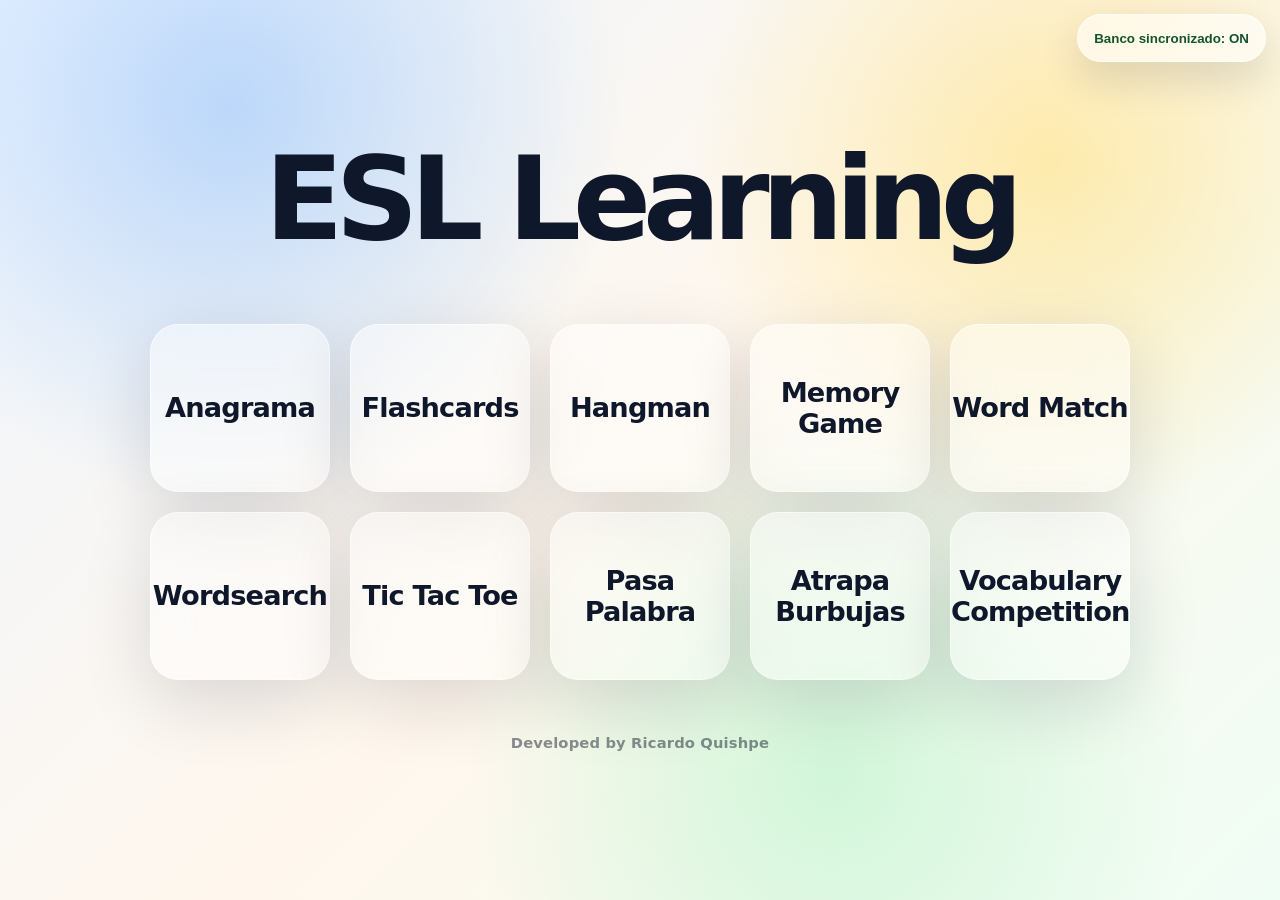
<file: index.html>
<!DOCTYPE html>
<html lang="es">
<head>
  <meta charset="UTF-8" />
  <meta name="viewport" content="width=device-width, initial-scale=1.0" />
  <title>ESL Learning</title>
  <script src="activity-bank-helper.js?v=20260520-syncfix"></script>
  <style>
    :root {
      --text: #0f172a;
      --glass: rgba(255,255,255,.44);
      --line: rgba(255,255,255,.55);
      --shadow: 0 22px 70px rgba(15, 23, 42, .14);
    }
    * { box-sizing: border-box; }
    html, body { min-height: 100%; margin: 0; }
    body {
      min-height: 100dvh;
      font-family: Inter, ui-sans-serif, system-ui, -apple-system, BlinkMacSystemFont, "Segoe UI", Arial, sans-serif;
      color: var(--text);
      background:
        radial-gradient(circle at 18% 12%, rgba(96,165,250,.38), transparent 30%),
        radial-gradient(circle at 82% 18%, rgba(250,204,21,.30), transparent 28%),
        radial-gradient(circle at 65% 86%, rgba(134,239,172,.34), transparent 32%),
        linear-gradient(135deg, #eff6ff 0%, #fff7ed 52%, #f0fdf4 100%);
      display: grid;
      place-items: center;
      padding: clamp(22px, 5vw, 64px);
      overflow-x: hidden;
    }
    .shell { width: min(980px, 100%); display: grid; gap: clamp(34px, 6vw, 72px); }
    header { text-align: center; }
    h1 {
      margin: 0;
      font-size: clamp(3rem, 11vw, 7.2rem);
      line-height: .9;
      letter-spacing: -.07em;
      font-weight: 900;
      text-wrap: balance;
    }
    .tiles {
      display: grid;
      grid-template-columns: repeat(auto-fit, minmax(170px, 1fr));
      gap: clamp(12px, 2.2vw, 20px);
    }
    .tile {
      min-height: clamp(120px, 18vw, 168px);
      border: 1px solid var(--line);
      border-radius: 28px;
      background: var(--glass);
      box-shadow: var(--shadow);
      backdrop-filter: blur(18px);
      -webkit-backdrop-filter: blur(18px);
      display: grid;
      place-items: center;
      text-decoration: none;
      color: #0f172a;
      transition: transform .18s ease, background .18s ease, box-shadow .18s ease;
    }
    .tile:hover {
      transform: translateY(-4px);
      background: rgba(255,255,255,.64);
      box-shadow: 0 28px 86px rgba(15, 23, 42, .18);
    }
    .tile span {
      font-size: clamp(1.15rem, 2.5vw, 1.7rem);
      font-weight: 850;
      letter-spacing: -.03em;
      text-align: center;
    }
    .return-activity-btn {
      position: fixed;
      right: max(14px, env(safe-area-inset-right));
      bottom: max(14px, env(safe-area-inset-bottom));
      z-index: 30;
      display: none;
      align-items: center;
      gap: 10px;
      min-height: 48px;
      max-width: min(320px, calc(100vw - 28px));
      border: 1px solid rgba(255,255,255,.62);
      border-radius: 999px;
      background: rgba(255,255,255,.46);
      color: #0f172a;
      box-shadow: 0 16px 42px rgba(15,23,42,.16);
      backdrop-filter: blur(16px);
      -webkit-backdrop-filter: blur(16px);
      padding: 10px 16px 10px 12px;
      font-weight: 850;
      cursor: pointer;
      transition: transform .16s ease, background .16s ease, box-shadow .16s ease;
    }
    .return-activity-btn.show { display: inline-flex; }
    .return-activity-btn:hover {
      transform: translateY(-2px) scale(1.015);
      background: rgba(255,255,255,.68);
      box-shadow: 0 20px 52px rgba(15,23,42,.20);
    }
    .return-activity-btn svg {
      width: 22px;
      height: 22px;
      fill: none;
      stroke: currentColor;
      stroke-width: 2;
      stroke-linecap: round;
      stroke-linejoin: round;
      flex: 0 0 auto;
    }
    .return-activity-btn span {
      overflow: hidden;
      text-overflow: ellipsis;
      white-space: nowrap;
    }
    .empty-message {
      text-align: center;
      font-weight: 800;
      color: #475569;
      background: rgba(255,255,255,.52);
      border: 1px solid rgba(255,255,255,.7);
      border-radius: 24px;
      padding: 22px;
      backdrop-filter: blur(14px);
    }
    .powered-by {
      text-align: center;
      font-size: clamp(.76rem, 1.8vw, .92rem);
      font-weight: 700;
      letter-spacing: .01em;
      color: rgba(15, 23, 42, .48);
      margin-top: -18px;
      user-select: none;
    }

    .sync-bank-btn {
      position: fixed;
      right: max(14px, env(safe-area-inset-right));
      top: max(14px, env(safe-area-inset-top));
      z-index: 35;
      min-height: 48px;
      border: 1px solid rgba(255,255,255,.68);
      border-radius: 999px;
      background: rgba(255,255,255,.58);
      color: #14532d;
      box-shadow: 0 16px 42px rgba(15,23,42,.14);
      backdrop-filter: blur(16px);
      -webkit-backdrop-filter: blur(16px);
      padding: 10px 16px;
      font-weight: 900;
      cursor: pointer;
      transition: transform .16s ease, background .16s ease, color .16s ease;
    }
    .sync-bank-btn.off { color: #7f1d1d; background: rgba(255,255,255,.42); }
    .sync-bank-btn:disabled { opacity: .72; cursor: wait; }
    .sync-bank-btn:hover { transform: translateY(-2px); background: rgba(255,255,255,.74); }

    @media (max-width: 520px) {
      body { align-items: start; padding-top: 58px; }
      .tiles { grid-template-columns: 1fr 1fr; }
      .tile { min-height: 112px; border-radius: 22px; }
      h1 { font-size: clamp(3.1rem, 16vw, 5rem); }
      .return-activity-btn { left: 12px; right: 12px; justify-content: center; }
      .sync-bank-btn { left: 12px; right: 12px; justify-content: center; }
    }
  </style>
</head>
<body>
  <main class="shell" aria-label="ESL Learning">
    <header><h1>ESL Learning</h1></header>
    <section class="tiles" id="activityTiles" aria-label="Actividades"></section>
    <footer class="powered-by">Developed by Ricardo Quishpe</footer>
  </main>

  <button class="return-activity-btn" id="returnActivityBtn" type="button" aria-label="Regresar a la actividad anterior">
    <svg viewBox="0 0 24 24" aria-hidden="true"><path d="M15 18l-6-6 6-6"/><path d="M9 12h12"/><path d="M5 5v14"/></svg>
    <span id="returnActivityText">Volver a la actividad</span>
  </button>

  <button class="sync-bank-btn" id="syncBankBtn" type="button" aria-pressed="true">Sincronizar banco: ON</button>

  <script>
    const fallbackActivities = [
      { title: "Anagrama", file: "Anagrama.html", enabled: true },
      { title: "Flashcards", file: "Flashcards.html", enabled: true },
      { title: "Hangman", file: "Hangman Game.html", enabled: true },
      { title: "Memory Game", file: "Memory Game.html", enabled: true },
      { title: "Word Match", file: "Word Match.html", enabled: true },
      { title: "Wordsearch", file: "Wordsearch.html", enabled: true }
    ];

    function renderActivities(activities) {
      const container = document.getElementById("activityTiles");
      const list = (activities || []).filter(activity => activity && activity.enabled !== false && activity.file && activity.title);
      container.innerHTML = "";
      if (!list.length) {
        container.innerHTML = '<div class="empty-message">No hay actividades activas.</div>';
        return;
      }
      list.forEach(activity => {
        const link = document.createElement("a");
        link.className = "tile";
        link.href = activity.file;
        link.innerHTML = `<span>${activity.title}</span>`;
        link.addEventListener("click", () => {
          try {
            sessionStorage.removeItem("ESL_HOME_FROM_ACTIVITY");
          } catch (error) {}
        });
        container.appendChild(link);
      });
    }

    function setupReturnButton() {
      const button = document.getElementById("returnActivityBtn");
      const label = document.getElementById("returnActivityText");
      let lastUrl = "";
      let lastTitle = "";
      let cameFromActivity = false;
      try {
        lastUrl = sessionStorage.getItem("ESL_LAST_ACTIVITY_URL") || "";
        lastTitle = sessionStorage.getItem("ESL_LAST_ACTIVITY_TITLE") || "";
        cameFromActivity = sessionStorage.getItem("ESL_HOME_FROM_ACTIVITY") === "1";
      } catch (error) {}

      if (!cameFromActivity && !lastUrl) return;
      if (lastTitle) label.textContent = `Volver a ${lastTitle}`;
      button.classList.add("show");

      button.addEventListener("click", () => {
        if (cameFromActivity && history.length > 1) {
          let fallbackTimer = null;
          const clearFallback = () => { if (fallbackTimer) clearTimeout(fallbackTimer); };
          window.addEventListener("pagehide", clearFallback, { once: true });
          fallbackTimer = setTimeout(() => {
            if (lastUrl) window.location.href = lastUrl;
          }, 450);
          history.back();
          return;
        }
        if (lastUrl) window.location.href = lastUrl;
      });
    }

    function getManifestSessionVersion() {
      try {
        let version = sessionStorage.getItem("ESL_MANIFEST_SESSION_VERSION");
        if (!version) {
          version = String(Date.now());
          sessionStorage.setItem("ESL_MANIFEST_SESSION_VERSION", version);
        }
        return version;
      } catch (error) {
        return String(Date.now());
      }
    }

    function readSessionManifest() {
      try {
        return JSON.parse(sessionStorage.getItem("ESL_SESSION_MANIFEST") || "null");
      } catch (error) {
        return null;
      }
    }

    function writeSessionManifest(manifest) {
      try {
        sessionStorage.setItem("ESL_SESSION_MANIFEST", JSON.stringify(manifest));
      } catch (error) {}
    }

    async function loadManifest() {
      try {
        const cachedManifest = readSessionManifest();
        if (cachedManifest && Array.isArray(cachedManifest.activities)) {
          renderActivities(cachedManifest.activities);
          return;
        }

        const response = await fetch(`activities-manifest.json?v=${encodeURIComponent(getManifestSessionVersion())}`, { cache: "no-store" });
        if (!response.ok) throw new Error("No manifest");
        const manifest = await response.json();
        writeSessionManifest(manifest);
        renderActivities(manifest.activities);
      } catch (error) {
        renderActivities(fallbackActivities);
      }
    }


    async function setupSyncButton() {
      const button = document.getElementById("syncBankBtn");
      if (!button) return;

      const getEnabled = () => {
        try {
          if (window.ESLBank && typeof window.ESLBank.isGitHubSyncEnabled === "function") {
            return window.ESLBank.isGitHubSyncEnabled();
          }
          return localStorage.getItem("ESL_SYNC_BANK_ON") !== "0";
        } catch (error) {
          return true;
        }
      };

      const setEnabled = (enabled) => {
        try {
          if (window.ESLBank && typeof window.ESLBank.setGitHubSyncEnabled === "function") {
            window.ESLBank.setGitHubSyncEnabled(enabled);
          } else {
            localStorage.setItem("ESL_SYNC_BANK_ON", enabled ? "1" : "0");
            sessionStorage.removeItem("ESL_SESSION_WORD_BANK");
            sessionStorage.removeItem("ESL_BANK_SESSION_VERSION");
          }
        } catch (error) {}
      };

      const render = (extraText = "") => {
        const enabled = getEnabled();
        button.classList.toggle("off", !enabled);
        button.setAttribute("aria-pressed", enabled ? "true" : "false");
        button.textContent = extraText || `Sincronizar banco: ${enabled ? "ON" : "OFF"}`;
        button.title = enabled
          ? "ON: al abrir, carga primero el WordBank actualizado de GitHub."
          : "OFF: al abrir, usa primero el WordBank local guardado en este navegador.";
      };

      button.addEventListener("click", async () => {
        const nextEnabled = !getEnabled();
        setEnabled(nextEnabled);
        render();

        if (nextEnabled && window.ESLBank && typeof window.ESLBank.loadFullBank === "function") {
          button.disabled = true;
          render("Sincronizando banco...");
          try {
            await window.ESLBank.loadFullBank({ priority: "github", forceRefresh: true });
            render("Banco sincronizado: ON");
            setTimeout(() => render(), 1200);
          } catch (error) {
            render("No se pudo sincronizar");
            setTimeout(() => render(), 1600);
          } finally {
            button.disabled = false;
          }
        }
      });

      render();

      if (getEnabled() && window.ESLBank && typeof window.ESLBank.loadFullBank === "function") {
        button.disabled = true;
        render("Sincronizando banco...");
        try {
          await window.ESLBank.loadFullBank({ priority: "github", forceRefresh: true });
          render("Banco sincronizado: ON");
          setTimeout(() => render(), 1200);
        } catch (error) {
          render("Sincronización no disponible");
          setTimeout(() => render(), 1600);
        } finally {
          button.disabled = false;
        }
      }
    }

    setupReturnButton();
    (async () => {
      await setupSyncButton();
      await loadManifest();
    })();
  </script>
</body>
</html>
</file>
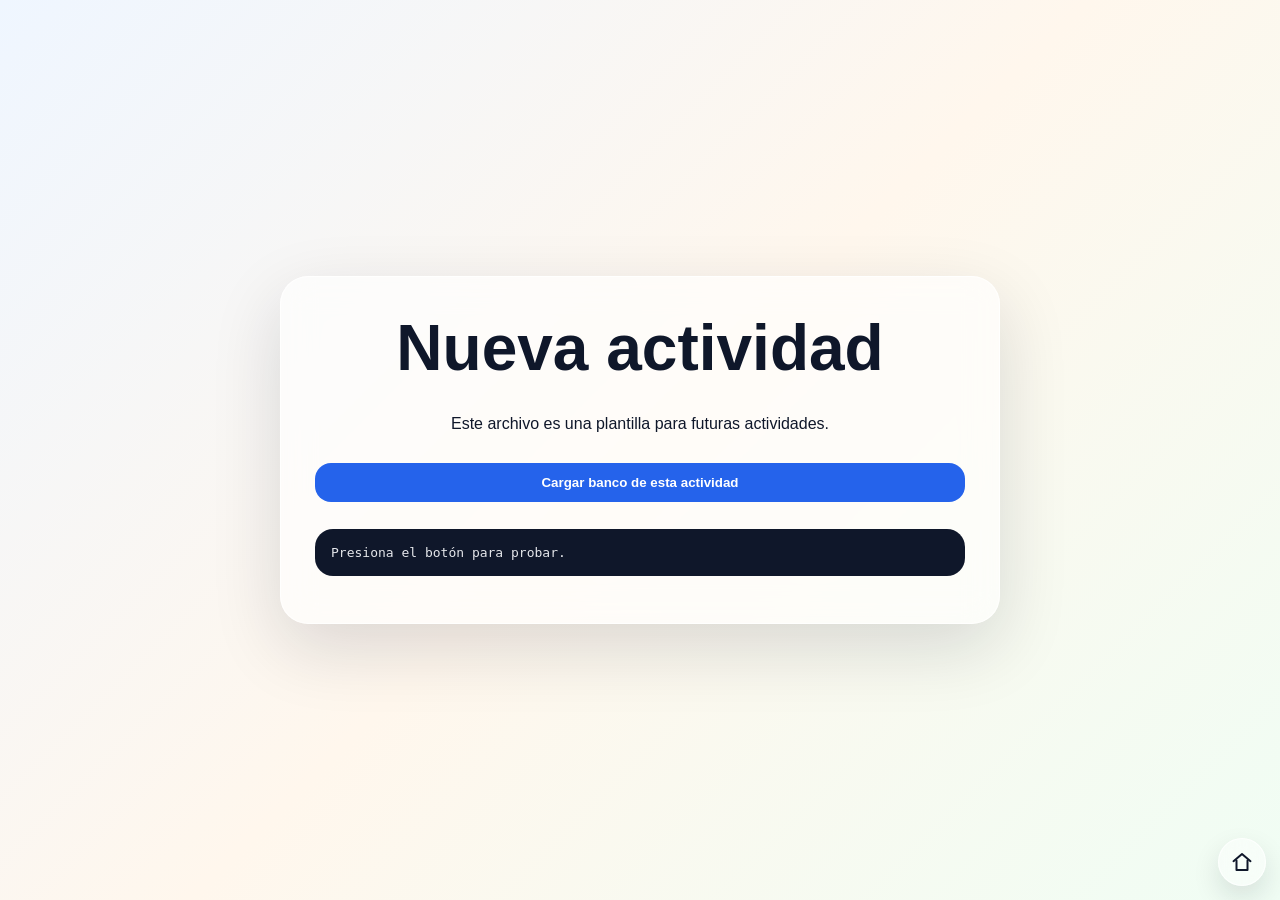
<file: activity-template.html>
<!DOCTYPE html>
<html lang="es">
<head>
  <meta charset="UTF-8" />
  <meta name="viewport" content="width=device-width, initial-scale=1.0" />
  <title>Nueva actividad</title>
  <script src="activity-bank-helper.js?v=20260520-syncfix"></script>
  <style>
    * { box-sizing: border-box; }
    body {
      margin: 0;
      min-height: 100dvh;
      font-family: Arial, sans-serif;
      background: linear-gradient(135deg, #eff6ff, #fff7ed, #f0fdf4);
      color: #0f172a;
      display: grid;
      place-items: center;
      padding: 24px;
    }
    .home-btn {
      position: fixed;
      right: max(14px, env(safe-area-inset-right));
      bottom: max(14px, env(safe-area-inset-bottom));
      width: 48px;
      height: 48px;
      border-radius: 999px;
      display: grid;
      place-items: center;
      background: rgba(255,255,255,.46);
      border: 1px solid rgba(255,255,255,.72);
      backdrop-filter: blur(14px);
      box-shadow: 0 12px 28px rgba(15,23,42,.12);
      color: #0f172a;
      text-decoration: none;
    }
    .card {
      width: min(720px, 100%);
      border-radius: 28px;
      background: rgba(255,255,255,.62);
      border: 1px solid rgba(255,255,255,.75);
      backdrop-filter: blur(16px);
      box-shadow: 0 24px 70px rgba(15,23,42,.14);
      padding: clamp(18px, 4vw, 34px);
      display: grid;
      gap: 14px;
      text-align: center;
    }
    h1 { margin: 0; font-size: clamp(2rem, 7vw, 4rem); }
    button {
      border: 0;
      border-radius: 16px;
      background: #2563eb;
      color: white;
      padding: 12px 16px;
      font-weight: 900;
      cursor: pointer;
    }
    pre {
      text-align: left;
      white-space: pre-wrap;
      background: #0f172a;
      color: #e5e7eb;
      border-radius: 18px;
      padding: 16px;
      overflow: auto;
    }
  </style>
</head>
<body>
  <a class="home-btn" href="index.html" aria-label="Inicio" id="homeBtn">
    <svg width="24" height="24" viewBox="0 0 24 24" fill="none" aria-hidden="true">
      <path d="M3.5 11.2 12 4l8.5 7.2" stroke="currentColor" stroke-width="2" stroke-linecap="round" stroke-linejoin="round"/>
      <path d="M6.5 10.5V20h11v-9.5" stroke="currentColor" stroke-width="2" stroke-linecap="round" stroke-linejoin="round"/>
    </svg>
  </a>

  <main class="card">
    <h1>Nueva actividad</h1>
    <p>Este archivo es una plantilla para futuras actividades.</p>
    <button id="loadBtn">Cargar banco de esta actividad</button>
    <pre id="output">Presiona el botón para probar.</pre>
  </main>

  <script>
    const ACTIVITY_ID = "nueva-actividad";

    document.getElementById("homeBtn").addEventListener("click", () => {
      try {
        sessionStorage.setItem("ESL_LAST_ACTIVITY_URL", window.location.href);
        sessionStorage.setItem("ESL_LAST_ACTIVITY_TITLE", document.title || "actividad");
        sessionStorage.setItem("ESL_HOME_FROM_ACTIVITY", "1");
      } catch (error) {}
    });

    document.getElementById("loadBtn").addEventListener("click", async () => {
      try {
        const activityBank = await ESLBank.getActivityBank(ACTIVITY_ID);
        document.getElementById("output").textContent = JSON.stringify(activityBank, null, 2);
      } catch (error) {
        document.getElementById("output").textContent = error.message;
      }
    });
  </script>
</body>
</html>
</file>
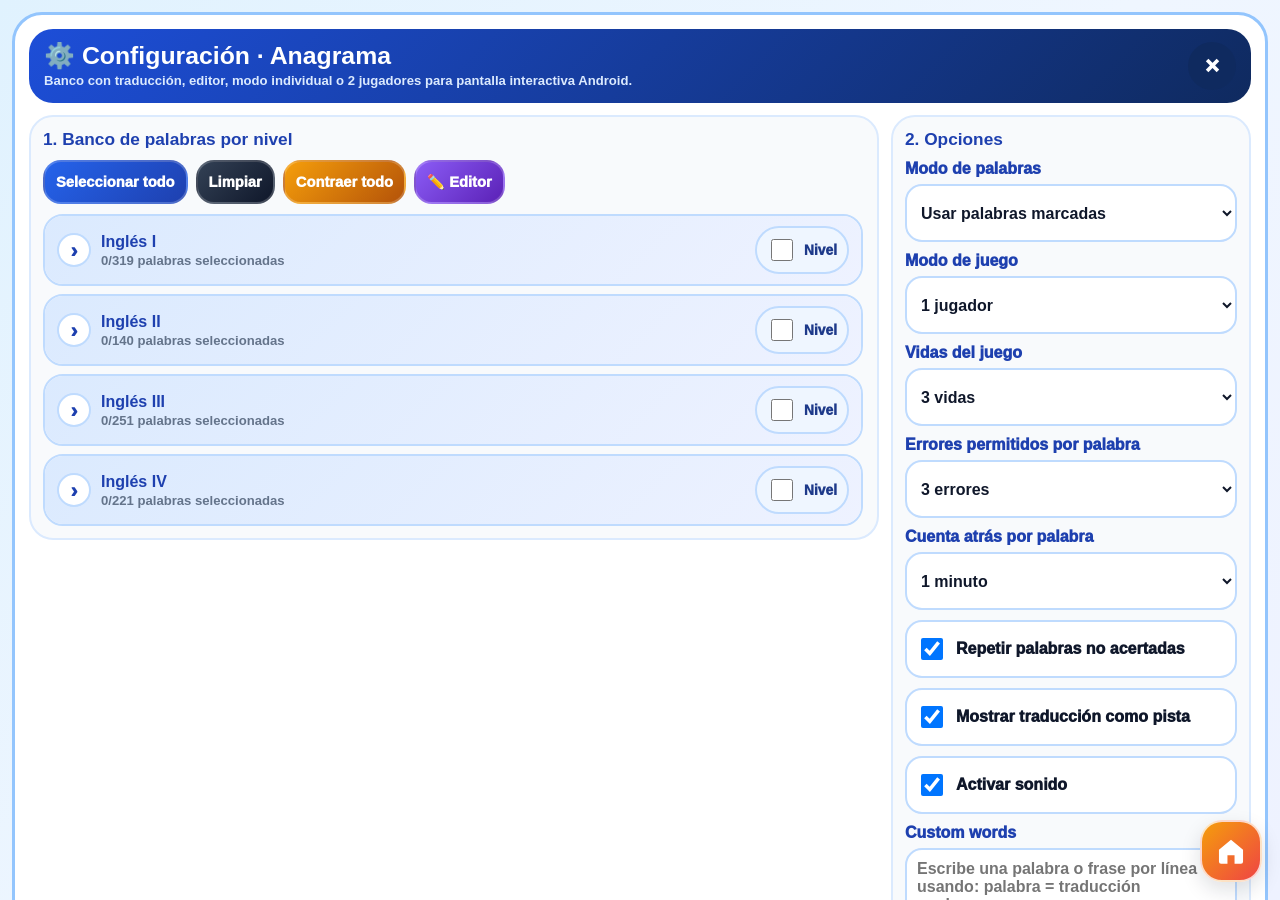
<file: Anagrama-17.html>
<!DOCTYPE html>
<html lang="es">
<head>
  <meta charset="UTF-8" />
  <meta name="viewport" content="width=device-width, initial-scale=1.0, maximum-scale=1.0, user-scalable=no, viewport-fit=cover" />
  <meta name="theme-color" content="#0f2a5f" />
  <script src="activity-bank-helper.js"></script>
  <title>Anagrama</title>
  <style>
    :root{
      --vh:100dvh; --ink:#0b1736; --muted:#61708d; --white:#fff;
      --blue:#2563eb; --blue2:#1d4ed8; --cyan:#06b6d4; --green:#16a34a;
      --orange:#f59e0b; --red:#ef4444; --violet:#7c3aed;
      --card:#ffffff; --soft:#eff6ff; --line:#bfdbfe; --shadow:0 8px 20px rgba(15,23,42,.13);
      --r:24px; --touch:58px;
    }
    *{box-sizing:border-box}
    html,body{width:100%;height:100%;margin:0;overflow:hidden;color:var(--ink);font-family:Arial,"Arial Rounded MT Bold",Helvetica,sans-serif;touch-action:manipulation;-webkit-text-size-adjust:100%}
    body{height:var(--vh);background:#0f2a5f}
    button,input,textarea,select{font:inherit}
    button{border:0;cursor:pointer;touch-action:manipulation;-webkit-tap-highlight-color:transparent;user-select:none}
    .hidden,[hidden]{display:none!important}.app{width:100vw;height:var(--vh);display:grid;grid-template-rows:1fr;overflow:hidden;padding:12px}
    .btn{min-height:var(--touch);border-radius:18px;background:linear-gradient(135deg,#2563eb,#1e40af);color:#fff;font-weight:1000;padding:10px 14px;border:2px solid rgba(255,255,255,.2);transition:transform .12s ease,opacity .12s ease;box-shadow:none}.btn:active,.btn.press{transform:scale(.96)}.btn.small{min-height:44px;padding:7px 11px;font-size:.92rem}.btn.green{background:linear-gradient(135deg,#22c55e,#15803d)}.btn.red{background:linear-gradient(135deg,#ef4444,#b91c1c)}.btn.dark{background:linear-gradient(135deg,#334155,#0f172a)}.btn.yellow{background:linear-gradient(135deg,#f59e0b,#b45309)}.btn.purple{background:linear-gradient(135deg,#8b5cf6,#5b21b6)}.btn.white{background:#fff;color:#1e40af;border-color:#bfdbfe}.btn:disabled{opacity:.5;cursor:not-allowed}
    .menu-fab{position:fixed;left:0;top:50%;transform:translateY(-50%);z-index:45;width:62px;min-height:126px;border-radius:0 24px 24px 0;background:linear-gradient(180deg,#2563eb,#0f2a5f);color:#fff;border:2px solid rgba(255,255,255,.5);border-left:0;font-weight:1000;box-shadow:none}
    .home-fab{position:fixed;right:max(18px,env(safe-area-inset-right));bottom:max(18px,env(safe-area-inset-bottom));z-index:120;width:62px;height:62px;border-radius:22px;background:linear-gradient(135deg,#f59e0b,#ef4444);display:grid;place-items:center;color:#fff;text-decoration:none;border:2px solid rgba(255,255,255,.75);box-shadow:var(--shadow)}.home-fab svg{width:34px;height:34px;fill:currentColor}.home-fab:active{transform:scale(.96)}.home-fab:hover{filter:brightness(1.05)}
    .drawer{position:fixed;z-index:60;left:0;top:0;bottom:0;width:min(430px,94vw);background:#f8fbff;border-right:3px solid #93c5fd;padding:14px;display:flex;flex-direction:column;gap:10px;overflow:auto;transform:translateX(-106%);transition:transform .22s ease;box-shadow:none}.drawer.open{transform:translateX(0)}
    .drawer-head{display:flex;align-items:center;justify-content:space-between;gap:10px;border-bottom:2px dashed #bfdbfe;padding-bottom:10px}.drawer h2{margin:0;color:#1e40af;font-size:1.45rem}.close-btn{width:48px;height:48px;border-radius:999px;background:#0f2a5f;color:white;font-size:1.5rem;font-weight:1000}.drawer-grid{display:grid;grid-template-columns:1fr 1fr;gap:8px}.drawer-info,.notice{border:2px solid #bfdbfe;border-radius:18px;background:#eff6ff;color:#1e3a8a;padding:10px;font-weight:900;line-height:1.3}
    .arena-root{height:100%;min-height:0;display:grid;grid-template-rows:auto minmax(0,1fr);gap:10px;border:2px solid rgba(255,255,255,.42);border-radius:30px;background:linear-gradient(135deg,rgba(14,165,233,.34),rgba(124,58,237,.28) 48%,rgba(245,158,11,.22));padding:12px;overflow:hidden}.game-top{display:grid;grid-template-columns:1fr auto;gap:12px;align-items:center;padding:12px 14px;border-radius:24px;background:linear-gradient(135deg,#0f3e99,#075985 56%,#7c2d12);border:2px solid rgba(255,255,255,.55)}.brand h1{margin:0;color:#fff;font-size:clamp(1.5rem,2.65vmin,3.2rem);line-height:1}.brand p{margin:4px 0 0;font-size:clamp(.88rem,1.3vmin,1.25rem);font-weight:900;color:#dff6ff}.hud{display:flex;gap:8px;flex-wrap:wrap;justify-content:flex-end}.pill{min-height:42px;display:inline-flex;align-items:center;justify-content:center;padding:8px 13px;border-radius:999px;background:#fff;color:#0f3e99;border:2px solid rgba(14,165,233,.45);font-weight:1000;white-space:nowrap;font-size:clamp(.82rem,1.22vmin,1.08rem)}
    .empty-state{height:100%;display:grid;place-items:center;text-align:center;color:#fff;padding:30px;border-radius:28px;background:linear-gradient(135deg,rgba(29,78,216,.88),rgba(8,145,178,.75),rgba(124,58,237,.74));border:2px solid rgba(255,255,255,.55)}.empty-state h1{font-size:clamp(2rem,4vmin,4.5rem);line-height:.98;margin:0 0 10px}.empty-state p{font-size:clamp(1rem,1.8vmin,1.7rem);font-weight:900;max-width:980px;margin:0 auto;color:#f8fafc}
    .players{min-height:0;min-width:0;display:grid;gap:12px;overflow:hidden}.players.one{grid-template-columns:minmax(0,1fr)}.players.two{grid-template-columns:minmax(0,1fr) minmax(0,1fr);gap:10px}.player-card{min-height:0;min-width:0;background:#ffffff;border:3px solid rgba(255,255,255,.95);border-radius:28px;padding:12px;display:grid;grid-template-rows:auto minmax(0,1fr) auto;gap:10px;overflow:hidden;position:relative;box-shadow:none}.player-card.p1{outline:3px solid rgba(37,99,235,.8)}.player-card.p2{outline:3px solid rgba(22,163,74,.78)}.player-head{display:grid;grid-template-columns:minmax(0,1fr) auto;gap:10px;align-items:center;padding:10px 12px;border-radius:20px;background:linear-gradient(135deg,#1d4ed8,#0891b2);border:2px solid rgba(255,255,255,.48);color:#fff}.p2 .player-head{background:linear-gradient(135deg,#15803d,#0d9488)}.player-head h2{margin:0;font-size:clamp(1.2rem,2vmin,2rem)}.player-head small{display:block;margin-top:2px;color:#e0f2fe;font-weight:900;font-size:clamp(.8rem,1.15vmin,1.05rem);max-width:60ch;overflow:hidden;text-overflow:ellipsis;white-space:nowrap}.game-host{min-height:0;overflow:auto;border-radius:24px;background:#dbeafe;border:3px solid rgba(37,99,235,.72);padding:12px;display:grid;align-content:center;justify-items:center;text-align:center;gap:14px}.game-host h3{font-size:clamp(1.8rem,4vmin,4rem);margin:0;color:#0f172a}.game-host p{font-size:clamp(1rem,1.6vmin,1.35rem);font-weight:900;margin:0;color:#334155}.engine-actions{display:flex;gap:10px;flex-wrap:wrap;justify-content:center}.option-grid{width:min(780px,100%);display:grid;grid-template-columns:repeat(auto-fit,minmax(160px,1fr));gap:10px}.option-btn{min-height:70px;border-radius:18px;background:#fff;border:3px solid #93c5fd;color:#0f172a;font-weight:1000;font-size:clamp(1rem,1.8vmin,1.35rem)}.option-btn.good{background:#16a34a;color:#fff;border-color:#86efac}.option-btn.bad{background:#e11d48;color:#fff;border-color:#fecdd3}.answer-input{width:min(560px,100%);min-height:64px;border:3px solid #93c5fd;border-radius:18px;padding:12px 16px;font-size:1.2rem;font-weight:900;text-align:center}.round-message{display:none;align-items:center;justify-content:space-between;gap:10px;padding:10px 12px;border-radius:20px;background:#f59e0b;border:2px solid #b45309;color:#451a03;font-weight:1000}.round-message.show{display:flex}.final-card{position:absolute;inset:12px;z-index:25;display:grid;place-items:center;text-align:center;border-radius:26px;background:linear-gradient(135deg,rgba(15,42,95,.95),rgba(37,99,235,.9),rgba(245,158,11,.86));color:#fff;border:2px solid rgba(255,255,255,.65);padding:24px}.final-card h2{font-size:clamp(2rem,5vmin,5.4rem);margin:0 0 8px}.final-card p{font-size:clamp(1rem,1.8vmin,1.7rem);font-weight:900;margin:0 0 18px;color:#f8fafc}.final-actions{display:flex;gap:10px;flex-wrap:wrap;justify-content:center}
    .setup-overlay{position:fixed;z-index:80;inset:0;background:linear-gradient(135deg,#e0f2fe,#eff6ff 52%,#eef2ff);display:none;overflow:auto;-webkit-overflow-scrolling:touch;padding:12px;overscroll-behavior:contain}.setup-overlay.show{display:grid;place-items:start center}.setup-card{width:min(1660px,calc(100vw - 24px));min-height:calc(var(--vh) - 24px);background:#fff;border:3px solid #93c5fd;border-radius:30px;padding:14px;display:grid;grid-template-rows:auto minmax(0,1fr);gap:12px;box-shadow:none}.setup-top{display:flex;align-items:center;justify-content:space-between;gap:12px;padding:13px 15px;border-radius:24px;background:linear-gradient(135deg,#1d4ed8,#0f2a5f);color:#fff}.setup-top h1{margin:0;font-size:clamp(1.55rem,2.75vmin,3rem);line-height:1}.setup-top p{margin:4px 0 0;color:#dbeafe;font-weight:900;font-size:clamp(.82rem,1.15vmin,1.1rem)}.setup-grid{min-height:0;display:grid;grid-template-columns:minmax(0,1.45fr) minmax(360px,.55fr);gap:12px;align-items:start}.setup-panel{min-height:0;background:#f8fafc;border:2px solid #dbeafe;border-radius:24px;padding:12px;display:grid;gap:10px;align-content:start;overflow:hidden}.setup-panel h3{margin:0;color:#1e40af;font-size:clamp(1.08rem,1.55vmin,1.45rem)}.action-row{display:flex;gap:8px;flex-wrap:wrap}.level-list{min-height:0;overflow:auto;display:grid;gap:8px;padding-right:2px}.level-card,.category-card{border:2px solid #bfdbfe;border-radius:20px;background:#fff;overflow:hidden}.level-head,.cat-head{width:100%;min-height:62px;display:grid;grid-template-columns:auto 1fr auto;gap:10px;align-items:center;text-align:left;padding:10px 12px;background:linear-gradient(135deg,#dbeafe,#eef2ff);color:#1e40af;font-weight:1000}.cat-head{background:#fff;color:#0f172a;border-bottom:1px solid #dbeafe}.arrow{width:34px;height:34px;border-radius:999px;display:grid;place-items:center;background:#fff;border:2px solid #bfdbfe;font-size:1.25rem}.level-card.open>.level-head .arrow,.category-card.open>.cat-head .arrow{transform:rotate(90deg)}.level-title,.cat-title{display:grid;gap:2px;min-width:0}.level-title strong,.cat-title strong{font-size:clamp(1rem,1.35vmin,1.28rem);overflow:hidden;text-overflow:ellipsis;white-space:nowrap}.level-title small,.cat-title small{font-size:.82rem;color:#64748b;font-weight:900}.select-box{display:flex;align-items:center;gap:8px;font-size:.86rem;color:#1e3a8a;background:#eff6ff;border:2px solid #bfdbfe;border-radius:999px;padding:8px 10px;white-space:nowrap}.select-box input,.word-chip input{width:22px;height:22px}.cat-list{display:grid;gap:8px;padding:8px;background:#f8fafc}.word-panel{padding:8px;background:#fff;display:grid;gap:8px}.word-grid{display:grid;grid-template-columns:repeat(auto-fill,minmax(150px,1fr));gap:7px}.word-chip{min-height:47px;display:flex;align-items:center;gap:8px;border:2px solid #dbeafe;background:#f8fafc;border-radius:999px;padding:8px 10px;font-weight:1000;color:#0f172a;overflow:hidden}.word-chip span{overflow:hidden;text-overflow:ellipsis;white-space:nowrap}.word-chip.on{background:#dcfce7;border-color:#86efac;color:#166534}.config-grid{display:grid;gap:10px;align-content:start}.field{display:grid;gap:6px;color:#1e40af;font-weight:1000}.field input,.field select,.field textarea,.editor-textarea{width:100%;min-height:var(--touch);border:2px solid #bfdbfe;border-radius:17px;background:#fff;color:#0f172a;padding:10px;font-weight:900;outline:0}.field textarea{min-height:126px;resize:vertical}.check{display:flex;align-items:center;gap:10px;min-height:var(--touch);padding:10px;border:2px solid #bfdbfe;border-radius:17px;background:#fff;color:#0f172a;font-weight:1000}.check input{width:22px;height:22px}.summary{border:2px solid #bfdbfe;border-radius:17px;background:#eff6ff;color:#1e3a8a;padding:10px;font-weight:1000;line-height:1.25}.status{border:2px solid #fde68a;background:#fef9c3;color:#713f12;border-radius:16px;padding:9px;font-weight:1000;min-height:42px}.status:empty{display:none}.editor-panel{display:none;border:2px solid #ddd6fe;background:#faf5ff;border-radius:22px;padding:10px;gap:10px}.editor-panel.show{display:grid}.editor-grid{display:grid;grid-template-columns:repeat(2,minmax(0,1fr));gap:10px}.editor-card{background:#fff;border:2px solid #ddd6fe;border-radius:18px;padding:10px;display:grid;gap:8px}.editor-card h4{margin:0;color:#5b21b6}.editor-textarea{min-height:210px;font-family:Consolas,Monaco,monospace;font-size:.9rem;line-height:1.35;resize:vertical;text-align:left;white-space:pre;overflow:auto}
    .pop{animation:pop .18s ease-out both}.shake{animation:shake .24s ease both}.banner-pop{animation:pop .18s ease-out both}@keyframes pop{0%{transform:scale(.93);opacity:.7}100%{transform:scale(1);opacity:1}}@keyframes shake{0%,100%{transform:translateX(0)}25%{transform:translateX(-6px)}50%{transform:translateX(6px)}75%{transform:translateX(-3px)}}@media (prefers-reduced-motion:reduce){*{animation:none!important;transition:none!important}}
    @media (max-width:1180px){.app{padding:8px}.setup-grid{grid-template-columns:1fr}.setup-card{height:auto;overflow:visible}.setup-panel{overflow:visible}.level-list{max-height:none}.players.two{grid-template-columns:1fr}.player-card{min-height:520px}.editor-grid{grid-template-columns:1fr}}
    @media (max-height:680px){:root{--touch:48px}.app{padding:8px}.arena-root{padding:8px;border-radius:22px}.game-top{padding:8px 10px}.brand p,.setup-top p{display:none}.player-card{padding:8px;border-radius:20px}.player-head{padding:7px 9px}.drawer{width:min(360px,94vw)}.level-head,.cat-head{min-height:50px;padding:7px 9px}.word-chip{min-height:42px}.setup-card{border-radius:20px;padding:8px}}


    /* =========================================================
       MOTOR VISUAL: ANAGRAMA
       ========================================================= */
    .anagram-wrap{width:min(1040px,100%);display:grid;gap:14px;align-content:center;justify-items:center;padding:4px}
    .anagram-hint-card{width:min(920px,100%);display:flex;flex-wrap:wrap;align-items:center;justify-content:center;gap:8px;border:3px solid #bfdbfe;border-radius:24px;background:linear-gradient(180deg,#ffffff,#eff6ff);padding:12px 14px;color:#1e3a8a;font-weight:1000;box-shadow:inset 0 -4px 0 rgba(37,99,235,.06);text-align:center}
    .anagram-hint-card strong{color:#5b21b6;font-size:1.18em}.anagram-hint-card span{color:#64748b}.anagram-word-note{font-size:clamp(.86rem,1.3vmin,1.08rem);color:#475569;font-weight:900;text-align:center;line-height:1.25}
    .anagram-board{width:100%;display:grid;gap:14px}.anagram-section{border:3px solid #bfdbfe;border-radius:24px;background:rgba(255,255,255,.88);padding:14px;display:grid;gap:10px;box-shadow:inset 0 -4px 0 rgba(37,99,235,.04)}
    .anagram-label{margin:0;color:#1e40af;font-weight:1000;font-size:clamp(.95rem,1.35vmin,1.15rem);text-align:center}.anagram-slots,.anagram-tiles{display:flex;flex-wrap:wrap;justify-content:center;align-items:center;gap:clamp(7px,1.1vmin,12px);min-height:clamp(68px,11vmin,116px)}
    .anagram-tile,.anagram-slot{width:clamp(44px,6.2vmin,76px);height:clamp(48px,6.8vmin,82px);border-radius:18px;display:inline-flex;align-items:center;justify-content:center;font-weight:1000;font-size:clamp(1.25rem,3.8vmin,2.8rem);line-height:1;user-select:none;touch-action:none;position:relative;will-change:transform}
    .anagram-tile{border:3px solid #93c5fd;background:linear-gradient(180deg,#ffffff,#dbeafe);color:#0f172a;cursor:pointer;box-shadow:0 9px 18px rgba(37,99,235,.16),inset 0 -4px 0 rgba(37,99,235,.09);transition:transform .12s ease,opacity .12s ease,filter .12s ease}.anagram-tile:hover:not(:disabled){transform:translateY(-2px) scale(1.03)}.anagram-tile:active,.anagram-tile.press{transform:scale(.92)}.anagram-tile.used{opacity:.23;filter:grayscale(.2);cursor:not-allowed;transform:scale(.92)}
    .anagram-slot{border:3px dashed #60a5fa;background:#fff;color:#16a34a;box-shadow:inset 0 -4px 0 rgba(15,23,42,.05)}.anagram-slot.filled{border-style:solid;border-color:#22c55e;background:#f0fdf4}.anagram-slot.drop-hover{border-color:#2563eb;transform:translateY(-2px) scale(1.04)}
    .anagram-fixed{min-width:clamp(18px,3vmin,38px);height:clamp(48px,6.8vmin,82px);display:inline-flex;align-items:center;justify-content:center;color:#64748b;font-size:clamp(1.15rem,3.4vmin,2.4rem);font-weight:1000}.anagram-actions{display:flex;gap:10px;flex-wrap:wrap;justify-content:center}.anagram-mini{font-size:.92rem;color:#1e3a8a;font-weight:1000;text-align:center}.anagram-ok{animation:pop .22s ease both}.anagram-bad{animation:shake .28s ease both}.anagram-wrong-flash,.feedback-bad{animation:shake .24s ease both;background:linear-gradient(180deg,#ffe4e6,#fecdd3)!important;border-color:#fb7185!important}.anagram-right-pop,.feedback-good{animation:anagramJump .26s ease both}.feedback-good{background:linear-gradient(180deg,#f0fdf4,#dcfce7)!important;border-color:#22c55e!important;color:#166534!important}.anagram-drag-ghost{position:fixed;z-index:9999;pointer-events:none;transform:translate3d(-9999px,-9999px,0) scale(1.08);opacity:.97;box-shadow:0 18px 34px rgba(37,99,235,.28),inset 0 -4px 0 rgba(37,99,235,.11)}.game-host{position:relative}.anagram-feedback-burst{position:absolute;left:50%;top:50%;z-index:30;width:clamp(72px,10vmin,118px);height:clamp(72px,10vmin,118px);display:grid;place-items:center;border-radius:999px;color:#fff;font-size:clamp(2rem,5.4vmin,3.8rem);font-weight:1000;line-height:1;pointer-events:none;box-shadow:0 16px 32px rgba(15,23,42,.22);animation:anagramBurst .46s ease both}.anagram-feedback-burst.good{background:linear-gradient(135deg,#22c55e,#15803d)}.anagram-feedback-burst.bad{background:linear-gradient(135deg,#fb7185,#be123c)}.feedback-good::after,.feedback-bad::after{position:absolute;right:-8px;top:-10px;width:clamp(22px,3vmin,32px);height:clamp(22px,3vmin,32px);display:grid;place-items:center;border-radius:999px;color:white;font-size:clamp(.9rem,1.8vmin,1.2rem);font-weight:1000;box-shadow:0 6px 14px rgba(15,23,42,.18)}.feedback-good::after{content:"✓";background:#22c55e}.feedback-bad::after{content:"×";background:#ef4444}
    @keyframes anagramJump{0%{transform:scale(.92)}55%{transform:translateY(-8px) scale(1.09)}100%{transform:translateY(0) scale(1)}}
    @keyframes anagramBurst{0%{transform:translate(-50%,-50%) scale(.5);opacity:0}55%{transform:translate(-50%,-50%) scale(1.08);opacity:1}100%{transform:translate(-50%,-50%) scale(.86);opacity:0}}
    .players.two .anagram-wrap{gap:9px}.players.two .anagram-board{gap:9px}.players.two .anagram-section{padding:10px;border-radius:20px}.players.two .anagram-hint-card{padding:9px 10px;border-radius:20px;font-size:.95rem}.players.two .anagram-slots,.players.two .anagram-tiles{gap:clamp(4px,.75vmin,8px);min-height:clamp(54px,8.5vmin,90px)}.players.two .anagram-tile,.players.two .anagram-slot{width:clamp(34px,4.8vmin,60px);height:clamp(38px,5.4vmin,66px);font-size:clamp(1rem,2.7vmin,2rem);border-radius:14px}.players.two .anagram-fixed{height:clamp(38px,5.4vmin,66px);min-width:clamp(12px,2vmin,28px)}
    /* Rendimiento Android 65-75": menos repintado y toque inmediato */
    .anagram-tile,.anagram-slot{
      box-shadow:none;
      transition:background .06s linear,border-color .06s linear,color .06s linear,opacity .06s linear;
      will-change:auto;
    }
    .anagram-tile:hover:not(:disabled){transform:none}
    .anagram-tile:active,.anagram-tile.press{transform:scale(.96)}
    .anagram-feedback-burst{
      box-shadow:none;
      animation:anagramBurst .32s ease both;
    }
    .feedback-good::after,.feedback-bad::after{box-shadow:none}
    .players.two .anagram-feedback-burst{width:clamp(54px,7vmin,82px);height:clamp(54px,7vmin,82px)}
    @media (max-width:720px){.anagram-tile,.anagram-slot{width:clamp(38px,11vw,64px);height:clamp(42px,12vw,70px)}.anagram-section{padding:10px}.anagram-slots,.anagram-tiles{gap:7px}}
    .word-chip small{display:none!important}.anagram-hint-card span{color:#64748b}.anagram-hint-card strong{color:#5b21b6;font-size:1.18em}
  </style>
</head>
<body>
  <button class="menu-fab" id="menuBtn" type="button" aria-label="Abrir menú">☰<br>Menú</button>
  <a class="home-fab" id="homeBtn" href="index.html" aria-label="Volver al inicio"><svg viewBox="0 0 24 24" aria-hidden="true"><path d="M3.5 11.2 12 4l8.5 7.2v8.3a1.5 1.5 0 0 1-1.5 1.5h-4.5v-6h-5v6H5a1.5 1.5 0 0 1-1.5-1.5z"/></svg></a>
  <aside class="drawer" id="drawer" aria-hidden="true">
    <div class="drawer-head"><h2 id="drawerTitle">🎮 Juego ESL</h2><button class="close-btn" id="drawerClose" type="button">×</button></div>
    <div class="drawer-info" id="drawerProgress">Sin juego activo</div>
    <div class="drawer-info" id="drawerLives">Vidas: —</div>
    <div class="drawer-info" id="drawerScore">Puntaje: —</div>
    <div class="drawer-grid">
      <button class="btn green" id="openConfigBtn" type="button">Configurar</button>
      <button class="btn" id="restartBtn" type="button">Reiniciar</button>
      <button class="btn dark" id="repeatBtn" type="button">Repetir ronda</button>
      <button class="btn red" id="revealBtn" type="button">Revelar</button>
      <button class="btn" id="fullscreenBtn" type="button">Pantalla completa</button>
      <button class="btn dark" id="soundBtn" type="button">Sonido: ON</button>
    </div>
    <div class="notice">Anagrama reconstruido con banco de traducciones: word = translation, GitHub, editor, Home y descarga JSON completa.</div>
  </aside>

  <main class="app">
    <section class="arena-root" id="arenaRoot"></section>
  </main>

  <section class="setup-overlay show" id="setupOverlay" aria-hidden="false">
    <div class="setup-card">
      <div class="setup-top">
        <div><h1 id="setupTitle">⚙️ Configuración del juego</h1><p>Banco con traducción, editor, modo individual o 2 jugadores para pantalla interactiva Android.</p></div>
        <button class="close-btn" id="closeSetupBtn" type="button">×</button>
      </div>
      <div class="setup-grid">
        <section class="setup-panel">
          <h3>1. Banco de palabras por nivel</h3>
          <div class="action-row">
            <button class="btn small" id="selectAllBtn" type="button">Seleccionar todo</button>
            <button class="btn small dark" id="clearAllBtn" type="button">Limpiar</button>
            <button class="btn small yellow" id="collapseBtn" type="button">Contraer todo</button>
            <button class="btn small purple" id="editModeBtn" type="button">✏️ Editor</button>
          </div>
          <div class="editor-panel" id="editorPanel">
            <div class="notice">Formato: <b>Categoría: Pets</b> y debajo <b>dog = perro</b>. En el editor se muestra limpio, sin códigos internos.</div>
            <div class="editor-grid" id="editorGrid"></div>
            <div class="action-row"><button class="btn green" id="downloadWordBankBtn" type="button">Descargar WordBank completo</button></div>
          </div>
          <div class="level-list" id="levelList"></div>
        </section>
        <aside class="setup-panel">
          <h3>2. Opciones</h3>
          <div class="config-grid">
            <label class="field">Modo de palabras
              <select id="wordMode"><option value="manual">Usar palabras marcadas</option><option value="random5">Generar al azar 5 palabras</option><option value="random10">Generar al azar 10 palabras</option><option value="random15">Generar al azar 15 palabras</option><option value="random20">Generar al azar 20 palabras</option></select>
            </label>
            <label class="field">Modo de juego
              <select id="playerMode"><option value="1">1 jugador</option><option value="2">2 jugadores</option></select>
            </label>
            <label class="field">Vidas del juego
              <select id="livesSelect"><option value="1">1 vida</option><option value="2">2 vidas</option><option value="3" selected>3 vidas</option></select>
            </label>
            <label class="field">Errores permitidos por palabra
              <select id="mistakeLimitSelect"><option value="1">1 error</option><option value="2">2 errores</option><option value="3" selected>3 errores</option><option value="4">4 errores</option><option value="5">5 errores</option></select>
            </label>
            <label class="field">Cuenta atrás por palabra
              <select id="countdownSelect"><option value="60" selected>1 minuto</option><option value="120">2 minutos</option><option value="180">3 minutos</option><option value="0">Sin tiempo</option></select>
            </label>
            <label class="check"><input type="checkbox" id="repeatMissedWords" checked> Repetir palabras no acertadas</label>
            <label class="check"><input type="checkbox" id="categoryHintEnabled" checked> Mostrar traducción como pista</label>
            <label class="check"><input type="checkbox" id="soundEnabled" checked> Activar sonido</label>
            <label class="field">Custom words
              <textarea id="customWords" placeholder="Escribe una palabra o frase por línea usando: palabra = traducción&#10;apple = manzana&#10;school bag = mochila&#10;English class = clase de inglés"></textarea>
            </label>
            <div class="summary" id="setupSummary">Seleccionadas: 0 · Custom: 0 · Se jugarán: 0</div>
            <div class="summary" id="splitSummary">Jugador 1: 0 palabras · Jugador 2: 0 palabras</div>
            <div class="status" id="setupStatus"></div>
            <button class="btn green" id="startGameBtn" type="button">Iniciar juego</button>
          </div>
        </aside>
      </div>
    </div>
  </section>

<script>
(() => {
  "use strict";

  /* =========================================================
     CAMBIAR AQUÍ PARA CADA HTML NUEVO
     El id debe coincidir con activities-manifest.json y word-bank-esl-english.json > activities.
     ========================================================= */
  const ACTIVITY_CONFIG = {
    id: "anagrama",
    title: "Anagrama",
    file: "Anagrama.html",
    bankType: "pairs",
    usesTranslation: true,
    entryFormat: "word=translation"
  };

  /* =========================================================
     MOTOR DEL JUEGO: REEMPLAZA SOLO ESTE BLOQUE EN CADA JUEGO
     La plataforma entrega player.current = { word, translation, level, category, raw }.
     Usa api.finish(player, true|false), api.next(player), api.beep(), api.vibrate().
     ========================================================= */
  const GAME_ENGINE = (() => {
    const ANAGRAM_PERFORMANCE = {
      // En pantallas Android grandes, el toque inmediato se siente mucho más fluido que esperar al click.
      fastTouchPlacement: true,
      // El fantasma de arrastre obliga a cálculos de tamaño y repaint continuo; se desactiva para bajo consumo.
      dragGhostEnabled: false,
      // El resaltado del slot durante el arrastre recorre el DOM en cada movimiento; se deja apagado.
      hoverWhileDragging: false
    };
    const roundState = new WeakMap();

    function escapeMini(v) {
      return String(v ?? "").replace(/[&<>"']/g, ch => ({"&":"&amp;","<":"&lt;",">":"&gt;","\"":"&quot;","'":"&#39;"}[ch]));
    }

    function fold(v) {
      return String(v || "").normalize("NFD").replace(/[\u0300-\u036f]/g, "").toLowerCase();
    }

    function sameChar(a, b) {
      return fold(a) === fold(b);
    }

    function isMovableChar(ch) {
      try { return /[\p{L}\p{N}]/u.test(ch); }
      catch (e) { return /[A-Za-z0-9ÁÉÍÓÚÜÑáéíóúüñ]/.test(ch); }
    }

    function splitWord(word) {
      const chars = Array.from(String(word || "").trim());
      const slots = [];
      const sourceTiles = [];
      chars.forEach((ch, index) => {
        if (isMovableChar(ch)) {
          const id = `t${index}_${Math.random().toString(36).slice(2, 7)}`;
          const tile = { id, ch, sourceIndex: index, used: false };
          sourceTiles.push(tile);
          slots.push({ type: "slot", expected: ch, tileId: null });
        } else {
          slots.push({ type: "fixed", ch });
        }
      });
      return { slots, sourceTiles };
    }

    function shuffledTiles(tiles) {
      const copy = tiles.slice();
      for (let i = copy.length - 1; i > 0; i--) {
        const j = Math.floor(Math.random() * (i + 1));
        [copy[i], copy[j]] = [copy[j], copy[i]];
      }
      const original = tiles.map(t => t.ch).join("");
      const mixed = copy.map(t => t.ch).join("");
      if (copy.length > 2 && original === mixed) copy.push(copy.shift());
      return copy;
    }

    function byId(data, id) { return data.tiles.find(tile => tile.id === id); }
    function isComplete(data) { return data.slots.every(slot => slot.type === "fixed" || Boolean(slot.tileId)); }
    function firstEmptySlotIndex(data) { return data.slots.findIndex(slot => slot.type === "slot" && !slot.tileId); }

    function setFeedback(el, good) {
      if (!el) return;
      el.classList.remove("anagram-ok", "anagram-bad", "anagram-right-pop", "anagram-wrong-flash", "feedback-good", "feedback-bad");
      el.classList.add(good ? "feedback-good" : "feedback-bad");
      setTimeout(() => el.classList.remove("feedback-good", "feedback-bad"), 320);
    }

    function flashRoundFeedback(host, good) {
      if (!host) return;
      let badge = host.querySelector(".anagram-feedback-burst");
      if (!badge) {
        badge = document.createElement("div");
        badge.className = "anagram-feedback-burst";
        host.appendChild(badge);
      }
      badge.className = "anagram-feedback-burst " + (good ? "good" : "bad");
      badge.textContent = good ? "✓" : "×";
      clearTimeout(badge._removeTimer);
      badge._removeTimer = setTimeout(() => badge.remove(), 360);
    }

    function updateAnagramNote(host, data) {
      const note = host.querySelector(".anagram-mini");
      if (!note || !data) return;
      const placed = data.slots.filter(s => s.type === "slot" && s.tileId).length;
      note.textContent = `${placed}/${data.sourceTiles.length} letras · Errores ${data.mistakes}/${data.limit}`;
    }

    function renderBoard(player, host, api) {
      const data = roundState.get(player);
      if (!data) return;
      const slotsBox = host.querySelector(".anagram-slots");
      const tilesBox = host.querySelector(".anagram-tiles");
      const note = host.querySelector(".anagram-mini");
      if (!slotsBox || !tilesBox) return;

      slotsBox.innerHTML = "";
      data.slots.forEach((slot, index) => {
        if (slot.type === "fixed") {
          const fixed = document.createElement("span");
          fixed.className = "anagram-fixed";
          fixed.textContent = slot.ch === " " ? "·" : slot.ch;
          fixed.setAttribute("aria-label", slot.ch === " " ? "espacio" : slot.ch);
          slotsBox.appendChild(fixed);
          return;
        }
        const box = document.createElement("span");
        box.className = "anagram-slot" + (slot.tileId ? " filled" : "");
        box.dataset.slot = String(index);
        const tile = byId(data, slot.tileId);
        box.textContent = tile ? tile.ch : "";
        slotsBox.appendChild(box);
      });

      tilesBox.innerHTML = "";
      data.tiles.forEach(tile => {
        const btn = document.createElement("button");
        btn.type = "button";
        btn.className = "anagram-tile" + (tile.used ? " used" : "");
        btn.textContent = tile.ch;
        btn.dataset.tile = tile.id;
        btn.disabled = tile.used || player.roundDone;
        enableDrag(btn, player, host, api, tile.id);
        tilesBox.appendChild(btn);
      });

      updateAnagramNote(host, data);
    }

    function penalize(player, host, api, tileId, slotIndex) {
      const data = roundState.get(player);
      if (!data || player.roundDone) return;
      data.mistakes++;
      const tileEl = host.querySelector(`[data-tile="${tileId}"]`);
      const slotEl = Number.isInteger(slotIndex) ? host.querySelector(`[data-slot="${slotIndex}"]`) : host.querySelector(".anagram-slots");
      setFeedback(tileEl, false);
      setFeedback(slotEl, false);
      flashRoundFeedback(host, false);
      host.classList.add("shake");
      setTimeout(() => host.classList.remove("shake"), 240);
      api.beep(150, 70);
      api.vibrate([18, 12, 18]);
      updateAnagramNote(host, data);
      if (data.mistakes >= data.limit) {
        setTimeout(() => api.finish(player, false), 120);
      }
    }

    function tryTile(player, host, api, tileId, slotIndex) {
      const data = roundState.get(player);
      if (!data || player.roundDone) return;
      const tile = byId(data, tileId);
      const slot = data.slots[slotIndex];
      if (!tile || tile.used || !slot || slot.type !== "slot" || slot.tileId) return;

      if (!sameChar(tile.ch, slot.expected)) {
        penalize(player, host, api, tileId, slotIndex);
        return;
      }

      slot.tileId = tileId;
      tile.used = true;
      api.beep(760, 42);
      api.vibrate(8);

      const slotEl = host.querySelector(`[data-slot="${slotIndex}"]`);
      const tileEl = host.querySelector(`[data-tile="${tileId}"]`);
      if (slotEl) {
        slotEl.textContent = tile.ch;
        slotEl.classList.add("filled");
      }
      if (tileEl) {
        tileEl.classList.add("used");
        tileEl.disabled = true;
      }
      updateAnagramNote(host, data);
      setFeedback(slotEl, true);
      setFeedback(tileEl, true);
      flashRoundFeedback(host, true);
      if (isComplete(data)) {
        setTimeout(() => api.finish(player, true), 160);
      }
    }

    function clearAnswer(player, host, api) {
      const data = roundState.get(player);
      if (!data || player.roundDone) return;
      data.slots.forEach(slot => { if (slot.type === "slot") slot.tileId = null; });
      data.tiles.forEach(tile => { tile.used = false; });
      api.beep(300, 55);
      renderBoard(player, host, api);
    }

    function enableDrag(btn, player, host, api, tileId) {
      let ghost = null;
      let activePointer = null;
      let startX = 0;
      let startY = 0;
      let dragging = false;
      const DRAG_THRESHOLD = 10;

      let currentHover = null;
      const clearHover = () => {
        if (currentHover) currentHover.classList.remove("drop-hover");
        currentHover = null;
      };

      const makeGhost = ev => {
        if (!ANAGRAM_PERFORMANCE.dragGhostEnabled || ghost) return;
        ghost = btn.cloneNode(true);
        ghost.classList.add("anagram-drag-ghost");
        ghost.disabled = true;
        document.body.appendChild(ghost);
        moveGhost(ev);
      };

      const moveGhost = ev => {
        if (ghost) {
          ghost.style.transform = `translate3d(${ev.clientX - 28}px, ${ev.clientY - 28}px, 0) scale(1.04)`;
        }
        if (!ANAGRAM_PERFORMANCE.hoverWhileDragging) return;
        const target = document.elementFromPoint(ev.clientX, ev.clientY)?.closest?.(".anagram-slot");
        if (target !== currentHover) {
          clearHover();
          if (target && host.contains(target) && !target.textContent.trim()) {
            currentHover = target;
            currentHover.classList.add("drop-hover");
          }
        }
      };

      const cleanup = () => {
        clearHover();
        btn.classList.remove("press");
        if (ghost) ghost.remove();
        ghost = null;
        activePointer = null;
        dragging = false;
      };

      const finishPointer = ev => {
        if (activePointer !== ev.pointerId) return;
        ev.preventDefault?.();
        const data = roundState.get(player);
        const target = dragging
          ? document.elementFromPoint(ev.clientX, ev.clientY)?.closest?.(".anagram-slot")
          : null;
        const slotIndex = target && host.contains(target)
          ? Number(target.dataset.slot)
          : firstEmptySlotIndex(data || { slots: [] });
        cleanup();
        if (!player.roundDone && Number.isInteger(slotIndex) && slotIndex >= 0) {
          tryTile(player, host, api, tileId, slotIndex);
        }
      };

      btn.addEventListener("pointerdown", ev => {
        if (btn.disabled || player.roundDone || activePointer !== null) return;
        ev.preventDefault?.();

        if (ANAGRAM_PERFORMANCE.fastTouchPlacement && (ev.pointerType === "touch" || ev.pointerType === "pen")) {
          const data = roundState.get(player);
          tryTile(player, host, api, tileId, firstEmptySlotIndex(data || { slots: [] }));
          return;
        }

        activePointer = ev.pointerId;
        startX = ev.clientX;
        startY = ev.clientY;
        dragging = false;
        btn.classList.add("press");
        btn.setPointerCapture?.(activePointer);
      }, { passive: false });

      btn.addEventListener("pointermove", ev => {
        if (activePointer !== ev.pointerId) return;
        const dx = ev.clientX - startX;
        const dy = ev.clientY - startY;
        if (!dragging && Math.hypot(dx, dy) >= DRAG_THRESHOLD) {
          dragging = true;
          makeGhost(ev);
        }
        if (dragging) {
          ev.preventDefault?.();
          if (ANAGRAM_PERFORMANCE.dragGhostEnabled || ANAGRAM_PERFORMANCE.hoverWhileDragging) moveGhost(ev);
        }
      }, { passive: false });

      btn.addEventListener("pointerup", finishPointer, { passive: false });
      btn.addEventListener("pointercancel", ev => {
        if (activePointer !== ev.pointerId) return;
        cleanup();
      });

      if (!window.PointerEvent) {
        btn.addEventListener("click", () => {
          const data = roundState.get(player);
          tryTile(player, host, api, tileId, firstEmptySlotIndex(data || { slots: [] }));
        });
      }
    }

    return {
      renderRound(player, host, api) {
        const entry = player.current;
        const parsed = splitWord(entry.word);
        const data = {
          slots: parsed.slots,
          sourceTiles: parsed.sourceTiles,
          tiles: shuffledTiles(parsed.sourceTiles),
          mistakes: 0,
          limit: Math.max(1, Number(api.settings.mistakeLimit || 3))
        };
        roundState.set(player, data);
        const hint = api.settings.showTranslation && entry.translation
          ? `<strong>${escapeMini(entry.translation)}</strong>`
          : "Ordena las letras";
        host.innerHTML = `
          <div class="anagram-wrap">
            <div class="anagram-hint-card">${hint}</div>
            <div class="anagram-board">
              <section class="anagram-section">
                <p class="anagram-label">Respuesta</p>
                <div class="anagram-slots"></div>
              </section>
              <section class="anagram-section">
                <p class="anagram-label">Letras mezcladas</p>
                <div class="anagram-tiles"></div>
              </section>
            </div>
            <div class="anagram-actions">
              <button class="btn dark clear-anagram" type="button">Limpiar</button>
            </div>
            <div class="anagram-mini"></div>
          </div>`;
        host.querySelector(".clear-anagram").addEventListener("click", () => clearAnswer(player, host, api));
        renderBoard(player, host, api);
      },
      reveal(player) {
        const entry = player.current;
        return entry.translation ? `${entry.word} = ${entry.translation}` : entry.word;
      },
      resetRound(player, api) {
        roundState.delete(player);
        api.renderPlayer(player);
      }
    };
  })();

  const LEVELS = ["Inglés I", "Inglés II", "Inglés III", "Inglés IV"];
  const STORAGE_FULL_BANK = "ESL_WORD_BANK_PLATFORM_SNAPSHOT";
  const STORAGE_ACTIVITY_PREFIX = "ESL_ACTIVITY_BANK_";
  const EMBEDDED_BANK = {
    "Inglés I": { "Example": [
      { "word": "apple", "translation": "manzana" },
      { "word": "book", "translation": "libro" },
      { "word": "dog", "translation": "perro" },
      { "word": "cat", "translation": "gato" }
    ] },
    "Inglés II": {}, "Inglés III": {}, "Inglés IV": {}
  };

  const UI = {};
  const state = {
    bank: normalizeBank(EMBEDDED_BANK), selected:new Set(), expandedLevels:new Set(), expandedCategories:new Set(), editMode:false,
    game:null, timer:null, sound:true, audioCtx:null, lastPlaylist:[]
  };

  const ids = ["menuBtn","drawer","drawerClose","drawerProgress","drawerLives","drawerScore","openConfigBtn","restartBtn","repeatBtn","revealBtn","fullscreenBtn","soundBtn","arenaRoot","setupOverlay","closeSetupBtn","selectAllBtn","clearAllBtn","collapseBtn","editModeBtn","editorPanel","editorGrid","downloadWordBankBtn","levelList","wordMode","playerMode","livesSelect","mistakeLimitSelect","countdownSelect","repeatMissedWords","categoryHintEnabled","soundEnabled","customWords","setupSummary","splitSummary","setupStatus","homeBtn","drawerTitle","setupTitle","startGameBtn"];
  function $(id){ return document.getElementById(id); }
  function cacheDom(){ ids.forEach(id=>UI[id]=$(id)); }
  function updateViewport(){ const h=Math.round((window.visualViewport&&window.visualViewport.height)||window.innerHeight||720); document.documentElement.style.setProperty("--vh", h+"px"); }
  function escapeHtml(v){ return String(v??"").replace(/[&<>"']/g,ch=>({"&":"&amp;","<":"&lt;",">":"&gt;","\"":"&quot;","'":"&#39;"}[ch])); }
  function normalizeText(v){ return String(v||"").normalize("NFD").replace(/[\u0300-\u036f]/g,"").trim().toLowerCase().replace(/\s+/g," "); }
  function cleanCategoryName(v){ const text=String(v||"").trim().replace(/\s+/g," " ); const marker="__WB_LEVEL__"; const i=text.indexOf(marker); if(i>0) return text.slice(i+marker.length).trim()||"General"; return text.replace(/^\s*(?:English|Ingl[eé]s)\s*(?:I|II|III|IV|[1-4])\s*[:\-–—|]\s*/i,"") || "General"; }
  function toSpanishLevel(level){ const s=String(level||"").normalize("NFD").replace(/[\u0300-\u036f]/g,"").toLowerCase(); if(/iv|4/.test(s)) return "Inglés IV"; if(/iii|3/.test(s)) return "Inglés III"; if(/ii|2/.test(s)) return "Inglés II"; return "Inglés I"; }
  function getWord(entry){
    if(typeof entry==="string"){
      const raw=entry.trim();
      const m=raw.match(/^(.+?)\s*=\s*(.+)$/);
      return (m?m[1]:raw).trim();
    }
    if(entry&&typeof entry==="object") return String(entry.word||entry.en||entry.english||entry.term||entry.text||"").trim();
    return String(entry||"").trim();
  }
  function getTranslation(entry){ if(entry&&typeof entry==="object") return String(entry.translation||entry.es||entry.spanish||entry.meaning||"").trim(); const m=String(entry||"").match(/^(.+?)\s*=\s*(.+)$/); return m ? m[2].trim() : ""; }
  function normalizeEntry(entry){ const word=getWord(entry); if(!word) return null; const translation=getTranslation(entry); return translation ? { word, translation } : word; }
  function entryToObject(entry, level, category){ return { word:getWord(entry), translation:getTranslation(entry), level, category, raw:entry }; }
  function normalizeBank(raw){ const out={}; LEVELS.forEach(l=>out[l]={}); Object.entries(raw||{}).forEach(([level,cats])=>{ const lv=toSpanishLevel(level); if(!out[lv]) out[lv]={}; Object.entries(cats||{}).forEach(([cat,entries])=>{ const arr=(Array.isArray(entries)?entries:[]).map(normalizeEntry).filter(Boolean); if(arr.length) out[lv][cleanCategoryName(cat)] = uniqueEntries(arr); }); }); return out; }
  function uniqueEntries(arr){ const seen=new Set(), out=[]; arr.forEach(e=>{ const key=normalizeText(getWord(e)); if(key&&!seen.has(key)){ seen.add(key); out.push(e); } }); return out; }
  function wordKey(level,cat,index){ return level+"||"+cat+"||"+index; }
  function catKey(level,cat){ return level+"||"+cat; }
  function shuffle(arr){ const a=arr.slice(); for(let i=a.length-1;i>0;i--){ const j=Math.floor(Math.random()*(i+1)); [a[i],a[j]]=[a[j],a[i]]; } return a; }
  function formatTime(sec){ sec=Math.max(0,sec|0); return String(Math.floor(sec/60)).padStart(2,"0")+":"+String(sec%60).padStart(2,"0"); }

  function snapshotToBank(snapshot){
    if(!snapshot) return null;
    if(snapshot.activities && snapshot.activities[ACTIVITY_CONFIG.id]) snapshot=snapshot.activities[ACTIVITY_CONFIG.id];
    if(snapshot.levels) return normalizeBank(snapshot.levels);
    if(LEVELS.some(l=>snapshot[l])) return normalizeBank(snapshot);
    return null;
  }
  function currentActivityToSnapshot(){
    return { title:ACTIVITY_CONFIG.title, file:ACTIVITY_CONFIG.file, bankType:ACTIVITY_CONFIG.bankType, usesTranslation:ACTIVITY_CONFIG.usesTranslation, entryFormat:ACTIVITY_CONFIG.entryFormat, levels:state.bank };
  }
  function defaultFullBank(){ return { app:"ESL English", schema:"esl-word-bank-v3", updatedAt:new Date().toISOString(), levels:LEVELS.slice(), activities:{}, notes:"Cada actividad tiene su propio banco independiente." }; }
  async function readFullWordBank(){
    try { const res = await fetch("word-bank-esl-english.json", { cache:"no-store" }); if(res.ok){ const json=await res.json(); if(json && json.activities) return json; } } catch(e) {}
    try { const raw=localStorage.getItem(STORAGE_FULL_BANK); if(raw){ const json=JSON.parse(raw); if(json && json.activities) return json; } } catch(e) {}
    return defaultFullBank();
  }
  async function loadExternalOrLocalBank(){
    let snapshot=null;
    try { if(window.ESLBank && typeof window.ESLBank.getActivityBank === "function") snapshot = await window.ESLBank.getActivityBank(ACTIVITY_CONFIG.id); } catch(e) {}
    if(!snapshot){
      try { const full = await readFullWordBank(); snapshot = full.activities && full.activities[ACTIVITY_CONFIG.id]; } catch(e) {}
    }
    try { if(!snapshot && window.ESL_ACTIVITY_BANKS) snapshot = window.ESL_ACTIVITY_BANKS[ACTIVITY_CONFIG.id]; } catch(e) {}
    try { if(!snapshot) snapshot = JSON.parse(localStorage.getItem(STORAGE_ACTIVITY_PREFIX+ACTIVITY_CONFIG.id) || "null"); } catch(e) {}
    const bank = snapshotToBank(snapshot);
    if(bank){ state.bank=bank; saveActivityLocal(); return true; }
    saveActivityLocal();
    return false;
  }
  function saveActivityLocal(){
    const snapshot=currentActivityToSnapshot();
    try { localStorage.setItem(STORAGE_ACTIVITY_PREFIX+ACTIVITY_CONFIG.id, JSON.stringify(snapshot)); } catch(e) {}
    try { window.ESL_ACTIVITY_BANKS = Object.assign(window.ESL_ACTIVITY_BANKS||{}, { [ACTIVITY_CONFIG.id]: snapshot }); } catch(e) {}
    try {
      if(window.ESLBank){
        ["setActivityBank","saveActivityBank","updateActivityBank"].forEach(name=>{ try{ if(typeof window.ESLBank[name]==="function") window.ESLBank[name](ACTIVITY_CONFIG.id, snapshot); }catch(e){} });
      }
    } catch(e) {}
    return snapshot;
  }
  async function downloadFullWordBank(){
    syncEditorsToBank();
    const snapshot=saveActivityLocal();
    const full=await readFullWordBank();
    full.schema = full.schema || "esl-word-bank-v3";
    full.app = full.app || "ESL English";
    full.levels = full.levels || LEVELS.slice();
    full.updatedAt = new Date().toISOString();
    full.activities = full.activities || {};
    full.activities[ACTIVITY_CONFIG.id] = snapshot;
    try { localStorage.setItem(STORAGE_FULL_BANK, JSON.stringify(full)); } catch(e) {}
    const blob=new Blob([JSON.stringify(full,null,2)],{type:"application/json;charset=utf-8"});
    const a=document.createElement("a");
    a.href=URL.createObjectURL(blob);
    a.download="word-bank-esl-english.json";
    document.body.appendChild(a); a.click(); a.remove(); setTimeout(()=>URL.revokeObjectURL(a.href),1000);
    renderEditor(); renderLevels(); updateSummary(); setStatus("✅ WordBank completo descargado. Reemplaza ese JSON en GitHub.");
  }

  function bankCounts(level,cat){ const cats=state.bank[level]||{}; if(cat){ const words=cats[cat]||[]; let selected=0; words.forEach((_,i)=>{ if(state.selected.has(wordKey(level,cat,i))) selected++; }); return {total:words.length,selected}; } let total=0,selected=0; Object.entries(cats).forEach(([c,words])=>{ total+=words.length; words.forEach((_,i)=>{ if(state.selected.has(wordKey(level,c,i))) selected++; }); }); return {total,selected}; }
  function renderLevels(){
    UI.levelList.textContent="";
    LEVELS.forEach(level=>{
      const counts=bankCounts(level), open=state.expandedLevels.has(level);
      const card=document.createElement("article"); card.className="level-card"+(open?" open":""); card.dataset.level=level;
      card.innerHTML=`<button class="level-head" type="button" data-action="toggle-level" data-level="${escapeHtml(level)}"><span class="arrow">›</span><span class="level-title"><strong>${escapeHtml(level)}</strong><small>${counts.selected}/${counts.total} palabras seleccionadas</small></span><label class="select-box"><input type="checkbox" class="level-check" data-level="${escapeHtml(level)}"> Nivel</label></button>`;
      const cb=card.querySelector(".level-check"); cb.checked=counts.total>0&&counts.selected===counts.total; cb.indeterminate=counts.selected>0&&counts.selected<counts.total;
      if(open){ const list=document.createElement("div"); list.className="cat-list"; Object.entries(state.bank[level]||{}).forEach(([cat,words])=>list.appendChild(renderCategory(level,cat,words))); card.appendChild(list); }
      UI.levelList.appendChild(card);
    });
  }
  function renderCategory(level,cat,words){
    const counts=bankCounts(level,cat), open=state.expandedCategories.has(catKey(level,cat));
    const card=document.createElement("article"); card.className="category-card"+(open?" open":""); card.dataset.level=level; card.dataset.cat=cat;
    card.innerHTML=`<button class="cat-head" type="button" data-action="toggle-cat" data-level="${escapeHtml(level)}" data-cat="${escapeHtml(cat)}"><span class="arrow">›</span><span class="cat-title"><strong>${escapeHtml(cat)}</strong><small>${counts.selected}/${counts.total} seleccionadas</small></span><label class="select-box"><input type="checkbox" class="cat-check" data-level="${escapeHtml(level)}" data-cat="${escapeHtml(cat)}"> Categoría</label></button>`;
    const cb=card.querySelector(".cat-check"); cb.checked=counts.total>0&&counts.selected===counts.total; cb.indeterminate=counts.selected>0&&counts.selected<counts.total;
    if(open){ const panel=document.createElement("div"); panel.className="word-panel"; const grid=document.createElement("div"); grid.className="word-grid"; words.forEach((entry,i)=>{ const key=wordKey(level,cat,i); const chip=document.createElement("label"); chip.className="word-chip"+(state.selected.has(key)?" on":""); chip.innerHTML=`<input type="checkbox" class="word-check" data-key="${escapeHtml(key)}" ${state.selected.has(key)?"checked":""}><span>${escapeHtml(getWord(entry))}</span>`; grid.appendChild(chip); }); panel.appendChild(grid); card.appendChild(panel); }
    return card;
  }
  function cleanSelections(){ const valid=new Set(); LEVELS.forEach(level=>Object.entries(state.bank[level]||{}).forEach(([cat,words])=>words.forEach((_,i)=>valid.add(wordKey(level,cat,i))))); state.selected.forEach(k=>{ if(!valid.has(k)) state.selected.delete(k); }); }
  function handleLevelClick(ev){ const btn=ev.target.closest("button[data-action]"); if(!btn) return; if(ev.target.closest("input")) return; const {action,level,cat}=btn.dataset; if(action==="toggle-level"){ state.expandedLevels.has(level)?state.expandedLevels.delete(level):state.expandedLevels.add(level); renderLevels(); } if(action==="toggle-cat"){ const k=catKey(level,cat); state.expandedCategories.has(k)?state.expandedCategories.delete(k):state.expandedCategories.add(k); renderLevels(); } }
  function handleLevelChange(ev){ const t=ev.target; if(t.classList.contains("level-check")){ setLevelSelected(t.dataset.level,t.checked); } if(t.classList.contains("cat-check")){ setCategorySelected(t.dataset.level,t.dataset.cat,t.checked); } if(t.classList.contains("word-check")){ t.checked?state.selected.add(t.dataset.key):state.selected.delete(t.dataset.key); } renderLevels(); updateSummary(); }
  function setLevelSelected(level,on){ Object.entries(state.bank[level]||{}).forEach(([cat,words])=>words.forEach((_,i)=>on?state.selected.add(wordKey(level,cat,i)):state.selected.delete(wordKey(level,cat,i)))); }
  function setCategorySelected(level,cat,on){ (state.bank[level]?.[cat]||[]).forEach((_,i)=>on?state.selected.add(wordKey(level,cat,i)):state.selected.delete(wordKey(level,cat,i))); }
  function selectAll(on){ LEVELS.forEach(l=>setLevelSelected(l,on)); renderLevels(); updateSummary(); }
  function collapseAll(){ state.expandedLevels.clear(); state.expandedCategories.clear(); renderLevels(); }

  function formatLevelText(level){ const lines=[]; Object.entries(state.bank[level]||{}).forEach(([cat,entries])=>{ lines.push(`Categoría: ${cat}`); entries.forEach(e=>{ const w=getWord(e), tr=getTranslation(e); lines.push(tr?`${w} = ${tr}`:w); }); lines.push(""); }); return lines.join("\n").trim(); }
  function parseLevelText(text){ const out={}; let current="General"; String(text||"").split(/\r?\n/).forEach(line=>{ const raw=line.trim(); if(!raw) return; const cat=raw.match(/^Categor[ií]a\s*:\s*(.+)$/i); if(cat){ current=cleanCategoryName(cat[1]); out[current]=out[current]||[]; return; } out[current]=out[current]||[]; out[current].push(normalizeEntry(raw)); }); Object.keys(out).forEach(cat=>{ out[cat]=uniqueEntries(out[cat].filter(Boolean)); if(!out[cat].length) delete out[cat]; }); return out; }
  function renderEditor(){ UI.editorGrid.textContent=""; LEVELS.forEach(level=>{ const card=document.createElement("div"); card.className="editor-card"; card.innerHTML=`<h4>${escapeHtml(level)}</h4><textarea class="editor-textarea" data-level="${escapeHtml(level)}" spellcheck="false">${escapeHtml(formatLevelText(level))}</textarea><button class="btn green small" type="button" data-action="apply-editor" data-level="${escapeHtml(level)}">Aplicar ${escapeHtml(level)}</button>`; UI.editorGrid.appendChild(card); }); }
  function syncEditorsToBank(){ UI.editorGrid.querySelectorAll("textarea[data-level]").forEach(area=>{ state.bank[area.dataset.level]=parseLevelText(area.value); }); cleanSelections(); saveActivityLocal(); }
  function toggleEditor(){ state.editMode=!state.editMode; UI.editorPanel.classList.toggle("show",state.editMode); UI.editModeBtn.textContent=state.editMode?"✅ Cerrar editor":"✏️ Editor"; if(state.editMode) renderEditor(); }
  function handleEditorClick(ev){ const btn=ev.target.closest("button[data-action='apply-editor']"); if(!btn) return; const area=UI.editorGrid.querySelector(`textarea[data-level="${CSS.escape(btn.dataset.level)}"]`); if(!area) return; state.bank[btn.dataset.level]=parseLevelText(area.value); cleanSelections(); saveActivityLocal(); renderLevels(); updateSummary(); setStatus(`✅ ${btn.dataset.level} aplicado.`); }

  function customEntries(){ return String(UI.customWords.value||"").split(/[\n,]+/).map(s=>s.trim()).filter(Boolean).map(raw=>entryToObject(normalizeEntry(raw),"Custom","Custom")); }
  function allBankEntries(){ const out=[]; LEVELS.forEach(level=>Object.entries(state.bank[level]||{}).forEach(([cat,entries])=>entries.forEach(e=>out.push(entryToObject(e,level,cat))))); return out; }
  function selectedEntries(){ const out=[]; LEVELS.forEach(level=>Object.entries(state.bank[level]||{}).forEach(([cat,entries])=>entries.forEach((e,i)=>{ if(state.selected.has(wordKey(level,cat,i))) out.push(entryToObject(e,level,cat)); }))); return out; }
  function buildPlaylist(){ const mode=UI.wordMode.value; let base=selectedEntries(); if(mode!=="manual" && !base.length) base=allBankEntries(); let list=base.concat(customEntries()).filter(e=>e.word); if(mode!=="manual"){ const n=Number(mode.replace("random","")||0); list=shuffle(list).slice(0,n); } return list; }
  function updateSummary(){ const selected=selectedEntries().length, custom=customEntries().length, play=buildPlaylist().length; UI.setupSummary.textContent=`Seleccionadas: ${selected} · Custom: ${custom} · Se jugarán: ${play}`; const split=splitWords(buildPlaylist()); UI.splitSummary.textContent=`Jugador 1: ${split[0].length} palabras · Jugador 2: ${(split[1]||[]).length} palabras`; UI.splitSummary.style.display=UI.playerMode.value==="2"?"block":"none"; }
  function splitWords(list){ const a=[],b=[]; list.forEach((x,i)=>(i%2?a:b).push(x)); return [a,b]; }

  function createPlayer(id,words){ const lives=Number(UI.livesSelect.value), seconds=Number(UI.countdownSelect.value); return {id,name:`Jugador ${id}`,words:words.slice(),index:0,current:null,lives,maxLives:lives,seconds,timeLeft:seconds,correct:0,failed:0,done:false,roundDone:false,message:"",ui:null}; }
  function startGame(){ const playlist=buildPlaylist(); if(!playlist.length){ setStatus("⚠️ Selecciona palabras, genera al azar o escribe custom words."); return; } clearInterval(state.timer); const mode=UI.playerMode.value; const split=mode==="2"?splitWords(playlist):[playlist]; state.game={mode,settings:{showTranslation:UI.categoryHintEnabled.checked,repeatMissed:UI.repeatMissedWords.checked,mistakeLimit:Number(UI.mistakeLimitSelect.value||3)},players:mode==="2"?[createPlayer(1,split[0]),createPlayer(2,split[1])]:[createPlayer(1,split[0])]}; state.lastPlaylist=playlist.slice(); mountGame(); state.game.players.forEach(p=>loadRound(p)); closeSetupAfterStart(); startTimer(); beep(660,70); }
  function mountGame(){ const mode=state.game.mode; UI.arenaRoot.innerHTML=`<div class="game-top"><div class="brand"><h1>${escapeHtml(ACTIVITY_CONFIG.title)} ${mode==="2"?"· 2 jugadores":""}</h1><p id="gameSubtitle">Banco inglés = español · Anagrama por palabra en inglés</p></div><div class="hud" id="globalHud"></div></div><div class="players ${mode==="2"?"two":"one"}" id="playersRoot"></div>`; const root=UI.arenaRoot.querySelector("#playersRoot"); state.game.players.forEach(p=>{ const sec=document.createElement("section"); sec.className=`player-card p${p.id}`; sec.dataset.player=p.id; sec.innerHTML=`<div class="player-head"><div><h2>${escapeHtml(p.name)}</h2><small class="hint">Preparando...</small></div><div class="hud"><span class="pill progress">0/0</span><span class="pill lives">❤️ ${p.lives}/${p.maxLives}</span><span class="pill timer">⏱ ${formatTime(p.seconds)}</span><span class="pill score">✅ 0 · ❌ 0</span></div></div><div class="game-host"></div><div class="round-message"><strong class="msg-text"></strong><button class="btn green next-btn" data-player="${p.id}" type="button">Siguiente</button></div>`; root.appendChild(sec); p.ui={panel:sec,hint:sec.querySelector(".hint"),progress:sec.querySelector(".progress"),lives:sec.querySelector(".lives"),timer:sec.querySelector(".timer"),score:sec.querySelector(".score"),host:sec.querySelector(".game-host"),message:sec.querySelector(".round-message"),msgText:sec.querySelector(".msg-text")}; }); updateGlobalHud(); }
  function loadRound(p){ if(p.index>=p.words.length || p.lives<=0){ p.done=true; p.current=null; p.message=p.lives<=0?"Sin vidas disponibles":"Completado"; renderPlayer(p); checkGameOver(); return; } p.done=false; p.roundDone=false; p.current=p.words[p.index]; p.timeLeft=p.seconds; p.message=""; renderPlayer(p); }
  function renderPlayer(p){ const ui=p.ui; ui.progress.textContent=`${Math.min(p.index+1,p.words.length)}/${p.words.length}`; ui.lives.textContent=`❤️ ${p.lives}/${p.maxLives}`; ui.timer.textContent=p.seconds?`⏱ ${formatTime(p.timeLeft)}`:"Sin tiempo"; ui.score.textContent=`✅ ${p.correct} · ❌ ${p.failed}`; ui.message.classList.remove("show"); ui.msgText.textContent=""; if(!p.current){ ui.hint.textContent=p.message||"Terminado"; ui.host.innerHTML=`<h3>${escapeHtml(p.message||"Terminado")}</h3>`; updateDrawerInfo(); updateGlobalHud(); return; } ui.hint.textContent=`${p.current.level} · ${p.current.category}`; const api=engineApi(); GAME_ENGINE.renderRound(p, ui.host, api); updateDrawerInfo(); updateGlobalHud(); }
  function finishRound(p,ok,revealed=false,timeout=false){ if(!p.current||p.roundDone) return; p.roundDone=true; if(ok){ p.correct++; p.message="✅ Correcto"; p.ui.msgText.textContent=p.message; p.ui.message.style.background="linear-gradient(135deg,#22c55e,#86efac)"; p.ui.message.style.color="#052e16"; beep(930,105); vibrate(12); } else { p.failed++; if(!revealed) p.lives--; if(state.game.settings.repeatMissed&&p.lives>0&&!revealed) p.words.push(p.current); p.message=revealed?`👀 ${GAME_ENGINE.reveal(p, engineApi())}`:(timeout?"⏱ Tiempo agotado":"❌ Incorrecto"); p.ui.msgText.textContent=p.message; p.ui.message.style.background="linear-gradient(135deg,#ef4444,#f97316)"; p.ui.message.style.color="#fff"; beep(120,120); vibrate([35,25,35]); } p.ui.message.classList.add("show","banner-pop"); setTimeout(()=>p.ui.message.classList.remove("banner-pop"),420); updateSmallHud(p); }
  function nextRound(id){ const p=getPlayer(id); if(!p) return; p.index++; loadRound(p); }
  function restartCurrentRound(){ if(!state.game){ openSetup(); return; } state.game.players.forEach(p=>{ if(p.current&&!p.done){ p.roundDone=false; p.timeLeft=p.seconds; GAME_ENGINE.resetRound(p, engineApi()); } }); beep(500,60); }
  function revealCurrentRound(){ if(!state.game) return; state.game.players.forEach(p=>{ if(p.current&&!p.roundDone) finishRound(p,false,true); }); }
  function restartGame(){ if(!state.game){ openSetup(); return; } startGame(); }
  function getPlayer(id){ return state.game?.players.find(p=>p.id===Number(id)); }
  function updateSmallHud(p){ p.ui.lives.textContent=`❤️ ${p.lives}/${p.maxLives}`; p.ui.score.textContent=`✅ ${p.correct} · ❌ ${p.failed}`; updateGlobalHud(); updateDrawerInfo(); }
  function updateGlobalHud(){ const box=UI.arenaRoot.querySelector("#globalHud"); if(!box||!state.game) return; box.innerHTML=state.game.players.map(p=>`<span class="pill">${escapeHtml(p.name)} · ✅ ${p.correct} · ❌ ${p.failed} · ❤️ ${p.lives}</span>`).join(""); }
  function startTimer(){ clearInterval(state.timer); state.timer=setInterval(()=>{ if(!state.game) return; state.game.players.forEach(p=>{ if(p.current&&!p.roundDone&&p.seconds>0){ p.timeLeft--; p.ui.timer.textContent=`⏱ ${formatTime(p.timeLeft)}`; if(p.timeLeft<=0) finishRound(p,false,false,true); } }); },1000); }
  function checkGameOver(){ if(!state.game) return; if(state.game.players.every(p=>p.done)){ clearInterval(state.timer); const totals=state.game.players.map(p=>`${p.name}: ${p.correct} correctas · ${p.failed} falladas`).join(" | "); const final=document.createElement("div"); final.className="final-card banner-pop"; final.innerHTML=`<div><h2>🏆 Juego finalizado</h2><p>${escapeHtml(totals)}</p><div class="final-actions"><button class="btn green" data-action="new-config" type="button">Nueva configuración</button><button class="btn" data-action="restart-game" type="button">Jugar otra vez</button></div></div>`; UI.arenaRoot.appendChild(final); } }
  function engineApi(){ return { settings: state.game?.settings||{}, finish: finishRound, next: p=>nextRound(p.id), renderPlayer, revealCurrentRound, beep, vibrate, same:(a,b)=>normalizeText(a)===normalizeText(b), makeOptions(entry,n){ const all=shuffle(allBankEntries().filter(x=>normalizeText(x.word)!==normalizeText(entry.word))); return shuffle([entry].concat(all.slice(0,Math.max(0,n-1)))); } }; }

  function renderEmpty(){ UI.arenaRoot.className="arena-root"; UI.arenaRoot.innerHTML=`<div class="empty-state"><div><h1>🎮 ${escapeHtml(ACTIVITY_CONFIG.title)}</h1><p>Selecciona categorías, palabras o custom words y presiona <b>Iniciar juego</b>.</p></div></div>`; updateDrawerInfo(); }
  function openSetup(){ UI.setupOverlay.classList.add("show"); UI.setupOverlay.setAttribute("aria-hidden","false"); toggleDrawer(false); renderLevels(); updateSummary(); }
  function closeSetup(){ if(!state.game){ setStatus("⚠️ Primero inicia un juego para cerrar la configuración."); return; } closeSetupAfterStart(); }
  function closeSetupAfterStart(){ UI.setupOverlay.classList.remove("show"); UI.setupOverlay.setAttribute("aria-hidden","true"); }
  function toggleDrawer(force){ const open=force??!UI.drawer.classList.contains("open"); UI.drawer.classList.toggle("open",open); UI.drawer.setAttribute("aria-hidden",open?"false":"true"); }
  function setStatus(msg){ UI.setupStatus.textContent=msg||""; if(msg) setTimeout(()=>{ if(UI.setupStatus.textContent===msg) UI.setupStatus.textContent=""; },4000); }
  function syncSoundSetting(){ state.sound=UI.soundEnabled.checked; UI.soundBtn.textContent=state.sound?"Sonido: ON":"Sonido: OFF"; }
  function toggleFullScreen(){ const doc=document; if(!doc.fullscreenElement){ (document.documentElement.requestFullscreen||(()=>{})).call(document.documentElement); } else { (doc.exitFullscreen||(()=>{})).call(doc); } }
  function updateDrawerInfo(){ if(!state.game){ UI.drawerProgress.textContent="Sin juego activo"; UI.drawerLives.textContent="Vidas: —"; UI.drawerScore.textContent="Puntaje: —"; return; } const ps=state.game.players; UI.drawerProgress.textContent=state.game.mode==="2"?`Modo 2 jugadores · J1 ${Math.min(ps[0].index+1,ps[0].words.length)}/${ps[0].words.length} · J2 ${Math.min(ps[1].index+1,ps[1].words.length)}/${ps[1].words.length}`:`Ronda ${Math.min(ps[0].index+1,ps[0].words.length)}/${ps[0].words.length}`; UI.drawerLives.textContent=ps.map(p=>`${p.name}: ${p.lives}/${p.maxLives} vidas`).join(" · "); UI.drawerScore.textContent=ps.map(p=>`${p.name}: ✅ ${p.correct} · ❌ ${p.failed}`).join(" · "); }
  function beep(freq=440,dur=70){ if(!state.sound) return; try{ const ctx=state.audioCtx||(state.audioCtx=new (window.AudioContext||window.webkitAudioContext)()); const osc=ctx.createOscillator(); const gain=ctx.createGain(); osc.frequency.value=freq; gain.gain.value=.035; osc.connect(gain); gain.connect(ctx.destination); osc.start(); setTimeout(()=>{ osc.stop(); osc.disconnect(); gain.disconnect(); },dur); }catch(e){} }
  function vibrate(pattern){ try{ if(navigator&&typeof navigator.vibrate==="function") navigator.vibrate(pattern); }catch(e){} }

  function wireEvents(){
    window.addEventListener("resize", updateViewport, {passive:true});
    UI.menuBtn.addEventListener("click",()=>toggleDrawer()); UI.drawerClose.addEventListener("click",()=>toggleDrawer(false)); UI.openConfigBtn.addEventListener("click",openSetup); UI.closeSetupBtn.addEventListener("click",closeSetup);
    UI.restartBtn.addEventListener("click",restartGame); UI.repeatBtn.addEventListener("click",restartCurrentRound); UI.revealBtn.addEventListener("click",revealCurrentRound); UI.fullscreenBtn.addEventListener("click",toggleFullScreen); UI.soundBtn.addEventListener("click",()=>{ UI.soundEnabled.checked=!UI.soundEnabled.checked; syncSoundSetting(); });
    UI.selectAllBtn.addEventListener("click",()=>selectAll(true)); UI.clearAllBtn.addEventListener("click",()=>selectAll(false)); UI.collapseBtn.addEventListener("click",collapseAll); UI.editModeBtn.addEventListener("click",toggleEditor); UI.downloadWordBankBtn.addEventListener("click",downloadFullWordBank); UI.startGameBtn.addEventListener("click",startGame);
    ["wordMode","playerMode","livesSelect","mistakeLimitSelect","countdownSelect","repeatMissedWords","categoryHintEnabled","customWords"].forEach(id=>UI[id].addEventListener("input",updateSummary)); UI.soundEnabled.addEventListener("input",syncSoundSetting);
    UI.levelList.addEventListener("click",handleLevelClick); UI.levelList.addEventListener("change",handleLevelChange); UI.editorGrid.addEventListener("click",handleEditorClick);
    UI.arenaRoot.addEventListener("click",ev=>{ const next=ev.target.closest(".next-btn"); if(next) nextRound(next.dataset.player); const a=ev.target.closest("button[data-action]"); if(a?.dataset.action==="new-config") openSetup(); if(a?.dataset.action==="restart-game") restartGame(); });
    UI.homeBtn.addEventListener("click",()=>{ try{ sessionStorage.setItem("ESL_LAST_ACTIVITY_URL", window.location.href); sessionStorage.setItem("ESL_LAST_ACTIVITY_TITLE", ACTIVITY_CONFIG.title); sessionStorage.setItem("ESL_HOME_FROM_ACTIVITY","1"); }catch(e){} });
  }
  async function init(){ cacheDom(); updateViewport(); document.title=ACTIVITY_CONFIG.title; UI.drawerTitle.textContent="🎮 "+ACTIVITY_CONFIG.title; UI.setupTitle.textContent="⚙️ Configuración · "+ACTIVITY_CONFIG.title; wireEvents(); await loadExternalOrLocalBank(); renderLevels(); renderEditor(); updateSummary(); syncSoundSetting(); renderEmpty(); }
  init();
})();
</script>
</body>
</html>
</file>
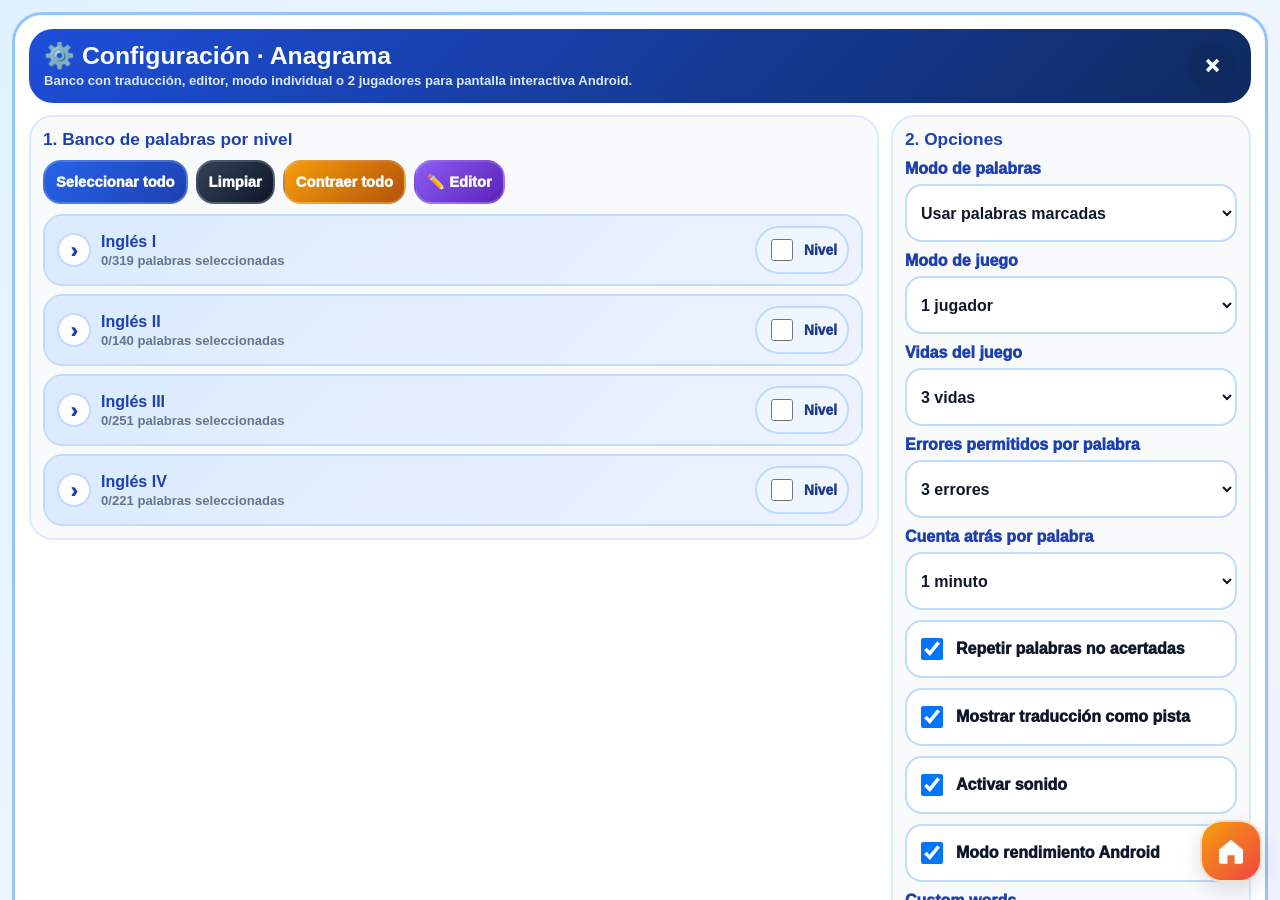
<file: Anagrama.html>
<!DOCTYPE html>
<html lang="es">
<head>
  <meta charset="UTF-8" />
  <meta name="viewport" content="width=device-width, initial-scale=1.0, maximum-scale=1.0, user-scalable=no, viewport-fit=cover" />
  <meta name="theme-color" content="#0f2a5f" />
  <script src="activity-bank-helper.js?v=20260520-syncfix"></script>
  <title>Anagrama</title>
  <style>
    :root{
      --vh:100dvh; --ink:#0b1736; --muted:#61708d; --white:#fff;
      --blue:#2563eb; --blue2:#1d4ed8; --cyan:#06b6d4; --green:#16a34a;
      --orange:#f59e0b; --red:#ef4444; --violet:#7c3aed;
      --card:#ffffff; --soft:#eff6ff; --line:#bfdbfe; --shadow:0 8px 20px rgba(15,23,42,.13);
      --r:24px; --touch:58px;
    }
    *{box-sizing:border-box}
    html,body{width:100%;height:100%;margin:0;overflow:hidden;color:var(--ink);font-family:Arial,"Arial Rounded MT Bold",Helvetica,sans-serif;touch-action:manipulation;-webkit-text-size-adjust:100%}
    body{height:var(--vh);background:#0f2a5f}
    button,input,textarea,select{font:inherit}
    button{border:0;cursor:pointer;touch-action:manipulation;-webkit-tap-highlight-color:transparent;user-select:none}
    .hidden,[hidden]{display:none!important}.app{width:100vw;height:var(--vh);display:grid;grid-template-rows:1fr;overflow:hidden;padding:12px}
    .btn{min-height:var(--touch);border-radius:18px;background:linear-gradient(135deg,#2563eb,#1e40af);color:#fff;font-weight:1000;padding:10px 14px;border:2px solid rgba(255,255,255,.2);transition:transform .12s ease,opacity .12s ease;box-shadow:none}.btn:active,.btn.press{transform:scale(.96)}.btn.small{min-height:44px;padding:7px 11px;font-size:.92rem}.btn.green{background:linear-gradient(135deg,#22c55e,#15803d)}.btn.red{background:linear-gradient(135deg,#ef4444,#b91c1c)}.btn.dark{background:linear-gradient(135deg,#334155,#0f172a)}.btn.yellow{background:linear-gradient(135deg,#f59e0b,#b45309)}.btn.purple{background:linear-gradient(135deg,#8b5cf6,#5b21b6)}.btn.white{background:#fff;color:#1e40af;border-color:#bfdbfe}.btn:disabled{opacity:.5;cursor:not-allowed}
    .menu-fab{position:fixed;left:0;top:50%;transform:translateY(-50%);z-index:45;width:62px;min-height:126px;border-radius:0 24px 24px 0;background:linear-gradient(180deg,#2563eb,#0f2a5f);color:#fff;border:2px solid rgba(255,255,255,.5);border-left:0;font-weight:1000;box-shadow:none}
    .home-fab{position:fixed;right:max(18px,env(safe-area-inset-right));bottom:max(18px,env(safe-area-inset-bottom));z-index:120;width:62px;height:62px;border-radius:22px;background:linear-gradient(135deg,#f59e0b,#ef4444);display:grid;place-items:center;color:#fff;text-decoration:none;border:2px solid rgba(255,255,255,.75);box-shadow:var(--shadow)}.home-fab svg{width:34px;height:34px;fill:currentColor}.home-fab:active{transform:scale(.96)}.home-fab:hover{filter:brightness(1.05)}
    .drawer{position:fixed;z-index:60;left:0;top:0;bottom:0;width:min(430px,94vw);background:#f8fbff;border-right:3px solid #93c5fd;padding:14px;display:flex;flex-direction:column;gap:10px;overflow:auto;transform:translateX(-106%);transition:transform .22s ease;box-shadow:none}.drawer.open{transform:translateX(0)}
    .drawer-head{display:flex;align-items:center;justify-content:space-between;gap:10px;border-bottom:2px dashed #bfdbfe;padding-bottom:10px}.drawer h2{margin:0;color:#1e40af;font-size:1.45rem}.close-btn{width:48px;height:48px;border-radius:999px;background:#0f2a5f;color:white;font-size:1.5rem;font-weight:1000}.drawer-grid{display:grid;grid-template-columns:1fr 1fr;gap:8px}.drawer-info,.notice{border:2px solid #bfdbfe;border-radius:18px;background:#eff6ff;color:#1e3a8a;padding:10px;font-weight:900;line-height:1.3}
    .arena-root{height:100%;min-height:0;display:grid;grid-template-rows:minmax(0,1fr);gap:10px;border:2px solid rgba(255,255,255,.42);border-radius:30px;background:linear-gradient(135deg,rgba(14,165,233,.34),rgba(124,58,237,.28) 48%,rgba(245,158,11,.22));padding:12px;overflow:hidden}.game-top{display:grid;grid-template-columns:1fr auto;gap:12px;align-items:center;padding:12px 14px;border-radius:24px;background:linear-gradient(135deg,#0f3e99,#075985 56%,#7c2d12);border:2px solid rgba(255,255,255,.55)}.brand h1{margin:0;color:#fff;font-size:clamp(1.5rem,2.65vmin,3.2rem);line-height:1}.brand p{margin:4px 0 0;font-size:clamp(.88rem,1.3vmin,1.25rem);font-weight:900;color:#dff6ff}.hud{display:flex;gap:8px;flex-wrap:wrap;justify-content:flex-end}.pill{min-height:42px;display:inline-flex;align-items:center;justify-content:center;padding:8px 13px;border-radius:999px;background:#fff;color:#0f3e99;border:2px solid rgba(14,165,233,.45);font-weight:1000;white-space:nowrap;font-size:clamp(.82rem,1.22vmin,1.08rem)}
    .empty-state{height:100%;display:grid;place-items:center;text-align:center;color:#fff;padding:30px;border-radius:28px;background:linear-gradient(135deg,rgba(29,78,216,.88),rgba(8,145,178,.75),rgba(124,58,237,.74));border:2px solid rgba(255,255,255,.55)}.empty-state h1{font-size:clamp(2rem,4vmin,4.5rem);line-height:.98;margin:0 0 10px}.empty-state p{font-size:clamp(1rem,1.8vmin,1.7rem);font-weight:900;max-width:980px;margin:0 auto;color:#f8fafc}
    .players{min-height:0;min-width:0;display:grid;gap:12px;overflow:hidden}.players.one{grid-template-columns:minmax(0,1fr)}.players.two{grid-template-columns:minmax(0,1fr) minmax(0,1fr);gap:10px}.player-card{min-height:0;min-width:0;background:#ffffff;border:3px solid rgba(255,255,255,.95);border-radius:28px;padding:12px;display:grid;grid-template-rows:auto minmax(0,1fr) auto;gap:10px;overflow:hidden;position:relative;box-shadow:none}.player-card.p1{outline:3px solid rgba(37,99,235,.8)}.player-card.p2{outline:3px solid rgba(22,163,74,.78)}.player-head{display:grid;grid-template-columns:minmax(0,1fr) auto;gap:10px;align-items:center;padding:10px 12px;border-radius:20px;background:linear-gradient(135deg,#1d4ed8,#0891b2);border:2px solid rgba(255,255,255,.48);color:#fff}.p2 .player-head{background:linear-gradient(135deg,#15803d,#0d9488)}.player-head h2{margin:0;font-size:clamp(1.2rem,2vmin,2rem)}.player-head small{display:block;margin-top:2px;color:#e0f2fe;font-weight:900;font-size:clamp(.8rem,1.15vmin,1.05rem);max-width:60ch;overflow:hidden;text-overflow:ellipsis;white-space:nowrap}.game-host{min-height:0;overflow:auto;border-radius:24px;background:#dbeafe;border:3px solid rgba(37,99,235,.72);padding:12px;display:grid;align-content:center;justify-items:center;text-align:center;gap:14px}.game-host h3{font-size:clamp(1.8rem,4vmin,4rem);margin:0;color:#0f172a}.game-host p{font-size:clamp(1rem,1.6vmin,1.35rem);font-weight:900;margin:0;color:#334155}.engine-actions{display:flex;gap:10px;flex-wrap:wrap;justify-content:center}.option-grid{width:min(780px,100%);display:grid;grid-template-columns:repeat(auto-fit,minmax(160px,1fr));gap:10px}.option-btn{min-height:70px;border-radius:18px;background:#fff;border:3px solid #93c5fd;color:#0f172a;font-weight:1000;font-size:clamp(1rem,1.8vmin,1.35rem)}.option-btn.good{background:#16a34a;color:#fff;border-color:#86efac}.option-btn.bad{background:#e11d48;color:#fff;border-color:#fecdd3}.answer-input{width:min(560px,100%);min-height:64px;border:3px solid #93c5fd;border-radius:18px;padding:12px 16px;font-size:1.2rem;font-weight:900;text-align:center}.round-message{display:none;align-items:center;justify-content:center;gap:10px;padding:10px 12px;border-radius:20px;background:#f59e0b;border:2px solid #b45309;color:#451a03;font-weight:1000;text-align:center;flex-wrap:wrap}.round-message.show{display:flex}.round-message .msg-text{width:100%;text-align:center}.round-message .next-btn{margin:0 auto;min-width:min(280px,86%)}.final-card{position:absolute;inset:12px;z-index:25;display:grid;place-items:center;text-align:center;border-radius:26px;background:linear-gradient(135deg,rgba(15,42,95,.95),rgba(37,99,235,.9),rgba(245,158,11,.86));color:#fff;border:2px solid rgba(255,255,255,.65);padding:24px}.final-card h2{font-size:clamp(2rem,5vmin,5.4rem);margin:0 0 8px}.final-card p{font-size:clamp(1rem,1.8vmin,1.7rem);font-weight:900;margin:0 0 18px;color:#f8fafc}.final-actions{display:flex;gap:10px;flex-wrap:wrap;justify-content:center}
    .global-final-card{position:fixed;inset:0;z-index:160;display:grid;place-items:center;text-align:center;padding:clamp(16px,3vmin,42px);background:linear-gradient(135deg,rgba(15,42,95,.96),rgba(37,99,235,.92),rgba(245,158,11,.86));color:#fff;pointer-events:auto}.global-final-card .global-final-box{width:min(980px,calc(100vw - 32px));border:3px solid rgba(255,255,255,.75);border-radius:32px;background:rgba(15,23,42,.28);padding:clamp(18px,3.2vmin,38px);box-shadow:0 20px 55px rgba(15,23,42,.32)}.global-final-card h2{font-size:clamp(2.2rem,6vmin,6.4rem);line-height:.95;margin:0 0 12px}.global-final-card p{font-size:clamp(1rem,2vmin,2rem);font-weight:1000;margin:0 0 18px;color:#f8fafc}.global-score-grid{display:grid;grid-template-columns:repeat(auto-fit,minmax(230px,1fr));gap:12px;margin:14px 0 20px}.global-score-item{border:2px solid rgba(255,255,255,.62);border-radius:22px;background:rgba(255,255,255,.14);padding:12px;font-weight:1000}.global-score-item strong{display:block;font-size:clamp(1.15rem,2vmin,1.8rem);margin-bottom:4px}.global-score-item.winner{background:rgba(34,197,94,.28);border-color:#86efac}.global-score-item.tie{background:rgba(250,204,21,.24);border-color:#fde68a}.global-final-card .final-actions .btn{min-width:200px}
    .setup-overlay{position:fixed;z-index:80;inset:0;background:linear-gradient(135deg,#e0f2fe,#eff6ff 52%,#eef2ff);display:none;overflow:auto;-webkit-overflow-scrolling:touch;padding:12px;overscroll-behavior:contain}.setup-overlay.show{display:grid;place-items:start center}.setup-card{width:min(1660px,calc(100vw - 24px));min-height:calc(var(--vh) - 24px);background:#fff;border:3px solid #93c5fd;border-radius:30px;padding:14px;display:grid;grid-template-rows:auto minmax(0,1fr);gap:12px;box-shadow:none}.setup-top{display:flex;align-items:center;justify-content:space-between;gap:12px;padding:13px 15px;border-radius:24px;background:linear-gradient(135deg,#1d4ed8,#0f2a5f);color:#fff}.setup-top h1{margin:0;font-size:clamp(1.55rem,2.75vmin,3rem);line-height:1}.setup-top p{margin:4px 0 0;color:#dbeafe;font-weight:900;font-size:clamp(.82rem,1.15vmin,1.1rem)}.setup-grid{min-height:0;display:grid;grid-template-columns:minmax(0,1.45fr) minmax(360px,.55fr);gap:12px;align-items:start}.setup-panel{min-height:0;background:#f8fafc;border:2px solid #dbeafe;border-radius:24px;padding:12px;display:grid;gap:10px;align-content:start;overflow:hidden}.setup-panel h3{margin:0;color:#1e40af;font-size:clamp(1.08rem,1.55vmin,1.45rem)}.action-row{display:flex;gap:8px;flex-wrap:wrap}.level-list{min-height:0;overflow:auto;display:grid;gap:8px;padding-right:2px}.level-card,.category-card{border:2px solid #bfdbfe;border-radius:20px;background:#fff;overflow:hidden}.level-head,.cat-head{width:100%;min-height:62px;display:grid;grid-template-columns:auto 1fr auto;gap:10px;align-items:center;text-align:left;padding:10px 12px;background:linear-gradient(135deg,#dbeafe,#eef2ff);color:#1e40af;font-weight:1000}.cat-head{background:#fff;color:#0f172a;border-bottom:1px solid #dbeafe}.arrow{width:34px;height:34px;border-radius:999px;display:grid;place-items:center;background:#fff;border:2px solid #bfdbfe;font-size:1.25rem}.level-card.open>.level-head .arrow,.category-card.open>.cat-head .arrow{transform:rotate(90deg)}.level-title,.cat-title{display:grid;gap:2px;min-width:0}.level-title strong,.cat-title strong{font-size:clamp(1rem,1.35vmin,1.28rem);overflow:hidden;text-overflow:ellipsis;white-space:nowrap}.level-title small,.cat-title small{font-size:.82rem;color:#64748b;font-weight:900}.select-box{display:flex;align-items:center;gap:8px;font-size:.86rem;color:#1e3a8a;background:#eff6ff;border:2px solid #bfdbfe;border-radius:999px;padding:8px 10px;white-space:nowrap}.select-box input,.word-chip input{width:22px;height:22px}.cat-list{display:grid;gap:8px;padding:8px;background:#f8fafc}.word-panel{padding:8px;background:#fff;display:grid;gap:8px}.word-grid{display:grid;grid-template-columns:repeat(auto-fill,minmax(150px,1fr));gap:7px}.word-chip{min-height:47px;display:flex;align-items:center;gap:8px;border:2px solid #dbeafe;background:#f8fafc;border-radius:999px;padding:8px 10px;font-weight:1000;color:#0f172a;overflow:hidden}.word-chip span{overflow:hidden;text-overflow:ellipsis;white-space:nowrap}.word-chip.on{background:#dcfce7;border-color:#86efac;color:#166534}.config-grid{display:grid;gap:10px;align-content:start}.field{display:grid;gap:6px;color:#1e40af;font-weight:1000}.field input,.field select,.field textarea,.editor-textarea{width:100%;min-height:var(--touch);border:2px solid #bfdbfe;border-radius:17px;background:#fff;color:#0f172a;padding:10px;font-weight:900;outline:0}.field textarea{min-height:126px;resize:vertical}.check{display:flex;align-items:center;gap:10px;min-height:var(--touch);padding:10px;border:2px solid #bfdbfe;border-radius:17px;background:#fff;color:#0f172a;font-weight:1000}.check input{width:22px;height:22px}.summary{border:2px solid #bfdbfe;border-radius:17px;background:#eff6ff;color:#1e3a8a;padding:10px;font-weight:1000;line-height:1.25}.status{border:2px solid #fde68a;background:#fef9c3;color:#713f12;border-radius:16px;padding:9px;font-weight:1000;min-height:42px}.status:empty{display:none}.editor-panel{display:none;border:2px solid #ddd6fe;background:#faf5ff;border-radius:22px;padding:10px;gap:10px}.editor-panel.show{display:grid}.editor-grid{display:grid;grid-template-columns:repeat(2,minmax(0,1fr));gap:10px}.editor-card{background:#fff;border:2px solid #ddd6fe;border-radius:18px;padding:10px;display:grid;gap:8px}.editor-card h4{margin:0;color:#5b21b6}.editor-textarea{min-height:210px;font-family:Consolas,Monaco,monospace;font-size:.9rem;line-height:1.35;resize:vertical;text-align:left;white-space:pre;overflow:auto}
    .pop{animation:pop .18s ease-out both}.shake{animation:shake .24s ease both}.banner-pop{animation:pop .18s ease-out both}@keyframes pop{0%{transform:scale(.93);opacity:.7}100%{transform:scale(1);opacity:1}}@keyframes shake{0%,100%{transform:translateX(0)}25%{transform:translateX(-6px)}50%{transform:translateX(6px)}75%{transform:translateX(-3px)}}@media (prefers-reduced-motion:reduce){*{animation:none!important;transition:none!important}}
    @media (max-width:1180px){.app{padding:8px}.setup-grid{grid-template-columns:1fr}.setup-card{height:auto;overflow:visible}.setup-panel{overflow:visible}.level-list{max-height:none}.players.two{grid-template-columns:1fr}.player-card{min-height:520px}.editor-grid{grid-template-columns:1fr}}
    @media (max-height:680px){:root{--touch:48px}.app{padding:8px}.arena-root{padding:8px;border-radius:22px}.game-top{padding:8px 10px}.brand p,.setup-top p{display:none}.player-card{padding:8px;border-radius:20px}.player-head{padding:7px 9px}.drawer{width:min(360px,94vw)}.level-head,.cat-head{min-height:50px;padding:7px 9px}.word-chip{min-height:42px}.setup-card{border-radius:20px;padding:8px}}


    /* =========================================================
       MOTOR VISUAL: ANAGRAMA · RECONSTRUIDO LIMPIO
       Optimizado para pantallas interactivas Android: un listener por tablero,
       letras livianas, sin fantasma de arrastre ni redibujos completos.
       ========================================================= */
    .game-host{position:relative;overflow:hidden;contain:layout paint}
    .anagram-wrap{width:min(1080px,100%);height:100%;display:grid;grid-template-rows:auto minmax(0,1fr) auto;gap:clamp(8px,1.1vmin,13px);align-content:center;justify-items:center;padding:2px;contain:layout paint}
    .anagram-hint-card{width:min(920px,100%);display:flex;flex-wrap:wrap;align-items:center;justify-content:center;gap:8px;border:2px solid #bfdbfe;border-radius:22px;background:linear-gradient(180deg,#ffffff,#eff6ff);padding:clamp(8px,1.2vmin,13px);color:#1e3a8a;font-weight:1000;text-align:center;line-height:1.12;contain:layout paint}
    .anagram-hint-card strong{color:#5b21b6;font-size:1.14em}.anagram-hint-card span{color:#64748b}
    .anagram-board{width:100%;min-height:0;display:grid;grid-template-rows:auto auto;gap:clamp(8px,1.05vmin,12px);align-content:center;contain:layout paint}
    .anagram-section{border:2px solid #bfdbfe;border-radius:22px;background:linear-gradient(180deg,#ffffff,#f3f8ff);padding:clamp(10px,1.25vmin,15px);display:grid;gap:0;contain:layout paint;overflow:visible;box-shadow:inset 0 1px 0 rgba(255,255,255,.9)}
    .anagram-slots,.anagram-tiles{display:flex;flex-wrap:wrap;justify-content:center;align-items:center;gap:clamp(8px,1.15vmin,15px);min-height:clamp(88px,12.25vmin,148px);overflow:visible;contain:layout paint}
    .anagram-tile,.anagram-slot{width:clamp(72px,8.7vmin,118px);height:clamp(76px,9.35vmin,126px);border-radius:clamp(18px,2.15vmin,26px);display:inline-flex;align-items:center;justify-content:center;font-weight:1000;font-size:clamp(1.95rem,5.1vmin,4rem);line-height:1;user-select:none;-webkit-user-select:none;touch-action:none;position:relative;contain:layout paint;transform:translateZ(0);backface-visibility:hidden;overflow:visible;will-change:transform}
    .anagram-tile{border:2px solid #93c5fd;background:linear-gradient(180deg,#ffffff 0%,#eef6ff 100%);color:#0f172a;cursor:pointer;box-shadow:0 5px 0 #bfdbfe,inset 0 1px 0 rgba(255,255,255,.95);transition:transform .055s ease,opacity .075s linear}
    .anagram-tile:active,.anagram-tile.tap-pop{transform:translateY(4px) scale(.985)}
    .anagram-tile.used,.anagram-tile[aria-disabled="true"]{opacity:.22;pointer-events:none;transform:translateY(4px) scale(.965);box-shadow:none}
    .anagram-slot{border:2px dashed #60a5fa;background:#fff;color:#16a34a;box-shadow:inset 0 0 0 1px rgba(96,165,250,.16);transition:transform .06s ease,opacity .075s linear}
    .anagram-slot.filled{border-style:solid;border-color:#22c55e;background:linear-gradient(180deg,#f0fdf4,#ffffff);box-shadow:0 4px 0 rgba(34,197,94,.28),inset 0 1px 0 rgba(255,255,255,.9)}.anagram-slot.slot-pop{transform:translateY(-5px) scale(1.035)}
    .anagram-fixed{min-width:clamp(18px,2.8vmin,42px);height:clamp(70px,8.9vmin,118px);display:inline-flex;align-items:center;justify-content:center;color:#64748b;font-size:clamp(1.35rem,3.8vmin,3rem);font-weight:1000;contain:layout paint}
    .anagram-mini{font-size:clamp(.8rem,1.05vmin,.95rem);color:#1e3a8a;font-weight:1000;text-align:center;line-height:1.15;min-height:1.2em}
    .anagram-feedback-burst{position:absolute;left:50%;top:50%;z-index:38;width:clamp(52px,7vmin,82px);height:clamp(52px,7vmin,82px);display:grid;place-items:center;border-radius:999px;color:#fff;font-size:clamp(1.7rem,4vmin,2.8rem);font-weight:1000;line-height:1;pointer-events:none;contain:layout paint;animation:anagramBurstLite .18s ease both}
    .anagram-feedback-burst.good{background:#16a34a}.anagram-feedback-burst.bad{background:#e11d48}
    .feedback-good{background:#f0fdf4!important;border-color:#22c55e!important;color:#166534!important}
    .feedback-bad{background:#ffe4e6!important;border-color:#fb7185!important;color:#991b1b!important}
    .feedback-good::after,.feedback-bad::after{position:absolute;right:4px;top:4px;width:clamp(18px,2.4vmin,28px);height:clamp(18px,2.4vmin,28px);display:grid;place-items:center;border-radius:999px;color:white;font-size:clamp(.85rem,1.5vmin,1.1rem);font-weight:1000;line-height:1;z-index:2;box-shadow:0 2px 0 rgba(15,23,42,.14)}
    .feedback-good::after{content:"✓";background:#22c55e}.feedback-bad::after{content:"×";background:#ef4444}
    .anagram-wrong-shake{animation:anagramShakeLite .15s ease both}
    @keyframes anagramBurstLite{0%{transform:translate(-50%,-50%) scale(.72);opacity:0}45%{transform:translate(-50%,-50%) scale(1);opacity:1}100%{transform:translate(-50%,-50%) scale(.92);opacity:0}}
    @keyframes anagramShakeLite{0%,100%{transform:translateX(0)}30%{transform:translateX(-3px)}60%{transform:translateX(3px)}}
    html.perf-touch .anagram-tile,html.perf-touch .anagram-slot{will-change:auto}
    html.perf-touch .anagram-section{background:#ffffff}
    html.perf-touch .anagram-tile{background:#ffffff;box-shadow:0 4px 0 #bfdbfe;transition:transform .04s linear,opacity .06s linear}
    html.perf-touch .anagram-slot{background:#ffffff;transition:transform .045s linear}
    html.perf-touch .anagram-slot.filled{background:#f0fdf4;box-shadow:0 3px 0 rgba(34,197,94,.25)}
    html.perf-touch .anagram-feedback-burst{animation:anagramBurstLite .14s linear both}
    .players.two .anagram-wrap{gap:clamp(5px,.78vmin,9px)}.players.two .anagram-board{gap:clamp(6px,.78vmin,9px)}.players.two .anagram-section{padding:clamp(8px,.95vmin,11px);border-radius:18px}.players.two .anagram-hint-card{padding:7px 9px;border-radius:18px;font-size:.94rem}.players.two .anagram-slots,.players.two .anagram-tiles{gap:clamp(5px,.82vmin,10px);min-height:clamp(76px,10.4vmin,118px)}.players.two .anagram-tile,.players.two .anagram-slot{width:clamp(54px,6.7vmin,88px);height:clamp(58px,7.25vmin,96px);font-size:clamp(1.48rem,3.65vmin,2.85rem);border-radius:clamp(14px,1.65vmin,19px)}.players.two .anagram-fixed{height:clamp(58px,7.25vmin,96px);min-width:clamp(15px,2.2vmin,34px)}
    .round-success-card{position:absolute;inset:0;z-index:50;display:grid;place-items:center;pointer-events:none;contain:layout paint}.round-success-card .success-box{min-width:min(340px,72%);border-radius:26px;display:grid;place-items:center;gap:clamp(4px,.8vmin,10px);padding:clamp(12px,1.8vmin,22px);background:linear-gradient(135deg,rgba(34,197,94,.96),rgba(21,128,61,.94));border:2px solid rgba(255,255,255,.78);color:#fff;text-align:center;animation:roundSuccessIn .18s ease-out both}.round-success-card .success-check{width:clamp(54px,8vmin,92px);height:clamp(54px,8vmin,92px);border-radius:999px;display:grid;place-items:center;background:rgba(255,255,255,.22);font-size:clamp(2rem,5vmin,3.8rem);font-weight:1000}.round-success-card strong{font-size:clamp(1.35rem,2.4vmin,2.2rem)}@keyframes roundSuccessIn{from{opacity:0;transform:scale(.92)}to{opacity:1;transform:scale(1)}}
    .round-fail-card{position:absolute;inset:0;z-index:52;display:grid;place-items:center;pointer-events:auto;border-radius:20px;background:rgba(127,29,29,.84);border:2px solid rgba(255,255,255,.78);color:#fff;text-align:center;padding:clamp(14px,2.4vmin,30px);contain:layout paint;animation:roundFailCardIn .14s ease-out both}.round-fail-card .fail-box{width:min(560px,88%);min-height:min(330px,74%);border-radius:30px;background:linear-gradient(135deg,#991b1b,#ef4444 62%,#f97316);border:2px solid rgba(255,255,255,.86);display:grid;place-items:center;align-content:center;gap:clamp(8px,1.2vmin,14px);padding:clamp(18px,3vmin,38px)}.round-fail-card .fail-x{width:clamp(82px,13vmin,150px);height:clamp(82px,13vmin,150px);border-radius:999px;background:rgba(255,255,255,.18);display:grid;place-items:center;font-size:clamp(4rem,10vmin,8rem);font-weight:1000;line-height:.8}.round-fail-card strong{font-size:clamp(1.7rem,3.4vmin,3.4rem)}.round-fail-card span{font-size:clamp(.95rem,1.6vmin,1.35rem);font-weight:1000;color:#fff7ed}@keyframes roundFailCardIn{from{opacity:0;transform:scale(.96)}to{opacity:1;transform:scale(1)}}
    @media (max-width:720px){.anagram-tile,.anagram-slot{width:clamp(54px,14vw,92px);height:clamp(58px,15vw,98px)}.anagram-section{padding:9px}.anagram-slots,.anagram-tiles{gap:8px}}
  </style>
</head>
<body>
  <button class="menu-fab" id="menuBtn" type="button" aria-label="Abrir menú">☰<br>Menú</button>
  <a class="home-fab" id="homeBtn" href="index.html" aria-label="Volver al inicio"><svg viewBox="0 0 24 24" aria-hidden="true"><path d="M3.5 11.2 12 4l8.5 7.2v8.3a1.5 1.5 0 0 1-1.5 1.5h-4.5v-6h-5v6H5a1.5 1.5 0 0 1-1.5-1.5z"/></svg></a>
  <aside class="drawer" id="drawer" aria-hidden="true">
    <div class="drawer-head"><h2 id="drawerTitle">🎮 Juego ESL</h2><button class="close-btn" id="drawerClose" type="button">×</button></div>
    <div class="drawer-info" id="drawerProgress">Sin juego activo</div>
    <div class="drawer-info" id="drawerLives">Vidas: —</div>
    <div class="drawer-info" id="drawerScore">Puntaje: —</div>
    <div class="drawer-grid">
      <button class="btn green" id="openConfigBtn" type="button">Configurar</button>
      <button class="btn" id="restartBtn" type="button">Reiniciar</button>
      <button class="btn dark" id="repeatBtn" type="button">Repetir ronda</button>
      <button class="btn red" id="revealBtn" type="button">Revelar</button>
      <button class="btn" id="fullscreenBtn" type="button">Pantalla completa</button>
      <button class="btn dark" id="soundBtn" type="button">Sonido: ON</button>
    </div>
    <div class="notice">Anagrama reconstruido con banco de traducciones: word = translation, GitHub, editor, Home y descarga JSON completa.</div>
  </aside>

  <main class="app">
    <section class="arena-root" id="arenaRoot"></section>
  </main>

  <section class="setup-overlay show" id="setupOverlay" aria-hidden="false">
    <div class="setup-card">
      <div class="setup-top">
        <div><h1 id="setupTitle">⚙️ Configuración del juego</h1><p>Banco con traducción, editor, modo individual o 2 jugadores para pantalla interactiva Android.</p></div>
        <button class="close-btn" id="closeSetupBtn" type="button">×</button>
      </div>
      <div class="setup-grid">
        <section class="setup-panel">
          <h3>1. Banco de palabras por nivel</h3>
          <div class="action-row">
            <button class="btn small" id="selectAllBtn" type="button">Seleccionar todo</button>
            <button class="btn small dark" id="clearAllBtn" type="button">Limpiar</button>
            <button class="btn small yellow" id="collapseBtn" type="button">Contraer todo</button>
            <button class="btn small purple" id="editModeBtn" type="button">✏️ Editor</button>
          </div>
          <div class="editor-panel" id="editorPanel">
            <div class="notice">Formato: <b>Categoría: Pets</b> y debajo <b>dog = perro</b>. En el editor se muestra limpio, sin códigos internos.</div>
            <div class="editor-grid" id="editorGrid"></div>
            <div class="action-row"><button class="btn green" id="downloadWordBankBtn" type="button">Descargar WordBank completo</button></div>
          </div>
          <div class="level-list" id="levelList"></div>
        </section>
        <aside class="setup-panel">
          <h3>2. Opciones</h3>
          <div class="config-grid">
            <label class="field">Modo de palabras
              <select id="wordMode"><option value="manual">Usar palabras marcadas</option><option value="random10">Generar al azar 10 palabras</option><option value="random20">Generar al azar 20 palabras</option><option value="random30">Generar al azar 30 palabras</option><option value="random40">Generar al azar 40 palabras</option></select>
            </label>
            <label class="field">Modo de juego
              <select id="playerMode"><option value="1">1 jugador</option><option value="2">2 jugadores</option></select>
            </label>
            <label class="field">Vidas del juego
              <select id="livesSelect"><option value="1">1 vida</option><option value="2">2 vidas</option><option value="3" selected>3 vidas</option></select>
            </label>
            <label class="field">Errores permitidos por palabra
              <select id="mistakeLimitSelect"><option value="1">1 error</option><option value="2">2 errores</option><option value="3" selected>3 errores</option><option value="4">4 errores</option><option value="5">5 errores</option></select>
            </label>
            <label class="field">Cuenta atrás por palabra
              <select id="countdownSelect"><option value="60" selected>1 minuto</option><option value="120">2 minutos</option><option value="180">3 minutos</option><option value="0">Sin tiempo</option></select>
            </label>
            <label class="check"><input type="checkbox" id="repeatMissedWords" checked> Repetir palabras no acertadas</label>
            <label class="check"><input type="checkbox" id="categoryHintEnabled" checked> Mostrar traducción como pista</label>
            <label class="check"><input type="checkbox" id="soundEnabled" checked> Activar sonido</label>
            <label class="check"><input type="checkbox" id="performanceMode"> Modo rendimiento Android</label>
            <label class="field">Custom words
              <textarea id="customWords" placeholder="Escribe una palabra o frase por línea usando: palabra = traducción&#10;apple = manzana&#10;school bag = mochila&#10;English class = clase de inglés"></textarea>
            </label>
            <div class="summary" id="setupSummary">Seleccionadas: 0 · Custom: 0 · Se jugarán: 0</div>
            <div class="summary" id="splitSummary">Jugador 1: 0 palabras · Jugador 2: 0 palabras</div>
            <div class="status" id="setupStatus"></div>
            <button class="btn green" id="startGameBtn" type="button">Iniciar juego</button>
          </div>
        </aside>
      </div>
    </div>
  </section>

<script>
(() => {
  "use strict";

  /* =========================================================
     CAMBIAR AQUÍ PARA CADA HTML NUEVO
     El id debe coincidir con activities-manifest.json y word-bank-esl-english.json > activities.
     ========================================================= */
  const ACTIVITY_CONFIG = {
    id: "anagrama",
    title: "Anagrama",
    file: "Anagrama.html",
    bankType: "pairs",
    usesTranslation: true,
    entryFormat: "word=translation"
  };

  const GAME_ENGINE = (() => {
    const roundState = new WeakMap();
    const PERF = {
      sameTileGuardMs: 52,
      playerBusyMs: 0,
      burstGuardMs: 120,
      audioGuardMs: 140,
      hapticGuardMs: 220
    };
    let globalAudioAt = 0;
    let globalHapticAt = 0;

    function escapeMini(v) {
      return String(v ?? "").replace(/[&<>"']/g, ch => ({"&":"&amp;","<":"&lt;",">":"&gt;","\"":"&quot;","'":"&#39;"}[ch]));
    }
    function fold(v) { return String(v || "").normalize("NFD").replace(/[\u0300-\u036f]/g, "").toLowerCase(); }
    function sameChar(a, b) { return fold(a) === fold(b); }
    function isMovableChar(ch) {
      try { return /[\p{L}\p{N}]/u.test(ch); }
      catch (e) { return /[A-Za-z0-9ÁÉÍÓÚÜÑáéíóúüñ]/.test(ch); }
    }
    function splitWord(word) {
      const chars = Array.from(String(word || "").trim());
      const slots = [];
      const tiles = [];
      chars.forEach((ch) => {
        if (isMovableChar(ch)) {
          const tileIndex = tiles.length;
          tiles.push({ ch, used:false, el:null, lastTap:0 });
          slots.push({ type:"slot", expected:ch, tileIndex:null, el:null });
        } else {
          slots.push({ type:"fixed", ch, el:null });
        }
      });
      return { slots, tiles };
    }
    function shuffledIndices(n) {
      const out = Array.from({length:n}, (_,i)=>i);
      for (let i=out.length-1;i>0;i--) {
        const j = Math.floor(Math.random()*(i+1));
        [out[i],out[j]] = [out[j],out[i]];
      }
      if (out.length > 2 && out.every((v,i)=>v===i)) out.push(out.shift());
      return out;
    }
    function firstEmptySlotIndex(data) {
      return data.slots.findIndex(slot => slot.type === "slot" && slot.tileIndex === null);
    }
    function isComplete(data) {
      return data.slots.every(slot => slot.type === "fixed" || slot.tileIndex !== null);
    }
    function clearTransient(el, cls, ms=180) {
      if (!el) return;
      el.classList.add(cls);
      clearTimeout(el[`_${cls}Timer`]);
      el[`_${cls}Timer`] = setTimeout(()=>el.classList.remove(cls), ms);
    }
    function setMark(el, good) {
      if (!el) return;
      el.classList.remove("feedback-good", "feedback-bad", "anagram-wrong-shake");
      el.classList.add(good ? "feedback-good" : "feedback-bad");
      if (!good) clearTransient(el, "anagram-wrong-shake", 190);
      clearTimeout(el._markTimer);
      el._markTimer = setTimeout(()=>el.classList.remove("feedback-good", "feedback-bad"), good ? 300 : 420);
    }
    function flashBurst(host, good, data) {
      if (good) return;
      const now = performance.now();
      if (now - data.lastBurstAt < PERF.burstGuardMs) return;
      data.lastBurstAt = now;
      let badge = data.burstEl;
      if (!badge || !badge.isConnected) {
        badge = document.createElement("div");
        badge.className = "anagram-feedback-burst";
        data.burstEl = badge;
        host.appendChild(badge);
      }
      badge.className = "anagram-feedback-burst bad";
      badge.textContent = "×";
      clearTimeout(badge._removeTimer);
      badge._removeTimer = setTimeout(()=>badge.remove(), 210);
    }
    function softSound(api, freq, dur) {
      const now = performance.now();
      if (now - globalAudioAt < PERF.audioGuardMs) return;
      globalAudioAt = now;
      setTimeout(()=>api.beep(freq, dur), 0);
    }
    function softVibrate(api, pattern) {
      const now = performance.now();
      if (now - globalHapticAt < PERF.hapticGuardMs) return;
      globalHapticAt = now;
      setTimeout(()=>api.vibrate(pattern), 0);
    }
    function updateNote(host, data) {
      if (!data.noteEl) data.noteEl = host.querySelector(".anagram-mini");
      if (!data.noteEl) return;
      const placed = data.slots.reduce((acc, slot)=>acc + (slot.type === "slot" && slot.tileIndex !== null ? 1 : 0), 0);
      data.noteEl.textContent = `${placed}/${data.tiles.length} letras · Errores ${data.mistakes}/${data.limit}`;
    }
    function buildDom(player, host, api, data) {
      const slotsBox = host.querySelector(".anagram-slots");
      const tilesBox = host.querySelector(".anagram-tiles");
      if (!slotsBox || !tilesBox) return;

      const slotFrag = document.createDocumentFragment();
      data.slots.forEach((slot, index) => {
        if (slot.type === "fixed") {
          const fixed = document.createElement("span");
          fixed.className = "anagram-fixed";
          fixed.textContent = slot.ch === " " ? "·" : slot.ch;
          fixed.setAttribute("aria-label", slot.ch === " " ? "espacio" : slot.ch);
          slot.el = fixed;
          slotFrag.appendChild(fixed);
        } else {
          const box = document.createElement("span");
          box.className = "anagram-slot";
          box.dataset.slotIndex = String(index);
          slot.el = box;
          slotFrag.appendChild(box);
        }
      });
      slotsBox.textContent = "";
      slotsBox.appendChild(slotFrag);

      const order = shuffledIndices(data.tiles.length);
      const tileFrag = document.createDocumentFragment();
      order.forEach(tileIndex => {
        const tile = data.tiles[tileIndex];
        const el = document.createElement("div");
        el.className = "anagram-tile";
        el.setAttribute("role", "button");
        el.setAttribute("tabindex", "0");
        el.setAttribute("aria-disabled", "false");
        el.textContent = tile.ch;
        el.dataset.tileIndex = String(tileIndex);
        tile.el = el;
        tileFrag.appendChild(el);
      });
      tilesBox.textContent = "";
      tilesBox.appendChild(tileFrag);

      const press = (ev) => {
        const tileEl = ev.target.closest?.(".anagram-tile");
        if (!tileEl || !tilesBox.contains(tileEl)) return;
        ev.preventDefault?.();
        handleTilePress(player, host, api, Number(tileEl.dataset.tileIndex));
      };
      tilesBox.addEventListener("pointerdown", press, { passive:false });
      if (!window.PointerEvent) tilesBox.addEventListener("touchstart", press, { passive:false });
      tilesBox.addEventListener("keydown", ev => {
        if (ev.key !== "Enter" && ev.key !== " ") return;
        const tileEl = ev.target.closest?.(".anagram-tile");
        if (!tileEl || !tilesBox.contains(tileEl)) return;
        ev.preventDefault?.();
        handleTilePress(player, host, api, Number(tileEl.dataset.tileIndex));
      });

      updateNote(host, data);
    }
    function handleTilePress(player, host, api, tileIndex) {
      const data = roundState.get(player);
      if (!data || data.locked || player.roundDone || player.done) return;
      const now = performance.now();
      if (now < data.playerBusyUntil) return;
      data.playerBusyUntil = now + PERF.playerBusyMs;

      const tile = data.tiles[tileIndex];
      if (!tile || tile.used || !tile.el || tile.el.getAttribute("aria-disabled") === "true") return;
      if (now - tile.lastTap < PERF.sameTileGuardMs) return;
      tile.lastTap = now;

      const slotIndex = firstEmptySlotIndex(data);
      if (slotIndex < 0) return;
      const slot = data.slots[slotIndex];
      clearTransient(tile.el, "tap-pop", 150);

      if (!sameChar(tile.ch, slot.expected)) {
        data.mistakes++;
        setMark(tile.el, false);
        setMark(slot.el, false);
        flashBurst(host, false, data);
        updateNote(host, data);
        softSound(api, 140, 70);
        softVibrate(api, [16, 10, 16]);
        if (data.mistakes >= data.limit) {
          data.locked = true;
          host.classList.add("round-locked");
          setTimeout(()=>api.finish(player, false), 110);
        }
        return;
      }

      slot.tileIndex = tileIndex;
      tile.used = true;
      tile.el.classList.add("used");
      tile.el.setAttribute("aria-disabled", "true");
      slot.el.textContent = tile.ch;
      slot.el.classList.add("filled");
      clearTransient(slot.el, "slot-pop", 160);
      setMark(slot.el, true);
      updateNote(host, data);
      softSound(api, 390, 44);

      if (isComplete(data)) {
        data.locked = true;
        setTimeout(()=>api.finish(player, true), 140);
      }
    }

    return {
      renderRound(player, host, api) {
        const entry = player.current;
        const parsed = splitWord(entry.word);
        const data = {
          slots: parsed.slots,
          tiles: parsed.tiles,
          mistakes: 0,
          limit: Math.max(1, Number(api.settings.mistakeLimit || 3)),
          locked: false,
          playerBusyUntil: 0,
          lastBurstAt: 0,
          burstEl: null,
          noteEl: null
        };
        roundState.set(player, data);
        const hint = api.settings.showTranslation && entry.translation
          ? `<strong>${escapeMini(entry.translation)}</strong>`
          : "Ordena las letras";
        host.classList.remove("round-locked");
        host.innerHTML = `
          <div class="anagram-wrap">
            <div class="anagram-hint-card">${hint}</div>
            <div class="anagram-board">
              <section class="anagram-section">
                <div class="anagram-slots" aria-label="Zona para formar la palabra"></div>
              </section>
              <section class="anagram-section">
                <div class="anagram-tiles" aria-label="Zona de letras"></div>
              </section>
            </div>
            <div class="anagram-mini"></div>
          </div>`;
        buildDom(player, host, api, data);
      },
      reveal(player) {
        const entry = player.current;
        return entry.translation ? `${entry.word} = ${entry.translation}` : entry.word;
      },
      resetRound(player, api) {
        const data = roundState.get(player);
        if (data) data.locked = true;
        roundState.delete(player);
        api.renderPlayer(player);
      }
    };
  })();


  const LEVELS = ["Inglés I", "Inglés II", "Inglés III", "Inglés IV"];
  const STORAGE_FULL_BANK = "ESL_WORD_BANK_PLATFORM_SNAPSHOT";
  const STORAGE_ACTIVITY_PREFIX = "ESL_ACTIVITY_BANK_";
  const EMBEDDED_BANK = {
    "Inglés I": { "Example": [
      { "word": "apple", "translation": "manzana" },
      { "word": "book", "translation": "libro" },
      { "word": "dog", "translation": "perro" },
      { "word": "cat", "translation": "gato" }
    ] },
    "Inglés II": {}, "Inglés III": {}, "Inglés IV": {}
  };

  const UI = {};
  const state = {
    bank: normalizeBank(EMBEDDED_BANK), selected:new Set(), expandedLevels:new Set(), expandedCategories:new Set(), editMode:false,
    game:null, timer:null, sound:true, audioCtx:null, lastPlaylist:[]
  };

  const ids = ["menuBtn","drawer","drawerClose","drawerProgress","drawerLives","drawerScore","openConfigBtn","restartBtn","repeatBtn","revealBtn","fullscreenBtn","soundBtn","arenaRoot","setupOverlay","closeSetupBtn","selectAllBtn","clearAllBtn","collapseBtn","editModeBtn","editorPanel","editorGrid","downloadWordBankBtn","levelList","wordMode","playerMode","livesSelect","mistakeLimitSelect","countdownSelect","repeatMissedWords","categoryHintEnabled","soundEnabled","performanceMode","customWords","setupSummary","splitSummary","setupStatus","homeBtn","drawerTitle","setupTitle","startGameBtn"];
  function $(id){ return document.getElementById(id); }
  function cacheDom(){ ids.forEach(id=>UI[id]=$(id)); }
  function updateViewport(){ const h=Math.round((window.visualViewport&&window.visualViewport.height)||window.innerHeight||720); document.documentElement.style.setProperty("--vh", h+"px"); }
  function escapeHtml(v){ return String(v??"").replace(/[&<>"']/g,ch=>({"&":"&amp;","<":"&lt;",">":"&gt;","\"":"&quot;","'":"&#39;"}[ch])); }
  function normalizeText(v){ return String(v||"").normalize("NFD").replace(/[\u0300-\u036f]/g,"").trim().toLowerCase().replace(/\s+/g," "); }
  function cleanCategoryName(v){ const text=String(v||"").trim().replace(/\s+/g," " ); const marker="__WB_LEVEL__"; const i=text.indexOf(marker); if(i>0) return text.slice(i+marker.length).trim()||"General"; return text.replace(/^\s*(?:English|Ingl[eé]s)\s*(?:I|II|III|IV|[1-4])\s*[:\-–—|]\s*/i,"") || "General"; }
  function toSpanishLevel(level){ const s=String(level||"").normalize("NFD").replace(/[\u0300-\u036f]/g,"").toLowerCase(); if(/iv|4/.test(s)) return "Inglés IV"; if(/iii|3/.test(s)) return "Inglés III"; if(/ii|2/.test(s)) return "Inglés II"; return "Inglés I"; }
  function getWord(entry){
    if(typeof entry==="string"){
      const raw=entry.trim();
      const m=raw.match(/^(.+?)\s*=\s*(.+)$/);
      return (m?m[1]:raw).trim();
    }
    if(entry&&typeof entry==="object") return String(entry.word||entry.en||entry.english||entry.term||entry.text||"").trim();
    return String(entry||"").trim();
  }
  function getTranslation(entry){ if(entry&&typeof entry==="object") return String(entry.translation||entry.es||entry.spanish||entry.meaning||"").trim(); const m=String(entry||"").match(/^(.+?)\s*=\s*(.+)$/); return m ? m[2].trim() : ""; }
  function normalizeEntry(entry){ const word=getWord(entry); if(!word) return null; const translation=getTranslation(entry); return translation ? { word, translation } : word; }
  function entryToObject(entry, level, category){ return { word:getWord(entry), translation:getTranslation(entry), level, category, raw:entry }; }
  function normalizeBank(raw){ const out={}; LEVELS.forEach(l=>out[l]={}); Object.entries(raw||{}).forEach(([level,cats])=>{ const lv=toSpanishLevel(level); if(!out[lv]) out[lv]={}; Object.entries(cats||{}).forEach(([cat,entries])=>{ const arr=(Array.isArray(entries)?entries:[]).map(normalizeEntry).filter(Boolean); if(arr.length) out[lv][cleanCategoryName(cat)] = uniqueEntries(arr); }); }); return out; }
  function uniqueEntries(arr){ const seen=new Set(), out=[]; arr.forEach(e=>{ const key=normalizeText(getWord(e)); if(key&&!seen.has(key)){ seen.add(key); out.push(e); } }); return out; }
  function wordKey(level,cat,index){ return level+"||"+cat+"||"+index; }
  function catKey(level,cat){ return level+"||"+cat; }
  function shuffle(arr){ const a=arr.slice(); for(let i=a.length-1;i>0;i--){ const j=Math.floor(Math.random()*(i+1)); [a[i],a[j]]=[a[j],a[i]]; } return a; }
  function formatTime(sec){ sec=Math.max(0,sec|0); return String(Math.floor(sec/60)).padStart(2,"0")+":"+String(sec%60).padStart(2,"0"); }

  function snapshotToBank(snapshot){
    if(!snapshot) return null;
    if(snapshot.activities && snapshot.activities[ACTIVITY_CONFIG.id]) snapshot=snapshot.activities[ACTIVITY_CONFIG.id];
    if(snapshot.levels) return normalizeBank(snapshot.levels);
    if(LEVELS.some(l=>snapshot[l])) return normalizeBank(snapshot);
    return null;
  }
  function currentActivityToSnapshot(){
    return { title:ACTIVITY_CONFIG.title, file:ACTIVITY_CONFIG.file, bankType:ACTIVITY_CONFIG.bankType, usesTranslation:ACTIVITY_CONFIG.usesTranslation, entryFormat:ACTIVITY_CONFIG.entryFormat, levels:state.bank };
  }
  function defaultFullBank(){ return { app:"ESL English", schema:"esl-word-bank-v3", updatedAt:new Date().toISOString(), levels:LEVELS.slice(), activities:{}, notes:"Cada actividad tiene su propio banco independiente." }; }
  function activityStorageIds(){
    const ids=[ACTIVITY_CONFIG.id].concat(Array.isArray(ACTIVITY_CONFIG.aliases)?ACTIVITY_CONFIG.aliases:[]);
    return [...new Set(ids.filter(Boolean))];
  }
  function readJsonFromStorage(key){
    try{
      const raw=localStorage.getItem(key);
      if(!raw) return null;
      const json=JSON.parse(raw);
      return json && typeof json === "object" ? json : null;
    }catch(e){ return null; }
  }
  function cloneFullBank(value){
    try{ return JSON.parse(JSON.stringify(value || defaultFullBank())); }catch(e){ return defaultFullBank(); }
  }
  function applyActivitySnapshotToFull(full,id,snapshot){
    if(Array.isArray(ACTIVITY_CONFIG.aliases) && ACTIVITY_CONFIG.aliases.includes(id)) id=ACTIVITY_CONFIG.id;
    if(!id || !snapshot || typeof snapshot !== "object") return;
    if(!snapshot.levels && !snapshot.bank && !snapshot.wordBank) return;
    full.activities = full.activities || {};
    full.activities[id] = snapshot;
  }
  function mergeStoredActivitySnapshots(full){
    const next=cloneFullBank(full);
    next.activities = next.activities || {};
    const mergeFull=(bank)=>{
      if(bank && bank.activities && typeof bank.activities === "object"){
        Object.entries(bank.activities).forEach(([id,snapshot])=>applyActivitySnapshotToFull(next,id,snapshot));
      }
    };
    try{ if(window.ESLBank && typeof window.ESLBank.readLocalBank === "function") mergeFull(window.ESLBank.readLocalBank()); }catch(e){}
    ["ESL_ENGLISH_WORD_BANKS_V1", STORAGE_FULL_BANK, "ESL_WORD_BANK_FULL", "ESL_ENGLISH_WORD_BANK"].forEach(key=>mergeFull(readJsonFromStorage(key)));
    try{
      for(let i=0;i<localStorage.length;i++){
        const key=localStorage.key(i);
        if(key && key.startsWith(STORAGE_ACTIVITY_PREFIX)){
          const id=key.slice(STORAGE_ACTIVITY_PREFIX.length);
          applyActivitySnapshotToFull(next,id,readJsonFromStorage(key));
        }
      }
    }catch(e){}
    try{
      if(window.ESL_ACTIVITY_BANKS){
        if(window.ESL_ACTIVITY_BANKS.activities) Object.entries(window.ESL_ACTIVITY_BANKS.activities).forEach(([id,snapshot])=>applyActivitySnapshotToFull(next,id,snapshot));
        Object.entries(window.ESL_ACTIVITY_BANKS).forEach(([id,snapshot])=>{ if(id!=="activities") applyActivitySnapshotToFull(next,id,snapshot); });
      }
    }catch(e){}
    next.updatedAt = new Date().toISOString();
    next.levels = Array.isArray(next.levels) && next.levels.length ? next.levels : LEVELS.slice();
    next.schema = next.schema || "esl-word-bank-v3";
    next.app = next.app || "ESL English";
    return next;
  }
  function readLocalActivitySnapshot(ids=activityStorageIds()){
    for(const id of ids){
      const snapshot=readJsonFromStorage(STORAGE_ACTIVITY_PREFIX+id);
      if(snapshot) return snapshot;
    }
    return null;
  }
  function readWindowActivitySnapshot(ids=activityStorageIds()){
    try{
      if(window.ESL_ACTIVITY_BANKS){
        for(const id of ids){
          if(window.ESL_ACTIVITY_BANKS[id]) return window.ESL_ACTIVITY_BANKS[id];
          if(window.ESL_ACTIVITY_BANKS.activities && window.ESL_ACTIVITY_BANKS.activities[id]) return window.ESL_ACTIVITY_BANKS.activities[id];
        }
      }
    }catch(e){}
    return null;
  }

  async function readFullWordBank(){
    let full=null;
    try { const res = await fetch("word-bank-esl-english.json", { cache:"no-store" }); if(res.ok){ const json=await res.json(); if(json && json.activities) full=json; } } catch(e) {}
    if(!full){ try { if(window.ESLBank && typeof window.ESLBank.readLocalBank === "function") full=window.ESLBank.readLocalBank(); } catch(e) {} }
    if(!full) full=readJsonFromStorage(STORAGE_FULL_BANK) || readJsonFromStorage("ESL_WORD_BANK_FULL") || readJsonFromStorage("ESL_ENGLISH_WORD_BANKS_V1") || readJsonFromStorage("ESL_ENGLISH_WORD_BANK");
    return mergeStoredActivitySnapshots(full || defaultFullBank());
  }
  async function loadExternalOrLocalBank(){
    let snapshot=null;
    const ids=activityStorageIds();
    snapshot=readLocalActivitySnapshot(ids) || readWindowActivitySnapshot(ids);
    if(!snapshot){
      for(const id of ids){
        try { if(window.ESLBank && typeof window.ESLBank.getActivityBank === "function") snapshot = await window.ESLBank.getActivityBank(id,{priority:"localStorage"}); } catch(e) {}
        if(snapshot) break;
      }
    }
    if(!snapshot){
      try { const full = await readFullWordBank(); for(const id of ids){ if(full.activities && full.activities[id]){ snapshot=full.activities[id]; break; } } } catch(e) {}
    }
    const bank = snapshotToBank(snapshot);
    if(bank){ state.bank=bank; saveActivityLocal(); return true; }
    saveActivityLocal();
    return false;
  }
  function saveActivityLocal(){
    const snapshot=currentActivityToSnapshot();
    try { localStorage.setItem(STORAGE_ACTIVITY_PREFIX+ACTIVITY_CONFIG.id, JSON.stringify(snapshot)); } catch(e) {}
    try { window.ESL_ACTIVITY_BANKS = Object.assign(window.ESL_ACTIVITY_BANKS||{}, { [ACTIVITY_CONFIG.id]: snapshot }); } catch(e) {}
    try {
      if(window.ESLBank){
        ["setActivityBank","saveActivityBank","updateActivityBank"].forEach(name=>{ try{ if(typeof window.ESLBank[name]==="function") window.ESLBank[name](ACTIVITY_CONFIG.id, snapshot); }catch(e){} });
      }
    } catch(e) {}
    return snapshot;
  }
  async function downloadFullWordBank(){
    syncEditorsToBank();
    const snapshot=saveActivityLocal();
    const full=await readFullWordBank();
    full.schema = full.schema || "esl-word-bank-v3";
    full.app = full.app || "ESL English";
    full.levels = full.levels || LEVELS.slice();
    full.updatedAt = new Date().toISOString();
    full.activities = full.activities || {};
    full.activities[ACTIVITY_CONFIG.id] = snapshot;
    try { localStorage.setItem(STORAGE_FULL_BANK, JSON.stringify(full)); } catch(e) {}
    const blob=new Blob([JSON.stringify(full,null,2)],{type:"application/json;charset=utf-8"});
    const a=document.createElement("a");
    a.href=URL.createObjectURL(blob);
    a.download="word-bank-esl-english.json";
    document.body.appendChild(a); a.click(); a.remove(); setTimeout(()=>URL.revokeObjectURL(a.href),1000);
    renderEditor(); renderLevels(); updateSummary(); setStatus("✅ WordBank completo descargado. Reemplaza ese JSON en GitHub.");
  }

  function bankCounts(level,cat){ const cats=state.bank[level]||{}; if(cat){ const words=cats[cat]||[]; let selected=0; words.forEach((_,i)=>{ if(state.selected.has(wordKey(level,cat,i))) selected++; }); return {total:words.length,selected}; } let total=0,selected=0; Object.entries(cats).forEach(([c,words])=>{ total+=words.length; words.forEach((_,i)=>{ if(state.selected.has(wordKey(level,c,i))) selected++; }); }); return {total,selected}; }
  function renderLevels(){
    UI.levelList.textContent="";
    LEVELS.forEach(level=>{
      const counts=bankCounts(level), open=state.expandedLevels.has(level);
      const card=document.createElement("article"); card.className="level-card"+(open?" open":""); card.dataset.level=level;
      card.innerHTML=`<button class="level-head" type="button" data-action="toggle-level" data-level="${escapeHtml(level)}"><span class="arrow">›</span><span class="level-title"><strong>${escapeHtml(level)}</strong><small>${counts.selected}/${counts.total} palabras seleccionadas</small></span><label class="select-box"><input type="checkbox" class="level-check" data-level="${escapeHtml(level)}"> Nivel</label></button>`;
      const cb=card.querySelector(".level-check"); cb.checked=counts.total>0&&counts.selected===counts.total; cb.indeterminate=counts.selected>0&&counts.selected<counts.total;
      if(open){ const list=document.createElement("div"); list.className="cat-list"; Object.entries(state.bank[level]||{}).forEach(([cat,words])=>list.appendChild(renderCategory(level,cat,words))); card.appendChild(list); }
      UI.levelList.appendChild(card);
    });
  }
  function renderCategory(level,cat,words){
    const counts=bankCounts(level,cat), open=state.expandedCategories.has(catKey(level,cat));
    const card=document.createElement("article"); card.className="category-card"+(open?" open":""); card.dataset.level=level; card.dataset.cat=cat;
    card.innerHTML=`<button class="cat-head" type="button" data-action="toggle-cat" data-level="${escapeHtml(level)}" data-cat="${escapeHtml(cat)}"><span class="arrow">›</span><span class="cat-title"><strong>${escapeHtml(cat)}</strong><small>${counts.selected}/${counts.total} seleccionadas</small></span><label class="select-box"><input type="checkbox" class="cat-check" data-level="${escapeHtml(level)}" data-cat="${escapeHtml(cat)}"> Categoría</label></button>`;
    const cb=card.querySelector(".cat-check"); cb.checked=counts.total>0&&counts.selected===counts.total; cb.indeterminate=counts.selected>0&&counts.selected<counts.total;
    if(open){ const panel=document.createElement("div"); panel.className="word-panel"; const grid=document.createElement("div"); grid.className="word-grid"; words.forEach((entry,i)=>{ const key=wordKey(level,cat,i); const chip=document.createElement("label"); chip.className="word-chip"+(state.selected.has(key)?" on":""); chip.innerHTML=`<input type="checkbox" class="word-check" data-key="${escapeHtml(key)}" ${state.selected.has(key)?"checked":""}><span>${escapeHtml(getWord(entry))}</span>`; grid.appendChild(chip); }); panel.appendChild(grid); card.appendChild(panel); }
    return card;
  }
  function cleanSelections(){ const valid=new Set(); LEVELS.forEach(level=>Object.entries(state.bank[level]||{}).forEach(([cat,words])=>words.forEach((_,i)=>valid.add(wordKey(level,cat,i))))); state.selected.forEach(k=>{ if(!valid.has(k)) state.selected.delete(k); }); }
  function handleLevelClick(ev){ const btn=ev.target.closest("button[data-action]"); if(!btn) return; if(ev.target.closest("input")) return; const {action,level,cat}=btn.dataset; if(action==="toggle-level"){ state.expandedLevels.has(level)?state.expandedLevels.delete(level):state.expandedLevels.add(level); renderLevels(); } if(action==="toggle-cat"){ const k=catKey(level,cat); state.expandedCategories.has(k)?state.expandedCategories.delete(k):state.expandedCategories.add(k); renderLevels(); } }
  function handleLevelChange(ev){ const t=ev.target; if(t.classList.contains("level-check")){ setLevelSelected(t.dataset.level,t.checked); } if(t.classList.contains("cat-check")){ setCategorySelected(t.dataset.level,t.dataset.cat,t.checked); } if(t.classList.contains("word-check")){ t.checked?state.selected.add(t.dataset.key):state.selected.delete(t.dataset.key); } renderLevels(); updateSummary(); }
  function setLevelSelected(level,on){ Object.entries(state.bank[level]||{}).forEach(([cat,words])=>words.forEach((_,i)=>on?state.selected.add(wordKey(level,cat,i)):state.selected.delete(wordKey(level,cat,i)))); }
  function setCategorySelected(level,cat,on){ (state.bank[level]?.[cat]||[]).forEach((_,i)=>on?state.selected.add(wordKey(level,cat,i)):state.selected.delete(wordKey(level,cat,i))); }
  function selectAll(on){ LEVELS.forEach(l=>setLevelSelected(l,on)); renderLevels(); updateSummary(); }
  function collapseAll(){ state.expandedLevels.clear(); state.expandedCategories.clear(); renderLevels(); }

  function formatLevelText(level){ const lines=[]; Object.entries(state.bank[level]||{}).forEach(([cat,entries])=>{ lines.push(`Categoría: ${cat}`); entries.forEach(e=>{ const w=getWord(e), tr=getTranslation(e); lines.push(tr?`${w} = ${tr}`:w); }); lines.push(""); }); return lines.join("\n").trim(); }
  function parseLevelText(text){ const out={}; let current="General"; String(text||"").split(/\r?\n/).forEach(line=>{ const raw=line.trim(); if(!raw) return; const cat=raw.match(/^Categor[ií]a\s*:\s*(.+)$/i); if(cat){ current=cleanCategoryName(cat[1]); out[current]=out[current]||[]; return; } out[current]=out[current]||[]; out[current].push(normalizeEntry(raw)); }); Object.keys(out).forEach(cat=>{ out[cat]=uniqueEntries(out[cat].filter(Boolean)); if(!out[cat].length) delete out[cat]; }); return out; }
  function renderEditor(){ UI.editorGrid.textContent=""; LEVELS.forEach(level=>{ const card=document.createElement("div"); card.className="editor-card"; card.innerHTML=`<h4>${escapeHtml(level)}</h4><textarea class="editor-textarea" data-level="${escapeHtml(level)}" spellcheck="false">${escapeHtml(formatLevelText(level))}</textarea><button class="btn green small" type="button" data-action="apply-editor" data-level="${escapeHtml(level)}">Aplicar ${escapeHtml(level)}</button>`; UI.editorGrid.appendChild(card); }); }
  function syncEditorsToBank(){ UI.editorGrid.querySelectorAll("textarea[data-level]").forEach(area=>{ state.bank[area.dataset.level]=parseLevelText(area.value); }); cleanSelections(); saveActivityLocal(); }
  function toggleEditor(){ state.editMode=!state.editMode; UI.editorPanel.classList.toggle("show",state.editMode); UI.editModeBtn.textContent=state.editMode?"✅ Cerrar editor":"✏️ Editor"; if(state.editMode) renderEditor(); }
  function handleEditorClick(ev){ const btn=ev.target.closest("button[data-action='apply-editor']"); if(!btn) return; const area=UI.editorGrid.querySelector(`textarea[data-level="${CSS.escape(btn.dataset.level)}"]`); if(!area) return; state.bank[btn.dataset.level]=parseLevelText(area.value); cleanSelections(); saveActivityLocal(); renderLevels(); updateSummary(); setStatus(`✅ ${btn.dataset.level} aplicado.`); }

  function customEntries(){ return String(UI.customWords.value||"").split(/[\n,]+/).map(s=>s.trim()).filter(Boolean).map(raw=>entryToObject(normalizeEntry(raw),"Custom","Custom")); }
  function allBankEntries(){ const out=[]; LEVELS.forEach(level=>Object.entries(state.bank[level]||{}).forEach(([cat,entries])=>entries.forEach(e=>out.push(entryToObject(e,level,cat))))); return out; }
  function selectedEntries(){ const out=[]; LEVELS.forEach(level=>Object.entries(state.bank[level]||{}).forEach(([cat,entries])=>entries.forEach((e,i)=>{ if(state.selected.has(wordKey(level,cat,i))) out.push(entryToObject(e,level,cat)); }))); return out; }
  function buildPlaylist(){ const mode=UI.wordMode.value; let base=selectedEntries(); if(mode!=="manual" && !base.length) base=allBankEntries(); let list=base.concat(customEntries()).filter(e=>e.word); if(mode!=="manual"){ const n=Number(mode.replace("random","")||0); list=shuffle(list).slice(0,n); } return list; }
  function normalizePlaylistForPlayers(list, mode){
    const playable=list.slice();
    if(String(mode)==="2" && playable.length % 2 === 1) playable.pop();
    return playable;
  }
  function updateSummary(){
    const selected=selectedEntries().length, custom=customEntries().length, raw=buildPlaylist(), mode=UI.playerMode.value, playable=normalizePlaylistForPlayers(raw,mode), play=playable.length;
    const leftOut=raw.length-playable.length;
    UI.setupSummary.textContent=`Seleccionadas: ${selected} · Custom: ${custom} · Se jugarán: ${play}${leftOut?` · ${leftOut} fuera para dividir igual`:""}`;
    const split=splitWords(playable);
    UI.splitSummary.textContent=`Jugador 1: ${split[0].length} palabras · Jugador 2: ${(split[1]||[]).length} palabras${leftOut?" · se dejó 1 palabra fuera":""}`;
    UI.splitSummary.style.display=mode==="2"?"block":"none";
  }
  function splitWords(list){ const a=[],b=[]; list.forEach((x,i)=>(i%2?a:b).push(x)); return [a,b]; }

  function createPlayer(id,words){
    const lives=Number(UI.livesSelect.value), seconds=Number(UI.countdownSelect.value), baseTotal=words.length;
    return {id,name:`Jugador ${id}`,words:words.slice(),baseTotal,index:0,current:null,lives,maxLives:lives,seconds,timeLeft:seconds,correct:0,failed:0,done:false,roundDone:false,message:"",ui:null};
  }
  function playerProgressText(p){
    const total=Math.max(0,Number(p.baseTotal||p.words.length||0));
    if(!total) return "0/0";
    if(p.current && p.index>=total) return `Repaso · ${total}/${total}`;
    return `${Math.min(p.index+1,total)}/${total}`;
  }
  function startGame(){ removeGlobalFinalCard(); const rawPlaylist=buildPlaylist(); const mode=UI.playerMode.value; const playlist=normalizePlaylistForPlayers(rawPlaylist,mode); if(!playlist.length || (mode==="2" && playlist.length<2)){ setStatus("⚠️ Selecciona un número par de palabras para 2 jugadores, o agrega más palabras al banco."); return; } clearInterval(state.timer); const split=mode==="2"?splitWords(playlist):[playlist]; state.game={mode,finalShown:false,settings:{showTranslation:UI.categoryHintEnabled.checked,repeatMissed:UI.repeatMissedWords.checked,mistakeLimit:Number(UI.mistakeLimitSelect.value||3)},players:mode==="2"?[createPlayer(1,split[0]),createPlayer(2,split[1])]:[createPlayer(1,split[0])]}; state.lastPlaylist=playlist.slice(); mountGame(); state.game.players.forEach(p=>loadRound(p)); closeSetupAfterStart(); startTimer(); beep(390,70); }
  function mountGame(){ const mode=state.game.mode; UI.arenaRoot.innerHTML=`<div class="players ${mode==="2"?"two":"one"}" id="playersRoot"></div>`; const root=UI.arenaRoot.querySelector("#playersRoot"); state.game.players.forEach(p=>{ const sec=document.createElement("section"); sec.className=`player-card p${p.id}`; sec.dataset.player=p.id; sec.innerHTML=`<div class="player-head"><div><h2>${escapeHtml(p.name)}</h2><small class="hint">Preparando...</small></div><div class="hud"><span class="pill progress">0/0</span><span class="pill lives">❤️ ${p.lives}/${p.maxLives}</span><span class="pill timer">⏱ ${formatTime(p.seconds)}</span><span class="pill score">✅ 0 · ❌ 0</span></div></div><div class="game-host"></div><div class="round-message"><strong class="msg-text"></strong><button class="btn green next-btn" data-player="${p.id}" type="button">Siguiente</button></div>`; root.appendChild(sec); p.ui={panel:sec,hint:sec.querySelector(".hint"),progress:sec.querySelector(".progress"),lives:sec.querySelector(".lives"),timer:sec.querySelector(".timer"),score:sec.querySelector(".score"),host:sec.querySelector(".game-host"),message:sec.querySelector(".round-message"),msgText:sec.querySelector(".msg-text")}; }); updateGlobalHud(); }
  function loadRound(p){ clearTimeout(p._autoNextTimer); clearTimeout(p._successCardTimer); if(p.ui&&p.ui.host){ p.ui.host.classList.remove("round-locked"); } if(p.index>=p.words.length || p.lives<=0){ p.done=true; p.current=null; p.message=p.lives<=0?"Sin vidas disponibles":"Completado"; renderPlayer(p); checkGameOver(); return; } p.done=false; p.roundDone=false; p.current=p.words[p.index]; p.timeLeft=p.seconds; p.message=""; renderPlayer(p); }
  function renderPlayer(p){ const ui=p.ui; ui.progress.textContent=playerProgressText(p); ui.lives.textContent=`❤️ ${p.lives}/${p.maxLives}`; ui.timer.textContent=p.seconds?`⏱ ${formatTime(p.timeLeft)}`:"Sin tiempo"; ui.score.textContent=`✅ ${p.correct} · ❌ ${p.failed}`; ui.message.classList.remove("show"); ui.msgText.textContent=""; if(!p.current){ ui.hint.textContent=p.message||"Terminado"; ui.host.classList.remove("round-locked"); ui.host.innerHTML=`<h3>${escapeHtml(p.message||"Terminado")}</h3>`; updateDrawerInfo(); updateGlobalHud(); return; } ui.hint.textContent=`${p.current.level} · ${p.current.category}${p.index>=Number(p.baseTotal||p.words.length)?" · Repaso":""}`; const api=engineApi(); GAME_ENGINE.renderRound(p, ui.host, api); updateDrawerInfo(); updateGlobalHud(); }
  function showFinalIncorrectCard(p){
    const host=p?.ui?.host;
    if(!host) return;
    const old=host.querySelector(".round-fail-card");
    if(old) old.remove();
    const card=document.createElement("div");
    card.className="round-fail-card";
    card.setAttribute("aria-live","assertive");
    card.innerHTML=`<div class="fail-box"><div class="fail-x">×</div><strong>Incorrecto</strong><span>La ronda terminó. Presiona Siguiente.</span></div>`;
    host.appendChild(card);
  }
  function showRoundSuccessCard(p){
    const host=p?.ui?.host;
    if(!host) return;
    const old=host.querySelector(".round-success-card");
    if(old) old.remove();
    const card=document.createElement("div");
    card.className="round-success-card";
    card.setAttribute("aria-live","polite");
    card.innerHTML=`<div class="success-box"><div class="success-check">✓</div><strong>Correcto</strong></div>`;
    host.appendChild(card);
    clearTimeout(p._successCardTimer);
    p._successCardTimer=setTimeout(()=>card.remove(),460);
  }
  function finishRound(p,ok,revealed=false,timeout=false){
    if(!p.current||p.roundDone||state.game?.finalShown) return;
    p.roundDone=true;
    if(ok){
      p.correct++;
      p.message="✅ Correcto";
      p.ui.msgText.textContent="";
      p.ui.message.classList.remove("show","banner-pop");
      showRoundSuccessCard(p);
      setTimeout(()=>beep(480,90),0);
      vibrate(8);
    } else {
      p.failed++;
      if(!revealed) p.lives--;
      if(state.game.settings.repeatMissed&&p.lives>0&&!revealed) p.words.push(p.current);
      p.message=revealed?`👀 ${GAME_ENGINE.reveal(p, engineApi())}`:(timeout?"⏱ Tiempo agotado":"❌ Incorrecto");
      p.ui.msgText.textContent=p.message;
      p.ui.message.style.background="linear-gradient(135deg,#ef4444,#f97316)";
      p.ui.message.style.color="#fff";
      if(!revealed && !timeout) showFinalIncorrectCard(p);
      p.ui.message.classList.add("show","banner-pop");
      setTimeout(()=>p.ui.message.classList.remove("banner-pop"),420);
      setTimeout(()=>beep(130,95),0);
      vibrate([22,14,22]);
    }
    updateSmallHud(p);
    maybeShowImmediateWinner(p,ok,revealed,timeout);
    if(ok && !state.game?.finalShown && p.index < p.words.length - 1){
      clearTimeout(p._autoNextTimer);
      p._autoNextTimer=setTimeout(()=>{
        if(!state.game?.finalShown && p.roundDone && p.current){
          nextRound(p.id);
        }
      },520);
    }
  }
  function nextRound(id){ const p=getPlayer(id); if(!p || state.game?.finalShown) return; clearTimeout(p._autoNextTimer); p.index++; loadRound(p); }
  function restartCurrentRound(){ if(!state.game){ openSetup(); return; } state.game.players.forEach(p=>{ if(p.current&&!p.done){ p.roundDone=false; p.timeLeft=p.seconds; GAME_ENGINE.resetRound(p, engineApi()); } }); beep(330,65); }
  function revealCurrentRound(){ if(!state.game) return; state.game.players.forEach(p=>{ if(p.current&&!p.roundDone) finishRound(p,false,true); }); }
  function restartGame(){ removeGlobalFinalCard(); if(!state.game){ openSetup(); return; } startGame(); }
  function getPlayer(id){ return state.game?.players.find(p=>p.id===Number(id)); }
  function updateSmallHud(p){ p.ui.lives.textContent=`❤️ ${p.lives}/${p.maxLives}`; p.ui.score.textContent=`✅ ${p.correct} · ❌ ${p.failed}`; updateGlobalHud(); updateDrawerInfo(); }
  function lockGameForFinal(){
    if(!state.game) return;
    state.game.players.forEach(player=>{
      player.done=true;
      player.roundDone=true;
    });
    clearInterval(state.timer);
  }
  function maybeShowImmediateWinner(p,ok,revealed=false,timeout=false){
    if(!state.game || state.game.finalShown || !p) return;
    const isLastWord = p.index >= p.words.length - 1;
    if(ok && isLastWord){
      lockGameForFinal();
      setTimeout(()=>showGlobalGameOver({
        winners:[p],
        title: state.game.mode==="2" ? `🏆 Ganó ${escapeHtml(p.name)}` : "🏆 ¡Juego completado!",
        subtitle: state.game.mode==="2" ? `${p.name} completó todas sus palabras primero.` : "Completaste todas las palabras."
      }),180);
      return;
    }
    if(state.game.mode==="2" && !ok && !revealed && p.lives<=0){
      const opponent=state.game.players.find(player=>player.id!==p.id);
      if(opponent){
        lockGameForFinal();
        setTimeout(()=>showGlobalGameOver({
          winners:[opponent],
          title:`🏆 Ganó ${escapeHtml(opponent.name)}`,
          subtitle:`${p.name} se quedó sin vidas.`
        }),260);
      }
    }
  }
  function updateGlobalHud(){ const box=UI.arenaRoot.querySelector("#globalHud"); if(!box||!state.game) return; box.innerHTML=state.game.players.map(p=>`<span class="pill">${escapeHtml(p.name)} · ✅ ${p.correct} · ❌ ${p.failed} · ❤️ ${p.lives}</span>`).join(""); }
  function startTimer(){ clearInterval(state.timer); state.timer=setInterval(()=>{ if(!state.game) return; state.game.players.forEach(p=>{ if(p.current&&!p.roundDone&&p.seconds>0){ p.timeLeft--; p.ui.timer.textContent=`⏱ ${formatTime(p.timeLeft)}`; if(p.timeLeft<=0) finishRound(p,false,false,true); } }); },1000); }
  function getGameWinner(players){
    const sorted=players.slice().sort((a,b)=>{
      if(b.correct!==a.correct) return b.correct-a.correct;
      if(a.failed!==b.failed) return a.failed-b.failed;
      return b.lives-a.lives;
    });
    if(sorted.length<2) return {type:"single", winners:sorted};
    const top=sorted[0], second=sorted[1];
    const tie = top.correct===second.correct && top.failed===second.failed && top.lives===second.lives;
    return tie ? {type:"tie", winners:players.filter(p=>p.correct===top.correct&&p.failed===top.failed&&p.lives===top.lives)} : {type:"winner", winners:[top]};
  }
  function showGlobalGameOver(options={}){
    if(!state.game || state.game.finalShown) return;
    state.game.finalShown=true;
    clearInterval(state.timer);
    const result=options.winners?.length ? {type:options.winners.length>1?"tie":"winner", winners:options.winners} : getGameWinner(state.game.players);
    const winnerNames=result.winners.map(p=>p.name).join(" y ");
    const title=options.title || (result.type==="tie" ? "🤝 Empate" : (state.game.mode==="2" ? `🏆 Ganó ${escapeHtml(winnerNames)}` : "🏆 Juego finalizado"));
    const subtitle=options.subtitle || (result.type==="tie" ? "Ambos terminaron con el mismo resultado." : "Resultado final de la partida.");
    const scoreCards=state.game.players.map(p=>{
      const isWinner=result.winners.some(w=>w.id===p.id);
      const cls=result.type==="tie" && isWinner ? " tie" : (isWinner ? " winner" : "");
      return `<div class="global-score-item${cls}"><strong>${escapeHtml(p.name)}</strong>✅ ${p.correct} correctas<br>❌ ${p.failed} falladas<br>❤️ ${p.lives}/${p.maxLives} vidas</div>`;
    }).join("");
    const old=UI.arenaRoot.querySelector(".global-final-card");
    if(old) old.remove();
    const final=document.createElement("div");
    final.className="global-final-card banner-pop";
    final.innerHTML=`<div class="global-final-box"><h2>${title}</h2><p>${escapeHtml(subtitle)}</p><div class="global-score-grid">${scoreCards}</div><div class="final-actions"><button class="btn green" data-action="new-config" type="button">Nueva configuración</button><button class="btn" data-action="restart-game" type="button">Jugar otra vez</button></div></div>`;
    UI.arenaRoot.appendChild(final);
  }
  function checkGameOver(){ if(!state.game) return; if(state.game.players.every(p=>p.done)) showGlobalGameOver(); }
  function engineApi(){ return { settings: state.game?.settings||{}, finish: finishRound, next: p=>nextRound(p.id), renderPlayer, revealCurrentRound, beep, vibrate, same:(a,b)=>normalizeText(a)===normalizeText(b), makeOptions(entry,n){ const all=shuffle(allBankEntries().filter(x=>normalizeText(x.word)!==normalizeText(entry.word))); return shuffle([entry].concat(all.slice(0,Math.max(0,n-1)))); } }; }

  function removeGlobalFinalCard(){ const final=UI.arenaRoot?.querySelector?.(".global-final-card"); if(final) final.remove(); }
  function renderEmpty(){ UI.arenaRoot.className="arena-root"; UI.arenaRoot.innerHTML=`<div class="empty-state"><div><h1>🎮 ${escapeHtml(ACTIVITY_CONFIG.title)}</h1><p>Selecciona categorías, palabras o custom words y presiona <b>Iniciar juego</b>.</p></div></div>`; updateDrawerInfo(); }
  function openSetup(){ removeGlobalFinalCard(); if(state.game?.finalShown){ clearInterval(state.timer); state.game=null; renderEmpty(); } UI.setupOverlay.classList.add("show"); UI.setupOverlay.setAttribute("aria-hidden","false"); toggleDrawer(false); renderLevels(); updateSummary(); }
  function closeSetup(){ if(!state.game){ setStatus("⚠️ Primero inicia un juego para cerrar la configuración."); return; } closeSetupAfterStart(); }
  function closeSetupAfterStart(){ UI.setupOverlay.classList.remove("show"); UI.setupOverlay.setAttribute("aria-hidden","true"); }
  function toggleDrawer(force){ const open=force??!UI.drawer.classList.contains("open"); UI.drawer.classList.toggle("open",open); UI.drawer.setAttribute("aria-hidden",open?"false":"true"); }
  function setStatus(msg){ UI.setupStatus.textContent=msg||""; if(msg) setTimeout(()=>{ if(UI.setupStatus.textContent===msg) UI.setupStatus.textContent=""; },4000); }
  function syncSoundSetting(){ state.sound=UI.soundEnabled.checked; UI.soundBtn.textContent=state.sound?"Sonido: ON":"Sonido: OFF"; }
  function syncPerformanceMode(){
    const enabled = !!(UI.performanceMode && UI.performanceMode.checked);
    document.documentElement.classList.toggle("perf-touch", enabled);
  }
  function detectPerformanceMode(){
    const ua = navigator.userAgent || "";
    const android = /Android/i.test(ua);
    const coarse = window.matchMedia ? window.matchMedia("(pointer: coarse)").matches : false;
    const bigViewport = Math.max(window.innerWidth||0, window.innerHeight||0) >= 1600;
    const lowCores = navigator.hardwareConcurrency && navigator.hardwareConcurrency <= 4;
    return android || (coarse && bigViewport) || lowCores;
  }
  function toggleFullScreen(){ const doc=document; if(!doc.fullscreenElement){ (document.documentElement.requestFullscreen||(()=>{})).call(document.documentElement); } else { (doc.exitFullscreen||(()=>{})).call(doc); } }
  function updateDrawerInfo(){ if(!state.game){ UI.drawerProgress.textContent="Sin juego activo"; UI.drawerLives.textContent="Vidas: —"; UI.drawerScore.textContent="Puntaje: —"; return; } const ps=state.game.players; UI.drawerProgress.textContent=state.game.mode==="2"?`Modo 2 jugadores · J1 ${playerProgressText(ps[0])} · J2 ${playerProgressText(ps[1])}`:`Ronda ${playerProgressText(ps[0])}`; UI.drawerLives.textContent=ps.map(p=>`${p.name}: ${p.lives}/${p.maxLives} vidas`).join(" · "); UI.drawerScore.textContent=ps.map(p=>`${p.name}: ✅ ${p.correct} · ❌ ${p.failed}`).join(" · "); }
  function beep(freq=360,dur=70){
    if(!state.sound) return;
    try{
      const ctx=state.audioCtx||(state.audioCtx=new (window.AudioContext||window.webkitAudioContext)());
      if(ctx.state==="suspended"&&ctx.resume) ctx.resume();
      const base=ctx.currentTime;
      const tone=(f,d,delay=0,vol=.026,type="triangle",to=0)=>{const t=base+delay,osc=ctx.createOscillator(),gain=ctx.createGain();osc.type=type;osc.frequency.setValueAtTime(Math.max(50,f),t);if(to)osc.frequency.exponentialRampToValueAtTime(Math.max(50,to),t+d);gain.gain.setValueAtTime(.0001,t);gain.gain.exponentialRampToValueAtTime(vol,t+.012);gain.gain.exponentialRampToValueAtTime(.0001,t+d);osc.connect(gain);gain.connect(ctx.destination);osc.start(t);osc.stop(t+d+.025);osc.onended=()=>{try{osc.disconnect();gain.disconnect();}catch(e){}}};
      if(freq<=170){tone(150,.08,0,.026,"triangle",100);tone(92,.055,.018,.012,"sine",75);return}
      if(freq>=450){tone(320,.065,0,.028,"triangle",275);tone(450,.075,.04,.017,"sine",380);return}
      if(freq>=360){tone(290,.055,0,.026,"triangle",350);tone(390,.06,.035,.014,"sine",330);return}
      tone(240,.065,0,.024,"triangle",300);
    }catch(e){}
  }
  function vibrate(pattern){ try{ if(navigator&&typeof navigator.vibrate==="function") navigator.vibrate(pattern); }catch(e){} }

  function wireEvents(){
    window.addEventListener("resize", updateViewport, {passive:true});
    UI.menuBtn.addEventListener("click",()=>toggleDrawer()); UI.drawerClose.addEventListener("click",()=>toggleDrawer(false)); UI.openConfigBtn.addEventListener("click",openSetup); UI.closeSetupBtn.addEventListener("click",closeSetup);
    UI.restartBtn.addEventListener("click",restartGame); UI.repeatBtn.addEventListener("click",restartCurrentRound); UI.revealBtn.addEventListener("click",revealCurrentRound); UI.fullscreenBtn.addEventListener("click",toggleFullScreen); UI.soundBtn.addEventListener("click",()=>{ UI.soundEnabled.checked=!UI.soundEnabled.checked; syncSoundSetting(); });
    UI.selectAllBtn.addEventListener("click",()=>selectAll(true)); UI.clearAllBtn.addEventListener("click",()=>selectAll(false)); UI.collapseBtn.addEventListener("click",collapseAll); UI.editModeBtn.addEventListener("click",toggleEditor); UI.downloadWordBankBtn.addEventListener("click",downloadFullWordBank); UI.startGameBtn.addEventListener("click",startGame);
    ["wordMode","playerMode","livesSelect","mistakeLimitSelect","countdownSelect","repeatMissedWords","categoryHintEnabled","customWords"].forEach(id=>UI[id].addEventListener("input",updateSummary)); UI.soundEnabled.addEventListener("input",syncSoundSetting); UI.performanceMode.addEventListener("input",syncPerformanceMode);
    UI.levelList.addEventListener("click",handleLevelClick); UI.levelList.addEventListener("change",handleLevelChange); UI.editorGrid.addEventListener("click",handleEditorClick);
    UI.arenaRoot.addEventListener("click",ev=>{ const next=ev.target.closest(".next-btn"); if(next) nextRound(next.dataset.player); const a=ev.target.closest("button[data-action]"); if(a?.dataset.action==="new-config") openSetup(); if(a?.dataset.action==="restart-game") restartGame(); });
    UI.homeBtn.addEventListener("click",()=>{ try{ sessionStorage.setItem("ESL_LAST_ACTIVITY_URL", window.location.href); sessionStorage.setItem("ESL_LAST_ACTIVITY_TITLE", ACTIVITY_CONFIG.title); sessionStorage.setItem("ESL_HOME_FROM_ACTIVITY","1"); }catch(e){} });
  }
  async function init(){ cacheDom(); updateViewport(); document.title=ACTIVITY_CONFIG.title; UI.drawerTitle.textContent="🎮 "+ACTIVITY_CONFIG.title; UI.setupTitle.textContent="⚙️ Configuración · "+ACTIVITY_CONFIG.title; if(UI.performanceMode) UI.performanceMode.checked=detectPerformanceMode(); wireEvents(); await loadExternalOrLocalBank(); renderLevels(); renderEditor(); updateSummary(); syncSoundSetting(); syncPerformanceMode(); renderEmpty(); }
  init();
})();
</script>
</body>
</html>
</file>
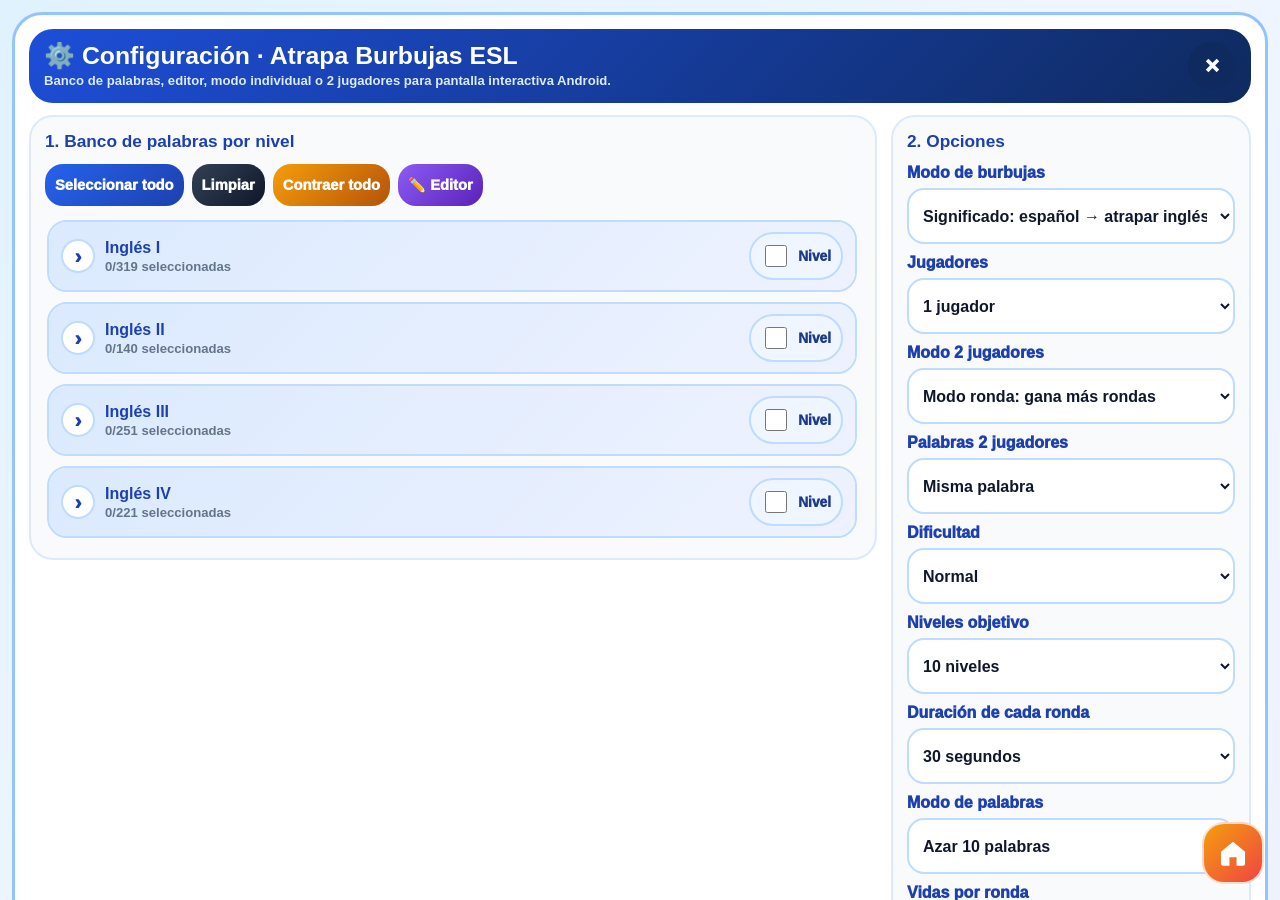
<file: Atrapa Burbujas.html>
<!DOCTYPE html>
<html lang="es">
<head>
<meta charset="UTF-8">
<meta name="viewport" content="width=device-width,initial-scale=1,maximum-scale=1,user-scalable=no,viewport-fit=cover">
<meta name="theme-color" content="#0f2a5f">
<script src="activity-bank-helper.js?v=20260520-syncfix"></script>
<title>Atrapa Burbujas ESL</title>
<style>
:root{--vh:100vh;--ink:#0b1736;--dark:#0f2a5f;--line:#bfdbfe;--touch:56px}*{box-sizing:border-box}html,body{margin:0;width:100%;height:100%;min-height:100%;overflow:hidden;font-family:Arial,"Arial Rounded MT Bold",sans-serif;color:var(--ink);background:var(--dark);touch-action:manipulation}button,input,select,textarea{font:inherit}button{border:0;cursor:pointer;touch-action:manipulation;user-select:none}.btn{min-height:var(--touch);border-radius:18px;background:linear-gradient(135deg,#2563eb,#1e40af);color:#fff;font-weight:1000;padding:10px 14px}.btn:active{transform:scale(.97)}.btn.small{min-height:42px;padding:7px 10px;font-size:.92rem}.btn.green{background:linear-gradient(135deg,#22c55e,#15803d)}.btn.red{background:linear-gradient(135deg,#ef4444,#b91c1c)}.btn.dark{background:linear-gradient(135deg,#334155,#0f172a)}.btn.yellow{background:linear-gradient(135deg,#f59e0b,#b45309)}.btn.purple{background:linear-gradient(135deg,#8b5cf6,#5b21b6)}.menu-fab{position:fixed;left:0;top:50%;transform:translateY(-50%);z-index:30;width:62px;min-height:122px;border-radius:0 24px 24px 0;background:linear-gradient(180deg,#2563eb,#0f2a5f);color:#fff;border:2px solid rgba(255,255,255,.55);border-left:0;font-weight:1000}/* Capa global: Home debe quedar por encima de la configuración (.setup-overlay z-index:80) y del drawer (.drawer z-index:50). */.home-fab{position:fixed;right:16px;bottom:16px;z-index:95;width:62px;height:62px;border-radius:22px;background:linear-gradient(135deg,#f59e0b,#ef4444);display:grid;place-items:center;color:#fff;text-decoration:none;border:2px solid rgba(255,255,255,.75)}.home-fab svg{width:34px;height:34px;fill:currentColor}.drawer{position:fixed;z-index:50;left:0;top:0;bottom:0;width:min(430px,94vw);background:#f8fbff;border-right:3px solid #93c5fd;padding:14px;display:flex;flex-direction:column;gap:10px;overflow:auto;transform:translateX(-106%);transition:.22s}.drawer.open{transform:translateX(0)}.drawer-head{display:flex;justify-content:space-between;align-items:center;border-bottom:2px dashed var(--line);padding-bottom:10px}.drawer h2{margin:0;color:#1e40af}.close-btn{width:48px;height:48px;border-radius:999px;background:#0f2a5f;color:#fff;font-size:1.5rem;font-weight:1000}.drawer-grid{display:grid;grid-template-columns:1fr 1fr;gap:8px}.info{border:2px solid var(--line);border-radius:18px;background:#eff6ff;color:#1e3a8a;padding:10px;font-weight:900;line-height:1.3}.app{position:fixed;inset:0;width:100vw;height:auto;padding:8px;overflow:hidden}.arena-root{height:100%;border-radius:28px;background:linear-gradient(180deg,#e0f7ff,#bfdbfe 46%,#93c5fd);border:2px solid rgba(255,255,255,.5);overflow:hidden;position:relative}.empty{height:100%;display:grid;place-items:center;text-align:center;color:#fff;background:linear-gradient(135deg,rgba(29,78,216,.9),rgba(8,145,178,.8),rgba(124,58,237,.75));padding:24px}.empty h1{font-size:clamp(2rem,5vmin,5rem);margin:0 0 10px}.empty p{font-size:clamp(1rem,2vmin,1.6rem);font-weight:900;max-width:900px}.setup-overlay{position:fixed;z-index:80;inset:0;background:linear-gradient(135deg,#e0f2fe,#eff6ff 52%,#eef2ff);display:none;overflow:auto;-webkit-overflow-scrolling:touch;overscroll-behavior:contain;padding:12px}.setup-overlay.show{display:grid;place-items:start center}.setup-card{width:min(1660px,calc(100vw - 24px));min-height:calc(var(--vh) - 24px);background:#fff;border:3px solid #93c5fd;border-radius:30px;padding:14px;display:grid;grid-template-rows:auto minmax(0,1fr);gap:12px;box-shadow:none}.setup-top{display:grid;grid-template-columns:minmax(0,1fr) auto;align-items:center;gap:12px;padding:13px 15px;border-radius:24px;background:linear-gradient(135deg,#1d4ed8,#0f2a5f);color:#fff}.setup-top h1{margin:0;font-size:clamp(1.55rem,2.75vmin,3rem);line-height:1}.setup-top p{margin:4px 0 0;color:#dbeafe;font-weight:900;font-size:clamp(.82rem,1.15vmin,1.1rem)}.setup-top-actions{display:flex;align-items:center;gap:10px;flex-shrink:0}.setup-grid{min-height:0;display:grid;grid-template-columns:minmax(0,1.45fr) minmax(360px,.55fr);gap:14px;align-items:start}.setup-panel{min-height:0;background:#f8fafc;border:2px solid #dbeafe;border-radius:24px;padding:14px;display:grid;gap:12px;align-content:start;overflow:hidden}.setup-panel h3{margin:0;color:#1e40af;font-size:clamp(1.08rem,1.55vmin,1.45rem)}.action-row{display:flex;gap:8px;flex-wrap:wrap}.config-grid{display:grid;gap:10px;align-content:start}.field{display:grid;gap:6px;color:#1e40af;font-weight:1000}.field input,.field select,.field textarea{width:100%;min-height:var(--touch);border:2px solid #bfdbfe;border-radius:17px;background:#fff;color:#0f172a;padding:10px;font-weight:900;outline:0}.field textarea{min-height:126px;resize:vertical}.check{display:flex;align-items:center;gap:10px;min-height:var(--touch);padding:10px;border:2px solid #bfdbfe;border-radius:17px;background:#fff;color:#0f172a;font-weight:1000}.check input{width:22px;height:22px}.summary{border:2px solid #bfdbfe;border-radius:17px;background:#eff6ff;color:#1e3a8a;padding:10px;font-weight:1000;line-height:1.25}.status{border:2px solid #fde68a;background:#fef9c3;color:#713f12;border-radius:16px;padding:9px;font-weight:1000;min-height:42px}.status:empty{display:none}.level-list{min-height:0;overflow:auto;display:grid;gap:10px;padding:2px 4px 6px 2px}.level-card,.cat-card{border:2px solid #bfdbfe;border-radius:20px;background:#fff;overflow:hidden}.level-head,.cat-head{width:100%;min-height:62px;display:grid;grid-template-columns:auto minmax(0,1fr) auto;gap:10px;align-items:center;text-align:left;padding:10px 12px;background:linear-gradient(135deg,#dbeafe,#eef2ff);color:#1e40af;font-weight:1000}.cat-head{background:#fff;color:#0f172a;border-bottom:1px solid #dbeafe}.cat-list{display:grid;gap:10px;padding:10px;background:#f8fafc}.word-panel{padding:10px;background:#fff;display:grid;gap:8px;border-top:1px solid #dbeafe}.arrow{width:34px;height:34px;border-radius:999px;display:grid;place-items:center;background:#fff;border:2px solid #bfdbfe;font-size:1.25rem}.open>.level-head .arrow,.open>.cat-head .arrow{transform:rotate(90deg)}.title{display:grid;gap:2px;min-width:0}.title b{font-size:clamp(1rem,1.35vmin,1.28rem);overflow:hidden;text-overflow:ellipsis;white-space:nowrap}.title small{display:block;color:#64748b;font-size:.82rem;font-weight:900}.select-box{display:flex;align-items:center;gap:8px;font-size:.86rem;color:#1e3a8a;background:#eff6ff;border:2px solid #bfdbfe;border-radius:999px;padding:8px 10px;white-space:nowrap}.select-box input,.word-chip input{width:22px;height:22px}.word-grid{display:grid;grid-template-columns:repeat(auto-fill,minmax(170px,1fr));gap:9px}.word-chip{display:flex;gap:8px;align-items:center;min-height:47px;border:2px solid #dbeafe;background:#f8fafc;border-radius:999px;padding:8px 10px;font-weight:1000;color:#0f172a;overflow:hidden}.word-chip.on{background:#dcfce7;border-color:#86efac;color:#166534}.word-chip span{overflow:hidden;text-overflow:ellipsis;white-space:nowrap}.editor-panel{display:none;border:2px solid #ddd6fe;background:#faf5ff;border-radius:22px;padding:12px;gap:12px}.editor-panel.show{display:grid}.editor-grid{display:grid;grid-template-columns:repeat(2,minmax(0,1fr));gap:12px}.editor-card{background:#fff;border:2px solid #ddd6fe;border-radius:18px;padding:12px;display:grid;gap:8px}.editor-card h4{margin:0;color:#5b21b6}.editor-card textarea,.editor-textarea{min-height:230px;font-family:Consolas,Monaco,monospace;font-size:.92rem;line-height:1.38;resize:vertical;text-align:left;white-space:pre;overflow:auto;border:2px solid #c4b5fd;border-radius:16px;padding:10px;background:#fff;color:#0f172a}.editor-card .btn{justify-self:start}.bubble-game{position:relative;width:100%;height:100%;overflow:hidden}.watermark-target{position:absolute;z-index:1;left:50%;top:54%;transform:translate(-50%,-50%);width:92%;text-align:center;font-size:clamp(3.2rem,13vmin,11rem);font-weight:1000;letter-spacing:.02em;line-height:.9;color:rgba(15,42,95,.13);text-shadow:0 2px 0 rgba(255,255,255,.22);pointer-events:none;user-select:none;white-space:normal;overflow-wrap:anywhere;transition:opacity .18s,transform .18s}.target-card{position:absolute;z-index:8;left:50%;top:10px;transform:translateX(-50%);width:min(840px,calc(100% - 92px));padding:10px 12px;border-radius:22px;background:rgba(255,255,255,.92);border:2px solid rgba(14,165,233,.5);text-align:center;transition:.15s}.target-card.good{box-shadow:0 0 0 5px rgba(34,197,94,.18);border-color:#86efac}.target-card.bad{box-shadow:0 0 0 5px rgba(239,68,68,.14);border-color:#fecaca}.mode-pill{display:inline-flex;padding:5px 10px;border-radius:999px;background:#1d4ed8;color:#fff;font-size:.82rem;font-weight:1000}.target-card h2{font-size:clamp(1.55rem,4vmin,3.5rem);margin:3px 0;color:#0f2a5f}.target-card p{font-size:clamp(.86rem,1.25vmin,1.08rem);margin:0;color:#334155;font-weight:900}.stats{display:flex;gap:8px;justify-content:center;flex-wrap:wrap;margin-top:8px}.stat{padding:6px 10px;border-radius:999px;background:#eff6ff;border:2px solid var(--line);font-weight:1000}.stat.ok{background:#dcfce7;border-color:#86efac}.stat.bad{background:#fee2e2;border-color:#fecaca}.stat.time{background:#fef3c7;border-color:#fde68a}.bubble-arena{position:absolute;z-index:5;inset:0;overflow:hidden;touch-action:none}.bubble-item{position:absolute;contain:layout paint style;display:grid;place-items:center;border-radius:999px;padding:9px;border:3px solid rgba(255,255,255,.94);background:radial-gradient(circle at 32% 25%,#fff,rgba(125,211,252,.83) 44%,rgba(37,99,235,.55));color:#082f49;font-weight:1000;text-align:center;line-height:1.05;font-size:clamp(.78rem,1.5vmin,1.12rem);box-shadow:inset -8px -10px 18px rgba(30,64,175,.18),inset 7px 7px 14px rgba(255,255,255,.65),0 10px 18px rgba(15,23,42,.16);will-change:transform,opacity;transform-origin:center center;backface-visibility:hidden;transition:opacity .12s}.bubble-item.resolving{transition:transform .12s,opacity .12s}.bubble-item::after{content:"";position:absolute;left:22%;top:18%;width:18%;height:18%;border-radius:50%;background:rgba(255,255,255,.85)}.bubble-item.hit-good{background:radial-gradient(circle at 32% 25%,#fff,#bbf7d0 45%,#22c55e)}.bubble-item.hit-bad{background:radial-gradient(circle at 32% 25%,#fff,#fecaca 45%,#ef4444);color:#fff}.paused .bubble-item{transition:none}.toast{position:absolute;z-index:20;left:50%;bottom:22px;transform:translateX(-50%);padding:10px 16px;border-radius:999px;background:rgba(15,42,95,.9);color:#fff;font-weight:1000;opacity:0;transition:.18s;white-space:nowrap}.toast.show{opacity:1;bottom:34px}.split-line{position:absolute;z-index:4;top:0;bottom:0;left:50%;width:4px;background:linear-gradient(180deg,rgba(15,42,95,.08),rgba(15,42,95,.32),rgba(15,42,95,.08));transform:translateX(-50%);display:none}.bubble-game.duel .split-line{display:block}.bubble-game.duel .target-card{top:5px;padding:5px 8px;width:min(820px,calc(100% - 84px));border-radius:18px}.bubble-game.duel.separate .target-card{display:none}.bubble-game.duel .target-card h2{font-size:clamp(1.55rem,4.4vmin,4.1rem);margin:0;color:#0f2a5f;line-height:.95}.player-target-row{position:absolute;z-index:9;top:6px;left:0;right:0;padding:0 10px;display:none;grid-template-columns:1fr 1fr;gap:10px;pointer-events:none}.player-target-card{justify-self:center;width:min(96%,520px);contain:layout paint style}.bubble-game.duel.separate .player-target-row{display:grid}.player-target-card{min-height:74px;border-radius:18px;background:rgba(255,255,255,.92);border:2px solid rgba(14,165,233,.5);padding:6px 8px;text-align:center;color:#0f2a5f}.player-target-card.p2{border-color:#86efac}.player-target-card h2{font-size:clamp(1.45rem,4.5vmin,3.6rem);line-height:.95;margin:0;overflow-wrap:anywhere}.player-target-card .mini{font-weight:1000;font-size:.78rem;margin-top:4px;color:#334155}.bubble-game.duel .target-card p,.bubble-game.duel .mode-pill{display:none}.bubble-game.duel .stats{margin-top:4px;gap:4px}.bubble-game.duel .stat{padding:3px 6px;font-size:.78rem}.side-target{position:absolute;z-index:3;top:52%;width:50%;transform:translateY(-50%);text-align:center;font-size:clamp(2.2rem,8vmin,7rem);font-weight:1000;line-height:.95;color:rgba(15,42,95,.16);text-shadow:0 2px 0 rgba(255,255,255,.22);pointer-events:none;user-select:none;overflow-wrap:anywhere;padding:0 18px;display:none}.side-target.left{left:0}.side-target.right{right:0}.bubble-game.duel.separate .side-target{display:block}.bubble-game.duel.separate .watermark-target{display:none}.side-feedback{position:absolute;z-index:2;top:0;bottom:0;width:50%;opacity:0;pointer-events:none;transition:opacity .12s linear}.side-feedback.left{left:0}.side-feedback.right{right:0}.side-feedback.good{background:rgba(34,197,94,.24)}.side-feedback.bad{background:rgba(239,68,68,.24)}.side-feedback.show{opacity:1}.bubble-game.duel .life-flash.p1{left:25%}.bubble-game.duel .life-flash.p2{left:75%}.bubble-game:not(.duel) .life-flash.p1{left:50%}.bubble-game:not(.duel) .life-flash.p2{display:none}.duel-line{display:flex;gap:8px;justify-content:center;flex-wrap:wrap;margin:10px 0}.duel-pill{padding:8px 12px;border-radius:999px;background:#eff6ff;border:2px solid #bfdbfe;color:#0f2a5f;font-weight:1000}.duel-pill.win{background:#dcfce7;border-color:#86efac;color:#166534}.center-panel{position:absolute;z-index:40;inset:0;display:grid;place-items:center;background:rgba(15,42,95,.34);text-align:center;padding:18px}.center-card{width:min(560px,calc(100% - 30px));border-radius:30px;background:rgba(255,255,255,.94);border:3px solid #93c5fd;padding:24px;color:#0f2a5f}.center-card h2{margin:0 0 8px;font-size:clamp(2rem,5vmin,4.5rem)}.center-card p{font-weight:1000;margin:0 0 18px;color:#334155}.life-flash{position:absolute;z-index:45;left:50%;top:50%;transform:translate(-50%,-50%) scale(.86);font-size:clamp(4rem,12vmin,9rem);font-weight:1000;color:#ef4444;text-shadow:0 8px 18px rgba(15,23,42,.22);opacity:0;pointer-events:none}.life-flash.show{animation:life .8s ease both}@keyframes life{0%{opacity:0;transform:translate(-50%,-50%) scale(.75)}25%{opacity:1;transform:translate(-50%,-50%) scale(1.12)}100%{opacity:0;transform:translate(-50%,-50%) scale(.92)}}.victory{position:absolute;z-index:60;inset:0;display:grid;place-items:center;text-align:center;color:#fff;background:radial-gradient(circle at 50% 25%,rgba(251,191,36,.96),rgba(37,99,235,.94) 42%,rgba(15,42,95,.98));overflow:hidden}.victory::before{content:"🎉 🎊 ⭐ 🫧 🏆 🎉 🎊 ⭐";position:absolute;inset:0;display:grid;place-items:center;font-size:clamp(2rem,7vmin,6rem);letter-spacing:.25em;opacity:.28;animation:float 2s ease-in-out infinite alternate}.victory-card{position:relative;z-index:1;width:min(760px,calc(100% - 28px));padding:30px;border-radius:34px;background:rgba(255,255,255,.16);border:3px solid rgba(255,255,255,.65);backdrop-filter:blur(3px)}.victory h2{font-size:clamp(2.4rem,7vmin,6rem);margin:0 0 12px}.victory p{font-size:clamp(1.1rem,2.4vmin,2rem);font-weight:1000}.victory .actions{justify-content:center}@keyframes float{from{transform:translateY(-14px)}to{transform:translateY(14px)}}@media (max-width:1050px){.setup-grid{grid-template-columns:1fr}.editor-grid{grid-template-columns:1fr}.target-card{width:min(760px,calc(100% - 76px));top:8px}.setup-card{height:auto;overflow:visible}.setup-panel{overflow:visible}.level-list{max-height:none}}@media (max-height:680px){:root{--touch:48px}.setup-top p{display:none}.target-card{padding:7px 9px}.target-card h2{font-size:clamp(1.35rem,3.2vmin,2.4rem)}.stats{margin-top:5px}.stat{padding:4px 8px}.watermark-target{font-size:clamp(2.8rem,12vmin,8rem);top:57%}.side-target{font-size:clamp(1.8rem,8vmin,4.6rem)}.player-target-row{top:4px;left:0;right:0;padding:0 5px;gap:5px}.player-target-card{min-height:58px;padding:4px 5px}.player-target-card h2{font-size:clamp(1.15rem,4.4vmin,2.7rem)}.player-target-card .mini{font-size:.68rem}.bubble-game.duel .target-card{top:3px;padding:3px 5px}.bubble-game.duel .stat{font-size:.7rem;padding:2px 4px}.menu-fab{width:54px;min-height:104px}.home-fab{width:54px;height:54px}}
</style>
</head>
<body>
<button class="menu-fab" id="menuBtn" type="button">☰<br>Menú</button>
<a class="home-fab" id="homeBtn" href="index.html" aria-label="Volver al inicio"><svg viewBox="0 0 24 24"><path d="M3.5 11.2 12 4l8.5 7.2v8.3a1.5 1.5 0 0 1-1.5 1.5h-4.5v-6h-5v6H5a1.5 1.5 0 0 1-1.5-1.5z"/></svg></a>
<aside class="drawer" id="drawer" aria-hidden="true"><div class="drawer-head"><h2>🎮 Atrapa Burbujas ESL</h2><button class="close-btn" id="drawerClose" type="button">×</button></div><div class="info" id="progressInfo">Sin juego activo</div><div class="info" id="scoreInfo">Puntaje: —</div><div class="drawer-grid"><button class="btn green" id="openConfigBtn" type="button">Configurar</button><button class="btn" id="resumeBtn" type="button">Pausar</button><button class="btn dark" id="restartBtn" type="button">Reiniciar</button><button class="btn red" id="revealBtn" type="button">Revelar</button><button class="btn" id="fullscreenBtn" type="button">Pantalla completa</button></div><div class="info">Formato recomendado: <b>apple=manzana</b>. Puedes jugar español→inglés o inglés→español.</div></aside>
<main class="app"><section class="arena-root" id="arenaRoot"></section></main>
<section class="setup-overlay show" id="setupOverlay" aria-hidden="false">
  <div class="setup-card">
    <div class="setup-top">
      <div><h1>⚙️ Configuración · Atrapa Burbujas ESL</h1><p>Banco de palabras, editor, modo individual o 2 jugadores para pantalla interactiva Android.</p></div>
      <div class="setup-top-actions"><button class="close-btn" id="closeSetupBtn" type="button">×</button></div>
    </div>
    <div class="setup-grid">
      <section class="setup-panel"><h3>1. Banco de palabras por nivel</h3><div class="action-row"><button class="btn small" id="selectAllBtn" type="button">Seleccionar todo</button><button class="btn small dark" id="clearAllBtn" type="button">Limpiar</button><button class="btn small yellow" id="collapseBtn" type="button">Contraer todo</button><button class="btn small purple" id="editBtn" type="button">✏️ Editor</button></div><div class="editor-panel" id="editorPanel"><div class="info">Formato: <b>Categoría: Animals</b> y debajo <b>apple=manzana</b> o <b>apple = manzana</b>. El editor se muestra limpio, sin códigos internos.</div><div class="editor-grid" id="editorGrid"></div><div class="action-row"><button class="btn green" id="downloadBankBtn" type="button">Descargar WordBank completo</button></div></div><div class="level-list" id="levelList"></div></section>
      <aside class="setup-panel"><h3>2. Opciones</h3><div class="config-grid"><label class="field">Modo de burbujas<select id="bubbleMode"><option value="meaning" selected>Significado: español → atrapar inglés</option><option value="reverse">Significado: inglés → atrapar español</option><option value="category">Categorías: atrapar palabras de la categoría</option></select></label><label class="field">Jugadores<select id="playerMode"><option value="1" selected>1 jugador</option><option value="2">2 jugadores lado a lado</option></select></label><label class="field">Modo 2 jugadores<select id="twoPlayerWinMode"><option value="round" selected>Modo ronda: gana más rondas</option><option value="objective">Modo objetivo: primero al objetivo</option></select></label><label class="field">Palabras 2 jugadores<select id="twoPlayerWords"><option value="same" selected>Misma palabra</option><option value="separate">Palabras separadas</option></select></label><label class="field">Dificultad<select id="difficultySelect"><option value="easy">Fácil</option><option value="normal" selected>Normal</option><option value="hard">Difícil</option></select></label><label class="field">Niveles objetivo<select id="targetLevels"><option value="1">1 nivel</option><option value="2">2 niveles</option><option value="3">3 niveles</option><option value="5">5 niveles</option><option value="10" selected>10 niveles</option><option value="infinite">Infinito</option></select></label><label class="field">Duración de cada ronda<select id="roundSeconds"><option value="20">20 segundos</option><option value="30" selected>30 segundos</option><option value="40">40 segundos</option><option value="60">60 segundos</option></select></label><label class="field">Modo de palabras<select id="wordMode"><option value="manual">Usar palabras marcadas</option><option value="random5">Azar 5 palabras</option><option value="random10" selected>Azar 10 palabras</option><option value="random15">Azar 15 palabras</option><option value="random20">Azar 20 palabras</option></select></label><label class="field">Vidas por ronda<select id="lives"><option value="1">1 vida</option><option value="2">2 vidas</option><option value="3">3 vidas</option><option value="4">4 vidas</option><option value="5" selected>5 vidas</option><option value="6">6 vidas</option><option value="7">7 vidas</option><option value="8">8 vidas</option><option value="9">9 vidas</option><option value="10">10 vidas</option></select></label><label class="check"><input type="checkbox" id="sound" checked> Sonido</label><label class="field">Custom words<textarea id="customWords" placeholder="apple=manzana&#10;dog=perro"></textarea></label><div class="summary" id="summary">Seleccionadas: 0 · Custom: 0 · Se jugarán: 0</div><div class="status" id="status"></div><button class="btn green" id="startBtn" type="button">Iniciar juego</button></div></aside>
    </div>
  </div>
</section>
<script>
(()=>{"use strict";
const ACTIVITY_CONFIG={id:"bubble-catch-game",aliases:["atrapa-burbujas"],title:"Atrapa Burbujas ESL",file:"Atrapa Burbujas.html",bankType:"pairs",usesTranslation:true,entryFormat:"word_translation"};
const LEVELS=["Inglés I","Inglés II","Inglés III","Inglés IV"],STORE="ESL_ACTIVITY_BANK_"+ACTIVITY_CONFIG.id,FULL="ESL_WORD_BANK_PLATFORM_SNAPSHOT";
const fallback={"Inglés I":{"Animals":["dog=perro","cat=gato","bird=pájaro","fish=pez"],"School":["book=libro","pencil=lápiz","chair=silla","desk=escritorio"]},"Inglés II":{"Food":["apple=manzana","bread=pan","water=agua","rice=arroz"]},"Inglés III":{},"Inglés IV":{}};function ids(){return [...new Set([ACTIVITY_CONFIG.id].concat(Array.isArray(ACTIVITY_CONFIG.aliases)?ACTIVITY_CONFIG.aliases:[]).filter(Boolean))]}function jget(k){try{let r=localStorage.getItem(k);return r?JSON.parse(r):null}catch(e){return null}}function defFull(){return{app:"ESL English",schema:"esl-word-bank-v3",updatedAt:new Date().toISOString(),levels:LEVELS.slice(),activities:{}}}function putAct(full,id,snap){if(Array.isArray(ACTIVITY_CONFIG.aliases)&&ACTIVITY_CONFIG.aliases.includes(id))id=ACTIVITY_CONFIG.id;if(id&&snap&&typeof snap==="object"&&(snap.levels||snap.bank||snap.wordBank)){full.activities=full.activities||{};full.activities[id]=snap}}function mergeFull(full){full=JSON.parse(JSON.stringify(full||defFull()));full.activities=full.activities||{};try{if(window.ESLBank?.readLocalBank){let b=window.ESLBank.readLocalBank();if(b?.activities)Object.entries(b.activities).forEach(([id,s])=>putAct(full,id,s))}}catch(e){}["ESL_ENGLISH_WORD_BANKS_V1",FULL,"ESL_WORD_BANK_FULL","ESL_ENGLISH_WORD_BANK"].forEach(k=>{let b=jget(k);if(b?.activities)Object.entries(b.activities).forEach(([id,s])=>putAct(full,id,s))});try{for(let i=0;i<localStorage.length;i++){let k=localStorage.key(i);if(k&&k.startsWith("ESL_ACTIVITY_BANK_"))putAct(full,k.slice(18),jget(k))}}catch(e){}try{if(window.ESL_ACTIVITY_BANKS){if(window.ESL_ACTIVITY_BANKS.activities)Object.entries(window.ESL_ACTIVITY_BANKS.activities).forEach(([id,s])=>putAct(full,id,s));Object.entries(window.ESL_ACTIVITY_BANKS).forEach(([id,s])=>{if(id!=="activities")putAct(full,id,s)})}}catch(e){}full.updatedAt=new Date().toISOString();full.levels=full.levels||LEVELS.slice();full.schema=full.schema||"esl-word-bank-v3";full.app=full.app||"ESL English";return full}function localSnap(){for(const id of ids()){let s=jget("ESL_ACTIVITY_BANK_"+id);if(s)return s}return null}function winSnap(){try{if(window.ESL_ACTIVITY_BANKS){for(const id of ids()){if(window.ESL_ACTIVITY_BANKS[id])return window.ESL_ACTIVITY_BANKS[id];if(window.ESL_ACTIVITY_BANKS.activities?.[id])return window.ESL_ACTIVITY_BANKS.activities[id]}}}catch(e){}return null}
const $=id=>document.getElementById(id),UI={},state={bank:normBank(fallback),selected:new Set,expanded:new Set,edit:false,game:null,raf:0,sound:true,audio:null};
["menuBtn","drawer","drawerClose","openConfigBtn","resumeBtn","restartBtn","revealBtn","fullscreenBtn","progressInfo","scoreInfo","arenaRoot","setupOverlay","closeSetupBtn","selectAllBtn","clearAllBtn","collapseBtn","editBtn","editorPanel","editorGrid","downloadBankBtn","levelList","bubbleMode","playerMode","twoPlayerWinMode","twoPlayerWords","difficultySelect","targetLevels","roundSeconds","wordMode","lives","sound","customWords","summary","status","startBtn","homeBtn"].forEach(id=>UI[id]=$(id));
function readViewportHeight(){let vv=Math.round((window.visualViewport&&window.visualViewport.height)||0),ih=Math.round(window.innerHeight||0),ch=Math.round(document.documentElement.clientHeight||0),sh=Math.round((screen&&screen.availHeight)||0),base=Math.max(vv,ih,ch,320);if(sh&&sh>base&&sh<=base*1.22&&Math.max(screen.availWidth||0,screen.width||0)>=1200)base=sh;return base}function vh(){document.documentElement.style.setProperty("--vh",readViewportHeight()+"px");let g=state.game,a=$("bubbleArena");if(g&&a){g.arenaW=a.clientWidth;g.arenaH=a.clientHeight}}addEventListener("resize",vh,{passive:true});addEventListener("orientationchange",()=>setTimeout(vh,80),{passive:true});if(window.visualViewport)window.visualViewport.addEventListener("resize",vh,{passive:true});vh();
function esc(v){return String(v??"").replace(/[&<>"']/g,c=>c==="&"?"&amp;":c==="<"?"&lt;":c===">"?"&gt;":c==='"'?"&quot;":"&#39;")}function clean(v){return String(v||"").normalize("NFD").replace(/[\u0300-\u036f]/g,"").trim().toLowerCase().replace(/\s+/g," ")}function pair(v){let s=String(v||"").trim(),i=s.indexOf("=");return i>=0?[s.slice(0,i).trim(),s.slice(i+1).trim()]:[s,""]}function word(e){if(typeof e==="string")return pair(e)[0];let w=String(e?.word||e?.en||e?.english||e?.term||e?.text||"").trim();return pair(w)[0]}function trans(e){if(typeof e==="string")return pair(e)[1];let w=String(e?.word||"").trim(),fromWord=pair(w)[1];return String(e?.translation||e?.es||e?.spanish||e?.meaning||fromWord||"").trim()}function shown(e,mode){return mode==="reverse"?(e.translation||e.word):e.word}function normalizedEntry(e){let w=word(e),t=trans(e);return w?(t?{word:w,translation:t}:w):null}function entry(e,l,c){return{word:word(e),translation:trans(e),level:l,category:c,raw:e}}function unique(a){let s=new Set,o=[];a.forEach(x=>{let k=clean(word(x));if(k&&!s.has(k)){s.add(k);o.push(normalizedEntry(x)||x)}});return o}function normBank(raw){let out={};LEVELS.forEach(l=>out[l]={});Object.entries(raw||{}).forEach(([l,cats])=>{let lv=LEVELS.find(x=>clean(x)===clean(l))||l;if(!out[lv])out[lv]={};Object.entries(cats||{}).forEach(([c,arr])=>{let v=unique((Array.isArray(arr)?arr:[]).filter(x=>word(x)));if(v.length)out[lv][c.trim()||"General"]=v})});return out}function key(l,c,i){return l+"||"+c+"||"+i}function shuffle(a){a=a.slice();for(let i=a.length-1;i>0;i--){let j=Math.floor(Math.random()*(i+1));[a[i],a[j]]=[a[j],a[i]]}return a}function fmt(s){s=Math.max(0,Math.ceil(s));return String(Math.floor(s/60)).padStart(2,"0")+":"+String(s%60).padStart(2,"0")}function beep(f=600,d=60){if(!state.sound)return;try{let c=state.audio||(state.audio=new (AudioContext||webkitAudioContext)()),o=c.createOscillator(),g=c.createGain();o.frequency.value=f;g.gain.value=.035;o.connect(g);g.connect(c.destination);o.start();setTimeout(()=>{o.stop();o.disconnect();g.disconnect()},d)}catch(e){}}
function activitySnapshot(){return{title:ACTIVITY_CONFIG.title,file:ACTIVITY_CONFIG.file,bankType:"pairs",usesTranslation:true,entryFormat:"word_translation",levels:state.bank}}async function readFullBank(){let full=null;try{let r=await fetch("word-bank-esl-english.json",{cache:"no-store"});if(r.ok){let j=await r.json();if(j&&j.activities)full=j}}catch(e){}if(!full){try{if(window.ESLBank?.readLocalBank)full=window.ESLBank.readLocalBank()}catch(e){}}if(!full)full=jget(FULL)||jget("ESL_WORD_BANK_FULL")||jget("ESL_ENGLISH_WORD_BANKS_V1")||jget("ESL_ENGLISH_WORD_BANK");return mergeFull(full||defFull())}async function loadBank(){let snap=null;snap=localSnap()||winSnap();if(!snap){for(const id of ids()){try{if(window.ESLBank?.getActivityBank)snap=await window.ESLBank.getActivityBank(id,{priority:"localStorage"})}catch(e){}if(snap)break}}if(!snap){let full=await readFullBank();for(const id of ids()){if(full.activities&&full.activities[id]){snap=full.activities[id];break}}}if(snap?.levels)state.bank=normBank(snap.levels);saveBank()}function saveBank(){let snap=activitySnapshot();try{localStorage.setItem(STORE,JSON.stringify(snap))}catch(e){}try{window.ESL_ACTIVITY_BANKS=Object.assign(window.ESL_ACTIVITY_BANKS||{},{[ACTIVITY_CONFIG.id]:snap})}catch(e){}try{if(window.ESLBank){["setActivityBank","saveActivityBank","updateActivityBank"].forEach(n=>{try{if(typeof window.ESLBank[n]==="function")window.ESLBank[n](ACTIVITY_CONFIG.id,snap)}catch(e){}})}}catch(e){}return snap}async function downloadBank(){syncEditors();let full=await readFullBank();full.schema=full.schema||"esl-word-bank-v3";full.app=full.app||"ESL English";full.levels=full.levels||LEVELS.slice();full.activities=full.activities||{};full.activities[ACTIVITY_CONFIG.id]=saveBank();full.updatedAt=new Date().toISOString();try{localStorage.setItem(FULL,JSON.stringify(full))}catch(e){}let a=document.createElement("a");a.href=URL.createObjectURL(new Blob([JSON.stringify(full,null,2)],{type:"application/json;charset=utf-8"}));a.download="word-bank-esl-english.json";document.body.appendChild(a);a.click();a.remove();setTimeout(()=>URL.revokeObjectURL(a.href),1000);setStatus("✅ WordBank completo descargado con todas las actividades.")}
function counts(l,c){let total=0,sel=0,cats=state.bank[l]||{};Object.entries(c?{[c]:cats[c]||[]}:cats).forEach(([cat,arr])=>{total+=arr.length;arr.forEach((_,i)=>{if(state.selected.has(key(l,cat,i)))sel++})});return{total,sel}}
function renderLevels(){UI.levelList.textContent="";LEVELS.forEach(l=>{let co=counts(l),open=state.expanded.has(l),card=document.createElement("article");card.className="level-card"+(open?" open":"");card.innerHTML=`<button class="level-head" type="button" data-act="tl" data-l="${esc(l)}"><span class="arrow">›</span><span class="title"><b>${esc(l)}</b><small>${co.sel}/${co.total} seleccionadas</small></span><label class="select-box"><input type="checkbox" data-act="sl" data-l="${esc(l)}"> Nivel</label></button>`;let cb=card.querySelector("input");cb.checked=co.total&&co.sel===co.total;cb.indeterminate=co.sel>0&&co.sel<co.total;if(open){let list=document.createElement("div");list.className="cat-list";Object.entries(state.bank[l]||{}).forEach(([c,a])=>list.appendChild(renderCat(l,c,a)));card.appendChild(list)}UI.levelList.appendChild(card)})}
function renderCat(l,c,a){let co=counts(l,c),open=state.expanded.has(l+"||"+c),card=document.createElement("article");card.className="cat-card"+(open?" open":"");card.innerHTML=`<button class="cat-head" type="button" data-act="tc" data-l="${esc(l)}" data-c="${esc(c)}"><span class="arrow">›</span><span class="title"><b>${esc(c)}</b><small>${co.sel}/${co.total} seleccionadas</small></span><label class="select-box"><input type="checkbox" data-act="sc" data-l="${esc(l)}" data-c="${esc(c)}"> Categoría</label></button>`;let cb=card.querySelector("input");cb.checked=co.total&&co.sel===co.total;cb.indeterminate=co.sel>0&&co.sel<co.total;if(open){let panel=document.createElement("div");panel.className="word-panel";let g=document.createElement("div");g.className="word-grid";a.forEach((e,i)=>{let k=key(l,c,i),lab=document.createElement("label");lab.className="word-chip"+(state.selected.has(k)?" on":"");lab.innerHTML=`<input type="checkbox" data-act="sw" data-k="${esc(k)}" ${state.selected.has(k)?"checked":""}><span>${esc(word(e))}</span>`;g.appendChild(lab)});panel.appendChild(g);card.appendChild(panel)}return card}
function setLevel(l,on){Object.entries(state.bank[l]||{}).forEach(([c,a])=>a.forEach((_,i)=>on?state.selected.add(key(l,c,i)):state.selected.delete(key(l,c,i))))}function setCat(l,c,on){(state.bank[l]?.[c]||[]).forEach((_,i)=>on?state.selected.add(key(l,c,i)):state.selected.delete(key(l,c,i)))}function selected(){let o=[];LEVELS.forEach(l=>Object.entries(state.bank[l]||{}).forEach(([c,a])=>a.forEach((e,i)=>{if(state.selected.has(key(l,c,i)))o.push(entry(e,l,c))})));return o}function all(){let o=[];LEVELS.forEach(l=>Object.entries(state.bank[l]||{}).forEach(([c,a])=>a.forEach(e=>o.push(entry(e,l,c)))));return o}function custom(){return UI.customWords.value.split(/\n|,/).map(x=>x.trim()).filter(Boolean).map(x=>entry(x,"Custom","Custom")).filter(x=>x.word)}function playlist(){let base=selected();if(UI.wordMode.value!=="manual"&&!base.length)base=all();let list=base.concat(custom()).filter(x=>x.word);if(UI.wordMode.value!=="manual")list=shuffle(list).slice(0,Number(UI.wordMode.value.replace("random","")||10));return list}function targetTotal(){return UI.targetLevels.value==="infinite"?Infinity:Number(UI.targetLevels.value)}function targetLabel(v){return v===Infinity?"∞":String(v)}function updateSummary(){let t=targetTotal();UI.summary.textContent=`Seleccionadas: ${selected().length} · Custom: ${custom().length} · Se jugarán: ${playlist().length} · Objetivo: ${targetLabel(t)} niveles · ${UI.playerMode.value==="2"?(UI.twoPlayerWinMode.value==="round"?(UI.twoPlayerWords.value==="same"?"2 jugadores: ronda, misma palabra":"2 jugadores: ronda, separadas"):(UI.twoPlayerWords.value==="same"?"2 jugadores: objetivo, misma palabra":"2 jugadores: objetivo, separadas")):"1 jugador"}`}function setStatus(t){UI.status.textContent=t||"";if(t)setTimeout(()=>{if(UI.status.textContent===t)UI.status.textContent=""},3500)}
function formatLevel(l){let lines=[];Object.entries(state.bank[l]||{}).forEach(([c,a])=>{lines.push("Categoría: "+c);a.forEach(e=>lines.push(trans(e)?word(e)+"="+trans(e):word(e)));lines.push("")});return lines.join("\n").trim()}function parseLevel(t){let out={},cat="General";String(t||"").split(/\r?\n/).forEach(line=>{line=line.trim();if(!line)return;let m=line.match(/^Categor[ií]a\s*:\s*(.+)$/i);if(m){cat=m[1].trim()||"General";out[cat]=out[cat]||[];return}out[cat]=out[cat]||[];out[cat].push(normalizedEntry(line)||line)});Object.keys(out).forEach(c=>{out[c]=unique(out[c]);if(!out[c].length)delete out[c]});return out}function renderEditor(){UI.editorGrid.textContent="";LEVELS.forEach(l=>{let d=document.createElement("div");d.className="editor-card";d.innerHTML=`<h4>${esc(l)}</h4><textarea class="editor-textarea" data-l="${esc(l)}" spellcheck="false">${esc(formatLevel(l))}</textarea><button class="btn small green" data-apply="${esc(l)}" type="button">Aplicar ${esc(l)}</button>`;UI.editorGrid.appendChild(d)})}
function syncEditors(){UI.editorGrid.querySelectorAll("textarea[data-l]").forEach(t=>state.bank[t.dataset.l]=parseLevel(t.value));saveBank();renderLevels();updateSummary()}
function renderEmpty(){UI.arenaRoot.className="arena-root";UI.arenaRoot.innerHTML=`<div class="empty"><div><h1>🫧 Atrapa Burbujas ESL</h1><p>Configura el banco y atrapa palabras correctas hasta completar los niveles objetivo.</p></div></div>`;updateInfo()}
function startGame(){let words=playlist();if(!words.length){setStatus("⚠️ Selecciona palabras o escribe custom words.");return}cleanupGame();let target=targetTotal(),pm=UI.playerMode.value,tw=UI.twoPlayerWinMode.value,maxLives=Number(UI.lives.value);state.game={words,round:0,targetLevels:target,targetIndex:0,target:null,targets:[null,null],mode:UI.bubbleMode.value,playerMode:pm,twoMode:tw,twoWords:UI.twoPlayerWords.value,difficulty:UI.difficultySelect.value,players:[{name:"Jugador 1",correct:0,wrong:0,roundCorrect:0,roundWrong:0,lives:maxLives,roundWins:0,objective:0},{name:"Jugador 2",correct:0,wrong:0,roundCorrect:0,roundWrong:0,lives:maxLives,roundWins:0,objective:0}],seconds:Number(UI.roundSeconds.value),timeLeft:Number(UI.roundSeconds.value),maxLives:maxLives,lives:maxLives,totalCorrect:0,totalWrong:0,roundCorrect:0,roundWrong:0,paused:false,last:performance.now(),spawn:0,categoryHits:0,categoryGoal:3,bubbles:new Set,maxBubbles:pm==="2"?(UI.difficultySelect.value==="hard"?34:UI.difficultySelect.value==="normal"?28:22):(UI.difficultySelect.value==="hard"?22:UI.difficultySelect.value==="normal"?18:15),finished:false,between:false,waiting:false,finalPending:false,pausedByUi:false};UI.setupOverlay.classList.remove("show");UI.setupOverlay.setAttribute("aria-hidden","true");mountGame();beginRound();startLoop();beep(650,70)}
function mountGame(){let duel=state.game&&state.game.playerMode==="2",sep=duel&&state.game.twoWords==="separate";UI.arenaRoot.className="arena-root";UI.arenaRoot.innerHTML=`<div class="bubble-game ${duel?"duel":""} ${sep?"separate":""}" id="bubbleGame"><div class="watermark-target" id="watermarkTarget"></div><div class="side-target left" id="sideTarget0"></div><div class="side-target right" id="sideTarget1"></div><div class="side-feedback left" id="sideFeedback0"></div><div class="side-feedback right" id="sideFeedback1"></div><div class="split-line" id="splitLine"></div><div class="player-target-row" id="playerTargetRow"><div class="player-target-card p1"><h2 id="topTarget0"></h2><div class="mini" id="topStats0"></div></div><div class="player-target-card p2"><h2 id="topTarget1"></h2><div class="mini" id="topStats1"></div></div></div><div class="target-card" id="targetCard"><div class="mode-pill" id="modePill"></div><h2 id="targetText"></h2><p id="targetHelp"></p><div class="stats"><span class="stat">🔁 <b id="roundNum"></b></span><span class="stat ok">✅ <b id="okNum">0</b></span><span class="stat bad">❌ <b id="badNum">0</b></span><span class="stat time">⏱ <b id="timeNum"></b></span><span class="stat">❤️ <b id="lifeNum"></b></span></div></div><div class="bubble-arena" id="bubbleArena"></div><div class="toast" id="toast"></div><div class="life-flash p1" id="lifeFlash0">−❤️</div><div class="life-flash p2" id="lifeFlash1">−❤️</div></div>`;let g=state.game;if(g){g.hudEls={roundNum:$("roundNum"),okNum:$("okNum"),badNum:$("badNum"),timeNum:$("timeNum"),lifeNum:$("lifeNum"),topStats0:$("topStats0"),topStats1:$("topStats1")};g.hudCache={};let a=$("bubbleArena");g.arenaW=a?a.clientWidth:0;g.arenaH=a?a.clientHeight:0}updateHud(true)}
function clearBubbles(){let g=state.game;if(!g)return;g.bubbles.forEach(b=>b.remove());g.bubbles.clear()}function resetPlayerRound(p){p.roundCorrect=0;p.roundWrong=0;p.lives=state.game.maxLives}function beginRound(){let g=state.game;if(!g||g.finished)return;if(g.finalPending){showVictory("Final por rondas");return}clearCenter();clearBubbles();g.between=false;g.waiting=false;g.timeLeft=g.seconds;g.hudSecond=-1;g.roundCorrect=0;g.roundWrong=0;g.spawn=0;g.categoryHits=0;g.last=performance.now();g.players.forEach(resetPlayerRound);g.lives=g.maxLives;g.targetIndex=g.round+g.totalCorrect;setTarget(true);toast((g.playerMode==="2"?"Duelo simultáneo · ":"")+`Nivel ${g.round+1}/${targetLabel(g.targetLevels)}`);updateHud(true);startLoop()}
function makeTarget(pi=0){let g=state.game;if(g.mode==="meaning"||g.mode==="reverse"){if(g.playerMode==="2"){g.lastTargetKeys=g.lastTargetKeys||["",""];let last=g.lastTargetKeys[pi]||"",other=(g.twoWords==="separate"&&pi===1&&g.targets&&g.targets[0])?clean(g.targets[0].word):"",pool=g.words.filter(w=>clean(w.word)!==last&&(!other||clean(w.word)!==other));if(!pool.length)pool=g.words.filter(w=>clean(w.word)!==last);if(!pool.length)pool=g.words;let t=pool[Math.floor(Math.random()*pool.length)]||g.words[0];g.lastTargetKeys[pi]=clean(t.word);return t}let t=g.words[(g.targetIndex+pi)%g.words.length];g.targetIndex++;return t}let cats=[...new Set(g.words.map(w=>w.category).filter(Boolean))];if(g.playerMode==="2"){g.lastCategoryKeys=g.lastCategoryKeys||["",""];let last=g.lastCategoryKeys[pi]||"",other=(g.twoWords==="separate"&&pi===1&&g.targets&&g.targets[0])?clean(g.targets[0].category):"",pool=cats.filter(c=>clean(c)!==last&&(!other||clean(c)!==other));if(!pool.length)pool=cats.filter(c=>clean(c)!==last);if(!pool.length)pool=cats;let next=pool.length?pool[Math.floor(Math.random()*pool.length)]:"General";g.lastCategoryKeys[pi]=clean(next);return{category:next}}let next=cats.length?cats[(g.round+g.categoryHits+pi)%cats.length]:"General";return{category:next}}
function targetLabelText(t){let g=state.game;if(!t)return"";return g.mode==="reverse"?t.word:(g.mode==="meaning"?(t.translation||t.category||"Busca la palabra"):t.category)}
function displayTargets(){let g=state.game;if(g.playerMode==="2"&&g.twoWords==="separate"){let t0=targetLabelText(g.targets[0]),t1=targetLabelText(g.targets[1]);let a=$("topTarget0"),b=$("topTarget1"),st0=$("sideTarget0"),st1=$("sideTarget1"),wm=$("watermarkTarget");if(a&&a.textContent!==t0)a.textContent=t0;if(b&&b.textContent!==t1)b.textContent=t1;if(st0&&st0.textContent!==t0)st0.textContent=t0;if(st1&&st1.textContent!==t1)st1.textContent=t1;if(wm&&wm.textContent)wm.textContent="";return}let bg=targetLabelText(g.target),tt=$("targetText");if(tt&&tt.textContent!==bg)tt.textContent=bg;let wm=$("watermarkTarget");if(wm&&wm.textContent!==bg){wm.textContent=bg;wm.style.transform="translate(-50%,-50%) scale(.98)";setTimeout(()=>{let w2=$("watermarkTarget");if(w2)w2.style.transform="translate(-50%,-50%) scale(1)"},120)}}
function setTarget(first=false,playerIndex=null){let g=state.game;if(!g||g.finished)return;if(g.playerMode==="2"&&g.twoWords==="separate"){if(first||playerIndex===null){g.targets[0]=makeTarget(0);g.targets[1]=makeTarget(1)}else g.targets[playerIndex]=makeTarget(playerIndex);g.target=g.targets[0]}else{g.target=makeTarget(0);g.targets[0]=g.target;g.targets[1]=g.target}if(g.mode==="category"){let t=(g.playerMode==="2"&&g.twoWords==="separate")?g.targets[0]:g.target;g.categoryHits=0;g.categoryGoal=Math.min(6,Math.max(3,g.words.filter(w=>clean(w.category)===clean(t.category)).length||3));$("modePill").textContent="Modo categorías";$("targetHelp").textContent=g.playerMode==="2"?"":"Atrapa palabras de esta categoría."}else{$("modePill").textContent=g.mode==="reverse"?"Inglés → Español":"Español → Inglés";$("targetHelp").textContent=g.playerMode==="2"?"":(g.mode==="reverse"?"Atrapa la palabra en español correcta.":"Atrapa la palabra en inglés correcta.")}displayTargets();updateHud()}
function setHud(g,k,v){v=String(v);if(!g.hudCache)g.hudCache={};if(g.hudCache[k]!==v){g.hudCache[k]=v;let el=g.hudEls&&g.hudEls[k];if(el)el.textContent=v}}function updateHud(force=false){let g=state.game;if(!g)return;setHud(g,"roundNum",g.playerMode==="2"?(g.round+1)+"/"+targetLabel(g.targetLevels)+" · 🏆 "+g.players[0].roundWins+"-"+g.players[1].roundWins+" · 🎯 "+g.players[0].objective+"-"+g.players[1].objective:(g.round+1)+"/"+targetLabel(g.targetLevels));setHud(g,"okNum",g.playerMode==="2"?"J1 "+g.players[0].roundCorrect+" · J2 "+g.players[1].roundCorrect:(g.mode==="category"?g.totalCorrect+" ("+g.categoryHits+"/"+g.categoryGoal+")":g.totalCorrect));setHud(g,"badNum",g.playerMode==="2"?"J1 "+g.players[0].roundWrong+" · J2 "+g.players[1].roundWrong:g.totalWrong);setHud(g,"timeNum",fmt(g.timeLeft));setHud(g,"lifeNum",g.playerMode==="2"?"J1 "+g.players[0].lives+" · J2 "+g.players[1].lives:g.lives);if(g.playerMode==="2"){setHud(g,"topStats0",`J1 ✅ ${g.players[0].roundCorrect} ❌ ${g.players[0].roundWrong} ❤️ ${g.players[0].lives} 🏆 ${g.players[0].roundWins}`);setHud(g,"topStats1",`J2 ✅ ${g.players[1].roundCorrect} ❌ ${g.players[1].roundWrong} ❤️ ${g.players[1].lives} 🏆 ${g.players[1].roundWins}`)}updateInfo()}
function diffProfile(){let d=state.game?.difficulty||"normal";return d==="easy"?{correct:.74,cat:.82,spawnBase:980,spawnMin:380,speed:14,burst:99}:d==="normal"?{correct:.68,cat:.76,spawnBase:860,spawnMin:320,speed:17,burst:5.8}:{correct:.58,cat:.68,spawnBase:760,spawnMin:270,speed:21,burst:5.0}}function targetForPlayer(pi=0){let g=state.game;return g.playerMode==="2"&&g.twoWords==="separate"?g.targets[pi]:g.target}function chooseWord(playerIndex=0,forceCorrect=false){let g=state.game,prof=diffProfile(),tar=targetForPlayer(playerIndex);if(g.mode==="meaning"||g.mode==="reverse"){if(forceCorrect||Math.random()<prof.correct)return tar;let wrong=g.words.filter(w=>clean(w.word)!==clean(tar.word));return wrong.length?wrong[Math.floor(Math.random()*wrong.length)]:tar}let good=g.words.filter(w=>clean(w.category)===clean(tar.category)),bad=g.words.filter(w=>clean(w.category)!==clean(tar.category));if((forceCorrect||Math.random()<prof.cat)&&good.length)return good[Math.floor(Math.random()*good.length)];return bad.length?bad[Math.floor(Math.random()*bad.length)]:(good[0]||g.words[0])}
function spawnBubble(diff,playerIndex=0){let g=state.game,arena=$("bubbleArena"),prof=diffProfile();if(!g||g.finished||g.paused||g.between||g.waiting||!arena||g.bubbles.size>=(g.maxBubbles||32))return;g.correctSpawnGap=g.correctSpawnGap||[0,0];let forceCorrect=g.correctSpawnGap[playerIndex]>=(g.playerMode==="2"?2:3),w=chooseWord(playerIndex,forceCorrect),tar=targetForPlayer(playerIndex),isCorrectSpawn=(g.mode==="meaning"||g.mode==="reverse")?clean(w.word)===clean(tar.word):clean(w.category)===clean(tar.category);g.correctSpawnGap[playerIndex]=isCorrectSpawn?0:(g.correctSpawnGap[playerIndex]+1);let b=document.createElement("button");b.type="button";b.className="bubble-item";b.textContent=shown(w,g.mode);b._word=w;b._player=playerIndex;let aw=g.arenaW||arena.clientWidth,ah=g.arenaH||arena.clientHeight;b._y=ah+40;b._speed=70+diff*prof.speed+Math.random()*30+(playerIndex?3:0);let size=Math.max(68,Math.min(138,116-diff*5+Math.random()*24));b.style.width=size+"px";b.style.height=size+"px";let half=aw/2;if(g.playerMode==="2"){let zoneW=Math.max(40,half-size-16);b.style.left=(playerIndex===0?(Math.random()*zoneW+8):(half+Math.random()*zoneW+8))+"px";b.style.borderColor=playerIndex===0?"#93c5fd":"#86efac"}else{b.style.left=(Math.random()*Math.max(20,aw-size-18)+9)+"px"}b.style.transform=`translate3d(0,${b._y}px,0)`;b.onpointerdown=e=>{e.preventDefault();hitBubble(b)};arena.appendChild(b);g.bubbles.add(b)}
function hitBubble(b){let g=state.game;if(!g||g.paused||g.finished||g.between||g.waiting||!g.bubbles.has(b))return;let pi=b._player||0,p=g.players[pi],tar=targetForPlayer(pi),w=b._word,ok=g.mode==="meaning"||g.mode==="reverse"?clean(w.word)===clean(tar.word):clean(w.category)===clean(tar.category);g.bubbles.delete(b);b.classList.add("resolving",ok?"hit-good":"hit-bad");b.style.transform=`translate3d(0,${b._y}px,0) scale(${ok?"1.08":".92"})`;flash(ok,pi);if(ok){p.correct++;p.roundCorrect++;g.totalCorrect++;g.roundCorrect++;if(g.mode==="category")g.categoryHits++;beep(930,60);setTimeout(()=>b.remove(),120);if(g.playerMode==="2"&&g.twoMode==="objective"){p.objective++;if(g.targetLevels!==Infinity&&p.objective>=g.targetLevels){showVictory(p.name+" gana el objetivo");return}}if(g.mode==="meaning"||g.mode==="reverse")setTimeout(()=>setTarget(false,(g.playerMode==="2"&&g.twoWords==="separate")?pi:null),150);else if(g.categoryHits>=g.categoryGoal)setTimeout(()=>setTarget(false,(g.playerMode==="2"&&g.twoWords==="separate")?pi:null),220)}else{p.wrong++;p.roundWrong++;g.totalWrong++;g.roundWrong++;p.lives--;if(g.playerMode!=="2")g.lives=p.lives;beep(160,90);setTimeout(()=>b.remove(),120);showLifeLost(pi);if(g.playerMode==="2"&&p.lives<=0){finishRoundByLife(1-pi,pi);return}if(g.playerMode!=="2"&&p.lives<=0){endRound("Sin vidas");return}}updateHud()}
function flash(ok,playerIndex=0){let g=state.game;if(g&&g.playerMode==="2"){sideFeedback(playerIndex,ok);return}let c=$("targetCard");if(!c)return;c.classList.add(ok?"good":"bad");setTimeout(()=>c.classList.remove("good","bad"),140)}function sideFeedback(playerIndex,ok){let el=$("sideFeedback"+playerIndex);if(!el)return;el.classList.remove("good","bad","show");void el.offsetWidth;el.classList.add(ok?"good":"bad","show");setTimeout(()=>el.classList.remove("show"),150)}function toast(t){let el=$("toast");if(!el)return;el.textContent=t;el.classList.add("show");setTimeout(()=>el.classList.remove("show"),650)}function showLifeLost(playerIndex=0){let g=state.game,idx=g&&g.playerMode==="2"?playerIndex:0,p=g&&g.players?g.players[idx]:null,el=$("lifeFlash"+idx);if(el){el.textContent="−❤️ "+(p?p.lives:g?.lives||0);el.classList.remove("show");void el.offsetWidth;el.classList.add("show")}beep(110,150)}
function clearCenter(){UI.arenaRoot.querySelectorAll(".center-panel,.victory").forEach(x=>x.remove())}function finishRoundByLife(winnerIndex,loserIndex){let g=state.game;if(!g||g.finished)return;g.between=true;g.waiting=true;stopLoop();clearBubbles();g.players[winnerIndex].roundWins++;let winner=g.players[winnerIndex],loser=g.players[loserIndex];g.round++;updateHud();let detail=`${loser.name} perdió todas sus vidas. Rondas ganadas · J1: ${g.players[0].roundWins} · J2: ${g.players[1].roundWins}`;if(g.twoMode==="round"&&g.targetLevels!==Infinity&&g.round>=g.targetLevels)g.finalPending=true;showNextPanel(`${winner.name} gana la ronda`,detail)}function endRound(msg="Tiempo agotado"){let g=state.game;if(!g||g.finished||g.between)return;g.between=true;g.waiting=true;stopLoop();clearBubbles();if(g.playerMode!=="2"){g.round++;updateHud();if(g.targetLevels!==Infinity&&g.round>=g.targetLevels){showVictory();return}showNextPanel(msg);return}if(g.twoMode==="round"){let p1=g.players[0],p2=g.players[1],winner=null;if(p1.roundCorrect>p2.roundCorrect||(p1.roundCorrect===p2.roundCorrect&&p1.roundWrong<p2.roundWrong))winner=0;else if(p2.roundCorrect>p1.roundCorrect||(p1.roundCorrect===p2.roundCorrect&&p2.roundWrong<p1.roundWrong))winner=1;if(winner!==null)g.players[winner].roundWins++;g.round++;updateHud();let result=winner===null?"Empate de ronda":g.players[winner].name+" gana la ronda";if(g.targetLevels!==Infinity&&g.round>=g.targetLevels){g.finalPending=true}showNextPanel(result,`J1: ${p1.roundCorrect} correctas · J2: ${p2.roundCorrect} correctas · Rondas ganadas · J1: ${g.players[0].roundWins} · J2: ${g.players[1].roundWins}`);return}g.round++;updateHud();showNextPanel(msg,"Nadie llegó al objetivo todavía. Continúa la carrera.")}
function showNextPanel(msg,detail=""){let g=state.game;if(!g)return;clearCenter();let score="";if(g.playerMode==="2")score=`<div class="duel-line"><span class="duel-pill">J1 🏆 ${g.players[0].roundWins} · 🎯 ${g.players[0].objective}/${targetLabel(g.targetLevels)}</span><span class="duel-pill">J2 🏆 ${g.players[1].roundWins} · 🎯 ${g.players[1].objective}/${targetLabel(g.targetLevels)}</span></div>`;UI.arenaRoot.insertAdjacentHTML("beforeend",`<div class="center-panel"><div class="center-card"><h2>⚡ ${esc(msg)}</h2>${score}<p>${esc(detail||"Nivel terminado. Entrega el turno al siguiente estudiante.")}</p><button class="btn green" id="nextRoundBtn" type="button">Siguiente nivel</button></div></div>`);$("nextRoundBtn").onclick=beginRound}
function showVictory(reason=""){let g=state.game;if(!g)return;g.finished=true;if(state.raf)cancelAnimationFrame(state.raf);clearBubbles();clearCenter();let title="🏆 ¡Victoria!",detail=`Completaste ${targetLabel(g.targetLevels)} niveles. Correctas: ${g.totalCorrect} · Incorrectas: ${g.totalWrong}`;if(g.playerMode==="2"){if(g.twoMode==="round"){let w=g.players[0].roundWins===g.players[1].roundWins?"Empate":(g.players[0].roundWins>g.players[1].roundWins?"Jugador 1":"Jugador 2");title=w==="Empate"?"🤝 ¡Empate!":"🏆 "+w+" gana";detail=`${reason||"Final por rondas"}. Rondas ganadas · J1: ${g.players[0].roundWins} · J2: ${g.players[1].roundWins}`;}else{title="🏆 "+(reason||"Victoria por objetivo");detail=`Objetivos · J1: ${g.players[0].objective}/${targetLabel(g.targetLevels)} · J2: ${g.players[1].objective}/${targetLabel(g.targetLevels)}`;}}UI.arenaRoot.insertAdjacentHTML("beforeend",`<div class="victory"><div class="victory-card"><h2>${esc(title)}</h2><p>${esc(detail)}</p><div class="actions"><button class="btn green" id="againBtn">Jugar otra vez</button><button class="btn" id="newConfigBtn">Nueva configuración</button></div></div></div>`);$("againBtn").onclick=startGame;$("newConfigBtn").onclick=openConfig;updateInfo()}
function startLoop(){let g=state.game;if(!state.raf&&g&&!g.finished&&!g.paused&&!g.between&&!g.waiting){g.last=performance.now();state.raf=requestAnimationFrame(loop)}}function stopLoop(){if(state.raf){cancelAnimationFrame(state.raf);state.raf=0}}function loop(now){let g=state.game;if(!g||g.finished){state.raf=0;return}let active=!g.paused&&!g.between&&!g.waiting;if(active){let dt=Math.min(.05,(now-g.last)/1000);g.last=now;let prof=diffProfile();g.timeLeft-=dt;let progress=1-g.timeLeft/g.seconds,diff=1+progress*(g.difficulty==="easy"?2.8:g.difficulty==="normal"?3.4:4.2)+Math.floor(g.totalCorrect/6)*(g.difficulty==="easy"?.12:g.difficulty==="normal"?.18:.25)+(g.playerMode==="2"?.24:0);g.spawn-=dt*1000;if(g.spawn<=0){if(g.playerMode==="2"){spawnBubble(diff,0);spawnBubble(diff,1);if(diff>prof.burst&&Math.random()<.20)spawnBubble(diff,Math.random()<.5?0:1)}else spawnBubble(diff,0);g.spawn=Math.max(prof.spawnMin,prof.spawnBase-diff*(g.difficulty==="easy"?48:g.difficulty==="normal"?58:70));if(g.difficulty==="hard"&&diff>7.2&&Math.random()<.12)setTimeout(()=>{let gg=state.game;if(gg&&!gg.paused&&!gg.between&&!gg.waiting){if(gg.playerMode==="2"){spawnBubble(diff,0);spawnBubble(diff,1)}else spawnBubble(diff,0)}},320)}g.bubbles.forEach(b=>{b._y-=b._speed*dt*(1+Math.min(.22,diff*.016));b.style.transform=`translate3d(0,${b._y}px,0)`;if(b._y<-170){g.bubbles.delete(b);b.remove()}});if(g.timeLeft<=0)endRound("Tiempo agotado");let hudSecond=Math.max(0,Math.ceil(g.timeLeft));if(hudSecond!==g.hudSecond){g.hudSecond=hudSecond;updateHud()}}if(state.game&&!state.game.finished&&!state.game.paused&&!state.game.between&&!state.game.waiting)state.raf=requestAnimationFrame(loop);else state.raf=0}
function pauseGame(on=true){let g=state.game;if(!g||g.finished)return;g.paused=on;g.last=performance.now();UI.arenaRoot.classList.toggle("paused",on);UI.resumeBtn.textContent=on?"Continuar":"Pausar";if(on)stopLoop();else startLoop();updateInfo()}function cleanupGame(){if(state.raf)cancelAnimationFrame(state.raf);state.raf=0;if(state.game?.bubbles)state.game.bubbles.forEach(b=>b.remove());state.game=null;updateInfo()}function openConfig(){if(state.game)state.game.pausedByUi=true;pauseGame(true);UI.setupOverlay.classList.add("show");UI.setupOverlay.setAttribute("aria-hidden","false");UI.drawer.classList.remove("open");renderLevels();updateSummary()}function closeConfig(){if(!state.game){setStatus("⚠️ Primero inicia un juego.");return}UI.setupOverlay.classList.remove("show");UI.setupOverlay.setAttribute("aria-hidden","true");pauseGame(false)}function reveal(){let g=state.game;if(!g||!g.target)return;pauseGame(true);toast(g.mode==="category"?`Categoría: ${g.target.category}`:`${g.target.word} = ${g.target.translation||"—"}`)}function updateInfo(){let g=state.game,progress,score;if(!g){progress="Sin juego activo";score="Puntaje: —"}else{progress=`${g.paused?"Pausado · ":""}${g.playerMode==="2"?"Duelo simultáneo · ":""}Nivel ${g.round+1}/${targetLabel(g.targetLevels)} · ${g.mode==="category"?"Categorías":g.mode==="reverse"?"Ing→Esp":"Esp→Ing"} · ${fmt(g.timeLeft)} · ${g.difficulty==="easy"?"Fácil":g.difficulty==="normal"?"Normal":"Difícil"}`;score=g.playerMode==="2"?`J1 ✅ ${g.players[0].roundCorrect} ❤️ ${g.players[0].lives} 🏆 ${g.players[0].roundWins} 🎯 ${g.players[0].objective} · J2 ✅ ${g.players[1].roundCorrect} ❤️ ${g.players[1].lives} 🏆 ${g.players[1].roundWins} 🎯 ${g.players[1].objective}`:`✅ ${g.totalCorrect} · ❌ ${g.totalWrong} · ❤️ ${g.lives}`}if(UI.progressInfo.textContent!==progress)UI.progressInfo.textContent=progress;if(UI.scoreInfo.textContent!==score)UI.scoreInfo.textContent=score}
function toggleFullScreen(){try{if(!document.fullscreenElement){document.documentElement.requestFullscreen&&document.documentElement.requestFullscreen()}else{document.exitFullscreen&&document.exitFullscreen()}}catch(e){}}
function resumeFromScreen(){let g=state.game;if(!g||g.finished||!g.paused)return;if(UI.setupOverlay.classList.contains("show"))return;UI.drawer.classList.remove("open");g.pausedByUi=false;pauseGame(false)}
UI.arenaRoot.addEventListener("click",resumeFromScreen);UI.arenaRoot.addEventListener("touchend",resumeFromScreen,{passive:true});UI.setupOverlay.addEventListener("click",e=>{if(e.target===UI.setupOverlay&&state.game&&state.game.paused){UI.setupOverlay.classList.remove("show");UI.setupOverlay.setAttribute("aria-hidden","true");state.game.pausedByUi=false;pauseGame(false)}});
UI.menuBtn.onclick=()=>{let opening=!UI.drawer.classList.contains("open");if(opening&&state.game){state.game.pausedByUi=true;pauseGame(true)}UI.drawer.classList.toggle("open")};UI.drawerClose.onclick=()=>UI.drawer.classList.remove("open");UI.openConfigBtn.onclick=openConfig;UI.closeSetupBtn.onclick=closeConfig;UI.resumeBtn.onclick=()=>pauseGame(!state.game?.paused);UI.restartBtn.onclick=()=>state.game?startGame():openConfig();UI.revealBtn.onclick=reveal;UI.fullscreenBtn.onclick=toggleFullScreen;function rememberHome(){pauseGame(true);cleanupGame();try{sessionStorage.setItem("ESL_LAST_ACTIVITY_URL",location.href);sessionStorage.setItem("ESL_LAST_ACTIVITY_TITLE",ACTIVITY_CONFIG.title);sessionStorage.setItem("ESL_HOME_FROM_ACTIVITY","1")}catch(e){}}UI.homeBtn.onclick=rememberHome;
UI.levelList.onclick=e=>{let b=e.target.closest("button[data-act]");if(!b||e.target.closest("input"))return;let l=b.dataset.l,c=b.dataset.c,k=c?l+"||"+c:l;state.expanded.has(k)?state.expanded.delete(k):state.expanded.add(k);renderLevels()};UI.levelList.onchange=e=>{let t=e.target;if(t.dataset.act==="sl")setLevel(t.dataset.l,t.checked);if(t.dataset.act==="sc")setCat(t.dataset.l,t.dataset.c,t.checked);if(t.dataset.act==="sw")t.checked?state.selected.add(t.dataset.k):state.selected.delete(t.dataset.k);renderLevels();updateSummary()};UI.selectAllBtn.onclick=()=>{LEVELS.forEach(l=>setLevel(l,true));renderLevels();updateSummary()};UI.clearAllBtn.onclick=()=>{state.selected.clear();renderLevels();updateSummary()};UI.collapseBtn.onclick=()=>{state.expanded.clear();renderLevels()};UI.editBtn.onclick=()=>{state.edit=!state.edit;UI.editorPanel.classList.toggle("show",state.edit);UI.editBtn.textContent=state.edit?"✅ Cerrar editor":"✏️ Editor";if(state.edit)renderEditor()};UI.editorGrid.onclick=e=>{let b=e.target.closest("button[data-apply]");if(!b)return;let t=UI.editorGrid.querySelector(`textarea[data-l="${CSS.escape(b.dataset.apply)}"]`);state.bank[b.dataset.apply]=parseLevel(t.value);saveBank();renderLevels();updateSummary();setStatus("✅ Nivel aplicado.")};UI.downloadBankBtn.onclick=downloadBank;[UI.bubbleMode,UI.playerMode,UI.twoPlayerWinMode,UI.twoPlayerWords,UI.difficultySelect,UI.targetLevels,UI.roundSeconds,UI.wordMode,UI.lives,UI.customWords].forEach(el=>el.addEventListener("input",updateSummary));UI.sound.oninput=()=>state.sound=UI.sound.checked;UI.startBtn.onclick=startGame;
loadBank().then(()=>{renderLevels();renderEditor();updateSummary();renderEmpty()});
})();
</script>
</body>
</html>
</file>
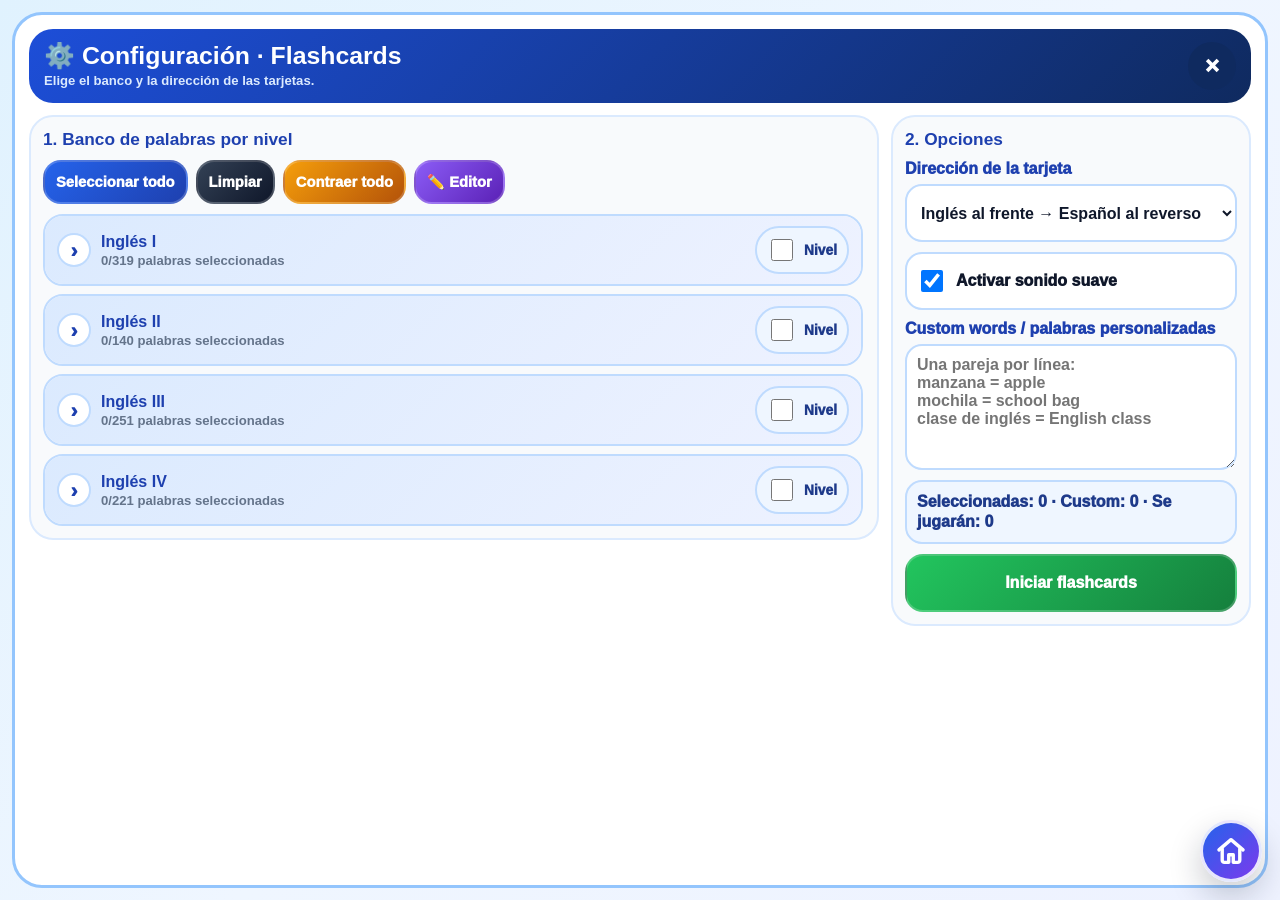
<file: Flashcards.html>
<!DOCTYPE html>
<html lang="es">
<!-- Flashcards reconstruido desde Flashcards-2.html sobre PLANTILLA_JUEGO_ESL.html -->
<head>
  <meta charset="UTF-8" />
  <meta name="viewport" content="width=device-width, initial-scale=1.0, maximum-scale=1.0, user-scalable=no, viewport-fit=cover" />
  <meta name="theme-color" content="#0f2a5f" />
  <script src="activity-bank-helper.js?v=20260520-syncfix"></script>
  <title>Flashcards</title>
  <style>
    :root{
      --vh:100dvh; --ink:#0b1736; --muted:#61708d; --white:#fff;
      --blue:#2563eb; --blue2:#1d4ed8; --cyan:#06b6d4; --green:#16a34a;
      --orange:#f59e0b; --red:#ef4444; --violet:#7c3aed;
      --card:#ffffff; --soft:#eff6ff; --line:#bfdbfe; --shadow:0 8px 20px rgba(15,23,42,.13);
      --r:24px; --touch:58px;
    }
    *{box-sizing:border-box}
    html,body{width:100%;height:100%;margin:0;overflow:hidden;color:var(--ink);font-family:Arial,"Arial Rounded MT Bold",Helvetica,sans-serif;touch-action:manipulation;-webkit-text-size-adjust:100%}
    body{height:var(--vh);background:#0f2a5f}
    button,input,textarea,select{font:inherit}
    button{border:0;cursor:pointer;touch-action:manipulation;-webkit-tap-highlight-color:transparent;user-select:none}
    .hidden,[hidden]{display:none!important}.app{width:100vw;height:var(--vh);display:grid;grid-template-rows:1fr;overflow:hidden;padding:12px}
    .btn{min-height:var(--touch);border-radius:18px;background:linear-gradient(135deg,#2563eb,#1e40af);color:#fff;font-weight:1000;padding:10px 14px;border:2px solid rgba(255,255,255,.2);transition:transform .12s ease,opacity .12s ease;box-shadow:none}.btn:active,.btn.press{transform:scale(.96)}.btn.small{min-height:44px;padding:7px 11px;font-size:.92rem}.btn.green{background:linear-gradient(135deg,#22c55e,#15803d)}.btn.red{background:linear-gradient(135deg,#ef4444,#b91c1c)}.btn.dark{background:linear-gradient(135deg,#334155,#0f172a)}.btn.yellow{background:linear-gradient(135deg,#f59e0b,#b45309)}.btn.purple{background:linear-gradient(135deg,#8b5cf6,#5b21b6)}.btn.white{background:#fff;color:#1e40af;border-color:#bfdbfe}.btn:disabled{opacity:.5;cursor:not-allowed}
    .menu-fab{position:fixed;left:0;top:50%;transform:translateY(-50%);z-index:45;width:62px;min-height:126px;border-radius:0 24px 24px 0;background:linear-gradient(180deg,#2563eb,#0f2a5f);color:#fff;border:2px solid rgba(255,255,255,.5);border-left:0;font-weight:1000;box-shadow:none}
    .esl-home-button{position:fixed;right:18px;bottom:18px;z-index:140;width:62px;height:62px;border-radius:999px;display:grid;place-items:center;background:linear-gradient(135deg,#2563eb,#7c3aed);color:#fff;border:3px solid rgba(255,255,255,.86);box-shadow:0 14px 32px rgba(15,23,42,.22);text-decoration:none;touch-action:manipulation;-webkit-tap-highlight-color:transparent;pointer-events:auto}.esl-home-button svg{width:34px;height:34px;fill:none;stroke:currentColor;stroke-width:2.4;stroke-linecap:round;stroke-linejoin:round}.esl-home-button:active{transform:scale(.96)}
    .drawer{position:fixed;z-index:60;left:0;top:0;bottom:0;width:min(430px,94vw);background:#f8fbff;border-right:3px solid #93c5fd;padding:14px;display:flex;flex-direction:column;gap:10px;overflow:auto;transform:translateX(-106%);transition:transform .22s ease;box-shadow:none}.drawer.open{transform:translateX(0)}
    .drawer-head{display:flex;align-items:center;justify-content:space-between;gap:10px;border-bottom:2px dashed #bfdbfe;padding-bottom:10px}.drawer h2{margin:0;color:#1e40af;font-size:1.45rem}.close-btn{width:48px;height:48px;border-radius:999px;background:#0f2a5f;color:white;font-size:1.5rem;font-weight:1000}.drawer-grid{display:grid;grid-template-columns:1fr 1fr;gap:8px}.drawer-info,.notice{border:2px solid #bfdbfe;border-radius:18px;background:#eff6ff;color:#1e3a8a;padding:10px;font-weight:900;line-height:1.3}
    .arena-root{height:100%;min-height:0;display:grid;grid-template-rows:auto minmax(0,1fr);gap:10px;border:2px solid rgba(255,255,255,.42);border-radius:30px;background:linear-gradient(135deg,rgba(14,165,233,.34),rgba(124,58,237,.28) 48%,rgba(245,158,11,.22));padding:12px;overflow:hidden}.game-top{display:grid;grid-template-columns:1fr auto;gap:12px;align-items:center;padding:12px 14px;border-radius:24px;background:linear-gradient(135deg,#0f3e99,#075985 56%,#7c2d12);border:2px solid rgba(255,255,255,.55)}.brand h1{margin:0;color:#fff;font-size:clamp(1.5rem,2.65vmin,3.2rem);line-height:1}.brand p{margin:4px 0 0;font-size:clamp(.88rem,1.3vmin,1.25rem);font-weight:900;color:#dff6ff}.hud{display:flex;gap:8px;flex-wrap:wrap;justify-content:flex-end}.pill{min-height:42px;display:inline-flex;align-items:center;justify-content:center;padding:8px 13px;border-radius:999px;background:#fff;color:#0f3e99;border:2px solid rgba(14,165,233,.45);font-weight:1000;white-space:nowrap;font-size:clamp(.82rem,1.22vmin,1.08rem)}
    .empty-state{height:100%;display:grid;place-items:center;text-align:center;color:#fff;padding:30px;border-radius:28px;background:linear-gradient(135deg,rgba(29,78,216,.88),rgba(8,145,178,.75),rgba(124,58,237,.74));border:2px solid rgba(255,255,255,.55)}.empty-state h1{font-size:clamp(2rem,4vmin,4.5rem);line-height:.98;margin:0 0 10px}.empty-state p{font-size:clamp(1rem,1.8vmin,1.7rem);font-weight:900;max-width:980px;margin:0 auto;color:#f8fafc}
    .players{min-height:0;min-width:0;display:grid;gap:12px;overflow:hidden}.players.one{grid-template-columns:minmax(0,1fr)}.players.two{grid-template-columns:minmax(0,1fr) minmax(0,1fr);gap:10px}.player-card{min-height:0;min-width:0;background:#ffffff;border:3px solid rgba(255,255,255,.95);border-radius:28px;padding:12px;display:grid;grid-template-rows:auto minmax(0,1fr) auto;gap:10px;overflow:hidden;position:relative;box-shadow:none}.player-card.p1{outline:3px solid rgba(37,99,235,.8)}.player-card.p2{outline:3px solid rgba(22,163,74,.78)}.player-head{display:grid;grid-template-columns:minmax(0,1fr) auto;gap:10px;align-items:center;padding:10px 12px;border-radius:20px;background:linear-gradient(135deg,#1d4ed8,#0891b2);border:2px solid rgba(255,255,255,.48);color:#fff}.p2 .player-head{background:linear-gradient(135deg,#15803d,#0d9488)}.player-head h2{margin:0;font-size:clamp(1.2rem,2vmin,2rem)}.player-head small{display:block;margin-top:2px;color:#e0f2fe;font-weight:900;font-size:clamp(.8rem,1.15vmin,1.05rem);max-width:60ch;overflow:hidden;text-overflow:ellipsis;white-space:nowrap}.game-host{min-height:0;overflow:auto;border-radius:24px;background:#dbeafe;border:3px solid rgba(37,99,235,.72);padding:12px;display:grid;align-content:center;justify-items:center;text-align:center;gap:14px}.game-host h3{font-size:clamp(1.8rem,4vmin,4rem);margin:0;color:#0f172a}.game-host p{font-size:clamp(1rem,1.6vmin,1.35rem);font-weight:900;margin:0;color:#334155}.engine-actions{display:flex;gap:10px;flex-wrap:wrap;justify-content:center}.option-grid{width:min(780px,100%);display:grid;grid-template-columns:repeat(auto-fit,minmax(160px,1fr));gap:10px}.option-btn{min-height:70px;border-radius:18px;background:#fff;border:3px solid #93c5fd;color:#0f172a;font-weight:1000;font-size:clamp(1rem,1.8vmin,1.35rem)}.option-btn.good{background:#16a34a;color:#fff;border-color:#86efac}.option-btn.bad{background:#e11d48;color:#fff;border-color:#fecdd3}.answer-input{width:min(560px,100%);min-height:64px;border:3px solid #93c5fd;border-radius:18px;padding:12px 16px;font-size:1.2rem;font-weight:900;text-align:center}.round-message{display:none;align-items:center;justify-content:space-between;gap:10px;padding:10px 12px;border-radius:20px;background:#f59e0b;border:2px solid #b45309;color:#451a03;font-weight:1000}.round-message.show{display:flex}.final-card{position:absolute;inset:12px;z-index:25;display:grid;place-items:center;text-align:center;border-radius:26px;background:linear-gradient(135deg,rgba(15,42,95,.95),rgba(37,99,235,.9),rgba(245,158,11,.86));color:#fff;border:2px solid rgba(255,255,255,.65);padding:24px}.final-card h2{font-size:clamp(2rem,5vmin,5.4rem);margin:0 0 8px}.final-card p{font-size:clamp(1rem,1.8vmin,1.7rem);font-weight:900;margin:0 0 18px;color:#f8fafc}.final-actions{display:flex;gap:10px;flex-wrap:wrap;justify-content:center}
    .setup-overlay{position:fixed;z-index:80;inset:0;background:linear-gradient(135deg,#e0f2fe,#eff6ff 52%,#eef2ff);display:none;overflow:auto;-webkit-overflow-scrolling:touch;padding:12px;overscroll-behavior:contain}.setup-overlay.show{display:grid;place-items:start center}.setup-card{width:min(1660px,calc(100vw - 24px));min-height:calc(var(--vh) - 24px);background:#fff;border:3px solid #93c5fd;border-radius:30px;padding:14px;display:grid;grid-template-rows:auto minmax(0,1fr);gap:12px;box-shadow:none}.setup-top{display:flex;align-items:center;justify-content:space-between;gap:12px;padding:13px 15px;border-radius:24px;background:linear-gradient(135deg,#1d4ed8,#0f2a5f);color:#fff}.setup-top h1{margin:0;font-size:clamp(1.55rem,2.75vmin,3rem);line-height:1}.setup-top p{margin:4px 0 0;color:#dbeafe;font-weight:900;font-size:clamp(.82rem,1.15vmin,1.1rem)}.setup-grid{min-height:0;display:grid;grid-template-columns:minmax(0,1.45fr) minmax(360px,.55fr);gap:12px;align-items:start}.setup-panel{min-height:0;background:#f8fafc;border:2px solid #dbeafe;border-radius:24px;padding:12px;display:grid;gap:10px;align-content:start;overflow:hidden}.setup-panel h3{margin:0;color:#1e40af;font-size:clamp(1.08rem,1.55vmin,1.45rem)}.action-row{display:flex;gap:8px;flex-wrap:wrap}.level-list{min-height:0;overflow:auto;display:grid;gap:8px;padding-right:2px}.level-card,.category-card{border:2px solid #bfdbfe;border-radius:20px;background:#fff;overflow:hidden}.level-head,.cat-head{width:100%;min-height:62px;display:grid;grid-template-columns:auto 1fr auto;gap:10px;align-items:center;text-align:left;padding:10px 12px;background:linear-gradient(135deg,#dbeafe,#eef2ff);color:#1e40af;font-weight:1000}.cat-head{background:#fff;color:#0f172a;border-bottom:1px solid #dbeafe}.arrow{width:34px;height:34px;border-radius:999px;display:grid;place-items:center;background:#fff;border:2px solid #bfdbfe;font-size:1.25rem}.level-card.open>.level-head .arrow,.category-card.open>.cat-head .arrow{transform:rotate(90deg)}.level-title,.cat-title{display:grid;gap:2px;min-width:0}.level-title strong,.cat-title strong{font-size:clamp(1rem,1.35vmin,1.28rem);overflow:hidden;text-overflow:ellipsis;white-space:nowrap}.level-title small,.cat-title small{font-size:.82rem;color:#64748b;font-weight:900}.select-box{display:flex;align-items:center;gap:8px;font-size:.86rem;color:#1e3a8a;background:#eff6ff;border:2px solid #bfdbfe;border-radius:999px;padding:8px 10px;white-space:nowrap}.select-box input,.word-chip input{width:22px;height:22px}.cat-list{display:grid;gap:8px;padding:8px;background:#f8fafc}.word-panel{padding:8px;background:#fff;display:grid;gap:8px}.word-grid{display:grid;grid-template-columns:repeat(auto-fill,minmax(150px,1fr));gap:7px}.word-chip{min-height:47px;display:flex;align-items:center;gap:8px;border:2px solid #dbeafe;background:#f8fafc;border-radius:999px;padding:8px 10px;font-weight:1000;color:#0f172a;overflow:hidden}.word-chip span{overflow:hidden;text-overflow:ellipsis;white-space:nowrap}.word-chip.on{background:#dcfce7;border-color:#86efac;color:#166534}.config-grid{display:grid;gap:10px;align-content:start}.field{display:grid;gap:6px;color:#1e40af;font-weight:1000}.field input,.field select,.field textarea,.editor-textarea{width:100%;min-height:var(--touch);border:2px solid #bfdbfe;border-radius:17px;background:#fff;color:#0f172a;padding:10px;font-weight:900;outline:0}.field textarea{min-height:126px;resize:vertical}.check{display:flex;align-items:center;gap:10px;min-height:var(--touch);padding:10px;border:2px solid #bfdbfe;border-radius:17px;background:#fff;color:#0f172a;font-weight:1000}.check input{width:22px;height:22px}.summary{border:2px solid #bfdbfe;border-radius:17px;background:#eff6ff;color:#1e3a8a;padding:10px;font-weight:1000;line-height:1.25}.status{border:2px solid #fde68a;background:#fef9c3;color:#713f12;border-radius:16px;padding:9px;font-weight:1000;min-height:42px}.status:empty{display:none}.editor-panel{display:none;border:2px solid #ddd6fe;background:#faf5ff;border-radius:22px;padding:10px;gap:10px}.editor-panel.show{display:grid}.editor-grid{display:grid;grid-template-columns:repeat(2,minmax(0,1fr));gap:10px}.editor-card{background:#fff;border:2px solid #ddd6fe;border-radius:18px;padding:10px;display:grid;gap:8px}.editor-card h4{margin:0;color:#5b21b6}.editor-textarea{min-height:210px;font-family:Consolas,Monaco,monospace;font-size:.9rem;line-height:1.35;resize:vertical;text-align:left;white-space:pre;overflow:auto}
    .add-level-inline{border:2px solid #bfdbfe;background:#eff6ff;border-radius:18px;padding:10px;display:grid;gap:8px}
    .add-level-field{margin:0;color:#1e40af}
    .add-level-row{display:grid;grid-template-columns:minmax(0,1fr) auto;gap:8px;align-items:center}
    .add-level-row input{width:100%;min-height:var(--touch);border:2px solid #bfdbfe;border-radius:17px;background:#fff;color:#0f172a;padding:10px;font-weight:900;outline:0}
    .pop{animation:pop .18s ease-out both}.shake{animation:shake .24s ease both}.banner-pop{animation:pop .18s ease-out both}@keyframes pop{0%{transform:scale(.93);opacity:.7}100%{transform:scale(1);opacity:1}}@keyframes shake{0%,100%{transform:translateX(0)}25%{transform:translateX(-6px)}50%{transform:translateX(6px)}75%{transform:translateX(-3px)}}@media (prefers-reduced-motion:reduce){*{animation:none!important;transition:none!important}}
    @media (max-width:1180px){.app{padding:8px}.setup-grid{grid-template-columns:1fr}.setup-card{height:auto;overflow:visible}.setup-panel{overflow:visible}.level-list{max-height:none}.players.two{grid-template-columns:1fr}.player-card{min-height:520px}.editor-grid{grid-template-columns:1fr}}
    @media (max-height:680px){:root{--touch:48px}.app{padding:8px}.arena-root{padding:8px;border-radius:22px}.game-top{padding:8px 10px}.brand p,.setup-top p{display:none}.player-card{padding:8px;border-radius:20px}.player-head{padding:7px 9px}.drawer{width:min(360px,94vw)}.level-head,.cat-head{min-height:50px;padding:7px 9px}.word-chip{min-height:42px}.setup-card{border-radius:20px;padding:8px}}


    /* =========================================================
       MOTOR FLASHCARDS RECONSTRUIDO
       Ligero para pantallas Android: transform/opacity, sin filtros pesados.
       ========================================================= */
    .flash-engine{
      width:min(820px,100%);
      display:grid;
      justify-items:center;
      align-content:center;
      gap:14px;
      padding:4px;
    }
    .flash-hint{
      margin:0;
      padding:7px 12px;
      border-radius:999px;
      background:#fff;
      border:2px solid #bfdbfe;
      color:#1e3a8a;
      font-weight:1000;
      font-size:clamp(.82rem,1.3vmin,1.05rem);
    }
    .flash-study-card{
      width:min(680px,100%);
      aspect-ratio:1.72/1;
      min-height:230px;
      position:relative;
      padding:0;
      border-radius:30px;
      background:transparent;
      perspective:1200px;
      transform:translateZ(0);
    }
    .players.two .flash-study-card{
      width:100%;
      min-height:210px;
      aspect-ratio:1.45/1;
    }
    .flash-study-card:active{ transform:scale(.985); }
    .flash-face{
      position:absolute;
      inset:0;
      display:flex;
      flex-direction:column;
      align-items:center;
      justify-content:center;
      gap:12px;
      padding:clamp(18px,3.2vmin,34px);
      border-radius:30px;
      backface-visibility:hidden;
      -webkit-backface-visibility:hidden;
      transition:transform .46s cubic-bezier(.2,.82,.22,1), opacity .18s ease;
      border:4px solid rgba(255,255,255,.88);
      box-shadow:0 10px 24px rgba(15,23,42,.14), inset 0 -5px 0 rgba(15,23,42,.08);
      overflow:hidden;
    }
    .flash-front{
      color:white;
      background:
        radial-gradient(circle at 18% 18%, var(--flash-glow, rgba(250,204,21,.45)), transparent 25%),
        linear-gradient(135deg,var(--flash-front-a,#2563eb),var(--flash-front-b,#7c3aed) 55%,var(--flash-front-c,#0891b2));
      transform:rotateY(0deg);
    }
    .flash-back{
      color:#0f172a;
      background:
        radial-gradient(circle at 82% 18%, var(--flash-back-glow, rgba(253,186,116,.42)), transparent 28%),
        linear-gradient(135deg,var(--flash-back-a,#ffffff),var(--flash-back-b,#eff6ff) 60%,var(--flash-back-c,#dcfce7));
      border-color:var(--flash-border,#bfdbfe);
      transform:rotateY(180deg);
    }
    .flash-study-card.flipped .flash-front{ transform:rotateY(-180deg); }
    .flash-study-card.flipped .flash-back{ transform:rotateY(0deg); }

    .flash-study-card.covered .flash-front{
      transform:rotateY(0deg);
    }
    .flash-study-card.covered .flash-back{
      transform:rotateY(180deg);
    }
    .flash-study-card.covered .flash-badge,
    .flash-study-card.covered .flash-front strong{
      opacity:0;
      visibility:hidden;
    }
    .flash-study-card.covered .flash-front::before{
      content:"";
      position:absolute;
      inset:clamp(16px,3vmin,28px);
      border-radius:clamp(18px,2.6vmin,28px);
      border:3px solid rgba(255,255,255,.42);
      background:
        radial-gradient(circle at 22% 22%, rgba(250,204,21,.32), transparent 24%),
        radial-gradient(circle at 78% 78%, rgba(255,255,255,.18), transparent 26%),
        repeating-linear-gradient(45deg, rgba(255,255,255,.15) 0 9px, rgba(255,255,255,.05) 9px 18px);
      pointer-events:none;
    }
    .flash-study-card.covered .flash-front::after{
      content:"FLASH\A CARDS";
      white-space:pre;
      position:absolute;
      inset:0;
      display:grid;
      place-items:center;
      color:#fff;
      font-weight:1000;
      font-size:clamp(2.1rem,6.4vmin,5.4rem);
      line-height:.92;
      text-align:center;
      text-shadow:0 4px 0 rgba(15,23,42,.18);
      pointer-events:none;
    }
    .flash-study-card.locked-good .flash-back{ outline:5px solid rgba(22,163,74,.42); }
    .flash-study-card.locked-review .flash-back{ outline:5px solid rgba(245,158,11,.48); }
    .flash-badge{
      position:absolute;
      top:14px;
      left:14px;
      border-radius:999px;
      padding:7px 12px;
      background:rgba(255,255,255,.92);
      color:#1e40af;
      border:2px solid rgba(191,219,254,.95);
      font-weight:1000;
      font-size:clamp(.74rem,1.1vmin,.94rem);
    }
    .flash-face strong{
      display:block;
      max-width:100%;
      overflow-wrap:anywhere;
      line-height:1.02;
      font-size:clamp(2.4rem,6.5vmin,5.8rem);
      font-weight:1000;
      text-align:center;
    }
    .players.two .flash-face strong{ font-size:clamp(1.8rem,4.8vmin,4rem); }
    .flash-front strong{ text-shadow:0 4px 0 rgba(15,23,42,.18); }
    .flash-face small{ display:none; }
    .flash-actions{ width:100%; }
    .flash-actions .btn{ min-width:min(220px,44%); }
    @media (max-height:680px){
      .flash-engine{ gap:9px; }
      .flash-study-card{ min-height:185px; border-radius:22px; }
      .flash-face{ border-radius:22px; padding:14px; }
      .flash-face strong{ font-size:clamp(1.9rem,6vmin,4rem); }
      .flash-actions .btn{ min-height:46px; }
    }
    @media (max-width:620px){
      .flash-study-card{ min-height:220px; aspect-ratio:1.2/1; }
      .flash-actions{ display:grid; grid-template-columns:1fr; }
      .flash-actions .btn{ width:100%; }
    }


    /* =========================================================
       FLASHCARDS LIMPIO — SIN BARRA DE JUGADOR NI TÍTULO
       ========================================================= */
    .arena-root.flashcards-only{
      grid-template-rows:minmax(0,1fr);
      background:
        radial-gradient(circle at 14% 12%, rgba(250,204,21,.28), transparent 28%),
        radial-gradient(circle at 86% 18%, rgba(14,165,233,.28), transparent 32%),
        radial-gradient(circle at 72% 88%, rgba(22,163,74,.22), transparent 30%),
        linear-gradient(135deg,#eff6ff,#fff7ed 52%,#ecfeff);
      border:0;
      border-radius:0;
      padding:clamp(14px,2.4vmin,28px);
    }
    .flashcard-stage{
      width:100%;
      height:100%;
      min-height:0;
      display:grid;
      grid-template-rows:minmax(0,1fr) auto;
      align-items:center;
      justify-items:center;
      gap:clamp(12px,2.4vmin,24px);
    }
    .flashcard-slot{
      width:min(900px,94vw);
      min-height:0;
      display:grid;
      place-items:center;
      position:relative;
      overflow:visible;
    }
    .flash-study-card.clean-card{
      width:min(760px,94vw);
      aspect-ratio:1.55/1;
      min-height:clamp(300px,52vmin,520px);
      border:0;
      cursor:pointer;
      touch-action:manipulation;
      transition:transform .16s ease, opacity .16s ease;
    }
    .flash-study-card.clean-card:active{ transform:scale(.985); }
    .flash-study-card.clean-card .flash-face{
      border-radius:clamp(24px,3vmin,36px);
      border-width:4px;
      box-shadow:0 18px 40px rgba(15,23,42,.22), inset 0 -7px 0 rgba(15,23,42,.08);
    }
    .flash-study-card.clean-card .flash-face strong{
      font-size:clamp(2.7rem,8.2vmin,7rem);
    }
    .flash-study-card.clean-card .flash-face small{ display:none; }
    .flash-nav{
      display:grid;
      grid-template-columns:minmax(0,1fr) auto auto auto minmax(0,1fr);
      align-items:center;
      justify-items:center;
      column-gap:12px;
      row-gap:8px;
      padding:8px 10px;
      width:min(860px,94vw);
      margin-inline:auto;
    }
    .flash-nav #prevCardBtn{grid-column:2;}
    .flash-nav #shuffleCardBtn{grid-column:3;}
    .flash-nav #nextCardBtn{grid-column:4;}
    .flash-nav #flashCounter{grid-column:5;justify-self:start;}
    .flash-nav .btn{
      min-width:clamp(110px,18vw,180px);
      min-height:clamp(52px,7vmin,68px);
      font-size:clamp(1rem,1.7vmin,1.25rem);
      border-radius:999px;
    }
    .flash-nav .arrow-card-btn{
      min-width:clamp(68px,10vw,96px);
      font-size:clamp(1.6rem,3.2vmin,2.2rem);
      line-height:1;
    }
    .flash-counter-inline{
      min-height:clamp(48px,6vmin,60px);
      display:inline-flex;
      align-items:center;
      justify-content:center;
      padding:8px 14px;
      border-radius:999px;
      background:rgba(255,255,255,.86);
      border:2px solid #bfdbfe;
      color:#1e3a8a;
      font-weight:1000;
      box-shadow:0 8px 18px rgba(15,23,42,.08);
      white-space:nowrap;
    }
    .flash-empty-clean{
      width:min(760px,94vw);
      border-radius:30px;
      padding:clamp(24px,4vmin,48px);
      text-align:center;
      color:#fff;
      background:linear-gradient(135deg,#2563eb,#0891b2 54%,#7c3aed);
      border:3px solid rgba(255,255,255,.72);
      box-shadow:0 18px 42px rgba(15,23,42,.18);
    }
    .flash-empty-clean h1{margin:0 0 10px;font-size:clamp(2rem,5vmin,4.6rem);line-height:1}
    .flash-empty-clean p{margin:0;font-weight:950;font-size:clamp(1rem,1.9vmin,1.45rem);color:#f8fafc}

    .flashcard-slot.is-shuffling .flash-study-card.clean-card{
      opacity:0;
      visibility:hidden;
      transform:scale(.94);
      pointer-events:none;
    }
    .shuffle-card-layer{
      position:absolute;
      inset:0;
      z-index:12;
      display:grid;
      place-items:center;
      pointer-events:none;
      overflow:visible;
    }
    .shuffle-mini-card{
      position:absolute;
      width:min(760px,94vw);
      aspect-ratio:1.55/1;
      min-height:clamp(300px,52vmin,520px);
      border-radius:clamp(24px,3vmin,36px);
      border:4px solid rgba(255,255,255,.88);
      background:
        radial-gradient(circle at 18% 18%, var(--flash-glow,rgba(250,204,21,.38)), transparent 25%),
        linear-gradient(135deg,var(--flash-front-a,#2563eb),var(--flash-front-b,#7c3aed) 55%,var(--flash-front-c,#0891b2));
      box-shadow:0 12px 24px rgba(15,23,42,.16), inset 0 -6px 0 rgba(15,23,42,.08);
      transform:translate3d(0,0,0) rotate(0deg) scale(.96);
      opacity:0;
      will-change:transform,opacity;
      animation:flashShuffleMove .98s cubic-bezier(.18,.86,.22,1) both;
      animation-delay:var(--shuffle-delay,0s);
    }
    .shuffle-mini-card::before{
      content:"FLASH\A CARDS";
      white-space:pre;
      position:absolute;
      inset:0;
      display:grid;
      place-items:center;
      color:#fff;
      font-weight:1000;
      font-size:clamp(1.9rem,5.6vmin,4.4rem);
      line-height:.95;
      text-align:center;
      text-shadow:0 4px 0 rgba(15,23,42,.16);
    }
    .shuffle-mini-card:nth-child(1){--sx:-42%;--sy:-10%;--sr:-9deg;--mx:34%;--my:8%;--mr:7deg;--shuffle-delay:0s}
    .shuffle-mini-card:nth-child(2){--sx:38%;--sy:-12%;--sr:8deg;--mx:-36%;--my:7%;--mr:-7deg;--shuffle-delay:.025s}
    .shuffle-mini-card:nth-child(3){--sx:-30%;--sy:16%;--sr:-7deg;--mx:26%;--my:-12%;--mr:5deg;--shuffle-delay:.05s}
    .shuffle-mini-card:nth-child(4){--sx:30%;--sy:15%;--sr:7deg;--mx:-24%;--my:-10%;--mr:-5deg;--shuffle-delay:.075s}
    .shuffle-mini-card:nth-child(5){--sx:0%;--sy:-20%;--sr:0deg;--mx:0%;--my:18%;--mr:0deg;--shuffle-delay:.1s}
    @keyframes flashShuffleMove{
      0%{opacity:0;transform:translate3d(0,10px,0) rotate(0deg) scale(.90)}
      12%{opacity:1;transform:translate3d(0,0,0) rotate(0deg) scale(.98)}
      32%{opacity:1;transform:translate3d(var(--sx),var(--sy),0) rotate(var(--sr)) scale(.96)}
      54%{opacity:1;transform:translate3d(var(--mx),var(--my),0) rotate(var(--mr)) scale(1)}
      78%{opacity:1;transform:translate3d(calc(var(--sx) * .34),calc(var(--sy) * .34),0) rotate(calc(var(--sr) * .35)) scale(.98)}
      100%{opacity:0;transform:translate3d(0,0,0) rotate(0deg) scale(.96)}
    }
    @media (max-width:620px){
      .flash-study-card.clean-card{aspect-ratio:1.05/1;min-height:360px;}
      .flash-nav{grid-template-columns:1fr 1fr; width:min(520px,94vw);}
      .flash-nav #prevCardBtn{grid-column:1;}
      .flash-nav #nextCardBtn{grid-column:2;}
      .flash-nav #shuffleCardBtn{grid-column:1/-1;}
      .flash-nav #flashCounter{grid-column:1/-1;justify-self:center;}
      .flash-nav .btn{width:100%;}
    }
    @media (orientation:landscape) and (max-height:620px){
      .arena-root.flashcards-only{padding:8px;}
      .flashcard-stage{gap:8px;}
      .flash-study-card.clean-card,.shuffle-mini-card{min-height:0;height:calc(var(--vh) - 104px);width:min(720px,78vw);}
      .flash-nav .btn{min-height:46px;}
    }



    /* =========================================================
       OPTIMIZACIÓN CELULAR SIN CARGA EXTRA
       Solo se activa en pantallas pequeñas. No modifica el motor,
       no agrega listeners ni procesos: ajusta tamaño, scroll y layout.
       ========================================================= */
    @media (max-width:760px){
      :root{--touch:48px;--r:18px}

      .app{
        height:var(--vh);
        padding:0;
        overflow:hidden;
      }

      .arena-root.flashcards-only{
        padding:max(8px,env(safe-area-inset-top)) max(8px,env(safe-area-inset-right)) max(8px,env(safe-area-inset-bottom)) max(8px,env(safe-area-inset-left));
        overflow:hidden;
      }

      .flashcard-stage{
        width:100%;
        height:100%;
        min-height:0;
        grid-template-rows:minmax(0,1fr) auto;
        gap:8px;
        align-content:stretch;
      }

      .flashcard-slot{
        width:100%;
        height:100%;
        min-height:0;
        place-items:center;
        overflow:visible;
      }

      .flash-study-card.clean-card,
      .shuffle-mini-card{
        width:min(92vw,430px);
        height:min(54vh,360px);
        min-height:0;
        aspect-ratio:auto;
      }

      .flash-study-card.clean-card .flash-face{
        padding:16px;
        border-width:3px;
        border-radius:22px;
        box-shadow:0 8px 18px rgba(15,23,42,.16), inset 0 -4px 0 rgba(15,23,42,.08);
      }

      .flash-study-card.clean-card .flash-face strong{
        font-size:clamp(1.75rem,10vw,3.35rem);
        line-height:1.05;
        max-width:100%;
        overflow-wrap:anywhere;
      }

      .flash-badge{
        top:9px;
        left:9px;
        padding:5px 9px;
        font-size:.72rem;
      }

      .flash-nav{
        width:100%;
        max-width:430px;
        grid-template-columns:56px minmax(0,1fr) 56px;
        column-gap:6px;
        row-gap:5px;
        padding:4px;
      }

      .flash-nav #prevCardBtn{grid-column:1}
      .flash-nav #shuffleCardBtn{grid-column:2}
      .flash-nav #nextCardBtn{grid-column:3}
      .flash-nav #flashCounter{
        grid-column:1/-1;
        justify-self:center;
      }

      .flash-nav .btn{
        width:100%;
        min-width:0;
        min-height:44px;
        padding:6px 9px;
        border-radius:18px;
        font-size:.95rem;
      }

      .flash-nav .arrow-card-btn{
        min-width:0;
        font-size:1.45rem;
      }

      .flash-counter-inline{
        min-height:34px;
        padding:5px 10px;
        font-size:.9rem;
        box-shadow:none;
      }

      .menu-fab{
        width:46px;
        min-height:60px;
        top:max(10px,env(safe-area-inset-top));
        transform:none;
        border-radius:0 16px 16px 0;
        font-size:.78rem;
        line-height:1.05;
      }

      .esl-home-button{
        width:50px;
        height:50px;
        right:max(10px,env(safe-area-inset-right));
        bottom:max(10px,env(safe-area-inset-bottom));
        box-shadow:none;
      }

      .esl-home-button svg{
        width:28px;
        height:28px;
      }

      .setup-overlay.show ~ .esl-home-button{
        display:none;
      }

      .drawer{
        width:min(340px,92vw);
        padding:10px;
      }

      .drawer h2{
        font-size:1.15rem;
      }

      .drawer-grid{
        grid-template-columns:1fr;
      }

      .drawer-info,
      .notice{
        padding:8px;
        border-radius:14px;
        font-size:.9rem;
      }

      .setup-overlay{
        padding:8px;
      }

      .setup-card{
        width:100%;
        min-height:calc(var(--vh) - 16px);
        display:block;
        padding:8px;
        border-radius:20px;
        overflow:visible;
      }

      .setup-top{
        padding:10px;
        border-radius:18px;
      }

      .setup-top h1{
        font-size:1.2rem;
      }

      .setup-top p{
        display:none;
      }

      .close-btn{
        width:42px;
        height:42px;
      }

      .setup-grid{
        display:block;
      }

      .setup-panel{
        padding:8px;
        border-radius:18px;
        overflow:visible;
        margin-top:8px;
      }

      .setup-panel h3{
        font-size:1rem;
      }

      .action-row{
        gap:6px;
      }

      .action-row .btn.small{
        flex:1 1 calc(50% - 6px);
        min-height:40px;
        padding:6px 8px;
        font-size:.82rem;
      }

      .level-head,
      .cat-head{
        min-height:44px;
        grid-template-columns:26px minmax(0,1fr) max-content;
        gap:5px;
        padding:6px 7px;
      }

      .level-head .select-box,
      .cat-head .select-box{
        grid-column:3;
        justify-self:end;
        align-self:center;
        justify-content:center;
        min-height:32px;
        gap:5px;
        padding:4px 7px;
        font-size:.74rem;
        border-radius:999px;
      }

      .arrow{
        width:28px;
        height:28px;
        font-size:1rem;
      }

      .level-title strong,
      .cat-title strong{
        font-size:.95rem;
      }

      .level-title small,
      .cat-title small{
        font-size:.75rem;
      }

      .cat-list,
      .word-panel{
        padding:6px;
      }

      .word-grid{
        grid-template-columns:repeat(2,minmax(0,1fr));
        gap:6px;
      }

      .word-chip{
        min-height:38px;
        padding:6px 8px;
        font-size:.84rem;
      }

      .word-chip input,
      .select-box input,
      .check input{
        width:20px;
        height:20px;
      }

      .field{
        font-size:.92rem;
      }

      .field input,
      .field select,
      .field textarea,
      .editor-textarea{
        min-height:44px;
        border-radius:14px;
        padding:8px;
      }

      .field textarea{
        min-height:92px;
      }

      .check{
        min-height:44px;
        padding:8px;
        font-size:.9rem;
        border-radius:14px;
      }

      .summary,
      .status{
        padding:8px;
        border-radius:14px;
        font-size:.9rem;
      }

      .editor-grid{
        grid-template-columns:1fr;
      }

      .editor-textarea{
        min-height:150px;
        font-size:.8rem;
      }

      .flash-empty-clean{
        width:92vw;
        padding:18px;
        border-radius:22px;
      }

      .flash-empty-clean h1{
        font-size:2rem;
      }

      .flash-empty-clean p{
        font-size:.98rem;
      }

      .shuffle-mini-card{
        box-shadow:none;
        animation-duration:.52s;
      }

      .shuffle-mini-card:nth-child(n+4){
        display:none;
      }
    }

    @media (max-width:380px){
      .level-head,
      .cat-head{
        min-height:40px;
        grid-template-columns:24px minmax(0,1fr) max-content;
        gap:4px;
        padding:5px 6px;
      }

      .level-head .select-box,
      .cat-head .select-box{
        min-height:28px;
        padding:3px 5px;
        gap:4px;
        font-size:.66rem;
      }

      .select-box input{
        width:16px;
        height:16px;
      }

      .level-title strong,
      .cat-title strong{
        font-size:.86rem;
      }

      .level-title small,
      .cat-title small{
        font-size:.68rem;
      }

      .flash-study-card.clean-card,
      .shuffle-mini-card{
        width:90vw;
        height:min(51vh,320px);
      }

      .flash-study-card.clean-card .flash-face{
        padding:13px;
      }

      .flash-study-card.clean-card .flash-face strong{
        font-size:clamp(1.55rem,9.5vw,2.85rem);
      }

      .flash-nav{
        grid-template-columns:50px minmax(0,1fr) 50px;
        max-width:360px;
      }

      .flash-nav .btn{
        min-height:42px;
        font-size:.86rem;
      }

      .word-grid{
        grid-template-columns:1fr;
      }
    }

    @media (max-width:760px) and (max-height:680px){
      .flashcard-stage{
        gap:6px;
      }

      .flash-study-card.clean-card,
      .shuffle-mini-card{
        height:min(49vh,310px);
        width:min(88vw,420px);
      }

      .flash-study-card.clean-card .flash-face strong{
        font-size:clamp(1.45rem,8.8vw,2.85rem);
      }

      .flash-nav .btn{
        min-height:40px;
      }

      .flash-counter-inline{
        min-height:30px;
      }
    }

    @media (orientation:landscape) and (max-width:980px) and (max-height:620px){
      .arena-root.flashcards-only{
        padding:8px;
      }

      .flashcard-stage{
        grid-template-columns:minmax(0,1fr) 128px;
        grid-template-rows:minmax(0,1fr);
        gap:8px;
      }

      .flashcard-slot{
        width:100%;
        height:100%;
      }

      .flash-study-card.clean-card,
      .shuffle-mini-card{
        width:100%;
        max-width:calc(100vw - 160px);
        height:calc(var(--vh) - 18px);
        min-height:0;
      }

      .flash-study-card.clean-card .flash-face{
        padding:12px;
      }

      .flash-study-card.clean-card .flash-face strong{
        font-size:clamp(1.45rem,7vh,3rem);
      }

      .flash-nav{
        width:128px;
        max-width:128px;
        grid-template-columns:1fr;
        align-self:center;
        padding:0;
      }

      .flash-nav #prevCardBtn,
      .flash-nav #shuffleCardBtn,
      .flash-nav #nextCardBtn,
      .flash-nav #flashCounter{
        grid-column:1;
      }

      .flash-nav .btn{
        min-height:40px;
        font-size:.85rem;
      }

      .flash-counter-inline{
        width:100%;
      }

      .menu-fab{
        width:42px;
        min-height:52px;
      }

      .esl-home-button{
        width:44px;
        height:44px;
      }
    }

  </style>
</head>
<body>
  <button class="menu-fab" id="menuBtn" type="button" aria-label="Abrir menú">☰<br>Menú</button>
  <aside class="drawer" id="drawer" aria-hidden="true">
    <div class="drawer-head"><h2 id="drawerTitle">🃏 Flashcards</h2><button class="close-btn" id="drawerClose" type="button">×</button></div>
    <div class="drawer-info" id="drawerProgress">Sin mazo activo</div>
    <div class="drawer-grid">
      <button class="btn green" id="openConfigBtn" type="button">Configurar</button>
      <button class="btn" id="restartBtn" type="button">Reiniciar</button>
      <button class="btn dark" id="shuffleBtn" type="button">Mezclar</button>
      <button class="btn" id="fullscreenBtn" type="button">Pantalla completa</button>
      <button class="btn dark" id="soundBtn" type="button">Sonido: ON</button>
    </div>
    <div class="notice">Flashcards limpias: toca la tarjeta para girarla. Usa atrás, siguiente o mezclar para navegar.</div>
  </aside>

  <main class="app">
    <section class="arena-root" id="arenaRoot"></section>
  </main>

  <section class="setup-overlay show" id="setupOverlay" aria-hidden="false">
    <div class="setup-card">
      <div class="setup-top">
        <div><h1 id="setupTitle">⚙️ Configuración de Flashcards</h1><p>Elige el banco y la dirección de las tarjetas.</p></div>
        <button class="close-btn" id="closeSetupBtn" type="button">×</button>
      </div>
      <div class="setup-grid">
        <section class="setup-panel">
          <h3>1. Banco de palabras por nivel</h3>
          <div class="action-row">
            <button class="btn small" id="selectAllBtn" type="button">Seleccionar todo</button>
            <button class="btn small dark" id="clearAllBtn" type="button">Limpiar</button>
            <button class="btn small yellow" id="collapseBtn" type="button">Contraer todo</button>
            <button class="btn small purple" id="editModeBtn" type="button">✏️ Editor</button>
          </div>
          <div class="editor-panel" id="editorPanel">
            <div class="notice">Formato del editor del banco: <b>Categoría: Pets</b> y debajo <b>dog = perro</b>. Puedes añadir, renombrar o eliminar niveles sin ventanas emergentes. En Custom words usa <b>español = inglés</b>, por ejemplo <b>manzana = apple</b>.</div>
            <div class="add-level-inline" aria-label="Agregar nivel">
              <label class="field add-level-field">Agregar nuevo nivel
                <span class="add-level-row">
                  <input id="newLevelInput" type="text" placeholder="Ejemplo: Inglés V, Advanced, Kids 1" autocomplete="off">
                  <button class="btn green" id="confirmAddLevelBtn" type="button">Añadir nivel</button>
                </span>
              </label>
            </div>
            <div class="editor-grid" id="editorGrid"></div>
            <div class="action-row">
              <button class="btn" id="loadWordBankBtn" type="button">📂 Cargar WordBank</button>
              <button class="btn green" id="downloadWordBankBtn" type="button">Descargar WordBank completo</button>
              <input id="wordBankFile" type="file" accept="application/json,.json" hidden>
            </div>
          </div>
          <div class="level-list" id="levelList"></div>
        </section>
        <aside class="setup-panel">
          <h3>2. Opciones</h3>
          <div class="config-grid">
            <label class="field">Dirección de la tarjeta
              <select id="directionSelect">
                <option value="en-es" selected>Inglés al frente → Español al reverso</option>
                <option value="es-en">Español al frente → Inglés al reverso</option>
              </select>
            </label>
            <label class="check"><input type="checkbox" id="soundEnabled" checked> Activar sonido suave</label>
            <label class="field">Custom words / palabras personalizadas
              <textarea id="customWords" placeholder="Una pareja por línea:&#10;manzana = apple&#10;mochila = school bag&#10;clase de inglés = English class"></textarea>
            </label>
            <div class="summary" id="setupSummary">Seleccionadas: 0 · Custom: 0 · Se jugarán: 0</div>
            <div class="status" id="setupStatus"></div>
            <button class="btn green" id="startGameBtn" type="button">Iniciar flashcards</button>
          </div>
        </aside>
      </div>
    </div>
  </section>

  <a class="esl-home-button" id="homeBtn" href="index.html" aria-label="Volver al inicio"><svg viewBox="0 0 24 24" aria-hidden="true"><path d="M3.5 11.2 12 4l8.5 7.2"/><path d="M5.8 10.4v8.1c0 .8.7 1.5 1.5 1.5h3.1v-5.4h3.2V20h3.1c.8 0 1.5-.7 1.5-1.5v-8.1"/></svg></a>

<script>
(() => {
  "use strict";

  /* =========================================================
     CAMBIAR AQUÍ PARA CADA HTML NUEVO
     El id debe coincidir con activities-manifest.json y word-bank-esl-english.json > activities.
     ========================================================= */
  const ACTIVITY_CONFIG = {
    id: "flashcards",
    title: "Flashcards",
    file: "Flashcards.html",
    bankType: "pairs",
    usesTranslation: true,
    entryFormat: "word_translation"
  };

  // Flashcards no usa motor de juego competitivo: es un visor de tarjetas con navegación.
  const CARD_DIRECTIONS = {
    "en-es": { frontLabel: "Inglés", backLabel: "Español" },
    "es-en": { frontLabel: "Español", backLabel: "Inglés" }
  };

  const CARD_THEMES = [
    { front:["#2563eb","#7c3aed","#0891b2"], glow:"rgba(250,204,21,.38)", back:["#ffffff","#eff6ff","#dbeafe"], border:"#bfdbfe" },
    { front:["#16a34a","#0d9488","#06b6d4"], glow:"rgba(187,247,208,.36)", back:["#ffffff","#f0fdf4","#ccfbf1"], border:"#86efac" },
    { front:["#f97316","#db2777","#7c3aed"], glow:"rgba(254,240,138,.38)", back:["#ffffff","#fff7ed","#fce7f3"], border:"#fed7aa" },
    { front:["#0ea5e9","#2563eb","#4f46e5"], glow:"rgba(186,230,253,.38)", back:["#ffffff","#f0f9ff","#e0e7ff"], border:"#93c5fd" },
    { front:["#dc2626","#f59e0b","#eab308"], glow:"rgba(254,226,226,.36)", back:["#ffffff","#fff7ed","#fef9c3"], border:"#fcd34d" },
    { front:["#9333ea","#6d28d9","#1d4ed8"], glow:"rgba(221,214,254,.38)", back:["#ffffff","#faf5ff","#eef2ff"], border:"#c4b5fd" }
  ];

  const DEFAULT_LEVELS = ["Inglés I", "Inglés II", "Inglés III", "Inglés IV"];
  let LEVELS = DEFAULT_LEVELS.slice();
  const STORAGE_FULL_BANK = "ESL_WORD_BANK_PLATFORM_SNAPSHOT";
  const STORAGE_ACTIVITY_PREFIX = "ESL_ACTIVITY_BANK_";
  const EMBEDDED_BANK = {
    "Inglés I": {
        "Different things": [
            {
                "word": "apple",
                "translation": "manzana"
            },
            {
                "word": "book",
                "translation": "Libro"
            },
            {
                "word": "coffee",
                "translation": "Café"
            },
            {
                "word": "guitar",
                "translation": "Guitarra"
            },
            {
                "word": "pen",
                "translation": "Bolígrafo"
            },
            {
                "word": "taxi",
                "translation": "Taxi"
            },
            {
                "word": "zebra",
                "translation": "Cebra"
            }
        ],
        "Colors": [
            {
                "word": "black",
                "translation": "Negro"
            },
            {
                "word": "blue",
                "translation": "Azul"
            },
            {
                "word": "brown",
                "translation": "Café"
            },
            {
                "word": "green",
                "translation": "Verde"
            },
            {
                "word": "orange",
                "translation": "Naranja"
            },
            {
                "word": "red",
                "translation": "Rojo"
            },
            {
                "word": "white",
                "translation": "Blanco"
            },
            {
                "word": "yellow",
                "translation": "Amarillo"
            }
        ],
        "Days of the week": [
            {
                "word": "Monday",
                "translation": "Lunes"
            },
            {
                "word": "Tuesday",
                "translation": "Martes"
            },
            {
                "word": "Wednesday",
                "translation": "Miércoles"
            },
            {
                "word": "Thursday",
                "translation": "Jueves"
            },
            {
                "word": "Friday",
                "translation": "Viernes"
            },
            {
                "word": "Saturday",
                "translation": "Sábado"
            },
            {
                "word": "Sunday",
                "translation": "Domingo"
            }
        ],
        "Numbers 0-10": [
            {
                "word": "zero",
                "translation": "Cero"
            },
            {
                "word": "one",
                "translation": "Uno"
            },
            {
                "word": "two",
                "translation": "Dos"
            },
            {
                "word": "three",
                "translation": "Tres"
            },
            {
                "word": "four",
                "translation": "Cuatro"
            },
            {
                "word": "five",
                "translation": "Cinco"
            },
            {
                "word": "six",
                "translation": "Seis"
            },
            {
                "word": "seven",
                "translation": "Siete"
            },
            {
                "word": "eight",
                "translation": "Ocho"
            },
            {
                "word": "nine",
                "translation": "Nueve"
            },
            {
                "word": "ten",
                "translation": "Diez"
            }
        ],
        "Personal information 1": [
            {
                "word": "email address",
                "translation": "Correo electrónico"
            },
            {
                "word": "last name",
                "translation": "Apellido"
            },
            {
                "word": "phone number",
                "translation": "Número de teléfono"
            },
            {
                "word": "first name",
                "translation": "Primer Nombre"
            }
        ],
        "Countries": [
            {
                "word": "Brazil",
                "translation": "Brasil"
            },
            {
                "word": "Chile",
                "translation": "Chile"
            },
            {
                "word": "Egypt",
                "translation": "Egipto"
            },
            {
                "word": "England",
                "translation": "Inglaterra"
            },
            {
                "word": "Italy",
                "translation": "Italia"
            },
            {
                "word": "Russia",
                "translation": "Rusia"
            },
            {
                "word": "Turkey",
                "translation": "Turquía"
            },
            {
                "word": "the United States",
                "translation": "Estados Unidos"
            }
        ],
        "Numbers 11-100": [
            {
                "word": "eleven",
                "translation": "Once"
            },
            {
                "word": "twelve",
                "translation": "Doce"
            },
            {
                "word": "thirteen",
                "translation": "Trece"
            },
            {
                "word": "fourteen",
                "translation": "Catorce"
            },
            {
                "word": "fifteen",
                "translation": "Quince"
            },
            {
                "word": "sixteen",
                "translation": "Dieciséis"
            },
            {
                "word": "seventeen",
                "translation": "Diecisiete"
            },
            {
                "word": "eighteen",
                "translation": "Dieciocho"
            },
            {
                "word": "nineteen",
                "translation": "Diecinueve"
            },
            {
                "word": "twenty",
                "translation": "Veinte"
            },
            {
                "word": "twenty-one",
                "translation": "Veintiuno"
            },
            {
                "word": "twenty-two",
                "translation": "Veintidós"
            },
            {
                "word": "twenty-three",
                "translation": "Veintitrés"
            },
            {
                "word": "twenty-four",
                "translation": "Veinticuatro"
            },
            {
                "word": "twenty-five",
                "translation": "Veinticinco"
            },
            {
                "word": "twenty-six",
                "translation": "Veintiséis"
            },
            {
                "word": "twenty-seven",
                "translation": "Veintisiete"
            },
            {
                "word": "twenty-eight",
                "translation": "Veintiocho"
            },
            {
                "word": "twenty-nine",
                "translation": "Veintinueve"
            },
            {
                "word": "thirty",
                "translation": "Treinta"
            },
            {
                "word": "forty",
                "translation": "Cuarenta"
            },
            {
                "word": "fifty",
                "translation": "Cincuenta"
            },
            {
                "word": "sixty",
                "translation": "Sesenta"
            },
            {
                "word": "seventy",
                "translation": "Setenta"
            },
            {
                "word": "eighty",
                "translation": "Ochenta"
            },
            {
                "word": "ninety",
                "translation": "Noventa"
            },
            {
                "word": "one hundred",
                "translation": "Cien"
            }
        ],
        "Personal information 2": [
            {
                "word": "address",
                "translation": "Dirección"
            },
            {
                "word": "city",
                "translation": "Ciudad"
            },
            {
                "word": "country",
                "translation": "País"
            },
            {
                "word": "name",
                "translation": "Nombre"
            },
            {
                "word": "title",
                "translation": "Título"
            },
            {
                "word": "town",
                "translation": "Pueblo"
            },
            {
                "word": "zip code",
                "translation": "Código postal"
            }
        ],
        "Technology": [
            {
                "word": "alarm clock",
                "translation": "Reloj despertador"
            },
            {
                "word": "camera",
                "translation": "Cámara"
            },
            {
                "word": "computer",
                "translation": "Computadora"
            },
            {
                "word": "games console",
                "translation": "Consola de videojuegos"
            },
            {
                "word": "phone",
                "translation": "Teléfono"
            },
            {
                "word": "radio",
                "translation": "Radio"
            },
            {
                "word": "tablet",
                "translation": "Tableta"
            },
            {
                "word": "TV",
                "translation": "Televisor"
            },
            {
                "word": "video games",
                "translation": "Videojuegos"
            },
            {
                "word": "watch",
                "translation": "Reloj"
            }
        ],
        "Months": [
            {
                "word": "January",
                "translation": "Enero"
            },
            {
                "word": "February",
                "translation": "Febrero"
            },
            {
                "word": "March",
                "translation": "Marzo"
            },
            {
                "word": "April",
                "translation": "Abril"
            },
            {
                "word": "May",
                "translation": "Mayo"
            },
            {
                "word": "June",
                "translation": "Junio"
            },
            {
                "word": "July",
                "translation": "Julio"
            },
            {
                "word": "August",
                "translation": "Agosto"
            },
            {
                "word": "September",
                "translation": "Septiembre"
            },
            {
                "word": "October",
                "translation": "Octubre"
            },
            {
                "word": "November",
                "translation": "Noviembre"
            },
            {
                "word": "December",
                "translation": "Diciembre"
            }
        ],
        "Ordinal numbers": [
            {
                "word": "first",
                "translation": "Primero"
            },
            {
                "word": "second",
                "translation": "Segundo"
            },
            {
                "word": "third",
                "translation": "Tercero"
            },
            {
                "word": "fourth",
                "translation": "Cuarto"
            },
            {
                "word": "fifth",
                "translation": "Quinto"
            },
            {
                "word": "sixth",
                "translation": "Sexto"
            },
            {
                "word": "seventh",
                "translation": "Séptimo"
            },
            {
                "word": "eighth",
                "translation": "Octavo"
            },
            {
                "word": "ninth",
                "translation": "Noveno"
            },
            {
                "word": "tenth",
                "translation": "Décimo"
            },
            {
                "word": "eleventh",
                "translation": "Undécimo"
            },
            {
                "word": "twelfth",
                "translation": "Duodécimo"
            },
            {
                "word": "thirteenth",
                "translation": "Decimotercero"
            },
            {
                "word": "fourteenth",
                "translation": "Decimocuarto"
            },
            {
                "word": "fifteenth",
                "translation": "Decimoquinto"
            },
            {
                "word": "sixteenth",
                "translation": "Decimosexto"
            },
            {
                "word": "seventeenth",
                "translation": "Decimoséptimo"
            },
            {
                "word": "eighteenth",
                "translation": "Decimoctavo"
            },
            {
                "word": "nineteenth",
                "translation": "Decimonoveno"
            },
            {
                "word": "twentieth",
                "translation": "Vigésimo"
            },
            {
                "word": "twenty-first",
                "translation": "Vigésimo primero"
            },
            {
                "word": "twenty-second",
                "translation": "Vigésimo segundo"
            },
            {
                "word": "twenty-third",
                "translation": "Vigésimo tercero"
            },
            {
                "word": "twenty-fourth",
                "translation": "Vigésimo cuarto"
            },
            {
                "word": "twenty-fifth",
                "translation": "Vigésimo quinto"
            },
            {
                "word": "twenty-sixth",
                "translation": "Vigésimo sexto"
            },
            {
                "word": "twenty-seventh",
                "translation": "Vigésimo séptimo"
            },
            {
                "word": "twenty-eighth",
                "translation": "Vigésimo octavo"
            },
            {
                "word": "twenty-ninth",
                "translation": "Vigésimo noveno"
            },
            {
                "word": "thirtieth",
                "translation": "Trigésimo"
            },
            {
                "word": "thirty-first",
                "translation": "Trigésimo primero"
            }
        ],
        "Snacks and drinks": [
            {
                "word": "black coffee",
                "translation": "Café negro"
            },
            {
                "word": "chips",
                "translation": "Papas fritas"
            },
            {
                "word": "chocolate bars",
                "translation": "Barras de chocolate"
            },
            {
                "word": "coffee with milk",
                "translation": "Café con leche"
            },
            {
                "word": "cookies",
                "translation": "Galletas"
            },
            {
                "word": "hot chocolate",
                "translation": "Chocolate caliente"
            },
            {
                "word": "milk",
                "translation": "Leche"
            },
            {
                "word": "orange juice",
                "translation": "Jugo de naranja"
            },
            {
                "word": "sandwiches",
                "translation": "Sándwiches"
            },
            {
                "word": "soda",
                "translation": "Gaseosa"
            },
            {
                "word": "tea",
                "translation": "Té"
            },
            {
                "word": "water",
                "translation": "Agua"
            }
        ],
        "Rooms": [
            {
                "word": "bathroom",
                "translation": "Baño"
            },
            {
                "word": "bedroom",
                "translation": "Dormitorio"
            },
            {
                "word": "kitchen",
                "translation": "Cocina"
            },
            {
                "word": "living room",
                "translation": "Sala"
            }
        ],
        "Furniture": [
            {
                "word": "bed",
                "translation": "Cama"
            },
            {
                "word": "chair",
                "translation": "Silla"
            },
            {
                "word": "couch",
                "translation": "Sofá"
            },
            {
                "word": "shower",
                "translation": "Ducha"
            },
            {
                "word": "table",
                "translation": "Mesa"
            },
            {
                "word": "window",
                "translation": "Ventana"
            }
        ],
        "Family": [
            {
                "word": "brother",
                "translation": "Hermano"
            },
            {
                "word": "dad",
                "translation": "Papá"
            },
            {
                "word": "daughter",
                "translation": "Hija"
            },
            {
                "word": "father",
                "translation": "Padre"
            },
            {
                "word": "friend",
                "translation": "Amigo"
            },
            {
                "word": "mom",
                "translation": "Mamá"
            },
            {
                "word": "mother",
                "translation": "Madre"
            },
            {
                "word": "parents",
                "translation": "Padres"
            },
            {
                "word": "pet",
                "translation": "Mascota"
            },
            {
                "word": "sister",
                "translation": "Hermana"
            },
            {
                "word": "son",
                "translation": "Hijo"
            }
        ],
        "Daily routines": [
            {
                "word": "finish class",
                "translation": "Terminar clase"
            },
            {
                "word": "finish work",
                "translation": "Terminar el trabajo"
            },
            {
                "word": "get home",
                "translation": "Llegar a casa"
            },
            {
                "word": "get up",
                "translation": "Levantarse"
            },
            {
                "word": "go to bed",
                "translation": "Ir a dormir"
            },
            {
                "word": "go to class",
                "translation": "Ir a clase"
            },
            {
                "word": "go to work",
                "translation": "Ir al trabajo"
            },
            {
                "word": "have a shower",
                "translation": "Ducharse"
            },
            {
                "word": "have breakfast",
                "translation": "Desayunar"
            },
            {
                "word": "have dinner",
                "translation": "Cenar"
            },
            {
                "word": "have lunch",
                "translation": "Almorzar"
            },
            {
                "word": "leave home",
                "translation": "Salir de casa"
            },
            {
                "word": "start class",
                "translation": "Empezar clase"
            },
            {
                "word": "start work",
                "translation": "Empezar el trabajo"
            },
            {
                "word": "wake up",
                "translation": "Despertarse"
            }
        ],
        "Sports and exercise": [
            {
                "word": "exercise",
                "translation": "Ejercicio"
            },
            {
                "word": "play basketball",
                "translation": "Jugar baloncesto"
            },
            {
                "word": "play soccer",
                "translation": "Jugar fútbol"
            },
            {
                "word": "play tennis",
                "translation": "Jugar tenis"
            },
            {
                "word": "ride a bike",
                "translation": "Montar bicicleta"
            },
            {
                "word": "run",
                "translation": "Correr"
            },
            {
                "word": "swim",
                "translation": "Nadar"
            },
            {
                "word": "walk",
                "translation": "Caminar"
            },
            {
                "word": "walk your dog",
                "translation": "Pasear a tu perro"
            }
        ],
        "Verbs and prepositions": [
            {
                "word": "come from",
                "translation": "Venir de"
            },
            {
                "word": "listen to",
                "translation": "Escuchar"
            },
            {
                "word": "live in",
                "translation": "Vivir en"
            },
            {
                "word": "love",
                "translation": "Amar"
            },
            {
                "word": "talk about",
                "translation": "Hablar sobre"
            },
            {
                "word": "work for",
                "translation": "Trabajar para"
            },
            {
                "word": "work in",
                "translation": "Trabajar en"
            }
        ],
        "Adjectives": [
            {
                "word": "boring",
                "translation": "Aburrido"
            },
            {
                "word": "difficult",
                "translation": "Difícil"
            },
            {
                "word": "easy",
                "translation": "Fácil"
            },
            {
                "word": "happy",
                "translation": "Feliz"
            },
            {
                "word": "horrible",
                "translation": "Horrible"
            },
            {
                "word": "interesting",
                "translation": "Interesante"
            },
            {
                "word": "nice",
                "translation": "Agradable"
            },
            {
                "word": "right",
                "translation": "Correcto"
            },
            {
                "word": "sad",
                "translation": "Triste"
            },
            {
                "word": "wrong",
                "translation": "Incorrecto"
            }
        ],
        "Family Members 2": [
            {
                "word": "mother-in-law",
                "translation": "suegra"
            },
            {
                "word": "father-in-law",
                "translation": "suegro"
            },
            {
                "word": "brother-in-law",
                "translation": "cuñado"
            },
            {
                "word": "sister-in-law",
                "translation": "cuñada"
            },
            {
                "word": "son-in-law",
                "translation": "yerno"
            },
            {
                "word": "daughter-in-law",
                "translation": "nuera"
            },
            {
                "word": "stepmother",
                "translation": "madrastra"
            },
            {
                "word": "stepfather",
                "translation": "padrastro"
            },
            {
                "word": "stepson",
                "translation": "hijastro"
            },
            {
                "word": "stepdaughter",
                "translation": "hijastra"
            },
            {
                "word": "stepbrother",
                "translation": "hermanastro"
            },
            {
                "word": "stepsister",
                "translation": "hermanastra"
            }
        ],
        "Posessive Adjectives": [
            {
                "word": "My",
                "translation": "Mi"
            },
            {
                "word": "Your",
                "translation": "Su (ustedes)"
            },
            {
                "word": "His",
                "translation": "Su (hombre)"
            },
            {
                "word": "Her",
                "translation": "Su (mujer)"
            },
            {
                "word": "Its",
                "translation": "Su (algo)"
            },
            {
                "word": "Our",
                "translation": "Nuestro"
            },
            {
                "word": "Their",
                "translation": "Su (ellos)"
            }
        ],
        "Personal Pronouns": [
            {
                "word": "I",
                "translation": "Yo"
            },
            {
                "word": "You",
                "translation": "Tú"
            },
            {
                "word": "He",
                "translation": "Él"
            },
            {
                "word": "She",
                "translation": "Ella"
            },
            {
                "word": "It",
                "translation": "Esto"
            },
            {
                "word": "We",
                "translation": "Nosotros"
            },
            {
                "word": "You (plural)",
                "translation": "Ustedes"
            },
            {
                "word": "They",
                "translation": "Ellos"
            }
        ]
    },
    "Inglés II": {},
    "Inglés III": {},
    "Inglés IV": {}
};

  const UI = {};
  const state = {
    bank: normalizeBank(EMBEDDED_BANK), selected:new Set(), expandedLevels:new Set(), expandedCategories:new Set(), editMode:false,
    deck:null, sound:true, audioCtx:null, lastPlaylist:[], shuffleBusy:false, swipe:null, suppressNextClick:false
  };

  const ids = ["menuBtn","drawer","drawerClose","drawerProgress","openConfigBtn","restartBtn","shuffleBtn","fullscreenBtn","soundBtn","arenaRoot","setupOverlay","closeSetupBtn","selectAllBtn","clearAllBtn","collapseBtn","editModeBtn","editorPanel","editorGrid","newLevelInput","confirmAddLevelBtn","loadWordBankBtn","wordBankFile","downloadWordBankBtn","levelList","directionSelect","soundEnabled","customWords","setupSummary","setupStatus","homeBtn","drawerTitle","setupTitle","startGameBtn"];
  function $(id){ return document.getElementById(id); }
  function cacheDom(){ ids.forEach(id=>UI[id]=$(id)); }
  function updateViewport(){ const h=Math.round((window.visualViewport&&window.visualViewport.height)||window.innerHeight||720); document.documentElement.style.setProperty("--vh", h+"px"); }
  function escapeHtml(v){ return String(v??"").replace(/[&<>"']/g,ch=>({"&":"&amp;","<":"&lt;",">":"&gt;","\"":"&quot;","'":"&#39;"}[ch])); }
  function normalizeText(v){ return String(v||"").normalize("NFD").replace(/[\u0300-\u036f]/g,"").trim().toLowerCase().replace(/\s+/g," "); }
  function cleanCategoryName(v){ return String(v||"").trim().replace(/\s+/g," ").replace(/^\s*(?:English|Ingl[eé]s)\s*(?:I|II|III|IV|[1-4])\s*[:\-–—|]\s*/i,"") || "General"; }
  function toSpanishLevel(level){
    const original = String(level||"").trim();
    const s=original.normalize("NFD").replace(/[\u0300-\u036f]/g,"").toLowerCase().replace(/\s+/g," ");
    if(/^(?:ingles|english)?\s*(?:iv|4)$/.test(s)) return "Inglés IV";
    if(/^(?:ingles|english)?\s*(?:iii|3)$/.test(s)) return "Inglés III";
    if(/^(?:ingles|english)?\s*(?:ii|2)$/.test(s)) return "Inglés II";
    if(/^(?:ingles|english)?\s*(?:i|1)$/.test(s)) return "Inglés I";
    return original || "Inglés I";
  }
  function syncLevelsFromBank(){
    const names = Object.keys(state.bank||{}).filter(Boolean);
    if(!names.length){ const first = DEFAULT_LEVELS[0]; state.bank[first] = {}; LEVELS = [first]; return; }
    LEVELS = names;
  }
  function getWord(entry){
 if(typeof entry==="string"){
  const s = entry.trim();
  const m = s.match(/^(.+?)\s*=\s*(.+)$/);
  return (m ? m[1] : s).trim();
 }
 if(entry && typeof entry==="object") return String(entry.word||entry.en||entry.english||entry.term||entry.text||"").trim();
 return String(entry||"").trim();
}
  function getTranslation(entry){ if(entry&&typeof entry==="object") return String(entry.translation||entry.es||entry.spanish||entry.meaning||"").trim(); const m=String(entry||"").match(/^(.+?)\s*=\s*(.+)$/); return m ? m[2].trim() : ""; }
  function normalizeEntry(entry){ const word=getWord(entry); if(!word) return null; const translation=getTranslation(entry); return translation ? { word, translation } : word; }
  function entryToObject(entry, level, category){ return { word:getWord(entry), translation:getTranslation(entry), level, category, raw:entry }; }
  function normalizeBank(raw){
    const source = raw || {};
    const out={};
    Object.entries(source).forEach(([level,cats])=>{
      const lv=toSpanishLevel(level);
      if(!out[lv]) out[lv]={};
      Object.entries(cats||{}).forEach(([cat,entries])=>{
        const arr=(Array.isArray(entries)?entries:[]).map(normalizeEntry).filter(Boolean);
        if(arr.length) out[lv][cleanCategoryName(cat)] = uniqueEntries(arr);
      });
    });
    if(!Object.keys(out).length) DEFAULT_LEVELS.forEach(l=>out[l]={});
    LEVELS = Object.keys(out);
    return out;
  }
  function uniqueEntries(arr){ const seen=new Set(), out=[]; arr.forEach(e=>{ const key=normalizeText(getWord(e)); if(key&&!seen.has(key)){ seen.add(key); out.push(e); } }); return out; }
  function wordKey(level,cat,index){ return level+"||"+cat+"||"+index; }
  function catKey(level,cat){ return level+"||"+cat; }
  function shuffle(arr){ const a=arr.slice(); for(let i=a.length-1;i>0;i--){ const j=Math.floor(Math.random()*(i+1)); [a[i],a[j]]=[a[j],a[i]]; } return a; }
  function formatTime(sec){ sec=Math.max(0,sec|0); return String(Math.floor(sec/60)).padStart(2,"0")+":"+String(sec%60).padStart(2,"0"); }

  function snapshotToBank(snapshot){
    if(!snapshot) return null;
    if(snapshot.activities && snapshot.activities[ACTIVITY_CONFIG.id]) snapshot=snapshot.activities[ACTIVITY_CONFIG.id];
    if(snapshot.levels) return normalizeBank(snapshot.levels);
    if(LEVELS.some(l=>snapshot[l])) return normalizeBank(snapshot);
    return null;
  }
  function currentActivityToSnapshot(){
    return { title:ACTIVITY_CONFIG.title, file:ACTIVITY_CONFIG.file, bankType:ACTIVITY_CONFIG.bankType, usesTranslation:ACTIVITY_CONFIG.usesTranslation, entryFormat:ACTIVITY_CONFIG.entryFormat, levels:state.bank };
  }
  function defaultFullBank(){ return { app:"ESL English", schema:"esl-word-bank-v3", updatedAt:new Date().toISOString(), levels:LEVELS.slice(), activities:{}, notes:"Cada actividad tiene su propio banco independiente." }; }
  function activityStorageIds(){
    const ids=[ACTIVITY_CONFIG.id].concat(Array.isArray(ACTIVITY_CONFIG.aliases)?ACTIVITY_CONFIG.aliases:[]);
    return [...new Set(ids.filter(Boolean))];
  }
  function readJsonFromStorage(key){
    try{
      const raw=localStorage.getItem(key);
      if(!raw) return null;
      const json=JSON.parse(raw);
      return json && typeof json === "object" ? json : null;
    }catch(e){ return null; }
  }
  function cloneFullBank(value){
    try{ return JSON.parse(JSON.stringify(value || defaultFullBank())); }catch(e){ return defaultFullBank(); }
  }
  function applyActivitySnapshotToFull(full,id,snapshot){
    if(Array.isArray(ACTIVITY_CONFIG.aliases) && ACTIVITY_CONFIG.aliases.includes(id)) id=ACTIVITY_CONFIG.id;
    if(!id || !snapshot || typeof snapshot !== "object") return;
    if(!snapshot.levels && !snapshot.bank && !snapshot.wordBank) return;
    full.activities = full.activities || {};
    full.activities[id] = snapshot;
  }
  function mergeStoredActivitySnapshots(full){
    const next=cloneFullBank(full);
    next.activities = next.activities || {};
    const mergeFull=(bank)=>{
      if(bank && bank.activities && typeof bank.activities === "object"){
        Object.entries(bank.activities).forEach(([id,snapshot])=>applyActivitySnapshotToFull(next,id,snapshot));
      }
    };
    try{ if(window.ESLBank && typeof window.ESLBank.readLocalBank === "function") mergeFull(window.ESLBank.readLocalBank()); }catch(e){}
    ["ESL_ENGLISH_WORD_BANKS_V1", STORAGE_FULL_BANK, "ESL_WORD_BANK_FULL", "ESL_ENGLISH_WORD_BANK"].forEach(key=>mergeFull(readJsonFromStorage(key)));
    try{
      for(let i=0;i<localStorage.length;i++){
        const key=localStorage.key(i);
        if(key && key.startsWith(STORAGE_ACTIVITY_PREFIX)){
          const id=key.slice(STORAGE_ACTIVITY_PREFIX.length);
          applyActivitySnapshotToFull(next,id,readJsonFromStorage(key));
        }
      }
    }catch(e){}
    try{
      if(window.ESL_ACTIVITY_BANKS){
        if(window.ESL_ACTIVITY_BANKS.activities) Object.entries(window.ESL_ACTIVITY_BANKS.activities).forEach(([id,snapshot])=>applyActivitySnapshotToFull(next,id,snapshot));
        Object.entries(window.ESL_ACTIVITY_BANKS).forEach(([id,snapshot])=>{ if(id!=="activities") applyActivitySnapshotToFull(next,id,snapshot); });
      }
    }catch(e){}
    next.updatedAt = new Date().toISOString();
    next.levels = Array.isArray(next.levels) && next.levels.length ? next.levels : LEVELS.slice();
    next.schema = next.schema || "esl-word-bank-v3";
    next.app = next.app || "ESL English";
    return next;
  }
  function readLocalActivitySnapshot(ids=activityStorageIds()){
    for(const id of ids){
      const snapshot=readJsonFromStorage(STORAGE_ACTIVITY_PREFIX+id);
      if(snapshot) return snapshot;
    }
    return null;
  }
  function readWindowActivitySnapshot(ids=activityStorageIds()){
    try{
      if(window.ESL_ACTIVITY_BANKS){
        for(const id of ids){
          if(window.ESL_ACTIVITY_BANKS[id]) return window.ESL_ACTIVITY_BANKS[id];
          if(window.ESL_ACTIVITY_BANKS.activities && window.ESL_ACTIVITY_BANKS.activities[id]) return window.ESL_ACTIVITY_BANKS.activities[id];
        }
      }
    }catch(e){}
    return null;
  }

  async function readFullWordBank(){
    let full=null;
    try { const res = await fetch("word-bank-esl-english.json", { cache:"no-store" }); if(res.ok){ const json=await res.json(); if(json && json.activities) full=json; } } catch(e) {}
    if(!full){ try { if(window.ESLBank && typeof window.ESLBank.readLocalBank === "function") full=window.ESLBank.readLocalBank(); } catch(e) {} }
    if(!full) full=readJsonFromStorage(STORAGE_FULL_BANK) || readJsonFromStorage("ESL_WORD_BANK_FULL") || readJsonFromStorage("ESL_ENGLISH_WORD_BANKS_V1") || readJsonFromStorage("ESL_ENGLISH_WORD_BANK");
    return mergeStoredActivitySnapshots(full || defaultFullBank());
  }
  async function loadExternalOrLocalBank(){
    let snapshot=null;
    const ids=activityStorageIds();
    snapshot=readLocalActivitySnapshot(ids) || readWindowActivitySnapshot(ids);
    if(!snapshot){
      for(const id of ids){
        try { if(window.ESLBank && typeof window.ESLBank.getActivityBank === "function") snapshot = await window.ESLBank.getActivityBank(id,{priority:"localStorage"}); } catch(e) {}
        if(snapshot) break;
      }
    }
    if(!snapshot){
      try { const full = await readFullWordBank(); for(const id of ids){ if(full.activities && full.activities[id]){ snapshot=full.activities[id]; break; } } } catch(e) {}
    }
    const bank = snapshotToBank(snapshot);
    if(bank){ state.bank=bank; saveActivityLocal(); return true; }
    saveActivityLocal();
    return false;
  }
  function saveActivityLocal(){
    const snapshot=currentActivityToSnapshot();
    try { localStorage.setItem(STORAGE_ACTIVITY_PREFIX+ACTIVITY_CONFIG.id, JSON.stringify(snapshot)); } catch(e) {}
    try { window.ESL_ACTIVITY_BANKS = Object.assign(window.ESL_ACTIVITY_BANKS||{}, { [ACTIVITY_CONFIG.id]: snapshot }); } catch(e) {}
    try {
      if(window.ESLBank){
        ["setActivityBank","saveActivityBank","updateActivityBank"].forEach(name=>{ try{ if(typeof window.ESLBank[name]==="function") window.ESLBank[name](ACTIVITY_CONFIG.id, snapshot); }catch(e){} });
      }
    } catch(e) {}
    return snapshot;
  }
  async function downloadFullWordBank(){
    syncEditorsToBank();
    const snapshot=saveActivityLocal();
    const full=await readFullWordBank();
    full.schema = full.schema || "esl-word-bank-v3";
    full.app = full.app || "ESL English";
    full.levels = full.levels || LEVELS.slice();
    full.updatedAt = new Date().toISOString();
    full.activities = full.activities || {};
    full.activities[ACTIVITY_CONFIG.id] = snapshot;
    try { localStorage.setItem(STORAGE_FULL_BANK, JSON.stringify(full)); } catch(e) {}
    const blob=new Blob([JSON.stringify(full,null,2)],{type:"application/json;charset=utf-8"});
    const a=document.createElement("a");
    a.href=URL.createObjectURL(blob);
    a.download="word-bank-esl-english.json";
    document.body.appendChild(a); a.click(); a.remove(); setTimeout(()=>URL.revokeObjectURL(a.href),1000);
    renderEditor(); renderLevels(); updateSummary(); setStatus("✅ WordBank completo descargado. Reemplaza ese JSON en GitHub.");
  }

  function bankCounts(level,cat){ const cats=state.bank[level]||{}; if(cat){ const words=cats[cat]||[]; let selected=0; words.forEach((_,i)=>{ if(state.selected.has(wordKey(level,cat,i))) selected++; }); return {total:words.length,selected}; } let total=0,selected=0; Object.entries(cats).forEach(([c,words])=>{ total+=words.length; words.forEach((_,i)=>{ if(state.selected.has(wordKey(level,c,i))) selected++; }); }); return {total,selected}; }
  function renderLevels(){
    UI.levelList.textContent="";
    LEVELS.forEach(level=>{
      const counts=bankCounts(level), open=state.expandedLevels.has(level);
      const card=document.createElement("article"); card.className="level-card"+(open?" open":""); card.dataset.level=level;
      card.innerHTML=`<button class="level-head" type="button" data-action="toggle-level" data-level="${escapeHtml(level)}"><span class="arrow">›</span><span class="level-title"><strong>${escapeHtml(level)}</strong><small>${counts.selected}/${counts.total} palabras seleccionadas</small></span><label class="select-box"><input type="checkbox" class="level-check" data-level="${escapeHtml(level)}"> Nivel</label></button>`;
      const cb=card.querySelector(".level-check"); cb.checked=counts.total>0&&counts.selected===counts.total; cb.indeterminate=counts.selected>0&&counts.selected<counts.total;
      if(open){ const list=document.createElement("div"); list.className="cat-list"; Object.entries(state.bank[level]||{}).forEach(([cat,words])=>list.appendChild(renderCategory(level,cat,words))); card.appendChild(list); }
      UI.levelList.appendChild(card);
    });
  }
  function renderCategory(level,cat,words){
    const counts=bankCounts(level,cat), open=state.expandedCategories.has(catKey(level,cat));
    const card=document.createElement("article"); card.className="category-card"+(open?" open":""); card.dataset.level=level; card.dataset.cat=cat;
    card.innerHTML=`<button class="cat-head" type="button" data-action="toggle-cat" data-level="${escapeHtml(level)}" data-cat="${escapeHtml(cat)}"><span class="arrow">›</span><span class="cat-title"><strong>${escapeHtml(cat)}</strong><small>${counts.selected}/${counts.total} seleccionadas</small></span><label class="select-box"><input type="checkbox" class="cat-check" data-level="${escapeHtml(level)}" data-cat="${escapeHtml(cat)}"> Categoría</label></button>`;
    const cb=card.querySelector(".cat-check"); cb.checked=counts.total>0&&counts.selected===counts.total; cb.indeterminate=counts.selected>0&&counts.selected<counts.total;
    if(open){ const panel=document.createElement("div"); panel.className="word-panel"; const grid=document.createElement("div"); grid.className="word-grid"; words.forEach((entry,i)=>{ const key=wordKey(level,cat,i); const chip=document.createElement("label"); chip.className="word-chip"+(state.selected.has(key)?" on":""); chip.innerHTML=`<input type="checkbox" class="word-check" data-key="${escapeHtml(key)}" ${state.selected.has(key)?"checked":""}><span>${escapeHtml(getWord(entry))}</span>`; grid.appendChild(chip); }); panel.appendChild(grid); card.appendChild(panel); }
    return card;
  }
  function cleanSelections(){ const valid=new Set(); LEVELS.forEach(level=>Object.entries(state.bank[level]||{}).forEach(([cat,words])=>words.forEach((_,i)=>valid.add(wordKey(level,cat,i))))); state.selected.forEach(k=>{ if(!valid.has(k)) state.selected.delete(k); }); }
  function handleLevelClick(ev){ const btn=ev.target.closest("button[data-action]"); if(!btn) return; if(ev.target.closest("input")) return; const {action,level,cat}=btn.dataset; if(action==="toggle-level"){ state.expandedLevels.has(level)?state.expandedLevels.delete(level):state.expandedLevels.add(level); renderLevels(); } if(action==="toggle-cat"){ const k=catKey(level,cat); state.expandedCategories.has(k)?state.expandedCategories.delete(k):state.expandedCategories.add(k); renderLevels(); } }
  function handleLevelChange(ev){ const t=ev.target; if(t.classList.contains("level-check")){ setLevelSelected(t.dataset.level,t.checked); } if(t.classList.contains("cat-check")){ setCategorySelected(t.dataset.level,t.dataset.cat,t.checked); } if(t.classList.contains("word-check")){ t.checked?state.selected.add(t.dataset.key):state.selected.delete(t.dataset.key); } renderLevels(); updateSummary(); }
  function setLevelSelected(level,on){ Object.entries(state.bank[level]||{}).forEach(([cat,words])=>words.forEach((_,i)=>on?state.selected.add(wordKey(level,cat,i)):state.selected.delete(wordKey(level,cat,i)))); }
  function setCategorySelected(level,cat,on){ (state.bank[level]?.[cat]||[]).forEach((_,i)=>on?state.selected.add(wordKey(level,cat,i)):state.selected.delete(wordKey(level,cat,i))); }
  function selectAll(on){ LEVELS.forEach(l=>setLevelSelected(l,on)); renderLevels(); updateSummary(); }
  function collapseAll(){ state.expandedLevels.clear(); state.expandedCategories.clear(); renderLevels(); }

  function formatLevelText(level){ const lines=[]; Object.entries(state.bank[level]||{}).forEach(([cat,entries])=>{ lines.push(`Categoría: ${cat}`); entries.forEach(e=>{ const w=getWord(e), tr=getTranslation(e); lines.push(tr?`${w} = ${tr}`:w); }); lines.push(""); }); return lines.join("\n").trim(); }
  function parseLevelText(text){ const out={}; let current="General"; String(text||"").split(/\r?\n/).forEach(line=>{ const raw=line.trim(); if(!raw) return; const cat=raw.match(/^Categor[ií]a\s*:\s*(.+)$/i); if(cat){ current=cleanCategoryName(cat[1]); out[current]=out[current]||[]; return; } out[current]=out[current]||[]; out[current].push(normalizeEntry(raw)); }); Object.keys(out).forEach(cat=>{ out[cat]=uniqueEntries(out[cat].filter(Boolean)); if(!out[cat].length) delete out[cat]; }); return out; }
  function renderEditor(){
    UI.editorGrid.textContent="";
    LEVELS.forEach(level=>{
      const card=document.createElement("div");
      card.className="editor-card";
      card.innerHTML=`<h4>${escapeHtml(level)}</h4>
        <label class="field">Nombre del nivel
          <input class="level-name-input" data-original-level="${escapeHtml(level)}" value="${escapeHtml(level)}">
        </label>
        <div class="action-row">
          <button class="btn small" type="button" data-action="rename-level" data-level="${escapeHtml(level)}">Renombrar nivel</button>
          <button class="btn red small" type="button" data-action="delete-level" data-level="${escapeHtml(level)}">Eliminar nivel</button>
        </div>
        <textarea class="editor-textarea" data-level="${escapeHtml(level)}" spellcheck="false">${escapeHtml(formatLevelText(level))}</textarea>
        <button class="btn green small" type="button" data-action="apply-editor" data-level="${escapeHtml(level)}">Aplicar ${escapeHtml(level)}</button>`;
      UI.editorGrid.appendChild(card);
    });
  }
  function syncEditorsToBank(){ UI.editorGrid.querySelectorAll("textarea[data-level]").forEach(area=>{ state.bank[area.dataset.level]=parseLevelText(area.value); }); cleanSelections(); saveActivityLocal(); }
  function toggleEditor(){ state.editMode=!state.editMode; UI.editorPanel.classList.toggle("show",state.editMode); UI.editModeBtn.textContent=state.editMode?"✅ Cerrar editor":"✏️ Editor"; if(state.editMode) renderEditor(); }
  function uniqueLevelName(base){
    const root = String(base||"Nuevo nivel").trim() || "Nuevo nivel";
    let name = root, n = 2;
    while(LEVELS.includes(name)) name = `${root} ${n++}`;
    return name;
  }
  function addLevelFromEditor(){
    const input = UI.newLevelInput;
    const rawName = String(input?.value||"").trim();
    if(!rawName){ setStatus("⚠️ Escribe el nombre del nuevo nivel."); try{ input.focus(); }catch(e){} return; }
    if(state.editMode) syncEditorsToBank();
    const name = uniqueLevelName(rawName);
    LEVELS.push(name);
    state.bank[name] = state.bank[name] || {};
    state.expandedLevels.add(name);
    input.value = "";
    saveActivityLocal(); renderLevels(); renderEditor(); updateSummary();
    setStatus(`✅ Nivel agregado: ${name}`);
    window.setTimeout(()=>{ try{ UI.newLevelInput.focus(); }catch(e){} }, 0);
  }
  function renameLevel(oldLevel,newLevel){
    newLevel = String(newLevel||"").trim();
    if(!newLevel){ setStatus("⚠️ Escribe un nombre válido para el nivel."); return; }
    if(newLevel === oldLevel) return;
    if(LEVELS.includes(newLevel)){ setStatus("⚠️ Ya existe un nivel con ese nombre."); return; }
    if(state.editMode) syncEditorsToBank();
    const oldBank = state.bank[oldLevel] || {};
    delete state.bank[oldLevel]; state.bank[newLevel] = oldBank;
    LEVELS = LEVELS.map(l=>l===oldLevel?newLevel:l);
    const selected = new Set(); state.selected.forEach(k=>selected.add(k.startsWith(oldLevel+"||") ? newLevel + k.slice(oldLevel.length) : k)); state.selected = selected;
    if(state.expandedLevels.delete(oldLevel)) state.expandedLevels.add(newLevel);
    const expandedCats = new Set(); state.expandedCategories.forEach(k=>expandedCats.add(k.startsWith(oldLevel+"||") ? newLevel + k.slice(oldLevel.length) : k)); state.expandedCategories = expandedCats;
    saveActivityLocal(); renderLevels(); renderEditor(); updateSummary(); setStatus(`✅ Nivel renombrado: ${oldLevel} → ${newLevel}`);
  }
  function deleteLevel(level){
    if(!window.confirm(`¿Eliminar el nivel "${level}" y todas sus palabras?`)) return;
    delete state.bank[level]; LEVELS = LEVELS.filter(l=>l!==level);
    if(!LEVELS.length){ LEVELS = DEFAULT_LEVELS.slice(0,1); state.bank[LEVELS[0]] = {}; }
    state.selected.forEach(k=>{ if(k.startsWith(level+"||")) state.selected.delete(k); });
    state.expandedLevels.delete(level);
    const expandedCats = new Set(); state.expandedCategories.forEach(k=>{ if(!k.startsWith(level+"||")) expandedCats.add(k); }); state.expandedCategories = expandedCats;
    saveActivityLocal(); renderLevels(); renderEditor(); updateSummary(); setStatus(`✅ Nivel eliminado: ${level}`);
  }
  function loadWordBankFromFile(file){
    if(!file) return;
    const reader = new FileReader();
    reader.onload = ()=>{
      try{
        const json = JSON.parse(String(reader.result||"{}"));
        const bank = snapshotToBank(json);
        if(!bank) throw new Error("Formato no reconocido");
        state.bank = bank; syncLevelsFromBank(); cleanSelections(); saveActivityLocal(); renderLevels(); renderEditor(); updateSummary(); setStatus(`✅ WordBank cargado: ${file.name}`);
      }catch(err){ setStatus("⚠️ No se pudo cargar el WordBank. Verifica que sea el JSON descargado por esta actividad."); }
      finally{ UI.wordBankFile.value = ""; }
    };
    reader.readAsText(file, "utf-8");
  }
  function handleEditorClick(ev){
    const btn=ev.target.closest("button[data-action]");
    if(!btn) return;
    const action = btn.dataset.action;
    const level = btn.dataset.level;
    if(action === "apply-editor"){
      const area=UI.editorGrid.querySelector(`textarea[data-level="${CSS.escape(level)}"]`);
      if(!area) return;
      state.bank[level]=parseLevelText(area.value);
      cleanSelections(); saveActivityLocal(); renderLevels(); updateSummary(); setStatus(`✅ ${level} aplicado.`);
      return;
    }
    if(action === "rename-level"){
      const input=UI.editorGrid.querySelector(`.level-name-input[data-original-level="${CSS.escape(level)}"]`);
      renameLevel(level, input ? input.value : "");
      return;
    }
    if(action === "delete-level"){
      deleteLevel(level);
      return;
    }
  }
  function parseCustomEntry(raw){
    const line = String(raw||"").trim();
    if(!line) return null;
    const m = line.match(/^(.+?)\s*=\s*(.+)$/);
    if(m){
      const spanish = m[1].trim();
      const english = m[2].trim();
      if(!english) return null;
      return { word: english, translation: spanish };
    }
    return { word: line, translation: "" };
  }
  function customEntries(){
    return String(UI.customWords.value||"")
      .split(/\r?\n/)
      .map(s=>s.trim())
      .filter(Boolean)
      .map(raw=>entryToObject(parseCustomEntry(raw),"Custom","Custom"))
      .filter(e=>e.word);
  }
  function allBankEntries(){ const out=[]; LEVELS.forEach(level=>Object.entries(state.bank[level]||{}).forEach(([cat,entries])=>entries.forEach(e=>out.push(entryToObject(e,level,cat))))); return out; }
  function selectedEntries(){ const out=[]; LEVELS.forEach(level=>Object.entries(state.bank[level]||{}).forEach(([cat,entries])=>entries.forEach((e,i)=>{ if(state.selected.has(wordKey(level,cat,i))) out.push(entryToObject(e,level,cat)); }))); return out; }
  function buildPlaylist(){ return selectedEntries().concat(customEntries()).filter(e=>e.word); }
  function updateSummary(){ const selected=selectedEntries().length, custom=customEntries().length, total=selected+custom; UI.setupSummary.textContent=`Seleccionadas: ${selected} · Custom: ${custom} · Se jugarán: ${total}`; }

  function stableThemeIndex(entry){
    const raw = normalizeText((entry?.word || "") + "|" + (entry?.translation || "") + "|" + (entry?.category || ""));
    let hash = 0;
    for(let i=0;i<raw.length;i++) hash = ((hash << 5) - hash + raw.charCodeAt(i)) | 0;
    return Math.abs(hash) % CARD_THEMES.length;
  }
  function cardThemeStyle(entry){
    const t = CARD_THEMES[stableThemeIndex(entry)];
    return `--flash-front-a:${t.front[0]};--flash-front-b:${t.front[1]};--flash-front-c:${t.front[2]};--flash-glow:${t.glow};--flash-back-a:${t.back[0]};--flash-back-b:${t.back[1]};--flash-back-c:${t.back[2]};--flash-border:${t.border};`;
  }
  function directionLabels(direction){ return CARD_DIRECTIONS[direction] || CARD_DIRECTIONS["en-es"]; }
  function cardSides(entry, direction){
    const word = entry?.word || "—";
    const translation = entry?.translation || "Sin traducción";
    if(direction === "es-en") return { front: translation || word, back: word, frontLabel:"Español", backLabel:"Inglés" };
    return { front: word, back: translation || word, frontLabel:"Inglés", backLabel:"Español" };
  }
  function startGame(){
    const list = buildPlaylist();
    if(!list.length){ setStatus("⚠️ Selecciona palabras del banco o escribe custom words."); return; }
    state.deck = { cards:list.slice(), index:0, direction:UI.directionSelect.value || "en-es" };
    state.lastPlaylist = list.slice();
    mountFlashcards();
    closeSetupAfterStart();
    beep(660,70);
  }
  function mountFlashcards(){
    UI.arenaRoot.className = "arena-root flashcards-only";
    UI.arenaRoot.innerHTML = `
      <section class="flashcard-stage" aria-label="Flashcards">
        <div class="flashcard-slot" id="flashcardSlot"></div>
        <div class="flash-nav" aria-label="Controles de flashcards">
          <button class="btn dark arrow-card-btn" id="prevCardBtn" data-card-action="prev" type="button" aria-label="Anterior">←</button>
          <button class="btn shuffle-card-btn" id="shuffleCardBtn" data-card-action="shuffle" type="button">Mezclar</button>
          <button class="btn arrow-card-btn" id="nextCardBtn" data-card-action="next" type="button" aria-label="Siguiente">→</button>
          <span class="flash-counter-inline" id="flashCounter">0/0</span>
        </div>
      </section>`;
    renderCurrentCard();
  }
  function renderCurrentCard(){
    if(!state.deck || !state.deck.cards.length){ renderEmpty(); return; }
    const slot = UI.arenaRoot.querySelector("#flashcardSlot");
    const counter = UI.arenaRoot.querySelector("#flashCounter");
    const prev = UI.arenaRoot.querySelector("#prevCardBtn");
    const next = UI.arenaRoot.querySelector("#nextCardBtn");
    const total = state.deck.cards.length;
    state.deck.index = Math.max(0, Math.min(state.deck.index, total - 1));
    const entry = state.deck.cards[state.deck.index];
    const sides = cardSides(entry, state.deck.direction);
    slot.innerHTML = `
      <button class="flash-study-card clean-card pop ${state.deck.covered ? 'covered' : ''}" type="button" data-card-action="flip" style="${cardThemeStyle(entry)}" aria-label="Tocar para revelar o girar la flashcard">
        <span class="flash-face flash-front">
          <span class="flash-badge">${escapeHtml(sides.frontLabel)}</span>
          <strong>${escapeHtml(sides.front)}</strong>
        </span>
        <span class="flash-face flash-back">
          <span class="flash-badge">${escapeHtml(sides.backLabel)}</span>
          <strong>${escapeHtml(sides.back)}</strong>
        </span>
      </button>`;
    counter.textContent = `${state.deck.index + 1}/${total}`;
    prev.disabled = state.deck.index <= 0;
    next.disabled = state.deck.index >= total - 1;
    updateDrawerInfo();
  }
  function flipCard(){
    if(state.shuffleBusy) return;
    const card = UI.arenaRoot.querySelector(".flash-study-card.clean-card");
    if(!card) return;
    if(state.deck?.covered){
      state.deck.covered = false;
      card.classList.remove("covered");
      beep(600,45);
      vibrate(8);
      return;
    }
    card.classList.toggle("flipped");
    beep(card.classList.contains("flipped") ? 720 : 520, 45);
    vibrate(8);
  }
  function nextCard(){ if(!state.deck) return openSetup(); if(state.shuffleBusy) return; if(state.deck.index < state.deck.cards.length - 1){ state.deck.covered=false; state.deck.index++; renderCurrentCard(); beep(560,45); } }
  function previousCard(){ if(!state.deck) return openSetup(); if(state.shuffleBusy) return; if(state.deck.index > 0){ state.deck.covered=false; state.deck.index--; renderCurrentCard(); beep(480,45); } }
  function playShuffleAnimation(done){
    const slot = UI.arenaRoot.querySelector("#flashcardSlot");
    if(!slot || !state.deck?.cards?.length){ done(); return; }
    slot.classList.add("is-shuffling");
    const layer = document.createElement("div");
    layer.className = "shuffle-card-layer";
    const sample = state.deck.cards.slice(0,5);
    while(sample.length < 5) sample.push(state.deck.cards[sample.length % state.deck.cards.length]);
    sample.forEach(entry=>{
      const card = document.createElement("span");
      card.className = "shuffle-mini-card";
      card.setAttribute("style", cardThemeStyle(entry));
      layer.appendChild(card);
    });
    slot.appendChild(layer);
    window.setTimeout(()=>{
      layer.remove();
      slot.classList.remove("is-shuffling");
      done();
    }, 1120);
  }
  function shuffleDeck(){
    if(!state.deck){ openSetup(); return; }
    if(state.shuffleBusy) return;
    state.shuffleBusy = true;
    playShuffleAnimation(()=>{
      state.deck.cards = shuffle(state.deck.cards);
      state.deck.index = 0;
      state.deck.covered = true;
      renderCurrentCard();
      state.shuffleBusy = false;
      beep(760,70);
      vibrate(12);
    });
  }
  function restartGame(){
    if(!state.deck){ openSetup(); return; }
    state.deck.index = 0;
    state.deck.covered = false;
    renderCurrentCard();
    beep(500,60);
  }
  function toggleFullScreen(){ const doc=document; if(!doc.fullscreenElement){ (document.documentElement.requestFullscreen||(()=>{})).call(document.documentElement); } else { (doc.exitFullscreen||(()=>{})).call(doc); } }
  function renderEmpty(){ UI.arenaRoot.className="arena-root flashcards-only"; UI.arenaRoot.innerHTML=`<div class="flash-empty-clean"><div><h1>🃏 ${escapeHtml(ACTIVITY_CONFIG.title)}</h1><p>Selecciona categorías, palabras o custom words y presiona <b>Iniciar flashcards</b>.</p></div></div>`; updateDrawerInfo(); }
  function openSetup(){ UI.setupOverlay.classList.add("show"); UI.setupOverlay.setAttribute("aria-hidden","false"); toggleDrawer(false); renderLevels(); updateSummary(); }
  function closeSetup(){ if(!state.deck){ setStatus("⚠️ Primero inicia las flashcards para cerrar la configuración."); return; } closeSetupAfterStart(); }
  function closeSetupAfterStart(){ UI.setupOverlay.classList.remove("show"); UI.setupOverlay.setAttribute("aria-hidden","true"); }
  function toggleDrawer(force){ const open=force??!UI.drawer.classList.contains("open"); UI.drawer.classList.toggle("open",open); UI.drawer.setAttribute("aria-hidden",open?"false":"true"); }
  function setStatus(msg){ UI.setupStatus.textContent=msg||""; if(msg) setTimeout(()=>{ if(UI.setupStatus.textContent===msg) UI.setupStatus.textContent=""; },4000); }
  function syncSoundSetting(){ state.sound=UI.soundEnabled.checked; UI.soundBtn.textContent=state.sound?"Sonido: ON":"Sonido: OFF"; }
  function updateDrawerInfo(){
    if(!state.deck){ UI.drawerProgress.textContent="Sin mazo activo"; return; }
    const labels = directionLabels(state.deck.direction);
    UI.drawerProgress.textContent=`Flashcards: ${state.deck.cards.length} · Actual: ${state.deck.index + 1}/${state.deck.cards.length} · ${labels.frontLabel} → ${labels.backLabel}`;
  }
  function beep(freq=440,dur=70){ if(!state.sound) return; try{ const ctx=state.audioCtx||(state.audioCtx=new (window.AudioContext||window.webkitAudioContext)()); const osc=ctx.createOscillator(); const gain=ctx.createGain(); osc.frequency.value=freq; gain.gain.value=.035; osc.connect(gain); gain.connect(ctx.destination); osc.start(); setTimeout(()=>{ osc.stop(); osc.disconnect(); gain.disconnect(); },dur); }catch(e){} }
  function vibrate(pattern){ try{ if(navigator&&typeof navigator.vibrate==="function") navigator.vibrate(pattern); }catch(e){} }

  function beginSwipe(ev){
    if(UI.setupOverlay.classList.contains("show") || !state.deck || state.shuffleBusy) return;
    if(ev.target.closest?.(".flash-nav")) return;
    const point = ev.touches ? ev.touches[0] : ev;
    if(!point) return;
    state.swipe = {
      x: point.clientX,
      y: point.clientY,
      t: Date.now(),
      moved:false
    };
  }
  function endSwipe(ev){
    if(!state.swipe || !state.deck || state.shuffleBusy) return;
    const changed = ev.changedTouches ? ev.changedTouches[0] : ev;
    if(!changed) { state.swipe = null; return; }
    const dx = changed.clientX - state.swipe.x;
    const dy = changed.clientY - state.swipe.y;
    const elapsed = Date.now() - state.swipe.t;
    state.swipe = null;
    const horizontal = Math.abs(dx) >= 70 && Math.abs(dx) > Math.abs(dy) * 1.25 && elapsed <= 900;
    if(!horizontal) return;
    state.suppressNextClick = true;
    window.setTimeout(()=>{ state.suppressNextClick = false; }, 280);
    if(ev.cancelable) ev.preventDefault();
    if(dx < 0) nextCard();
    else previousCard();
  }
  function cancelSwipe(){
    state.swipe = null;
  }
  function installSwipeNavigation(){
    const target = UI.arenaRoot;
    if(window.PointerEvent){
      target.addEventListener("pointerdown", ev=>{
        if(ev.pointerType === "mouse") return;
        beginSwipe(ev);
      }, {passive:true});
      target.addEventListener("pointerup", endSwipe);
      target.addEventListener("pointercancel", cancelSwipe, {passive:true});
      return;
    }
    target.addEventListener("touchstart", beginSwipe, {passive:true});
    target.addEventListener("touchend", endSwipe, {passive:false});
    target.addEventListener("touchcancel", cancelSwipe, {passive:true});
  }

  function handleKeyboardNavigation(ev){
    if(ev.altKey || ev.ctrlKey || ev.metaKey) return;
    if(UI.setupOverlay.classList.contains("show")) return;
    const tag = String(ev.target?.tagName || "").toLowerCase();
    if(tag === "input" || tag === "textarea" || tag === "select") return;
    if(ev.key === "ArrowRight" || ev.key === "PageDown"){ ev.preventDefault(); nextCard(); return; }
    if(ev.key === "ArrowLeft" || ev.key === "PageUp"){ ev.preventDefault(); previousCard(); return; }
    if(ev.key === " " || ev.key === "Spacebar"){ ev.preventDefault(); flipCard(); return; }
    if(ev.key === "Enter" && !ev.target.closest?.("button,a")){ ev.preventDefault(); flipCard(); return; }
    if(String(ev.key).toLowerCase() === "m"){ ev.preventDefault(); shuffleDeck(); }
  }

  function wireEvents(){
    window.addEventListener("resize", updateViewport, {passive:true});
    window.addEventListener("keydown", handleKeyboardNavigation);
    installSwipeNavigation();
    UI.menuBtn.addEventListener("click",()=>toggleDrawer());
    UI.drawerClose.addEventListener("click",()=>toggleDrawer(false));
    UI.openConfigBtn.addEventListener("click",openSetup);
    UI.closeSetupBtn.addEventListener("click",closeSetup);
    UI.restartBtn.addEventListener("click",restartGame);
    UI.shuffleBtn.addEventListener("click",shuffleDeck);
    UI.fullscreenBtn.addEventListener("click",toggleFullScreen);
    UI.soundBtn.addEventListener("click",()=>{ UI.soundEnabled.checked=!UI.soundEnabled.checked; syncSoundSetting(); });
    UI.selectAllBtn.addEventListener("click",()=>selectAll(true));
    UI.clearAllBtn.addEventListener("click",()=>selectAll(false));
    UI.collapseBtn.addEventListener("click",collapseAll);
    UI.editModeBtn.addEventListener("click",toggleEditor);
    UI.confirmAddLevelBtn.addEventListener("click",addLevelFromEditor);
    UI.newLevelInput.addEventListener("keydown",ev=>{ if(ev.key==="Enter"){ ev.preventDefault(); addLevelFromEditor(); } });
    UI.loadWordBankBtn.addEventListener("click",()=>UI.wordBankFile.click());
    UI.wordBankFile.addEventListener("change",()=>loadWordBankFromFile(UI.wordBankFile.files && UI.wordBankFile.files[0]));
    UI.downloadWordBankBtn.addEventListener("click",downloadFullWordBank);
    UI.startGameBtn.addEventListener("click",startGame);
    ["directionSelect","customWords"].forEach(id=>UI[id].addEventListener("input",()=>{ if(id==="directionSelect" && state.deck){ state.deck.direction=UI.directionSelect.value; renderCurrentCard(); } updateSummary(); }));
    UI.soundEnabled.addEventListener("input",syncSoundSetting);
    UI.levelList.addEventListener("click",handleLevelClick);
    UI.levelList.addEventListener("change",handleLevelChange);
    UI.editorGrid.addEventListener("click",handleEditorClick);
    UI.arenaRoot.addEventListener("click",ev=>{
      if(state.suppressNextClick){
        ev.preventDefault();
        ev.stopPropagation();
        state.suppressNextClick = false;
        return;
      }
      const action = ev.target.closest("[data-card-action]")?.dataset.cardAction;
      if(action==="flip") flipCard();
      if(action==="next") nextCard();
      if(action==="prev") previousCard();
      if(action==="shuffle") shuffleDeck();
    });
    UI.homeBtn.addEventListener("click",()=>{ try{ sessionStorage.setItem("ESL_LAST_ACTIVITY_URL", window.location.href); sessionStorage.setItem("ESL_LAST_ACTIVITY_TITLE", ACTIVITY_CONFIG.title); sessionStorage.setItem("ESL_HOME_FROM_ACTIVITY","1"); }catch(e){} });
  }
  async function init(){ cacheDom(); updateViewport(); document.title=ACTIVITY_CONFIG.title; UI.drawerTitle.textContent="🃏 "+ACTIVITY_CONFIG.title; UI.setupTitle.textContent="⚙️ Configuración · "+ACTIVITY_CONFIG.title; wireEvents(); await loadExternalOrLocalBank(); syncLevelsFromBank(); renderLevels(); renderEditor(); updateSummary(); syncSoundSetting(); renderEmpty(); }
  init();
})();
</script>
</body>
</html>
</file>
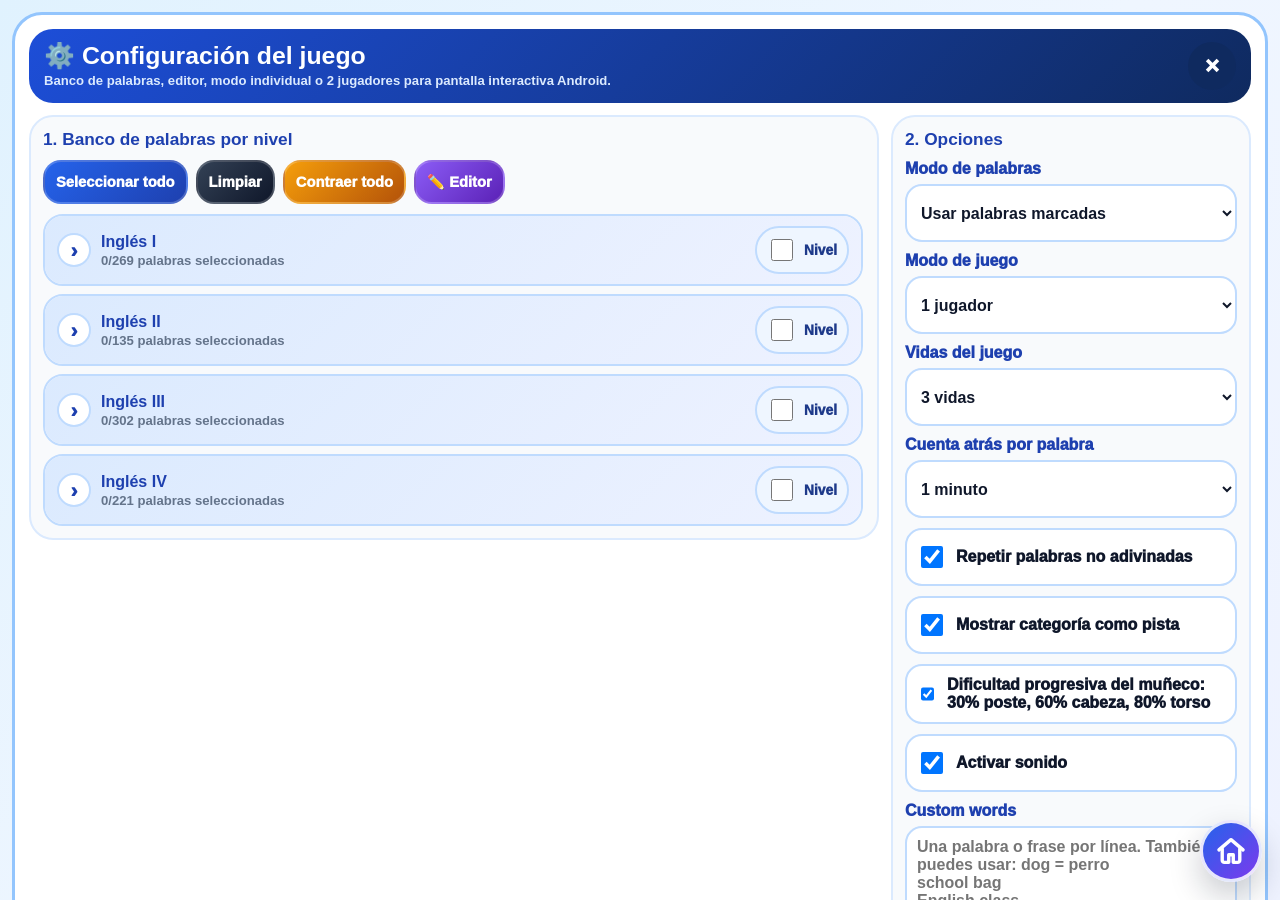
<file: Hangman Game.html>
<!DOCTYPE html>
<html lang="es"><head>
  <meta charset="UTF-8">
  <meta name="viewport" content="width=device-width, initial-scale=1.0, maximum-scale=1.0, user-scalable=no, viewport-fit=cover">
  <meta name="theme-color" content="#0f2a5f">
  <script src="activity-bank-helper.js?v=20260520-syncfix"></script>
  <title>Hangman</title>
  <style>
    :root{
      --vh:100dvh;
      --ink:#0b1736;
      --muted:#61708d;
      --white:#fff;
      --line:rgba(255,255,255,.55);
      --blue:#2563eb;
      --blue2:#1d4ed8;
      --cyan:#06b6d4;
      --green:#16a34a;
      --orange:#f59e0b;
      --red:#ef4444;
      --violet:#7c3aed;
      --card:rgba(255,255,255,.92);
      --glass:rgba(255,255,255,.16);
      --shadow:0 4px 10px rgba(15,23,42,.12);
      --r:24px;
      --touch:58px;
    }
    *{box-sizing:border-box}
    html,body{width:100%;height:100%;margin:0;overflow:hidden;color:var(--ink);font-family:Arial,"Arial Rounded MT Bold",Helvetica,sans-serif;touch-action:manipulation;-webkit-text-size-adjust:100%}
    body{height:var(--vh);background:#0f2a5f;}
    button,input,textarea,select{font:inherit}
    button{border:0;cursor:pointer;touch-action:manipulation;-webkit-tap-highlight-color:transparent;user-select:none}
    .hidden,[hidden]{display:none!important}
    .app{width:100vw;height:var(--vh);display:grid;grid-template-rows:1fr;overflow:hidden;padding:12px}
    .fx-layer{position:fixed;inset:0;pointer-events:none;z-index:100;overflow:hidden}

    .esl-home-button{position:fixed;right:18px;bottom:18px;z-index:95;width:62px;height:62px;border-radius:999px;display:grid;place-items:center;background:linear-gradient(135deg,#2563eb,#7c3aed);color:#fff;border:3px solid rgba(255,255,255,.86);box-shadow:0 14px 32px rgba(15,23,42,.22);text-decoration:none;touch-action:manipulation;-webkit-tap-highlight-color:transparent}
    .esl-home-button svg{width:34px;height:34px;fill:none;stroke:currentColor;stroke-width:2.4;stroke-linecap:round;stroke-linejoin:round}
    .esl-home-button:active{transform:scale(.96)}

    .menu-fab{position:fixed;left:0;top:50%;transform:translateY(-50%);z-index:45;width:62px;min-height:126px;border-radius:0 24px 24px 0;background:linear-gradient(180deg,#2563eb,#0f2a5f);color:#fff;border:2px solid rgba(255,255,255,.5);border-left:0;font-weight:1000;box-shadow:none}
    .drawer{position:fixed;z-index:60;left:0;top:0;bottom:0;width:min(430px,94vw);background:#f8fbff;border-right:3px solid #93c5fd;padding:14px;display:flex;flex-direction:column;gap:10px;overflow:auto;transform:translateX(-106%);transition:transform .22s ease;box-shadow:none}
    .drawer.open{transform:translateX(0)}
    .drawer-head{display:flex;align-items:center;justify-content:space-between;gap:10px;border-bottom:2px dashed #bfdbfe;padding-bottom:10px}
    .drawer h2{margin:0;color:#1e40af;font-size:1.45rem}
    .close-btn{width:48px;height:48px;border-radius:999px;background:#0f2a5f;color:white;font-size:1.5rem;font-weight:1000}
    .drawer-grid{display:grid;grid-template-columns:1fr 1fr;gap:8px}.drawer-info,.notice{border:2px solid #bfdbfe;border-radius:18px;background:#eff6ff;color:#1e3a8a;padding:10px;font-weight:900;line-height:1.3}
    .btn{min-height:var(--touch);border-radius:18px;background:linear-gradient(135deg,#2563eb,#1e40af);color:#fff;font-weight:1000;padding:10px 14px;border:2px solid rgba(255,255,255,.2);box-shadow:none;transition:transform .12s ease,opacity .12s ease}
    .btn:active,.btn.press{transform:scale(.96)}.btn.small{min-height:44px;padding:7px 11px;font-size:.92rem}.btn.green{background:linear-gradient(135deg,#22c55e,#15803d)}.btn.red{background:linear-gradient(135deg,#ef4444,#b91c1c)}.btn.dark{background:linear-gradient(135deg,#334155,#0f172a)}.btn.yellow{background:linear-gradient(135deg,#f59e0b,#b45309)}.btn.purple{background:linear-gradient(135deg,#8b5cf6,#5b21b6)}.btn.white{background:#fff;color:#1e40af;border-color:#bfdbfe;box-shadow:none}.btn:disabled{opacity:.5;cursor:not-allowed}

    .arena-root{height:100%;min-height:0;display:grid;grid-template-rows:auto minmax(0,1fr);gap:10px;border:2px solid rgba(255,255,255,.42);border-radius:30px;background:#eaf4ff;padding:12px;box-shadow:none;overflow:hidden;contain:layout paint}
    .arena-root.mode-two{gap:8px;padding:10px}
    .empty-state{height:100%;display:grid;place-items:center;text-align:center;color:#fff;padding:30px;border-radius:28px;background:#1d4ed8;border:2px solid rgba(255,255,255,.55)}
    .empty-state h1{font-size:clamp(2rem,4vmin,4.5rem);line-height:.98;margin:0 0 10px}.empty-state p{font-size:clamp(1rem,1.8vmin,1.7rem);font-weight:900;max-width:980px;margin:0 auto;color:#f8fafc}
    .game-top{display:grid;grid-template-columns:1fr auto;gap:12px;align-items:center;padding:12px 14px;border-radius:24px;background:linear-gradient(135deg,#0f3e99,#075985 56%,#7c2d12);border:2px solid rgba(255,255,255,.55);contain:layout paint;box-shadow:none}
    .mode-two .game-top{padding:9px 12px;border-radius:20px}.mode-two .brand p{display:none}
    .brand h1{margin:0;color:#fff;font-size:clamp(1.5rem,2.65vmin,3.2rem);line-height:1;text-shadow:none}.brand p{margin:4px 0 0;font-size:clamp(.88rem,1.3vmin,1.25rem);font-weight:900;color:#dff6ff}.hud{display:flex;gap:8px;flex-wrap:wrap;justify-content:flex-end}.pill{min-height:42px;display:inline-flex;align-items:center;justify-content:center;padding:8px 13px;border-radius:999px;background:#fff;color:#0f3e99;border:2px solid rgba(14,165,233,.45);font-weight:1000;white-space:nowrap;font-size:clamp(.82rem,1.22vmin,1.08rem);box-shadow:none}.mode-two .pill{min-height:34px;padding:6px 10px;font-size:clamp(.72rem,1vmin,.96rem)}
    .players{--panel-gap:12px;--slot-size:clamp(68px,min(8.2vw,10.2vh),168px);--slot-font:clamp(2.05rem,min(5.6vw,7.2vh),7.2rem);--key-cell-min:max(62px,18%);--figure-min:clamp(190px,25vw,430px);min-height:0;min-width:0;display:grid;gap:var(--panel-gap);overflow:hidden}.players.one{grid-template-columns:minmax(0,1fr)}.players.two{--panel-gap:10px;--slot-size:clamp(40px,min(3.75vw,6.6vh),88px);--slot-font:clamp(1.25rem,min(2.65vw,4.15vh),3.8rem);--figure-min:clamp(130px,14vw,250px);grid-template-columns:minmax(0,1fr) minmax(0,1fr);gap:var(--panel-gap)}.player-card{min-height:0;min-width:0;background:#ffffff;border:3px solid rgba(255,255,255,.95);border-radius:28px;padding:12px;display:grid;grid-template-rows:auto auto minmax(0,1fr) auto;gap:10px;overflow:hidden;contain:layout paint;position:relative;box-shadow:none}.player-card.p1{outline:3px solid rgba(37,99,235,.8)}.player-card.p2{outline:3px solid rgba(22,163,74,.78)}.players.two .player-card{padding:9px;border-radius:22px;gap:7px;grid-template-rows:auto auto minmax(0,1fr) auto}
    .player-head{display:grid;grid-template-columns:minmax(0,1fr) auto;gap:10px;align-items:center;padding:10px 12px;border-radius:20px;background:linear-gradient(135deg,#1d4ed8,#0891b2);border:2px solid rgba(255,255,255,.48);color:#fff}.p2 .player-head{background:linear-gradient(135deg,#15803d,#0d9488);border-color:rgba(255,255,255,.48)}.player-head h2{margin:0;font-size:clamp(1.2rem,2vmin,2rem);color:#fff}.player-head small{display:block;margin-top:2px;color:#e0f2fe;font-weight:900;font-size:clamp(.8rem,1.15vmin,1.05rem);max-width:60ch;overflow:hidden;text-overflow:ellipsis;white-space:nowrap}.players.two .player-head{padding:7px 9px;border-radius:16px}.players.two .player-head h2{font-size:clamp(1rem,1.35vmin,1.45rem)}.players.two .player-head small{font-size:clamp(.68rem,.9vmin,.9rem);max-width:34ch}
    .word-board{min-height:calc(var(--slot-size) + 34px);max-height:calc((var(--slot-size) * 2) + 44px);display:flex;align-items:center;justify-content:center;align-content:center;flex-wrap:wrap;gap:clamp(6px,.9vmin,16px);padding:clamp(8px,1.15vmin,16px);border-radius:28px;background:linear-gradient(180deg,#ffffff,#dff7ff);border:4px solid #0284c7;overflow:auto;contain:layout paint;overscroll-behavior:contain}.players.two .word-board{min-height:calc(var(--slot-size) + 22px);max-height:calc((var(--slot-size) * 2) + 30px);gap:clamp(4px,.55vmin,9px);padding:clamp(6px,.8vmin,10px);border-radius:20px}.slot{flex:0 1 var(--slot-size);width:var(--slot-size);height:var(--slot-size);min-width:0;display:grid;place-items:center;border-radius:clamp(14px,1.6vmin,26px);border:clamp(3px,.45vmin,5px) solid #1d4ed8;background:linear-gradient(180deg,#fff7ed,#bfdbfe);font-weight:1000;font-size:var(--slot-font);line-height:1;color:#0f172a;text-transform:uppercase;box-shadow:none}.players.two .slot{border-width:3px;border-radius:16px}.slot.on{border-color:#16a34a;background:linear-gradient(180deg,#86efac,#16a34a);color:#052e16}.slot.sep{flex:0 0 auto;width:auto;min-width:clamp(12px,calc(var(--slot-size)*.25),32px);border:0;background:transparent;color:#334155;font-size:clamp(1.45rem,calc(var(--slot-font)*.72),4.6rem);box-shadow:none}.players.two .slot.sep{min-width:clamp(8px,calc(var(--slot-size)*.22),18px);font-size:clamp(1rem,calc(var(--slot-font)*.72),2.8rem)}
     .play-grid{min-height:0;min-width:0;display:grid;grid-template-areas:"keys figure";grid-template-columns:minmax(0,1.12fr) minmax(var(--figure-min),.88fr);grid-template-rows:minmax(0,1fr);gap:10px;overflow:hidden}.players.two .play-grid{grid-template-columns:minmax(0,1fr) minmax(var(--figure-min),1fr);gap:8px}.p2 .play-grid{grid-template-areas:"figure keys";grid-template-columns:minmax(var(--figure-min),1fr) minmax(0,1fr)}.keyboard{grid-area:keys;width:100%;height:100%;min-width:0;min-height:0;overflow:hidden;display:flex;flex-wrap:wrap;align-content:center;align-items:center;justify-content:center;gap:clamp(5px,.65vmin,9px);padding:clamp(7px,.8vmin,10px);border-radius:22px;background:#1d4ed8;border:2px solid rgba(255,255,255,.45);contain:layout paint}.players.two .keyboard{gap:clamp(4px,.5vmin,7px);padding:clamp(5px,.6vmin,8px);border-radius:16px}.key{flex:0 0 calc((100% - 4 * clamp(5px,.65vmin,9px))/5);max-width:calc((100% - 4 * clamp(5px,.65vmin,9px))/5);max-height:calc((100% - 5 * clamp(5px,.65vmin,9px))/6);aspect-ratio:1/1;display:grid;place-items:center;padding:0;border-radius:clamp(10px,1.25vmin,17px);background:#ffffff;color:#0f172a;border:2px solid #60a5fa;font-weight:1000;font-size:clamp(1rem,min(2vw,2.5vh),2rem);line-height:1;transform:translateZ(0);transition:transform .08s ease,background .1s ease,color .1s ease}.players.two .key{flex-basis:calc((100% - 4 * clamp(4px,.5vmin,7px))/5);max-width:calc((100% - 4 * clamp(4px,.5vmin,7px))/5);max-height:calc((100% - 5 * clamp(4px,.5vmin,7px))/6);font-size:clamp(.9rem,min(1.8vw,2.2vh),1.65rem)}.key:active,.key.press{transform:scale(.95)}.key.good{background:#16a34a;color:#fff;border-color:#86efac}.key.bad{background:#e11d48;color:#fff;border-color:#fecdd3}.key:disabled{opacity:.95}.hangman-box{grid-area:figure;width:100%;height:100%;min-width:0;min-height:0;display:grid;place-items:center;border-radius:22px;background:#dbeafe;border:3px solid rgba(37,99,235,.72);padding:7px;overflow:hidden;contain:layout paint}.hangman-box svg{height:100%;width:auto;max-width:100%;max-height:100%;display:block}.players.two .hangman-box{border-radius:16px;padding:5px}.ground{stroke:#0f172a;stroke-width:12;stroke-linecap:round;fill:none}.ground-base{fill:#334155;stroke:#0f172a;stroke-width:4}.gallows-post{fill:#2563eb;stroke:#0f172a;stroke-width:4}.gallows-top{fill:#7c3aed;stroke:#0f172a;stroke-width:4}.gallows-brace{stroke:#0f172a;stroke-width:10;stroke-linecap:round;stroke-linejoin:round;fill:none}.gallows-light{fill:rgba(255,255,255,.35)}.bolt{fill:#facc15;stroke:#713f12;stroke-width:2}.rope{stroke:#92400e;stroke-width:8;stroke-linecap:round;fill:none}.rope-detail{stroke:#fbbf24;stroke-width:2;stroke-linecap:round;opacity:.9}.rope-knot{fill:#d97706;stroke:#78350f;stroke-width:2}.noose-final{opacity:0;stroke:#78350f;stroke-width:6;stroke-linecap:round;stroke-linejoin:round;fill:none}.hangman-svg.hanged .noose-final{opacity:1}.character{transform-box:fill-box;transform-origin:50% 0%;will-change:transform}.hangman-svg.hanged .character{transform:translateY(18px) rotate(-2deg)}.person-outline{stroke:#0f172a;stroke-width:4.5;stroke-linecap:round;stroke-linejoin:round}.person-skin{fill:#fde68a;stroke:#0f172a;stroke-width:4}.person-face{fill:#0f172a}.person-hair{fill:#111827}.torso-stick{stroke:#0f172a;stroke-width:10;stroke-linecap:round;stroke-linejoin:round;fill:none}.person-arm{stroke:#fb923c;stroke-width:10;stroke-linecap:round;stroke-linejoin:round;fill:none}.person-hand{fill:#fde68a;stroke:#0f172a;stroke-width:3}.person-leg{stroke:#2563eb;stroke-width:11;stroke-linecap:round;stroke-linejoin:round;fill:none}.person-shoe{fill:#111827;stroke:#0f172a;stroke-width:2.5}.face-lost{opacity:0}.hangman-svg.hanged .face-normal{opacity:0}.hangman-svg.hanged .face-lost{opacity:1}.hangman-part{opacity:0;transform-box:fill-box;transform-origin:center}.hangman-part.visible{opacity:1}.round-message{display:none;align-items:center;justify-content:center;text-align:center;flex-wrap:wrap;gap:10px;padding:10px 12px;border-radius:20px;background:#f59e0b;border:2px solid #b45309;color:#451a03;font-weight:1000}.round-message.show{display:flex}.round-message strong{flex:1 1 100%;font-size:clamp(1rem,1.7vmin,1.45rem)}.round-message .next-btn{margin:0 auto;min-width:min(260px,100%)}.players.two .round-message{padding:7px 9px;border-radius:15px}.players.two .round-message .btn{min-height:38px;padding:6px 10px;font-size:.84rem}
    .final-card{position:absolute;inset:12px;z-index:25;display:grid;place-items:center;text-align:center;border-radius:26px;background:linear-gradient(135deg,rgba(15,42,95,.95),rgba(37,99,235,.9),rgba(245,158,11,.86));color:#fff;border:2px solid rgba(255,255,255,.65);padding:24px}.final-card h2{font-size:clamp(2rem,5vmin,5.4rem);margin:0 0 8px}.final-card p{font-size:clamp(1rem,1.8vmin,1.7rem);font-weight:900;margin:0 0 18px;color:#f8fafc}.final-actions{display:flex;gap:10px;flex-wrap:wrap;justify-content:center}

    .setup-overlay{position:fixed;z-index:80;inset:0;background:linear-gradient(135deg,#e0f2fe,#eff6ff 52%,#eef2ff);display:none;overflow:auto;-webkit-overflow-scrolling:touch;padding:12px;overscroll-behavior:contain}.setup-overlay.show{display:grid;place-items:start center}.setup-card{width:min(1660px,calc(100vw - 24px));min-height:calc(var(--vh) - 24px);background:#fff;border:3px solid #93c5fd;border-radius:30px;padding:14px;display:grid;grid-template-rows:auto minmax(0,1fr);gap:12px;box-shadow:none}.setup-top{display:flex;align-items:center;justify-content:space-between;gap:12px;padding:13px 15px;border-radius:24px;background:linear-gradient(135deg,#1d4ed8,#0f2a5f);color:#fff}.setup-top h1{margin:0;font-size:clamp(1.55rem,2.75vmin,3rem);line-height:1}.setup-top p{margin:4px 0 0;color:#dbeafe;font-weight:900;font-size:clamp(.82rem,1.15vmin,1.1rem)}.setup-grid{min-height:0;display:grid;grid-template-columns:minmax(0,1.45fr) minmax(360px,.55fr);gap:12px;align-items:start}.setup-panel{min-height:0;background:#f8fafc;border:2px solid #dbeafe;border-radius:24px;padding:12px;display:grid;gap:10px;align-content:start;overflow:hidden}.setup-panel h3{margin:0;color:#1e40af;font-size:clamp(1.08rem,1.55vmin,1.45rem)}.action-row{display:flex;gap:8px;flex-wrap:wrap}.level-list{min-height:0;overflow:auto;display:grid;gap:8px;padding-right:2px;contain:layout paint}.level-card,.category-card{border:2px solid #bfdbfe;border-radius:20px;background:#fff;overflow:hidden;content-visibility:auto;contain-intrinsic-size:88px 360px}.level-head,.cat-head{width:100%;min-height:62px;display:grid;grid-template-columns:auto 1fr auto;gap:10px;align-items:center;text-align:left;padding:10px 12px;background:linear-gradient(135deg,#dbeafe,#eef2ff);color:#1e40af;font-weight:1000}.cat-head{background:#fff;color:#0f172a;border-bottom:1px solid #dbeafe}.arrow{width:34px;height:34px;border-radius:999px;display:grid;place-items:center;background:#fff;border:2px solid #bfdbfe;font-size:1.25rem}.level-card.open>.level-head .arrow,.category-card.open>.cat-head .arrow{transform:rotate(90deg)}.level-title,.cat-title{display:grid;gap:2px;min-width:0}.level-title strong,.cat-title strong{font-size:clamp(1rem,1.35vmin,1.28rem);overflow:hidden;text-overflow:ellipsis;white-space:nowrap}.level-title small,.cat-title small{font-size:.82rem;color:#64748b;font-weight:900}.select-box{display:flex;align-items:center;gap:8px;font-size:.86rem;color:#1e3a8a;background:#eff6ff;border:2px solid #bfdbfe;border-radius:999px;padding:8px 10px;white-space:nowrap}.select-box input,.word-chip input{width:22px;height:22px}.cat-list{display:grid;gap:8px;padding:8px;background:#f8fafc}.word-panel{padding:8px;background:#fff;display:grid;gap:8px}.word-grid{display:grid;grid-template-columns:repeat(auto-fill,minmax(150px,1fr));gap:7px}.word-chip{min-height:47px;display:flex;align-items:center;gap:8px;border:2px solid #dbeafe;background:#f8fafc;border-radius:999px;padding:8px 10px;font-weight:1000;color:#0f172a;overflow:hidden}.word-chip span{overflow:hidden;text-overflow:ellipsis;white-space:nowrap}.word-chip.on{background:#dcfce7;border-color:#86efac;color:#166534}.config-grid{display:grid;gap:10px;align-content:start}.field{display:grid;gap:6px;color:#1e40af;font-weight:1000}.field input,.field select,.field textarea,.editor-textarea{width:100%;min-height:var(--touch);border:2px solid #bfdbfe;border-radius:17px;background:#fff;color:#0f172a;padding:10px;font-weight:900;outline:0}.field textarea{min-height:126px;resize:vertical}.check{display:flex;align-items:center;gap:10px;min-height:var(--touch);padding:10px;border:2px solid #bfdbfe;border-radius:17px;background:#fff;color:#0f172a;font-weight:1000}.check input{width:22px;height:22px}.summary{border:2px solid #bfdbfe;border-radius:17px;background:#eff6ff;color:#1e3a8a;padding:10px;font-weight:1000;line-height:1.25}.status{border:2px solid #fde68a;background:#fef9c3;color:#713f12;border-radius:16px;padding:9px;font-weight:1000;min-height:42px}.status:empty{display:none}.editor-panel{display:none;border:2px solid #ddd6fe;background:#faf5ff;border-radius:22px;padding:10px;gap:10px}.editor-panel.show{display:grid}.editor-grid{display:grid;grid-template-columns:repeat(2,minmax(0,1fr));gap:10px}.editor-card{background:#fff;border:2px solid #ddd6fe;border-radius:18px;padding:10px;display:grid;gap:8px}.editor-card h4{margin:0;color:#5b21b6}.editor-textarea{min-height:210px;font-family:Consolas,Monaco,monospace;font-size:.9rem;line-height:1.35;resize:vertical;text-align:left;white-space:pre;overflow:auto}
    .keyboard,.key{touch-action:none}.slot.reveal{animation:letterIn .18s ease-out both}.slot.slot-good{animation:slotGood .28s ease-out both}.key.pop{animation:keyPop .16s ease-out both}.key.wrong{animation:keyWrong .18s ease-out both}.key.tap-good{animation:keyTapGood .24s ease-out both}.key.tap-bad{animation:keyTapBad .24s ease-out both}.player-card.happy .word-board{transform:scale(1.006)}.player-card.mistake{transform:translateX(-2px)}.player-card.feedback-ok .word-board{animation:boardOk .34s ease-out both}.player-card.feedback-bad .word-board{animation:boardBad .34s ease-out both}.player-card.feedback-bad .hangman-box{animation:hangmanBump .34s ease-out both}.hangman-part.draw{animation:drawPart .16s ease-out both}.banner-pop{animation:bannerPop .18s ease-out both}.touch-feedback{position:fixed;z-index:120;pointer-events:none;width:42px;height:42px;margin:-21px 0 0 -21px;border-radius:999px;display:grid;place-items:center;color:#fff;font-size:1.55rem;font-weight:1000;box-shadow:0 12px 24px rgba(15,23,42,.24);animation:feedbackFloat .48s ease-out forwards;will-change:transform,opacity}.touch-feedback.ok{background:#16a34a}.touch-feedback.bad{background:#ef4444}
    @keyframes letterIn{0%{opacity:.4;transform:scale(.86)}100%{opacity:1;transform:scale(1)}}@keyframes slotGood{0%{transform:scale(.86)}48%{transform:translateY(-8px) scale(1.13)}100%{transform:scale(1)}}@keyframes keyPop{0%{transform:scale(.92)}100%{transform:scale(1)}}@keyframes keyWrong{0%,100%{transform:translateX(0)}50%{transform:translateX(4px)}}@keyframes keyTapGood{0%{transform:scale(.9)}55%{transform:translateY(-5px) scale(1.12)}100%{transform:scale(1)}}@keyframes keyTapBad{0%,100%{transform:translateX(0)}20%{transform:translateX(-7px)}40%{transform:translateX(7px)}60%{transform:translateX(-4px)}80%{transform:translateX(4px)}}@keyframes boardOk{0%{box-shadow:none}45%{transform:scale(1.012);box-shadow:0 0 0 6px rgba(34,197,94,.22)}100%{transform:scale(1);box-shadow:none}}@keyframes boardBad{0%,100%{transform:translateX(0)}20%{transform:translateX(-7px)}40%{transform:translateX(7px)}60%{transform:translateX(-4px)}80%{transform:translateX(4px)}}@keyframes hangmanBump{0%{transform:scale(1)}50%{transform:scale(1.025)}100%{transform:scale(1)}}@keyframes feedbackFloat{0%{opacity:0;transform:translate3d(0,8px,0) scale(.6)}45%{opacity:1;transform:translate3d(0,-10px,0) scale(1.08)}100%{opacity:0;transform:translate3d(0,-32px,0) scale(.82)}}@keyframes drawPart{0%{opacity:0}100%{opacity:1}}@keyframes bannerPop{0%{opacity:.6;transform:scale(.96)}100%{opacity:1;transform:scale(1)}}

    /* Optimización para pantallas interactivas Android: mantiene rebote sin crear elementos extra por cada toque. */
    .key.tap-lite-ok{box-shadow:inset 0 0 0 4px rgba(34,197,94,.24)}
    .key.tap-lite-bad{box-shadow:inset 0 0 0 4px rgba(239,68,68,.22)}
    .players.two .player-card.feedback-ok .word-board{animation:boardOk .22s ease-out both}
    .players.two .player-card.feedback-bad .word-board{animation:boardBad .22s ease-out both}
    .players.two .player-card.feedback-bad .hangman-box{animation:hangmanBump .22s ease-out both}
    @media (prefers-reduced-motion:reduce){*{animation:none!important;transition:none!important}}
    @media (max-width:1180px){.app{padding:8px}.players.two,.setup-grid{grid-template-columns:1fr}.setup-card{height:auto;overflow:visible}.setup-panel{overflow:visible}.level-list{max-height:none}.players{overflow:auto}.player-card{min-height:560px}.players.two .player-card{min-height:540px}.play-grid,.players.two .play-grid{grid-template-areas:"keys figure";grid-template-columns:minmax(0,1fr) minmax(var(--figure-min),1fr);grid-template-rows:minmax(0,1fr)}.p2 .play-grid{grid-template-areas:"figure keys";grid-template-columns:minmax(var(--figure-min),1fr) minmax(0,1fr);grid-template-rows:minmax(0,1fr)}.editor-grid{grid-template-columns:1fr}}
    @media (max-height:680px){:root{--touch:48px}.app{padding:8px}.arena-root{padding:8px;border-radius:22px}.game-top{padding:8px 10px}.brand p,.setup-top p{display:none}.players{--slot-size:clamp(52px,min(6.2vw,8.8vh),108px);--slot-font:clamp(1.85rem,min(4.6vw,6.2vh),4.8rem);--key-cell-min:max(54px,18%)}.players.two{--slot-size:clamp(34px,min(3.2vw,5.7vh),66px);--slot-font:clamp(1.08rem,min(2.25vw,3.5vh),2.65rem)}.player-card{padding:8px;border-radius:20px}.player-head{padding:7px 9px}.key{border-radius:12px}.drawer{width:min(360px,94vw)}.level-head,.cat-head{min-height:50px;padding:7px 9px}.word-chip{min-height:42px}.setup-card{border-radius:20px;padding:8px}}
  

    /* =========================================================
       OPTIMIZACIÓN CELULAR LIVIANA · HANGMAN
       Solo se activa en pantallas pequeñas. No agrega listeners,
       no cambia el motor y no afecta la pantalla interactiva de 75".
       ========================================================= */
    @media (max-width:760px){
      :root{
        --touch:46px;
        --r:18px;
      }

      html,body{
        height:auto;
        min-height:100%;
        overflow:auto;
        overscroll-behavior:none;
      }
      body{min-height:var(--vh)}
      .app{
        height:auto;
        min-height:var(--vh);
        padding:6px;
        overflow:visible;
      }

      .menu-fab{
        top:auto;
        bottom:max(10px,env(safe-area-inset-bottom));
        transform:none;
        width:48px;
        min-height:76px;
        border-radius:0 16px 16px 0;
        font-size:.78rem;
        z-index:130;
      }
      .esl-home-button{
        width:50px;
        height:50px;
        right:max(10px,env(safe-area-inset-right));
        bottom:max(10px,env(safe-area-inset-bottom));
        box-shadow:0 8px 18px rgba(15,23,42,.18);
        z-index:132;
      }
      .esl-home-button svg{width:28px;height:28px}

      .drawer{
        width:min(340px,92vw);
        padding:10px;
        gap:8px;
      }
      .drawer h2{font-size:1.16rem}
      .drawer-grid{grid-template-columns:1fr 1fr;gap:6px}
      .drawer-info,.notice{
        padding:8px;
        border-radius:14px;
        font-size:.82rem;
      }

      .btn{
        min-height:46px;
        border-radius:14px;
        padding:8px 10px;
        font-size:.88rem;
      }
      .btn.small{
        min-height:40px;
        padding:7px 8px;
        font-size:.8rem;
      }

      .arena-root,
      .arena-root.mode-one,
      .arena-root.mode-two{
        height:auto;
        min-height:calc(var(--vh) - 12px);
        grid-template-rows:auto auto;
        gap:6px;
        padding:7px;
        border-radius:18px;
        overflow:visible;
      }
      .game-top,
      .mode-two .game-top{
        grid-template-columns:1fr;
        gap:6px;
        padding:7px 8px;
        border-radius:16px;
      }
      .brand h1{font-size:1.18rem;line-height:1.05}
      .brand p,.mode-two .brand p{display:none}
      .hud{gap:5px;justify-content:flex-start}
      .pill,
      .mode-two .pill{
        min-height:30px;
        padding:5px 7px;
        font-size:.68rem;
      }

      .players,
      .players.one,
      .players.two{
        --panel-gap:8px;
        --slot-size:clamp(34px,10.8vw,56px);
        --slot-font:clamp(1.12rem,6.2vw,2rem);
        --figure-min:0px;
        grid-template-columns:1fr!important;
        gap:8px;
        overflow:visible;
        min-height:0;
      }

      .player-card,
      .players.two .player-card{
        min-height:0!important;
        height:auto;
        grid-template-rows:auto auto auto auto;
        padding:7px;
        gap:6px;
        border-width:2px;
        border-radius:18px;
        outline-width:2px!important;
        contain:layout paint;
      }
      .player-head,
      .players.two .player-head{
        grid-template-columns:1fr;
        gap:5px;
        padding:7px;
        border-radius:14px;
      }
      .player-head h2,
      .players.two .player-head h2{font-size:1rem}
      .player-head small,
      .players.two .player-head small{
        max-width:100%;
        white-space:normal;
        line-height:1.1;
        font-size:.7rem;
      }
      .player-head .hud{justify-content:flex-start}

      .word-board,
      .players.two .word-board{
        min-height:auto;
        max-height:none;
        padding:7px;
        gap:5px;
        border-radius:15px;
        border-width:2px;
        overflow:visible;
      }
      .slot,
      .players.two .slot{
        flex:0 1 var(--slot-size);
        width:var(--slot-size);
        height:var(--slot-size);
        border-width:2px;
        border-radius:10px;
        font-size:var(--slot-font);
      }
      .slot.sep,
      .players.two .slot.sep{
        min-width:clamp(8px,calc(var(--slot-size)*.22),18px);
        font-size:clamp(.95rem,calc(var(--slot-font)*.7),1.7rem);
      }

      .play-grid,
      .players.two .play-grid,
      .p2 .play-grid{
        grid-template-areas:"figure" "keys"!important;
        grid-template-columns:1fr!important;
        grid-template-rows:minmax(150px,32vh) auto!important;
        gap:6px;
        overflow:visible;
      }
      .hangman-box,
      .players.two .hangman-box{
        width:100%;
        height:min(32vh,230px);
        min-height:150px;
        padding:4px;
        border-radius:15px;
        border-width:2px;
      }
      .hangman-box svg{width:100%;height:100%;max-width:100%;max-height:100%}

      .keyboard,
      .players.two .keyboard{
        height:auto;
        min-height:0;
        display:grid;
        grid-template-columns:repeat(7,minmax(0,1fr));
        gap:4px;
        padding:6px;
        border-radius:15px;
        overflow:visible;
      }
      .key,
      .players.two .key{
        width:100%;
        max-width:none;
        max-height:none;
        min-height:0;
        flex:initial;
        aspect-ratio:1.04/1;
        border-width:1px;
        border-radius:10px;
        font-size:clamp(.76rem,4.4vw,1.08rem);
      }

      .round-message,
      .players.two .round-message{
        padding:7px;
        border-radius:13px;
        gap:6px;
        font-size:.82rem;
      }
      .round-message strong{font-size:.9rem;line-height:1.12}
      .round-message .next-btn,
      .players.two .round-message .btn{
        width:min(250px,100%);
        min-height:42px;
        padding:7px 10px;
        font-size:.82rem;
      }

      .final-card{
        position:fixed;
        inset:10px;
        z-index:170;
        border-radius:20px;
        padding:16px;
        overflow:auto;
      }
      .final-card h2{font-size:1.9rem}
      .final-card p{font-size:.9rem;line-height:1.25}
      .final-actions{
        display:grid;
        grid-template-columns:1fr;
        gap:8px;
      }
      .final-actions .btn{width:100%}

      .setup-overlay{
        padding:8px;
        place-items:start stretch;
      }
      .setup-card{
        width:calc(100vw - 16px);
        min-height:auto;
        border-radius:18px;
        padding:8px;
        grid-template-rows:auto auto;
        gap:8px;
      }
      .setup-top{
        padding:9px;
        border-radius:16px;
      }
      .setup-top h1{font-size:1.16rem}
      .setup-top p{display:none}
      .close-btn{
        width:40px;
        height:40px;
        font-size:1.25rem;
      }
      .setup-grid{
        grid-template-columns:1fr!important;
        gap:8px;
      }
      .setup-panel{
        padding:8px;
        border-radius:16px;
        gap:8px;
        overflow:visible;
      }
      .setup-panel h3{font-size:1rem}
      .action-row{
        display:grid;
        grid-template-columns:repeat(2,minmax(0,1fr));
        gap:6px;
      }
      .action-row .btn{width:100%}
      .level-list{gap:7px;overflow:visible}
      .level-card,.category-card{border-radius:15px}
      .level-head,.cat-head{
        min-height:44px;
        padding:7px;
        grid-template-columns:26px minmax(0,1fr) auto;
        gap:6px;
      }
      .arrow{
        width:26px;
        height:26px;
        font-size:1rem;
      }
      .level-title strong,.cat-title strong{font-size:.86rem}
      .level-title small,.cat-title small{font-size:.68rem}
      .select-box{
        gap:4px;
        padding:5px 6px;
        font-size:.66rem;
      }
      .select-box input,.word-chip input{
        width:18px;
        height:18px;
      }
      .cat-list,.word-panel{padding:6px;gap:6px}
      .word-grid{
        grid-template-columns:repeat(2,minmax(0,1fr));
        gap:6px;
      }
      .word-chip{
        min-height:38px;
        padding:6px 8px;
        border-radius:14px;
        font-size:.76rem;
      }
      .field input,.field select,.field textarea,.editor-textarea{
        min-height:44px;
        border-radius:13px;
        padding:8px;
        font-size:.84rem;
      }
      .field textarea{min-height:96px}
      .check{
        min-height:44px;
        padding:8px;
        border-radius:13px;
        font-size:.82rem;
      }
      .summary,.status{
        padding:8px;
        border-radius:13px;
        font-size:.78rem;
      }
      .editor-grid{grid-template-columns:1fr}
      .editor-card{border-radius:14px;padding:8px}
      .editor-textarea{min-height:150px;font-size:.78rem}
    }

    @media (max-width:380px){
      .players,
      .players.two{
        --slot-size:clamp(30px,10.2vw,46px);
        --slot-font:clamp(1rem,5.8vw,1.55rem);
      }
      .keyboard,
      .players.two .keyboard{
        grid-template-columns:repeat(6,minmax(0,1fr));
        gap:4px;
      }
      .key,
      .players.two .key{
        font-size:clamp(.72rem,4.2vw,.96rem);
      }
      .word-grid{grid-template-columns:1fr}
      .drawer-grid{grid-template-columns:1fr}
    }

    @media (max-width:760px) and (orientation:landscape){
      .app{padding:5px}
      .arena-root,
      .arena-root.mode-one,
      .arena-root.mode-two{
        min-height:auto;
        grid-template-rows:auto auto;
      }
      .game-top,
      .mode-two .game-top{
        grid-template-columns:minmax(0,1fr) auto;
      }
      .player-head,
      .players.two .player-head{
        grid-template-columns:minmax(0,1fr) auto;
      }
      .play-grid,
      .players.two .play-grid,
      .p2 .play-grid{
        grid-template-areas:"keys figure"!important;
        grid-template-columns:minmax(0,1.1fr) minmax(120px,.9fr)!important;
        grid-template-rows:minmax(0,1fr)!important;
      }
      .hangman-box,
      .players.two .hangman-box{
        height:min(48vh,210px);
        min-height:120px;
      }
      .keyboard,
      .players.two .keyboard{
        grid-template-columns:repeat(7,minmax(0,1fr));
      }
      .word-board,
      .players.two .word-board{
        padding:5px;
      }
      .setup-overlay{padding:6px}
    }

  </style>
</head>
<body>
  <button class="menu-fab" id="menuBtn" type="button" aria-label="Abrir menú">☰<br>Menú</button>
  <aside class="drawer" id="drawer" aria-hidden="true">
    <div class="drawer-head"><h2>🎯 Hangman Arena</h2><button class="close-btn" id="drawerClose" type="button">×</button></div>
    <div class="drawer-info" id="drawerProgress">Modo 2 jugadores · J1 4/6 · J2 5/5</div>
    <div class="drawer-info" id="drawerLives">Jugador 1: 0/3 vidas · Jugador 2: 0/3 vidas</div>
    <div class="drawer-info" id="drawerScore">Jugador 1: ✅ 0 · ❌ 3 · Jugador 2: ✅ 2 · ❌ 3</div>
    <div class="drawer-grid">
      <button class="btn green" id="openConfigBtn" type="button">Configurar</button>
      <button class="btn" id="restartBtn" type="button">Reiniciar</button>
      <button class="btn dark" id="repeatBtn" type="button">Repetir palabra</button>
      <button class="btn red" id="revealBtn" type="button">Revelar</button>
      <button class="btn" id="fullscreenBtn" type="button">Pantalla completa</button>
      <button class="btn dark" id="soundBtn" type="button">Sonido: ON</button>
    </div>
    <div class="notice">Motor optimizado: el juego ya no repinta toda la pantalla en cada toque o segundo del reloj.</div>
  </aside>

  <main class="app">
    <section class="arena-root mode-two" id="arenaRoot"><div class="game-top"><div class="brand"><h1>Hangman Arena · 2 jugadores</h1><p id="gameSubtitle">Motor fluido para pantalla interactiva Android</p></div><div class="hud" id="globalHud"><span class="pill">Jugador 1 · ✅ 0 · ❌ 3 · ❤️ 0</span><span class="pill">Jugador 2 · ✅ 2 · ❌ 3 · ❤️ 0</span></div></div><div class="players two" id="playersRoot"><section class="player-card p1" data-player="1"><div class="player-head"><div><h2>Jugador 1</h2><small class="hint">Sin vidas disponibles</small></div><div class="hud"><span class="pill progress">4/6</span><span class="pill lives">❤️ 0/3</span><span class="pill timer">⏱ 00:49</span><span class="pill score">✅ 0 · ❌ 3</span></div></div><div class="word-board"><div class="round-message show"><strong>Sin vidas disponibles</strong></div></div><div class="play-grid"><div class="keyboard" data-player="1"><button class="key" data-letter="A" data-player="1" type="button" disabled="">A</button><button class="key" data-letter="B" data-player="1" type="button" disabled="">B</button><button class="key" data-letter="C" data-player="1" type="button" disabled="">C</button><button class="key" data-letter="D" data-player="1" type="button" disabled="">D</button><button class="key" data-letter="E" data-player="1" type="button" disabled="">E</button><button class="key" data-letter="F" data-player="1" type="button" disabled="">F</button><button class="key" data-letter="G" data-player="1" type="button" disabled="">G</button><button class="key bad" data-letter="H" data-player="1" type="button" disabled="">H</button><button class="key bad" data-letter="I" data-player="1" type="button" disabled="">I</button><button class="key bad" data-letter="J" data-player="1" type="button" disabled="">J</button><button class="key" data-letter="K" data-player="1" type="button" disabled="">K</button><button class="key bad" data-letter="L" data-player="1" type="button" disabled="">L</button><button class="key bad" data-letter="M" data-player="1" type="button" disabled="">M</button><button class="key good" data-letter="N" data-player="1" type="button" disabled="">N</button><button class="key bad" data-letter="O" data-player="1" type="button" disabled="">O</button><button class="key" data-letter="P" data-player="1" type="button" disabled="">P</button><button class="key bad" data-letter="Q" data-player="1" type="button" disabled="">Q</button><button class="key bad" data-letter="R" data-player="1" type="button" disabled="">R</button><button class="key bad" data-letter="S" data-player="1" type="button" disabled="">S</button><button class="key" data-letter="T" data-player="1" type="button" disabled="">T</button><button class="key" data-letter="U" data-player="1" type="button" disabled="">U</button><button class="key" data-letter="V" data-player="1" type="button" disabled="">V</button><button class="key" data-letter="W" data-player="1" type="button" disabled="">W</button><button class="key" data-letter="X" data-player="1" type="button" disabled="">X</button><button class="key" data-letter="Y" data-player="1" type="button" disabled="">Y</button><button class="key" data-letter="Z" data-player="1" type="button" disabled="">Z</button></div><div class="hangman-box"><svg class="hangman-svg hanged" viewBox="0 0 340 430" aria-hidden="true"><rect class="ground-base" x="38" y="400" width="264" height="16" rx="8"></rect><path class="ground" d="M46 400H294"></path><g class="hangman-part visible" data-part="1"><rect class="gallows-post" x="72" y="44" width="26" height="360" rx="11"></rect><rect class="gallows-light" x="82" y="58" width="6" height="320" rx="3"></rect><circle class="bolt" cx="85" cy="92" r="5"></circle><circle class="bolt" cx="85" cy="214" r="5"></circle><circle class="bolt" cx="85" cy="354" r="5"></circle></g><g class="hangman-part visible" data-part="2"><rect class="gallows-top" x="72" y="28" width="174" height="28" rx="12"></rect><rect class="gallows-light" x="84" y="36" width="148" height="6" rx="3"></rect><path class="gallows-brace" d="M122 56L90 95"></path><circle class="bolt" cx="126" cy="42" r="5"></circle><circle class="bolt" cx="226" cy="42" r="5"></circle></g><g class="hangman-part visible" data-part="3"><path class="rope" d="M232 56V103"></path><path class="rope-detail" d="M227 68L237 74M227 82L237 88M227 96L237 102"></path><circle class="rope-knot" cx="232" cy="106" r="6"></circle><path class="noose-final" d="M219 110C230 100 247 107 247 124C247 140 232 147 220 137"></path></g><g class="character"><g class="hangman-part visible" data-part="4"><circle class="person-skin" cx="232" cy="132" r="25"></circle><path class="person-hair" d="M209 123c5-20 42-22 49-2v11c-8-7-18-9-28-9-8 0-15 2-21 6z"></path><g class="face-normal"><circle class="person-face" cx="223" cy="132" r="2.7"></circle><circle class="person-face" cx="240" cy="132" r="2.7"></circle><path class="person-outline" d="M224 145q8 6 16 0" fill="none"></path></g><g class="face-lost"><path class="person-outline" d="M220 131l7 7M227 131l-7 7M237 131l7 7M244 131l-7 7" fill="none"></path><path class="person-outline" d="M223 147q9-6 18 0" fill="none"></path></g></g><g class="hangman-part visible" data-part="5"><path class="torso-stick" d="M232 158V222"></path><circle class="person-skin" cx="232" cy="160" r="5"></circle></g><g class="hangman-part visible" data-part="6"><path class="person-arm" d="M232 177L197 207"></path><circle class="person-hand" cx="194" cy="210" r="7"></circle></g><g class="hangman-part visible" data-part="7"><path class="person-arm" d="M232 177L267 207"></path><circle class="person-hand" cx="270" cy="210" r="7"></circle></g><g class="hangman-part visible" data-part="8"><path class="person-leg" d="M232 222L211 270"></path><path class="person-shoe" d="M203 270h24c6 0 9 7 3 10h-30z"></path></g><g class="hangman-part visible" data-part="9"><path class="person-leg" d="M232 222L253 270"></path><path class="person-shoe" d="M250 270h24c6 0 9 7 3 10h-30z"></path></g></g></svg></div></div><div class="round-message" style="background: linear-gradient(135deg, rgb(239, 68, 68), rgb(249, 115, 22)); color: rgb(255, 255, 255);"><strong class="msg-text"></strong><button class="btn green next-btn" data-action="next-word" data-player="1" type="button">Siguiente palabra</button></div></section><section class="player-card p2" data-player="2"><div class="player-head"><div><h2>Jugador 2</h2><small class="hint">Sin vidas disponibles</small></div><div class="hud"><span class="pill progress">5/5</span><span class="pill lives">❤️ 0/3</span><span class="pill timer">⏱ 00:36</span><span class="pill score">✅ 2 · ❌ 3</span></div></div><div class="word-board"><div class="round-message show"><strong>Sin vidas disponibles</strong></div></div><div class="play-grid"><div class="keyboard" data-player="2"><button class="key good" data-letter="A" data-player="2" type="button" disabled="">A</button><button class="key bad" data-letter="B" data-player="2" type="button" disabled="">B</button><button class="key bad" data-letter="C" data-player="2" type="button" disabled="">C</button><button class="key bad" data-letter="D" data-player="2" type="button" disabled="">D</button><button class="key bad" data-letter="E" data-player="2" type="button" disabled="">E</button><button class="key bad" data-letter="F" data-player="2" type="button" disabled="">F</button><button class="key bad" data-letter="G" data-player="2" type="button" disabled="">G</button><button class="key bad" data-letter="H" data-player="2" type="button" disabled="">H</button><button class="key good" data-letter="I" data-player="2" type="button" disabled="">I</button><button class="key bad" data-letter="J" data-player="2" type="button" disabled="">J</button><button class="key bad" data-letter="K" data-player="2" type="button" disabled="">K</button><button class="key" data-letter="L" data-player="2" type="button" disabled="">L</button><button class="key" data-letter="M" data-player="2" type="button" disabled="">M</button><button class="key" data-letter="N" data-player="2" type="button" disabled="">N</button><button class="key" data-letter="O" data-player="2" type="button" disabled="">O</button><button class="key" data-letter="P" data-player="2" type="button" disabled="">P</button><button class="key" data-letter="Q" data-player="2" type="button" disabled="">Q</button><button class="key" data-letter="R" data-player="2" type="button" disabled="">R</button><button class="key" data-letter="S" data-player="2" type="button" disabled="">S</button><button class="key" data-letter="T" data-player="2" type="button" disabled="">T</button><button class="key" data-letter="U" data-player="2" type="button" disabled="">U</button><button class="key" data-letter="V" data-player="2" type="button" disabled="">V</button><button class="key" data-letter="W" data-player="2" type="button" disabled="">W</button><button class="key" data-letter="X" data-player="2" type="button" disabled="">X</button><button class="key" data-letter="Y" data-player="2" type="button" disabled="">Y</button><button class="key" data-letter="Z" data-player="2" type="button" disabled="">Z</button></div><div class="hangman-box"><svg class="hangman-svg hanged" viewBox="0 0 340 430" aria-hidden="true"><rect class="ground-base" x="38" y="400" width="264" height="16" rx="8"></rect><path class="ground" d="M46 400H294"></path><g class="hangman-part visible" data-part="1"><rect class="gallows-post" x="72" y="44" width="26" height="360" rx="11"></rect><rect class="gallows-light" x="82" y="58" width="6" height="320" rx="3"></rect><circle class="bolt" cx="85" cy="92" r="5"></circle><circle class="bolt" cx="85" cy="214" r="5"></circle><circle class="bolt" cx="85" cy="354" r="5"></circle></g><g class="hangman-part visible" data-part="2"><rect class="gallows-top" x="72" y="28" width="174" height="28" rx="12"></rect><rect class="gallows-light" x="84" y="36" width="148" height="6" rx="3"></rect><path class="gallows-brace" d="M122 56L90 95"></path><circle class="bolt" cx="126" cy="42" r="5"></circle><circle class="bolt" cx="226" cy="42" r="5"></circle></g><g class="hangman-part visible" data-part="3"><path class="rope" d="M232 56V103"></path><path class="rope-detail" d="M227 68L237 74M227 82L237 88M227 96L237 102"></path><circle class="rope-knot" cx="232" cy="106" r="6"></circle><path class="noose-final" d="M219 110C230 100 247 107 247 124C247 140 232 147 220 137"></path></g><g class="character"><g class="hangman-part visible" data-part="4"><circle class="person-skin" cx="232" cy="132" r="25"></circle><path class="person-hair" d="M209 123c5-20 42-22 49-2v11c-8-7-18-9-28-9-8 0-15 2-21 6z"></path><g class="face-normal"><circle class="person-face" cx="223" cy="132" r="2.7"></circle><circle class="person-face" cx="240" cy="132" r="2.7"></circle><path class="person-outline" d="M224 145q8 6 16 0" fill="none"></path></g><g class="face-lost"><path class="person-outline" d="M220 131l7 7M227 131l-7 7M237 131l7 7M244 131l-7 7" fill="none"></path><path class="person-outline" d="M223 147q9-6 18 0" fill="none"></path></g></g><g class="hangman-part visible" data-part="5"><path class="torso-stick" d="M232 158V222"></path><circle class="person-skin" cx="232" cy="160" r="5"></circle></g><g class="hangman-part visible" data-part="6"><path class="person-arm" d="M232 177L197 207"></path><circle class="person-hand" cx="194" cy="210" r="7"></circle></g><g class="hangman-part visible" data-part="7"><path class="person-arm" d="M232 177L267 207"></path><circle class="person-hand" cx="270" cy="210" r="7"></circle></g><g class="hangman-part visible" data-part="8"><path class="person-leg" d="M232 222L211 270"></path><path class="person-shoe" d="M203 270h24c6 0 9 7 3 10h-30z"></path></g><g class="hangman-part visible" data-part="9"><path class="person-leg" d="M232 222L253 270"></path><path class="person-shoe" d="M250 270h24c6 0 9 7 3 10h-30z"></path></g></g></svg></div></div><div class="round-message" style="background: linear-gradient(135deg, rgb(239, 68, 68), rgb(249, 115, 22)); color: rgb(255, 255, 255);"><strong class="msg-text"></strong><button class="btn green next-btn" data-action="next-word" data-player="2" type="button">Siguiente palabra</button></div></section></div><div class="final-card banner-pop"><div><h2>🏆 Juego finalizado</h2><p>Jugador 1: 0 correctas · 3 falladas | Jugador 2: 2 correctas · 3 falladas</p><div class="final-actions"><button class="btn green" data-action="new-config" type="button">Nueva configuración</button><button class="btn" data-action="restart-game" type="button">Jugar otra vez</button></div></div></div></section>
  </main>

  <section class="setup-overlay show" id="setupOverlay" aria-hidden="false">
    <div class="setup-card">
      <div class="setup-top">
        <div><h1>⚙️ Configuración del juego</h1><p>Banco de palabras, editor, modo individual o 2 jugadores para pantalla interactiva Android.</p></div>
        <button class="close-btn" id="closeSetupBtn" type="button">×</button>
      </div>
      <div class="setup-grid">
        <section class="setup-panel">
          <h3>1. Banco de palabras por nivel</h3>
          <div class="action-row">
            <button class="btn small" id="selectAllBtn" type="button">Seleccionar todo</button>
            <button class="btn small dark" id="clearAllBtn" type="button">Limpiar</button>
            <button class="btn small yellow" id="collapseBtn" type="button">Contraer todo</button>
            <button class="btn small purple" id="editModeBtn" type="button">✏️ Editor</button>
          </div>
          <div class="editor-panel" id="editorPanel">
            <div class="notice">Formato: <b>Categoría: Pets</b> y debajo palabras como <b>dog = perro</b>. En el editor se muestra limpio, sin códigos internos.</div>
            <div class="editor-grid" id="editorGrid"></div>
            <div class="action-row">
              <button class="btn green" id="downloadWordBankBtn" type="button">Descargar WordBank completo</button>
            </div>
          </div>
          <div class="level-list" id="levelList"></div>
        </section>
        <aside class="setup-panel">
          <h3>2. Opciones</h3>
          <div class="config-grid">
            <label class="field">Modo de palabras
              <select id="wordMode"><option value="manual">Usar palabras marcadas</option><option value="random10">Generar al azar 10 palabras</option><option value="random20">Generar al azar 20 palabras</option><option value="random30">Generar al azar 30 palabras</option><option value="random40">Generar al azar 40 palabras</option></select>
            </label>
            <label class="field">Modo de juego
              <select id="playerMode"><option value="1">1 jugador</option><option value="2">2 jugadores</option></select>
            </label>
            <label class="field">Vidas del juego
              <select id="livesSelect"><option value="1">1 vida</option><option value="2">2 vidas</option><option value="3" selected="">3 vidas</option></select>
            </label>
            <label class="field">Cuenta atrás por palabra
              <select id="countdownSelect"><option value="60" selected="">1 minuto</option><option value="120">2 minutos</option><option value="180">3 minutos</option><option value="0">Sin tiempo</option></select>
            </label>
            <label class="check"><input type="checkbox" id="repeatMissedWords" checked=""> Repetir palabras no adivinadas</label>
            <label class="check"><input type="checkbox" id="categoryHintEnabled" checked=""> Mostrar categoría como pista</label>
            <label class="check"><input type="checkbox" id="progressiveHangman" checked=""> Dificultad progresiva del muñeco: 30% poste, 60% cabeza, 80% torso</label>
            <label class="check"><input type="checkbox" id="soundEnabled" checked=""> Activar sonido</label>
            <label class="field">Custom words
              <textarea id="customWords" placeholder="Una palabra o frase por línea. También puedes usar: dog = perro
school bag
English class"></textarea>
            </label>
            <div class="summary" id="setupSummary">Seleccionadas: 0 · Custom: 0 · Se jugarán: 0</div>
            <div class="summary" id="splitSummary">Jugador 1: 0 palabras · Jugador 2: 0 palabras</div>
            <div class="status" id="setupStatus"></div>
            <button class="btn green" id="startGameBtn" type="button">Iniciar juego</button>
          </div>
        </aside>
      </div>
    </div>
  </section>
  <div class="fx-layer" id="fxLayer"></div>

<script>
(() => {
  "use strict";
  const EMBEDDED_BANK = {
  "English I": {
    "Different things": [
      "apple",
      "book",
      "coffee",
      "guitar",
      "pen",
      "taxi",
      "zebra"
    ],
    "Colors": [
      "black",
      "blue",
      "brown",
      "green",
      "orange",
      "red",
      "white",
      "yellow"
    ],
    "Days of the week": [
      "Monday",
      "Tuesday",
      "Wednesday",
      "Thursday",
      "Friday",
      "Saturday",
      "Sunday"
    ],
    "Numbers 0-10": [
      "zero",
      "one",
      "two",
      "three",
      "four",
      "five",
      "six",
      "seven",
      "eight",
      "nine",
      "ten"
    ],
    "Personal information 1": [
      "email address",
      "first name",
      "last name",
      "phone number"
    ]
  },
  "English II": {
    "Countries": [
      "Brazil",
      "Chile",
      "Egypt",
      "England",
      "Italy",
      "Russia",
      "Turkey",
      "the United States"
    ],
    "Numbers 11-100": [
      "eleven",
      "twelve",
      "thirteen",
      "fourteen",
      "fifteen",
      "sixteen",
      "seventeen",
      "eighteen",
      "nineteen",
      "twenty",
      "twenty-one",
      "twenty-two",
      "twenty-three",
      "twenty-four",
      "twenty-five",
      "twenty-six",
      "twenty-seven",
      "twenty-eight",
      "twenty-nine",
      "thirty",
      "forty",
      "fifty",
      "sixty",
      "seventy",
      "eighty",
      "ninety",
      "one hundred"
    ],
    "Personal information 2": [
      "address",
      "city",
      "country",
      "name",
      "title",
      "town",
      "zip code"
    ],
    "Technology": [
      "alarm clock",
      "camera",
      "computer",
      "games console",
      "phone",
      "radio",
      "tablet",
      "TV",
      "video games",
      "watch"
    ],
    "Months": [
      "January",
      "February",
      "March",
      "April",
      "May",
      "June",
      "July",
      "August",
      "September",
      "October",
      "November",
      "December"
    ],
    "Ordinal numbers": [
      "first",
      "second",
      "third",
      "fourth",
      "fifth",
      "sixth",
      "seventh",
      "eighth",
      "ninth",
      "tenth",
      "eleventh",
      "twelfth",
      "thirteenth",
      "fourteenth",
      "fifteenth",
      "sixteenth",
      "seventeenth",
      "eighteenth",
      "nineteenth",
      "twentieth",
      "twenty-first",
      "twenty-second",
      "twenty-third",
      "twenty-fourth",
      "twenty-fifth",
      "twenty-sixth",
      "twenty-seventh",
      "twenty-eighth",
      "twenty-ninth",
      "thirtieth",
      "thirty-first"
    ]
  },
  "English III": {
    "Snacks and drinks": [
      "black coffee",
      "chips",
      "chocolate bars",
      "coffee with milk",
      "cookies",
      "hot chocolate",
      "milk",
      "orange juice",
      "sandwiches",
      "soda",
      "tea",
      "water"
    ],
    "Rooms": [
      "bathroom",
      "bedroom",
      "kitchen",
      "living room"
    ],
    "Furniture": [
      "bed",
      "chair",
      "couch",
      "shower",
      "table",
      "window"
    ],
    "Family": [
      "brother",
      "dad",
      "daughter",
      "father",
      "friend",
      "mom",
      "mother",
      "parents",
      "pet",
      "sister",
      "son"
    ],
    "Daily routines": [
      "finish class",
      "finish work",
      "get home",
      "get up",
      "go to bed",
      "go to class",
      "go to work",
      "have a shower",
      "have breakfast",
      "have dinner",
      "have lunch",
      "leave home",
      "start class",
      "start work",
      "wake up"
    ]
  },
  "English IV": {
    "Sports and exercise": [
      "exercise",
      "play basketball",
      "play soccer",
      "play tennis",
      "ride a bike",
      "run",
      "swim",
      "walk",
      "walk your dog"
    ],
    "Verbs and prepositions": [
      "come from",
      "listen to",
      "live in",
      "love",
      "talk about",
      "work for",
      "work in"
    ],
    "Adjectives": [
      "boring",
      "difficult",
      "easy",
      "happy",
      "horrible",
      "interesting",
      "nice",
      "right",
      "sad",
      "wrong"
    ]
  }
};
  const STORAGE_KEY = "hangman_arena_75_bank_v2";
  const STORAGE_FULL_BANK = "ESL_WORD_BANK_PLATFORM_SNAPSHOT";
  const STORAGE_ACTIVITY_PREFIX = "ESL_ACTIVITY_BANK_";
  const ESL_ACTIVITY_ID = "hangman";
  const ESL_ACTIVITY_TITLE = "Hangman";
  const ESL_ACTIVITY_FILE = "Hangman Game.html";
  const ESL_BANK_TYPE = "words";
  const ESL_USES_TRANSLATION = false;
  const ESL_ENTRY_FORMAT = "word";
  const ESL_WORD_BANK_FILE = "word-bank-esl-english.json";
  const LEVELS = ["Inglés I","Inglés II","Inglés III","Inglés IV"];
  const ALPHABET = "ABCDEFGHIJKLMNOPQRSTUVWXYZ".split("");
  const MAX_WRONG = 9;
  const UI = {};
  const state = {
    bank: loadBank(), selected:new Set(), expandedLevels:new Set(), expandedCategories:new Set(), renderedWords:new Map(), editMode:false,
    sound:true, audioCtx:null, game:null, timer:null, lastPlaylist:[], lastPointerAt:0, pressedButton:null, globalHudItems:[]
  };

  function $(id){ return document.getElementById(id); }
  function cacheDom(){ ["menuBtn","drawer","drawerClose","drawerProgress","drawerLives","drawerScore","openConfigBtn","restartBtn","repeatBtn","revealBtn","fullscreenBtn","soundBtn","arenaRoot","setupOverlay","closeSetupBtn","selectAllBtn","clearAllBtn","collapseBtn","editModeBtn","editorPanel","editorGrid","downloadWordBankBtn","levelList","wordMode","playerMode","livesSelect","countdownSelect","repeatMissedWords","categoryHintEnabled","progressiveHangman","soundEnabled","customWords","setupSummary","splitSummary","setupStatus","startGameBtn","fxLayer"].forEach(id=>UI[id]=$(id)); }
  function updateViewport(){ const h=Math.round((window.visualViewport&&window.visualViewport.height)||window.innerHeight||document.documentElement.clientHeight||720); document.documentElement.style.setProperty("--vh", h+"px"); }
  function copyBank(bank){ return JSON.parse(JSON.stringify(bank||{})); }
  function loadBank(){ try{ const saved=JSON.parse(localStorage.getItem(STORAGE_KEY)||"null"); if(saved&&typeof saved==="object") return normalizeBank(saved); }catch(e){} return normalizeBank(copyBank(EMBEDDED_BANK)); }
  function saveBank(){ try{ localStorage.setItem(STORAGE_KEY, JSON.stringify(state.bank)); }catch(e){} }
  function normalizeBank(raw){ const out={}; LEVELS.forEach(l=>out[l]={}); Object.entries(raw||{}).forEach(([level,cats])=>{ const lv=normalizeLevel(level); if(!out[lv]) out[lv]={}; Object.entries(cats||{}).forEach(([cat,words])=>{ const name=cleanCategoryName(cat); const arr=(Array.isArray(words)?words:[]).map(normalizeEntry).filter(Boolean); if(name&&arr.length) out[lv][name]=uniqueEntries(arr); }); }); return out; }
  function normalizeLevel(level){ const s=String(level||"").toLowerCase().normalize("NFD").replace(/[\u0300-\u036f]/g,""); if(/iv|4/.test(s)) return "Inglés IV"; if(/iii|3/.test(s)) return "Inglés III"; if(/ii|2/.test(s)) return "Inglés II"; return "Inglés I"; }
  function cleanCategoryName(v){ return String(v||"").trim().replace(/\s+/g," ").slice(0,80)||"General"; }
  function normalizeEntry(entry){ if(entry&&typeof entry==="object"){ const en=String(entry.en||entry.word||entry.english||entry.text||entry.term||entry.value||"").trim(); const es=String(entry.es||entry.translation||entry.spanish||entry.meaning||entry.traduccion||entry.traducción||"").trim(); return en ? (es?{en,enRaw:en,es}:en) : null; } const text=String(entry||"").trim(); if(!text) return null; const m=text.match(/^(.+?)\s*=\s*(.+)$/); if(m) return {en:m[1].trim(),es:m[2].trim()}; return text; }
  function getEnglish(entry){ return entry&&typeof entry==="object" ? String(entry.en||entry.word||"") : String(entry||""); }
  function getSpanish(entry){ return entry&&typeof entry==="object" ? String(entry.es||entry.translation||"") : ""; }
  function uniqueEntries(arr){ const seen=new Set(), out=[]; arr.forEach(entry=>{ const key=cleanWord(getEnglish(entry)); if(key&&!seen.has(key)){ seen.add(key); out.push(entry); } }); return out; }
  function escapeHtml(v){ return String(v??"").replace(/[&<>"']/g,ch=>({"&":"&amp;","<":"&lt;",">":"&gt;","\"":"&quot;","'":"&#39;"}[ch])); }
  function cleanChar(v){ return String(v||"").normalize("NFD").replace(/[\u0300-\u036f]/g,"").toUpperCase().replace(/[^A-Z]/g,""); }
  function cleanWord(v){ return String(v||"").normalize("NFD").replace(/[\u0300-\u036f]/g,"").toUpperCase().replace(/[^A-Z]/g,""); }
  function wordKey(level,cat,index){ return level+"||"+cat+"||"+index; }
  function catKey(level,cat){ return level+"||"+cat; }
  function shuffle(arr){ const a=arr.slice(); for(let i=a.length-1;i>0;i--){ const j=Math.floor(Math.random()*(i+1)); [a[i],a[j]]=[a[j],a[i]]; } return a; }
  function formatTime(sec){ sec=Math.max(0,sec|0); return String(Math.floor(sec/60)).padStart(2,"0")+":"+String(sec%60).padStart(2,"0"); }

  async function init(){ cacheDom(); updateViewport(); wireEvents(); addHomeButton(); await loadExternalOrLocalBank(); resetSetupView(); renderLevels(); updateSummary(); syncSoundSetting(); renderEmpty(); }
  function resetSetupView(){
    state.editMode=false;
    state.expandedLevels.clear();
    state.expandedCategories.clear();
    state.renderedWords.clear();
    if(UI.editorPanel) UI.editorPanel.classList.remove("show");
    if(UI.editModeBtn) UI.editModeBtn.textContent="✏️ Editor";
    if(UI.levelList) UI.levelList.scrollTop=0;
  }
  function wireEvents(){
    window.addEventListener("resize", updateViewport, {passive:true});
    UI.menuBtn.addEventListener("click",()=>toggleDrawer()); UI.drawerClose.addEventListener("click",()=>toggleDrawer(false)); UI.openConfigBtn.addEventListener("click",openSetup); UI.closeSetupBtn.addEventListener("click",closeSetup);
    UI.restartBtn.addEventListener("click",restartGame); UI.repeatBtn.addEventListener("click",restartCurrentWord); UI.revealBtn.addEventListener("click",revealCurrentWord); UI.fullscreenBtn.addEventListener("click",toggleFullScreen); UI.soundBtn.addEventListener("click",()=>{ UI.soundEnabled.checked=!UI.soundEnabled.checked; syncSoundSetting(); });
    UI.selectAllBtn.addEventListener("click",()=>selectAll(true)); UI.clearAllBtn.addEventListener("click",()=>selectAll(false)); UI.collapseBtn.addEventListener("click",collapseAll); UI.editModeBtn.addEventListener("click",toggleEditor); if(UI.downloadWordBankBtn) UI.downloadWordBankBtn.addEventListener("click",downloadFullWordBank); UI.startGameBtn.addEventListener("click",startGame);
    ["wordMode","playerMode","livesSelect","countdownSelect","repeatMissedWords","categoryHintEnabled","progressiveHangman","customWords"].forEach(id=>UI[id].addEventListener("input",updateSummary)); UI.soundEnabled.addEventListener("input",syncSoundSetting);
    UI.levelList.addEventListener("click",handleLevelClick); UI.levelList.addEventListener("change",handleLevelChange); UI.arenaRoot.addEventListener("click",handleGameClick); UI.arenaRoot.addEventListener("pointerdown",handlePointerDown,{passive:false}); ["pointerup","pointercancel","pointerleave"].forEach(ev=>document.addEventListener(ev,clearPress,{passive:true})); window.addEventListener("keydown",handleKeyboardInput);
  }
  function toggleDrawer(force){ const open=force??!UI.drawer.classList.contains("open"); UI.drawer.classList.toggle("open",open); UI.drawer.setAttribute("aria-hidden",open?"false":"true"); if(open) updateDrawerInfo(true); }
  function openSetup(){ UI.setupOverlay.classList.add("show"); UI.setupOverlay.setAttribute("aria-hidden","false"); document.body.classList.add("config-open"); toggleDrawer(false); resetSetupView(); renderLevels(); updateSummary(); }
  function closeSetup(){ if(!state.game){ setStatus("⚠️ Primero inicia un juego para cerrar la configuración."); return; } UI.setupOverlay.classList.remove("show"); UI.setupOverlay.setAttribute("aria-hidden","true"); document.body.classList.remove("config-open"); }
  function setStatus(msg){ UI.setupStatus.textContent=msg||""; if(msg) setTimeout(()=>{ if(UI.setupStatus.textContent===msg) UI.setupStatus.textContent=""; },3500); }

  function bankCounts(level,cat){ const cats=state.bank[level]||{}; if(cat){ const words=cats[cat]||[]; let selected=0; words.forEach((_,i)=>{ if(state.selected.has(wordKey(level,cat,i))) selected++; }); return {total:words.length,selected}; } let total=0,selected=0; Object.entries(cats).forEach(([c,words])=>{ total+=words.length; words.forEach((_,i)=>{ if(state.selected.has(wordKey(level,c,i))) selected++; }); }); return {total,selected}; }
  function renderLevels(){ const frag=document.createDocumentFragment(); UI.levelList.textContent=""; LEVELS.forEach(level=>{ const counts=bankCounts(level), open=state.expandedLevels.has(level); const card=document.createElement("article"); card.className="level-card"+(open?" open":""); card.dataset.level=level; card.innerHTML=`<button class="level-head" type="button" data-action="toggle-level" data-level="${escapeHtml(level)}"><span class="arrow">›</span><span class="level-title"><strong>${escapeHtml(level)}</strong><small>${counts.selected}/${counts.total} palabras seleccionadas</small></span><label class="select-box"><input type="checkbox" class="level-check" data-level="${escapeHtml(level)}"> Nivel</label></button>`; const cb=card.querySelector(".level-check"); cb.checked=counts.total>0&&counts.selected===counts.total; cb.indeterminate=counts.selected>0&&counts.selected<counts.total; if(open){ const cats=document.createElement("div"); cats.className="cat-list"; Object.entries(state.bank[level]||{}).forEach(([cat,words])=>cats.appendChild(renderCategory(level,cat,words))); if(!cats.children.length){ const empty=document.createElement("div"); empty.className="notice"; empty.textContent="Este nivel no tiene categorías."; cats.appendChild(empty); } card.appendChild(cats); } frag.appendChild(card); }); UI.levelList.appendChild(frag); }
  function renderCategory(level,cat,words){ const key=catKey(level,cat), open=state.expandedCategories.has(key), counts=bankCounts(level,cat); const card=document.createElement("article"); card.className="category-card"+(open?" open":""); card.innerHTML=`<button class="cat-head" type="button" data-action="toggle-cat" data-level="${escapeHtml(level)}" data-cat="${escapeHtml(cat)}"><span class="arrow">›</span><span class="cat-title"><strong>${escapeHtml(cat)}</strong><small>${counts.selected}/${counts.total} palabras</small></span><label class="select-box"><input type="checkbox" class="cat-check" data-level="${escapeHtml(level)}" data-cat="${escapeHtml(cat)}"> Categoría</label></button>`; const cb=card.querySelector(".cat-check"); cb.checked=counts.total>0&&counts.selected===counts.total; cb.indeterminate=counts.selected>0&&counts.selected<counts.total; if(open) card.appendChild(renderWordPanel(level,cat,words)); return card; }
  function renderWordPanel(level,cat,words){ const panel=document.createElement("div"); panel.className="word-panel"; const key=catKey(level,cat), limit=state.renderedWords.get(key)||64; const grid=document.createElement("div"); grid.className="word-grid"; words.slice(0,limit).forEach((entry,i)=>{ const id=wordKey(level,cat,i), on=state.selected.has(id), spanish=getSpanish(entry); const label=document.createElement("label"); label.className="word-chip"+(on?" on":""); label.title=spanish?`${getEnglish(entry)} = ${spanish}`:getEnglish(entry); label.innerHTML=`<input type="checkbox" class="word-check" data-level="${escapeHtml(level)}" data-cat="${escapeHtml(cat)}" data-index="${i}" ${on?"checked":""}><span>${escapeHtml(getEnglish(entry))}</span>`; grid.appendChild(label); }); panel.appendChild(grid); if(limit<words.length){ const more=document.createElement("button"); more.className="btn small white"; more.type="button"; more.dataset.action="more-words"; more.dataset.level=level; more.dataset.cat=cat; more.textContent=`Mostrar ${Math.min(64,words.length-limit)} más`; panel.appendChild(more); } return panel; }
  function handleLevelClick(e){ if(e.target.closest("label")||e.target.matches("input")) return; const btn=e.target.closest("[data-action]"); if(!btn) return; const action=btn.dataset.action; if(action==="toggle-level"){ const level=btn.dataset.level; if(state.expandedLevels.has(level)){ state.expandedLevels.delete(level); Object.keys(state.bank[level]||{}).forEach(cat=>state.expandedCategories.delete(catKey(level,cat))); } else state.expandedLevels.add(level); renderLevels(); } else if(action==="toggle-cat"){ const key=catKey(btn.dataset.level,btn.dataset.cat); state.expandedCategories.has(key)?state.expandedCategories.delete(key):state.expandedCategories.add(key); renderLevels(); } else if(action==="more-words"){ const key=catKey(btn.dataset.level,btn.dataset.cat); state.renderedWords.set(key,(state.renderedWords.get(key)||64)+64); renderLevels(); } }
  function handleLevelChange(e){ const t=e.target; if(t.classList.contains("level-check")){ selectLevel(t.dataset.level,t.checked); renderLevels(); updateSummary(); } else if(t.classList.contains("cat-check")){ selectCategory(t.dataset.level,t.dataset.cat,t.checked); renderLevels(); updateSummary(); } else if(t.classList.contains("word-check")){ const id=wordKey(t.dataset.level,t.dataset.cat,Number(t.dataset.index)); t.checked?state.selected.add(id):state.selected.delete(id); const chip=t.closest(".word-chip"); if(chip) chip.classList.toggle("on",t.checked); updateSummary(); } }
  function selectLevel(level,checked){ Object.keys(state.bank[level]||{}).forEach(cat=>selectCategory(level,cat,checked)); }
  function selectCategory(level,cat,checked){ (state.bank[level]?.[cat]||[]).forEach((_,i)=>{ const id=wordKey(level,cat,i); checked?state.selected.add(id):state.selected.delete(id); }); }
  function selectAll(checked){ LEVELS.forEach(level=>selectLevel(level,checked)); renderLevels(); updateSummary(); }
  function collapseAll(){ state.expandedLevels.clear(); state.expandedCategories.clear(); state.renderedWords.clear(); renderLevels(); }

  function getAllBankWords(){ const words=[]; LEVELS.forEach(level=>Object.entries(state.bank[level]||{}).forEach(([cat,arr])=>arr.forEach((entry,i)=>words.push({text:getEnglish(entry),translation:getSpanish(entry),category:cat,level,key:wordKey(level,cat,i)})))); return words; }
  function getSelectedWords(){ const all=getAllBankWords(); return all.filter(w=>state.selected.has(w.key)); }
  function parseCustomWords(){ const raw=UI.customWords.value||""; return uniqueEntries(raw.split(/[\n,;]+/).map(s=>s.trim()).filter(Boolean).map(normalizeEntry)).map(entry=>({text:getEnglish(entry),translation:getSpanish(entry),category:"Custom words",level:"Custom",key:"custom-"+cleanWord(getEnglish(entry))})); }
  function buildPlaylist(){ const custom=parseCustomWords(); const selected=getSelectedWords(); const mode=UI.wordMode.value; if(mode.startsWith("random")){ const n=Number(mode.replace("random","")); const pool=(selected.length?selected:getAllBankWords()).concat(custom); return shuffle(pool).slice(0,n); } return selected.concat(custom); }
  function splitWords(words){ const list=Array.isArray(words)?words.slice():[]; const spare=list.length%2?list.pop():null; const p1=[],p2=[]; list.forEach((w,i)=>(i%2?p2:p1).push(w)); return [p1,p2,spare?[spare]:[]]; }
  function updateSummary(){ const selectedCount=getSelectedWords().length, customCount=parseCustomWords().length, playlist=buildPlaylist(); if(UI.playerMode.value==="2"){ const [a,b,spare]=splitWords(playlist); const playable=a.length+b.length; UI.setupSummary.textContent=`Seleccionadas: ${selectedCount} · Custom: ${customCount} · Se jugarán: ${playable}${spare.length?` · Sobra: ${spare.length}`:""}`; UI.splitSummary.textContent=`Jugador 1: ${a.length} palabras · Jugador 2: ${b.length} palabras${spare.length?` · Sobra: ${spare.length}`:""}`; UI.splitSummary.classList.remove("hidden"); } else { UI.setupSummary.textContent=`Seleccionadas: ${selectedCount} · Custom: ${customCount} · Se jugarán: ${playlist.length}`; UI.splitSummary.classList.add("hidden"); } }

  function toggleEditor(){ state.editMode=!state.editMode; UI.editorPanel.classList.toggle("show",state.editMode); UI.editModeBtn.textContent=state.editMode?"Cerrar editor":"✏️ Editor"; if(state.editMode) renderEditor(); }
  function renderEditor(){ UI.editorGrid.textContent=""; LEVELS.forEach((level,i)=>{ const card=document.createElement("article"); card.className="editor-card"; card.innerHTML=`<h4>${escapeHtml(level)}</h4><textarea class="editor-textarea" id="editor${i}" spellcheck="false">${escapeHtml(bankToText(level))}</textarea><button class="btn small green apply-editor" data-level="${escapeHtml(level)}" type="button">Aplicar ${escapeHtml(level)}</button>`; UI.editorGrid.appendChild(card); }); UI.editorGrid.querySelectorAll(".apply-editor").forEach(btn=>btn.addEventListener("click",()=>applyEditorLevel(btn.dataset.level))); }
  function bankToText(level){ return Object.entries(state.bank[level]||{}).map(([cat,words])=>{ const lines=[`Categoría: ${cat}`]; words.forEach(w=>lines.push(getSpanish(w)?`${getEnglish(w)} = ${getSpanish(w)}`:getEnglish(w))); return lines.join("\n"); }).join("\n\n"); }
  function parseBankText(raw){ const cats={}; let current="General"; String(raw||"").replace(/\r\n?/g,"\n").split("\n").forEach(line=>{ const text=line.trim(); if(!text||/^(#|\/\/|--)/.test(text)) return; const cm=text.match(/^(?:categoria|categoría|category)\s*[:=]\s*(.+)$/i); if(cm){ current=cleanCategoryName(cm[1]); cats[current]=cats[current]||[]; return; } const colon=text.match(/^([^:=]{2,80})\s*:\s*(.+)$/); if(colon&&!/[=]/.test(colon[1])){ current=cleanCategoryName(colon[1]); cats[current]=cats[current]||[]; colon[2].split(/[,;|]+/).map(x=>x.trim()).filter(Boolean).forEach(v=>cats[current].push(normalizeEntry(v))); return; } cats[current]=cats[current]||[]; cats[current].push(normalizeEntry(text)); }); Object.keys(cats).forEach(cat=>{ cats[cat]=uniqueEntries(cats[cat]); if(!cats[cat].length) delete cats[cat]; }); return cats; }
  function applyEditorLevel(level){ const idx=LEVELS.indexOf(level); const text=$("editor"+idx).value; state.bank[level]=parseBankText(text); saveBank(); cleanSelections(); renderLevels(); renderEditor(); updateSummary(); setStatus(`✅ ${level} aplicado y guardado.`); }
  function saveBankFromEditors(){ LEVELS.forEach(level=>{ const idx=LEVELS.indexOf(level); if($("editor"+idx)) state.bank[level]=parseBankText($("editor"+idx).value); }); saveBank(); cleanSelections(); renderLevels(); renderEditor(); updateSummary(); setStatus("✅ Banco completo guardado en este navegador."); }
  function cleanSelections(){ const valid=new Set(getAllBankWords().map(w=>w.key)); [...state.selected].forEach(k=>{ if(!valid.has(k)) state.selected.delete(k); }); }
  function restoreInitialBank(){ if(!confirm("¿Restaurar el banco inicial?")) return; state.bank=normalizeBank(copyBank(EMBEDDED_BANK)); state.selected.clear(); state.expandedCategories.clear(); saveBank(); renderEditor(); renderLevels(); updateSummary(); setStatus("✅ Banco inicial restaurado."); }
  function downloadUpdatedHtml(){ saveBank(); let html="<!DOCTYPE html>\n"+document.documentElement.outerHTML; const replacement="const EMBEDDED_BANK = "+JSON.stringify(state.bank,null,2)+";\n  const STORAGE_KEY"; html=html.replace(/const EMBEDDED_BANK = [\s\S]*?;\n\s*const STORAGE_KEY/,replacement); html=html.replace(/<body[^>]*class="[^"]*config-open[^"]*"/i,"<body"); const blob=new Blob([html],{type:"text/html;charset=utf-8"}); const a=document.createElement("a"); a.href=URL.createObjectURL(blob); a.download="Hangman_Arena_75_actualizado.html"; document.body.appendChild(a); a.click(); a.remove(); setTimeout(()=>URL.revokeObjectURL(a.href),1000); setStatus("✅ HTML actualizado descargado."); }

  function syncEditorsToBank(){
    LEVELS.forEach((level,i)=>{
      const editor=$("editor"+i);
      if(editor) state.bank[level]=parseBankText(editor.value);
    });
    state.bank=normalizeBank(state.bank);
    cleanSelections();
    saveBank();
  }

  function platformEntry(entry){
    const en=getEnglish(entry).trim();
    const es=getSpanish(entry).trim();
    return es ? { word:en, translation:es } : en;
  }

  function currentActivityToSnapshot(){
    const bank=normalizeBank(copyBank(state.bank));
    const levels={};
    LEVELS.forEach(level=>{
      levels[level]={};
      Object.entries(bank[level]||{}).forEach(([cat,words])=>{
        const cleanWords=(words||[]).map(platformEntry).filter(Boolean);
        if(cleanWords.length) levels[level][cat]=cleanWords;
      });
    });
    return {
      title: ESL_ACTIVITY_TITLE,
      file: ESL_ACTIVITY_FILE,
      bankType: ESL_BANK_TYPE,
      usesTranslation: ESL_USES_TRANSLATION,
      entryFormat: ESL_ENTRY_FORMAT,
      levels
    };
  }

  function wordsFromPlatformList(list){
    return (Array.isArray(list)?list:[]).map(entry=>{
      if(entry&&typeof entry==="object"){
        const en=String(entry.en||entry.word||entry.english||entry.text||entry.term||entry.value||"").trim();
        const es=String(entry.es||entry.translation||entry.spanish||entry.meaning||entry.traduccion||entry.traducción||"").trim();
        return en ? (es?{en,es}:en) : null;
      }
      return normalizeEntry(entry);
    }).filter(Boolean);
  }

  function snapshotToBank(snapshot){
    if(!snapshot||typeof snapshot!=="object") return null;
    if(snapshot.activities&&snapshot.activities[ESL_ACTIVITY_ID]) return snapshotToBank(snapshot.activities[ESL_ACTIVITY_ID]);
    if(snapshot[ESL_ACTIVITY_ID]&&typeof snapshot[ESL_ACTIVITY_ID]==="object"&&!snapshot["Inglés I"]&&!snapshot["English I"]) return snapshotToBank(snapshot[ESL_ACTIVITY_ID]);
    if(snapshot.bank) return normalizeBank(snapshot.bank);
    if(snapshot.wordBank) return normalizeBank(snapshot.wordBank);
    if(snapshot.levels&&Array.isArray(snapshot.levels)){
      const raw={};
      snapshot.levels.forEach(levelObj=>{
        const level=normalizeLevel(levelObj.name||levelObj.level||levelObj.title);
        raw[level]=raw[level]||{};
        (levelObj.categories||levelObj.sections||[]).forEach(catObj=>{
          const cat=cleanCategoryName(catObj.name||catObj.category||catObj.title);
          raw[level][cat]=wordsFromPlatformList(catObj.words||catObj.items||catObj.entries||[]);
        });
      });
      return normalizeBank(raw);
    }
    if(snapshot.levels&&typeof snapshot.levels==="object") return normalizeBank(snapshot.levels);
    if(LEVELS.some(level=>snapshot[level])||["English I","English II","English III","English IV"].some(level=>snapshot[level])) return normalizeBank(snapshot);
    return null;
  }

  function countBankWords(bank){
    let total=0;
    Object.values(bank||{}).forEach(cats=>Object.values(cats||{}).forEach(words=>{ total+=(Array.isArray(words)?words.length:0); }));
    return total;
  }

  function applyActivitySnapshot(snapshot,options={}){
    const bank=snapshotToBank(snapshot);
    if(!bank||!countBankWords(bank)) return false;
    state.bank=bank;
    cleanSelections();
    saveBank();
    if(!options.silent) setStatus("✅ WordBank cargado.");
    if(!options.skipRender){
      renderEditor();
      renderLevels();
      updateSummary();
    }
    return true;
  }

  async function fetchJsonNoCache(file){
    const urls=[file, "./"+file].filter((v,i,a)=>v&&a.indexOf(v)===i);
    for(const url of urls){
      try{
        const join=url.includes("?")?"&":"?";
        const res=await fetch(url+join+"v="+Date.now(), { cache:"no-store" });
        if(res&&res.ok) return await res.json();
      }catch(e){}
    }
    return null;
  }

  async function fetchGithubWordBank(){
    let file=ESL_WORD_BANK_FILE;
    const manifest=await fetchJsonNoCache("activities-manifest.json");
    if(manifest&&manifest.wordBankFile) file=manifest.wordBankFile;
    const full=await fetchJsonNoCache(file);
    return full&&full.activities&&full.activities[ESL_ACTIVITY_ID] ? full : null;
  }

  async function readPlatformWordBankSnapshot(){
    try{ const localActivity=readJsonFromStorage(STORAGE_ACTIVITY_PREFIX+ESL_ACTIVITY_ID); if(localActivity) return localActivity; }catch(e){}
    try{ if(localStorage.getItem(STORAGE_KEY)) return currentActivityToSnapshot(); }catch(e){}
    try{
      if(window.ESL_ACTIVITY_BANKS){
        if(window.ESL_ACTIVITY_BANKS[ESL_ACTIVITY_ID]) return window.ESL_ACTIVITY_BANKS[ESL_ACTIVITY_ID];
        if(window.ESL_ACTIVITY_BANKS.activities&&window.ESL_ACTIVITY_BANKS.activities[ESL_ACTIVITY_ID]) return window.ESL_ACTIVITY_BANKS.activities[ESL_ACTIVITY_ID];
      }
    }catch(e){}
    try{
      if(window.ESLBank&&typeof window.ESLBank.getActivityBank==="function"){
        const activity=await window.ESLBank.getActivityBank(ESL_ACTIVITY_ID,{priority:"localStorage"});
        if(activity) return activity;
      }
    }catch(e){}
    try{
      const localFull=mergeStoredActivitySnapshots(null);
      if(localFull.activities&&localFull.activities[ESL_ACTIVITY_ID]) return localFull.activities[ESL_ACTIVITY_ID];
    }catch(e){}
    try{
      const full=await fetchGithubWordBank();
      if(full) return full;
    }catch(e){}
    return null;
  }

  function readJsonFromStorage(key){
    try{
      const raw=localStorage.getItem(key);
      if(!raw) return null;
      const json=JSON.parse(raw);
      return json && typeof json === "object" ? json : null;
    }catch(e){ return null; }
  }

  function applySnapshotToFull(full,id,snapshot){
    if(!id || !snapshot || typeof snapshot !== "object") return;
    if(!snapshot.levels && !snapshot.bank && !snapshot.wordBank) return;
    full.activities = full.activities || {};
    full.activities[id] = snapshot;
  }

  function mergeStoredActivitySnapshots(existing){
    const full=(existing&&typeof existing==="object") ? JSON.parse(JSON.stringify(existing)) : {};
    full.app=full.app||"ESL English";
    full.schema=full.schema||"esl-word-bank-v3";
    full.levels=Array.isArray(full.levels)&&full.levels.length ? full.levels : LEVELS.slice();
    full.activities=full.activities&&typeof full.activities==="object" ? full.activities : {};
    const mergeFull=(bank)=>{
      if(bank&&bank.activities&&typeof bank.activities==="object") Object.entries(bank.activities).forEach(([id,snapshot])=>applySnapshotToFull(full,id,snapshot));
    };
    try{ if(window.ESLBank&&typeof window.ESLBank.readLocalBank==="function") mergeFull(window.ESLBank.readLocalBank()); }catch(e){}
    ["ESL_ENGLISH_WORD_BANKS_V1", STORAGE_FULL_BANK, "ESL_WORD_BANK_FULL", "ESL_ENGLISH_WORD_BANK"].forEach(key=>mergeFull(readJsonFromStorage(key)));
    try{
      for(let i=0;i<localStorage.length;i++){
        const key=localStorage.key(i);
        if(key&&key.startsWith(STORAGE_ACTIVITY_PREFIX)){
          applySnapshotToFull(full,key.slice(STORAGE_ACTIVITY_PREFIX.length),readJsonFromStorage(key));
        }
      }
    }catch(e){}
    try{
      if(window.ESL_ACTIVITY_BANKS){
        if(window.ESL_ACTIVITY_BANKS.activities) Object.entries(window.ESL_ACTIVITY_BANKS.activities).forEach(([id,snapshot])=>applySnapshotToFull(full,id,snapshot));
        Object.entries(window.ESL_ACTIVITY_BANKS).forEach(([id,snapshot])=>{ if(id!=="activities") applySnapshotToFull(full,id,snapshot); });
      }
    }catch(e){}
    full.updatedAt=new Date().toISOString();
    return full;
  }

  function buildFullWordBankSnapshot(existing){
    const full=mergeStoredActivitySnapshots(existing);
    full.activities[ESL_ACTIVITY_ID]=currentActivityToSnapshot();
    return full;
  }

  function saveCurrentActivityToPlatformStorage(){
    const activity=currentActivityToSnapshot();
    const snapshot=buildFullWordBankSnapshot(null);
    try{ window.ESL_ACTIVITY_BANKS=Object.assign(window.ESL_ACTIVITY_BANKS||{}, { [ESL_ACTIVITY_ID]: activity, activities:snapshot.activities }); }catch(e){}
    try{ localStorage.setItem(STORAGE_ACTIVITY_PREFIX+ESL_ACTIVITY_ID, JSON.stringify(activity)); }catch(e){}
    try{ localStorage.setItem(STORAGE_FULL_BANK, JSON.stringify(snapshot)); }catch(e){}
    try{ localStorage.setItem("ESL_WORD_BANK_FULL", JSON.stringify(snapshot)); }catch(e){}
    try{ if(window.ESLBank&&typeof window.ESLBank.writeLocalBank==="function") window.ESLBank.writeLocalBank(snapshot); }catch(e){}
    const calls=[
      ["setActivityBank",[ESL_ACTIVITY_ID,activity]],
      ["saveActivityBank",[ESL_ACTIVITY_ID,activity]],
      ["saveActivity",[activity]],
      ["updateActivityBank",[ESL_ACTIVITY_ID,activity]],
      ["setActivity",[ESL_ACTIVITY_ID,activity]],
      ["importActivityBanks",[{[ESL_ACTIVITY_ID]:activity}]]
    ];
    try{
      if(window.ESLBank){
        calls.forEach(([name,args])=>{
          try{ if(typeof window.ESLBank[name]==="function") window.ESLBank[name](...args); }catch(e){}
        });
      }
    }catch(e){}
    return activity;
  }

  async function loadExternalOrLocalBank(){
    try{
      const snapshot=await readPlatformWordBankSnapshot();
      if(snapshot&&applyActivitySnapshot(snapshot,{silent:true,skipRender:true})) return true;
    }catch(error){
      console.warn("No se pudo cargar el WordBank local/helper/GitHub. Se usará el banco local/inicial.", error);
    }
    saveCurrentActivityToPlatformStorage();
    return false;
  }

  async function collectFullWordBank(){
    let full=null;
    try{ full=await fetchGithubWordBank(); }catch(e){}
    if(!full){ try{ if(window.ESLBank&&typeof window.ESLBank.getFullWordBank==="function") full=await window.ESLBank.getFullWordBank({priority:"localStorage"}); }catch(e){} }
    if(!full){ try{ if(window.ESLBank&&typeof window.ESLBank.readLocalBank==="function") full=window.ESLBank.readLocalBank(); }catch(e){} }
    if(!full) full=readJsonFromStorage(STORAGE_FULL_BANK)||readJsonFromStorage("ESL_WORD_BANK_FULL")||readJsonFromStorage("ESL_ENGLISH_WORD_BANKS_V1")||readJsonFromStorage("ESL_ENGLISH_WORD_BANK");
    return buildFullWordBankSnapshot(full);
  }

  async function downloadFullWordBank(){
    syncEditorsToBank();
    saveCurrentActivityToPlatformStorage();
    const full=await collectFullWordBank();
    const blob=new Blob([JSON.stringify(full,null,2)],{type:"application/json;charset=utf-8"});
    const a=document.createElement("a");
    a.href=URL.createObjectURL(blob);
    a.download=ESL_WORD_BANK_FILE;
    document.body.appendChild(a);
    a.click();
    a.remove();
    setTimeout(()=>URL.revokeObjectURL(a.href),1000);
    renderEditor();
    renderLevels();
    updateSummary();
    setStatus("✅ WordBank completo descargado como word-bank-esl-english.json.");
  }

  function addHomeButton(){
    if(document.querySelector(".esl-home-button")) return;
    const link=document.createElement("a");
    link.className="esl-home-button";
    link.href="index.html";
    link.setAttribute("aria-label","Volver al inicio");
    link.addEventListener("click",()=>{
      try{
        sessionStorage.setItem("ESL_LAST_ACTIVITY_URL", window.location.href);
        sessionStorage.setItem("ESL_LAST_ACTIVITY_TITLE", ESL_ACTIVITY_TITLE);
        sessionStorage.setItem("ESL_HOME_FROM_ACTIVITY", "1");
      }catch(e){}
    });
    link.innerHTML='<svg viewBox="0 0 24 24" aria-hidden="true"><path d="M3.5 11.2 12 4l8.5 7.2"/><path d="M5.8 10.4v8.1c0 .8.7 1.5 1.5 1.5h3.1v-5.4h3.2V20h3.1c.8 0 1.5-.7 1.5-1.5v-8.1"/></svg>';
    document.body.appendChild(link);
  }

  window.ESLEnglishPlatform={
    downloadFullWordBank,
    saveCurrentActivityToPlatformStorage,
    loadExternalOrLocalBank,
    currentActivityToSnapshot,
    applyActivitySnapshot
  };




  function createPlayer(id,words){ const lives=Number(UI.livesSelect.value), seconds=Number(UI.countdownSelect.value); return {id,name:`Jugador ${id}`,words:words.slice(),index:0,current:null,guessed:new Set(),wrong:new Set(),lives,maxLives:lives,seconds,timeLeft:seconds,correct:0,failed:0,done:false,completedAllWords:false,exhaustedByLives:false,roundDone:false,hanged:false,baseHangmanCount:0,hangmanCount:0,message:"",ui:null}; }
  function startGame(){ const playlist=buildPlaylist().filter(w=>cleanWord(w.text).length>0); if(!playlist.length){ setStatus("⚠️ Selecciona palabras, genera al azar o escribe custom words."); return; } clearInterval(state.timer); state.timer=null; const mode=UI.playerMode.value; const split=mode==="2"?splitWords(playlist):[playlist]; state.game={mode,hint:UI.categoryHintEnabled.checked,repeatMissed:UI.repeatMissedWords.checked,progressiveHangman:!!UI.progressiveHangman?.checked,players:mode==="2"?[createPlayer(1,split[0]),createPlayer(2,split[1])]:[createPlayer(1,split[0])],startedAt:Date.now(),finished:false}; state.lastPlaylist=playlist.slice(); mountGame(); state.game.players.forEach(p=>loadWord(p)); closeSetupAfterStart(); startTimer(); beep(660,70); }
  function closeSetupAfterStart(){ UI.setupOverlay.classList.remove("show"); UI.setupOverlay.setAttribute("aria-hidden","true"); document.body.classList.remove("config-open"); }
  function renderEmpty(){ UI.arenaRoot.className="arena-root"; UI.arenaRoot.innerHTML=`<div class="empty-state"><div><h1>🎮 Hangman Arena</h1><p>Selecciona categorías, palabras o custom words y presiona <b>Iniciar juego</b>.</p></div></div>`; updateDrawerInfo(); }
  function mountGame(){ const mode=state.game.mode; UI.arenaRoot.className=`arena-root ${mode==="2"?"mode-two":"mode-one"}`; UI.arenaRoot.innerHTML=`<div class="game-top"><div class="brand"><h1>${mode==="2"?"Hangman Arena · 2 jugadores":"Hangman Arena"}</h1><p id="gameSubtitle">Motor fluido para pantalla interactiva Android</p></div><div class="hud" id="globalHud"></div></div><div class="players ${mode==="2"?"two":"one"}" id="playersRoot"></div>`; state.globalHudItems=[]; const root=$("playersRoot"); state.game.players.forEach(p=>{ p.ui=createPlayerPanel(p,mode); root.appendChild(p.ui.panel); }); updateGlobalHud(); }
  function createPlayerPanel(p,mode){ const panel=document.createElement("section"); panel.className=`player-card p${p.id}`; panel.dataset.player=p.id; panel.innerHTML=`<div class="player-head"><div><h2>${escapeHtml(p.name)}</h2><small class="hint">Preparando palabra...</small></div><div class="hud"><span class="pill progress">0/0</span><span class="pill lives">❤️ 0</span><span class="pill timer">⏱ 00:00</span><span class="pill score">✅ 0 · ❌ 0</span></div></div><div class="word-board"></div><div class="play-grid">${keyboardHtml(p.id)+hangmanSvg()}</div><div class="round-message"><strong class="msg-text"></strong><button class="btn green next-btn" data-action="next-word" data-player="${p.id}" type="button">Siguiente palabra</button></div>`; const ui={panel,hint:panel.querySelector(".hint"),progress:panel.querySelector(".progress"),lives:panel.querySelector(".lives"),timer:panel.querySelector(".timer"),score:panel.querySelector(".score"),wordBoard:panel.querySelector(".word-board"),message:panel.querySelector(".round-message"),msgText:panel.querySelector(".msg-text"),nextBtn:panel.querySelector(".next-btn"),keys:new Map(),parts:[],slots:[]}; panel.querySelectorAll(".key").forEach(k=>ui.keys.set(k.dataset.letter,k)); ui.parts=[...panel.querySelectorAll("[data-part]")]; return ui; }
  function keyboardHtml(pid){ return `<div class="keyboard" data-player="${pid}">${ALPHABET.map(L=>`<button class="key" data-letter="${L}" data-player="${pid}" type="button">${L}</button>`).join("")}</div>`; }
  function hangmanSvg(){ return `<div class="hangman-box"><svg class="hangman-svg" viewBox="0 0 340 430" aria-hidden="true"><rect class="ground-base" x="38" y="400" width="264" height="16" rx="8"/><path class="ground" d="M46 400H294"/><g class="hangman-part" data-part="1"><rect class="gallows-post" x="72" y="44" width="26" height="360" rx="11"/><rect class="gallows-light" x="82" y="58" width="6" height="320" rx="3"/><circle class="bolt" cx="85" cy="92" r="5"/><circle class="bolt" cx="85" cy="214" r="5"/><circle class="bolt" cx="85" cy="354" r="5"/></g><g class="hangman-part" data-part="2"><rect class="gallows-top" x="72" y="28" width="174" height="28" rx="12"/><rect class="gallows-light" x="84" y="36" width="148" height="6" rx="3"/><path class="gallows-brace" d="M122 56L90 95"/><circle class="bolt" cx="126" cy="42" r="5"/><circle class="bolt" cx="226" cy="42" r="5"/></g><g class="hangman-part" data-part="3"><path class="rope" d="M232 56V103"/><path class="rope-detail" d="M227 68L237 74M227 82L237 88M227 96L237 102"/><circle class="rope-knot" cx="232" cy="106" r="6"/><path class="noose-final" d="M219 110C230 100 247 107 247 124C247 140 232 147 220 137"/></g><g class="character"><g class="hangman-part" data-part="4"><circle class="person-skin" cx="232" cy="132" r="25"/><path class="person-hair" d="M209 123c5-20 42-22 49-2v11c-8-7-18-9-28-9-8 0-15 2-21 6z"/><g class="face-normal"><circle class="person-face" cx="223" cy="132" r="2.7"/><circle class="person-face" cx="240" cy="132" r="2.7"/><path class="person-outline" d="M224 145q8 6 16 0" fill="none"/></g><g class="face-lost"><path class="person-outline" d="M220 131l7 7M227 131l-7 7M237 131l7 7M244 131l-7 7" fill="none"/><path class="person-outline" d="M223 147q9-6 18 0" fill="none"/></g></g><g class="hangman-part" data-part="5"><path class="torso-stick" d="M232 158V222"/><circle class="person-skin" cx="232" cy="160" r="5"/></g><g class="hangman-part" data-part="6"><path class="person-arm" d="M232 177L197 207"/><circle class="person-hand" cx="194" cy="210" r="7"/></g><g class="hangman-part" data-part="7"><path class="person-arm" d="M232 177L267 207"/><circle class="person-hand" cx="270" cy="210" r="7"/></g><g class="hangman-part" data-part="8"><path class="person-leg" d="M232 222L211 270"/><path class="person-shoe" d="M203 270h24c6 0 9 7 3 10h-30z"/></g><g class="hangman-part" data-part="9"><path class="person-leg" d="M232 222L253 270"/><path class="person-shoe" d="M250 270h24c6 0 9 7 3 10h-30z"/></g></g></svg></div>`; }
  function getProgressiveHangmanStart(p){
    if(!state.game?.progressiveHangman||!p.words.length) return 0;
    const progress=(p.index+1)/p.words.length;
    if(progress>=.8) return 5;  // hasta el torso
    if(progress>=.6) return 4;  // hasta la cabeza
    if(progress>=.3) return 2;  // hasta el poste horizontal
    return 0;
  }
  function getVisibleHangmanCount(p){ return Math.min(MAX_WRONG, Math.max(p.hangmanCount||0,(p.baseHangmanCount||0)+p.wrong.size)); }
  function loadWord(p){ if(p.index>=p.words.length||p.lives<=0){ p.done=true; p.completedAllWords=p.words.length>0&&p.index>=p.words.length&&p.lives>0; p.exhaustedByLives=p.lives<=0; p.current=null; p.cleanText=""; p.message=p.lives<=0?"Sin vidas disponibles":"Completado"; mountRound(p,true); checkGameOver(); return; } p.done=false; p.completedAllWords=false; p.exhaustedByLives=false; p.current=p.words[p.index]; p.cleanText=cleanWord(p.current.text); p.guessed.clear(); p.wrong.clear(); p.roundDone=false; p.hanged=false; p.baseHangmanCount=getProgressiveHangmanStart(p); p.hangmanCount=p.baseHangmanCount; p.message=""; p.timeLeft=p.seconds; mountRound(p,false); }
  function mountRound(p,ended){ const ui=p.ui; ui.panel.classList.remove("happy","mistake"); ui.progress.textContent=`${Math.min(p.index+1,p.words.length)}/${p.words.length}`; ui.lives.textContent=`❤️ ${p.lives}/${p.maxLives}`; ui.timer.textContent=p.seconds?`⏱ ${formatTime(p.timeLeft)}`:"Sin tiempo"; ui.score.textContent=`✅ ${p.correct} · ❌ ${p.failed}`; ui.hint.textContent=p.current?(state.game.hint?`${p.current.level} · ${p.current.category}`:p.current.level):p.message; ui.message.classList.remove("show"); ui.msgText.textContent=""; if(ui.nextBtn) ui.nextBtn.classList.remove("hidden"); buildWordSlots(p,ended); resetKeys(p); updateHangman(p); updateGlobalHud(); updateDrawerInfo(); }
  function buildWordSlots(p,revealAll=false){ const ui=p.ui; ui.wordBoard.textContent=""; ui.slots=[]; if(!p.current){ const msg=document.createElement("div"); msg.className="round-message show"; msg.innerHTML=`<strong>${escapeHtml(p.message||"Juego terminado")}</strong>`; ui.wordBoard.appendChild(msg); return; } Array.from(p.current.text).forEach(ch=>{ const c=cleanChar(ch); const s=document.createElement("span"); if(!c){ s.className="slot sep"; s.textContent=ch===" "?"·":ch; } else { s.className="slot"; s.dataset.clean=c; s.dataset.raw=ch; if(revealAll||p.guessed.has(c)){ s.classList.add("on"); s.textContent=ch.toUpperCase(); } ui.slots.push(s); } ui.wordBoard.appendChild(s); }); }
  function resetKeys(p){ p.ui.keys.forEach((btn,L)=>{ btn.disabled=!!p.roundDone||!p.current; btn.className="key"; if(p.guessed.has(L)) btn.classList.add("good"); if(p.wrong.has(L)) btn.classList.add("bad"); }); }
  function updateHangman(p,changedPart){ const count=getVisibleHangmanCount(p); const svg=p.ui.panel.querySelector(".hangman-svg"); if(svg) svg.classList.toggle("hanged",!!p.hanged); p.ui.parts.forEach(part=>{ const n=Number(part.dataset.part); const show=count>=n; part.classList.toggle("visible",show); if(changedPart===n){ part.classList.add("draw"); setTimeout(()=>part.classList.remove("draw"),220); } }); }
  function updateSmallHud(p){ p.ui.progress.textContent=`${Math.min(p.index+1,p.words.length)}/${p.words.length}`; p.ui.lives.textContent=`❤️ ${p.lives}/${p.maxLives}`; p.ui.timer.textContent=p.seconds?`⏱ ${formatTime(p.timeLeft)}`:"Sin tiempo"; p.ui.score.textContent=`✅ ${p.correct} · ❌ ${p.failed}`; updateGlobalHud(); updateDrawerInfo(); }
  function updateGlobalHud(){
    if(!state.game) return;
    const hud=$("globalHud");
    if(!hud) return;
    const players=state.game.players;
    const needsBuild=!state.globalHudItems||state.globalHudItems.length!==players.length||state.globalHudItems.some(el=>!el||!hud.contains(el));
    if(needsBuild){
      hud.textContent="";
      state.globalHudItems=[];
      players.forEach(()=>{ const span=document.createElement("span"); span.className="pill"; hud.appendChild(span); state.globalHudItems.push(span); });
    }
    players.forEach((p,i)=>{
      const text=`${p.name} · ✅ ${p.correct} · ❌ ${p.failed} · ❤️ ${p.lives}`;
      if(state.globalHudItems[i].textContent!==text) state.globalHudItems[i].textContent=text;
    });
  }

  function guess(playerId,letter){ if(state.game?.finished) return; const p=getPlayer(playerId); if(!p||!p.current||p.roundDone) return; const L=String(letter).toUpperCase(); if(p.guessed.has(L)||p.wrong.has(L)) return; const btn=p.ui.keys.get(L); const good=(p.cleanText||cleanWord(p.current.text)).includes(L); if(good){ p.guessed.add(L); if(btn){ btn.disabled=true; btn.classList.add("good"); restartAnim(btn,"pop",180); restartAnim(btn,"tap-good",260); showTouchFeedback(btn,true); } revealLetter(p,L); pulsePanel(p,"happy"); vibrate(12); beep(760,55); if(isSolved(p)) finishWord(p,true); } else { p.wrong.add(L); if(btn){ btn.disabled=true; btn.classList.add("bad"); restartAnim(btn,"wrong",220); restartAnim(btn,"tap-bad",280); showTouchFeedback(btn,false); } pulsePanel(p,"mistake"); const visibleCount=getVisibleHangmanCount(p); updateHangman(p,visibleCount); vibrate([35,25,35]); beep(170,70); if(visibleCount>=MAX_WRONG) finishWord(p,false); } updateSmallHud(p); }
  function revealLetter(p,L){ p.ui.slots.forEach(slot=>{ if(slot.dataset.clean===L){ slot.textContent=slot.dataset.raw.toUpperCase(); slot.classList.add("on"); restartAnim(slot,"reveal",200); restartAnim(slot,"slot-good",310); } }); }
  function revealAll(p){ p.ui.slots.forEach(slot=>{ if(!slot.textContent){ slot.textContent=slot.dataset.raw.toUpperCase(); slot.classList.add("on"); restartAnim(slot,"reveal"); } }); }
  function isSolved(p){ return (p.cleanText||cleanWord(p.current.text)).split("").every(ch=>p.guessed.has(ch)); }
  function finishWord(p,won,revealed=false,timeout=false){
    if(!p.current||p.roundDone) return;
    p.roundDone=true;
    p.ui.keys.forEach(btn=>btn.disabled=true);
    p.hanged=false;
    if(p.ui.nextBtn) p.ui.nextBtn.classList.remove("hidden");
    if(won||revealed) revealAll(p);
    if(won){
      p.correct++;
      p.message="✅ Correcto";
      p.ui.message.style.background="linear-gradient(135deg,#22c55e,#86efac)";
      p.ui.message.style.color="";
      fireBurst(p.ui.panel,"win");
      beep(930,105);
    } else {
      if(!revealed){
        p.lives--;
        p.hanged=true;
        p.hangmanCount=MAX_WRONG;
        updateHangman(p,MAX_WRONG);
      }
      p.failed++;
      if(revealed){
        p.message=`👀 Revelada: ${p.current.text}`;
      } else if(timeout){
        p.message="⏱ Tiempo agotado. Pierdes una vida.";
      } else {
        p.message="❌ No adivinada. Pierdes una vida.";
      }
      p.ui.message.style.background="linear-gradient(135deg,#ef4444,#f97316)";
      p.ui.message.style.color="#fff";
      if(state.game.repeatMissed&&p.lives>0&&!revealed) p.words.push(p.current);
      fireBurst(p.ui.panel,"lose");
      beep(120,120);
    }
    const noMoreWords=p.index+1>=p.words.length;
    const noLives=p.lives<=0;
    if(noMoreWords||noLives){
      p.done=true;
      p.completedAllWords=noMoreWords&&won&&!revealed;
      p.exhaustedByLives=noLives;
      p.message=noLives&&!won&&!revealed?"Sin vidas disponibles":`${p.message} · Completado`;
      if(p.ui.nextBtn) p.ui.nextBtn.classList.add("hidden");
    }
    p.ui.msgText.textContent=p.message;
    p.ui.message.classList.add("show");
    p.ui.message.classList.add("banner-pop");
    setTimeout(()=>p.ui.message.classList.remove("banner-pop"),420);
    updateSmallHud(p);
    if(p.done) checkGameOver();
  }
  function nextWord(playerId){ if(state.game?.finished) return; const p=getPlayer(playerId); if(!p) return; if(p.done){ checkGameOver(); return; } p.index++; loadWord(p); }
  function restartCurrentWord(){ if(!state.game){ openSetup(); return; } state.game.players.forEach(p=>{ if(p.current&&!p.done){ p.guessed.clear(); p.wrong.clear(); p.roundDone=false; p.hanged=false; p.baseHangmanCount=getProgressiveHangmanStart(p); p.hangmanCount=p.baseHangmanCount; p.message=""; p.timeLeft=p.seconds; mountRound(p,false); } }); beep(500,60); }
  function revealCurrentWord(){ if(!state.game) return; state.game.players.forEach(p=>{ if(p.current&&!p.roundDone) finishWord(p,false,true); }); }
  function restartGame(){ if(!state.game){ openSetup(); return; } startGame(); }
  function getPlayer(id){ return state.game?.players.find(p=>p.id===Number(id)); }
  function startTimer(){ if(state.timer) clearInterval(state.timer); state.timer=setInterval(()=>{ if(!state.game) return; let active=false; state.game.players.forEach(p=>{ if(p.current&&!p.roundDone&&p.seconds>0){ active=true; p.timeLeft--; p.ui.timer.textContent=`⏱ ${formatTime(p.timeLeft)}`; if(p.timeLeft<=0) finishWord(p,false,false,true); } }); if(!active&&state.game.players.every(p=>p.done||p.roundDone||!p.current)){ /* timer remains ready for next word */ } },1000); }
  function showFinalWindow(title,message){
    if(!state.game||state.game.finished) return;
    state.game.finished=true;
    clearInterval(state.timer);
    state.game.players.forEach(p=>{
      if(p.ui) p.ui.keys.forEach(btn=>btn.disabled=true);
    });
    const overlay=document.createElement("div");
    overlay.className="final-card banner-pop";
    overlay.innerHTML=`<div><h2>${escapeHtml(title)}</h2><p>${escapeHtml(message)}</p><div class="final-actions"><button class="btn green" data-action="new-config" type="button">Nueva configuración</button><button class="btn" data-action="restart-game" type="button">Jugar otra vez</button></div></div>`;
    UI.arenaRoot.appendChild(overlay);
    updateDrawerInfo(true);
  }
  function checkGameOver(){
    if(!state.game||state.game.finished) return;
    const totals=state.game.players.map(p=>`${p.name}: ${p.correct} correctas · ${p.failed} falladas`).join(" | " );
    if(state.game.mode==="2"){
      const winner=state.game.players.find(p=>p.completedAllWords);
      if(winner){
        showFinalWindow(`🏆 Ganador: ${winner.name}`, `${winner.name} terminó todas sus palabras correctamente. ${totals}`);
        return;
      }
    }
    if(state.game.players.every(p=>p.done)){
      showFinalWindow("🏆 Juego finalizado", totals);
    }
  }

  function handleGameClick(e){ const key=e.target.closest(".key"); if(key){ if(!window.PointerEvent) guess(key.dataset.player,key.dataset.letter); return; } const btn=e.target.closest("[data-action]"); if(!btn) return; const a=btn.dataset.action; if(a==="next-word") nextWord(btn.dataset.player); if(a==="new-config") openSetup(); if(a==="restart-game") restartGame(); }
  function handlePointerDown(e){ const key=e.target.closest(".key"); if(key){ if(!key.disabled){ e.preventDefault(); state.lastPointerAt=Date.now(); state.pressedButton=key; key.classList.add("press"); try{ key.setPointerCapture&&key.setPointerCapture(e.pointerId); }catch(err){} guess(key.dataset.player,key.dataset.letter); } return; } const el=e.target.closest("button"); if(el&&!el.disabled){ state.pressedButton=el; el.classList.add("press"); } }
  function clearPress(){ if(state.pressedButton){ state.pressedButton.classList.remove("press"); state.pressedButton=null; } }
  function handleKeyboardInput(e){ if(document.body.classList.contains("config-open")||!state.game) return; const L=String(e.key||"").toUpperCase(); if(!/^[A-Z]$/.test(L)) return; if(state.game.mode==="1") guess(1,L); }
  function pulsePanel(p,cls){ const el=p.ui.panel; if(!el) return; const feedback=cls==="happy"?"feedback-ok":"feedback-bad"; el.classList.add(cls,feedback); setTimeout(()=>el.classList.remove(cls,feedback),360); }
  function restartAnim(el,cls,duration=240){ if(!el) return; el.classList.add(cls); setTimeout(()=>el.classList.remove(cls),duration); }
  function showTouchFeedback(anchor,ok){ if(!anchor) return; const cls=ok?"tap-lite-ok":"tap-lite-bad"; anchor.classList.add(cls); setTimeout(()=>anchor.classList.remove(cls),190); }
  function fireBurst(target,type){ /* Android Lite: feedback puntual sin lluvia de partículas para mantener fluidez. */ }
  function vibrate(pattern){ try{ if(navigator&&typeof navigator.vibrate==="function") navigator.vibrate(pattern); }catch(e){} }
  function beep(freq=440,dur=70){ if(!state.sound) return; try{ const ctx=state.audioCtx||(state.audioCtx=new (window.AudioContext||window.webkitAudioContext)()); const osc=ctx.createOscillator(); const gain=ctx.createGain(); osc.frequency.value=freq; gain.gain.value=.035; osc.connect(gain); gain.connect(ctx.destination); osc.start(); setTimeout(()=>{ osc.stop(); osc.disconnect(); gain.disconnect(); },dur); }catch(e){} }
  function syncSoundSetting(){ state.sound=UI.soundEnabled.checked; UI.soundBtn.textContent=state.sound?"Sonido: ON":"Sonido: OFF"; }
  function toggleFullScreen(){ const doc=document; if(!doc.fullscreenElement){ (document.documentElement.requestFullscreen||(()=>{})).call(document.documentElement); } else { (doc.exitFullscreen||(()=>{})).call(doc); } }
  function updateDrawerInfo(force=false){ if(!force&&UI.drawer&&!UI.drawer.classList.contains("open")) return; if(!state.game){ UI.drawerProgress.textContent="Sin juego activo"; UI.drawerLives.textContent="Vidas: —"; UI.drawerScore.textContent="Puntaje: —"; return; } const ps=state.game.players; UI.drawerProgress.textContent=state.game.mode==="2"?`Modo 2 jugadores · J1 ${Math.min(ps[0].index+1,ps[0].words.length)}/${ps[0].words.length} · J2 ${Math.min(ps[1].index+1,ps[1].words.length)}/${ps[1].words.length}`:`Palabra ${Math.min(ps[0].index+1,ps[0].words.length)}/${ps[0].words.length}`; UI.drawerLives.textContent=ps.map(p=>`${p.name}: ${p.lives}/${p.maxLives} vidas`).join(" · "); UI.drawerScore.textContent=ps.map(p=>`${p.name}: ✅ ${p.correct} · ❌ ${p.failed}`).join(" · "); }

  init();
})();
</script>


</body></html>
</file>
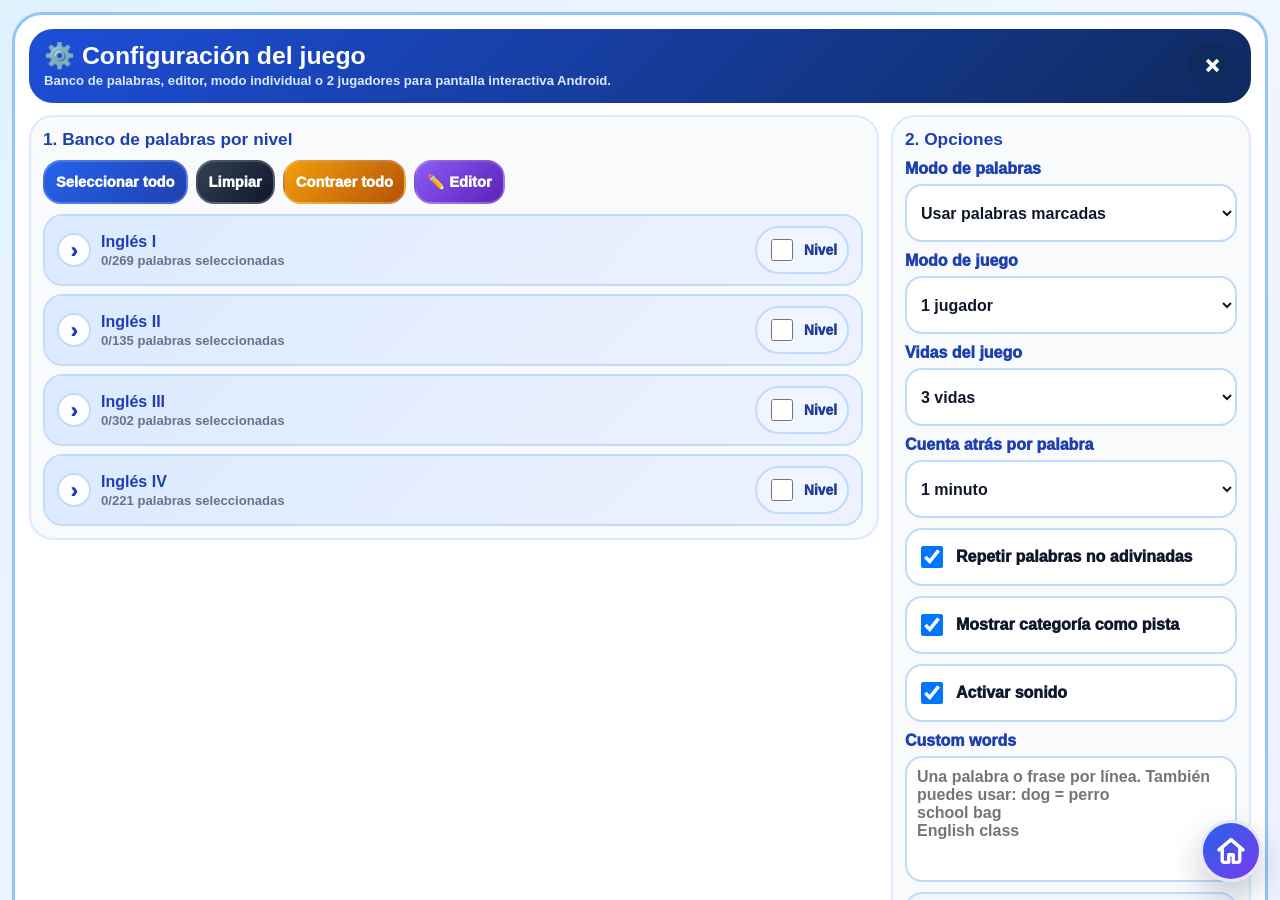
<file: Hangman.html>
<!DOCTYPE html>
<html lang="es" style="--vh: 717px;"><head>
  <meta charset="UTF-8">
  <meta name="viewport" content="width=device-width, initial-scale=1.0, maximum-scale=1.0, user-scalable=no, viewport-fit=cover">
  <meta name="theme-color" content="#0f2a5f">
  <script src="activity-bank-helper.js"></script>
  <title>Hangman</title>
  <style>
    :root{
      --vh:100dvh;
      --ink:#0b1736;
      --muted:#61708d;
      --white:#fff;
      --line:rgba(255,255,255,.55);
      --blue:#2563eb;
      --blue2:#1d4ed8;
      --cyan:#06b6d4;
      --green:#16a34a;
      --orange:#f59e0b;
      --red:#ef4444;
      --violet:#7c3aed;
      --card:rgba(255,255,255,.92);
      --glass:rgba(255,255,255,.16);
      --shadow:0 4px 10px rgba(15,23,42,.12);
      --r:24px;
      --touch:58px;
    }
    *{box-sizing:border-box}
    html,body{width:100%;height:100%;margin:0;overflow:hidden;color:var(--ink);font-family:Arial,"Arial Rounded MT Bold",Helvetica,sans-serif;touch-action:manipulation;-webkit-text-size-adjust:100%}
    body{height:var(--vh);background:#0f2a5f;}
    button,input,textarea,select{font:inherit}
    button{border:0;cursor:pointer;touch-action:manipulation;-webkit-tap-highlight-color:transparent;user-select:none}
    .hidden,[hidden]{display:none!important}
    .app{width:100vw;height:var(--vh);display:grid;grid-template-rows:1fr;overflow:hidden;padding:12px}
    .fx-layer{position:fixed;inset:0;pointer-events:none;z-index:100;overflow:hidden}

    .esl-home-button{position:fixed;right:18px;bottom:18px;z-index:95;width:62px;height:62px;border-radius:999px;display:grid;place-items:center;background:linear-gradient(135deg,#2563eb,#7c3aed);color:#fff;border:3px solid rgba(255,255,255,.86);box-shadow:0 14px 32px rgba(15,23,42,.22);text-decoration:none;touch-action:manipulation;-webkit-tap-highlight-color:transparent}
    .esl-home-button svg{width:34px;height:34px;fill:none;stroke:currentColor;stroke-width:2.4;stroke-linecap:round;stroke-linejoin:round}
    .esl-home-button:active{transform:scale(.96)}

    .menu-fab{position:fixed;left:0;top:50%;transform:translateY(-50%);z-index:45;width:62px;min-height:126px;border-radius:0 24px 24px 0;background:linear-gradient(180deg,#2563eb,#0f2a5f);color:#fff;border:2px solid rgba(255,255,255,.5);border-left:0;font-weight:1000;box-shadow:none}
    .drawer{position:fixed;z-index:60;left:0;top:0;bottom:0;width:min(430px,94vw);background:#f8fbff;border-right:3px solid #93c5fd;padding:14px;display:flex;flex-direction:column;gap:10px;overflow:auto;transform:translateX(-106%);transition:transform .22s ease;box-shadow:none}
    .drawer.open{transform:translateX(0)}
    .drawer-head{display:flex;align-items:center;justify-content:space-between;gap:10px;border-bottom:2px dashed #bfdbfe;padding-bottom:10px}
    .drawer h2{margin:0;color:#1e40af;font-size:1.45rem}
    .close-btn{width:48px;height:48px;border-radius:999px;background:#0f2a5f;color:white;font-size:1.5rem;font-weight:1000}
    .drawer-grid{display:grid;grid-template-columns:1fr 1fr;gap:8px}.drawer-info,.notice{border:2px solid #bfdbfe;border-radius:18px;background:#eff6ff;color:#1e3a8a;padding:10px;font-weight:900;line-height:1.3}
    .btn{min-height:var(--touch);border-radius:18px;background:linear-gradient(135deg,#2563eb,#1e40af);color:#fff;font-weight:1000;padding:10px 14px;border:2px solid rgba(255,255,255,.2);box-shadow:none;transition:transform .12s ease,opacity .12s ease}
    .btn:active,.btn.press{transform:scale(.96)}.btn.small{min-height:44px;padding:7px 11px;font-size:.92rem}.btn.green{background:linear-gradient(135deg,#22c55e,#15803d)}.btn.red{background:linear-gradient(135deg,#ef4444,#b91c1c)}.btn.dark{background:linear-gradient(135deg,#334155,#0f172a)}.btn.yellow{background:linear-gradient(135deg,#f59e0b,#b45309)}.btn.purple{background:linear-gradient(135deg,#8b5cf6,#5b21b6)}.btn.white{background:#fff;color:#1e40af;border-color:#bfdbfe;box-shadow:none}.btn:disabled{opacity:.5;cursor:not-allowed}

    .arena-root{height:100%;min-height:0;display:grid;grid-template-rows:auto minmax(0,1fr);gap:10px;border:2px solid rgba(255,255,255,.42);border-radius:30px;background:linear-gradient(135deg,rgba(14,165,233,.34),rgba(124,58,237,.28) 48%,rgba(245,158,11,.22));padding:12px;box-shadow:none;overflow:hidden;contain:layout paint}
    .arena-root.mode-two{gap:8px;padding:10px}
    .empty-state{height:100%;display:grid;place-items:center;text-align:center;color:#fff;padding:30px;border-radius:28px;background:linear-gradient(135deg,rgba(29,78,216,.88),rgba(8,145,178,.75),rgba(124,58,237,.74));border:2px solid rgba(255,255,255,.55)}
    .empty-state h1{font-size:clamp(2rem,4vmin,4.5rem);line-height:.98;margin:0 0 10px}.empty-state p{font-size:clamp(1rem,1.8vmin,1.7rem);font-weight:900;max-width:980px;margin:0 auto;color:#f8fafc}
    .game-top{display:grid;grid-template-columns:1fr auto;gap:12px;align-items:center;padding:12px 14px;border-radius:24px;background:linear-gradient(135deg,#0f3e99,#075985 56%,#7c2d12);border:2px solid rgba(255,255,255,.55);contain:layout paint;box-shadow:none}
    .mode-two .game-top{padding:9px 12px;border-radius:20px}.mode-two .brand p{display:none}
    .brand h1{margin:0;color:#fff;font-size:clamp(1.5rem,2.65vmin,3.2rem);line-height:1;text-shadow:none}.brand p{margin:4px 0 0;font-size:clamp(.88rem,1.3vmin,1.25rem);font-weight:900;color:#dff6ff}.hud{display:flex;gap:8px;flex-wrap:wrap;justify-content:flex-end}.pill{min-height:42px;display:inline-flex;align-items:center;justify-content:center;padding:8px 13px;border-radius:999px;background:#fff;color:#0f3e99;border:2px solid rgba(14,165,233,.45);font-weight:1000;white-space:nowrap;font-size:clamp(.82rem,1.22vmin,1.08rem);box-shadow:none}.mode-two .pill{min-height:34px;padding:6px 10px;font-size:clamp(.72rem,1vmin,.96rem)}
    .players{--panel-gap:12px;--slot-size:clamp(68px,min(8.2vw,10.2vh),168px);--slot-font:clamp(2.05rem,min(5.6vw,7.2vh),7.2rem);--key-cell-min:max(62px,18%);--figure-min:clamp(190px,25vw,430px);min-height:0;min-width:0;display:grid;gap:var(--panel-gap);overflow:hidden}.players.one{grid-template-columns:minmax(0,1fr)}.players.two{--panel-gap:10px;--slot-size:clamp(40px,min(3.75vw,6.6vh),88px);--slot-font:clamp(1.25rem,min(2.65vw,4.15vh),3.8rem);--figure-min:clamp(130px,14vw,250px);grid-template-columns:minmax(0,1fr) minmax(0,1fr);gap:var(--panel-gap)}.player-card{min-height:0;min-width:0;background:#ffffff;border:3px solid rgba(255,255,255,.95);border-radius:28px;padding:12px;display:grid;grid-template-rows:auto auto minmax(0,1fr) auto;gap:10px;overflow:hidden;contain:layout paint;position:relative;box-shadow:none}.player-card.p1{outline:3px solid rgba(37,99,235,.8)}.player-card.p2{outline:3px solid rgba(22,163,74,.78)}.players.two .player-card{padding:9px;border-radius:22px;gap:7px;grid-template-rows:auto auto minmax(0,1fr) auto}
    .player-head{display:grid;grid-template-columns:minmax(0,1fr) auto;gap:10px;align-items:center;padding:10px 12px;border-radius:20px;background:linear-gradient(135deg,#1d4ed8,#0891b2);border:2px solid rgba(255,255,255,.48);color:#fff}.p2 .player-head{background:linear-gradient(135deg,#15803d,#0d9488);border-color:rgba(255,255,255,.48)}.player-head h2{margin:0;font-size:clamp(1.2rem,2vmin,2rem);color:#fff}.player-head small{display:block;margin-top:2px;color:#e0f2fe;font-weight:900;font-size:clamp(.8rem,1.15vmin,1.05rem);max-width:60ch;overflow:hidden;text-overflow:ellipsis;white-space:nowrap}.players.two .player-head{padding:7px 9px;border-radius:16px}.players.two .player-head h2{font-size:clamp(1rem,1.35vmin,1.45rem)}.players.two .player-head small{font-size:clamp(.68rem,.9vmin,.9rem);max-width:34ch}
    .word-board{min-height:calc(var(--slot-size) + 34px);max-height:calc((var(--slot-size) * 2) + 44px);display:flex;align-items:center;justify-content:center;align-content:center;flex-wrap:wrap;gap:clamp(6px,.9vmin,16px);padding:clamp(8px,1.15vmin,16px);border-radius:28px;background:linear-gradient(180deg,#ffffff,#dff7ff);border:4px solid #0284c7;overflow:auto;contain:layout paint;overscroll-behavior:contain}.players.two .word-board{min-height:calc(var(--slot-size) + 22px);max-height:calc((var(--slot-size) * 2) + 30px);gap:clamp(4px,.55vmin,9px);padding:clamp(6px,.8vmin,10px);border-radius:20px}.slot{flex:0 1 var(--slot-size);width:var(--slot-size);height:var(--slot-size);min-width:0;display:grid;place-items:center;border-radius:clamp(14px,1.6vmin,26px);border:clamp(3px,.45vmin,5px) solid #1d4ed8;background:linear-gradient(180deg,#fff7ed,#bfdbfe);font-weight:1000;font-size:var(--slot-font);line-height:1;color:#0f172a;text-transform:uppercase;box-shadow:none}.players.two .slot{border-width:3px;border-radius:16px}.slot.on{border-color:#16a34a;background:linear-gradient(180deg,#86efac,#16a34a);color:#052e16}.slot.sep{flex:0 0 auto;width:auto;min-width:clamp(12px,calc(var(--slot-size)*.25),32px);border:0;background:transparent;color:#334155;font-size:clamp(1.45rem,calc(var(--slot-font)*.72),4.6rem);box-shadow:none}.players.two .slot.sep{min-width:clamp(8px,calc(var(--slot-size)*.22),18px);font-size:clamp(1rem,calc(var(--slot-font)*.72),2.8rem)}
     .play-grid{min-height:0;min-width:0;display:grid;grid-template-areas:"keys figure";grid-template-columns:minmax(0,1.12fr) minmax(var(--figure-min),.88fr);grid-template-rows:minmax(0,1fr);gap:10px;overflow:hidden}.players.two .play-grid{grid-template-columns:minmax(0,1fr) minmax(var(--figure-min),1fr);gap:8px}.p2 .play-grid{grid-template-areas:"figure keys";grid-template-columns:minmax(var(--figure-min),1fr) minmax(0,1fr)}.keyboard{grid-area:keys;width:100%;height:100%;min-width:0;min-height:0;overflow:hidden;display:flex;flex-wrap:wrap;align-content:center;align-items:center;justify-content:center;gap:clamp(5px,.65vmin,9px);padding:clamp(7px,.8vmin,10px);border-radius:22px;background:#1d4ed8;border:2px solid rgba(255,255,255,.45);contain:layout paint}.players.two .keyboard{gap:clamp(4px,.5vmin,7px);padding:clamp(5px,.6vmin,8px);border-radius:16px}.key{flex:0 0 calc((100% - 4 * clamp(5px,.65vmin,9px))/5);max-width:calc((100% - 4 * clamp(5px,.65vmin,9px))/5);max-height:calc((100% - 5 * clamp(5px,.65vmin,9px))/6);aspect-ratio:1/1;display:grid;place-items:center;padding:0;border-radius:clamp(10px,1.25vmin,17px);background:#ffffff;color:#0f172a;border:2px solid #60a5fa;font-weight:1000;font-size:clamp(1rem,min(2vw,2.5vh),2rem);line-height:1;transform:translateZ(0);transition:transform .08s ease,background .1s ease,color .1s ease}.players.two .key{flex-basis:calc((100% - 4 * clamp(4px,.5vmin,7px))/5);max-width:calc((100% - 4 * clamp(4px,.5vmin,7px))/5);max-height:calc((100% - 5 * clamp(4px,.5vmin,7px))/6);font-size:clamp(.9rem,min(1.8vw,2.2vh),1.65rem)}.key:active,.key.press{transform:scale(.95)}.key.good{background:#16a34a;color:#fff;border-color:#86efac}.key.bad{background:#e11d48;color:#fff;border-color:#fecdd3}.key:disabled{opacity:.95}.hangman-box{grid-area:figure;width:100%;height:100%;min-width:0;min-height:0;display:grid;place-items:center;border-radius:22px;background:#dbeafe;border:3px solid rgba(37,99,235,.72);padding:7px;overflow:hidden;contain:layout paint}.hangman-box svg{height:100%;width:auto;max-width:100%;max-height:100%;display:block}.players.two .hangman-box{border-radius:16px;padding:5px}.ground{stroke:#0f172a;stroke-width:12;stroke-linecap:round;fill:none}.ground-base{fill:#334155;stroke:#0f172a;stroke-width:4}.gallows-post{fill:#2563eb;stroke:#0f172a;stroke-width:4}.gallows-top{fill:#7c3aed;stroke:#0f172a;stroke-width:4}.gallows-brace{stroke:#0f172a;stroke-width:10;stroke-linecap:round;stroke-linejoin:round;fill:none}.gallows-light{fill:rgba(255,255,255,.35)}.bolt{fill:#facc15;stroke:#713f12;stroke-width:2}.rope{stroke:#92400e;stroke-width:8;stroke-linecap:round;fill:none}.rope-detail{stroke:#fbbf24;stroke-width:2;stroke-linecap:round;opacity:.9}.rope-knot{fill:#d97706;stroke:#78350f;stroke-width:2}.noose-final{opacity:0;stroke:#78350f;stroke-width:6;stroke-linecap:round;stroke-linejoin:round;fill:none}.hangman-svg.hanged .noose-final{opacity:1}.character{transform-box:fill-box;transform-origin:50% 0%;will-change:transform}.hangman-svg.hanged .character{transform:translateY(18px) rotate(-2deg)}.person-outline{stroke:#0f172a;stroke-width:4.5;stroke-linecap:round;stroke-linejoin:round}.person-skin{fill:#fde68a;stroke:#0f172a;stroke-width:4}.person-face{fill:#0f172a}.person-hair{fill:#111827}.torso-stick{stroke:#0f172a;stroke-width:10;stroke-linecap:round;stroke-linejoin:round;fill:none}.person-arm{stroke:#fb923c;stroke-width:10;stroke-linecap:round;stroke-linejoin:round;fill:none}.person-hand{fill:#fde68a;stroke:#0f172a;stroke-width:3}.person-leg{stroke:#2563eb;stroke-width:11;stroke-linecap:round;stroke-linejoin:round;fill:none}.person-shoe{fill:#111827;stroke:#0f172a;stroke-width:2.5}.face-lost{opacity:0}.hangman-svg.hanged .face-normal{opacity:0}.hangman-svg.hanged .face-lost{opacity:1}.hangman-part{opacity:0;transform-box:fill-box;transform-origin:center}.hangman-part.visible{opacity:1}.round-message{display:none;align-items:center;justify-content:space-between;gap:10px;padding:10px 12px;border-radius:20px;background:#f59e0b;border:2px solid #b45309;color:#451a03;font-weight:1000}.round-message.show{display:flex}.round-message strong{font-size:clamp(1rem,1.7vmin,1.45rem)}.players.two .round-message{padding:7px 9px;border-radius:15px}.players.two .round-message .btn{min-height:38px;padding:6px 10px;font-size:.84rem}
    .final-card{position:absolute;inset:12px;z-index:25;display:grid;place-items:center;text-align:center;border-radius:26px;background:linear-gradient(135deg,rgba(15,42,95,.95),rgba(37,99,235,.9),rgba(245,158,11,.86));color:#fff;border:2px solid rgba(255,255,255,.65);padding:24px}.final-card h2{font-size:clamp(2rem,5vmin,5.4rem);margin:0 0 8px}.final-card p{font-size:clamp(1rem,1.8vmin,1.7rem);font-weight:900;margin:0 0 18px;color:#f8fafc}.final-actions{display:flex;gap:10px;flex-wrap:wrap;justify-content:center}

    .setup-overlay{position:fixed;z-index:80;inset:0;background:linear-gradient(135deg,#e0f2fe,#eff6ff 52%,#eef2ff);display:none;overflow:auto;-webkit-overflow-scrolling:touch;padding:12px;overscroll-behavior:contain}.setup-overlay.show{display:grid;place-items:start center}.setup-card{width:min(1660px,calc(100vw - 24px));min-height:calc(var(--vh) - 24px);background:#fff;border:3px solid #93c5fd;border-radius:30px;padding:14px;display:grid;grid-template-rows:auto minmax(0,1fr);gap:12px;box-shadow:none}.setup-top{display:flex;align-items:center;justify-content:space-between;gap:12px;padding:13px 15px;border-radius:24px;background:linear-gradient(135deg,#1d4ed8,#0f2a5f);color:#fff}.setup-top h1{margin:0;font-size:clamp(1.55rem,2.75vmin,3rem);line-height:1}.setup-top p{margin:4px 0 0;color:#dbeafe;font-weight:900;font-size:clamp(.82rem,1.15vmin,1.1rem)}.setup-grid{min-height:0;display:grid;grid-template-columns:minmax(0,1.45fr) minmax(360px,.55fr);gap:12px;align-items:start}.setup-panel{min-height:0;background:#f8fafc;border:2px solid #dbeafe;border-radius:24px;padding:12px;display:grid;gap:10px;align-content:start;overflow:hidden}.setup-panel h3{margin:0;color:#1e40af;font-size:clamp(1.08rem,1.55vmin,1.45rem)}.action-row{display:flex;gap:8px;flex-wrap:wrap}.level-list{min-height:0;overflow:auto;display:grid;gap:8px;padding-right:2px;contain:layout paint}.level-card,.category-card{border:2px solid #bfdbfe;border-radius:20px;background:#fff;overflow:hidden;content-visibility:auto;contain-intrinsic-size:88px 360px}.level-head,.cat-head{width:100%;min-height:62px;display:grid;grid-template-columns:auto 1fr auto;gap:10px;align-items:center;text-align:left;padding:10px 12px;background:linear-gradient(135deg,#dbeafe,#eef2ff);color:#1e40af;font-weight:1000}.cat-head{background:#fff;color:#0f172a;border-bottom:1px solid #dbeafe}.arrow{width:34px;height:34px;border-radius:999px;display:grid;place-items:center;background:#fff;border:2px solid #bfdbfe;font-size:1.25rem}.level-card.open>.level-head .arrow,.category-card.open>.cat-head .arrow{transform:rotate(90deg)}.level-title,.cat-title{display:grid;gap:2px;min-width:0}.level-title strong,.cat-title strong{font-size:clamp(1rem,1.35vmin,1.28rem);overflow:hidden;text-overflow:ellipsis;white-space:nowrap}.level-title small,.cat-title small{font-size:.82rem;color:#64748b;font-weight:900}.select-box{display:flex;align-items:center;gap:8px;font-size:.86rem;color:#1e3a8a;background:#eff6ff;border:2px solid #bfdbfe;border-radius:999px;padding:8px 10px;white-space:nowrap}.select-box input,.word-chip input{width:22px;height:22px}.cat-list{display:grid;gap:8px;padding:8px;background:#f8fafc}.word-panel{padding:8px;background:#fff;display:grid;gap:8px}.word-grid{display:grid;grid-template-columns:repeat(auto-fill,minmax(150px,1fr));gap:7px}.word-chip{min-height:47px;display:flex;align-items:center;gap:8px;border:2px solid #dbeafe;background:#f8fafc;border-radius:999px;padding:8px 10px;font-weight:1000;color:#0f172a;overflow:hidden}.word-chip span{overflow:hidden;text-overflow:ellipsis;white-space:nowrap}.word-chip.on{background:#dcfce7;border-color:#86efac;color:#166534}.config-grid{display:grid;gap:10px;align-content:start}.field{display:grid;gap:6px;color:#1e40af;font-weight:1000}.field input,.field select,.field textarea,.editor-textarea{width:100%;min-height:var(--touch);border:2px solid #bfdbfe;border-radius:17px;background:#fff;color:#0f172a;padding:10px;font-weight:900;outline:0}.field textarea{min-height:126px;resize:vertical}.check{display:flex;align-items:center;gap:10px;min-height:var(--touch);padding:10px;border:2px solid #bfdbfe;border-radius:17px;background:#fff;color:#0f172a;font-weight:1000}.check input{width:22px;height:22px}.summary{border:2px solid #bfdbfe;border-radius:17px;background:#eff6ff;color:#1e3a8a;padding:10px;font-weight:1000;line-height:1.25}.status{border:2px solid #fde68a;background:#fef9c3;color:#713f12;border-radius:16px;padding:9px;font-weight:1000;min-height:42px}.status:empty{display:none}.editor-panel{display:none;border:2px solid #ddd6fe;background:#faf5ff;border-radius:22px;padding:10px;gap:10px}.editor-panel.show{display:grid}.editor-grid{display:grid;grid-template-columns:repeat(2,minmax(0,1fr));gap:10px}.editor-card{background:#fff;border:2px solid #ddd6fe;border-radius:18px;padding:10px;display:grid;gap:8px}.editor-card h4{margin:0;color:#5b21b6}.editor-textarea{min-height:210px;font-family:Consolas,Monaco,monospace;font-size:.9rem;line-height:1.35;resize:vertical;text-align:left;white-space:pre;overflow:auto}
    .keyboard,.key{touch-action:none}.slot.reveal{animation:letterIn .18s ease-out both}.slot.slot-good{animation:slotGood .28s ease-out both}.key.pop{animation:keyPop .16s ease-out both}.key.wrong{animation:keyWrong .18s ease-out both}.key.tap-good{animation:keyTapGood .24s ease-out both}.key.tap-bad{animation:keyTapBad .24s ease-out both}.player-card.happy .word-board{transform:scale(1.006)}.player-card.mistake{transform:translateX(-2px)}.player-card.feedback-ok .word-board{animation:boardOk .34s ease-out both}.player-card.feedback-bad .word-board{animation:boardBad .34s ease-out both}.player-card.feedback-bad .hangman-box{animation:hangmanBump .34s ease-out both}.hangman-part.draw{animation:drawPart .16s ease-out both}.banner-pop{animation:bannerPop .18s ease-out both}.touch-feedback{position:fixed;z-index:120;pointer-events:none;width:42px;height:42px;margin:-21px 0 0 -21px;border-radius:999px;display:grid;place-items:center;color:#fff;font-size:1.55rem;font-weight:1000;box-shadow:0 12px 24px rgba(15,23,42,.24);animation:feedbackFloat .48s ease-out forwards;will-change:transform,opacity}.touch-feedback.ok{background:#16a34a}.touch-feedback.bad{background:#ef4444}
    @keyframes letterIn{0%{opacity:.4;transform:scale(.86)}100%{opacity:1;transform:scale(1)}}@keyframes slotGood{0%{transform:scale(.86)}48%{transform:translateY(-8px) scale(1.13)}100%{transform:scale(1)}}@keyframes keyPop{0%{transform:scale(.92)}100%{transform:scale(1)}}@keyframes keyWrong{0%,100%{transform:translateX(0)}50%{transform:translateX(4px)}}@keyframes keyTapGood{0%{transform:scale(.9)}55%{transform:translateY(-5px) scale(1.12)}100%{transform:scale(1)}}@keyframes keyTapBad{0%,100%{transform:translateX(0)}20%{transform:translateX(-7px)}40%{transform:translateX(7px)}60%{transform:translateX(-4px)}80%{transform:translateX(4px)}}@keyframes boardOk{0%{box-shadow:none}45%{transform:scale(1.012);box-shadow:0 0 0 6px rgba(34,197,94,.22)}100%{transform:scale(1);box-shadow:none}}@keyframes boardBad{0%,100%{transform:translateX(0)}20%{transform:translateX(-7px)}40%{transform:translateX(7px)}60%{transform:translateX(-4px)}80%{transform:translateX(4px)}}@keyframes hangmanBump{0%{transform:scale(1)}50%{transform:scale(1.025)}100%{transform:scale(1)}}@keyframes feedbackFloat{0%{opacity:0;transform:translate3d(0,8px,0) scale(.6)}45%{opacity:1;transform:translate3d(0,-10px,0) scale(1.08)}100%{opacity:0;transform:translate3d(0,-32px,0) scale(.82)}}@keyframes drawPart{0%{opacity:0}100%{opacity:1}}@keyframes bannerPop{0%{opacity:.6;transform:scale(.96)}100%{opacity:1;transform:scale(1)}}

    /* Optimización para pantallas interactivas Android: mantiene rebote sin crear elementos extra por cada toque. */
    .key.tap-lite-ok{box-shadow:inset 0 0 0 4px rgba(34,197,94,.24)}
    .key.tap-lite-bad{box-shadow:inset 0 0 0 4px rgba(239,68,68,.22)}
    .players.two .player-card.feedback-ok .word-board{animation:boardOk .22s ease-out both}
    .players.two .player-card.feedback-bad .word-board{animation:boardBad .22s ease-out both}
    .players.two .player-card.feedback-bad .hangman-box{animation:hangmanBump .22s ease-out both}
    @media (prefers-reduced-motion:reduce){*{animation:none!important;transition:none!important}}
    @media (max-width:1180px){.app{padding:8px}.players.two,.setup-grid{grid-template-columns:1fr}.setup-card{height:auto;overflow:visible}.setup-panel{overflow:visible}.level-list{max-height:none}.players{overflow:auto}.player-card{min-height:560px}.players.two .player-card{min-height:540px}.play-grid,.players.two .play-grid{grid-template-areas:"keys figure";grid-template-columns:minmax(0,1fr) minmax(var(--figure-min),1fr);grid-template-rows:minmax(0,1fr)}.p2 .play-grid{grid-template-areas:"figure keys";grid-template-columns:minmax(var(--figure-min),1fr) minmax(0,1fr);grid-template-rows:minmax(0,1fr)}.editor-grid{grid-template-columns:1fr}}
    @media (max-height:680px){:root{--touch:48px}.app{padding:8px}.arena-root{padding:8px;border-radius:22px}.game-top{padding:8px 10px}.brand p,.setup-top p{display:none}.players{--slot-size:clamp(52px,min(6.2vw,8.8vh),108px);--slot-font:clamp(1.85rem,min(4.6vw,6.2vh),4.8rem);--key-cell-min:max(54px,18%)}.players.two{--slot-size:clamp(34px,min(3.2vw,5.7vh),66px);--slot-font:clamp(1.08rem,min(2.25vw,3.5vh),2.65rem)}.player-card{padding:8px;border-radius:20px}.player-head{padding:7px 9px}.key{border-radius:12px}.drawer{width:min(360px,94vw)}.level-head,.cat-head{min-height:50px;padding:7px 9px}.word-chip{min-height:42px}.setup-card{border-radius:20px;padding:8px}}
  </style>
</head>
<body>
  <button class="menu-fab" id="menuBtn" type="button" aria-label="Abrir menú">☰<br>Menú</button>
  <aside class="drawer" id="drawer" aria-hidden="true">
    <div class="drawer-head"><h2>🎯 Hangman Arena</h2><button class="close-btn" id="drawerClose" type="button">×</button></div>
    <div class="drawer-info" id="drawerProgress">Modo 2 jugadores · J1 4/6 · J2 5/5</div>
    <div class="drawer-info" id="drawerLives">Jugador 1: 0/3 vidas · Jugador 2: 0/3 vidas</div>
    <div class="drawer-info" id="drawerScore">Jugador 1: ✅ 0 · ❌ 3 · Jugador 2: ✅ 2 · ❌ 3</div>
    <div class="drawer-grid">
      <button class="btn green" id="openConfigBtn" type="button">Configurar</button>
      <button class="btn" id="restartBtn" type="button">Reiniciar</button>
      <button class="btn dark" id="repeatBtn" type="button">Repetir palabra</button>
      <button class="btn red" id="revealBtn" type="button">Revelar</button>
      <button class="btn" id="fullscreenBtn" type="button">Pantalla completa</button>
      <button class="btn dark" id="soundBtn" type="button">Sonido: ON</button>
    </div>
    <div class="notice">Motor optimizado: el juego ya no repinta toda la pantalla en cada toque o segundo del reloj.</div>
  </aside>

  <main class="app">
    <section class="arena-root mode-two" id="arenaRoot"><div class="game-top"><div class="brand"><h1>Hangman Arena · 2 jugadores</h1><p id="gameSubtitle">Motor fluido para pantalla interactiva Android</p></div><div class="hud" id="globalHud"><span class="pill">Jugador 1 · ✅ 0 · ❌ 3 · ❤️ 0</span><span class="pill">Jugador 2 · ✅ 2 · ❌ 3 · ❤️ 0</span></div></div><div class="players two" id="playersRoot"><section class="player-card p1" data-player="1"><div class="player-head"><div><h2>Jugador 1</h2><small class="hint">Sin vidas disponibles</small></div><div class="hud"><span class="pill progress">4/6</span><span class="pill lives">❤️ 0/3</span><span class="pill timer">⏱ 00:49</span><span class="pill score">✅ 0 · ❌ 3</span></div></div><div class="word-board"><div class="round-message show"><strong>Sin vidas disponibles</strong></div></div><div class="play-grid"><div class="keyboard" data-player="1"><button class="key" data-letter="A" data-player="1" type="button" disabled="">A</button><button class="key" data-letter="B" data-player="1" type="button" disabled="">B</button><button class="key" data-letter="C" data-player="1" type="button" disabled="">C</button><button class="key" data-letter="D" data-player="1" type="button" disabled="">D</button><button class="key" data-letter="E" data-player="1" type="button" disabled="">E</button><button class="key" data-letter="F" data-player="1" type="button" disabled="">F</button><button class="key" data-letter="G" data-player="1" type="button" disabled="">G</button><button class="key bad" data-letter="H" data-player="1" type="button" disabled="">H</button><button class="key bad" data-letter="I" data-player="1" type="button" disabled="">I</button><button class="key bad" data-letter="J" data-player="1" type="button" disabled="">J</button><button class="key" data-letter="K" data-player="1" type="button" disabled="">K</button><button class="key bad" data-letter="L" data-player="1" type="button" disabled="">L</button><button class="key bad" data-letter="M" data-player="1" type="button" disabled="">M</button><button class="key good" data-letter="N" data-player="1" type="button" disabled="">N</button><button class="key bad" data-letter="O" data-player="1" type="button" disabled="">O</button><button class="key" data-letter="P" data-player="1" type="button" disabled="">P</button><button class="key bad" data-letter="Q" data-player="1" type="button" disabled="">Q</button><button class="key bad" data-letter="R" data-player="1" type="button" disabled="">R</button><button class="key bad" data-letter="S" data-player="1" type="button" disabled="">S</button><button class="key" data-letter="T" data-player="1" type="button" disabled="">T</button><button class="key" data-letter="U" data-player="1" type="button" disabled="">U</button><button class="key" data-letter="V" data-player="1" type="button" disabled="">V</button><button class="key" data-letter="W" data-player="1" type="button" disabled="">W</button><button class="key" data-letter="X" data-player="1" type="button" disabled="">X</button><button class="key" data-letter="Y" data-player="1" type="button" disabled="">Y</button><button class="key" data-letter="Z" data-player="1" type="button" disabled="">Z</button></div><div class="hangman-box"><svg class="hangman-svg hanged" viewBox="0 0 340 430" aria-hidden="true"><rect class="ground-base" x="38" y="400" width="264" height="16" rx="8"></rect><path class="ground" d="M46 400H294"></path><g class="hangman-part visible" data-part="1"><rect class="gallows-post" x="72" y="44" width="26" height="360" rx="11"></rect><rect class="gallows-light" x="82" y="58" width="6" height="320" rx="3"></rect><circle class="bolt" cx="85" cy="92" r="5"></circle><circle class="bolt" cx="85" cy="214" r="5"></circle><circle class="bolt" cx="85" cy="354" r="5"></circle></g><g class="hangman-part visible" data-part="2"><rect class="gallows-top" x="72" y="28" width="174" height="28" rx="12"></rect><rect class="gallows-light" x="84" y="36" width="148" height="6" rx="3"></rect><path class="gallows-brace" d="M122 56L90 95"></path><circle class="bolt" cx="126" cy="42" r="5"></circle><circle class="bolt" cx="226" cy="42" r="5"></circle></g><g class="hangman-part visible" data-part="3"><path class="rope" d="M232 56V103"></path><path class="rope-detail" d="M227 68L237 74M227 82L237 88M227 96L237 102"></path><circle class="rope-knot" cx="232" cy="106" r="6"></circle><path class="noose-final" d="M219 110C230 100 247 107 247 124C247 140 232 147 220 137"></path></g><g class="character"><g class="hangman-part visible" data-part="4"><circle class="person-skin" cx="232" cy="132" r="25"></circle><path class="person-hair" d="M209 123c5-20 42-22 49-2v11c-8-7-18-9-28-9-8 0-15 2-21 6z"></path><g class="face-normal"><circle class="person-face" cx="223" cy="132" r="2.7"></circle><circle class="person-face" cx="240" cy="132" r="2.7"></circle><path class="person-outline" d="M224 145q8 6 16 0" fill="none"></path></g><g class="face-lost"><path class="person-outline" d="M220 131l7 7M227 131l-7 7M237 131l7 7M244 131l-7 7" fill="none"></path><path class="person-outline" d="M223 147q9-6 18 0" fill="none"></path></g></g><g class="hangman-part visible" data-part="5"><path class="torso-stick" d="M232 158V222"></path><circle class="person-skin" cx="232" cy="160" r="5"></circle></g><g class="hangman-part visible" data-part="6"><path class="person-arm" d="M232 177L197 207"></path><circle class="person-hand" cx="194" cy="210" r="7"></circle></g><g class="hangman-part visible" data-part="7"><path class="person-arm" d="M232 177L267 207"></path><circle class="person-hand" cx="270" cy="210" r="7"></circle></g><g class="hangman-part visible" data-part="8"><path class="person-leg" d="M232 222L211 270"></path><path class="person-shoe" d="M203 270h24c6 0 9 7 3 10h-30z"></path></g><g class="hangman-part visible" data-part="9"><path class="person-leg" d="M232 222L253 270"></path><path class="person-shoe" d="M250 270h24c6 0 9 7 3 10h-30z"></path></g></g></svg></div></div><div class="round-message" style="background: linear-gradient(135deg, rgb(239, 68, 68), rgb(249, 115, 22)); color: rgb(255, 255, 255);"><strong class="msg-text"></strong><button class="btn green next-btn" data-action="next-word" data-player="1" type="button">Siguiente palabra</button></div></section><section class="player-card p2" data-player="2"><div class="player-head"><div><h2>Jugador 2</h2><small class="hint">Sin vidas disponibles</small></div><div class="hud"><span class="pill progress">5/5</span><span class="pill lives">❤️ 0/3</span><span class="pill timer">⏱ 00:36</span><span class="pill score">✅ 2 · ❌ 3</span></div></div><div class="word-board"><div class="round-message show"><strong>Sin vidas disponibles</strong></div></div><div class="play-grid"><div class="keyboard" data-player="2"><button class="key good" data-letter="A" data-player="2" type="button" disabled="">A</button><button class="key bad" data-letter="B" data-player="2" type="button" disabled="">B</button><button class="key bad" data-letter="C" data-player="2" type="button" disabled="">C</button><button class="key bad" data-letter="D" data-player="2" type="button" disabled="">D</button><button class="key bad" data-letter="E" data-player="2" type="button" disabled="">E</button><button class="key bad" data-letter="F" data-player="2" type="button" disabled="">F</button><button class="key bad" data-letter="G" data-player="2" type="button" disabled="">G</button><button class="key bad" data-letter="H" data-player="2" type="button" disabled="">H</button><button class="key good" data-letter="I" data-player="2" type="button" disabled="">I</button><button class="key bad" data-letter="J" data-player="2" type="button" disabled="">J</button><button class="key bad" data-letter="K" data-player="2" type="button" disabled="">K</button><button class="key" data-letter="L" data-player="2" type="button" disabled="">L</button><button class="key" data-letter="M" data-player="2" type="button" disabled="">M</button><button class="key" data-letter="N" data-player="2" type="button" disabled="">N</button><button class="key" data-letter="O" data-player="2" type="button" disabled="">O</button><button class="key" data-letter="P" data-player="2" type="button" disabled="">P</button><button class="key" data-letter="Q" data-player="2" type="button" disabled="">Q</button><button class="key" data-letter="R" data-player="2" type="button" disabled="">R</button><button class="key" data-letter="S" data-player="2" type="button" disabled="">S</button><button class="key" data-letter="T" data-player="2" type="button" disabled="">T</button><button class="key" data-letter="U" data-player="2" type="button" disabled="">U</button><button class="key" data-letter="V" data-player="2" type="button" disabled="">V</button><button class="key" data-letter="W" data-player="2" type="button" disabled="">W</button><button class="key" data-letter="X" data-player="2" type="button" disabled="">X</button><button class="key" data-letter="Y" data-player="2" type="button" disabled="">Y</button><button class="key" data-letter="Z" data-player="2" type="button" disabled="">Z</button></div><div class="hangman-box"><svg class="hangman-svg hanged" viewBox="0 0 340 430" aria-hidden="true"><rect class="ground-base" x="38" y="400" width="264" height="16" rx="8"></rect><path class="ground" d="M46 400H294"></path><g class="hangman-part visible" data-part="1"><rect class="gallows-post" x="72" y="44" width="26" height="360" rx="11"></rect><rect class="gallows-light" x="82" y="58" width="6" height="320" rx="3"></rect><circle class="bolt" cx="85" cy="92" r="5"></circle><circle class="bolt" cx="85" cy="214" r="5"></circle><circle class="bolt" cx="85" cy="354" r="5"></circle></g><g class="hangman-part visible" data-part="2"><rect class="gallows-top" x="72" y="28" width="174" height="28" rx="12"></rect><rect class="gallows-light" x="84" y="36" width="148" height="6" rx="3"></rect><path class="gallows-brace" d="M122 56L90 95"></path><circle class="bolt" cx="126" cy="42" r="5"></circle><circle class="bolt" cx="226" cy="42" r="5"></circle></g><g class="hangman-part visible" data-part="3"><path class="rope" d="M232 56V103"></path><path class="rope-detail" d="M227 68L237 74M227 82L237 88M227 96L237 102"></path><circle class="rope-knot" cx="232" cy="106" r="6"></circle><path class="noose-final" d="M219 110C230 100 247 107 247 124C247 140 232 147 220 137"></path></g><g class="character"><g class="hangman-part visible" data-part="4"><circle class="person-skin" cx="232" cy="132" r="25"></circle><path class="person-hair" d="M209 123c5-20 42-22 49-2v11c-8-7-18-9-28-9-8 0-15 2-21 6z"></path><g class="face-normal"><circle class="person-face" cx="223" cy="132" r="2.7"></circle><circle class="person-face" cx="240" cy="132" r="2.7"></circle><path class="person-outline" d="M224 145q8 6 16 0" fill="none"></path></g><g class="face-lost"><path class="person-outline" d="M220 131l7 7M227 131l-7 7M237 131l7 7M244 131l-7 7" fill="none"></path><path class="person-outline" d="M223 147q9-6 18 0" fill="none"></path></g></g><g class="hangman-part visible" data-part="5"><path class="torso-stick" d="M232 158V222"></path><circle class="person-skin" cx="232" cy="160" r="5"></circle></g><g class="hangman-part visible" data-part="6"><path class="person-arm" d="M232 177L197 207"></path><circle class="person-hand" cx="194" cy="210" r="7"></circle></g><g class="hangman-part visible" data-part="7"><path class="person-arm" d="M232 177L267 207"></path><circle class="person-hand" cx="270" cy="210" r="7"></circle></g><g class="hangman-part visible" data-part="8"><path class="person-leg" d="M232 222L211 270"></path><path class="person-shoe" d="M203 270h24c6 0 9 7 3 10h-30z"></path></g><g class="hangman-part visible" data-part="9"><path class="person-leg" d="M232 222L253 270"></path><path class="person-shoe" d="M250 270h24c6 0 9 7 3 10h-30z"></path></g></g></svg></div></div><div class="round-message" style="background: linear-gradient(135deg, rgb(239, 68, 68), rgb(249, 115, 22)); color: rgb(255, 255, 255);"><strong class="msg-text"></strong><button class="btn green next-btn" data-action="next-word" data-player="2" type="button">Siguiente palabra</button></div></section></div><div class="final-card banner-pop"><div><h2>🏆 Juego finalizado</h2><p>Jugador 1: 0 correctas · 3 falladas | Jugador 2: 2 correctas · 3 falladas</p><div class="final-actions"><button class="btn green" data-action="new-config" type="button">Nueva configuración</button><button class="btn" data-action="restart-game" type="button">Jugar otra vez</button></div></div></div></section>
  </main>

  <section class="setup-overlay show" id="setupOverlay" aria-hidden="false">
    <div class="setup-card">
      <div class="setup-top">
        <div><h1>⚙️ Configuración del juego</h1><p>Banco de palabras, editor, modo individual o 2 jugadores para pantalla interactiva Android.</p></div>
        <button class="close-btn" id="closeSetupBtn" type="button">×</button>
      </div>
      <div class="setup-grid">
        <section class="setup-panel">
          <h3>1. Banco de palabras por nivel</h3>
          <div class="action-row">
            <button class="btn small" id="selectAllBtn" type="button">Seleccionar todo</button>
            <button class="btn small dark" id="clearAllBtn" type="button">Limpiar</button>
            <button class="btn small yellow" id="collapseBtn" type="button">Contraer todo</button>
            <button class="btn small purple" id="editModeBtn" type="button">✏️ Editor</button>
          </div>
          <div class="editor-panel" id="editorPanel">
            <div class="notice">Formato: <b>Categoría: Pets</b> y debajo palabras como <b>dog = perro</b>. En el editor se muestra limpio, sin códigos internos.</div>
            <div class="editor-grid" id="editorGrid"></div>
            <div class="action-row">
              <button class="btn green" id="downloadWordBankBtn" type="button">Descargar WordBank completo</button>
            </div>
          </div>
          <div class="level-list" id="levelList"></div>
        </section>
        <aside class="setup-panel">
          <h3>2. Opciones</h3>
          <div class="config-grid">
            <label class="field">Modo de palabras
              <select id="wordMode"><option value="manual">Usar palabras marcadas</option><option value="random10">Generar al azar 10 palabras</option><option value="random20">Generar al azar 20 palabras</option><option value="random30">Generar al azar 30 palabras</option><option value="random40">Generar al azar 40 palabras</option></select>
            </label>
            <label class="field">Modo de juego
              <select id="playerMode"><option value="1">1 jugador</option><option value="2">2 jugadores</option></select>
            </label>
            <label class="field">Vidas del juego
              <select id="livesSelect"><option value="1">1 vida</option><option value="2">2 vidas</option><option value="3" selected="">3 vidas</option></select>
            </label>
            <label class="field">Cuenta atrás por palabra
              <select id="countdownSelect"><option value="60" selected="">1 minuto</option><option value="120">2 minutos</option><option value="180">3 minutos</option><option value="0">Sin tiempo</option></select>
            </label>
            <label class="check"><input type="checkbox" id="repeatMissedWords" checked=""> Repetir palabras no adivinadas</label>
            <label class="check"><input type="checkbox" id="categoryHintEnabled" checked=""> Mostrar categoría como pista</label>
            <label class="check"><input type="checkbox" id="soundEnabled" checked=""> Activar sonido</label>
            <label class="field">Custom words
              <textarea id="customWords" placeholder="Una palabra o frase por línea. También puedes usar: dog = perro
school bag
English class"></textarea>
            </label>
            <div class="summary" id="setupSummary">Seleccionadas: 0 · Custom: 0 · Se jugarán: 0</div>
            <div class="summary" id="splitSummary">Jugador 1: 0 palabras · Jugador 2: 0 palabras</div>
            <div class="status" id="setupStatus"></div>
            <button class="btn green" id="startGameBtn" type="button">Iniciar juego</button>
          </div>
        </aside>
      </div>
    </div>
  </section>
  <div class="fx-layer" id="fxLayer"></div>

<script>
(() => {
  "use strict";
  const EMBEDDED_BANK = {
  "English I": {
    "Different things": [
      "apple",
      "book",
      "coffee",
      "guitar",
      "pen",
      "taxi",
      "zebra"
    ],
    "Colors": [
      "black",
      "blue",
      "brown",
      "green",
      "orange",
      "red",
      "white",
      "yellow"
    ],
    "Days of the week": [
      "Monday",
      "Tuesday",
      "Wednesday",
      "Thursday",
      "Friday",
      "Saturday",
      "Sunday"
    ],
    "Numbers 0-10": [
      "zero",
      "one",
      "two",
      "three",
      "four",
      "five",
      "six",
      "seven",
      "eight",
      "nine",
      "ten"
    ],
    "Personal information 1": [
      "email address",
      "first name",
      "last name",
      "phone number"
    ]
  },
  "English II": {
    "Countries": [
      "Brazil",
      "Chile",
      "Egypt",
      "England",
      "Italy",
      "Russia",
      "Turkey",
      "the United States"
    ],
    "Numbers 11-100": [
      "eleven",
      "twelve",
      "thirteen",
      "fourteen",
      "fifteen",
      "sixteen",
      "seventeen",
      "eighteen",
      "nineteen",
      "twenty",
      "twenty-one",
      "twenty-two",
      "twenty-three",
      "twenty-four",
      "twenty-five",
      "twenty-six",
      "twenty-seven",
      "twenty-eight",
      "twenty-nine",
      "thirty",
      "forty",
      "fifty",
      "sixty",
      "seventy",
      "eighty",
      "ninety",
      "one hundred"
    ],
    "Personal information 2": [
      "address",
      "city",
      "country",
      "name",
      "title",
      "town",
      "zip code"
    ],
    "Technology": [
      "alarm clock",
      "camera",
      "computer",
      "games console",
      "phone",
      "radio",
      "tablet",
      "TV",
      "video games",
      "watch"
    ],
    "Months": [
      "January",
      "February",
      "March",
      "April",
      "May",
      "June",
      "July",
      "August",
      "September",
      "October",
      "November",
      "December"
    ],
    "Ordinal numbers": [
      "first",
      "second",
      "third",
      "fourth",
      "fifth",
      "sixth",
      "seventh",
      "eighth",
      "ninth",
      "tenth",
      "eleventh",
      "twelfth",
      "thirteenth",
      "fourteenth",
      "fifteenth",
      "sixteenth",
      "seventeenth",
      "eighteenth",
      "nineteenth",
      "twentieth",
      "twenty-first",
      "twenty-second",
      "twenty-third",
      "twenty-fourth",
      "twenty-fifth",
      "twenty-sixth",
      "twenty-seventh",
      "twenty-eighth",
      "twenty-ninth",
      "thirtieth",
      "thirty-first"
    ]
  },
  "English III": {
    "Snacks and drinks": [
      "black coffee",
      "chips",
      "chocolate bars",
      "coffee with milk",
      "cookies",
      "hot chocolate",
      "milk",
      "orange juice",
      "sandwiches",
      "soda",
      "tea",
      "water"
    ],
    "Rooms": [
      "bathroom",
      "bedroom",
      "kitchen",
      "living room"
    ],
    "Furniture": [
      "bed",
      "chair",
      "couch",
      "shower",
      "table",
      "window"
    ],
    "Family": [
      "brother",
      "dad",
      "daughter",
      "father",
      "friend",
      "mom",
      "mother",
      "parents",
      "pet",
      "sister",
      "son"
    ],
    "Daily routines": [
      "finish class",
      "finish work",
      "get home",
      "get up",
      "go to bed",
      "go to class",
      "go to work",
      "have a shower",
      "have breakfast",
      "have dinner",
      "have lunch",
      "leave home",
      "start class",
      "start work",
      "wake up"
    ]
  },
  "English IV": {
    "Sports and exercise": [
      "exercise",
      "play basketball",
      "play soccer",
      "play tennis",
      "ride a bike",
      "run",
      "swim",
      "walk",
      "walk your dog"
    ],
    "Verbs and prepositions": [
      "come from",
      "listen to",
      "live in",
      "love",
      "talk about",
      "work for",
      "work in"
    ],
    "Adjectives": [
      "boring",
      "difficult",
      "easy",
      "happy",
      "horrible",
      "interesting",
      "nice",
      "right",
      "sad",
      "wrong"
    ]
  }
};
  const STORAGE_KEY = "hangman_arena_75_bank_v2";
  const ESL_ACTIVITY_ID = "hangman";
  const ESL_ACTIVITY_TITLE = "Hangman";
  const ESL_ACTIVITY_FILE = "Hangman Game.html";
  const ESL_BANK_TYPE = "words";
  const ESL_USES_TRANSLATION = false;
  const ESL_ENTRY_FORMAT = "word";
  const ESL_WORD_BANK_FILE = "word-bank-esl-english.json";
  const LEVELS = ["Inglés I","Inglés II","Inglés III","Inglés IV"];
  const ALPHABET = "ABCDEFGHIJKLMNOPQRSTUVWXYZ".split("");
  const MAX_WRONG = 9;
  const UI = {};
  const state = {
    bank: loadBank(), selected:new Set(), expandedLevels:new Set(), expandedCategories:new Set(), renderedWords:new Map(), editMode:false,
    sound:true, audioCtx:null, game:null, timer:null, lastPlaylist:[], lastPointerAt:0, pressedButton:null, globalHudItems:[]
  };

  function $(id){ return document.getElementById(id); }
  function cacheDom(){ ["menuBtn","drawer","drawerClose","drawerProgress","drawerLives","drawerScore","openConfigBtn","restartBtn","repeatBtn","revealBtn","fullscreenBtn","soundBtn","arenaRoot","setupOverlay","closeSetupBtn","selectAllBtn","clearAllBtn","collapseBtn","editModeBtn","editorPanel","editorGrid","downloadWordBankBtn","levelList","wordMode","playerMode","livesSelect","countdownSelect","repeatMissedWords","categoryHintEnabled","soundEnabled","customWords","setupSummary","splitSummary","setupStatus","startGameBtn","fxLayer"].forEach(id=>UI[id]=$(id)); }
  function updateViewport(){ const h=Math.round((window.visualViewport&&window.visualViewport.height)||window.innerHeight||document.documentElement.clientHeight||720); document.documentElement.style.setProperty("--vh", h+"px"); }
  function copyBank(bank){ return JSON.parse(JSON.stringify(bank||{})); }
  function loadBank(){ try{ const saved=JSON.parse(localStorage.getItem(STORAGE_KEY)||"null"); if(saved&&typeof saved==="object") return normalizeBank(saved); }catch(e){} return normalizeBank(copyBank(EMBEDDED_BANK)); }
  function saveBank(){ try{ localStorage.setItem(STORAGE_KEY, JSON.stringify(state.bank)); }catch(e){} }
  function normalizeBank(raw){ const out={}; LEVELS.forEach(l=>out[l]={}); Object.entries(raw||{}).forEach(([level,cats])=>{ const lv=normalizeLevel(level); if(!out[lv]) out[lv]={}; Object.entries(cats||{}).forEach(([cat,words])=>{ const name=cleanCategoryName(cat); const arr=(Array.isArray(words)?words:[]).map(normalizeEntry).filter(Boolean); if(name&&arr.length) out[lv][name]=uniqueEntries(arr); }); }); return out; }
  function normalizeLevel(level){ const s=String(level||"").toLowerCase().normalize("NFD").replace(/[\u0300-\u036f]/g,""); if(/iv|4/.test(s)) return "Inglés IV"; if(/iii|3/.test(s)) return "Inglés III"; if(/ii|2/.test(s)) return "Inglés II"; return "Inglés I"; }
  function cleanCategoryName(v){ return String(v||"").trim().replace(/\s+/g," ").slice(0,80)||"General"; }
  function normalizeEntry(entry){ if(entry&&typeof entry==="object"){ const en=String(entry.en||entry.word||entry.english||entry.text||entry.term||entry.value||"").trim(); const es=String(entry.es||entry.translation||entry.spanish||entry.meaning||entry.traduccion||entry.traducción||"").trim(); return en ? (es?{en,enRaw:en,es}:en) : null; } const text=String(entry||"").trim(); if(!text) return null; const m=text.match(/^(.+?)\s*=\s*(.+)$/); if(m) return {en:m[1].trim(),es:m[2].trim()}; return text; }
  function getEnglish(entry){ return entry&&typeof entry==="object" ? String(entry.en||entry.word||"") : String(entry||""); }
  function getSpanish(entry){ return entry&&typeof entry==="object" ? String(entry.es||entry.translation||"") : ""; }
  function uniqueEntries(arr){ const seen=new Set(), out=[]; arr.forEach(entry=>{ const key=cleanWord(getEnglish(entry)); if(key&&!seen.has(key)){ seen.add(key); out.push(entry); } }); return out; }
  function escapeHtml(v){ return String(v??"").replace(/[&<>"']/g,ch=>({"&":"&amp;","<":"&lt;",">":"&gt;","\"":"&quot;","'":"&#39;"}[ch])); }
  function cleanChar(v){ return String(v||"").normalize("NFD").replace(/[\u0300-\u036f]/g,"").toUpperCase().replace(/[^A-Z]/g,""); }
  function cleanWord(v){ return String(v||"").normalize("NFD").replace(/[\u0300-\u036f]/g,"").toUpperCase().replace(/[^A-Z]/g,""); }
  function wordKey(level,cat,index){ return level+"||"+cat+"||"+index; }
  function catKey(level,cat){ return level+"||"+cat; }
  function shuffle(arr){ const a=arr.slice(); for(let i=a.length-1;i>0;i--){ const j=Math.floor(Math.random()*(i+1)); [a[i],a[j]]=[a[j],a[i]]; } return a; }
  function formatTime(sec){ sec=Math.max(0,sec|0); return String(Math.floor(sec/60)).padStart(2,"0")+":"+String(sec%60).padStart(2,"0"); }

  async function init(){ cacheDom(); updateViewport(); wireEvents(); addHomeButton(); await loadExternalOrLocalBank(); resetSetupView(); renderLevels(); updateSummary(); syncSoundSetting(); renderEmpty(); }
  function resetSetupView(){
    state.editMode=false;
    state.expandedLevels.clear();
    state.expandedCategories.clear();
    state.renderedWords.clear();
    if(UI.editorPanel) UI.editorPanel.classList.remove("show");
    if(UI.editModeBtn) UI.editModeBtn.textContent="✏️ Editor";
    if(UI.levelList) UI.levelList.scrollTop=0;
  }
  function wireEvents(){
    window.addEventListener("resize", updateViewport, {passive:true});
    UI.menuBtn.addEventListener("click",()=>toggleDrawer()); UI.drawerClose.addEventListener("click",()=>toggleDrawer(false)); UI.openConfigBtn.addEventListener("click",openSetup); UI.closeSetupBtn.addEventListener("click",closeSetup);
    UI.restartBtn.addEventListener("click",restartGame); UI.repeatBtn.addEventListener("click",restartCurrentWord); UI.revealBtn.addEventListener("click",revealCurrentWord); UI.fullscreenBtn.addEventListener("click",toggleFullScreen); UI.soundBtn.addEventListener("click",()=>{ UI.soundEnabled.checked=!UI.soundEnabled.checked; syncSoundSetting(); });
    UI.selectAllBtn.addEventListener("click",()=>selectAll(true)); UI.clearAllBtn.addEventListener("click",()=>selectAll(false)); UI.collapseBtn.addEventListener("click",collapseAll); UI.editModeBtn.addEventListener("click",toggleEditor); if(UI.downloadWordBankBtn) UI.downloadWordBankBtn.addEventListener("click",downloadFullWordBank); UI.startGameBtn.addEventListener("click",startGame);
    ["wordMode","playerMode","livesSelect","countdownSelect","repeatMissedWords","categoryHintEnabled","customWords"].forEach(id=>UI[id].addEventListener("input",updateSummary)); UI.soundEnabled.addEventListener("input",syncSoundSetting);
    UI.levelList.addEventListener("click",handleLevelClick); UI.levelList.addEventListener("change",handleLevelChange); UI.arenaRoot.addEventListener("click",handleGameClick); UI.arenaRoot.addEventListener("pointerdown",handlePointerDown,{passive:false}); ["pointerup","pointercancel","pointerleave"].forEach(ev=>document.addEventListener(ev,clearPress,{passive:true})); window.addEventListener("keydown",handleKeyboardInput);
  }
  function toggleDrawer(force){ const open=force??!UI.drawer.classList.contains("open"); UI.drawer.classList.toggle("open",open); UI.drawer.setAttribute("aria-hidden",open?"false":"true"); if(open) updateDrawerInfo(true); }
  function openSetup(){ UI.setupOverlay.classList.add("show"); UI.setupOverlay.setAttribute("aria-hidden","false"); document.body.classList.add("config-open"); toggleDrawer(false); resetSetupView(); renderLevels(); updateSummary(); }
  function closeSetup(){ if(!state.game){ setStatus("⚠️ Primero inicia un juego para cerrar la configuración."); return; } UI.setupOverlay.classList.remove("show"); UI.setupOverlay.setAttribute("aria-hidden","true"); document.body.classList.remove("config-open"); }
  function setStatus(msg){ UI.setupStatus.textContent=msg||""; if(msg) setTimeout(()=>{ if(UI.setupStatus.textContent===msg) UI.setupStatus.textContent=""; },3500); }

  function bankCounts(level,cat){ const cats=state.bank[level]||{}; if(cat){ const words=cats[cat]||[]; let selected=0; words.forEach((_,i)=>{ if(state.selected.has(wordKey(level,cat,i))) selected++; }); return {total:words.length,selected}; } let total=0,selected=0; Object.entries(cats).forEach(([c,words])=>{ total+=words.length; words.forEach((_,i)=>{ if(state.selected.has(wordKey(level,c,i))) selected++; }); }); return {total,selected}; }
  function renderLevels(){ const frag=document.createDocumentFragment(); UI.levelList.textContent=""; LEVELS.forEach(level=>{ const counts=bankCounts(level), open=state.expandedLevels.has(level); const card=document.createElement("article"); card.className="level-card"+(open?" open":""); card.dataset.level=level; card.innerHTML=`<button class="level-head" type="button" data-action="toggle-level" data-level="${escapeHtml(level)}"><span class="arrow">›</span><span class="level-title"><strong>${escapeHtml(level)}</strong><small>${counts.selected}/${counts.total} palabras seleccionadas</small></span><label class="select-box"><input type="checkbox" class="level-check" data-level="${escapeHtml(level)}"> Nivel</label></button>`; const cb=card.querySelector(".level-check"); cb.checked=counts.total>0&&counts.selected===counts.total; cb.indeterminate=counts.selected>0&&counts.selected<counts.total; if(open){ const cats=document.createElement("div"); cats.className="cat-list"; Object.entries(state.bank[level]||{}).forEach(([cat,words])=>cats.appendChild(renderCategory(level,cat,words))); if(!cats.children.length){ const empty=document.createElement("div"); empty.className="notice"; empty.textContent="Este nivel no tiene categorías."; cats.appendChild(empty); } card.appendChild(cats); } frag.appendChild(card); }); UI.levelList.appendChild(frag); }
  function renderCategory(level,cat,words){ const key=catKey(level,cat), open=state.expandedCategories.has(key), counts=bankCounts(level,cat); const card=document.createElement("article"); card.className="category-card"+(open?" open":""); card.innerHTML=`<button class="cat-head" type="button" data-action="toggle-cat" data-level="${escapeHtml(level)}" data-cat="${escapeHtml(cat)}"><span class="arrow">›</span><span class="cat-title"><strong>${escapeHtml(cat)}</strong><small>${counts.selected}/${counts.total} palabras</small></span><label class="select-box"><input type="checkbox" class="cat-check" data-level="${escapeHtml(level)}" data-cat="${escapeHtml(cat)}"> Categoría</label></button>`; const cb=card.querySelector(".cat-check"); cb.checked=counts.total>0&&counts.selected===counts.total; cb.indeterminate=counts.selected>0&&counts.selected<counts.total; if(open) card.appendChild(renderWordPanel(level,cat,words)); return card; }
  function renderWordPanel(level,cat,words){ const panel=document.createElement("div"); panel.className="word-panel"; const key=catKey(level,cat), limit=state.renderedWords.get(key)||64; const grid=document.createElement("div"); grid.className="word-grid"; words.slice(0,limit).forEach((entry,i)=>{ const id=wordKey(level,cat,i), on=state.selected.has(id), spanish=getSpanish(entry); const label=document.createElement("label"); label.className="word-chip"+(on?" on":""); label.title=spanish?`${getEnglish(entry)} = ${spanish}`:getEnglish(entry); label.innerHTML=`<input type="checkbox" class="word-check" data-level="${escapeHtml(level)}" data-cat="${escapeHtml(cat)}" data-index="${i}" ${on?"checked":""}><span>${escapeHtml(getEnglish(entry))}</span>`; grid.appendChild(label); }); panel.appendChild(grid); if(limit<words.length){ const more=document.createElement("button"); more.className="btn small white"; more.type="button"; more.dataset.action="more-words"; more.dataset.level=level; more.dataset.cat=cat; more.textContent=`Mostrar ${Math.min(64,words.length-limit)} más`; panel.appendChild(more); } return panel; }
  function handleLevelClick(e){ if(e.target.closest("label")||e.target.matches("input")) return; const btn=e.target.closest("[data-action]"); if(!btn) return; const action=btn.dataset.action; if(action==="toggle-level"){ const level=btn.dataset.level; if(state.expandedLevels.has(level)){ state.expandedLevels.delete(level); Object.keys(state.bank[level]||{}).forEach(cat=>state.expandedCategories.delete(catKey(level,cat))); } else state.expandedLevels.add(level); renderLevels(); } else if(action==="toggle-cat"){ const key=catKey(btn.dataset.level,btn.dataset.cat); state.expandedCategories.has(key)?state.expandedCategories.delete(key):state.expandedCategories.add(key); renderLevels(); } else if(action==="more-words"){ const key=catKey(btn.dataset.level,btn.dataset.cat); state.renderedWords.set(key,(state.renderedWords.get(key)||64)+64); renderLevels(); } }
  function handleLevelChange(e){ const t=e.target; if(t.classList.contains("level-check")){ selectLevel(t.dataset.level,t.checked); renderLevels(); updateSummary(); } else if(t.classList.contains("cat-check")){ selectCategory(t.dataset.level,t.dataset.cat,t.checked); renderLevels(); updateSummary(); } else if(t.classList.contains("word-check")){ const id=wordKey(t.dataset.level,t.dataset.cat,Number(t.dataset.index)); t.checked?state.selected.add(id):state.selected.delete(id); const chip=t.closest(".word-chip"); if(chip) chip.classList.toggle("on",t.checked); updateSummary(); } }
  function selectLevel(level,checked){ Object.keys(state.bank[level]||{}).forEach(cat=>selectCategory(level,cat,checked)); }
  function selectCategory(level,cat,checked){ (state.bank[level]?.[cat]||[]).forEach((_,i)=>{ const id=wordKey(level,cat,i); checked?state.selected.add(id):state.selected.delete(id); }); }
  function selectAll(checked){ LEVELS.forEach(level=>selectLevel(level,checked)); renderLevels(); updateSummary(); }
  function collapseAll(){ state.expandedLevels.clear(); state.expandedCategories.clear(); state.renderedWords.clear(); renderLevels(); }

  function getAllBankWords(){ const words=[]; LEVELS.forEach(level=>Object.entries(state.bank[level]||{}).forEach(([cat,arr])=>arr.forEach((entry,i)=>words.push({text:getEnglish(entry),translation:getSpanish(entry),category:cat,level,key:wordKey(level,cat,i)})))); return words; }
  function getSelectedWords(){ const all=getAllBankWords(); return all.filter(w=>state.selected.has(w.key)); }
  function parseCustomWords(){ const raw=UI.customWords.value||""; return uniqueEntries(raw.split(/[\n,;]+/).map(s=>s.trim()).filter(Boolean).map(normalizeEntry)).map(entry=>({text:getEnglish(entry),translation:getSpanish(entry),category:"Custom words",level:"Custom",key:"custom-"+cleanWord(getEnglish(entry))})); }
  function buildPlaylist(){ const custom=parseCustomWords(); const selected=getSelectedWords(); const mode=UI.wordMode.value; if(mode.startsWith("random")){ const n=Number(mode.replace("random","")); const pool=(selected.length?selected:getAllBankWords()).concat(custom); return shuffle(pool).slice(0,n); } return selected.concat(custom); }
  function splitWords(words){ const list=Array.isArray(words)?words.slice():[]; const spare=list.length%2?list.pop():null; const p1=[],p2=[]; list.forEach((w,i)=>(i%2?p2:p1).push(w)); return [p1,p2,spare?[spare]:[]]; }
  function updateSummary(){ const selectedCount=getSelectedWords().length, customCount=parseCustomWords().length, playlist=buildPlaylist(); if(UI.playerMode.value==="2"){ const [a,b,spare]=splitWords(playlist); const playable=a.length+b.length; UI.setupSummary.textContent=`Seleccionadas: ${selectedCount} · Custom: ${customCount} · Se jugarán: ${playable}${spare.length?` · Sobra: ${spare.length}`:""}`; UI.splitSummary.textContent=`Jugador 1: ${a.length} palabras · Jugador 2: ${b.length} palabras${spare.length?` · Sobra: ${spare.length}`:""}`; UI.splitSummary.classList.remove("hidden"); } else { UI.setupSummary.textContent=`Seleccionadas: ${selectedCount} · Custom: ${customCount} · Se jugarán: ${playlist.length}`; UI.splitSummary.classList.add("hidden"); } }

  function toggleEditor(){ state.editMode=!state.editMode; UI.editorPanel.classList.toggle("show",state.editMode); UI.editModeBtn.textContent=state.editMode?"Cerrar editor":"✏️ Editor"; if(state.editMode) renderEditor(); }
  function renderEditor(){ UI.editorGrid.textContent=""; LEVELS.forEach((level,i)=>{ const card=document.createElement("article"); card.className="editor-card"; card.innerHTML=`<h4>${escapeHtml(level)}</h4><textarea class="editor-textarea" id="editor${i}" spellcheck="false">${escapeHtml(bankToText(level))}</textarea><button class="btn small green apply-editor" data-level="${escapeHtml(level)}" type="button">Aplicar ${escapeHtml(level)}</button>`; UI.editorGrid.appendChild(card); }); UI.editorGrid.querySelectorAll(".apply-editor").forEach(btn=>btn.addEventListener("click",()=>applyEditorLevel(btn.dataset.level))); }
  function bankToText(level){ return Object.entries(state.bank[level]||{}).map(([cat,words])=>{ const lines=[`Categoría: ${cat}`]; words.forEach(w=>lines.push(getSpanish(w)?`${getEnglish(w)} = ${getSpanish(w)}`:getEnglish(w))); return lines.join("\n"); }).join("\n\n"); }
  function parseBankText(raw){ const cats={}; let current="General"; String(raw||"").replace(/\r\n?/g,"\n").split("\n").forEach(line=>{ const text=line.trim(); if(!text||/^(#|\/\/|--)/.test(text)) return; const cm=text.match(/^(?:categoria|categoría|category)\s*[:=]\s*(.+)$/i); if(cm){ current=cleanCategoryName(cm[1]); cats[current]=cats[current]||[]; return; } const colon=text.match(/^([^:=]{2,80})\s*:\s*(.+)$/); if(colon&&!/[=]/.test(colon[1])){ current=cleanCategoryName(colon[1]); cats[current]=cats[current]||[]; colon[2].split(/[,;|]+/).map(x=>x.trim()).filter(Boolean).forEach(v=>cats[current].push(normalizeEntry(v))); return; } cats[current]=cats[current]||[]; cats[current].push(normalizeEntry(text)); }); Object.keys(cats).forEach(cat=>{ cats[cat]=uniqueEntries(cats[cat]); if(!cats[cat].length) delete cats[cat]; }); return cats; }
  function applyEditorLevel(level){ const idx=LEVELS.indexOf(level); const text=$("editor"+idx).value; state.bank[level]=parseBankText(text); saveBank(); cleanSelections(); renderLevels(); renderEditor(); updateSummary(); setStatus(`✅ ${level} aplicado y guardado.`); }
  function saveBankFromEditors(){ LEVELS.forEach(level=>{ const idx=LEVELS.indexOf(level); if($("editor"+idx)) state.bank[level]=parseBankText($("editor"+idx).value); }); saveBank(); cleanSelections(); renderLevels(); renderEditor(); updateSummary(); setStatus("✅ Banco completo guardado en este navegador."); }
  function cleanSelections(){ const valid=new Set(getAllBankWords().map(w=>w.key)); [...state.selected].forEach(k=>{ if(!valid.has(k)) state.selected.delete(k); }); }
  function restoreInitialBank(){ if(!confirm("¿Restaurar el banco inicial?")) return; state.bank=normalizeBank(copyBank(EMBEDDED_BANK)); state.selected.clear(); state.expandedCategories.clear(); saveBank(); renderEditor(); renderLevels(); updateSummary(); setStatus("✅ Banco inicial restaurado."); }
  function downloadUpdatedHtml(){ saveBank(); let html="<!DOCTYPE html>\n"+document.documentElement.outerHTML; const replacement="const EMBEDDED_BANK = "+JSON.stringify(state.bank,null,2)+";\n  const STORAGE_KEY"; html=html.replace(/const EMBEDDED_BANK = [\s\S]*?;\n\s*const STORAGE_KEY/,replacement); html=html.replace(/<body[^>]*class="[^"]*config-open[^"]*"/i,"<body"); const blob=new Blob([html],{type:"text/html;charset=utf-8"}); const a=document.createElement("a"); a.href=URL.createObjectURL(blob); a.download="Hangman_Arena_75_actualizado.html"; document.body.appendChild(a); a.click(); a.remove(); setTimeout(()=>URL.revokeObjectURL(a.href),1000); setStatus("✅ HTML actualizado descargado."); }

  function syncEditorsToBank(){
    LEVELS.forEach((level,i)=>{
      const editor=$("editor"+i);
      if(editor) state.bank[level]=parseBankText(editor.value);
    });
    state.bank=normalizeBank(state.bank);
    cleanSelections();
    saveBank();
  }

  function platformEntry(entry){
    const en=getEnglish(entry).trim();
    const es=getSpanish(entry).trim();
    return es ? { word:en, translation:es } : en;
  }

  function currentActivityToSnapshot(){
    const bank=normalizeBank(copyBank(state.bank));
    const levels={};
    LEVELS.forEach(level=>{
      levels[level]={};
      Object.entries(bank[level]||{}).forEach(([cat,words])=>{
        const cleanWords=(words||[]).map(platformEntry).filter(Boolean);
        if(cleanWords.length) levels[level][cat]=cleanWords;
      });
    });
    return {
      title: ESL_ACTIVITY_TITLE,
      file: ESL_ACTIVITY_FILE,
      bankType: ESL_BANK_TYPE,
      usesTranslation: ESL_USES_TRANSLATION,
      entryFormat: ESL_ENTRY_FORMAT,
      levels
    };
  }

  function wordsFromPlatformList(list){
    return (Array.isArray(list)?list:[]).map(entry=>{
      if(entry&&typeof entry==="object"){
        const en=String(entry.en||entry.word||entry.english||entry.text||entry.term||entry.value||"").trim();
        const es=String(entry.es||entry.translation||entry.spanish||entry.meaning||entry.traduccion||entry.traducción||"").trim();
        return en ? (es?{en,es}:en) : null;
      }
      return normalizeEntry(entry);
    }).filter(Boolean);
  }

  function snapshotToBank(snapshot){
    if(!snapshot||typeof snapshot!=="object") return null;
    if(snapshot.activities&&snapshot.activities[ESL_ACTIVITY_ID]) return snapshotToBank(snapshot.activities[ESL_ACTIVITY_ID]);
    if(snapshot[ESL_ACTIVITY_ID]&&typeof snapshot[ESL_ACTIVITY_ID]==="object"&&!snapshot["Inglés I"]&&!snapshot["English I"]) return snapshotToBank(snapshot[ESL_ACTIVITY_ID]);
    if(snapshot.bank) return normalizeBank(snapshot.bank);
    if(snapshot.wordBank) return normalizeBank(snapshot.wordBank);
    if(snapshot.levels&&Array.isArray(snapshot.levels)){
      const raw={};
      snapshot.levels.forEach(levelObj=>{
        const level=normalizeLevel(levelObj.name||levelObj.level||levelObj.title);
        raw[level]=raw[level]||{};
        (levelObj.categories||levelObj.sections||[]).forEach(catObj=>{
          const cat=cleanCategoryName(catObj.name||catObj.category||catObj.title);
          raw[level][cat]=wordsFromPlatformList(catObj.words||catObj.items||catObj.entries||[]);
        });
      });
      return normalizeBank(raw);
    }
    if(snapshot.levels&&typeof snapshot.levels==="object") return normalizeBank(snapshot.levels);
    if(LEVELS.some(level=>snapshot[level])||["English I","English II","English III","English IV"].some(level=>snapshot[level])) return normalizeBank(snapshot);
    return null;
  }

  function countBankWords(bank){
    let total=0;
    Object.values(bank||{}).forEach(cats=>Object.values(cats||{}).forEach(words=>{ total+=(Array.isArray(words)?words.length:0); }));
    return total;
  }

  function applyActivitySnapshot(snapshot,options={}){
    const bank=snapshotToBank(snapshot);
    if(!bank||!countBankWords(bank)) return false;
    state.bank=bank;
    cleanSelections();
    saveBank();
    if(!options.silent) setStatus("✅ WordBank cargado.");
    if(!options.skipRender){
      renderEditor();
      renderLevels();
      updateSummary();
    }
    return true;
  }

  async function fetchJsonNoCache(file){
    const urls=[file, "./"+file].filter((v,i,a)=>v&&a.indexOf(v)===i);
    for(const url of urls){
      try{
        const join=url.includes("?")?"&":"?";
        const res=await fetch(url+join+"v="+Date.now(), { cache:"no-store" });
        if(res&&res.ok) return await res.json();
      }catch(e){}
    }
    return null;
  }

  async function fetchGithubWordBank(){
    let file=ESL_WORD_BANK_FILE;
    const manifest=await fetchJsonNoCache("activities-manifest.json");
    if(manifest&&manifest.wordBankFile) file=manifest.wordBankFile;
    const full=await fetchJsonNoCache(file);
    return full&&full.activities&&full.activities[ESL_ACTIVITY_ID] ? full : null;
  }

  async function readPlatformWordBankSnapshot(){
    try{
      const full=await fetchGithubWordBank();
      if(full) return full;
    }catch(e){}
    try{
      if(window.ESLBank&&typeof window.ESLBank.getActivityBank==="function"){
        const activity=await window.ESLBank.getActivityBank(ESL_ACTIVITY_ID);
        if(activity) return activity;
      }
    }catch(e){}
    try{
      if(window.ESLBank&&typeof window.ESLBank.getAllActivityBanks==="function"){
        const all=await window.ESLBank.getAllActivityBanks();
        if(all&&all[ESL_ACTIVITY_ID]) return all[ESL_ACTIVITY_ID];
        if(all&&all.activities&&all.activities[ESL_ACTIVITY_ID]) return all;
      }
    }catch(e){}
    try{
      if(window.ESL_ACTIVITY_BANKS){
        if(window.ESL_ACTIVITY_BANKS[ESL_ACTIVITY_ID]) return window.ESL_ACTIVITY_BANKS[ESL_ACTIVITY_ID];
        if(window.ESL_ACTIVITY_BANKS.activities&&window.ESL_ACTIVITY_BANKS.activities[ESL_ACTIVITY_ID]) return window.ESL_ACTIVITY_BANKS;
      }
    }catch(e){}
    try{ return JSON.parse(localStorage.getItem("ESL_ACTIVITY_BANK_"+ESL_ACTIVITY_ID)||"null"); }catch(e){}
    return null;
  }

  function buildFullWordBankSnapshot(existing){
    const full=(existing&&typeof existing==="object") ? JSON.parse(JSON.stringify(existing)) : {};
    full.app=full.app||"ESL English";
    full.schema=full.schema||"esl-word-bank-v3";
    full.updatedAt=new Date().toISOString();
    full.levels=Array.isArray(full.levels)&&full.levels.length ? full.levels : LEVELS.slice();
    full.activities=full.activities&&typeof full.activities==="object" ? full.activities : {};
    full.activities[ESL_ACTIVITY_ID]=currentActivityToSnapshot();
    return full;
  }

  function saveCurrentActivityToPlatformStorage(){
    const activity=currentActivityToSnapshot();
    const snapshot=buildFullWordBankSnapshot(null);
    try{ window.ESL_ACTIVITY_BANKS=Object.assign(window.ESL_ACTIVITY_BANKS||{}, { [ESL_ACTIVITY_ID]: activity, activities:snapshot.activities }); }catch(e){}
    try{ localStorage.setItem("ESL_ACTIVITY_BANK_"+ESL_ACTIVITY_ID, JSON.stringify(activity)); }catch(e){}
    try{ localStorage.setItem("ESL_WORD_BANK_FULL", JSON.stringify(snapshot)); }catch(e){}
    const calls=[
      ["setActivityBank",[ESL_ACTIVITY_ID,activity]],
      ["saveActivityBank",[ESL_ACTIVITY_ID,activity]],
      ["saveActivity",[activity]],
      ["updateActivityBank",[ESL_ACTIVITY_ID,activity]],
      ["setActivity",[ESL_ACTIVITY_ID,activity]],
      ["importActivityBanks",[{[ESL_ACTIVITY_ID]:activity}]]
    ];
    try{
      if(window.ESLBank){
        calls.forEach(([name,args])=>{
          try{ if(typeof window.ESLBank[name]==="function") window.ESLBank[name](...args); }catch(e){}
        });
      }
    }catch(e){}
    return activity;
  }

  async function loadExternalOrLocalBank(){
    try{
      const snapshot=await readPlatformWordBankSnapshot();
      if(snapshot&&applyActivitySnapshot(snapshot,{silent:true,skipRender:true})) return true;
    }catch(error){
      console.warn("No se pudo cargar el WordBank desde GitHub/helper. Se usará el banco local/inicial.", error);
    }
    saveCurrentActivityToPlatformStorage();
    return false;
  }

  async function collectFullWordBank(){
    let full=null;
    try{ full=await fetchGithubWordBank(); }catch(e){}
    try{
      if(!full&&window.ESLBank&&typeof window.ESLBank.getFullWordBank==="function") full=await window.ESLBank.getFullWordBank();
    }catch(e){}
    try{
      if(!full&&localStorage.getItem("ESL_WORD_BANK_FULL")) full=JSON.parse(localStorage.getItem("ESL_WORD_BANK_FULL"));
    }catch(e){}
    return buildFullWordBankSnapshot(full);
  }

  async function downloadFullWordBank(){
    syncEditorsToBank();
    saveCurrentActivityToPlatformStorage();
    const full=await collectFullWordBank();
    const blob=new Blob([JSON.stringify(full,null,2)],{type:"application/json;charset=utf-8"});
    const a=document.createElement("a");
    a.href=URL.createObjectURL(blob);
    a.download=ESL_WORD_BANK_FILE;
    document.body.appendChild(a);
    a.click();
    a.remove();
    setTimeout(()=>URL.revokeObjectURL(a.href),1000);
    renderEditor();
    renderLevels();
    updateSummary();
    setStatus("✅ WordBank completo descargado como word-bank-esl-english.json.");
  }

  function addHomeButton(){
    if(document.querySelector(".esl-home-button")) return;
    const link=document.createElement("a");
    link.className="esl-home-button";
    link.href="index.html";
    link.setAttribute("aria-label","Volver al inicio");
    link.addEventListener("click",()=>{
      try{
        sessionStorage.setItem("ESL_LAST_ACTIVITY_URL", window.location.href);
        sessionStorage.setItem("ESL_LAST_ACTIVITY_TITLE", ESL_ACTIVITY_TITLE);
        sessionStorage.setItem("ESL_HOME_FROM_ACTIVITY", "1");
      }catch(e){}
    });
    link.innerHTML='<svg viewBox="0 0 24 24" aria-hidden="true"><path d="M3.5 11.2 12 4l8.5 7.2"/><path d="M5.8 10.4v8.1c0 .8.7 1.5 1.5 1.5h3.1v-5.4h3.2V20h3.1c.8 0 1.5-.7 1.5-1.5v-8.1"/></svg>';
    document.body.appendChild(link);
  }

  window.ESLEnglishPlatform={
    downloadFullWordBank,
    saveCurrentActivityToPlatformStorage,
    loadExternalOrLocalBank,
    currentActivityToSnapshot,
    applyActivitySnapshot
  };




  function createPlayer(id,words){ const lives=Number(UI.livesSelect.value), seconds=Number(UI.countdownSelect.value); return {id,name:`Jugador ${id}`,words:words.slice(),index:0,current:null,guessed:new Set(),wrong:new Set(),lives,maxLives:lives,seconds,timeLeft:seconds,correct:0,failed:0,done:false,completedAllWords:false,exhaustedByLives:false,roundDone:false,hanged:false,hangmanCount:0,message:"",ui:null}; }
  function startGame(){ const playlist=buildPlaylist().filter(w=>cleanWord(w.text).length>0); if(!playlist.length){ setStatus("⚠️ Selecciona palabras, genera al azar o escribe custom words."); return; } clearInterval(state.timer); state.timer=null; const mode=UI.playerMode.value; const split=mode==="2"?splitWords(playlist):[playlist]; state.game={mode,hint:UI.categoryHintEnabled.checked,repeatMissed:UI.repeatMissedWords.checked,players:mode==="2"?[createPlayer(1,split[0]),createPlayer(2,split[1])]:[createPlayer(1,split[0])],startedAt:Date.now(),finished:false}; state.lastPlaylist=playlist.slice(); mountGame(); state.game.players.forEach(p=>loadWord(p)); closeSetupAfterStart(); startTimer(); beep(660,70); }
  function closeSetupAfterStart(){ UI.setupOverlay.classList.remove("show"); UI.setupOverlay.setAttribute("aria-hidden","true"); document.body.classList.remove("config-open"); }
  function renderEmpty(){ UI.arenaRoot.className="arena-root"; UI.arenaRoot.innerHTML=`<div class="empty-state"><div><h1>🎮 Hangman Arena</h1><p>Selecciona categorías, palabras o custom words y presiona <b>Iniciar juego</b>.</p></div></div>`; updateDrawerInfo(); }
  function mountGame(){ const mode=state.game.mode; UI.arenaRoot.className=`arena-root ${mode==="2"?"mode-two":"mode-one"}`; UI.arenaRoot.innerHTML=`<div class="game-top"><div class="brand"><h1>${mode==="2"?"Hangman Arena · 2 jugadores":"Hangman Arena"}</h1><p id="gameSubtitle">Motor fluido para pantalla interactiva Android</p></div><div class="hud" id="globalHud"></div></div><div class="players ${mode==="2"?"two":"one"}" id="playersRoot"></div>`; state.globalHudItems=[]; const root=$("playersRoot"); state.game.players.forEach(p=>{ p.ui=createPlayerPanel(p,mode); root.appendChild(p.ui.panel); }); updateGlobalHud(); }
  function createPlayerPanel(p,mode){ const panel=document.createElement("section"); panel.className=`player-card p${p.id}`; panel.dataset.player=p.id; panel.innerHTML=`<div class="player-head"><div><h2>${escapeHtml(p.name)}</h2><small class="hint">Preparando palabra...</small></div><div class="hud"><span class="pill progress">0/0</span><span class="pill lives">❤️ 0</span><span class="pill timer">⏱ 00:00</span><span class="pill score">✅ 0 · ❌ 0</span></div></div><div class="word-board"></div><div class="play-grid">${keyboardHtml(p.id)+hangmanSvg()}</div><div class="round-message"><strong class="msg-text"></strong><button class="btn green next-btn" data-action="next-word" data-player="${p.id}" type="button">Siguiente palabra</button></div>`; const ui={panel,hint:panel.querySelector(".hint"),progress:panel.querySelector(".progress"),lives:panel.querySelector(".lives"),timer:panel.querySelector(".timer"),score:panel.querySelector(".score"),wordBoard:panel.querySelector(".word-board"),message:panel.querySelector(".round-message"),msgText:panel.querySelector(".msg-text"),nextBtn:panel.querySelector(".next-btn"),keys:new Map(),parts:[],slots:[]}; panel.querySelectorAll(".key").forEach(k=>ui.keys.set(k.dataset.letter,k)); ui.parts=[...panel.querySelectorAll("[data-part]")]; return ui; }
  function keyboardHtml(pid){ return `<div class="keyboard" data-player="${pid}">${ALPHABET.map(L=>`<button class="key" data-letter="${L}" data-player="${pid}" type="button">${L}</button>`).join("")}</div>`; }
  function hangmanSvg(){ return `<div class="hangman-box"><svg class="hangman-svg" viewBox="0 0 340 430" aria-hidden="true"><rect class="ground-base" x="38" y="400" width="264" height="16" rx="8"/><path class="ground" d="M46 400H294"/><g class="hangman-part" data-part="1"><rect class="gallows-post" x="72" y="44" width="26" height="360" rx="11"/><rect class="gallows-light" x="82" y="58" width="6" height="320" rx="3"/><circle class="bolt" cx="85" cy="92" r="5"/><circle class="bolt" cx="85" cy="214" r="5"/><circle class="bolt" cx="85" cy="354" r="5"/></g><g class="hangman-part" data-part="2"><rect class="gallows-top" x="72" y="28" width="174" height="28" rx="12"/><rect class="gallows-light" x="84" y="36" width="148" height="6" rx="3"/><path class="gallows-brace" d="M122 56L90 95"/><circle class="bolt" cx="126" cy="42" r="5"/><circle class="bolt" cx="226" cy="42" r="5"/></g><g class="hangman-part" data-part="3"><path class="rope" d="M232 56V103"/><path class="rope-detail" d="M227 68L237 74M227 82L237 88M227 96L237 102"/><circle class="rope-knot" cx="232" cy="106" r="6"/><path class="noose-final" d="M219 110C230 100 247 107 247 124C247 140 232 147 220 137"/></g><g class="character"><g class="hangman-part" data-part="4"><circle class="person-skin" cx="232" cy="132" r="25"/><path class="person-hair" d="M209 123c5-20 42-22 49-2v11c-8-7-18-9-28-9-8 0-15 2-21 6z"/><g class="face-normal"><circle class="person-face" cx="223" cy="132" r="2.7"/><circle class="person-face" cx="240" cy="132" r="2.7"/><path class="person-outline" d="M224 145q8 6 16 0" fill="none"/></g><g class="face-lost"><path class="person-outline" d="M220 131l7 7M227 131l-7 7M237 131l7 7M244 131l-7 7" fill="none"/><path class="person-outline" d="M223 147q9-6 18 0" fill="none"/></g></g><g class="hangman-part" data-part="5"><path class="torso-stick" d="M232 158V222"/><circle class="person-skin" cx="232" cy="160" r="5"/></g><g class="hangman-part" data-part="6"><path class="person-arm" d="M232 177L197 207"/><circle class="person-hand" cx="194" cy="210" r="7"/></g><g class="hangman-part" data-part="7"><path class="person-arm" d="M232 177L267 207"/><circle class="person-hand" cx="270" cy="210" r="7"/></g><g class="hangman-part" data-part="8"><path class="person-leg" d="M232 222L211 270"/><path class="person-shoe" d="M203 270h24c6 0 9 7 3 10h-30z"/></g><g class="hangman-part" data-part="9"><path class="person-leg" d="M232 222L253 270"/><path class="person-shoe" d="M250 270h24c6 0 9 7 3 10h-30z"/></g></g></svg></div>`; }
  function loadWord(p){ if(p.index>=p.words.length||p.lives<=0){ p.done=true; p.completedAllWords=p.words.length>0&&p.index>=p.words.length&&p.lives>0; p.exhaustedByLives=p.lives<=0; p.current=null; p.cleanText=""; p.message=p.lives<=0?"Sin vidas disponibles":"Completado"; mountRound(p,true); checkGameOver(); return; } p.done=false; p.completedAllWords=false; p.exhaustedByLives=false; p.current=p.words[p.index]; p.cleanText=cleanWord(p.current.text); p.guessed.clear(); p.wrong.clear(); p.roundDone=false; p.hanged=false; p.hangmanCount=0; p.message=""; p.timeLeft=p.seconds; mountRound(p,false); }
  function mountRound(p,ended){ const ui=p.ui; ui.panel.classList.remove("happy","mistake"); ui.progress.textContent=`${Math.min(p.index+1,p.words.length)}/${p.words.length}`; ui.lives.textContent=`❤️ ${p.lives}/${p.maxLives}`; ui.timer.textContent=p.seconds?`⏱ ${formatTime(p.timeLeft)}`:"Sin tiempo"; ui.score.textContent=`✅ ${p.correct} · ❌ ${p.failed}`; ui.hint.textContent=p.current?(state.game.hint?`${p.current.level} · ${p.current.category}`:p.current.level):p.message; ui.message.classList.remove("show"); ui.msgText.textContent=""; if(ui.nextBtn) ui.nextBtn.classList.remove("hidden"); buildWordSlots(p,ended); resetKeys(p); updateHangman(p); updateGlobalHud(); updateDrawerInfo(); }
  function buildWordSlots(p,revealAll=false){ const ui=p.ui; ui.wordBoard.textContent=""; ui.slots=[]; if(!p.current){ const msg=document.createElement("div"); msg.className="round-message show"; msg.innerHTML=`<strong>${escapeHtml(p.message||"Juego terminado")}</strong>`; ui.wordBoard.appendChild(msg); return; } Array.from(p.current.text).forEach(ch=>{ const c=cleanChar(ch); const s=document.createElement("span"); if(!c){ s.className="slot sep"; s.textContent=ch===" "?"·":ch; } else { s.className="slot"; s.dataset.clean=c; s.dataset.raw=ch; if(revealAll||p.guessed.has(c)){ s.classList.add("on"); s.textContent=ch.toUpperCase(); } ui.slots.push(s); } ui.wordBoard.appendChild(s); }); }
  function resetKeys(p){ p.ui.keys.forEach((btn,L)=>{ btn.disabled=!!p.roundDone||!p.current; btn.className="key"; if(p.guessed.has(L)) btn.classList.add("good"); if(p.wrong.has(L)) btn.classList.add("bad"); }); }
  function updateHangman(p,changedPart){ const count=Math.max(p.wrong.size,p.hangmanCount||0); const svg=p.ui.panel.querySelector(".hangman-svg"); if(svg) svg.classList.toggle("hanged",!!p.hanged); p.ui.parts.forEach(part=>{ const n=Number(part.dataset.part); const show=count>=n; part.classList.toggle("visible",show); if(changedPart===n){ part.classList.add("draw"); setTimeout(()=>part.classList.remove("draw"),220); } }); }
  function updateSmallHud(p){ p.ui.progress.textContent=`${Math.min(p.index+1,p.words.length)}/${p.words.length}`; p.ui.lives.textContent=`❤️ ${p.lives}/${p.maxLives}`; p.ui.timer.textContent=p.seconds?`⏱ ${formatTime(p.timeLeft)}`:"Sin tiempo"; p.ui.score.textContent=`✅ ${p.correct} · ❌ ${p.failed}`; updateGlobalHud(); updateDrawerInfo(); }
  function updateGlobalHud(){
    if(!state.game) return;
    const hud=$("globalHud");
    if(!hud) return;
    const players=state.game.players;
    const needsBuild=!state.globalHudItems||state.globalHudItems.length!==players.length||state.globalHudItems.some(el=>!el||!hud.contains(el));
    if(needsBuild){
      hud.textContent="";
      state.globalHudItems=[];
      players.forEach(()=>{ const span=document.createElement("span"); span.className="pill"; hud.appendChild(span); state.globalHudItems.push(span); });
    }
    players.forEach((p,i)=>{
      const text=`${p.name} · ✅ ${p.correct} · ❌ ${p.failed} · ❤️ ${p.lives}`;
      if(state.globalHudItems[i].textContent!==text) state.globalHudItems[i].textContent=text;
    });
  }

  function guess(playerId,letter){ if(state.game?.finished) return; const p=getPlayer(playerId); if(!p||!p.current||p.roundDone) return; const L=String(letter).toUpperCase(); if(p.guessed.has(L)||p.wrong.has(L)) return; const btn=p.ui.keys.get(L); const good=(p.cleanText||cleanWord(p.current.text)).includes(L); if(good){ p.guessed.add(L); if(btn){ btn.disabled=true; btn.classList.add("good"); restartAnim(btn,"pop",180); restartAnim(btn,"tap-good",260); showTouchFeedback(btn,true); } revealLetter(p,L); pulsePanel(p,"happy"); vibrate(12); beep(760,55); if(isSolved(p)) finishWord(p,true); } else { p.wrong.add(L); if(btn){ btn.disabled=true; btn.classList.add("bad"); restartAnim(btn,"wrong",220); restartAnim(btn,"tap-bad",280); showTouchFeedback(btn,false); } pulsePanel(p,"mistake"); updateHangman(p,p.wrong.size); vibrate([35,25,35]); beep(170,70); if(p.wrong.size>=MAX_WRONG) finishWord(p,false); } updateSmallHud(p); }
  function revealLetter(p,L){ p.ui.slots.forEach(slot=>{ if(slot.dataset.clean===L){ slot.textContent=slot.dataset.raw.toUpperCase(); slot.classList.add("on"); restartAnim(slot,"reveal",200); restartAnim(slot,"slot-good",310); } }); }
  function revealAll(p){ p.ui.slots.forEach(slot=>{ if(!slot.textContent){ slot.textContent=slot.dataset.raw.toUpperCase(); slot.classList.add("on"); restartAnim(slot,"reveal"); } }); }
  function isSolved(p){ return (p.cleanText||cleanWord(p.current.text)).split("").every(ch=>p.guessed.has(ch)); }
  function finishWord(p,won,revealed=false,timeout=false){
    if(!p.current||p.roundDone) return;
    p.roundDone=true;
    p.ui.keys.forEach(btn=>btn.disabled=true);
    p.hanged=false;
    if(p.ui.nextBtn) p.ui.nextBtn.classList.remove("hidden");
    if(won||revealed) revealAll(p);
    if(won){
      p.correct++;
      p.message="✅ Correcto";
      p.ui.message.style.background="linear-gradient(135deg,#22c55e,#86efac)";
      p.ui.message.style.color="";
      fireBurst(p.ui.panel,"win");
      beep(930,105);
    } else {
      if(!revealed){
        p.lives--;
        p.hanged=true;
        p.hangmanCount=MAX_WRONG;
        updateHangman(p,MAX_WRONG);
      }
      p.failed++;
      if(revealed){
        p.message=`👀 Revelada: ${p.current.text}`;
      } else if(timeout){
        p.message="⏱ Tiempo agotado. Pierdes una vida.";
      } else {
        p.message="❌ No adivinada. Pierdes una vida.";
      }
      p.ui.message.style.background="linear-gradient(135deg,#ef4444,#f97316)";
      p.ui.message.style.color="#fff";
      if(state.game.repeatMissed&&p.lives>0&&!revealed) p.words.push(p.current);
      fireBurst(p.ui.panel,"lose");
      beep(120,120);
    }
    const noMoreWords=p.index+1>=p.words.length;
    const noLives=p.lives<=0;
    if(noMoreWords||noLives){
      p.done=true;
      p.completedAllWords=noMoreWords&&won&&!revealed;
      p.exhaustedByLives=noLives;
      p.message=noLives&&!won&&!revealed?"Sin vidas disponibles":`${p.message} · Completado`;
      if(p.ui.nextBtn) p.ui.nextBtn.classList.add("hidden");
    }
    p.ui.msgText.textContent=p.message;
    p.ui.message.classList.add("show");
    p.ui.message.classList.add("banner-pop");
    setTimeout(()=>p.ui.message.classList.remove("banner-pop"),420);
    updateSmallHud(p);
    if(p.done) checkGameOver();
  }
  function nextWord(playerId){ if(state.game?.finished) return; const p=getPlayer(playerId); if(!p) return; if(p.done){ checkGameOver(); return; } p.index++; loadWord(p); }
  function restartCurrentWord(){ if(!state.game){ openSetup(); return; } state.game.players.forEach(p=>{ if(p.current&&!p.done){ p.guessed.clear(); p.wrong.clear(); p.roundDone=false; p.hanged=false; p.hangmanCount=0; p.message=""; p.timeLeft=p.seconds; mountRound(p,false); } }); beep(500,60); }
  function revealCurrentWord(){ if(!state.game) return; state.game.players.forEach(p=>{ if(p.current&&!p.roundDone) finishWord(p,false,true); }); }
  function restartGame(){ if(!state.game){ openSetup(); return; } startGame(); }
  function getPlayer(id){ return state.game?.players.find(p=>p.id===Number(id)); }
  function startTimer(){ if(state.timer) clearInterval(state.timer); state.timer=setInterval(()=>{ if(!state.game) return; let active=false; state.game.players.forEach(p=>{ if(p.current&&!p.roundDone&&p.seconds>0){ active=true; p.timeLeft--; p.ui.timer.textContent=`⏱ ${formatTime(p.timeLeft)}`; if(p.timeLeft<=0) finishWord(p,false,false,true); } }); if(!active&&state.game.players.every(p=>p.done||p.roundDone||!p.current)){ /* timer remains ready for next word */ } },1000); }
  function showFinalWindow(title,message){
    if(!state.game||state.game.finished) return;
    state.game.finished=true;
    clearInterval(state.timer);
    state.game.players.forEach(p=>{
      if(p.ui) p.ui.keys.forEach(btn=>btn.disabled=true);
    });
    const overlay=document.createElement("div");
    overlay.className="final-card banner-pop";
    overlay.innerHTML=`<div><h2>${escapeHtml(title)}</h2><p>${escapeHtml(message)}</p><div class="final-actions"><button class="btn green" data-action="new-config" type="button">Nueva configuración</button><button class="btn" data-action="restart-game" type="button">Jugar otra vez</button></div></div>`;
    UI.arenaRoot.appendChild(overlay);
    updateDrawerInfo(true);
  }
  function checkGameOver(){
    if(!state.game||state.game.finished) return;
    const totals=state.game.players.map(p=>`${p.name}: ${p.correct} correctas · ${p.failed} falladas`).join(" | " );
    if(state.game.mode==="2"){
      const winner=state.game.players.find(p=>p.completedAllWords);
      if(winner){
        showFinalWindow(`🏆 Ganador: ${winner.name}`, `${winner.name} terminó todas sus palabras correctamente. ${totals}`);
        return;
      }
    }
    if(state.game.players.every(p=>p.done)){
      showFinalWindow("🏆 Juego finalizado", totals);
    }
  }

  function handleGameClick(e){ const key=e.target.closest(".key"); if(key){ if(!window.PointerEvent) guess(key.dataset.player,key.dataset.letter); return; } const btn=e.target.closest("[data-action]"); if(!btn) return; const a=btn.dataset.action; if(a==="next-word") nextWord(btn.dataset.player); if(a==="new-config") openSetup(); if(a==="restart-game") restartGame(); }
  function handlePointerDown(e){ const key=e.target.closest(".key"); if(key){ if(!key.disabled){ e.preventDefault(); state.lastPointerAt=Date.now(); state.pressedButton=key; key.classList.add("press"); try{ key.setPointerCapture&&key.setPointerCapture(e.pointerId); }catch(err){} guess(key.dataset.player,key.dataset.letter); } return; } const el=e.target.closest("button"); if(el&&!el.disabled){ state.pressedButton=el; el.classList.add("press"); } }
  function clearPress(){ if(state.pressedButton){ state.pressedButton.classList.remove("press"); state.pressedButton=null; } }
  function handleKeyboardInput(e){ if(document.body.classList.contains("config-open")||!state.game) return; const L=String(e.key||"").toUpperCase(); if(!/^[A-Z]$/.test(L)) return; if(state.game.mode==="1") guess(1,L); }
  function pulsePanel(p,cls){ const el=p.ui.panel; if(!el) return; const feedback=cls==="happy"?"feedback-ok":"feedback-bad"; el.classList.add(cls,feedback); setTimeout(()=>el.classList.remove(cls,feedback),360); }
  function restartAnim(el,cls,duration=240){ if(!el) return; el.classList.add(cls); setTimeout(()=>el.classList.remove(cls),duration); }
  function showTouchFeedback(anchor,ok){ if(!anchor) return; const cls=ok?"tap-lite-ok":"tap-lite-bad"; anchor.classList.add(cls); setTimeout(()=>anchor.classList.remove(cls),190); }
  function fireBurst(target,type){ /* Android Lite: feedback puntual sin lluvia de partículas para mantener fluidez. */ }
  function vibrate(pattern){ try{ if(navigator&&typeof navigator.vibrate==="function") navigator.vibrate(pattern); }catch(e){} }
  function beep(freq=440,dur=70){ if(!state.sound) return; try{ const ctx=state.audioCtx||(state.audioCtx=new (window.AudioContext||window.webkitAudioContext)()); const osc=ctx.createOscillator(); const gain=ctx.createGain(); osc.frequency.value=freq; gain.gain.value=.035; osc.connect(gain); gain.connect(ctx.destination); osc.start(); setTimeout(()=>{ osc.stop(); osc.disconnect(); gain.disconnect(); },dur); }catch(e){} }
  function syncSoundSetting(){ state.sound=UI.soundEnabled.checked; UI.soundBtn.textContent=state.sound?"Sonido: ON":"Sonido: OFF"; }
  function toggleFullScreen(){ const doc=document; if(!doc.fullscreenElement){ (document.documentElement.requestFullscreen||(()=>{})).call(document.documentElement); } else { (doc.exitFullscreen||(()=>{})).call(doc); } }
  function updateDrawerInfo(force=false){ if(!force&&UI.drawer&&!UI.drawer.classList.contains("open")) return; if(!state.game){ UI.drawerProgress.textContent="Sin juego activo"; UI.drawerLives.textContent="Vidas: —"; UI.drawerScore.textContent="Puntaje: —"; return; } const ps=state.game.players; UI.drawerProgress.textContent=state.game.mode==="2"?`Modo 2 jugadores · J1 ${Math.min(ps[0].index+1,ps[0].words.length)}/${ps[0].words.length} · J2 ${Math.min(ps[1].index+1,ps[1].words.length)}/${ps[1].words.length}`:`Palabra ${Math.min(ps[0].index+1,ps[0].words.length)}/${ps[0].words.length}`; UI.drawerLives.textContent=ps.map(p=>`${p.name}: ${p.lives}/${p.maxLives} vidas`).join(" · "); UI.drawerScore.textContent=ps.map(p=>`${p.name}: ✅ ${p.correct} · ❌ ${p.failed}`).join(" · "); }

  init();
})();
</script>


</body></html>
</file>
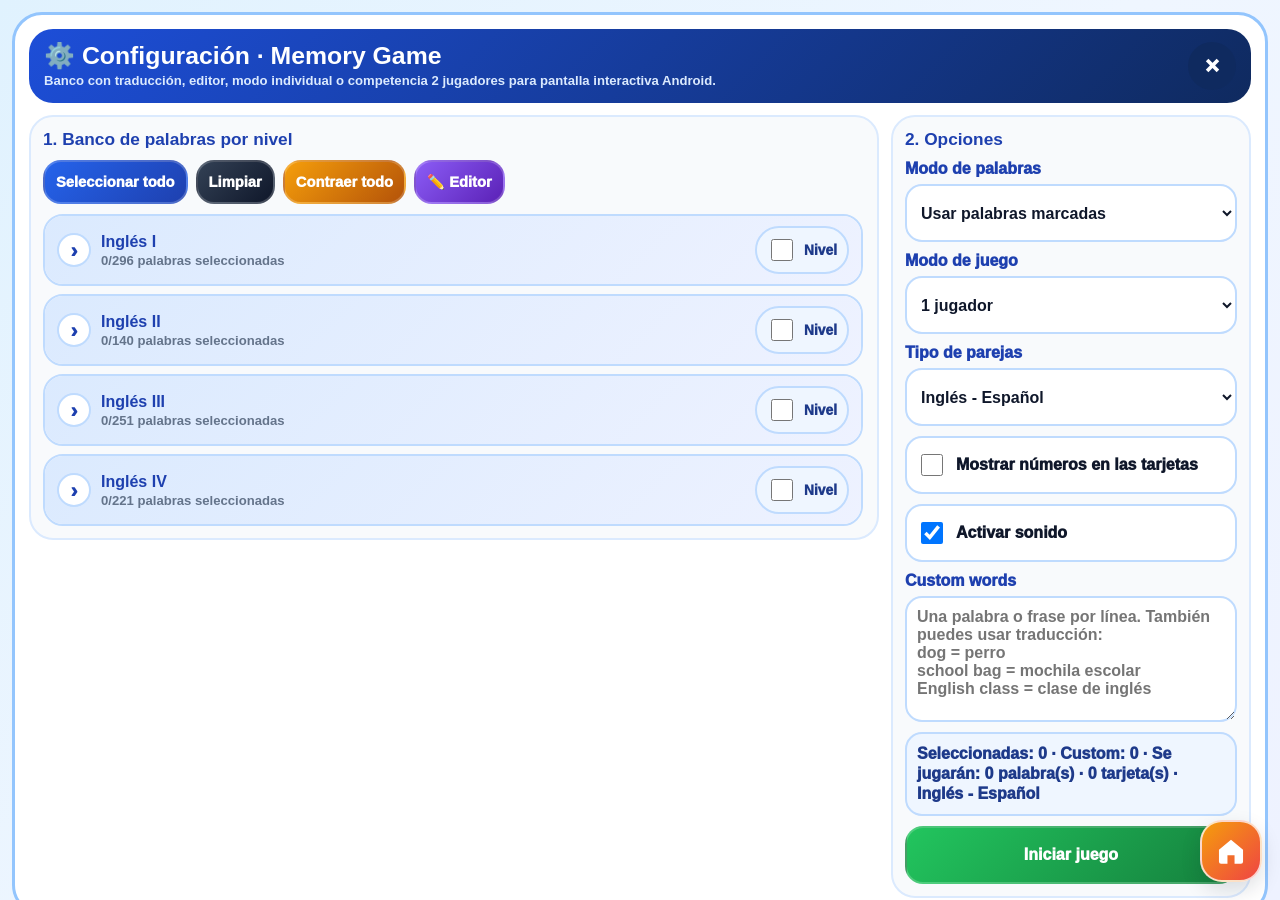
<file: Memory Game.html>
<!DOCTYPE html>
<html lang="es">
<head>
  <meta charset="UTF-8" />
  <meta name="viewport" content="width=device-width, initial-scale=1.0, maximum-scale=1.0, user-scalable=no, viewport-fit=cover" />
  <meta name="theme-color" content="#0f2a5f" />
  <script src="activity-bank-helper.js?v=20260520-syncfix"></script>
  <title>Memory Game</title>
  <style>
    :root{
      --vh:100dvh; --ink:#0b1736; --muted:#61708d; --white:#fff;
      --blue:#2563eb; --blue2:#1d4ed8; --cyan:#06b6d4; --green:#16a34a;
      --orange:#f59e0b; --red:#ef4444; --violet:#7c3aed; --yellow:#facc15;
      --card:#ffffff; --soft:#eff6ff; --line:#bfdbfe; --shadow:0 8px 20px rgba(15,23,42,.13);
      --memory-front-bg:#f8fafc; --memory-front-bg-2:#e2e8f0; --memory-front-ink:#1e293b; --memory-front-line:#64748b; --memory-front-accent:#2563eb;
      --memory-front-bg-p2:#f7fee7; --memory-front-bg-2-p2:#dcfce7; --memory-front-ink-p2:#14532d; --memory-front-line-p2:#64748b; --memory-front-accent-p2:#16a34a;
      --r:24px; --touch:58px;
    }
    *{box-sizing:border-box}
    html,body{width:100%;height:100%;margin:0;overflow:hidden;color:var(--ink);font-family:Arial,"Arial Rounded MT Bold",Helvetica,sans-serif;touch-action:manipulation;-webkit-text-size-adjust:100%}
    body{height:var(--vh);background:#0f2a5f}
    button,input,textarea,select{font:inherit}
    button{border:0;cursor:pointer;touch-action:manipulation;-webkit-tap-highlight-color:transparent;user-select:none}
    .hidden,[hidden]{display:none!important}.app{width:100vw;height:var(--vh);display:grid;grid-template-rows:1fr;overflow:hidden;padding:12px}
    .btn{min-height:var(--touch);border-radius:18px;background:linear-gradient(135deg,#2563eb,#1e40af);color:#fff;font-weight:1000;padding:10px 14px;border:2px solid rgba(255,255,255,.2);transition:transform .12s ease,opacity .12s ease;box-shadow:none}.btn:active,.btn.press{transform:scale(.96)}.btn.small{min-height:44px;padding:7px 11px;font-size:.92rem}.btn.green{background:linear-gradient(135deg,#22c55e,#15803d)}.btn.red{background:linear-gradient(135deg,#ef4444,#b91c1c)}.btn.dark{background:linear-gradient(135deg,#334155,#0f172a)}.btn.yellow{background:linear-gradient(135deg,#f59e0b,#b45309)}.btn.purple{background:linear-gradient(135deg,#8b5cf6,#5b21b6)}.btn.white{background:#fff;color:#1e40af;border-color:#bfdbfe}.btn:disabled{opacity:.5;cursor:not-allowed}
    .menu-fab{position:fixed;left:0;top:50%;transform:translateY(-50%);z-index:45;width:62px;min-height:126px;border-radius:0 24px 24px 0;background:linear-gradient(180deg,#2563eb,#0f2a5f);color:#fff;border:2px solid rgba(255,255,255,.5);border-left:0;font-weight:1000;box-shadow:none}
    .home-fab{position:fixed;right:18px;bottom:18px;z-index:120;width:62px;height:62px;border-radius:22px;background:linear-gradient(135deg,#f59e0b,#ef4444);display:grid;place-items:center;color:#fff;text-decoration:none;border:2px solid rgba(255,255,255,.75);box-shadow:var(--shadow)}.home-fab svg{width:34px;height:34px;fill:currentColor}
    .drawer{position:fixed;z-index:60;left:0;top:0;bottom:0;width:min(430px,94vw);background:#f8fbff;border-right:3px solid #93c5fd;padding:14px;display:flex;flex-direction:column;gap:10px;overflow:auto;transform:translateX(-106%);transition:transform .22s ease;box-shadow:none}.drawer.open{transform:translateX(0)}
    .drawer-head{display:flex;align-items:center;justify-content:space-between;gap:10px;border-bottom:2px dashed #bfdbfe;padding-bottom:10px}.drawer h2{margin:0;color:#1e40af;font-size:1.45rem}.close-btn{width:48px;height:48px;border-radius:999px;background:#0f2a5f;color:white;font-size:1.5rem;font-weight:1000}.drawer-grid{display:grid;grid-template-columns:1fr 1fr;gap:8px}.drawer-info,.notice{border:2px solid #bfdbfe;border-radius:18px;background:#eff6ff;color:#1e3a8a;padding:10px;font-weight:900;line-height:1.3}
    .arena-root{height:100%;min-height:0;display:grid;grid-template-rows:auto minmax(0,1fr);gap:10px;border:2px solid rgba(255,255,255,.42);border-radius:30px;background:linear-gradient(135deg,rgba(14,165,233,.34),rgba(124,58,237,.28) 48%,rgba(245,158,11,.22));padding:12px;overflow:hidden}.game-top{display:grid;grid-template-columns:1fr auto;gap:12px;align-items:center;padding:12px 14px;border-radius:24px;background:linear-gradient(135deg,#0f3e99,#075985 56%,#7c2d12);border:2px solid rgba(255,255,255,.55)}.brand h1{margin:0;color:#fff;font-size:clamp(1.5rem,2.65vmin,3.2rem);line-height:1}.brand p{margin:4px 0 0;font-size:clamp(.88rem,1.3vmin,1.25rem);font-weight:900;color:#dff6ff}.hud{display:flex;gap:8px;flex-wrap:wrap;justify-content:flex-end}.pill{min-height:42px;display:inline-flex;align-items:center;justify-content:center;padding:8px 13px;border-radius:999px;background:#fff;color:#0f3e99;border:2px solid rgba(14,165,233,.45);font-weight:1000;white-space:nowrap;font-size:clamp(.82rem,1.22vmin,1.08rem)}
    .empty-state{height:100%;display:grid;place-items:center;text-align:center;color:#fff;padding:30px;border-radius:28px;background:linear-gradient(135deg,rgba(29,78,216,.88),rgba(8,145,178,.75),rgba(124,58,237,.74));border:2px solid rgba(255,255,255,.55)}.empty-state h1{font-size:clamp(2rem,4vmin,4.5rem);line-height:.98;margin:0 0 10px}.empty-state p{font-size:clamp(1rem,1.8vmin,1.7rem);font-weight:900;max-width:980px;margin:0 auto;color:#f8fafc}
    .players{min-height:0;min-width:0;display:grid;gap:12px;overflow:hidden}.players.one{grid-template-columns:minmax(0,1fr)}.players.two{grid-template-columns:minmax(0,1fr) minmax(0,1fr);gap:10px}.player-card{min-height:0;min-width:0;background:#ffffff;border:3px solid rgba(255,255,255,.95);border-radius:28px;padding:12px;display:grid;grid-template-rows:auto minmax(0,1fr) auto;gap:10px;overflow:hidden;position:relative;box-shadow:none}.player-card.p1{outline:3px solid rgba(37,99,235,.8)}.player-card.p2{outline:3px solid rgba(22,163,74,.78)}.player-head{display:grid;grid-template-columns:minmax(0,1fr) auto;gap:10px;align-items:center;padding:10px 12px;border-radius:20px;background:linear-gradient(135deg,#1d4ed8,#0891b2);border:2px solid rgba(255,255,255,.48);color:#fff}.p2 .player-head{background:linear-gradient(135deg,#15803d,#0d9488)}.player-head h2{margin:0;font-size:clamp(1.2rem,2vmin,2rem)}.player-head small{display:block;margin-top:2px;color:#e0f2fe;font-weight:900;font-size:clamp(.8rem,1.15vmin,1.05rem);max-width:60ch;overflow:hidden;text-overflow:ellipsis;white-space:nowrap}.game-host{min-height:0;overflow:hidden;border-radius:24px;background:#dbeafe;border:3px solid rgba(37,99,235,.72);padding:10px;display:grid;grid-template-rows:minmax(0,1fr);align-content:stretch;justify-items:stretch;text-align:center;gap:10px;position:relative}.round-message{display:none;align-items:center;justify-content:space-between;gap:10px;padding:10px 12px;border-radius:20px;background:#f59e0b;border:2px solid #b45309;color:#451a03;font-weight:1000}.round-message.show{display:flex}.final-card{position:absolute;inset:12px;z-index:25;display:grid;place-items:center;text-align:center;border-radius:26px;background:linear-gradient(135deg,rgba(15,42,95,.95),rgba(37,99,235,.9),rgba(245,158,11,.86));color:#fff;border:2px solid rgba(255,255,255,.65);padding:24px}.final-card h2{font-size:clamp(2rem,5vmin,5.4rem);margin:0 0 8px}.final-card p{font-size:clamp(1rem,1.8vmin,1.7rem);font-weight:900;margin:0 0 18px;color:#f8fafc}.final-actions{display:flex;gap:10px;flex-wrap:wrap;justify-content:center}
    .setup-overlay{position:fixed;z-index:80;inset:0;background:linear-gradient(135deg,#e0f2fe,#eff6ff 52%,#eef2ff);display:none;overflow:auto;-webkit-overflow-scrolling:touch;padding:12px;overscroll-behavior:contain}.setup-overlay.show{display:grid;place-items:start center}.setup-card{width:min(1660px,calc(100vw - 24px));min-height:calc(var(--vh) - 24px);background:#fff;border:3px solid #93c5fd;border-radius:30px;padding:14px;display:grid;grid-template-rows:auto minmax(0,1fr);gap:12px;box-shadow:none}.setup-top{display:flex;align-items:center;justify-content:space-between;gap:12px;padding:13px 15px;border-radius:24px;background:linear-gradient(135deg,#1d4ed8,#0f2a5f);color:#fff}.setup-top h1{margin:0;font-size:clamp(1.55rem,2.75vmin,3rem);line-height:1}.setup-top p{margin:4px 0 0;color:#dbeafe;font-weight:900;font-size:clamp(.82rem,1.15vmin,1.1rem)}.setup-grid{min-height:0;display:grid;grid-template-columns:minmax(0,1.45fr) minmax(360px,.55fr);gap:12px;align-items:start}.setup-panel{min-height:0;background:#f8fafc;border:2px solid #dbeafe;border-radius:24px;padding:12px;display:grid;gap:10px;align-content:start;overflow:hidden}.setup-panel h3{margin:0;color:#1e40af;font-size:clamp(1.08rem,1.55vmin,1.45rem)}.action-row{display:flex;gap:8px;flex-wrap:wrap}.level-list{min-height:0;overflow:auto;display:grid;gap:8px;padding-right:2px}.level-card,.category-card{border:2px solid #bfdbfe;border-radius:20px;background:#fff;overflow:hidden}.level-head,.cat-head{width:100%;min-height:62px;display:grid;grid-template-columns:auto 1fr auto;gap:10px;align-items:center;text-align:left;padding:10px 12px;background:linear-gradient(135deg,#dbeafe,#eef2ff);color:#1e40af;font-weight:1000}.cat-head{background:#fff;color:#0f172a;border-bottom:1px solid #dbeafe}.arrow{width:34px;height:34px;border-radius:999px;display:grid;place-items:center;background:#fff;border:2px solid #bfdbfe;font-size:1.25rem}.level-card.open>.level-head .arrow,.category-card.open>.cat-head .arrow{transform:rotate(90deg)}.level-title,.cat-title{display:grid;gap:2px;min-width:0}.level-title strong,.cat-title strong{font-size:clamp(1rem,1.35vmin,1.28rem);overflow:hidden;text-overflow:ellipsis;white-space:nowrap}.level-title small,.cat-title small{font-size:.82rem;color:#64748b;font-weight:900}.select-box{display:flex;align-items:center;gap:8px;font-size:.86rem;color:#1e3a8a;background:#eff6ff;border:2px solid #bfdbfe;border-radius:999px;padding:8px 10px;white-space:nowrap}.select-box input,.word-chip input{width:22px;height:22px}.cat-list{display:grid;gap:8px;padding:8px;background:#f8fafc}.word-panel{padding:8px;background:#fff;display:grid;gap:8px}.word-grid-list{display:grid;grid-template-columns:repeat(auto-fill,minmax(150px,1fr));gap:7px}.word-chip{min-height:47px;display:flex;align-items:center;gap:8px;border:2px solid #dbeafe;background:#f8fafc;border-radius:999px;padding:8px 10px;font-weight:1000;color:#0f172a;overflow:hidden}.word-chip span{overflow:hidden;text-overflow:ellipsis;white-space:nowrap}.word-chip.on{background:#dcfce7;border-color:#86efac;color:#166534}.word-chip small{display:none!important}.config-grid{display:grid;gap:10px;align-content:start}.field{display:grid;gap:6px;color:#1e40af;font-weight:1000}.field input,.field select,.field textarea,.editor-textarea{width:100%;min-height:var(--touch);border:2px solid #bfdbfe;border-radius:17px;background:#fff;color:#0f172a;padding:10px;font-weight:900;outline:0}.field textarea{min-height:126px;resize:vertical}.check{display:flex;align-items:center;gap:10px;min-height:var(--touch);padding:10px;border:2px solid #bfdbfe;border-radius:17px;background:#fff;color:#0f172a;font-weight:1000}.check input{width:22px;height:22px}.summary{border:2px solid #bfdbfe;border-radius:17px;background:#eff6ff;color:#1e3a8a;padding:10px;font-weight:1000;line-height:1.25}.status{border:2px solid #fde68a;background:#fef9c3;color:#713f12;border-radius:16px;padding:9px;font-weight:1000;min-height:42px}.status:empty{display:none}.editor-panel{display:none;border:2px solid #ddd6fe;background:#faf5ff;border-radius:22px;padding:10px;gap:10px}.editor-panel.show{display:grid}.editor-grid{display:grid;grid-template-columns:repeat(2,minmax(0,1fr));gap:10px}.editor-card{background:#fff;border:2px solid #ddd6fe;border-radius:18px;padding:10px;display:grid;gap:8px}.editor-card h4{margin:0;color:#5b21b6}.editor-textarea{min-height:210px;font-family:Consolas,Monaco,monospace;font-size:.9rem;line-height:1.35;resize:vertical;text-align:left;white-space:pre;overflow:auto}
    .ws-wrap{width:100%;height:100%;min-height:0;display:grid;grid-template-columns:minmax(0,1fr);grid-template-rows:minmax(0,1fr) auto;gap:8px;align-items:stretch;overflow:hidden}.ws-wrap.side-beside{grid-template-columns:minmax(0,1fr) minmax(120px,var(--ws-side-w,220px));grid-template-rows:minmax(0,1fr)}.players.two .ws-wrap{grid-template-columns:minmax(0,1fr);grid-template-rows:minmax(0,1fr) auto}.players.two .ws-wrap.side-beside{grid-template-columns:minmax(0,1fr) minmax(100px,var(--ws-side-w,170px));grid-template-rows:minmax(0,1fr)}.ws-grid{--grid-count:14;--ws-grid-px:min(100%,100%);width:var(--ws-grid-px);height:var(--ws-grid-px);max-width:100%;max-height:100%;aspect-ratio:1/1;justify-self:center;align-self:center;display:grid;grid-template-columns:repeat(var(--grid-count),1fr);grid-template-rows:repeat(var(--grid-count),1fr);gap:clamp(1px,.22vmin,4px);padding:clamp(2px,.45vmin,7px);border-radius:clamp(14px,2.5vmin,28px);background:rgba(255,255,255,.9);border:3px solid #93c5fd;box-shadow:inset 0 -5px 0 rgba(37,99,235,.06);touch-action:none;user-select:none;-webkit-user-select:none;-webkit-touch-callout:none;align-self:center;justify-self:center}.ws-cell{min-width:0;min-height:0;width:100%;height:100%;border:clamp(1px,.2vmin,3px) solid #bfdbfe;border-radius:clamp(5px,.8vmin,14px);background:#fff;color:#0f172a;display:flex;align-items:center;justify-content:center;font-weight:1000;font-size:clamp(.38rem,calc(var(--ws-grid-px,520px)/var(--grid-count)*.58),2.45rem);line-height:1;padding:0;transition:transform .08s ease,background .12s ease,border-color .12s ease,color .12s ease;box-shadow:inset 0 -3px 0 rgba(15,23,42,.05);touch-action:none}.ws-cell.selected{background:#facc15;border-color:#eab308;color:#111827;transform:scale(1.04)}.ws-cell.found{background:#16a34a;border-color:#86efac;color:#fff}.ws-cell.answer{background:#fb7185;border-color:#e11d48;color:#fff}.ws-cell.bad-flash{animation:wsBad .26s ease both}.ws-cell.good-burst{animation:wsGood .72s ease both;z-index:3}.ws-side{min-height:0;display:grid;grid-template-rows:minmax(0,1fr);gap:8px;overflow:hidden}.ws-word-list{min-height:0;overflow:auto;display:grid;align-content:start;gap:6px;padding:7px;border-radius:18px;background:#eff6ff;border:2px solid #bfdbfe}.ws-word{display:grid;grid-template-columns:1fr auto;gap:8px;align-items:center;min-height:38px;padding:7px 9px;border-radius:14px;background:#fff;border:1px solid #dbeafe;color:#0f172a;font-weight:1000;text-align:left}.ws-word small{color:#64748b;font-weight:900;text-align:right}.ws-word.found{background:#dcfce7;border-color:#86efac;color:#166534;text-decoration:line-through}.players.two .ws-word-list{grid-template-columns:repeat(auto-fill,minmax(130px,1fr));max-height:96px}.players.two .ws-wrap.side-beside .ws-word-list{grid-template-columns:1fr;max-height:none}.players.two .ws-side{grid-template-rows:minmax(0,1fr)}.ws-toast{position:absolute;left:50%;top:50%;z-index:35;transform:translate(-50%,-50%);pointer-events:none;width:min(460px,calc(100% - 32px));border-radius:28px;padding:18px;border:3px solid rgba(255,255,255,.82);background:linear-gradient(135deg,rgba(22,163,74,.98),rgba(37,99,235,.96));color:#fff;box-shadow:0 24px 55px rgba(15,23,42,.28),inset 0 -5px 0 rgba(15,23,42,.12);animation:wsToast 1.15s ease forwards;text-align:center}.ws-toast.bad{background:linear-gradient(135deg,#ef4444,#f97316)}.ws-toast b{display:block;font-size:clamp(1.6rem,4.5vmin,3.5rem);line-height:1;text-shadow:0 3px 0 rgba(15,23,42,.18);overflow-wrap:anywhere}.ws-toast span{display:block;font-weight:1000;margin-bottom:6px}.pop{animation:pop .18s ease-out both}.shake{animation:shake .24s ease both}.banner-pop{animation:pop .18s ease-out both}@keyframes pop{0%{transform:scale(.93);opacity:.7}100%{transform:scale(1);opacity:1}}@keyframes shake{0%,100%{transform:translateX(0)}25%{transform:translateX(-6px)}50%{transform:translateX(6px)}75%{transform:translateX(-3px)}}@keyframes wsBad{0%,100%{transform:translateX(0)}25%{transform:translateX(-4px)}50%{transform:translateX(4px)}75%{transform:translateX(-2px)}}@keyframes wsGood{0%{transform:scale(1)}30%{transform:scale(1.18) rotate(-2deg);filter:brightness(1.14);box-shadow:0 0 0 5px rgba(250,204,21,.45), inset 0 -4px 0 rgba(15,23,42,.12)}60%{transform:scale(.96) rotate(1deg)}100%{transform:scale(1)}}@keyframes wsToast{0%{opacity:0;transform:translate(-50%,-44%) scale(.62) rotate(-4deg)}20%{opacity:1;transform:translate(-50%,-52%) scale(1.06) rotate(1deg)}70%{opacity:1;transform:translate(-50%,-50%) scale(1)}100%{opacity:0;transform:translate(-50%,-58%) scale(.94)}}@media (prefers-reduced-motion:reduce){*{animation:none!important;transition:none!important}}
    @media (max-width:1180px){.app{padding:8px}.setup-grid{grid-template-columns:1fr}.setup-card{height:auto;overflow:visible}.setup-panel{overflow:visible}.level-list{max-height:none}.players.two{grid-template-columns:1fr}.player-card{min-height:520px}.editor-grid{grid-template-columns:1fr}.ws-wrap{grid-template-columns:1fr}.ws-side{grid-template-rows:auto auto}.ws-word-list{grid-template-columns:repeat(auto-fill,minmax(150px,1fr));max-height:150px}}
    @media (max-height:680px){:root{--touch:48px}.app{padding:8px}.arena-root{padding:8px;border-radius:22px}.game-top{padding:8px 10px}.brand p,.setup-top p{display:none}.player-card{padding:8px;border-radius:20px}.player-head{padding:7px 9px}.drawer{width:min(360px,94vw)}.level-head,.cat-head{min-height:50px;padding:7px 9px}.word-chip{min-height:42px}.setup-card{border-radius:20px;padding:8px}}
    @media (orientation:landscape) and (max-height:760px){.players.two .player-card{min-height:0}.players.two .ws-wrap.side-beside{grid-template-columns:minmax(0,1fr) minmax(100px,160px);grid-template-rows:minmax(0,1fr)}.players.two .ws-wrap.side-beside .ws-word-list{grid-template-columns:1fr;max-height:none}}

    /* =========================================================
       MEMORY GAME — giro extraído del archivo de referencia + texto optimizado
       ========================================================= */
    .memory-wrap{width:100%;height:100%;min-width:0;min-height:0;display:grid;place-items:center;overflow:hidden;padding:clamp(2px,.45vmin,6px)}
    .memory-grid{width:100%;height:100%;min-width:0;min-height:0;display:grid;gap:clamp(5px,.9vmin,12px);align-content:center;justify-content:center;padding:clamp(6px,1.1vmin,14px);border-radius:clamp(16px,2.4vmin,28px);background:rgba(255,255,255,.88);border:3px solid #93c5fd;box-shadow:inset 0 -5px 0 rgba(37,99,235,.06);touch-action:none;user-select:none;-webkit-user-select:none;-webkit-touch-callout:none;overflow:hidden;perspective:900px;-webkit-perspective:900px;contain:layout paint size}
    .memory-card{position:relative;width:100%;height:100%;min-width:0;min-height:0;border:0;border-radius:clamp(12px,1.9vmin,22px);background:transparent;padding:0;cursor:pointer;touch-action:none;-webkit-tap-highlight-color:transparent;animation:memIn .2s ease both;will-change:auto;perspective:700px;-webkit-perspective:700px;transform:translateZ(0);isolation:isolate}
    .memory-card .card-inner{position:absolute;inset:1px;border-radius:inherit;transform:rotateY(0deg);-webkit-transform:rotateY(0deg);transform-style:preserve-3d;-webkit-transform-style:preserve-3d;transition:transform .46s cubic-bezier(.22,.8,.18,1);will-change:auto;transform-origin:center center}
    .memory-card.flipped .card-inner,.memory-card.matched .card-inner{transform:rotateY(180deg);-webkit-transform:rotateY(180deg)}
    .memory-card.flipped,.memory-card.matched{z-index:5}
    .memory-card.tap-soft{animation:memTap .16s ease-out both} /* No se usa durante el flip: animar transform en el botón mientras rota el hijo provoca destello de texto en WebKit/Android. */
    .memory-card.matched{pointer-events:none}
    .memory-card.removed{visibility:hidden}
    .card-face{position:absolute;inset:0;display:flex;align-items:center;justify-content:center;text-align:center;border-radius:inherit;backface-visibility:hidden;-webkit-backface-visibility:hidden;overflow:hidden;overflow-wrap:anywhere;word-break:normal;hyphens:auto;padding:clamp(1px,.34vmin,6px);font-weight:1000;line-height:1.08;box-shadow:0 3px 8px rgba(15,23,42,.10),inset 0 -2px 0 rgba(15,23,42,.045);transform-style:flat;-webkit-transform-style:flat;-webkit-font-smoothing:antialiased;text-rendering:geometricPrecision;contain:paint}

    .card-text{position:relative;z-index:2;display:flex;align-items:center;justify-content:center;width:100%;height:100%;max-width:100%;max-height:100%;min-width:0;min-height:0;line-height:1.08;text-align:center;overflow:hidden;overflow-wrap:normal;word-break:normal;hyphens:none;white-space:normal;backface-visibility:hidden;-webkit-backface-visibility:hidden;transform:none!important;-webkit-transform:none!important;will-change:auto;pointer-events:none}
    .card-label{display:block;width:100%;max-width:100%;min-width:0;line-height:inherit;text-align:center;white-space:normal;overflow-wrap:normal;word-break:normal;hyphens:none;letter-spacing:-.01em}
    .card-front{transform:rotateY(0deg);-webkit-transform:rotateY(0deg);background:linear-gradient(145deg,var(--memory-front-bg),var(--memory-front-bg-2));color:var(--memory-front-ink);border:2px solid var(--memory-front-line);font-size:clamp(.78rem,2.25vmin,2.85rem);font-family:Arial,Helvetica,sans-serif;font-weight:900;letter-spacing:-.035em;text-shadow:none;box-shadow:0 3px 7px rgba(15,23,42,.10),inset 0 0 0 1px rgba(255,255,255,.70),inset 0 -1px 0 rgba(15,23,42,.05)}
    .card-front::after{content:none!important;display:none!important}
    .card-back{transform:rotateY(180deg);-webkit-transform:rotateY(180deg);background:linear-gradient(135deg,#fff,#eff6ff);color:#0f172a;border:3px solid #bfdbfe;font-size:clamp(.72rem,1.7vmin,1.5rem);text-transform:none}
    .card-back.spanish{background:linear-gradient(135deg,#fff7ed,#fff);border-color:#fdba74}
    /* Jugador 2: frente sobrio y diferenciado sin línea decorativa.
       Borde medio para que no se confunda con el fondo, pero sin ruido visual. */
    .player-card.p2 .card-front{background:linear-gradient(145deg,var(--memory-front-bg-p2),var(--memory-front-bg-2-p2))!important;border-color:var(--memory-front-line-p2)!important;color:var(--memory-front-ink-p2)!important}
    .player-card.p2 .card-front::after{content:none!important;display:none!important}
    .memory-card.wrong{filter:saturate(1.12);animation:memWrongCard .34s ease both}
    .memory-card.wrong .card-back{border-color:#ef4444!important;background:linear-gradient(135deg,#fee2e2,#fff7ed)!important;color:#7f1d1d!important;box-shadow:0 0 0 2px rgba(239,68,68,.20),inset 0 -2px 0 rgba(127,29,29,.08)!important}
    .memory-card.wrong::after{content:"";position:absolute;inset:-3px;border-radius:inherit;border:3px solid rgba(239,68,68,.92);box-shadow:0 0 0 2px rgba(239,68,68,.12);pointer-events:none;animation:memWrongRing .44s ease both;z-index:9}
    .memory-card.match-pop{animation:memMatchCard .46s ease both}
    .memory-grid.wrong-pulse{background:linear-gradient(135deg,rgba(254,226,226,.98),rgba(255,247,237,.98));border-color:#ef4444;animation:memBoardWrong .38s ease both}
    .memory-wrong-x{position:absolute;left:50%;top:50%;z-index:10;width:min(44px,46%);height:min(44px,46%);transform:translate(-50%,-50%) scale(.72);pointer-events:none;animation:memWrongX .62s ease-out forwards}
    .memory-wrong-x::before,.memory-wrong-x::after{content:"";position:absolute;left:50%;top:50%;width:100%;height:clamp(5px,1.1vmin,10px);border-radius:999px;background:#ef4444;box-shadow:0 2px 0 rgba(127,29,29,.22)}
    .memory-wrong-x::before{transform:translate(-50%,-50%) rotate(45deg)}
    .memory-wrong-x::after{transform:translate(-50%,-50%) rotate(-45deg)}

    .memory-toast{position:absolute;left:50%;top:50%;z-index:35;transform:translate(-50%,-50%);pointer-events:none;width:min(460px,calc(100% - 32px));border-radius:28px;padding:18px;border:3px solid rgba(255,255,255,.82);background:linear-gradient(135deg,rgba(22,163,74,.98),rgba(37,99,235,.96));color:#fff;box-shadow:0 10px 24px rgba(15,23,42,.20),inset 0 -3px 0 rgba(15,23,42,.10);animation:memToast 1.15s ease forwards;text-align:center}
    .memory-toast.bad{background:linear-gradient(135deg,#ef4444,#f97316)}
    .memory-toast b{display:block;font-size:clamp(1.4rem,4.2vmin,3.2rem);line-height:1;text-shadow:0 3px 0 rgba(15,23,42,.18);overflow-wrap:anywhere}
    .memory-toast span{display:block;font-weight:1000;margin-bottom:6px}
    .mem-word-list{position:absolute;right:10px;bottom:10px;z-index:4;display:flex;gap:6px;flex-wrap:wrap;max-width:calc(100% - 20px);max-height:78px;overflow:auto;padding:6px;border-radius:16px;background:rgba(239,246,255,.86);border:2px solid #bfdbfe}
    .mem-word{border-radius:999px;background:#fff;border:1px solid #dbeafe;color:#0f172a;font-size:clamp(.68rem,1.1vmin,.86rem);font-weight:1000;padding:5px 8px;white-space:nowrap}.mem-word.found{background:#dcfce7;border-color:#86efac;color:#166534;text-decoration:line-through}

    /* MODO LIMPIO: solo contenedores de tarjetas.
       Se controla desde VIEW_OPTIONS en la fuente JS. */
    .arena-root.hide-game-title{grid-template-rows:minmax(0,1fr);gap:0}
    .arena-root.hide-game-title>.game-top{display:none!important}
    .arena-root.hide-player-bars .player-card{grid-template-rows:minmax(0,1fr) auto;gap:6px;padding:8px}
    .arena-root.hide-player-bars .player-head{display:none!important}
    .arena-root.hide-player-bars .game-host{border-width:3px;padding:8px}
    .arena-root.hide-player-bars .players{height:100%;gap:8px}
    .arena-root.hide-player-bars .round-message{min-height:44px}
    .arena-root.hide-player-bars .memory-wrap{padding:2px}
    .arena-root.hide-player-bars .memory-grid{border-width:2px}

    @keyframes memIn{from{opacity:0;transform:scale(.9)}to{opacity:1;transform:scale(1)}}
    @keyframes memTap{0%{transform:scale(1)}48%{transform:scale(.965)}100%{transform:scale(1)}}
    @keyframes memWrongCard{0%,100%{transform:translateX(0)}18%{transform:translateX(-8px) rotateZ(-.8deg)}36%{transform:translateX(8px) rotateZ(.8deg)}58%{transform:translateX(-5px)}78%{transform:translateX(4px)}}
    @keyframes memMatchCard{0%{transform:scale(1)}40%{transform:scale(1.045)}100%{transform:scale(1)}}
    @keyframes memWrongX{0%{opacity:0;transform:translate(-50%,-50%) scale(.45) rotate(-8deg)}28%{opacity:1;transform:translate(-50%,-50%) scale(1.08) rotate(3deg)}78%{opacity:1;transform:translate(-50%,-50%) scale(1)}100%{opacity:0;transform:translate(-50%,-50%) scale(.82)}}
    @keyframes memWrongRing{0%,100%{opacity:0;transform:scale(.98)}25%,75%{opacity:1;transform:scale(1.02)}}
    @keyframes memBoardWrong{0%,100%{box-shadow:inset 0 -5px 0 rgba(37,99,235,.06)}35%{box-shadow:0 0 0 2px rgba(239,68,68,.16), inset 0 -3px 0 rgba(239,68,68,.08)}}
    @keyframes memToast{0%{opacity:0;transform:translate(-50%,-44%) scale(.62) rotate(-4deg)}20%{opacity:1;transform:translate(-50%,-52%) scale(1.06) rotate(1deg)}70%{opacity:1;transform:translate(-50%,-50%) scale(1)}100%{opacity:0;transform:translate(-50%,-58%) scale(.94)}}


    /* =========================================================
       AJUSTE CONFIGURACIÓN CELULAR — NIVEL/CATEGORÍA EN LA MISMA FILA
       Solo CSS responsive. No modifica el motor, ni animaciones, ni lógica.
       ========================================================= */
    @media (max-width:760px){
      :root{--touch:48px;--r:18px}

      .app{
        height:var(--vh);
        padding:0;
        overflow:hidden;
      }

      .setup-overlay{
        padding:8px;
      }

      .setup-card{
        width:100%;
        min-height:calc(var(--vh) - 16px);
        display:block;
        padding:8px;
        border-radius:20px;
        overflow:visible;
      }

      .setup-top{
        padding:10px;
        border-radius:18px;
        gap:8px;
      }

      .setup-top h1{
        font-size:1.16rem;
        line-height:1.08;
      }

      .setup-top p{
        display:none;
      }

      .close-btn{
        width:42px;
        height:42px;
        flex:0 0 auto;
      }

      .setup-grid{
        display:block;
      }

      .setup-panel{
        padding:8px;
        border-radius:18px;
        overflow:visible;
        margin-top:8px;
      }

      .setup-panel h3{
        font-size:1rem;
      }

      .action-row{
        gap:6px;
      }

      .action-row .btn.small{
        flex:1 1 calc(50% - 6px);
        min-height:40px;
        padding:6px 8px;
        font-size:.82rem;
      }

      .level-card,
      .category-card{
        border-radius:16px;
      }

      .level-head,
      .cat-head{
        min-height:46px;
        grid-template-columns:26px minmax(0,1fr) auto;
        gap:6px;
        padding:7px 7px;
      }

      .arrow{
        width:26px;
        height:26px;
        font-size:1rem;
      }

      .level-title,
      .cat-title{
        min-width:0;
      }

      .level-title strong,
      .cat-title strong{
        font-size:.92rem;
        line-height:1.05;
      }

      .level-title small,
      .cat-title small{
        font-size:.68rem;
        line-height:1.05;
      }

      .level-head .select-box,
      .cat-head .select-box{
        grid-column:auto;
        justify-self:end;
        align-self:center;
        min-height:32px;
        max-width:92px;
        gap:4px;
        padding:4px 7px;
        font-size:.74rem;
        line-height:1;
        border-radius:999px;
      }

      .level-head .select-box input,
      .cat-head .select-box input{
        width:18px;
        height:18px;
        flex:0 0 auto;
      }

      .cat-list,
      .word-panel{
        padding:6px;
      }

      .word-grid-list{
        grid-template-columns:repeat(2,minmax(0,1fr));
        gap:6px;
      }

      .word-chip{
        min-height:38px;
        padding:6px 8px;
        font-size:.84rem;
      }

      .word-chip input,
      .check input{
        width:20px;
        height:20px;
      }

      .field{
        font-size:.92rem;
      }

      .field input,
      .field select,
      .field textarea,
      .editor-textarea{
        min-height:44px;
        border-radius:14px;
        padding:8px;
      }

      .field textarea{
        min-height:92px;
      }

      .check{
        min-height:44px;
        padding:8px;
        font-size:.9rem;
        border-radius:14px;
      }

      .summary,
      .status,
      .notice{
        padding:8px;
        border-radius:14px;
        font-size:.88rem;
      }

      .editor-grid{
        grid-template-columns:1fr;
      }

      .editor-textarea{
        min-height:150px;
        font-size:.8rem;
      }

      .menu-fab{
        width:46px;
        min-height:60px;
        top:max(10px,env(safe-area-inset-top));
        transform:none;
        border-radius:0 16px 16px 0;
        font-size:.78rem;
        line-height:1.05;
      }

      .home-fab{
        width:50px;
        height:50px;
        right:max(10px,env(safe-area-inset-right));
        bottom:max(10px,env(safe-area-inset-bottom));
        border-radius:18px;
        box-shadow:none;
      }

      .home-fab svg{
        width:28px;
        height:28px;
      }

      .drawer{
        width:min(340px,92vw);
        padding:10px;
      }

      .drawer h2{
        font-size:1.15rem;
      }

      .drawer-grid{
        grid-template-columns:1fr;
      }
    }

    @media (max-width:380px){
      .level-head,
      .cat-head{
        grid-template-columns:24px minmax(0,1fr) auto;
        gap:5px;
        padding:6px;
      }

      .arrow{
        width:24px;
        height:24px;
      }

      .level-title strong,
      .cat-title strong{
        font-size:.86rem;
      }

      .level-title small,
      .cat-title small{
        font-size:.62rem;
      }

      .level-head .select-box,
      .cat-head .select-box{
        max-width:82px;
        min-height:30px;
        padding:4px 6px;
        font-size:.68rem;
      }

      .level-head .select-box input,
      .cat-head .select-box input{
        width:17px;
        height:17px;
      }

      .word-grid-list{
        grid-template-columns:1fr;
      }
    }

  </style>
</head>
<body>
  <button class="menu-fab" id="menuBtn" type="button" aria-label="Abrir menú">☰<br>Menú</button>
  <a class="home-fab" id="homeBtn" href="index.html" aria-label="Volver al inicio"><svg viewBox="0 0 24 24" aria-hidden="true"><path d="M3.5 11.2 12 4l8.5 7.2v8.3a1.5 1.5 0 0 1-1.5 1.5h-4.5v-6h-5v6H5a1.5 1.5 0 0 1-1.5-1.5z"/></svg></a>
  <aside class="drawer" id="drawer" aria-hidden="true">
    <div class="drawer-head"><h2 id="drawerTitle">🧠 Memory Game</h2><button class="close-btn" id="drawerClose" type="button">×</button></div>
    <div class="drawer-info" id="drawerProgress">Sin juego activo</div>
    <div class="drawer-info" id="drawerLives">Tiempo: —</div>
    <div class="drawer-info" id="drawerScore">Puntaje: —</div>
    <div class="drawer-grid">
      <button class="btn green" id="openConfigBtn" type="button">Configurar</button>
      <button class="btn" id="restartBtn" type="button">Reiniciar</button>
      <button class="btn dark" id="clearSelectionBtn" type="button">Ocultar cartas</button>
      <button class="btn red" id="revealBtn" type="button">Revelar</button>
      <button class="btn" id="fullscreenBtn" type="button">Pantalla completa</button>
      <button class="btn dark" id="soundBtn" type="button">Sonido: ON</button>
    </div>
    <div class="notice">Memory Game reconstruido: banco con traducción compatible con GitHub. Soporta multitouch real para 2 jugadores.</div>
  </aside>

  <main class="app">
    <section class="arena-root" id="arenaRoot"></section>
  </main>

  <section class="setup-overlay show" id="setupOverlay" aria-hidden="false">
    <div class="setup-card">
      <div class="setup-top">
        <div><h1 id="setupTitle">⚙️ Configuración · Memory Game</h1><p>Banco con traducción, editor, modo individual o competencia 2 jugadores para pantalla interactiva Android.</p></div>
        <button class="close-btn" id="closeSetupBtn" type="button">×</button>
      </div>
      <div class="setup-grid">
        <section class="setup-panel">
          <h3>1. Banco de palabras por nivel</h3>
          <div class="action-row">
            <button class="btn small" id="selectAllBtn" type="button">Seleccionar todo</button>
            <button class="btn small dark" id="clearAllBtn" type="button">Limpiar</button>
            <button class="btn small yellow" id="collapseBtn" type="button">Contraer todo</button>
            <button class="btn small purple" id="editModeBtn" type="button">✏️ Editor</button>
          </div>
          <div class="editor-panel" id="editorPanel">
            <div class="notice">Formato: <b>Categoría: Pets</b> y debajo <b>dog = perro</b>. En categorías se muestra solo inglés; en el editor se conserva inglés = español.</div>
            <div class="editor-grid" id="editorGrid"></div>
            <div class="action-row"><button class="btn green" id="downloadWordBankBtn" type="button">Descargar WordBank completo</button></div>
          </div>
          <div class="level-list" id="levelList"></div>
        </section>
        <aside class="setup-panel">
          <h3>2. Opciones</h3>
          <div class="config-grid">
            <label class="field">Modo de palabras
              <select id="wordMode"><option value="manual">Usar palabras marcadas</option><option value="random5">Generar al azar 5 palabras</option><option value="random10">Generar al azar 10 palabras</option><option value="random15">Generar al azar 15 palabras</option><option value="random20">Generar al azar 20 palabras</option></select>
            </label>
            <label class="field">Modo de juego
              <select id="playerMode"><option value="1">1 jugador</option><option value="2">2 jugadores</option></select>
            </label>
            <label class="field">Tipo de parejas
              <select id="pairMode"><option value="translation" selected>Inglés - Español</option><option value="english">Inglés - Inglés</option></select>
            </label>
            <label class="check"><input type="checkbox" id="showNumbers"> Mostrar números en las tarjetas</label>
            <label class="check"><input type="checkbox" id="soundEnabled" checked> Activar sonido</label>
            <label class="field">Custom words
              <textarea id="customWords" placeholder="Una palabra o frase por línea. También puedes usar traducción:&#10;dog = perro&#10;school bag = mochila escolar&#10;English class = clase de inglés"></textarea>
            </label>
            <div class="summary" id="setupSummary">Seleccionadas: 0 · Custom: 0 · Se jugarán: 0</div>
            <div class="summary" id="splitSummary">Modo 2 jugadores: ambos juegan con el mismo banco en tableros independientes.</div>
            <div class="status" id="setupStatus"></div>
            <button class="btn green" id="startGameBtn" type="button">Iniciar juego</button>
          </div>
        </aside>
      </div>
    </div>
  </section>

<script>
(() => {
  "use strict";

  const ACTIVITY_CONFIG = {
    id: "memory-game",
    aliases: ["memory"],
    title: "Memory Game",
    file: "Memory Game.html",
    bankType: "pairs",
    usesTranslation: true,
    entryFormat: "word_translation"
  };

  // Controles visuales del área de juego.
  // Cambia a true si en el futuro quieres volver a mostrar las barras.
  const VIEW_OPTIONS = {
    showGameTitleBar: false,
    showPlayerHeaderBars: false
  };

  const LEVELS = ["Inglés I", "Inglés II", "Inglés III", "Inglés IV"];
  const MAX_PLAY_WORDS = 20; // Seguridad: aunque el usuario seleccione todo, el tablero se genera con máximo 20 palabras.
  const STORAGE_FULL_BANK = "ESL_WORD_BANK_PLATFORM_SNAPSHOT";
  const STORAGE_ACTIVITY_PREFIX = "ESL_ACTIVITY_BANK_";
  const EMBEDDED_BANK = {
    "Inglés I": { "Example": ["apple = manzana", "book = libro", "dog = perro", "cat = gato"] },
    "Inglés II": {}, "Inglés III": {}, "Inglés IV": {}
  };

  const UI = {};
  const state = {
    bank: normalizeBank(EMBEDDED_BANK), selected:new Set(), expandedLevels:new Set(), expandedCategories:new Set(), editMode:false,
    game:null, timer:null, sound:true, audioCtx:null, startTime:0, textFitCache:new Map()
  };

  const ids = ["menuBtn","drawer","drawerClose","drawerProgress","drawerLives","drawerScore","openConfigBtn","restartBtn","clearSelectionBtn","revealBtn","fullscreenBtn","soundBtn","arenaRoot","setupOverlay","closeSetupBtn","selectAllBtn","clearAllBtn","collapseBtn","editModeBtn","editorPanel","editorGrid","downloadWordBankBtn","levelList","wordMode","playerMode","pairMode","showNumbers","soundEnabled","customWords","setupSummary","splitSummary","setupStatus","homeBtn","drawerTitle","setupTitle","startGameBtn"];
  function $(id){ return document.getElementById(id); }
  function cacheDom(){ ids.forEach(id=>UI[id]=$(id)); }
  function updateViewport(){ const h=Math.round((window.visualViewport&&window.visualViewport.height)||window.innerHeight||720); document.documentElement.style.setProperty("--vh", h+"px"); }
  function escapeHtml(v){ return String(v??"").replace(/[&<>"']/g,ch=>({"&":"&amp;","<":"&lt;",">":"&gt;","\"":"&quot;","'":"&#39;"}[ch])); }
  function normalizeText(v){ return String(v||"").normalize("NFD").replace(/[\u0300-\u036f]/g,"").trim().toLowerCase().replace(/\s+/g," "); }
  function cleanCategoryName(v){ const text=String(v||"").trim().replace(/\s+/g," " ); const marker="__WB_LEVEL__"; const i=text.indexOf(marker); if(i>=0) return text.slice(i+marker.length).trim()||"General"; return text.replace(/^\s*(?:English|Ingl[eé]s)\s*(?:I|II|III|IV|[1-4])\s*[:\-–—|]\s*/i,"") || "General"; }
  function toSpanishLevel(level){ const s=String(level||"").normalize("NFD").replace(/[\u0300-\u036f]/g,"").toLowerCase(); if(/iv|4/.test(s)) return "Inglés IV"; if(/iii|3/.test(s)) return "Inglés III"; if(/ii|2/.test(s)) return "Inglés II"; return "Inglés I"; }
  function splitPair(raw){ const text=String(raw||"").trim(); const m=text.match(/^(.+?)\s*(?:=|→|->|\|)\s*(.+)$/); return m ? {word:m[1].trim(), translation:m[2].trim()} : {word:text, translation:""}; }
  function getWord(entry){ if(typeof entry==="string") return splitPair(entry).word; if(entry&&typeof entry==="object") return String(entry.word||entry.en||entry.english||entry.term||entry.text||"").trim(); return String(entry||"").trim(); }
  function getTranslation(entry){ if(typeof entry==="string") return splitPair(entry).translation; if(entry&&typeof entry==="object") return String(entry.translation||entry.es||entry.spanish||entry.meaning||"").trim(); return ""; }
  function normalizeEntry(entry){ const word=getWord(entry); if(!word) return null; const translation=getTranslation(entry); return translation ? {word, translation} : word; }
  function entryToObject(entry, level, category){ return { word:getWord(entry), translation:getTranslation(entry), level, category, raw:entry }; }
  function normalizeBank(raw){ const out={}; LEVELS.forEach(l=>out[l]={}); Object.entries(raw||{}).forEach(([level,cats])=>{ const lv=toSpanishLevel(level); if(!out[lv]) out[lv]={}; Object.entries(cats||{}).forEach(([cat,entries])=>{ const arr=(Array.isArray(entries)?entries:[]).map(normalizeEntry).filter(Boolean); if(arr.length) out[lv][cleanCategoryName(cat)] = uniqueEntries(arr); }); }); return out; }
  function uniqueEntries(arr){ const seen=new Set(), out=[]; arr.forEach(e=>{ const word=getWord(e); const key=normalizeText(word); if(key&&!seen.has(key)){ seen.add(key); out.push(e); } }); return out; }
  function wordKey(level,cat,index){ return level+"||"+cat+"||"+index; }
  function catKey(level,cat){ return level+"||"+cat; }
  function shuffle(arr){ const a=arr.slice(); for(let i=a.length-1;i>0;i--){ const j=Math.floor(Math.random()*(i+1)); [a[i],a[j]]=[a[j],a[i]]; } return a; }
  function rand(max){ return Math.floor(Math.random()*max); }
  function formatTime(ms){ const s=Math.max(0,Math.floor(ms/1000)); return String(Math.floor(s/60)).padStart(2,"0")+":"+String(s%60).padStart(2,"0"); }
  function displayWord(raw){ return String(raw||"").trim().replace(/\s+/g," "); }
  function cssEscape(value){ return (window.CSS && typeof CSS.escape === "function") ? CSS.escape(value) : String(value).replace(/["\\]/g, "\\$&"); }

  function activityIds(){ return [ACTIVITY_CONFIG.id].concat(ACTIVITY_CONFIG.aliases||[]); }
  function snapshotToBank(snapshot){
    if(!snapshot) return null;
    if(snapshot.activities){
      for(const id of activityIds()) if(snapshot.activities[id]) return snapshotToBank(snapshot.activities[id]);
    }
    if(snapshot.levels) return normalizeBank(snapshot.levels);
    if(LEVELS.some(l=>snapshot[l])) return normalizeBank(snapshot);
    return null;
  }
  function currentActivityToSnapshot(){ return { title:ACTIVITY_CONFIG.title, file:ACTIVITY_CONFIG.file, bankType:ACTIVITY_CONFIG.bankType, usesTranslation:ACTIVITY_CONFIG.usesTranslation, entryFormat:ACTIVITY_CONFIG.entryFormat, levels:state.bank }; }
  function defaultFullBank(){ return { app:"ESL English", schema:"esl-word-bank-v3", updatedAt:new Date().toISOString(), levels:LEVELS.slice(), activities:{}, notes:"Cada actividad tiene su propio banco independiente." }; }
  function activityStorageIds(){
    const ids=[ACTIVITY_CONFIG.id].concat(Array.isArray(ACTIVITY_CONFIG.aliases)?ACTIVITY_CONFIG.aliases:[]);
    return [...new Set(ids.filter(Boolean))];
  }
  function readJsonFromStorage(key){
    try{
      const raw=localStorage.getItem(key);
      if(!raw) return null;
      const json=JSON.parse(raw);
      return json && typeof json === "object" ? json : null;
    }catch(e){ return null; }
  }
  function cloneFullBank(value){
    try{ return JSON.parse(JSON.stringify(value || defaultFullBank())); }catch(e){ return defaultFullBank(); }
  }
  function applyActivitySnapshotToFull(full,id,snapshot){
    if(Array.isArray(ACTIVITY_CONFIG.aliases) && ACTIVITY_CONFIG.aliases.includes(id)) id=ACTIVITY_CONFIG.id;
    if(!id || !snapshot || typeof snapshot !== "object") return;
    if(!snapshot.levels && !snapshot.bank && !snapshot.wordBank) return;
    full.activities = full.activities || {};
    full.activities[id] = snapshot;
  }
  function mergeStoredActivitySnapshots(full){
    const next=cloneFullBank(full);
    next.activities = next.activities || {};
    const mergeFull=(bank)=>{
      if(bank && bank.activities && typeof bank.activities === "object"){
        Object.entries(bank.activities).forEach(([id,snapshot])=>applyActivitySnapshotToFull(next,id,snapshot));
      }
    };
    try{ if(window.ESLBank && typeof window.ESLBank.readLocalBank === "function") mergeFull(window.ESLBank.readLocalBank()); }catch(e){}
    ["ESL_ENGLISH_WORD_BANKS_V1", STORAGE_FULL_BANK, "ESL_WORD_BANK_FULL", "ESL_ENGLISH_WORD_BANK"].forEach(key=>mergeFull(readJsonFromStorage(key)));
    try{
      for(let i=0;i<localStorage.length;i++){
        const key=localStorage.key(i);
        if(key && key.startsWith(STORAGE_ACTIVITY_PREFIX)){
          const id=key.slice(STORAGE_ACTIVITY_PREFIX.length);
          applyActivitySnapshotToFull(next,id,readJsonFromStorage(key));
        }
      }
    }catch(e){}
    try{
      if(window.ESL_ACTIVITY_BANKS){
        if(window.ESL_ACTIVITY_BANKS.activities) Object.entries(window.ESL_ACTIVITY_BANKS.activities).forEach(([id,snapshot])=>applyActivitySnapshotToFull(next,id,snapshot));
        Object.entries(window.ESL_ACTIVITY_BANKS).forEach(([id,snapshot])=>{ if(id!=="activities") applyActivitySnapshotToFull(next,id,snapshot); });
      }
    }catch(e){}
    next.updatedAt = new Date().toISOString();
    next.levels = Array.isArray(next.levels) && next.levels.length ? next.levels : LEVELS.slice();
    next.schema = next.schema || "esl-word-bank-v3";
    next.app = next.app || "ESL English";
    return next;
  }
  function readLocalActivitySnapshot(ids=activityStorageIds()){
    for(const id of ids){
      const snapshot=readJsonFromStorage(STORAGE_ACTIVITY_PREFIX+id);
      if(snapshot) return snapshot;
    }
    return null;
  }
  function readWindowActivitySnapshot(ids=activityStorageIds()){
    try{
      if(window.ESL_ACTIVITY_BANKS){
        for(const id of ids){
          if(window.ESL_ACTIVITY_BANKS[id]) return window.ESL_ACTIVITY_BANKS[id];
          if(window.ESL_ACTIVITY_BANKS.activities && window.ESL_ACTIVITY_BANKS.activities[id]) return window.ESL_ACTIVITY_BANKS.activities[id];
        }
      }
    }catch(e){}
    return null;
  }

  async function readFullWordBank(){
    let full=null;
    try { const res = await fetch("word-bank-esl-english.json", { cache:"no-store" }); if(res.ok){ const json=await res.json(); if(json && json.activities) full=json; } } catch(e) {}
    if(!full){ try { if(window.ESLBank && typeof window.ESLBank.readLocalBank === "function") full=window.ESLBank.readLocalBank(); } catch(e) {} }
    if(!full) full=readJsonFromStorage(STORAGE_FULL_BANK) || readJsonFromStorage("ESL_WORD_BANK_FULL") || readJsonFromStorage("ESL_ENGLISH_WORD_BANKS_V1") || readJsonFromStorage("ESL_ENGLISH_WORD_BANK");
    return mergeStoredActivitySnapshots(full || defaultFullBank());
  }
  async function loadExternalOrLocalBank(){
    let snapshot=null;
    const ids=activityStorageIds();
    snapshot=readLocalActivitySnapshot(ids) || readWindowActivitySnapshot(ids);
    if(!snapshot){
      for(const id of ids){
        try { if(window.ESLBank && typeof window.ESLBank.getActivityBank === "function") snapshot = await window.ESLBank.getActivityBank(id,{priority:"localStorage"}); } catch(e) {}
        if(snapshot) break;
      }
    }
    if(!snapshot){
      try { const full = await readFullWordBank(); for(const id of ids){ if(full.activities && full.activities[id]){ snapshot=full.activities[id]; break; } } } catch(e) {}
    }
    const bank = snapshotToBank(snapshot);
    if(bank){ state.bank=bank; saveActivityLocal(); return true; }
    saveActivityLocal();
    return false;
  }
  function saveActivityLocal(){
    const snapshot=currentActivityToSnapshot();
    try { localStorage.setItem(STORAGE_ACTIVITY_PREFIX+ACTIVITY_CONFIG.id, JSON.stringify(snapshot)); } catch(e) {}
    try { window.ESL_ACTIVITY_BANKS = Object.assign(window.ESL_ACTIVITY_BANKS||{}, { [ACTIVITY_CONFIG.id]: snapshot }); } catch(e) {}
    try { if(window.ESLBank){ ["setActivityBank","saveActivityBank","updateActivityBank"].forEach(name=>{ try{ if(typeof window.ESLBank[name]==="function") window.ESLBank[name](ACTIVITY_CONFIG.id, snapshot); }catch(e){} }); } } catch(e) {}
    return snapshot;
  }
  async function downloadFullWordBank(){
    syncEditorsToBank();
    const snapshot=saveActivityLocal();
    const full=await readFullWordBank();
    full.schema = full.schema || "esl-word-bank-v3"; full.app = full.app || "ESL English"; full.levels = full.levels || LEVELS.slice(); full.updatedAt = new Date().toISOString(); full.activities = full.activities || {}; full.activities[ACTIVITY_CONFIG.id] = snapshot;
    try { localStorage.setItem(STORAGE_FULL_BANK, JSON.stringify(full)); } catch(e) {}
    const blob=new Blob([JSON.stringify(full,null,2)],{type:"application/json;charset=utf-8"});
    const a=document.createElement("a"); a.href=URL.createObjectURL(blob); a.download="word-bank-esl-english.json"; document.body.appendChild(a); a.click(); a.remove(); setTimeout(()=>URL.revokeObjectURL(a.href),1000);
    renderEditor(); renderLevels(); updateSummary(); setStatus("✅ WordBank completo descargado. Reemplaza ese JSON en GitHub.");
  }

  function bankCounts(level,cat){ const cats=state.bank[level]||{}; if(cat){ const words=cats[cat]||[]; let selected=0; words.forEach((_,i)=>{ if(state.selected.has(wordKey(level,cat,i))) selected++; }); return {total:words.length,selected}; } let total=0,selected=0; Object.entries(cats).forEach(([c,words])=>{ total+=words.length; words.forEach((_,i)=>{ if(state.selected.has(wordKey(level,c,i))) selected++; }); }); return {total,selected}; }
  function renderLevels(){
    UI.levelList.textContent="";
    LEVELS.forEach(level=>{
      const counts=bankCounts(level), open=state.expandedLevels.has(level);
      const card=document.createElement("article"); card.className="level-card"+(open?" open":""); card.dataset.level=level;
      card.innerHTML=`<button class="level-head" type="button" data-action="toggle-level" data-level="${escapeHtml(level)}"><span class="arrow">›</span><span class="level-title"><strong>${escapeHtml(level)}</strong><small>${counts.selected}/${counts.total} palabras seleccionadas</small></span><label class="select-box"><input type="checkbox" class="level-check" data-level="${escapeHtml(level)}"> Nivel</label></button>`;
      const cb=card.querySelector(".level-check"); cb.checked=counts.total>0&&counts.selected===counts.total; cb.indeterminate=counts.selected>0&&counts.selected<counts.total;
      if(open){ const list=document.createElement("div"); list.className="cat-list"; Object.entries(state.bank[level]||{}).forEach(([cat,words])=>list.appendChild(renderCategory(level,cat,words))); card.appendChild(list); }
      UI.levelList.appendChild(card);
    });
  }
  function renderCategory(level,cat,words){
    const counts=bankCounts(level,cat), open=state.expandedCategories.has(catKey(level,cat));
    const card=document.createElement("article"); card.className="category-card"+(open?" open":""); card.dataset.level=level; card.dataset.cat=cat;
    card.innerHTML=`<button class="cat-head" type="button" data-action="toggle-cat" data-level="${escapeHtml(level)}" data-cat="${escapeHtml(cat)}"><span class="arrow">›</span><span class="cat-title"><strong>${escapeHtml(cat)}</strong><small>${counts.selected}/${counts.total} seleccionadas</small></span><label class="select-box"><input type="checkbox" class="cat-check" data-level="${escapeHtml(level)}" data-cat="${escapeHtml(cat)}"> Categoría</label></button>`;
    const cb=card.querySelector(".cat-check"); cb.checked=counts.total>0&&counts.selected===counts.total; cb.indeterminate=counts.selected>0&&counts.selected<counts.total;
    if(open){ const panel=document.createElement("div"); panel.className="word-panel"; const grid=document.createElement("div"); grid.className="word-grid-list"; words.forEach((entry,i)=>{ const key=wordKey(level,cat,i); const w=getWord(entry), tr=getTranslation(entry); const chip=document.createElement("label"); chip.className="word-chip"+(state.selected.has(key)?" on":""); chip.title = tr ? `${w} = ${tr}` : w; chip.innerHTML=`<input type="checkbox" class="word-check" data-key="${escapeHtml(key)}" ${state.selected.has(key)?"checked":""}><span>${escapeHtml(w)}</span>`; grid.appendChild(chip); }); panel.appendChild(grid); card.appendChild(panel); }
    return card;
  }
  function cleanSelections(){ const valid=new Set(); LEVELS.forEach(level=>Object.entries(state.bank[level]||{}).forEach(([cat,words])=>words.forEach((_,i)=>valid.add(wordKey(level,cat,i))))); state.selected.forEach(k=>{ if(!valid.has(k)) state.selected.delete(k); }); }
  function handleLevelClick(ev){ const btn=ev.target.closest("button[data-action]"); if(!btn) return; if(ev.target.closest("input")) return; const {action,level,cat}=btn.dataset; if(action==="toggle-level"){ state.expandedLevels.has(level)?state.expandedLevels.delete(level):state.expandedLevels.add(level); renderLevels(); } if(action==="toggle-cat"){ const k=catKey(level,cat); state.expandedCategories.has(k)?state.expandedCategories.delete(k):state.expandedCategories.add(k); renderLevels(); } }
  function handleLevelChange(ev){ const t=ev.target; if(t.classList.contains("level-check")){ setLevelSelected(t.dataset.level,t.checked); } if(t.classList.contains("cat-check")){ setCategorySelected(t.dataset.level,t.dataset.cat,t.checked); } if(t.classList.contains("word-check")){ t.checked?state.selected.add(t.dataset.key):state.selected.delete(t.dataset.key); } renderLevels(); updateSummary(); }
  function setLevelSelected(level,on){ Object.entries(state.bank[level]||{}).forEach(([cat,words])=>words.forEach((_,i)=>on?state.selected.add(wordKey(level,cat,i)):state.selected.delete(wordKey(level,cat,i)))); }
  function setCategorySelected(level,cat,on){ (state.bank[level]?.[cat]||[]).forEach((_,i)=>on?state.selected.add(wordKey(level,cat,i)):state.selected.delete(wordKey(level,cat,i))); }
  function selectAll(on){ LEVELS.forEach(l=>setLevelSelected(l,on)); renderLevels(); updateSummary(); }
  function collapseAll(){ state.expandedLevels.clear(); state.expandedCategories.clear(); renderLevels(); }

  function formatLevelText(level){ const lines=[]; Object.entries(state.bank[level]||{}).forEach(([cat,entries])=>{ lines.push(`Categoría: ${cat}`); entries.forEach(e=>{ const w=getWord(e), tr=getTranslation(e); lines.push(tr?`${w} = ${tr}`:w); }); lines.push(""); }); return lines.join("\n").trim(); }
  function parseLevelText(text){ const out={}; let current="General"; String(text||"").split(/\r?\n/).forEach(line=>{ const raw=line.trim(); if(!raw) return; const cat=raw.match(/^Categor[ií]a\s*:\s*(.+)$/i); if(cat){ current=cleanCategoryName(cat[1]); out[current]=out[current]||[]; return; } out[current]=out[current]||[]; out[current].push(normalizeEntry(raw)); }); Object.keys(out).forEach(cat=>{ out[cat]=uniqueEntries(out[cat].filter(Boolean)); if(!out[cat].length) delete out[cat]; }); return out; }
  function renderEditor(){ UI.editorGrid.textContent=""; LEVELS.forEach(level=>{ const card=document.createElement("div"); card.className="editor-card"; card.innerHTML=`<h4>${escapeHtml(level)}</h4><textarea class="editor-textarea" data-level="${escapeHtml(level)}" spellcheck="false">${escapeHtml(formatLevelText(level))}</textarea><button class="btn green small" type="button" data-action="apply-editor" data-level="${escapeHtml(level)}">Aplicar ${escapeHtml(level)}</button>`; UI.editorGrid.appendChild(card); }); }
  function syncEditorsToBank(){ UI.editorGrid.querySelectorAll("textarea[data-level]").forEach(area=>{ state.bank[area.dataset.level]=parseLevelText(area.value); }); cleanSelections(); saveActivityLocal(); }
  function toggleEditor(){ state.editMode=!state.editMode; UI.editorPanel.classList.toggle("show",state.editMode); UI.editModeBtn.textContent=state.editMode?"✅ Cerrar editor":"✏️ Editor"; if(state.editMode) renderEditor(); }
  function handleEditorClick(ev){ const btn=ev.target.closest("button[data-action='apply-editor']"); if(!btn) return; const area=UI.editorGrid.querySelector(`textarea[data-level="${cssEscape(btn.dataset.level)}"]`); if(!area) return; state.bank[btn.dataset.level]=parseLevelText(area.value); cleanSelections(); saveActivityLocal(); renderLevels(); updateSummary(); setStatus(`✅ ${btn.dataset.level} aplicado.`); }

  function customEntries(){ return String(UI.customWords.value||"").split(/[\n,]+/).map(s=>s.trim()).filter(Boolean).map(raw=>entryToObject(normalizeEntry(raw),"Custom","Custom")); }
  function allBankEntries(){ const out=[]; LEVELS.forEach(level=>Object.entries(state.bank[level]||{}).forEach(([cat,entries])=>entries.forEach(e=>out.push(entryToObject(e,level,cat))))); return out; }
  function selectedEntries(){ const out=[]; LEVELS.forEach(level=>Object.entries(state.bank[level]||{}).forEach(([cat,entries])=>entries.forEach((e,i)=>{ if(state.selected.has(wordKey(level,cat,i))) out.push(entryToObject(e,level,cat)); }))); return out; }
  function dedupePlaylist(list){
    const byClean=new Map();
    list.forEach(e=>{ const key=normalizeText(e.word); if(key&&!byClean.has(key)) byClean.set(key,e); });
    return Array.from(byClean.values());
  }
  function countCandidateWords(){ return dedupePlaylist(selectedEntries().concat(customEntries()).filter(e=>e.word)).length; }
  function buildPlaylist(){
    const mode=UI.wordMode.value;
    let base=selectedEntries();
    if(mode!=="manual" && !base.length) base=allBankEntries();
    let list=dedupePlaylist(base.concat(customEntries()).filter(e=>e.word));

    if(mode!=="manual"){
      const n=Math.min(Number(mode.replace("random","")||0), MAX_PLAY_WORDS);
      list=shuffle(list).slice(0,n);
    } else if(list.length>MAX_PLAY_WORDS){
      // El banco permite seleccionar todas las categorías. El recorte solo ocurre al iniciar/resumir el juego.
      list=shuffle(list).slice(0,MAX_PLAY_WORDS);
    }
    return list;
  }
  function updateSummary(){
    const selected=selectedEntries().length, custom=customEntries().length, candidate=countCandidateWords(), playlist=buildPlaylist(), play=playlist.length;
    const pairText=UI.pairMode?.value==="english"?"Inglés - Inglés":"Inglés - Español";
    const capNote=(UI.wordMode.value==="manual" && candidate>MAX_PLAY_WORDS)?` · Límite activo: ${MAX_PLAY_WORDS} al azar`:"";
    UI.setupSummary.textContent=`Seleccionadas: ${selected} · Custom: ${custom} · Se jugarán: ${play} palabra(s) · ${play*2} tarjeta(s) · ${pairText}${capNote}`;
    UI.splitSummary.style.display=UI.playerMode.value==="2"?"block":"none";
  }

  function createCards(entries, mode){
    const cards=[];
    entries.forEach((entry,index)=>{
      const word=displayWord(entry.word);
      const translation=displayWord(entry.translation || entry.word);
      const pairId=`pair-${index}-${normalizeText(word)}`;
      cards.push({pairId, text:word, type:"english", word, translation});
      cards.push({pairId, text:mode==="english"?word:translation, type:mode==="english"?"english":"spanish", word, translation});
    });
    return shuffle(cards);
  }
  function createGameState(id, entries){ return { id, name:`Jugador ${id+1}`, entries:entries.slice(), cards:createCards(entries, UI.pairMode.value), first:null, second:null, lock:false, moves:0, pairsFound:0, totalPairs:entries.length, done:false, showingAnswers:false, ui:null }; }

  function startGame(){
    const candidate=countCandidateWords();
    const entries=buildPlaylist();
    if(entries.length<2){ setStatus("⚠️ Selecciona o escribe al menos 2 palabras para jugar Memory Game."); return; }
    if(UI.wordMode.value==="manual" && candidate>MAX_PLAY_WORDS){ setStatus(`ℹ️ Había ${candidate} palabras disponibles. Se escogieron ${MAX_PLAY_WORDS} al azar para evitar demasiadas tarjetas.`); }
    clearInterval(state.timer);
    const count=Number(UI.playerMode.value)===2?2:1;
    state.game={ mode:String(count), entries, pairMode:UI.pairMode.value, showNumbers:!!UI.showNumbers.checked, players:[] };
    for(let i=0;i<count;i++) state.game.players.push(createGameState(i,entries));
    state.startTime=Date.now(); mountGame(); closeSetupAfterStart(); startTimer(); beep(660,70);
  }
  function mountGame(){
    const mode=state.game.mode;
    UI.arenaRoot.classList.toggle("hide-game-title", !VIEW_OPTIONS.showGameTitleBar);
    UI.arenaRoot.classList.toggle("hide-player-bars", !VIEW_OPTIONS.showPlayerHeaderBars);
    UI.arenaRoot.innerHTML=`<div class="game-top"><div class="brand"><h1>${escapeHtml(ACTIVITY_CONFIG.title)} ${mode==="2"?"· 2 jugadores":""}</h1><p>Memory con traducción · Banco compatible con GitHub</p></div><div class="hud" id="globalHud"></div></div><div class="players ${mode==="2"?"two":"one"}" id="playersRoot"></div>`;
    const root=UI.arenaRoot.querySelector("#playersRoot");
    state.game.players.forEach(p=>{
      const sec=document.createElement("section"); sec.className=`player-card p${p.id+1}`; sec.dataset.player=p.id;
      sec.innerHTML=`<div class="player-head"><div><h2>${escapeHtml(p.name)}</h2><small class="hint">${p.totalPairs} parejas · ${p.cards.length} tarjetas</small></div><div class="hud"><span class="pill progress">0/${p.totalPairs}</span><span class="pill timer">⏱ 00:00</span><span class="pill moves">Intentos: 0</span></div></div><div class="game-host"></div><div class="round-message"><strong class="msg-text"></strong><button class="btn green next-btn" data-player="${p.id}" type="button">Continuar</button></div>`;
      root.appendChild(sec);
      p.ui={panel:sec,hint:sec.querySelector(".hint"),progress:sec.querySelector(".progress"),timer:sec.querySelector(".timer"),moves:sec.querySelector(".moves"),host:sec.querySelector(".game-host"),message:sec.querySelector(".round-message"),msgText:sec.querySelector(".msg-text")};
      renderPlayer(p);
    });
    updateGlobalHud(); updateDrawerInfo();
  }
  function renderPlayer(p){
    const host=p.ui.host;
    host.innerHTML=`<div class="memory-wrap"><div class="memory-grid" data-player="${p.id}" aria-label="Memory Game ${escapeHtml(p.name)}"></div></div>`;
    const grid=host.querySelector(".memory-grid");
    p.cards.forEach((card,index)=>{
      const btn=document.createElement("button"); btn.type="button"; btn.className="memory-card"; btn.dataset.player=String(p.id); btn.dataset.index=String(index); btn.dataset.pairId=card.pairId; btn.style.animationDelay=`${Math.min(index*.008,.16)}s`;
      const front=state.game.showNumbers?String(index+1):"?";
      btn.innerHTML=`<div class="card-inner"><div class="card-face card-front"><span class="card-text"><span class="card-label">${escapeHtml(front)}</span></span></div><div class="card-face card-back ${escapeHtml(card.type)}"><span class="card-text"><span class="card-label">${escapeHtml(card.text)}</span></span></div></div>`;
      btn.addEventListener("pointerdown", ev=>handleCardPointer(ev, btn), {passive:false});
      btn.addEventListener("click", ev=>ev.preventDefault());
      grid.appendChild(btn);
    });
    renderMemoryWordList(p); updatePlayerHud(p); requestAnimationFrame(()=>fitMemoryGrid(p));
  }
  function renderMemoryWordList(p){
    const list=p.ui.host.querySelector(".mem-word-list"); if(!list) return; list.innerHTML="";
    p.entries.forEach((entry,index)=>{ const item=document.createElement("span"); item.className="mem-word"; item.dataset.pairId=`pair-${index}-${normalizeText(entry.word)}`; item.textContent=entry.word; list.appendChild(item); });
  }
  function fitMemoryGrid(p){
    if(!p?.ui?.host) return;
    const host=p.ui.host, wrap=host.querySelector(".memory-wrap"), grid=host.querySelector(".memory-grid");
    if(!grid) return;
    const rect=(wrap||host).getBoundingClientRect();
    if(rect.width<40||rect.height<40) return;

    const cardCount=p.cards.length;
    const minSide=Math.min(rect.width,rect.height);
    const gap=Math.max(4, Math.min(10, Math.round(minSide*.010)));
    const pad=Math.max(6, Math.min(12, Math.round(minSide*.012)));
    const border=6;
    const safety=10; // margen fijo para evitar recorte inferior en Android/fullscreen
    const contentW=Math.max(96, rect.width - pad*2 - border - safety);
    const contentH=Math.max(96, rect.height - pad*2 - border - safety);

    let best=null;
    for(let cols=1; cols<=cardCount; cols++){
      const rows=Math.ceil(cardCount/cols);
      const cw=(contentW-gap*(cols-1))/cols;
      const ch=(contentH-gap*(rows-1))/rows;
      if(cw<24||ch<24) continue;
      const target=1.08, ratio=cw/ch, empty=cols*rows-cardCount;
      const useful=Math.min(cw/target,ch);
      const score=useful - Math.abs(ratio-target)*10 - empty*1.1 - rows*.08;
      if(!best||score>best.score) best={cols,rows,cw,ch,score};
    }
    best=best||{cols:cardCount,rows:1,cw:Math.max(24,contentW/cardCount),ch:Math.max(24,contentH),score:0};

    const cw=Math.max(24, Math.floor(best.cw*.965));
    const ch=Math.max(24, Math.floor(best.ch*.965));
    const gridW=Math.min(rect.width-safety, best.cols*cw + gap*(best.cols-1) + pad*2 + border);
    const gridH=Math.min(rect.height-safety, best.rows*ch + gap*(best.rows-1) + pad*2 + border);

    grid.style.width=Math.max(120,Math.floor(gridW))+"px";
    grid.style.height=Math.max(120,Math.floor(gridH))+"px";
    grid.style.gap=gap+"px";
    grid.style.padding=pad+"px";
    grid.style.gridTemplateColumns=`repeat(${best.cols}, minmax(0, ${cw}px))`;
    grid.style.gridAutoRows=`${ch}px`;

    const small=Math.min(cw,ch);
    const frontSize=Math.max(9, Math.min(34, Math.floor(small*.24)));
    const backSize=Math.max(8, Math.min(42, Math.floor(small*.31)));
    grid.querySelectorAll(".card-front").forEach(face=>fitText(face, frontSize, true));
    grid.querySelectorAll(".card-back").forEach(face=>fitText(face, backSize, false));
  }
  function fitAllGrids(){ if(state.game) state.game.players.forEach(fitMemoryGrid); }
  function fitText(face, base, isFront=false){
    const box = face.querySelector(".card-text") || face;
    let label = face.querySelector(".card-label");
    if(!label){
      label = document.createElement("span");
      label.className = "card-label";
      label.textContent = box.textContent || "";
      box.textContent = "";
      box.appendChild(label);
    }

    const raw = (label.textContent || "").trim();
    if(!raw) return;

    // Regla solicitada:
    // - Una sola palabra nunca se parte en varias líneas.
    // - Frases con espacios sí pueden usar 2 o más líneas, pero solo cortando en espacios.
    const csFace = getComputedStyle(face);
    const boxW = Math.max(8, Math.floor(box.clientWidth || face.clientWidth || face.getBoundingClientRect().width || 8));
    const boxH = Math.max(8, Math.floor(box.clientHeight || face.clientHeight || face.getBoundingClientRect().height || 8));
    const hasSpaces = /\s/.test(raw);
    const minSize = isFront ? 5 : 2.5;
    const maxByBox = Math.max(minSize, Math.min(isFront ? 36 : 54, Math.floor(boxH * (isFront ? .56 : .86)), Math.floor(boxW * (isFront ? .62 : .92))));
    const highSize = Math.max(minSize, maxByBox, base);
    const lineHeight = isFront ? 1.02 : (hasSpaces ? 1.04 : 1.0);

    const mode = hasSpaces
      ? {whiteSpace:"normal", overflowWrap:"normal", wordBreak:"normal"}
      : {whiteSpace:"nowrap", overflowWrap:"normal", wordBreak:"normal"};

    const fitKey = ["v2-small-front-soft-border", raw, isFront ? 1 : 0, boxW, boxH, csFace.fontFamily, csFace.fontWeight].join("|");
    const cachedFit = state.textFitCache.get(fitKey);
    if(cachedFit){
      face.style.fontSize = cachedFit.size + "px";
      box.style.fontSize = "inherit";
      box.style.lineHeight = String(lineHeight);
      box.style.overflowWrap = "normal";
      box.style.wordBreak = "normal";
      box.style.hyphens = "none";
      label.style.fontSize = "inherit";
      label.style.lineHeight = "inherit";
      label.style.width = cachedFit.scale && cachedFit.scale < 1 ? (100 / cachedFit.scale) + "%" : "100%";
      label.style.maxWidth = label.style.width;
      label.style.whiteSpace = mode.whiteSpace;
      label.style.overflowWrap = mode.overflowWrap;
      label.style.wordBreak = mode.wordBreak;
      label.style.hyphens = "none";
      label.style.letterSpacing = raw.length > 10 ? "-.012em" : "0";
      label.style.transformOrigin = "center center";
      label.style.transform = cachedFit.scale && cachedFit.scale < 1 ? `scaleX(${cachedFit.scale})` : "none";
      return;
    }
    let measurer = document.getElementById("memoryTextMeasureBox");
    if(!measurer){
      measurer = document.createElement("div");
      measurer.id = "memoryTextMeasureBox";
      measurer.setAttribute("aria-hidden","true");
      measurer.style.cssText = "position:fixed;left:-10000px;top:-10000px;visibility:hidden;pointer-events:none;z-index:-1;box-sizing:border-box;margin:0;padding:0;border:0;display:block;text-align:center;";
      document.body.appendChild(measurer);
    }

    const applyMeasureStyle = (size) => {
      measurer.textContent = raw;
      measurer.style.width = boxW + "px";
      measurer.style.maxWidth = boxW + "px";
      measurer.style.fontFamily = csFace.fontFamily;
      measurer.style.fontWeight = csFace.fontWeight || "1000";
      measurer.style.fontSize = size + "px";
      measurer.style.lineHeight = String(lineHeight);
      measurer.style.letterSpacing = raw.length > 10 ? "-.012em" : "0";
      measurer.style.whiteSpace = mode.whiteSpace;
      measurer.style.overflowWrap = mode.overflowWrap;
      measurer.style.wordBreak = mode.wordBreak;
      measurer.style.hyphens = "none";
    };

    const fitsAt = (size) => {
      applyMeasureStyle(size);
      return measurer.scrollWidth <= boxW + 1 && measurer.scrollHeight <= boxH + 1;
    };

    let low = minSize;
    let high = highSize;
    let best = minSize;
    let guard = 0;
    while(high - low > .2 && guard++ < 36){
      const mid = (low + high) / 2;
      if(fitsAt(mid)){ best = mid; low = mid; }
      else high = mid;
    }

    let finalSize = Math.max(minSize, Math.floor(best * 10) / 10);
    face.style.fontSize = finalSize + "px";
    box.style.fontSize = "inherit";
    box.style.lineHeight = String(lineHeight);
    box.style.overflowWrap = "normal";
    box.style.wordBreak = "normal";
    box.style.hyphens = "none";
    label.style.fontSize = "inherit";
    label.style.lineHeight = "inherit";
    label.style.width = "100%";
    label.style.maxWidth = "100%";
    label.style.whiteSpace = mode.whiteSpace;
    label.style.overflowWrap = mode.overflowWrap;
    label.style.wordBreak = mode.wordBreak;
    label.style.hyphens = "none";
    label.style.letterSpacing = raw.length > 10 ? "-.012em" : "0";
    label.style.transformOrigin = "center center";
    label.style.transform = "none";

    // Verificación final en la tarjeta real. Si el navegador mide diferente,
    // reducimos la fuente sin partir palabras.
    let safe = finalSize;
    guard = 0;
    while(safe > minSize && (label.scrollWidth > box.clientWidth + 1 || label.scrollHeight > box.clientHeight + 1) && guard++ < 100){
      safe -= .4;
      face.style.fontSize = safe + "px";
    }

    // Último seguro para palabras extremadamente largas en tarjetas muy pequeñas:
    // mantiene una sola línea y comprime horizontalmente, sin cortar letras ni saltar línea.
    const overflowW = label.scrollWidth - box.clientWidth;
    let cacheScale = 1;
    if(!hasSpaces && overflowW > 1 && label.scrollWidth > 0){
      cacheScale = Math.max(.62, Math.min(1, box.clientWidth / label.scrollWidth));
      label.style.transform = `scaleX(${cacheScale})`;
      label.style.width = (100 / cacheScale) + "%";
      label.style.maxWidth = (100 / cacheScale) + "%";
    }
    state.textFitCache.set(fitKey, { size: Number(face.style.fontSize.replace("px", "")) || safe, scale: cacheScale });
    if(state.textFitCache.size > 700){
      const firstKey = state.textFitCache.keys().next().value;
      state.textFitCache.delete(firstKey);
    }
  }

  const FLIP_OPEN_MS = 460;
  const FLIP_CLOSE_MS = 460;
  function restartCardAnim(card, cls, ms){
    if(!card) return;
    card.classList.remove(cls);
    void card.offsetWidth;
    card.classList.add(cls);
    setTimeout(()=>card.classList.remove(cls), ms);
  }
  function openCard(card){
    if(!card || card.classList.contains("matched") || card.classList.contains("removed")) return;
    if(card.classList.contains("flipped")) return;
    const inner = card.querySelector(".card-inner");
    if(inner) inner.style.willChange = "transform";
    // El giro se conserva igual: solo cambia .flipped, que activa rotateY(180deg) en .card-inner.
    // Se eliminaron las clases temporales flip-open/flip-close porque forzaban recomposición al final del giro.
    card.classList.remove("flip-open","flip-close","tap-soft");
    card.classList.add("flipped");
    setTimeout(()=>{ if(inner) inner.style.willChange = "auto"; }, FLIP_OPEN_MS + 90);
  }
  function closeCard(card){
    if(!card || card.classList.contains("matched") || card.classList.contains("removed")) return;
    if(!card.classList.contains("flipped")) return;
    const inner = card.querySelector(".card-inner");
    if(inner) inner.style.willChange = "transform";
    card.classList.remove("flip-open","flip-close","tap-soft");
    card.classList.remove("flipped");
    setTimeout(()=>{ if(inner) inner.style.willChange = "auto"; }, FLIP_CLOSE_MS + 90);
  }

  function getPlayer(index){ return state.game?.players.find(p=>p.id===Number(index)); }
  function handleCardPointer(ev, card){
    if(ev.button!==undefined && ev.pointerType==="mouse" && ev.button!==0) return;
    ev.preventDefault(); try{ card.setPointerCapture(ev.pointerId); }catch(e){} flipCard(card);
  }
  function flipCard(card){
    if(!state.game) return;
    const p=getPlayer(card.dataset.player);
    if(!p||p.done||p.lock) return;
    if(card.classList.contains("flipped") || card.classList.contains("matched") || card.classList.contains("removed")) return;
    if(p.showingAnswers || state.game.players.some(x=>x.showingAnswers)){ hideAnswers(); return; }

    card.classList.remove("tap-soft");
    openCard(card);
    beep(520,45);

    if(!p.first){
      p.first=card;
      return;
    }

    // La segunda tarjeta debe terminar su giro antes de evaluar el resultado.
    // Esto evita que el mensaje de correcto/incorrecto aparezca antes de ver la carta.
    p.second=card;
    p.moves++;
    p.lock=true;
    updatePlayerHud(p);

    const firstCard=p.first;
    const secondCard=p.second;
    setTimeout(()=>{
      if(!state.game || p.done || p.showingAnswers) return;
      if(p.first!==firstCard || p.second!==secondCard) return;
      checkMatch(p);
    }, FLIP_OPEN_MS + 80);
  }
  function checkMatch(p){
    const ok=p.first.dataset.pairId===p.second.dataset.pairId;
    if(ok) handleMatch(p); else handleNoMatch(p);
  }
  function handleMatch(p){
    p.lock=true; p.pairsFound++; beep(880,90); vibrate(14);
    const a=p.first,b=p.second;
    a.classList.add("flipped","matched","match-pop");
    b.classList.add("flipped","matched","match-pop");
    const pairId=a.dataset.pairId; p.ui.host.querySelectorAll(`.mem-word[data-pair-id="${cssEscape(pairId)}"]`).forEach(x=>x.classList.add("found"));
    showToast(p,"✨ ¡Pareja encontrada!", p.cards[Number(a.dataset.index)].word);
    setTimeout(()=>{ a.classList.add("removed"); b.classList.add("removed"); resetTurn(p); updatePlayerHud(p); updateGlobalHud(); updateDrawerInfo(); if(p.pairsFound===p.totalPairs) showWinner(p); },1260);
  }
  function handleNoMatch(p){
    p.lock=true; beep(130,100); vibrate([30,18,30]);
    const a=p.first,b=p.second, grid=p.ui.host.querySelector(".memory-grid");
    a.classList.add("wrong"); b.classList.add("wrong");
    if(grid) grid.classList.add("wrong-pulse");
    showWrongMarks(a,b);
    const cardA=p.cards[Number(a.dataset.index)];
    const cardB=p.cards[Number(b.dataset.index)];
    showToast(p,"❌ ¡No coinciden!",`${cardA.text} ≠ ${cardB.text}`,true);
    setTimeout(()=>{
      a.classList.remove("wrong");
      b.classList.remove("wrong");
      closeCard(a);
      closeCard(b);
      if(grid) grid.classList.remove("wrong-pulse");
      setTimeout(()=>{ resetTurn(p); updatePlayerHud(p); updateDrawerInfo(); }, FLIP_CLOSE_MS);
    },760);
  }
  function showWrongMarks(...cards){
    cards.forEach(card=>{
      card.querySelectorAll(".memory-wrong-x").forEach(x=>x.remove());
      const x=document.createElement("span");
      x.className="memory-wrong-x";
      x.setAttribute("aria-hidden","true");
      card.appendChild(x);
      setTimeout(()=>x.remove(),700);
    });
  }
  function resetTurn(p){ p.first=null; p.second=null; p.lock=false; }
  function updatePlayerHud(p){ p.ui.progress.textContent=`${p.pairsFound}/${p.totalPairs}`; p.ui.timer.textContent=`⏱ ${formatTime(Date.now()-state.startTime)}`; p.ui.moves.textContent=`Intentos: ${p.moves}`; }
  function updateGlobalHud(){ const box=UI.arenaRoot.querySelector("#globalHud"); if(!box||!state.game) return; box.innerHTML=state.game.players.map(p=>`<span class="pill">${escapeHtml(p.name)} · ${p.pairsFound}/${p.totalPairs} · Intentos ${p.moves}</span>`).join(""); }
  function updateDrawerInfo(){ if(!state.game){ UI.drawerProgress.textContent="Sin juego activo"; UI.drawerLives.textContent="Tiempo: —"; UI.drawerScore.textContent="Puntaje: —"; return; } const elapsed=formatTime(Date.now()-state.startTime); UI.drawerProgress.textContent=state.game.mode==="2"?"Modo 2 jugadores · tableros independientes":"Modo 1 jugador"; UI.drawerLives.textContent=`Tiempo: ${elapsed}`; UI.drawerScore.textContent=state.game.players.map(p=>`${p.name}: ${p.pairsFound}/${p.totalPairs} · Intentos ${p.moves}`).join(" · "); }
  function startTimer(){ clearInterval(state.timer); state.timer=setInterval(()=>{ if(!state.game) return; state.game.players.forEach(updatePlayerHud); updateDrawerInfo(); },1000); }
  function showToast(p,label,word,bad=false){ const host=p.ui.host; host.querySelectorAll(".memory-toast").forEach(x=>x.remove()); const t=document.createElement("div"); t.className="memory-toast"+(bad?" bad":""); t.innerHTML=`<span>${escapeHtml(label)}</span>${word?`<b>${escapeHtml(word)}</b>`:""}`; host.appendChild(t); setTimeout(()=>t.remove(),1250); }
  function showWinner(p){
    if(!state.game||p.done) return; p.done=true; state.game.players.forEach(x=>x.lock=true); clearInterval(state.timer);
    const final=document.createElement("div"); final.className="final-card banner-pop"; const elapsed=formatTime(Date.now()-state.startTime);
    final.innerHTML=`<div><h2>🏆 ${state.game.mode==="2"?`Ganó ${escapeHtml(p.name)}`:"¡Completado!"}</h2><p>${escapeHtml(p.name)} encontró ${p.pairsFound}/${p.totalPairs} parejas · Tiempo ${elapsed}</p><div class="final-actions"><button class="btn green" data-action="new-config" type="button">Nueva configuración</button><button class="btn" data-action="restart-game" type="button">Jugar otra vez</button></div></div>`;
    UI.arenaRoot.appendChild(final); launchConfetti(); updateDrawerInfo(); beep(980,150);
  }
  function launchConfetti(){ const pieces=["🎉","⭐","✨","🎊","🏆"]; for(let i=0;i<28;i++){ const s=document.createElement("span"); s.textContent=pieces[rand(pieces.length)]; s.style.cssText=`position:fixed;top:-24px;left:${rand(100)}vw;z-index:130;font-size:${18+rand(22)}px;pointer-events:none;animation:fall${i} 2.8s linear forwards`; const style=document.createElement("style"); style.textContent=`@keyframes fall${i}{to{transform:translateY(110vh) rotate(720deg);opacity:0}}`; document.head.appendChild(style); document.body.appendChild(s); setTimeout(()=>{s.remove();style.remove();},3200); } }
  function revealAnswers(){
    if(!state.game) return;
    const show=!state.game.players.some(p=>p.showingAnswers);
    if(!show){ hideAnswers(); setStatus("Respuestas ocultas."); return; }
    state.game.players.forEach(p=>{
      p.showingAnswers=true;
      p.lock=true;
      p.first=null; p.second=null;
      p.ui.host.querySelectorAll(".memory-card:not(.matched):not(.removed)").forEach(card=>openCard(card));
    });
    setStatus("👀 Respuestas visibles.");
  }
  function hideAnswers(){
    if(!state.game) return;
    state.game.players.forEach(p=>{
      p.showingAnswers=false;
      p.lock=true;
      resetTurn(p);
      p.ui.host.querySelectorAll(".memory-card:not(.matched):not(.removed)").forEach(card=>closeCard(card));
      setTimeout(()=>{ if(!p.showingAnswers && !p.done) p.lock=false; }, FLIP_CLOSE_MS);
    });
  }
  function clearSelection(){ hideAnswers(); setStatus("Selección limpiada."); }
  function restartGame(){ if(!state.game){ openSetup(); return; } startGame(); }

  function renderEmpty(){ UI.arenaRoot.classList.remove("hide-game-title","hide-player-bars"); UI.arenaRoot.innerHTML=`<div class="empty-state"><div><h1>🧠 ${escapeHtml(ACTIVITY_CONFIG.title)}</h1><p>Selecciona categorías, palabras o custom words y presiona <b>Iniciar juego</b>.</p></div></div>`; updateDrawerInfo(); }
  function openSetup(){ UI.setupOverlay.classList.add("show"); UI.setupOverlay.setAttribute("aria-hidden","false"); toggleDrawer(false); renderLevels(); updateSummary(); }
  function closeSetup(){ if(!state.game){ setStatus("⚠️ Primero inicia un juego para cerrar la configuración."); return; } closeSetupAfterStart(); }
  function closeSetupAfterStart(){ UI.setupOverlay.classList.remove("show"); UI.setupOverlay.setAttribute("aria-hidden","true"); }
  function toggleDrawer(force){ const open=force??!UI.drawer.classList.contains("open"); UI.drawer.classList.toggle("open",open); UI.drawer.setAttribute("aria-hidden",open?"false":"true"); }
  function setStatus(msg){ UI.setupStatus.textContent=msg||""; if(msg) setTimeout(()=>{ if(UI.setupStatus.textContent===msg) UI.setupStatus.textContent=""; },4000); }
  function syncSoundSetting(){ state.sound=UI.soundEnabled.checked; UI.soundBtn.textContent=state.sound?"Sonido: ON":"Sonido: OFF"; }
  function activeFullscreenElement(){ return document.fullscreenElement || document.webkitFullscreenElement || document.mozFullScreenElement || document.msFullscreenElement || null; }
  function requestAnyFullscreen(el){ const fn=el.requestFullscreen || el.webkitRequestFullscreen || el.mozRequestFullScreen || el.msRequestFullscreen; return fn ? fn.call(el) : Promise.resolve(); }
  function exitAnyFullscreen(){ const fn=document.exitFullscreen || document.webkitExitFullscreen || document.mozCancelFullScreen || document.msExitFullscreen; return fn ? fn.call(document) : Promise.resolve(); }
  function toggleFullScreen(){ const el=document.documentElement; if(!activeFullscreenElement()){ requestAnyFullscreen(el); } else { exitAnyFullscreen(); } }

  let homeNavigationStarted=false;
  function saveHomeReturnFlags(){
    try{
      sessionStorage.setItem("ESL_LAST_ACTIVITY_URL", window.location.href);
      sessionStorage.setItem("ESL_LAST_ACTIVITY_TITLE", ACTIVITY_CONFIG.title);
      sessionStorage.setItem("ESL_HOME_FROM_ACTIVITY","1");
    }catch(e){}
  }
  function getHomeTarget(){
    const href=(UI.homeBtn && UI.homeBtn.getAttribute("href")) || "index.html";
    try{ return new URL(href, window.location.href).href; }catch(e){ return href; }
  }
  function neutralizeMemoryCompositorState(){
    // Causa real del blanco: en Android/WebView, navegar mientras el documento sigue
    // en fullscreen y quedan capas 3D activas por el giro de tarjetas puede dejar
    // el compositor en blanco. Antes de salir limpiamos esas capas y luego navegamos.
    try{ clearInterval(state.timer); }catch(e){}
    try{ toggleDrawer(false); }catch(e){}
    try{
      document.querySelectorAll(".memory-toast,.memory-wrong-x").forEach(el=>el.remove());
      document.querySelectorAll(".memory-card").forEach(card=>{
        card.classList.remove("wrong","match-pop","tap-soft");
        card.style.animation="none";
        card.style.transition="none";
        const inner=card.querySelector(".card-inner");
        if(inner){
          const flipped=card.classList.contains("flipped") || card.classList.contains("matched");
          inner.style.transition="none";
          inner.style.transform=flipped ? "rotateY(180deg)" : "rotateY(0deg)";
          inner.style.webkitTransform=inner.style.transform;
        }
      });
    }catch(e){}
    try{ if(state.audioCtx && state.audioCtx.state !== "closed" && typeof state.audioCtx.suspend === "function") state.audioCtx.suspend(); }catch(e){}
  }
  function navigateToHome(){
    const target=getHomeTarget();
    try{ window.location.assign(target); }catch(e){ window.location.href=target; }
  }
  function resetHomeNavigationGuard(){
    homeNavigationStarted=false;
  }
  window.addEventListener("pageshow", resetHomeNavigationGuard);

  function goHomeSafely(ev){
    if(ev){ ev.preventDefault(); ev.stopPropagation(); }
    if(homeNavigationStarted) return;
    homeNavigationStarted=true;
    saveHomeReturnFlags();
    neutralizeMemoryCompositorState();

    if(activeFullscreenElement()){
      let navigated=false;
      const finish=()=>{
        if(navigated) return;
        navigated=true;
        document.removeEventListener("fullscreenchange", onExit);
        document.removeEventListener("webkitfullscreenchange", onExit);
        setTimeout(navigateToHome, 80);
      };
      const onExit=()=>{ if(!activeFullscreenElement()) finish(); };
      document.addEventListener("fullscreenchange", onExit);
      document.addEventListener("webkitfullscreenchange", onExit);
      try{
        const result=exitAnyFullscreen();
        if(result && typeof result.catch === "function") result.catch(()=>{});
      }catch(e){}
      setTimeout(finish, 520);
    }else{
      setTimeout(navigateToHome, 0);
    }
  }

  function beep(freq=440,dur=70){ if(!state.sound) return; try{ const ctx=state.audioCtx||(state.audioCtx=new (window.AudioContext||window.webkitAudioContext)()); const osc=ctx.createOscillator(); const gain=ctx.createGain(); osc.frequency.value=freq; gain.gain.value=.035; osc.connect(gain); gain.connect(ctx.destination); osc.start(); setTimeout(()=>{ osc.stop(); osc.disconnect(); gain.disconnect(); },dur); }catch(e){} }
  function vibrate(pattern){ try{ if(navigator&&typeof navigator.vibrate==="function") navigator.vibrate(pattern); }catch(e){} }

  function wireEvents(){
    let resizeFitTimer=null;
    const scheduleFitAllGrids=(delay=120)=>{
      clearTimeout(resizeFitTimer);
      resizeFitTimer=setTimeout(()=>requestAnimationFrame(fitAllGrids), delay);
    };
    window.addEventListener("resize", ()=>{ updateViewport(); scheduleFitAllGrids(120); }, {passive:true});
    document.addEventListener("fullscreenchange", ()=>scheduleFitAllGrids(80));
    document.addEventListener("webkitfullscreenchange", ()=>scheduleFitAllGrids(80));
    UI.menuBtn.addEventListener("click",()=>toggleDrawer()); UI.drawerClose.addEventListener("click",()=>toggleDrawer(false)); UI.openConfigBtn.addEventListener("click",openSetup); UI.closeSetupBtn.addEventListener("click",closeSetup);
    UI.restartBtn.addEventListener("click",restartGame); UI.clearSelectionBtn.addEventListener("click",clearSelection); UI.revealBtn.addEventListener("click",revealAnswers); UI.fullscreenBtn.addEventListener("click",toggleFullScreen); UI.soundBtn.addEventListener("click",()=>{ UI.soundEnabled.checked=!UI.soundEnabled.checked; syncSoundSetting(); });
    UI.selectAllBtn.addEventListener("click",()=>selectAll(true)); UI.clearAllBtn.addEventListener("click",()=>selectAll(false)); UI.collapseBtn.addEventListener("click",collapseAll); UI.editModeBtn.addEventListener("click",toggleEditor); UI.downloadWordBankBtn.addEventListener("click",downloadFullWordBank); UI.startGameBtn.addEventListener("click",startGame);
    ["wordMode","playerMode","pairMode","showNumbers","customWords"].forEach(id=>UI[id].addEventListener("input",updateSummary)); UI.soundEnabled.addEventListener("input",syncSoundSetting);
    UI.levelList.addEventListener("click",handleLevelClick); UI.levelList.addEventListener("change",handleLevelChange); UI.editorGrid.addEventListener("click",handleEditorClick);
    UI.arenaRoot.addEventListener("click",ev=>{ const a=ev.target.closest("button[data-action]"); if(a?.dataset.action==="new-config") openSetup(); if(a?.dataset.action==="restart-game") restartGame(); });
    UI.homeBtn.addEventListener("pointerdown",ev=>ev.stopPropagation(),{passive:true});
    UI.homeBtn.addEventListener("click",goHomeSafely);
    document.addEventListener("keydown",ev=>{ if(ev.key==="Escape"){ toggleDrawer(false); if(state.game) closeSetupAfterStart(); } });
  }
  async function init(){ cacheDom(); updateViewport(); document.title=ACTIVITY_CONFIG.title; if(UI.drawerTitle) UI.drawerTitle.textContent="🧠 "+ACTIVITY_CONFIG.title; if(UI.setupTitle) UI.setupTitle.textContent="⚙️ Configuración · "+ACTIVITY_CONFIG.title; wireEvents(); await loadExternalOrLocalBank(); renderLevels(); renderEditor(); updateSummary(); syncSoundSetting(); renderEmpty(); }
  init();
})();
</script>
</body>
</html>
</file>
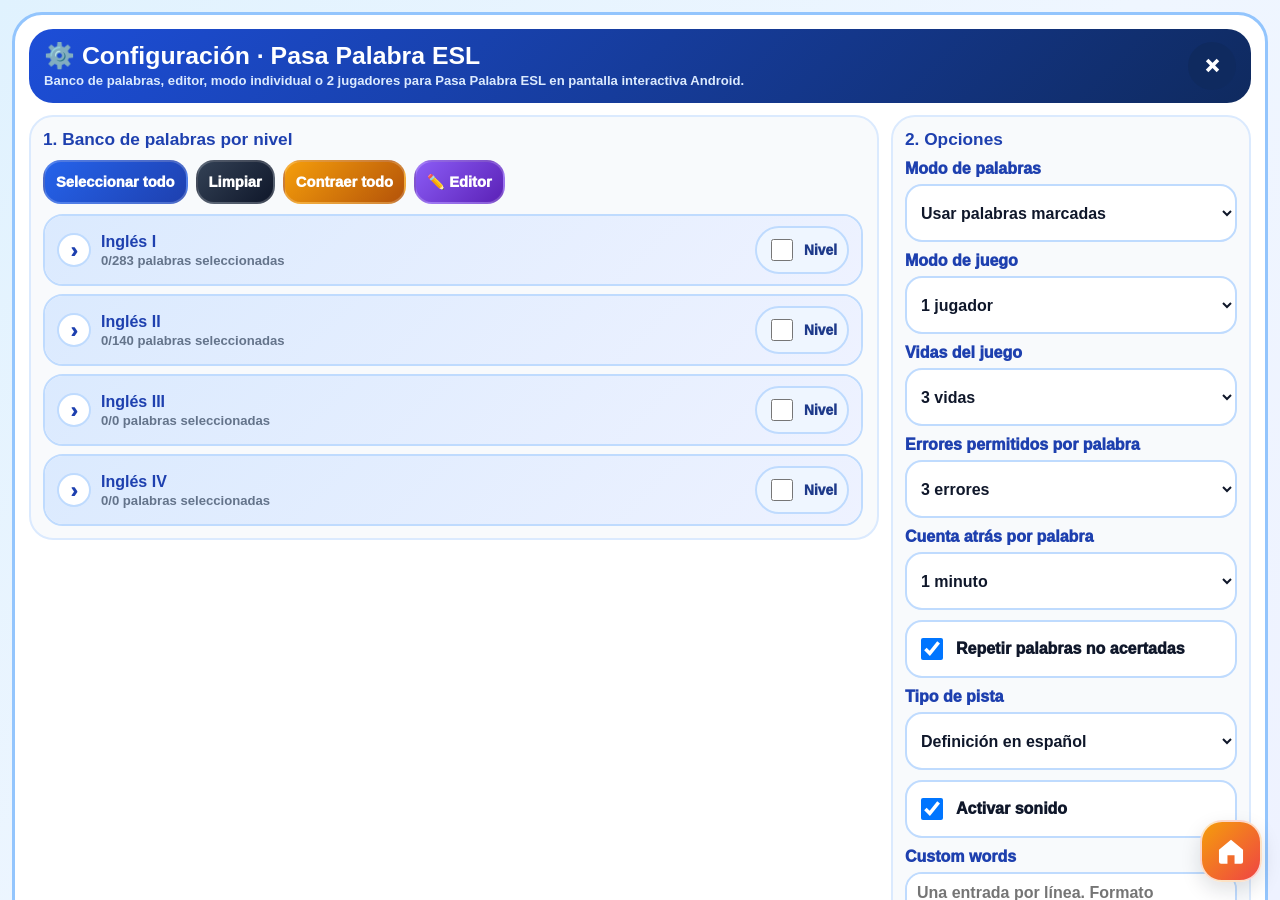
<file: Pasa Palabra.html>
<!DOCTYPE html>
<html lang="es">
<head>
  <meta charset="UTF-8" />
  <meta name="viewport" content="width=device-width, initial-scale=1.0, maximum-scale=1.0, user-scalable=no, viewport-fit=cover" />
  <meta name="theme-color" content="#0f2a5f" />
  <script src="activity-bank-helper.js?v=20260520-syncfix"></script>
  <title>Pasa Palabra ESL</title>
  <style>
    :root{
      --vh:100dvh; --ink:#0b1736; --muted:#61708d; --white:#fff;
      --blue:#2563eb; --blue2:#1d4ed8; --cyan:#06b6d4; --green:#16a34a;
      --orange:#f59e0b; --red:#ef4444; --violet:#7c3aed;
      --card:#ffffff; --soft:#eff6ff; --line:#bfdbfe; --shadow:0 8px 20px rgba(15,23,42,.13);
      --r:24px; --touch:58px;
    }
    *{box-sizing:border-box}
    html,body{width:100%;height:100%;margin:0;overflow:hidden;color:var(--ink);font-family:Arial,"Arial Rounded MT Bold",Helvetica,sans-serif;touch-action:manipulation;-webkit-text-size-adjust:100%}
    body{height:var(--vh);background:#0f2a5f}
    button,input,textarea,select{font:inherit}
    button{border:0;cursor:pointer;touch-action:manipulation;-webkit-tap-highlight-color:transparent;user-select:none}
    .hidden,[hidden]{display:none!important}.app{width:100vw;height:var(--vh);display:grid;grid-template-rows:1fr;overflow:hidden;padding:12px}
    .btn{min-height:var(--touch);border-radius:18px;background:linear-gradient(135deg,#2563eb,#1e40af);color:#fff;font-weight:1000;padding:10px 14px;border:2px solid rgba(255,255,255,.2);transition:transform .12s ease,opacity .12s ease;box-shadow:none}.btn:active,.btn.press{transform:scale(.96)}.btn.small{min-height:44px;padding:7px 11px;font-size:.92rem}.btn.green{background:linear-gradient(135deg,#22c55e,#15803d)}.btn.red{background:linear-gradient(135deg,#ef4444,#b91c1c)}.btn.dark{background:linear-gradient(135deg,#334155,#0f172a)}.btn.yellow{background:linear-gradient(135deg,#f59e0b,#b45309)}.btn.purple{background:linear-gradient(135deg,#8b5cf6,#5b21b6)}.btn.white{background:#fff;color:#1e40af;border-color:#bfdbfe}.btn:disabled{opacity:.5;cursor:not-allowed}
    .menu-fab{position:fixed;left:0;top:50%;transform:translateY(-50%);z-index:45;width:62px;min-height:126px;border-radius:0 24px 24px 0;background:linear-gradient(180deg,#2563eb,#0f2a5f);color:#fff;border:2px solid rgba(255,255,255,.5);border-left:0;font-weight:1000;box-shadow:none}
    
 /* Capa global: el botón Home debe estar por encima de la configuración (.setup-overlay z-index:80) y del drawer (.drawer z-index:60). */
 .home-fab{position:fixed;right:18px;bottom:18px;z-index:95;width:62px;height:62px;border-radius:22px;background:linear-gradient(135deg,#f59e0b,#ef4444);display:grid;place-items:center;color:#fff;text-decoration:none;border:2px solid rgba(255,255,255,.75);box-shadow:var(--shadow)}.home-fab svg{width:34px;height:34px;fill:currentColor}
    .drawer{position:fixed;z-index:60;left:0;top:0;bottom:0;width:min(430px,94vw);background:#f8fbff;border-right:3px solid #93c5fd;padding:14px;display:flex;flex-direction:column;gap:10px;overflow:auto;transform:translateX(-106%);transition:transform .22s ease;box-shadow:none}.drawer.open{transform:translateX(0)}
    .drawer-head{display:flex;align-items:center;justify-content:space-between;gap:10px;border-bottom:2px dashed #bfdbfe;padding-bottom:10px}.drawer h2{margin:0;color:#1e40af;font-size:1.45rem}.close-btn{width:48px;height:48px;border-radius:999px;background:#0f2a5f;color:white;font-size:1.5rem;font-weight:1000}.drawer-grid{display:grid;grid-template-columns:1fr 1fr;gap:8px}.drawer-info,.notice{border:2px solid #bfdbfe;border-radius:18px;background:#eff6ff;color:#1e3a8a;padding:10px;font-weight:900;line-height:1.3}
    .arena-root{height:100%;min-height:0;display:grid;grid-template-rows:auto minmax(0,1fr);gap:10px;border:2px solid rgba(255,255,255,.42);border-radius:30px;background:linear-gradient(135deg,rgba(14,165,233,.34),rgba(124,58,237,.28) 48%,rgba(245,158,11,.22));padding:12px;overflow:hidden}.arena-root.playing-compact{grid-template-rows:minmax(0,1fr);gap:0;padding:8px}.game-top{display:grid;grid-template-columns:1fr auto;gap:12px;align-items:center;padding:12px 14px;border-radius:24px;background:linear-gradient(135deg,#0f3e99,#075985 56%,#7c2d12);border:2px solid rgba(255,255,255,.55)}.brand h1{margin:0;color:#fff;font-size:clamp(1.5rem,2.65vmin,3.2rem);line-height:1}.brand p{margin:4px 0 0;font-size:clamp(.88rem,1.3vmin,1.25rem);font-weight:900;color:#dff6ff}.hud{display:flex;gap:8px;flex-wrap:wrap;justify-content:flex-end}.pill{min-height:42px;display:inline-flex;align-items:center;justify-content:center;padding:8px 13px;border-radius:999px;background:#fff;color:#0f3e99;border:2px solid rgba(14,165,233,.45);font-weight:1000;white-space:nowrap;font-size:clamp(.82rem,1.22vmin,1.08rem)}
    .empty-state{height:100%;display:grid;place-items:center;text-align:center;color:#fff;padding:30px;border-radius:28px;background:linear-gradient(135deg,rgba(29,78,216,.88),rgba(8,145,178,.75),rgba(124,58,237,.74));border:2px solid rgba(255,255,255,.55)}.empty-state h1{font-size:clamp(2rem,4vmin,4.5rem);line-height:.98;margin:0 0 10px}.empty-state p{font-size:clamp(1rem,1.8vmin,1.7rem);font-weight:900;max-width:980px;margin:0 auto;color:#f8fafc}
    .players{min-height:0;min-width:0;display:grid;gap:12px;overflow:hidden}.players.one{grid-template-columns:minmax(0,1fr)}.players.two{grid-template-columns:minmax(0,1fr) minmax(0,1fr);gap:10px}.player-card{min-height:0;min-width:0;background:#ffffff;border:3px solid rgba(255,255,255,.95);border-radius:28px;padding:12px;display:grid;grid-template-rows:auto minmax(0,1fr) auto;gap:10px;overflow:hidden;position:relative;box-shadow:none}.playing-compact .player-card{grid-template-rows:minmax(0,1fr) auto;padding:8px;border-radius:24px}.playing-compact .game-host{border-radius:20px;padding:8px;overflow:hidden;align-content:stretch}.player-card.p1{outline:3px solid rgba(37,99,235,.8)}.player-card.p2{outline:3px solid rgba(22,163,74,.78)}.player-head{display:grid;grid-template-columns:minmax(0,1fr) auto;gap:10px;align-items:center;padding:10px 12px;border-radius:20px;background:linear-gradient(135deg,#1d4ed8,#0891b2);border:2px solid rgba(255,255,255,.48);color:#fff}.p2 .player-head{background:linear-gradient(135deg,#15803d,#0d9488)}.player-head h2{margin:0;font-size:clamp(1.2rem,2vmin,2rem)}.player-head small{display:block;margin-top:2px;color:#e0f2fe;font-weight:900;font-size:clamp(.8rem,1.15vmin,1.05rem);max-width:60ch;overflow:hidden;text-overflow:ellipsis;white-space:nowrap}.game-host{min-height:0;overflow:auto;border-radius:24px;background:#dbeafe;border:3px solid rgba(37,99,235,.72);padding:12px;display:grid;align-content:center;justify-items:center;text-align:center;gap:14px}.game-host h3{font-size:clamp(1.8rem,4vmin,4rem);margin:0;color:#0f172a}.game-host p{font-size:clamp(1rem,1.6vmin,1.35rem);font-weight:900;margin:0;color:#334155}.engine-actions{display:flex;gap:10px;flex-wrap:wrap;justify-content:center}.option-grid{width:min(780px,100%);display:grid;grid-template-columns:repeat(auto-fit,minmax(160px,1fr));gap:10px}.option-btn{min-height:70px;border-radius:18px;background:#fff;border:3px solid #93c5fd;color:#0f172a;font-weight:1000;font-size:clamp(1rem,1.8vmin,1.35rem)}.option-btn.good{background:#16a34a;color:#fff;border-color:#86efac}.option-btn.bad{background:#e11d48;color:#fff;border-color:#fecdd3}.answer-input{width:min(560px,100%);min-height:64px;border:3px solid #93c5fd;border-radius:18px;padding:12px 16px;font-size:1.2rem;font-weight:900;text-align:center}.round-message{display:none;align-items:center;justify-content:space-between;gap:10px;padding:10px 12px;border-radius:20px;background:#f59e0b;border:2px solid #b45309;color:#451a03;font-weight:1000}.round-message.show{display:flex}.final-card{position:absolute;inset:12px;z-index:25;display:grid;place-items:center;text-align:center;border-radius:26px;background:linear-gradient(135deg,rgba(15,42,95,.95),rgba(37,99,235,.9),rgba(245,158,11,.86));color:#fff;border:2px solid rgba(255,255,255,.65);padding:24px}.final-card h2{font-size:clamp(2rem,5vmin,5.4rem);margin:0 0 8px}.final-card p{font-size:clamp(1rem,1.8vmin,1.7rem);font-weight:900;margin:0 0 18px;color:#f8fafc}.final-actions{display:flex;gap:10px;flex-wrap:wrap;justify-content:center}
    .setup-overlay{position:fixed;z-index:80;inset:0;background:linear-gradient(135deg,#e0f2fe,#eff6ff 52%,#eef2ff);display:none;overflow:auto;-webkit-overflow-scrolling:touch;padding:12px;overscroll-behavior:contain}.setup-overlay.show{display:grid;place-items:start center}.setup-card{width:min(1660px,calc(100vw - 24px));min-height:calc(var(--vh) - 24px);background:#fff;border:3px solid #93c5fd;border-radius:30px;padding:14px;display:grid;grid-template-rows:auto minmax(0,1fr);gap:12px;box-shadow:none}.setup-top{display:flex;align-items:center;justify-content:space-between;gap:12px;padding:13px 15px;border-radius:24px;background:linear-gradient(135deg,#1d4ed8,#0f2a5f);color:#fff}.setup-top h1{margin:0;font-size:clamp(1.55rem,2.75vmin,3rem);line-height:1}.setup-top p{margin:4px 0 0;color:#dbeafe;font-weight:900;font-size:clamp(.82rem,1.15vmin,1.1rem)}.setup-grid{min-height:0;display:grid;grid-template-columns:minmax(0,1.45fr) minmax(360px,.55fr);gap:12px;align-items:start}.setup-panel{min-height:0;background:#f8fafc;border:2px solid #dbeafe;border-radius:24px;padding:12px;display:grid;gap:10px;align-content:start;overflow:hidden}.setup-panel h3{margin:0;color:#1e40af;font-size:clamp(1.08rem,1.55vmin,1.45rem)}.action-row{display:flex;gap:8px;flex-wrap:wrap}.level-list{min-height:0;overflow:auto;display:grid;gap:8px;padding-right:2px}.level-card,.category-card{border:2px solid #bfdbfe;border-radius:20px;background:#fff;overflow:hidden}.level-head,.cat-head{width:100%;min-height:62px;display:grid;grid-template-columns:auto 1fr auto;gap:10px;align-items:center;text-align:left;padding:10px 12px;background:linear-gradient(135deg,#dbeafe,#eef2ff);color:#1e40af;font-weight:1000}.cat-head{background:#fff;color:#0f172a;border-bottom:1px solid #dbeafe}.arrow{width:34px;height:34px;border-radius:999px;display:grid;place-items:center;background:#fff;border:2px solid #bfdbfe;font-size:1.25rem}.level-card.open>.level-head .arrow,.category-card.open>.cat-head .arrow{transform:rotate(90deg)}.level-title,.cat-title{display:grid;gap:2px;min-width:0}.level-title strong,.cat-title strong{font-size:clamp(1rem,1.35vmin,1.28rem);overflow:hidden;text-overflow:ellipsis;white-space:nowrap}.level-title small,.cat-title small{font-size:.82rem;color:#64748b;font-weight:900}.select-box{display:flex;align-items:center;gap:8px;font-size:.86rem;color:#1e3a8a;background:#eff6ff;border:2px solid #bfdbfe;border-radius:999px;padding:8px 10px;white-space:nowrap}.select-box input,.word-chip input{width:22px;height:22px}.cat-list{display:grid;gap:8px;padding:8px;background:#f8fafc}.word-panel{padding:8px;background:#fff;display:grid;gap:8px}.word-grid{display:grid;grid-template-columns:repeat(auto-fill,minmax(150px,1fr));gap:7px}.word-chip{min-height:47px;display:flex;align-items:center;gap:8px;border:2px solid #dbeafe;background:#f8fafc;border-radius:999px;padding:8px 10px;font-weight:1000;color:#0f172a;overflow:hidden}.word-chip span{overflow:hidden;text-overflow:ellipsis;white-space:nowrap}.word-chip.on{background:#dcfce7;border-color:#86efac;color:#166534}.config-grid{display:grid;gap:10px;align-content:start}.field{display:grid;gap:6px;color:#1e40af;font-weight:1000}.field input,.field select,.field textarea,.editor-textarea{width:100%;min-height:var(--touch);border:2px solid #bfdbfe;border-radius:17px;background:#fff;color:#0f172a;padding:10px;font-weight:900;outline:0}.field textarea{min-height:126px;resize:vertical}.check{display:flex;align-items:center;gap:10px;min-height:var(--touch);padding:10px;border:2px solid #bfdbfe;border-radius:17px;background:#fff;color:#0f172a;font-weight:1000}.check input{width:22px;height:22px}.summary{border:2px solid #bfdbfe;border-radius:17px;background:#eff6ff;color:#1e3a8a;padding:10px;font-weight:1000;line-height:1.25}.status{border:2px solid #fde68a;background:#fef9c3;color:#713f12;border-radius:16px;padding:9px;font-weight:1000;min-height:42px}.status:empty{display:none}.editor-panel{display:none;border:2px solid #ddd6fe;background:#faf5ff;border-radius:22px;padding:10px;gap:10px}.editor-panel.show{display:grid}.editor-grid{display:grid;grid-template-columns:repeat(2,minmax(0,1fr));gap:10px}.editor-card{background:#fff;border:2px solid #ddd6fe;border-radius:18px;padding:10px;display:grid;gap:8px}.editor-card h4{margin:0;color:#5b21b6}.editor-textarea{min-height:210px;font-family:Consolas,Monaco,monospace;font-size:.9rem;line-height:1.35;resize:vertical;text-align:left;white-space:pre;overflow:auto}

    /* =========================================================
       MOTOR VISUAL: PASA PALABRA ESL
       Rosco táctil liviano para pantallas interactivas Android.
       ========================================================= */
    .game-host{position:relative;overflow:hidden;contain:layout paint;min-width:0;min-height:0}
    .rosco-wrap{--rosco-size:clamp(180px,56vmin,720px);width:100%;height:100%;min-width:0;min-height:0;display:grid;grid-template-columns:minmax(0,1fr);grid-template-rows:auto minmax(0,1fr) auto;gap:clamp(5px,.7vmin,10px);align-items:stretch;justify-items:stretch;padding:clamp(2px,.4vmin,6px);contain:layout paint;overflow:hidden}
    .players.one .rosco-wrap{grid-template-columns:minmax(0,1.08fr) minmax(420px,32vw,700px);grid-template-rows:auto minmax(0,1fr);gap:clamp(12px,1.5vmin,24px)}
    .rosco-top-panel{grid-row:1;width:100%;display:grid;gap:clamp(3px,.45vmin,7px);justify-items:center;text-align:center;contain:layout paint;align-self:start}.players.one .rosco-top-panel{grid-column:1/-1;grid-row:1}
    .rosco-hud{display:flex;gap:6px;flex-wrap:wrap;justify-content:center;align-items:center;width:100%;font-size:clamp(.7rem,.92vmin,.94rem);font-weight:1000;color:#1e3a8a}.rosco-hud span{min-height:26px;display:inline-flex;align-items:center;justify-content:center;border-radius:999px;background:#fff;border:2px solid #bfdbfe;padding:2px 8px;white-space:nowrap}.rosco-player{background:#dbeafe!important;color:#1e40af!important}
    .rosco-clue-card{width:min(1060px,100%);border:2px solid #bfdbfe;border-radius:16px;background:linear-gradient(180deg,#ffffff,#eff6ff);padding:clamp(6px,.78vmin,10px) clamp(10px,1.1vmin,15px);color:#0f172a;font-weight:1000;line-height:1.12}.rosco-clue-text{display:block;font-size:clamp(1.16rem,1.76vmin,1.72rem);white-space:nowrap;overflow:hidden;text-overflow:ellipsis}
    .rosco-stage{grid-row:2;--rosco-letter-size:clamp(36px,5.1vmin,76px);--rosco-radius:clamp(96px,23.5vmin,340px);--rosco-letter-font:clamp(1.08rem,2.12vmin,2.08rem);width:var(--rosco-size);height:var(--rosco-size);max-width:100%;max-height:100%;min-width:0;min-height:0;position:relative;display:grid;place-items:center;justify-self:center;align-self:center;contain:layout paint;aspect-ratio:1/1;overflow:hidden}.players.one .rosco-stage{grid-column:1;grid-row:2;--rosco-letter-size:clamp(40px,5.55vmin,84px);--rosco-radius:clamp(104px,24.5vmin,360px);--rosco-letter-font:clamp(1.12rem,2.22vmin,2.18rem);justify-self:center;align-self:center}
    .rosco-ring{position:absolute;inset:0;display:block;--rad:var(--rosco-radius);contain:layout paint;overflow:visible}.players.one .rosco-ring{--rad:var(--rosco-radius)}
    .rosco-letter{position:absolute;left:50%;top:50%;width:var(--rosco-letter-size);height:var(--rosco-letter-size);border-radius:999px;display:grid;place-items:center;background:#fff;color:#1e3a8a;border:3px solid #93c5fd;font-weight:1000;font-size:var(--rosco-letter-font);line-height:1;transform:translate(-50%,-50%) rotate(var(--a)) translate(var(--rad)) rotate(var(--ra));transition:transform .1s ease,opacity .1s linear;box-shadow:none;contain:layout paint;user-select:none;-webkit-user-select:none}.players.one .rosco-letter{width:var(--rosco-letter-size);height:var(--rosco-letter-size)}
    .rosco-letter.active{background:#2563eb;color:#fff;border-color:#bfdbfe;transform:translate(-50%,-50%) rotate(var(--a)) translate(var(--rad)) rotate(var(--ra)) scale(1.06)}
    .rosco-letter.ok{background:#16a34a;color:#fff;border-color:#86efac}.rosco-letter.bad{background:#ef4444;color:#fff;border-color:#fecdd3}.rosco-letter.pass{background:#f59e0b;color:#451a03;border-color:#fde68a}.rosco-letter.wait{opacity:.96}
    .rosco-center{position:relative;z-index:2;width:min(400px,42%);min-height:clamp(112px,14.5vmin,190px);border-radius:0;background:transparent;border:0;display:grid;align-content:center;justify-items:center;gap:clamp(7px,.85vmin,11px);padding:clamp(4px,.65vmin,9px);text-align:center;contain:layout paint}.players.one .rosco-center{width:min(430px,40%)}
    .rosco-center-signal{position:absolute;left:50%;top:50%;z-index:5;display:grid;place-items:center;width:clamp(170px,24vmin,340px);height:clamp(170px,24vmin,340px);border-radius:999px;pointer-events:none;opacity:0;transform:translate(-50%,-50%) scale(.7);font-size:clamp(7rem,18vmin,15rem);font-weight:1000;line-height:.86;text-shadow:0 10px 22px rgba(15,23,42,.24);border:clamp(5px,.75vmin,10px) solid currentColor;background:rgba(255,255,255,.82);contain:layout paint}.rosco-center-signal.show{animation:roscoSignal .58s ease-out both}.rosco-center-signal.good{color:#16a34a}.rosco-center-signal.bad{color:#ef4444}
    .rosco-answer{width:min(380px,100%);min-height:clamp(48px,5.45vmin,68px);border:0;border-bottom:4px solid #93c5fd;border-radius:0;background:transparent;color:#0f172a;text-align:center;font-size:clamp(1.12rem,2.15vmin,1.96rem);font-weight:1000;padding:6px 8px 8px;outline:0;text-transform:none}.rosco-answer:focus{border-bottom-color:#2563eb}.rosco-answer::placeholder{color:#64748b}.rosco-answer.shake{animation:roscoShake .18s ease both}
    .rosco-actions{display:flex;gap:clamp(8px,1vmin,13px);justify-content:center;flex-wrap:wrap}.rosco-actions .btn{min-height:clamp(42px,4.75vmin,56px);border-radius:999px;padding:8px 17px;border:2px solid rgba(255,255,255,.75);box-shadow:0 8px 18px rgba(15,23,42,.13)}.rosco-pass{background:linear-gradient(135deg,#f59e0b,#b45309)}.rosco-check{background:linear-gradient(135deg,#22c55e,#15803d)}
    .rosco-keyboard{grid-row:3;width:min(1000px,100%);display:grid;grid-template-rows:repeat(4,auto);gap:7px;justify-content:stretch;align-content:center;contain:layout paint}.players.one .rosco-keyboard{grid-column:2;grid-row:2;width:min(100%,680px);max-width:680px;height:100%;align-content:center;align-self:stretch;justify-self:end;margin:0;padding:0 clamp(10px,1.2vmin,22px) 0 0}.rosco-key-row{display:grid;grid-template-columns:repeat(10,minmax(0,1fr));gap:7px}.players.one .rosco-key-row{grid-template-columns:repeat(10,minmax(38px,1fr));gap:clamp(8px,1vmin,12px)}.rosco-key-row.qwerty-third .rosco-key:first-child{grid-column:2}.rosco-key.span-4{grid-column:span 4}.rosco-key{width:100%;height:clamp(40px,4.35vmin,58px);border-radius:14px;background:#fff;border:2px solid #bfdbfe;color:#1e3a8a;font-weight:1000;font-size:clamp(.9rem,1.42vmin,1.24rem);touch-action:manipulation;transition:transform .08s ease;white-space:nowrap;overflow:hidden;text-overflow:ellipsis}.players.one .rosco-key{height:clamp(52px,6.35vmin,80px);font-size:clamp(1.04rem,1.78vmin,1.56rem);border-radius:18px}.rosco-key:active{transform:scale(.94)}.rosco-key.wide{background:#e0f2fe;font-size:clamp(.86rem,1.22vmin,1.08rem);padding-inline:6px}.players.one .rosco-key.wide{font-size:clamp(.98rem,1.5vmin,1.28rem)}.rosco-key.span-2{grid-column:span 2}
    .rosco-feedback{min-height:1.2em;font-weight:1000;font-size:clamp(.82rem,1.1vmin,.98rem)}.rosco-feedback:empty{visibility:hidden}.rosco-feedback.good{color:#15803d}.rosco-feedback.bad{color:#be123c}.rosco-feedback.pass{color:#b45309}
    @keyframes roscoSignal{0%{opacity:0;transform:translate(-50%,-50%) scale(.62)}24%{opacity:1;transform:translate(-50%,-50%) scale(1.04)}70%{opacity:1;transform:translate(-50%,-50%) scale(1)}100%{opacity:0;transform:translate(-50%,-50%) scale(.96)}}
    @keyframes roscoShake{0%,100%{transform:translateX(0)}30%{transform:translateX(-5px)}60%{transform:translateX(5px)}}
    .players.two .rosco-stage{--rosco-letter-size:clamp(32px,4vmin,58px);--rosco-radius:clamp(82px,20.5vmin,260px);--rosco-letter-font:clamp(.92rem,1.65vmin,1.45rem);width:var(--rosco-size);height:var(--rosco-size);min-width:0;min-height:0}.players.two .rosco-ring{--rad:var(--rosco-radius)}.players.two .rosco-letter{width:var(--rosco-letter-size);height:var(--rosco-letter-size);font-size:var(--rosco-letter-font);border-width:2px}.players.two .rosco-center{width:min(310px,46%);min-height:clamp(106px,15vmin,180px);padding:clamp(4px,.7vmin,9px)}.players.two .rosco-key{height:clamp(32px,3.4vmin,44px);border-radius:12px}.players.two .rosco-keyboard{gap:5px}.players.two .rosco-key-row{gap:5px}.players.two .rosco-key.wide{font-size:clamp(.72rem,.95vmin,.92rem)}.players.two .rosco-clue-card{padding:6px 9px}.players.two .rosco-clue-text{font-size:clamp(.96rem,1.22vmin,1.2rem)}
    @media (max-width:1180px){.players.one .rosco-wrap{grid-template-columns:1fr;grid-template-rows:auto minmax(0,1fr) auto}.players.one .rosco-top-panel{grid-column:1;grid-row:1}.players.one .rosco-stage{grid-column:1;grid-row:2;width:var(--rosco-size);height:var(--rosco-size)}.players.one .rosco-keyboard{grid-column:1;grid-row:3;height:auto;width:min(1000px,100%);max-width:none}.players.one .rosco-key{height:clamp(40px,4.35vmin,58px);font-size:clamp(.88rem,1.38vmin,1.2rem)}.players.one .rosco-ring{--rad:var(--rosco-radius)}}
    @media (max-width:720px){.rosco-stage{--rosco-letter-size:38px;--rosco-radius:clamp(76px,23vw,124px);--rosco-letter-font:1rem;width:var(--rosco-size);height:var(--rosco-size);min-width:0;min-height:0}.rosco-ring{--rad:var(--rosco-radius)}.rosco-center{width:58%;min-height:116px}.rosco-letter{width:var(--rosco-letter-size);height:var(--rosco-letter-size);font-size:var(--rosco-letter-font);border-width:2px}.rosco-center-signal{width:clamp(126px,42vw,190px);height:clamp(126px,42vw,190px);font-size:clamp(5.4rem,22vw,8.6rem)}.rosco-key{height:36px;border-radius:10px}.rosco-keyboard,.rosco-key-row{gap:4px}.rosco-key.wide{font-size:.72rem}.rosco-hud span{min-height:23px;padding:2px 6px}.rosco-clue-card{padding:6px 8px}.rosco-clue-text{white-space:normal;font-size:clamp(1.04rem,4.2vw,1.28rem)}}
    @media (max-height:680px){:root{--touch:48px}.app{padding:8px}.arena-root{padding:8px;border-radius:22px}.game-top{padding:8px 10px}.brand p,.setup-top p{display:none}.player-card{padding:8px;border-radius:20px}.player-head{padding:7px 9px}.drawer{width:min(360px,94vw)}.level-head,.cat-head{min-height:50px;padding:7px 9px}.word-chip{min-height:42px}.setup-card{border-radius:20px;padding:8px}}

    /* =========================================================
       OPTIMIZACIÓN CELULAR — solo CSS, sin carga extra al motor
       Activa únicamente en pantallas pequeñas. No afecta la pantalla
       interactiva grande ni computadoras.
       ========================================================= */
    @media (max-width:760px){
      :root{--touch:46px}
      .app{padding:6px;overflow:hidden}
      .arena-root{border-radius:18px;padding:6px;gap:6px;border-width:1px}
      .arena-root.playing-compact{padding:4px;border-radius:14px}
      .menu-fab{width:44px;min-height:82px;border-radius:0 16px 16px 0;font-size:.72rem;line-height:1.08;top:46%}
      .home-fab{width:48px;height:48px;right:max(8px,env(safe-area-inset-right));bottom:max(8px,env(safe-area-inset-bottom));border-radius:16px;z-index:95}
      .home-fab svg{width:27px;height:27px}
      .drawer{width:min(330px,92vw);padding:10px;gap:8px}
      .drawer h2{font-size:1.12rem}.drawer-grid{grid-template-columns:1fr;gap:6px}
      .drawer-info,.notice{padding:8px;border-radius:14px;font-size:.86rem}
      .close-btn{width:40px;height:40px;font-size:1.25rem}.btn{min-height:44px;padding:8px 10px;border-radius:14px;font-size:.9rem}.btn.small{min-height:38px;font-size:.8rem;padding:6px 8px}

      .players,.players.one,.players.two{grid-template-columns:1fr!important;gap:8px;overflow:auto;-webkit-overflow-scrolling:touch;overscroll-behavior:contain;padding:0 2px}
      .player-card{padding:6px;border-radius:18px;min-height:calc(var(--vh) - 16px);gap:6px}
      .playing-compact .player-card{padding:5px;border-radius:16px;min-height:calc(var(--vh) - 12px);grid-template-rows:minmax(0,1fr) auto}
      .players.two .player-card{min-height:calc(var(--vh) - 12px);margin-bottom:8px}
      .game-host{border-radius:16px;padding:5px;border-width:2px;gap:6px;overflow:hidden}
      .round-message{padding:6px;gap:6px;border-radius:14px;font-size:.84rem;flex-wrap:wrap;justify-content:center;text-align:center}.round-message .next-btn{width:100%}

      .setup-overlay{padding:6px}.setup-card{width:calc(100vw - 12px);min-height:calc(var(--vh) - 12px);border-radius:18px;padding:8px;gap:8px}.setup-top{padding:9px 10px;border-radius:16px}.setup-top h1{font-size:1.18rem}.setup-top p{display:none}.setup-grid{grid-template-columns:1fr;gap:8px}.setup-panel{padding:8px;border-radius:16px;overflow:visible}.setup-panel h3{font-size:1rem}.action-row{display:grid;grid-template-columns:1fr 1fr;gap:6px}.level-list{max-height:none;overflow:visible}.level-head,.cat-head{min-height:46px;padding:6px 8px;gap:6px}.arrow{width:28px;height:28px;font-size:1rem}.level-title strong,.cat-title strong{font-size:.92rem}.level-title small,.cat-title small{font-size:.72rem}.select-box{font-size:.74rem;padding:5px 7px}.select-box input,.word-chip input{width:18px;height:18px}.word-grid{grid-template-columns:repeat(auto-fill,minmax(118px,1fr));gap:6px}.word-chip{min-height:40px;padding:6px 8px;font-size:.82rem}.field input,.field select,.field textarea,.editor-textarea{min-height:44px;padding:8px;border-radius:13px}.field textarea{min-height:92px}.check{min-height:42px;padding:8px;font-size:.86rem}.summary,.status{font-size:.86rem;padding:8px;border-radius:13px}.editor-grid{grid-template-columns:1fr}.editor-textarea{min-height:150px;font-size:.78rem}

      .rosco-wrap{grid-template-columns:1fr!important;grid-template-rows:auto minmax(0,1fr) auto!important;gap:4px;padding:1px;overflow:hidden}
      .players.one .rosco-wrap,.players.two .rosco-wrap{grid-template-columns:1fr!important;grid-template-rows:auto minmax(0,1fr) auto!important}
      .rosco-top-panel{grid-column:1!important;grid-row:1!important;gap:3px}.rosco-hud{gap:3px;font-size:.64rem}.rosco-hud span{min-height:20px;padding:1px 5px;border-width:1px}.rosco-clue-card{border-radius:12px;padding:4px 6px;border-width:1px}.rosco-clue-text{white-space:normal;font-size:clamp(.9rem,3.8vw,1.08rem);line-height:1.05;display:-webkit-box;-webkit-line-clamp:2;-webkit-box-orient:vertical;overflow:hidden;text-overflow:clip}
      .rosco-stage,.players.one .rosco-stage,.players.two .rosco-stage{grid-column:1!important;grid-row:2!important;--rosco-letter-size:32px;--rosco-radius:clamp(68px,22vw,112px);--rosco-letter-font:.9rem;width:var(--rosco-size);height:var(--rosco-size);min-width:0;min-height:0}.rosco-letter{border-width:2px}.rosco-center{width:62%;min-height:92px;gap:5px;padding:2px}.rosco-center-signal{width:clamp(118px,40vw,180px);height:clamp(118px,40vw,180px);font-size:clamp(4.8rem,21vw,8rem)}.rosco-answer{width:100%;min-height:40px;font-size:clamp(.86rem,4vw,1.12rem);padding:4px 4px 6px;border-bottom-width:3px}.rosco-actions{gap:5px}.rosco-actions .btn{min-height:34px;padding:5px 9px;font-size:.78rem}.rosco-feedback{font-size:.72rem;min-height:1em}
      .rosco-keyboard,.players.one .rosco-keyboard,.players.two .rosco-keyboard{grid-column:1!important;grid-row:3!important;width:100%;max-width:none;height:auto;padding:0;margin:0;gap:3px}.rosco-key-row{gap:3px}.rosco-key,.players.one .rosco-key,.players.two .rosco-key{height:31px;border-radius:9px;font-size:.78rem;border-width:1px}.rosco-key.wide,.players.one .rosco-key.wide,.players.two .rosco-key.wide{font-size:.64rem;padding-inline:3px}.rosco-key-row.qwerty-third .rosco-key:first-child{grid-column:2}


      /* Corrección raíz móvil:
         En 1 jugador las reglas de escritorio tenían mayor especificidad
         (.players.one .rosco-key-row) y mantenían minmax(38px,1fr) + gaps grandes.
         Eso hacía que el grid interno midiera más que el contenedor y empujara
         rosco/teclado hacia la derecha. Aquí se redefine con la misma o mayor
         especificidad, solo dentro de móvil. */
      .players.one .rosco-wrap,
      .players.two .rosco-wrap{
        width:100%!important;
        max-width:100%!important;
        min-width:0!important;
        padding:1px!important;
        gap:4px!important;
        justify-items:stretch!important;
        overflow:hidden!important;
      }
      .players.one .rosco-top-panel,
      .players.two .rosco-top-panel,
      .players.one .rosco-keyboard,
      .players.two .rosco-keyboard{
        width:100%!important;
        max-width:100%!important;
        min-width:0!important;
        justify-self:stretch!important;
        box-sizing:border-box!important;
        padding-left:0!important;
        padding-right:0!important;
        margin-left:0!important;
        margin-right:0!important;
      }
      .players.one .rosco-key-row,
      .players.two .rosco-key-row,
      .rosco-key-row{
        grid-template-columns:repeat(10,minmax(0,1fr))!important;
        gap:3px!important;
        min-width:0!important;
        width:100%!important;
        max-width:100%!important;
      }
      .players.one .rosco-key,
      .players.two .rosco-key,
      .rosco-key{
        min-width:0!important;
      }
      .players.one .rosco-clue-card,
      .players.two .rosco-clue-card,
      .rosco-clue-card{
        width:100%!important;
        max-width:100%!important;
        min-width:0!important;
      }

      .final-card{inset:6px;border-radius:18px;padding:14px}.final-card h2{font-size:1.7rem}.final-card p{font-size:.9rem}.final-actions .btn{width:100%}
    }

    @media (max-width:760px) and (orientation:landscape){
      .app{padding:4px}.arena-root.playing-compact{padding:3px}.playing-compact .player-card{min-height:calc(var(--vh) - 8px)}
      .rosco-wrap,.players.one .rosco-wrap,.players.two .rosco-wrap{grid-template-columns:minmax(0,1fr) minmax(218px,44vw)!important;grid-template-rows:auto minmax(0,1fr)!important;column-gap:5px;row-gap:3px}
      .rosco-top-panel{grid-column:1/-1!important;grid-row:1!important}.rosco-stage,.players.one .rosco-stage,.players.two .rosco-stage{grid-column:1!important;grid-row:2!important;align-self:center;justify-self:center}.rosco-keyboard,.players.one .rosco-keyboard,.players.two .rosco-keyboard{grid-column:2!important;grid-row:2!important;align-content:center;align-self:center}.rosco-hud span{min-height:18px}.rosco-clue-card{padding:3px 6px}.rosco-clue-text{font-size:.88rem;-webkit-line-clamp:1}.rosco-center{min-height:72px}.rosco-answer{min-height:32px;font-size:.82rem}.rosco-actions .btn{min-height:30px;padding:4px 8px}.rosco-key,.players.one .rosco-key,.players.two .rosco-key{height:28px;font-size:.68rem}.rosco-key.wide{font-size:.58rem}
      .players.one .rosco-key-row,.players.two .rosco-key-row,.rosco-key-row{grid-template-columns:repeat(10,minmax(0,1fr))!important;gap:3px!important}
      .players.one .rosco-keyboard,.players.two .rosco-keyboard,.rosco-keyboard{min-width:0!important;max-width:100%!important;padding:0!important;margin:0!important}
    }

  </style>
</head>
<body>
  <button class="menu-fab" id="menuBtn" type="button" aria-label="Abrir menú">☰<br>Menú</button>
  <a class="home-fab" id="homeBtn" href="index.html" aria-label="Volver al inicio"><svg viewBox="0 0 24 24" aria-hidden="true"><path d="M3.5 11.2 12 4l8.5 7.2v8.3a1.5 1.5 0 0 1-1.5 1.5h-4.5v-6h-5v6H5a1.5 1.5 0 0 1-1.5-1.5z"/></svg></a>
  <aside class="drawer" id="drawer" aria-hidden="true">
    <div class="drawer-head"><h2 id="drawerTitle">🎮 Juego ESL</h2><button class="close-btn" id="drawerClose" type="button">×</button></div>
    <div class="drawer-info" id="drawerProgress">Sin juego activo</div>
    <div class="drawer-info" id="drawerLives">Vidas: —</div>
    <div class="drawer-info" id="drawerScore">Puntaje: —</div>
    <div class="drawer-grid">
      <button class="btn green" id="openConfigBtn" type="button">Configurar</button>
      <button class="btn" id="restartBtn" type="button">Reiniciar</button>
      <button class="btn dark" id="repeatBtn" type="button">Repetir ronda</button>
      <button class="btn red" id="revealBtn" type="button">Revelar</button>
      <button class="btn" id="fullscreenBtn" type="button">Pantalla completa</button>
      <button class="btn dark" id="soundBtn" type="button">Sonido: ON</button>
    </div>
    <div class="notice">Pasa Palabra ESL: rosco circular clásico con pista en español, respuesta en inglés y teclado táctil liviano.</div>
  </aside>

  <main class="app">
    <section class="arena-root" id="arenaRoot"></section>
  </main>

  <section class="setup-overlay show" id="setupOverlay" aria-hidden="false">
    <div class="setup-card">
      <div class="setup-top">
        <div><h1 id="setupTitle">⚙️ Configuración del juego</h1><p>Banco de palabras, editor, modo individual o 2 jugadores para Pasa Palabra ESL en pantalla interactiva Android.</p></div>
        <button class="close-btn" id="closeSetupBtn" type="button">×</button>
      </div>
      <div class="setup-grid">
        <section class="setup-panel">
          <h3>1. Banco de palabras por nivel</h3>
          <div class="action-row">
            <button class="btn small" id="selectAllBtn" type="button">Seleccionar todo</button>
            <button class="btn small dark" id="clearAllBtn" type="button">Limpiar</button>
            <button class="btn small yellow" id="collapseBtn" type="button">Contraer todo</button>
            <button class="btn small purple" id="editModeBtn" type="button">✏️ Editor</button>
          </div>
          <div class="editor-panel" id="editorPanel">
            <div class="notice">Formato: <b>Categoría: Pets</b> y debajo <b>apple = definición en español = definición en inglés</b>. También acepta el formato anterior <b>dog = perro</b>.</div>
            <div class="editor-grid" id="editorGrid"></div>
            <div class="action-row"><button class="btn green" id="downloadWordBankBtn" type="button">Descargar WordBank completo</button></div>
          </div>
          <div class="level-list" id="levelList"></div>
        </section>
        <aside class="setup-panel">
          <h3>2. Opciones</h3>
          <div class="config-grid">
            <label class="field">Modo de palabras
              <select id="wordMode"><option value="manual">Usar palabras marcadas</option><option value="random10">10 palabras por jugador</option><option value="random15">15 palabras por jugador</option><option value="random20">20 palabras por jugador</option><option value="random26">26 palabras por jugador</option></select>
            </label>
            <label class="field">Modo de juego
              <select id="playerMode"><option value="1">1 jugador</option><option value="2">2 jugadores</option></select>
            </label>
            <label class="field">Vidas del juego
              <select id="livesSelect"><option value="1">1 vida</option><option value="2">2 vidas</option><option value="3" selected>3 vidas</option></select>
            </label>
            <label class="field">Errores permitidos por palabra
              <select id="mistakeLimitSelect"><option value="0">Sin errores</option><option value="1">1 error</option><option value="2">2 errores</option><option value="3" selected>3 errores</option><option value="4">4 errores</option><option value="5">5 errores</option></select>
            </label>
            <label class="field">Cuenta atrás por palabra
              <select id="countdownSelect"><option value="60" selected>1 minuto</option><option value="120">2 minutos</option><option value="180">3 minutos</option><option value="0">Sin tiempo</option></select>
            </label>
            <label class="check"><input type="checkbox" id="repeatMissedWords" checked> Repetir palabras no acertadas</label>
            <label class="field">Tipo de pista
              <select id="clueMode"><option value="es" selected>Definición en español</option><option value="en">Definición en inglés</option><option value="auto">Automático según el banco</option></select>
            </label>
            <label class="check"><input type="checkbox" id="soundEnabled" checked> Activar sonido</label>
            <label class="field">Custom words
              <textarea id="customWords" placeholder="Una entrada por línea. Formato recomendado: apple = definición en español = definición en inglés&#10;apple = fruta roja o verde = a round fruit that can be red or green&#10;dog = perro"></textarea>
            </label>
            <div class="summary" id="setupSummary">Seleccionadas: 0 · Custom: 0 · Se jugarán: 0</div>
            <div class="summary" id="splitSummary">Jugador 1: 0 palabras · Jugador 2: 0 palabras</div>
            <div class="status" id="setupStatus"></div>
            <button class="btn green" id="startGameBtn" type="button">Iniciar juego</button>
          </div>
        </aside>
      </div>
    </div>
  </section>

<script>
(() => {
  "use strict";

  /* =========================================================
     CAMBIAR AQUÍ PARA CADA HTML NUEVO
     El id debe coincidir con activities-manifest.json y word-bank-esl-english.json > activities.
     ========================================================= */
  const ACTIVITY_CONFIG = {
    id: "pasa-palabra",
    title: "Pasa Palabra ESL",
    file: "Pasa Palabra.html",
    bankType: "pairs",
    usesTranslation: true,
    entryFormat: "word_def_es_def_en"
  };

  /* =========================================================
     MOTOR DEL JUEGO: REEMPLAZA SOLO ESTE BLOQUE EN CADA JUEGO
     La plataforma entrega player.current = { word, translation, level, category, raw }.
     Usa api.finish(player, true|false), api.next(player), api.beep(), api.vibrate().
     ========================================================= */
  const GAME_ENGINE = (() => {
    const MAX_ROSCO_ITEMS = 26;
    const PASS_LIMIT_PER_WORD = 3;
    const KEYBOARD_ROWS = [
      { cls:"", keys:["Q","W","E","R","T","Y","U","I","O","P"] },
      { cls:"", keys:["A","S","D","F","G","H","J","K","L","Ñ"] },
      { cls:"qwerty-third", keys:["Z","X","C","V","B","N","M"] }
    ];
    const KEYBOARD_HTML = KEYBOARD_ROWS.map(row =>
      `<div class="rosco-key-row ${row.cls}">${row.keys.map(key => `<button class="rosco-key" type="button" data-key="${key}">${key}</button>`).join("")}</div>`
    ).join("") +
      `<div class="rosco-key-row rosco-control-row"><button class="rosco-key wide span-4" type="button" data-action="space">Espacio</button><button class="rosco-key wide span-2" type="button" data-action="back">⌫</button><button class="rosco-key wide span-4" type="button" data-action="clear">Limpiar</button></div>`;

    function esc(v) {
      return String(v ?? "").replace(/[&<>"']/g, ch => ({"&":"&amp;","<":"&lt;",">":"&gt;","\"":"&quot;","'":"&#39;"}[ch]));
    }
    function fold(v) {
      return String(v || "").normalize("NFD").replace(/[\u0300-\u036f]/g, "").toUpperCase();
    }
    function keyOf(entry) {
      return `${fold(entry.word)}|${fold(entry.translation)}|${fold(entry.category)}`;
    }
    function firstLetter(word) {
      const clean = fold(word).replace(/[^A-Z0-9]/g, "");
      return clean ? clean[0] : "?";
    }
    function cleanAnswer(v) {
      return String(v || "").trim().replace(/\s+/g, " ");
    }
    function answerMeasure(v) {
      return fold(v).replace(/[^A-Z0-9]/g, "");
    }
    function sameAnswer(value, target, api) {
      return api.same(value, target) || answerMeasure(value) === answerMeasure(target);
    }
    function getEnglishDefinition(entry) {
      return String(entry.englishDefinition || entry.definitionEn || entry.english_def || entry.enDefinition || entry.definitionEnglish || "").trim();
    }
    function getClue(entry, api) {
      const mode = api.settings.clueMode || "es";
      const spanish = entry.translation || entry.category || "Sin pista disponible";
      const english = getEnglishDefinition(entry);
      if (mode === "en") return english || spanish;
      if (mode === "auto") return english || spanish;
      return spanish;
    }
    function allowedMistakes(api) {
      const raw = Number(api.settings.mistakeLimit ?? 3);
      return Number.isFinite(raw) ? Math.max(0, Math.min(5, raw)) : 3;
    }
    function errorLabel(limit) {
      return limit === 0 ? "Sin errores" : `${limit} permitidos`;
    }
    function ensureWrongCounts(player) {
      if (!player._roscoWrongCounts) player._roscoWrongCounts = {};
      return player._roscoWrongCounts;
    }
    function uniquePlayable(words) {
      const seen = new Set();
      const out = [];
      (words || []).forEach(entry => {
        if (!entry || !entry.word) return;
        const key = keyOf(entry);
        if (seen.has(key)) return;
        seen.add(key);
        out.push({ key, word: entry.word, translation: entry.translation || entry.category || "Sin pista", englishDefinition: getEnglishDefinition(entry), level: entry.level, category: entry.category, letter:firstLetter(entry.word) });
      });
      return out.slice(0, MAX_ROSCO_ITEMS);
    }
    function ensureRosco(player) {
      if (!player._roscoItems || !player._roscoStatus) {
        const items = uniquePlayable(player.words);
        player._roscoItems = items;
        player._roscoStatus = {};
        player._passCounts = {};
        player._roscoWrongCounts = {};
        items.forEach(item => { player._roscoStatus[item.key] = "wait"; player._passCounts[item.key] = 0; player._roscoWrongCounts[item.key] = 0; });
      }
      return { items: player._roscoItems, status: player._roscoStatus, passCounts: player._passCounts };
    }
    function setFeedback(host, text, type) {
      const el = host._roscoFeedback || host.querySelector(".rosco-feedback");
      if (!el) return;
      host._roscoFeedback = el;
      el.className = "rosco-feedback" + (type ? " " + type : "");
      el.textContent = text || "";
    }
    function showCenterSignal(host, ok) {
      const el = host._roscoCenterSignal || host.querySelector(".rosco-center-signal");
      if (!el) return;
      host._roscoCenterSignal = el;
      el.className = "rosco-center-signal " + (ok ? "good" : "bad");
      el.textContent = ok ? "✓" : "✕";
      void el.offsetWidth;
      el.classList.add("show");
      clearTimeout(el._hideTimer);
      el._hideTimer = setTimeout(() => {
        el.className = "rosco-center-signal";
        el.textContent = "";
      }, ok ? 540 : 500);
    }
    function clearCenterSignal(host) {
      const el = host._roscoCenterSignal || host.querySelector(".rosco-center-signal");
      if (!el) return;
      host._roscoCenterSignal = el;
      clearTimeout(el._hideTimer);
      el.className = "rosco-center-signal";
      el.textContent = "";
    }
    function markLetter(host, key, cls) {
      const dot = host._roscoLetterMap ? host._roscoLetterMap.get(key) : Array.from(host.querySelectorAll(".rosco-letter")).find(el => el.dataset.key === key);
      if (!dot) return;
      dot.classList.remove("wait", "ok", "bad", "pass");
      dot.classList.add(cls);
    }
    function renderRingHTML(items, status, activeKey) {
      const n = Math.max(1, items.length);
      return items.map((item, i) => {
        const angle = (360 / n) * i - 90;
        const cls = status[item.key] || "wait";
        const active = item.key === activeKey ? " active" : "";
        return `<div class="rosco-letter ${cls}${active}" data-key="${esc(item.key)}" style="--a:${angle}deg;--ra:${-angle}deg" title="${esc(item.word)}">${esc(item.letter)}</div>`;
      }).join("");
    }
    function renderKeyboardHTML() {
      return KEYBOARD_HTML;
    }
    function moveToEndForPass(player, entry) {
      const rosco = ensureRosco(player);
      const key = keyOf(entry);
      rosco.passCounts[key] = (rosco.passCounts[key] || 0) + 1;
      rosco.status[key] = "pass";
      if (rosco.passCounts[key] <= PASS_LIMIT_PER_WORD) {
        player.words.push(entry);
      } else {
        rosco.status[key] = "bad";
        player.failed++;
      }
    }

    return {
      renderRound(player, host, api) {
        const entry = player.current;
        const rosco = ensureRosco(player);
        const activeKey = keyOf(entry);
        if (!rosco.status[activeKey]) rosco.status[activeKey] = "wait";
        const letter = firstLetter(entry.word);
        const clue = getClue(entry, api);
        const wrongCounts = ensureWrongCounts(player);
        const mistakeLimit = allowedMistakes(api);
        const currentErrors = wrongCounts[activeKey] || 0;
        const total = rosco.items.length || 1;
        const done = rosco.items.filter(item => ["ok", "bad"].includes(rosco.status[item.key])).length;
        const passed = rosco.items.filter(item => rosco.status[item.key] === "pass").length;

        host.innerHTML = `
          <div class="rosco-wrap">
            <div class="rosco-top-panel" aria-live="polite">
              <div class="rosco-hud">
                <span class="rosco-player">${esc(player.name || "Jugador")}</span>
                <span class="rosco-progress">${Math.min(player.index + 1, player.words.length)}/${player.words.length}</span>
                <span class="rosco-lives">❤️ ${player.lives}/${player.maxLives}</span>
                <span class="rosco-timer">${player.seconds ? "⏱ " + formatTime(player.timeLeft) : "Sin tiempo"}</span>
                <span class="rosco-score">✅ ${player.correct} · ❌ ${player.failed}</span>
                <span class="rosco-errors">Errores: ${currentErrors}/${mistakeLimit}</span>
                <span class="rosco-mini">Rosco: ${done}/${total} · Pasadas: ${passed}</span>
              </div>
              <div class="rosco-clue-card"><span class="rosco-clue-text">${esc(clue)}</span></div>
              <div class="rosco-feedback"></div>
            </div>
            <div class="rosco-stage">
              <div class="rosco-ring" aria-label="Rosco de letras">${renderRingHTML(rosco.items, rosco.status, activeKey)}</div>
              <section class="rosco-center">
                <input class="rosco-answer" type="text" inputmode="none" autocomplete="off" autocorrect="off" autocapitalize="none" spellcheck="false" placeholder="Respuesta">
                <div class="rosco-actions">
                  <button class="btn rosco-pass" type="button">Pasar</button>
                  <button class="btn rosco-check" type="button">Comprobar</button>
                </div>
              </section>
              <div class="rosco-center-signal" aria-hidden="true"></div>
            </div>
            <div class="rosco-keyboard" aria-label="Teclado táctil">${renderKeyboardHTML()}</div>
          </div>`;

        const input = host.querySelector(".rosco-answer");
        const passBtn = host.querySelector(".rosco-pass");
        const checkBtn = host.querySelector(".rosco-check");
        const keyboard = host.querySelector(".rosco-keyboard");
        const errorsEl = host.querySelector(".rosco-errors");
        const keyboardButtons = Array.from(keyboard.querySelectorAll("button"));
        host._roscoFeedback = host.querySelector(".rosco-feedback");
        host._roscoCenterSignal = host.querySelector(".rosco-center-signal");
        host._roscoLetterMap = new Map(Array.from(host.querySelectorAll(".rosco-letter"), el => [el.dataset.key, el]));
        if (player.ui) {
          player.ui.roscoTimer = host.querySelector(".rosco-timer");
          player.ui.roscoLives = host.querySelector(".rosco-lives");
          player.ui.roscoScore = host.querySelector(".rosco-score");
        }
        let locked = false;
        const refreshErrors = () => {
          if (errorsEl) errorsEl.textContent = `Errores: ${wrongCounts[activeKey] || 0}/${mistakeLimit}`;
        };

        const lockControls = () => {
          locked = true;
          passBtn.disabled = true;
          checkBtn.disabled = true;
          keyboardButtons.forEach(btn => btn.disabled = true);
          input.disabled = true;
        };
        const check = () => {
          if (locked) return;
          const value = cleanAnswer(input.value);
          if (!value) {
            input.classList.remove("shake");
            void input.offsetWidth;
            input.classList.add("shake");
            showCenterSignal(host, false);
            setFeedback(host, "Escribe una respuesta o pulsa Pasar.", "pass");
            api.beep(240, 55);
            return;
          }
          const ok = sameAnswer(value, entry.word, api);
          if (!ok) {
            wrongCounts[activeKey] = (wrongCounts[activeKey] || 0) + 1;
            refreshErrors();
            input.classList.remove("shake");
            void input.offsetWidth;
            input.classList.add("shake");
            showCenterSignal(host, false);
            api.beep(180, 80);
            api.vibrate([18, 12, 18]);
            if (wrongCounts[activeKey] >= mistakeLimit) {
              lockControls();
              rosco.status[activeKey] = "pass";
              rosco.passCounts[activeKey] = (rosco.passCounts[activeKey] || 0) + 1;
              wrongCounts[activeKey] = 0;
              refreshErrors();
              markLetter(host, activeKey, "pass");
              setFeedback(host, "Límite superado: pierdes una vida y pasa al final.", "pass");
              player._suppressRoundMessage = true;
              player._suppressRoundEffects = true;
              player._skipRepeatMissed = true;
              player._lifePenaltyPass = true;
              player._skipFailedIncrement = true;
              setTimeout(() => {
                api.finish(player, false);
                setTimeout(() => api.next(player), 360);
              }, 240);
              return;
            }
            const remaining = Math.max(0, mistakeLimit - wrongCounts[activeKey]);
            setFeedback(host, mistakeLimit === 0 ? "Sin errores permitidos." : `Intenta otra vez o pulsa Pasar. Te quedan ${remaining} intento${remaining === 1 ? "" : "s"}.`, "bad");
            return;
          }
          wrongCounts[activeKey] = 0;
          refreshErrors();
          lockControls();
          rosco.status[activeKey] = "ok";
          markLetter(host, activeKey, "ok");
          showCenterSignal(host, true);
          setFeedback(host, "¡Correcto!", "good");
          api.beep(520, 55);
          api.vibrate(10);
          player._suppressRoundMessage = true;
          player._suppressRoundEffects = true;
          setTimeout(() => {
            api.finish(player, true);
            setTimeout(() => api.next(player), 420);
          }, 180);
        };
        const pass = () => {
          if (locked) return;
          lockControls();
          moveToEndForPass(player, entry);
          markLetter(host, activeKey, rosco.status[activeKey] === "bad" ? "bad" : "pass");
          setFeedback(host, rosco.status[activeKey] === "bad" ? "Se agotaron los pases." : "Pasando palabra… vuelve al final.", rosco.status[activeKey] === "bad" ? "bad" : "pass");
          api.beep(260, 55);
          setTimeout(() => api.next(player), 250);
        };

        passBtn.addEventListener("pointerdown", ev => { ev.preventDefault(); pass(); }, { passive:false });
        checkBtn.addEventListener("pointerdown", ev => { ev.preventDefault(); check(); }, { passive:false });
        input.addEventListener("keydown", ev => {
          if (ev.key === "Enter") check();
          if (ev.key === "Escape") pass();
        });
        input.addEventListener("input", () => clearCenterSignal(host));
        keyboard.addEventListener("pointerdown", ev => {
          const btn = ev.target.closest("button");
          if (!btn || locked) return;
          ev.preventDefault();
          const action = btn.dataset.action;
          clearCenterSignal(host);
          if (action === "back") input.value = input.value.slice(0, -1);
          else if (action === "clear") input.value = "";
          else if (action === "space") input.value += " ";
          else input.value += btn.dataset.key || "";
          input.focus({ preventScroll:true });
        }, { passive:false });
        requestRoscoFit();
        setTimeout(() => {
          input.focus({ preventScroll:true });
          requestRoscoFit();
        }, 60);
      },
      reveal(player) {
        const entry = player.current;
        const en = getEnglishDefinition(entry);
        return en ? `${entry.word} = ${entry.translation || "—"} = ${en}` : `${entry.word} = ${entry.translation || entry.category || "—"}`;
      },
      resetRound(player, api) {
        api.renderPlayer(player);
      }
    };
  })();

  const LEVELS = ["Inglés I", "Inglés II", "Inglés III", "Inglés IV"];
  const STORAGE_FULL_BANK = "ESL_WORD_BANK_PLATFORM_SNAPSHOT";
  const STORAGE_ACTIVITY_PREFIX = "ESL_ACTIVITY_BANK_";
  const EMBEDDED_BANK = {
    "Inglés I": { "Example": [
      { "word": "apple", "translation": "fruta roja o verde", "englishDefinition": "a round fruit that can be red or green" },
      { "word": "book", "translation": "objeto con páginas para leer", "englishDefinition": "an object with pages that people read" },
      { "word": "dog", "translation": "perro" },
      { "word": "cat", "translation": "gato" },
      { "word": "house", "translation": "casa" },
      { "word": "school", "translation": "escuela" }
    ] },
    "Inglés II": {}, "Inglés III": {}, "Inglés IV": {}
  };

  const UI = {};
  const state = {
    bank: normalizeBank(EMBEDDED_BANK), selected:new Set(), expandedLevels:new Set(), expandedCategories:new Set(), editMode:false,
    game:null, timer:null, sound:true, audioCtx:null, lastPlaylist:[]
  };

  const ids = ["menuBtn","drawer","drawerClose","drawerProgress","drawerLives","drawerScore","openConfigBtn","restartBtn","repeatBtn","revealBtn","fullscreenBtn","soundBtn","arenaRoot","setupOverlay","closeSetupBtn","selectAllBtn","clearAllBtn","collapseBtn","editModeBtn","editorPanel","editorGrid","downloadWordBankBtn","levelList","wordMode","playerMode","livesSelect","mistakeLimitSelect","countdownSelect","repeatMissedWords","clueMode","soundEnabled","customWords","setupSummary","splitSummary","setupStatus","homeBtn","drawerTitle","setupTitle","startGameBtn"];
  function $(id){ return document.getElementById(id); }
  function cacheDom(){ ids.forEach(id=>UI[id]=$(id)); }
  let viewportRaf = 0;
  let roscoFitRaf = 0;
  function viewportHeight(){
    const vv = window.visualViewport;
    const raw = Math.round((vv && vv.height) || window.innerHeight || document.documentElement.clientHeight || 720);
    return Math.max(320, raw);
  }
  function updateViewport(){
    document.documentElement.style.setProperty("--vh", viewportHeight()+"px");
    requestRoscoFit();
  }
  function requestViewportUpdate(){
    cancelAnimationFrame(viewportRaf);
    viewportRaf = requestAnimationFrame(updateViewport);
  }
  function cssPx(value){
    const n = parseFloat(value);
    return Number.isFinite(n) ? n : 0;
  }
  function clampNumber(value, min, max){
    return Math.max(min, Math.min(max, value));
  }
  function requestRoscoFit(){
    cancelAnimationFrame(roscoFitRaf);
    roscoFitRaf = requestAnimationFrame(fitRoscoLayout);
  }
  function fitRoscoLayout(){
    document.querySelectorAll(".rosco-wrap").forEach(wrap => {
      const stage = wrap.querySelector(".rosco-stage");
      if(!stage) return;
      const top = wrap.querySelector(".rosco-top-panel");
      const keyboard = wrap.querySelector(".rosco-keyboard");
      const cs = getComputedStyle(wrap);
      const padX = cssPx(cs.paddingLeft) + cssPx(cs.paddingRight);
      const padY = cssPx(cs.paddingTop) + cssPx(cs.paddingBottom);
      const rowGap = cssPx(cs.rowGap || cs.gap);
      const columnGap = cssPx(cs.columnGap || cs.gap);
      const innerW = Math.max(0, wrap.clientWidth - padX);
      const innerH = Math.max(0, wrap.clientHeight - padY);
      const oneWide = !!wrap.closest(".players.one") && window.matchMedia("(min-width:1181px)").matches;
      const topH = top ? top.offsetHeight : 0;
      const keyboardW = keyboard ? keyboard.offsetWidth : 0;
      const keyboardH = keyboard ? keyboard.offsetHeight : 0;
      let availableW = innerW;
      let availableH = innerH - topH - rowGap;
      if(oneWide){
        availableW -= keyboardW + columnGap;
      } else {
        availableH -= keyboardH + rowGap;
      }
      const isTwo = !!wrap.closest(".players.two");
      const isOne = !!wrap.closest(".players.one");
      const isNarrow = window.matchMedia("(max-width:720px)").matches;
      const hardMax = isTwo ? 720 : 1080;
      const rawSize = Math.min(availableW, availableH, hardMax) - 4;
      const fallback = Math.min(innerW, innerH, hardMax);
      const size = Math.max(80, Math.floor(Number.isFinite(rawSize) && rawSize > 0 ? rawSize : fallback));
      const letterMin = isNarrow ? 32 : (isTwo ? 32 : (isOne ? 40 : 36));
      const letterMax = isNarrow ? 42 : (isTwo ? 58 : (isOne ? 84 : 76));
      const letterFactor = isNarrow ? .085 : (isTwo ? .078 : (isOne ? .078 : .075));
      const letter = Math.round(clampNumber(size * letterFactor, letterMin, letterMax));
      const radius = Math.max(0, Math.floor((size - letter - (isTwo ? 10 : 12)) / 2));
      const font = Math.round(clampNumber(letter * .42, isTwo ? 15 : 16, isOne ? 34 : 30));
      wrap.style.setProperty("--rosco-size", size + "px");
      stage.style.setProperty("--rosco-letter-size", letter + "px");
      stage.style.setProperty("--rosco-radius", radius + "px");
      stage.style.setProperty("--rosco-letter-font", font + "px");
    });
  }
  function escapeHtml(v){ return String(v??"").replace(/[&<>"']/g,ch=>({"&":"&amp;","<":"&lt;",">":"&gt;","\"":"&quot;","'":"&#39;"}[ch])); }
  function normalizeText(v){ return String(v||"").normalize("NFD").replace(/[\u0300-\u036f]/g,"").trim().toLowerCase().replace(/\s+/g," "); }
  function cleanCategoryName(v){ return String(v||"").trim().replace(/\s+/g," ").replace(/^\s*(?:English|Ingl[eé]s)\s*(?:I|II|III|IV|[1-4])\s*[:\-–—|]\s*/i,"") || "General"; }
  function toSpanishLevel(level){ const s=String(level||"").normalize("NFD").replace(/[\u0300-\u036f]/g,"").toLowerCase(); if(/iv|4/.test(s)) return "Inglés IV"; if(/iii|3/.test(s)) return "Inglés III"; if(/ii|2/.test(s)) return "Inglés II"; return "Inglés I"; }
  function parseEntryParts(entry){
    const raw=String(entry||"").trim();
    if(!raw) return { word:"", translation:"", englishDefinition:"" };
    const parts=raw.split("=").map(x=>x.trim());
    if(parts.length>=3) return { word:parts[0], translation:parts[1], englishDefinition:parts.slice(2).join("=").trim() };
    if(parts.length===2) return { word:parts[0], translation:parts[1], englishDefinition:"" };
    return { word:raw, translation:"", englishDefinition:"" };
  }
  function getWord(entry){ if(typeof entry==="string") return parseEntryParts(entry).word; if(entry&&typeof entry==="object") return String(entry.word||entry.en||entry.english||entry.term||entry.text||"").trim(); return String(entry||"").trim(); }
  function getTranslation(entry){ if(typeof entry==="string") return parseEntryParts(entry).translation; if(entry&&typeof entry==="object") return String(entry.translation||entry.es||entry.spanish||entry.meaning||entry.definitionEs||entry.spanishDefinition||"").trim(); return ""; }
  function getEnglishDefinition(entry){ if(typeof entry==="string") return parseEntryParts(entry).englishDefinition; if(entry&&typeof entry==="object") return String(entry.englishDefinition||entry.definitionEn||entry.english_def||entry.enDefinition||entry.definitionEnglish||"").trim(); return ""; }
  function normalizeEntry(entry){ const word=getWord(entry); if(!word) return null; const translation=getTranslation(entry); const englishDefinition=getEnglishDefinition(entry); return (translation||englishDefinition) ? { word, translation, englishDefinition } : word; }
  function entryToObject(entry, level, category){ return { word:getWord(entry), translation:getTranslation(entry), englishDefinition:getEnglishDefinition(entry), level, category, raw:entry }; }
  function normalizeBank(raw){ const out={}; LEVELS.forEach(l=>out[l]={}); Object.entries(raw||{}).forEach(([level,cats])=>{ const lv=toSpanishLevel(level); if(!out[lv]) out[lv]={}; Object.entries(cats||{}).forEach(([cat,entries])=>{ const arr=(Array.isArray(entries)?entries:[]).map(normalizeEntry).filter(Boolean); if(arr.length) out[lv][cleanCategoryName(cat)] = uniqueEntries(arr); }); }); return out; }
  function uniqueEntries(arr){ const seen=new Set(), out=[]; arr.forEach(e=>{ const key=normalizeText(getWord(e)); if(key&&!seen.has(key)){ seen.add(key); out.push(e); } }); return out; }
  function wordKey(level,cat,index){ return level+"||"+cat+"||"+index; }
  function catKey(level,cat){ return level+"||"+cat; }
  function shuffle(arr){ const a=arr.slice(); for(let i=a.length-1;i>0;i--){ const j=Math.floor(Math.random()*(i+1)); [a[i],a[j]]=[a[j],a[i]]; } return a; }
  function formatTime(sec){ sec=Math.max(0,sec|0); return String(Math.floor(sec/60)).padStart(2,"0")+":"+String(sec%60).padStart(2,"0"); }

  function snapshotToBank(snapshot){
    if(!snapshot) return null;
    if(snapshot.activities && snapshot.activities[ACTIVITY_CONFIG.id]) snapshot=snapshot.activities[ACTIVITY_CONFIG.id];
    if(snapshot.levels) return normalizeBank(snapshot.levels);
    if(LEVELS.some(l=>snapshot[l])) return normalizeBank(snapshot);
    return null;
  }
  function currentActivityToSnapshot(){
    return { title:ACTIVITY_CONFIG.title, file:ACTIVITY_CONFIG.file, bankType:ACTIVITY_CONFIG.bankType, usesTranslation:ACTIVITY_CONFIG.usesTranslation, entryFormat:ACTIVITY_CONFIG.entryFormat, levels:state.bank };
  }
  function defaultFullBank(){ return { app:"ESL English", schema:"esl-word-bank-v3", updatedAt:new Date().toISOString(), levels:LEVELS.slice(), activities:{}, notes:"Cada actividad tiene su propio banco independiente." }; }
  function activityStorageIds(){
    const ids=[ACTIVITY_CONFIG.id].concat(Array.isArray(ACTIVITY_CONFIG.aliases)?ACTIVITY_CONFIG.aliases:[]);
    return [...new Set(ids.filter(Boolean))];
  }
  function readJsonFromStorage(key){
    try{
      const raw=localStorage.getItem(key);
      if(!raw) return null;
      const json=JSON.parse(raw);
      return json && typeof json === "object" ? json : null;
    }catch(e){ return null; }
  }
  function cloneFullBank(value){
    try{ return JSON.parse(JSON.stringify(value || defaultFullBank())); }catch(e){ return defaultFullBank(); }
  }
  function applyActivitySnapshotToFull(full,id,snapshot){
    if(Array.isArray(ACTIVITY_CONFIG.aliases) && ACTIVITY_CONFIG.aliases.includes(id)) id=ACTIVITY_CONFIG.id;
    if(!id || !snapshot || typeof snapshot !== "object") return;
    if(!snapshot.levels && !snapshot.bank && !snapshot.wordBank) return;
    full.activities = full.activities || {};
    full.activities[id] = snapshot;
  }
  function mergeStoredActivitySnapshots(full){
    const next=cloneFullBank(full);
    next.activities = next.activities || {};
    const mergeFull=(bank)=>{
      if(bank && bank.activities && typeof bank.activities === "object"){
        Object.entries(bank.activities).forEach(([id,snapshot])=>applyActivitySnapshotToFull(next,id,snapshot));
      }
    };
    try{ if(window.ESLBank && typeof window.ESLBank.readLocalBank === "function") mergeFull(window.ESLBank.readLocalBank()); }catch(e){}
    ["ESL_ENGLISH_WORD_BANKS_V1", STORAGE_FULL_BANK, "ESL_WORD_BANK_FULL", "ESL_ENGLISH_WORD_BANK"].forEach(key=>mergeFull(readJsonFromStorage(key)));
    try{
      for(let i=0;i<localStorage.length;i++){
        const key=localStorage.key(i);
        if(key && key.startsWith(STORAGE_ACTIVITY_PREFIX)){
          const id=key.slice(STORAGE_ACTIVITY_PREFIX.length);
          applyActivitySnapshotToFull(next,id,readJsonFromStorage(key));
        }
      }
    }catch(e){}
    try{
      if(window.ESL_ACTIVITY_BANKS){
        if(window.ESL_ACTIVITY_BANKS.activities) Object.entries(window.ESL_ACTIVITY_BANKS.activities).forEach(([id,snapshot])=>applyActivitySnapshotToFull(next,id,snapshot));
        Object.entries(window.ESL_ACTIVITY_BANKS).forEach(([id,snapshot])=>{ if(id!=="activities") applyActivitySnapshotToFull(next,id,snapshot); });
      }
    }catch(e){}
    next.updatedAt = new Date().toISOString();
    next.levels = Array.isArray(next.levels) && next.levels.length ? next.levels : LEVELS.slice();
    next.schema = next.schema || "esl-word-bank-v3";
    next.app = next.app || "ESL English";
    return next;
  }
  function readLocalActivitySnapshot(ids=activityStorageIds()){
    for(const id of ids){
      const snapshot=readJsonFromStorage(STORAGE_ACTIVITY_PREFIX+id);
      if(snapshot) return snapshot;
    }
    return null;
  }
  function readWindowActivitySnapshot(ids=activityStorageIds()){
    try{
      if(window.ESL_ACTIVITY_BANKS){
        for(const id of ids){
          if(window.ESL_ACTIVITY_BANKS[id]) return window.ESL_ACTIVITY_BANKS[id];
          if(window.ESL_ACTIVITY_BANKS.activities && window.ESL_ACTIVITY_BANKS.activities[id]) return window.ESL_ACTIVITY_BANKS.activities[id];
        }
      }
    }catch(e){}
    return null;
  }

  async function readFullWordBank(){
    let full=null;
    try { const res = await fetch("word-bank-esl-english.json", { cache:"no-store" }); if(res.ok){ const json=await res.json(); if(json && json.activities) full=json; } } catch(e) {}
    if(!full){ try { if(window.ESLBank && typeof window.ESLBank.readLocalBank === "function") full=window.ESLBank.readLocalBank(); } catch(e) {} }
    if(!full) full=readJsonFromStorage(STORAGE_FULL_BANK) || readJsonFromStorage("ESL_WORD_BANK_FULL") || readJsonFromStorage("ESL_ENGLISH_WORD_BANKS_V1") || readJsonFromStorage("ESL_ENGLISH_WORD_BANK");
    return mergeStoredActivitySnapshots(full || defaultFullBank());
  }
  async function loadExternalOrLocalBank(){
    let snapshot=null;
    const ids=activityStorageIds();
    snapshot=readLocalActivitySnapshot(ids) || readWindowActivitySnapshot(ids);
    if(!snapshot){
      for(const id of ids){
        try { if(window.ESLBank && typeof window.ESLBank.getActivityBank === "function") snapshot = await window.ESLBank.getActivityBank(id,{priority:"localStorage"}); } catch(e) {}
        if(snapshot) break;
      }
    }
    if(!snapshot){
      try { const full = await readFullWordBank(); for(const id of ids){ if(full.activities && full.activities[id]){ snapshot=full.activities[id]; break; } } } catch(e) {}
    }
    const bank = snapshotToBank(snapshot);
    if(bank){ state.bank=bank; saveActivityLocal(); return true; }
    saveActivityLocal();
    return false;
  }
  function saveActivityLocal(){
    const snapshot=currentActivityToSnapshot();
    try { localStorage.setItem(STORAGE_ACTIVITY_PREFIX+ACTIVITY_CONFIG.id, JSON.stringify(snapshot)); } catch(e) {}
    try { window.ESL_ACTIVITY_BANKS = Object.assign(window.ESL_ACTIVITY_BANKS||{}, { [ACTIVITY_CONFIG.id]: snapshot }); } catch(e) {}
    try {
      if(window.ESLBank){
        ["setActivityBank","saveActivityBank","updateActivityBank"].forEach(name=>{ try{ if(typeof window.ESLBank[name]==="function") window.ESLBank[name](ACTIVITY_CONFIG.id, snapshot); }catch(e){} });
      }
    } catch(e) {}
    return snapshot;
  }
  async function downloadFullWordBank(){
    syncEditorsToBank();
    const snapshot=saveActivityLocal();
    const full=await readFullWordBank();
    full.schema = full.schema || "esl-word-bank-v3";
    full.app = full.app || "ESL English";
    full.levels = full.levels || LEVELS.slice();
    full.updatedAt = new Date().toISOString();
    full.activities = full.activities || {};
    full.activities[ACTIVITY_CONFIG.id] = snapshot;
    try { localStorage.setItem(STORAGE_FULL_BANK, JSON.stringify(full)); } catch(e) {}
    const blob=new Blob([JSON.stringify(full,null,2)],{type:"application/json;charset=utf-8"});
    const a=document.createElement("a");
    a.href=URL.createObjectURL(blob);
    a.download="word-bank-esl-english.json";
    document.body.appendChild(a); a.click(); a.remove(); setTimeout(()=>URL.revokeObjectURL(a.href),1000);
    renderEditor(); renderLevels(); updateSummary(); setStatus("✅ WordBank completo descargado. Reemplaza ese JSON en GitHub.");
  }

  function bankCounts(level,cat){ const cats=state.bank[level]||{}; if(cat){ const words=cats[cat]||[]; let selected=0; words.forEach((_,i)=>{ if(state.selected.has(wordKey(level,cat,i))) selected++; }); return {total:words.length,selected}; } let total=0,selected=0; Object.entries(cats).forEach(([c,words])=>{ total+=words.length; words.forEach((_,i)=>{ if(state.selected.has(wordKey(level,c,i))) selected++; }); }); return {total,selected}; }
  function renderLevels(){
    UI.levelList.textContent="";
    LEVELS.forEach(level=>{
      const counts=bankCounts(level), open=state.expandedLevels.has(level);
      const card=document.createElement("article"); card.className="level-card"+(open?" open":""); card.dataset.level=level;
      card.innerHTML=`<button class="level-head" type="button" data-action="toggle-level" data-level="${escapeHtml(level)}"><span class="arrow">›</span><span class="level-title"><strong>${escapeHtml(level)}</strong><small>${counts.selected}/${counts.total} palabras seleccionadas</small></span><label class="select-box"><input type="checkbox" class="level-check" data-level="${escapeHtml(level)}"> Nivel</label></button>`;
      const cb=card.querySelector(".level-check"); cb.checked=counts.total>0&&counts.selected===counts.total; cb.indeterminate=counts.selected>0&&counts.selected<counts.total;
      if(open){ const list=document.createElement("div"); list.className="cat-list"; Object.entries(state.bank[level]||{}).forEach(([cat,words])=>list.appendChild(renderCategory(level,cat,words))); card.appendChild(list); }
      UI.levelList.appendChild(card);
    });
  }
  function renderCategory(level,cat,words){
    const counts=bankCounts(level,cat), open=state.expandedCategories.has(catKey(level,cat));
    const card=document.createElement("article"); card.className="category-card"+(open?" open":""); card.dataset.level=level; card.dataset.cat=cat;
    card.innerHTML=`<button class="cat-head" type="button" data-action="toggle-cat" data-level="${escapeHtml(level)}" data-cat="${escapeHtml(cat)}"><span class="arrow">›</span><span class="cat-title"><strong>${escapeHtml(cat)}</strong><small>${counts.selected}/${counts.total} seleccionadas</small></span><label class="select-box"><input type="checkbox" class="cat-check" data-level="${escapeHtml(level)}" data-cat="${escapeHtml(cat)}"> Categoría</label></button>`;
    const cb=card.querySelector(".cat-check"); cb.checked=counts.total>0&&counts.selected===counts.total; cb.indeterminate=counts.selected>0&&counts.selected<counts.total;
    if(open){ const panel=document.createElement("div"); panel.className="word-panel"; const grid=document.createElement("div"); grid.className="word-grid"; words.forEach((entry,i)=>{ const key=wordKey(level,cat,i); const chip=document.createElement("label"); chip.className="word-chip"+(state.selected.has(key)?" on":""); chip.innerHTML=`<input type="checkbox" class="word-check" data-key="${escapeHtml(key)}" ${state.selected.has(key)?"checked":""}><span>${escapeHtml(getWord(entry))}</span>`; grid.appendChild(chip); }); panel.appendChild(grid); card.appendChild(panel); }
    return card;
  }
  function cleanSelections(){ const valid=new Set(); LEVELS.forEach(level=>Object.entries(state.bank[level]||{}).forEach(([cat,words])=>words.forEach((_,i)=>valid.add(wordKey(level,cat,i))))); state.selected.forEach(k=>{ if(!valid.has(k)) state.selected.delete(k); }); }
  function handleLevelClick(ev){ const btn=ev.target.closest("button[data-action]"); if(!btn) return; if(ev.target.closest("input")) return; const {action,level,cat}=btn.dataset; if(action==="toggle-level"){ state.expandedLevels.has(level)?state.expandedLevels.delete(level):state.expandedLevels.add(level); renderLevels(); } if(action==="toggle-cat"){ const k=catKey(level,cat); state.expandedCategories.has(k)?state.expandedCategories.delete(k):state.expandedCategories.add(k); renderLevels(); } }
  function handleLevelChange(ev){ const t=ev.target; if(t.classList.contains("level-check")){ setLevelSelected(t.dataset.level,t.checked); } if(t.classList.contains("cat-check")){ setCategorySelected(t.dataset.level,t.dataset.cat,t.checked); } if(t.classList.contains("word-check")){ t.checked?state.selected.add(t.dataset.key):state.selected.delete(t.dataset.key); } renderLevels(); updateSummary(); }
  function setLevelSelected(level,on){ Object.entries(state.bank[level]||{}).forEach(([cat,words])=>words.forEach((_,i)=>on?state.selected.add(wordKey(level,cat,i)):state.selected.delete(wordKey(level,cat,i)))); }
  function setCategorySelected(level,cat,on){ (state.bank[level]?.[cat]||[]).forEach((_,i)=>on?state.selected.add(wordKey(level,cat,i)):state.selected.delete(wordKey(level,cat,i))); }
  function selectAll(on){ LEVELS.forEach(l=>setLevelSelected(l,on)); renderLevels(); updateSummary(); }
  function collapseAll(){ state.expandedLevels.clear(); state.expandedCategories.clear(); renderLevels(); }

  function formatLevelText(level){ const lines=[]; Object.entries(state.bank[level]||{}).forEach(([cat,entries])=>{ lines.push(`Categoría: ${cat}`); entries.forEach(e=>{ const w=getWord(e), tr=getTranslation(e), en=getEnglishDefinition(e); lines.push(en?`${w} = ${tr || "—"} = ${en}`:(tr?`${w} = ${tr}`:w)); }); lines.push(""); }); return lines.join("\n").trim(); }
  function parseLevelText(text){ const out={}; let current="General"; String(text||"").split(/\r?\n/).forEach(line=>{ const raw=line.trim(); if(!raw) return; const cat=raw.match(/^Categor[ií]a\s*:\s*(.+)$/i); if(cat){ current=cleanCategoryName(cat[1]); out[current]=out[current]||[]; return; } out[current]=out[current]||[]; out[current].push(normalizeEntry(raw)); }); Object.keys(out).forEach(cat=>{ out[cat]=uniqueEntries(out[cat].filter(Boolean)); if(!out[cat].length) delete out[cat]; }); return out; }
  function renderEditor(){ UI.editorGrid.textContent=""; LEVELS.forEach(level=>{ const card=document.createElement("div"); card.className="editor-card"; card.innerHTML=`<h4>${escapeHtml(level)}</h4><textarea class="editor-textarea" data-level="${escapeHtml(level)}" spellcheck="false">${escapeHtml(formatLevelText(level))}</textarea><button class="btn green small" type="button" data-action="apply-editor" data-level="${escapeHtml(level)}">Aplicar ${escapeHtml(level)}</button>`; UI.editorGrid.appendChild(card); }); }
  function syncEditorsToBank(){ UI.editorGrid.querySelectorAll("textarea[data-level]").forEach(area=>{ state.bank[area.dataset.level]=parseLevelText(area.value); }); cleanSelections(); saveActivityLocal(); }
  function toggleEditor(){ state.editMode=!state.editMode; UI.editorPanel.classList.toggle("show",state.editMode); UI.editModeBtn.textContent=state.editMode?"✅ Cerrar editor":"✏️ Editor"; if(state.editMode) renderEditor(); }
  function handleEditorClick(ev){ const btn=ev.target.closest("button[data-action='apply-editor']"); if(!btn) return; const area=UI.editorGrid.querySelector(`textarea[data-level="${CSS.escape(btn.dataset.level)}"]`); if(!area) return; state.bank[btn.dataset.level]=parseLevelText(area.value); cleanSelections(); saveActivityLocal(); renderLevels(); updateSummary(); setStatus(`✅ ${btn.dataset.level} aplicado.`); }

  function customEntries(){ return String(UI.customWords.value||"").split(/[\n,]+/).map(s=>s.trim()).filter(Boolean).map(raw=>entryToObject(normalizeEntry(raw),"Custom","Custom")); }
  function allBankEntries(){ const out=[]; LEVELS.forEach(level=>Object.entries(state.bank[level]||{}).forEach(([cat,entries])=>entries.forEach(e=>out.push(entryToObject(e,level,cat))))); return out; }
  function selectedEntries(){ const out=[]; LEVELS.forEach(level=>Object.entries(state.bank[level]||{}).forEach(([cat,entries])=>entries.forEach((e,i)=>{ if(state.selected.has(wordKey(level,cat,i))) out.push(entryToObject(e,level,cat)); }))); return out; }
  function selectedOrAllEntriesForMode(mode){
    const custom = customEntries();
    let base = selectedEntries();
    if (mode !== "manual" && !base.length) base = allBankEntries();
    return base.concat(custom).filter(e => e.word);
  }
  function wordModeTarget(){
    const mode = UI.wordMode.value;
    return mode === "manual" ? 0 : Number(mode.replace("random", "") || 0);
  }
  function playlistGroupKey(entry){
    return `${entry.level || "Custom"}||${entry.category || "General"}`;
  }
  function categoryMixedPlaylist(entries, limit){
    const total = limit ? Math.min(limit, entries.length) : entries.length;
    if (!total) return [];
    const groups = new Map();
    entries.forEach(entry => {
      const key = playlistGroupKey(entry);
      if (!groups.has(key)) groups.set(key, []);
      groups.get(key).push(entry);
    });
    let buckets = shuffle(Array.from(groups.values()).map(group => shuffle(group)));
    const balanced = [];
    while (buckets.length && balanced.length < total) {
      buckets = shuffle(buckets.filter(group => group.length));
      for (const group of buckets) {
        if (balanced.length >= total) break;
        const next = group.shift();
        if (next) balanced.push(next);
      }
    }
    return shuffle(balanced);
  }
  function buildPlaylist(){
    const mode = UI.wordMode.value;
    const target = wordModeTarget();
    const players = UI.playerMode.value === "2" ? 2 : 1;
    const list = selectedOrAllEntriesForMode(mode);
    return categoryMixedPlaylist(list, target ? target * players : 0);
  }
  function normalizePlaylistForPlayers(list, mode){
    const target = wordModeTarget();
    let out = list.slice();
    if (String(mode) === "2") {
      const maxTotal = target ? target * 2 : out.length;
      let playableTotal = Math.min(out.length, maxTotal);
      if (playableTotal % 2 === 1) playableTotal--;
      out = out.slice(0, playableTotal);
    } else if (target) {
      out = out.slice(0, Math.min(out.length, target));
    }
    return shuffle(out);
  }
  function playableWordNotice(playable, mode, target){
    if (!target) return "";
    if (String(mode) === "2") {
      const perPlayer = Math.floor(playable.length / 2);
      return perPlayer < target ? ` · No hay suficientes: se jugará con ${perPlayer} por jugador` : "";
    }
    return playable.length < target ? ` · No hay suficientes: se jugará con ${playable.length}` : "";
  }
  function updateSummary(){
    const selected = selectedEntries().length;
    const custom = customEntries().length;
    const mode = UI.playerMode.value;
    const target = wordModeTarget();
    const raw = buildPlaylist();
    const playable = normalizePlaylistForPlayers(raw, mode);
    const play = playable.length;
    const removed = raw.length - play;
    const targetText = target ? (mode === "2" ? ` · Meta: ${target} por jugador` : ` · Meta: ${target}`) : "";
    const noticeText = playableWordNotice(playable, mode, target);
    UI.setupSummary.textContent = `Seleccionadas: ${selected} · Custom: ${custom} · Se jugarán: ${play}${targetText}${noticeText}${removed ? ` · ${removed} fuera` : ""}`;
    const split = splitWords(playable);
    UI.splitSummary.textContent = mode === "2"
      ? `Jugador 1: ${split[0].length}${target ? `/${target}` : ""} palabras · Jugador 2: ${(split[1]||[]).length}${target ? `/${target}` : ""} palabras${noticeText ? " · se juega igual con las disponibles" : ""}`
      : `Jugador 1: ${split[0].length}${target ? `/${target}` : ""} palabras`;
    UI.splitSummary.style.display = mode === "2" ? "block" : "none";
  }
  function splitWords(list){ const mixed=shuffle(list); const a=[],b=[]; mixed.forEach((x,i)=>(i%2?a:b).push(x)); return [shuffle(a),shuffle(b)]; }

  function createPlayer(id,words){ const lives=Number(UI.livesSelect.value), seconds=Number(UI.countdownSelect.value); return {id,name:`Jugador ${id}`,words:words.slice(),index:0,current:null,lives,maxLives:lives,seconds,timeLeft:seconds,correct:0,failed:0,done:false,roundDone:false,message:"",ui:null}; }
  function startGame(){
    const rawPlaylist = buildPlaylist();
    const mode = UI.playerMode.value;
    const target = wordModeTarget();
    const playlist = normalizePlaylistForPlayers(rawPlaylist, mode);
    if (!playlist.length || (mode === "2" && playlist.length < 2)) {
      setStatus("⚠️ Selecciona al menos una palabra para 1 jugador o dos palabras para 2 jugadores.");
      return;
    }
    const noticeText = playableWordNotice(playlist, mode, target);
    if (noticeText) setStatus("⚠️ " + noticeText.replace(/^ · /, ""));
    clearInterval(state.timer);
    const split = mode === "2" ? splitWords(playlist) : [playlist];
    state.game={mode,activePlayerIndex:0,finalShown:false,settings:{clueMode:UI.clueMode.value,mistakeLimit:Number(UI.mistakeLimitSelect.value||3),repeatMissed:UI.repeatMissedWords.checked},players:mode==="2"?[createPlayer(1,split[0]),createPlayer(2,split[1])]:[createPlayer(1,split[0])]};
    state.lastPlaylist=playlist.slice(); mountGame(); state.game.players.forEach(p=>loadRound(p)); closeSetupAfterStart(); startTimer(); beep(660,70);
  }
  function mountGame(){ const mode=state.game.mode; UI.arenaRoot.className="arena-root playing-compact"; UI.arenaRoot.innerHTML=`<div class="players ${mode==="2"?"two":"one"}" id="playersRoot"></div>`; const root=UI.arenaRoot.querySelector("#playersRoot"); state.game.players.forEach(p=>{ const sec=document.createElement("section"); sec.className=`player-card p${p.id}`; sec.dataset.player=p.id; sec.innerHTML=`<div class="game-host"></div><div class="round-message"><strong class="msg-text"></strong><button class="btn green next-btn" data-player="${p.id}" type="button">Pasar</button></div>`; root.appendChild(sec); p.ui={panel:sec,hint:null,progress:null,lives:null,timer:null,score:null,host:sec.querySelector(".game-host"),message:sec.querySelector(".round-message"),msgText:sec.querySelector(".msg-text")}; }); }
  function loadRound(p){
    if(!state.game || state.game.finalShown) return;
    if(p.index>=p.words.length){
      p.done=true;
      p.completed=true;
      p.current=null;
      p.message="Completado";
      renderPlayer(p);
      showWinnerFinal(p);
      return;
    }
    if(p.lives<=0){
      p.done=true;
      p.completed=false;
      p.current=null;
      p.message="Sin vidas disponibles";
      renderPlayer(p);
      checkGameOver();
      return;
    }
    p.done=false; p.completed=false; p.roundDone=false; p.current=p.words[p.index]; p.timeLeft=p.seconds; p.message=""; renderPlayer(p);
  }
  function renderPlayer(p){ const ui=p.ui; if(ui.progress) ui.progress.textContent=`${Math.min(p.index+1,p.words.length)}/${p.words.length}`; if(ui.lives) ui.lives.textContent=`❤️ ${p.lives}/${p.maxLives}`; if(ui.timer) ui.timer.textContent=p.seconds?`⏱ ${formatTime(p.timeLeft)}`:"Sin tiempo"; if(ui.score) ui.score.textContent=`✅ ${p.correct} · ❌ ${p.failed}`; ui.message.classList.remove("show"); ui.msgText.textContent=""; if(!p.current){ if(ui.hint) ui.hint.textContent=p.message||"Terminado"; ui.host.innerHTML=`<h3>${escapeHtml(p.message||"Terminado")}</h3>`; updateDrawerInfo(); return; } if(ui.hint) ui.hint.textContent=`${p.current.level} · ${p.current.category}`; const api=engineApi(); GAME_ENGINE.renderRound(p, ui.host, api); requestRoscoFit(); updateDrawerInfo(); }
  function finishRound(p,ok,revealed=false,timeout=false){ if(!state.game||state.game.finalShown||!p.current||p.roundDone) return; const suppressMessage=!!p._suppressRoundMessage; const suppressEffects=!!p._suppressRoundEffects; const skipRepeat=!!p._skipRepeatMissed; const lifePenaltyPass=!!p._lifePenaltyPass; const skipFailedIncrement=!!p._skipFailedIncrement; p._suppressRoundMessage=false; p._suppressRoundEffects=false; p._skipRepeatMissed=false; p._lifePenaltyPass=false; p._skipFailedIncrement=false; p.roundDone=true; if(ok){ p.correct++; p.message="✅ Correcto"; if(!suppressMessage){ p.ui.msgText.textContent=p.message; p.ui.message.style.background="linear-gradient(135deg,#22c55e,#86efac)"; p.ui.message.style.color="#052e16"; } if(!suppressEffects){ beep(930,105); vibrate(12); } } else { if(!skipFailedIncrement) p.failed++; if(!revealed) p.lives--; if(lifePenaltyPass){ if(p.lives>0) p.words.push(p.current); } else if(state.game.settings.repeatMissed&&p.lives>0&&!revealed&&!skipRepeat) p.words.push(p.current); p.message=lifePenaltyPass?"Límite de errores: pasa al final":(revealed?`👀 ${GAME_ENGINE.reveal(p, engineApi())}`:(timeout?"⏱ Tiempo agotado":"❌ Incorrecto")); if(!suppressMessage){ p.ui.msgText.textContent=p.message; p.ui.message.style.background="linear-gradient(135deg,#ef4444,#f97316)"; p.ui.message.style.color="#fff"; } if(!suppressEffects){ beep(120,120); vibrate([35,25,35]); } } if(!suppressMessage){ p.ui.message.classList.add("show","banner-pop"); setTimeout(()=>p.ui.message.classList.remove("banner-pop"),420); } else { p.ui.message.classList.remove("show","banner-pop"); p.ui.msgText.textContent=""; } updateSmallHud(p); }
  function nextRound(id){ const p=getPlayer(id); if(!p || state.game?.finalShown) return; p.index++; loadRound(p); }
  function restartCurrentRound(){ if(!state.game){ openSetup(); return; } state.game.players.forEach(p=>{ if(p.current&&!p.done){ p.roundDone=false; p.timeLeft=p.seconds; GAME_ENGINE.resetRound(p, engineApi()); } }); beep(500,60); }
  function revealCurrentRound(){ if(!state.game) return; state.game.players.forEach(p=>{ if(p.current&&!p.roundDone) finishRound(p,false,true); }); }
  function restartGame(){ if(!state.game){ openSetup(); return; } startGame(); }
  function getPlayer(id){ return state.game?.players.find(p=>p.id===Number(id)); }
  function updateSmallHud(p){ if(p.ui.lives) p.ui.lives.textContent=`❤️ ${p.lives}/${p.maxLives}`; if(p.ui.score) p.ui.score.textContent=`✅ ${p.correct} · ❌ ${p.failed}`; if(p.ui.roscoLives) p.ui.roscoLives.textContent=`❤️ ${p.lives}/${p.maxLives}`; if(p.ui.roscoScore) p.ui.roscoScore.textContent=`✅ ${p.correct} · ❌ ${p.failed}`; updateDrawerInfo(); }
  function startTimer(){ clearInterval(state.timer); state.timer=setInterval(()=>{ if(!state.game || state.game.finalShown) return; state.game.players.forEach(p=>{ if(p.current&&!p.roundDone&&p.seconds>0){ p.timeLeft--; const timerText=`⏱ ${formatTime(p.timeLeft)}`; if(p.ui.timer) p.ui.timer.textContent=timerText; if(p.ui.roscoTimer) p.ui.roscoTimer.textContent=timerText; if(p.timeLeft<=0) finishRound(p,false,false,true); } }); },1000); }
  function showWinnerFinal(winner){
    if(!state.game || state.game.finalShown || !winner) return;
    state.game.finalShown=true;
    clearInterval(state.timer);
    state.game.players.forEach(p=>{ p.roundDone=true; });
    const old=UI.arenaRoot.querySelector(".final-card");
    if(old) old.remove();
    const totals=state.game.players.map(p=>`${p.name}: ✅ ${p.correct} · ❌ ${p.failed} · ❤️ ${p.lives}/${p.maxLives}`).join(" | ");
    const title=state.game.mode==="2" ? `🏆 Ganó ${escapeHtml(winner.name)}` : "🏆 Juego completado";
    const subtitle=state.game.mode==="2" ? `${escapeHtml(winner.name)} completó todas sus palabras primero.` : "Completaste todas las palabras.";
    const final=document.createElement("div");
    final.className="final-card banner-pop";
    final.innerHTML=`<div><h2>${title}</h2><p>${subtitle}</p><p>${escapeHtml(totals)}</p><div class="final-actions"><button class="btn green" data-action="new-config" type="button">Nueva configuración</button><button class="btn" data-action="restart-game" type="button">Jugar otra vez</button></div></div>`;
    UI.arenaRoot.appendChild(final);
  }
  function checkGameOver(){
    if(!state.game || state.game.finalShown) return;
    const completed=state.game.players.find(p=>p.completed);
    if(completed) showWinnerFinal(completed);
  }
  function engineApi(){ return { settings: state.game?.settings||{}, finish: finishRound, next: p=>nextRound(p.id), renderPlayer, revealCurrentRound, beep, vibrate, same:(a,b)=>normalizeText(a)===normalizeText(b), makeOptions(entry,n){ const all=shuffle(allBankEntries().filter(x=>normalizeText(x.word)!==normalizeText(entry.word))); return shuffle([entry].concat(all.slice(0,Math.max(0,n-1)))); } }; }

  function renderEmpty(){ UI.arenaRoot.className="arena-root"; UI.arenaRoot.innerHTML=`<div class="empty-state"><div><h1>🎮 ${escapeHtml(ACTIVITY_CONFIG.title)}</h1><p>Selecciona categorías, palabras o custom words y presiona <b>Iniciar juego</b>.</p></div></div>`; updateDrawerInfo(); }
  function openSetup(){ UI.setupOverlay.classList.add("show"); UI.setupOverlay.setAttribute("aria-hidden","false"); toggleDrawer(false); renderLevels(); updateSummary(); }
  function closeSetup(){ if(!state.game){ setStatus("⚠️ Primero inicia un juego para cerrar la configuración."); return; } closeSetupAfterStart(); }
  function closeSetupAfterStart(){ UI.setupOverlay.classList.remove("show"); UI.setupOverlay.setAttribute("aria-hidden","true"); requestViewportUpdate(); setTimeout(requestViewportUpdate, 120); }
  function toggleDrawer(force){ const open=force??!UI.drawer.classList.contains("open"); UI.drawer.classList.toggle("open",open); UI.drawer.setAttribute("aria-hidden",open?"false":"true"); }
  function setStatus(msg){ UI.setupStatus.textContent=msg||""; if(msg) setTimeout(()=>{ if(UI.setupStatus.textContent===msg) UI.setupStatus.textContent=""; },4000); }
  function syncSoundSetting(){ state.sound=UI.soundEnabled.checked; UI.soundBtn.textContent=state.sound?"Sonido: ON":"Sonido: OFF"; }
  function toggleFullScreen(){ const doc=document; if(!doc.fullscreenElement){ (document.documentElement.requestFullscreen||(()=>{})).call(document.documentElement); } else { (doc.exitFullscreen||(()=>{})).call(doc); } requestViewportUpdate(); setTimeout(requestViewportUpdate, 180); setTimeout(requestViewportUpdate, 420); }
  function updateDrawerInfo(){ if(!state.game){ UI.drawerProgress.textContent="Sin juego activo"; UI.drawerLives.textContent="Vidas: —"; UI.drawerScore.textContent="Puntaje: —"; return; } const ps=state.game.players; UI.drawerProgress.textContent=state.game.mode==="2"?`Modo 2 jugadores · J1 ${Math.min(ps[0].index+1,ps[0].words.length)}/${ps[0].words.length} · J2 ${Math.min(ps[1].index+1,ps[1].words.length)}/${ps[1].words.length}`:`Ronda ${Math.min(ps[0].index+1,ps[0].words.length)}/${ps[0].words.length}`; UI.drawerLives.textContent=ps.map(p=>`${p.name}: ${p.lives}/${p.maxLives} vidas`).join(" · "); UI.drawerScore.textContent=ps.map(p=>`${p.name}: ✅ ${p.correct} · ❌ ${p.failed}`).join(" · "); }
  function beep(freq=440,dur=70){ if(!state.sound) return; try{ const ctx=state.audioCtx||(state.audioCtx=new (window.AudioContext||window.webkitAudioContext)()); const osc=ctx.createOscillator(); const gain=ctx.createGain(); osc.frequency.value=freq; gain.gain.value=.035; osc.connect(gain); gain.connect(ctx.destination); osc.start(); setTimeout(()=>{ osc.stop(); osc.disconnect(); gain.disconnect(); },dur); }catch(e){} }
  function vibrate(pattern){ try{ if(navigator&&typeof navigator.vibrate==="function") navigator.vibrate(pattern); }catch(e){} }

  function wireEvents(){
    window.addEventListener("resize", requestViewportUpdate, {passive:true});
    window.addEventListener("orientationchange", requestViewportUpdate, {passive:true});
    document.addEventListener("fullscreenchange", requestViewportUpdate);
    if(window.visualViewport){
      window.visualViewport.addEventListener("resize", requestViewportUpdate, {passive:true});
      window.visualViewport.addEventListener("scroll", requestViewportUpdate, {passive:true});
    }
    UI.menuBtn.addEventListener("click",()=>toggleDrawer()); UI.drawerClose.addEventListener("click",()=>toggleDrawer(false)); UI.openConfigBtn.addEventListener("click",openSetup); UI.closeSetupBtn.addEventListener("click",closeSetup);
    UI.restartBtn.addEventListener("click",restartGame); UI.repeatBtn.addEventListener("click",restartCurrentRound); UI.revealBtn.addEventListener("click",revealCurrentRound); UI.fullscreenBtn.addEventListener("click",toggleFullScreen); UI.soundBtn.addEventListener("click",()=>{ UI.soundEnabled.checked=!UI.soundEnabled.checked; syncSoundSetting(); });
    UI.selectAllBtn.addEventListener("click",()=>selectAll(true)); UI.clearAllBtn.addEventListener("click",()=>selectAll(false)); UI.collapseBtn.addEventListener("click",collapseAll); UI.editModeBtn.addEventListener("click",toggleEditor); UI.downloadWordBankBtn.addEventListener("click",downloadFullWordBank); UI.startGameBtn.addEventListener("click",startGame);
    ["wordMode","playerMode","livesSelect","mistakeLimitSelect","countdownSelect","repeatMissedWords","clueMode","customWords"].forEach(id=>UI[id].addEventListener("input",updateSummary)); UI.soundEnabled.addEventListener("input",syncSoundSetting);
    UI.levelList.addEventListener("click",handleLevelClick); UI.levelList.addEventListener("change",handleLevelChange); UI.editorGrid.addEventListener("click",handleEditorClick);
    UI.arenaRoot.addEventListener("click",ev=>{ const next=ev.target.closest(".next-btn"); if(next) nextRound(next.dataset.player); const a=ev.target.closest("button[data-action]"); if(a?.dataset.action==="new-config") openSetup(); if(a?.dataset.action==="restart-game") restartGame(); });
    UI.homeBtn.addEventListener("click",()=>{ try{ sessionStorage.setItem("ESL_LAST_ACTIVITY_URL", window.location.href); sessionStorage.setItem("ESL_LAST_ACTIVITY_TITLE", ACTIVITY_CONFIG.title); sessionStorage.setItem("ESL_HOME_FROM_ACTIVITY","1"); }catch(e){} });
  }
  async function init(){ cacheDom(); updateViewport(); document.title=ACTIVITY_CONFIG.title; UI.drawerTitle.textContent="🎮 "+ACTIVITY_CONFIG.title; UI.setupTitle.textContent="⚙️ Configuración · "+ACTIVITY_CONFIG.title; wireEvents(); await loadExternalOrLocalBank(); renderLevels(); renderEditor(); updateSummary(); syncSoundSetting(); renderEmpty(); requestViewportUpdate(); }
  init();
})();
</script>
</body>
</html>
</file>
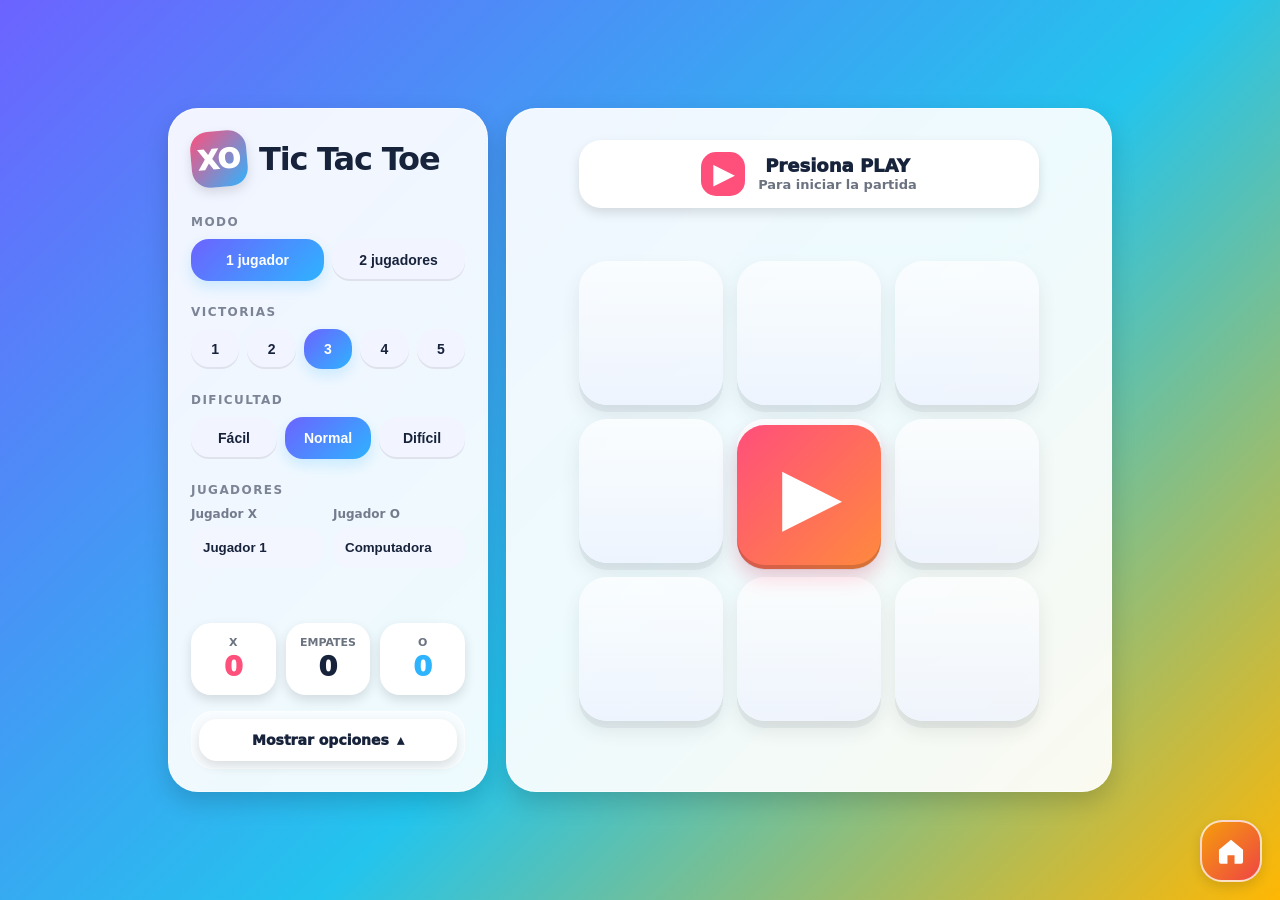
<file: Tictactoe.html>
<!DOCTYPE html>
<html lang="es">
<head>
  <meta charset="UTF-8" />
  <meta name="viewport" content="width=device-width, initial-scale=1.0, maximum-scale=1.0, user-scalable=no, viewport-fit=cover" />
  <title>Tic Tac Toe</title>
  <style>
    :root{
      --bg1:#6c63ff;
      --bg2:#23c4ed;
      --bg3:#ffb703;
      --card:rgba(255,255,255,.92);
      --ink:#17223b;
      --muted:#6b7280;
      --x:#ff4f7b;
      --o:#2eb3ff;
      --win:#1bd760;
      --shadow:0 10px 24px rgba(0,0,0,.16);
      --soft:0 5px 12px rgba(0,0,0,.12);
      --radius:30px;
    }

    *{box-sizing:border-box;-webkit-tap-highlight-color:transparent;user-select:none}
    html,body{height:100%;margin:0;font-family:Inter,ui-rounded,"Arial Rounded MT Bold",system-ui,-apple-system,BlinkMacSystemFont,"Segoe UI",sans-serif;color:var(--ink);overflow:hidden}
    body{
      min-height:100vh;
      display:grid;
      place-items:center;
      background:
        linear-gradient(135deg,var(--bg1),var(--bg2) 56%,var(--bg3));
    }

    .bubble{display:none!important}
    .b1{width:170px;height:170px;left:6vw;top:10vh}.b2{width:115px;height:115px;right:8vw;top:12vh;animation-delay:-2s}.b3{width:210px;height:210px;right:12vw;bottom:8vh;animation-delay:-4s}.b4{width:90px;height:90px;left:15vw;bottom:13vh;animation-delay:-1s}
    @keyframes float{0%,100%{transform:translateY(0) scale(1)}50%{transform:translateY(-18px) scale(1.04)}}

    .app{position:relative;width:min(96vw,980px);height:min(94vh,720px);display:grid;grid-template-columns:320px 1fr;gap:18px;padding:18px;z-index:2}
    .panel,.game-card{background:var(--card);border:1px solid rgba(255,255,255,.55);box-shadow:var(--shadow);border-radius:var(--radius);contain:layout}
    .panel{padding:22px;display:flex;flex-direction:column;gap:16px;overflow:visible}
    .logo{display:flex;align-items:center;gap:12px;margin-bottom:4px}
    .logo-mark{width:56px;height:56px;border-radius:18px;display:grid;place-items:center;background:linear-gradient(135deg,var(--x),var(--o));color:#fff;font-size:27px;font-weight:1000;box-shadow:var(--soft);transform:rotate(-5deg)}
    h1{font-size:32px;line-height:.95;margin:0;letter-spacing:-1.2px}

    .section-title{font-size:12px;font-weight:900;letter-spacing:.12em;text-transform:uppercase;color:#7c8495;margin:8px 0 -6px}
    .segmented{display:grid;grid-template-columns:1fr 1fr;gap:8px}.segmented.three{grid-template-columns:repeat(3,1fr)}.segmented.five{grid-template-columns:repeat(5,1fr)}.segmented.five button{padding:12px 6px}
    button{border:0;border-radius:18px;padding:13px 14px;font-weight:900;font-size:14px;color:var(--ink);background:#f2f5ff;box-shadow:inset 0 -2px 0 rgba(0,0,0,.08);cursor:pointer;transition:background .12s ease}
    @media (hover:hover){button:hover{filter:brightness(1.02)}}
    button:active{transform:scale(.985)}
    button.active{color:#fff;background:linear-gradient(135deg,var(--bg1),var(--o));box-shadow:0 6px 14px rgba(46,179,255,.20)}
    .primary{width:100%;font-size:17px;padding:16px 18px;color:#fff;background:linear-gradient(135deg,var(--x),#ff8a3d);box-shadow:0 7px 16px rgba(255,79,123,.22)}
    .ghost{background:rgba(255,255,255,.68)}

    .name-row{display:grid;grid-template-columns:1fr 1fr;gap:10px}
    .field{display:flex;flex-direction:column;gap:6px}.field label{font-size:12px;font-weight:900;color:#737b8d}.field input{width:100%;border:0;border-radius:16px;background:#f3f6ff;padding:13px 12px;font-weight:900;color:var(--ink);outline:2px solid transparent}.field input:focus{outline-color:rgba(46,179,255,.45);background:#fff}
    .scoreboard{display:grid;grid-template-columns:repeat(3,1fr);gap:10px;margin-top:auto}.score{background:#fff;border-radius:20px;padding:13px 10px;text-align:center;box-shadow:var(--soft)}.score .label{font-size:11px;color:var(--muted);font-weight:900;text-transform:uppercase}.score .num{font-size:27px;font-weight:1000;margin-top:2px}.score.x .num{color:var(--x)}.score.o .num{color:var(--o)}

    .game-card{position:relative;padding:22px;display:grid;grid-template-rows:86px minmax(0,1fr);gap:8px;overflow:hidden}
    .topbar{display:grid;place-items:center;min-height:76px;pointer-events:none}.status{min-height:62px;width:min(100%,460px);display:flex;align-items:center;justify-content:center;gap:13px;background:#fff;border-radius:22px;padding:12px 16px;box-shadow:var(--soft);text-align:center;opacity:0;transform:translateY(-10px) scale(.96);transition:opacity .14s ease,transform .14s ease}.status.show{opacity:1;transform:translateY(0) scale(1)}.turn-badge{width:44px;height:44px;border-radius:15px;display:grid;place-items:center;color:#fff;font-size:26px;font-weight:1000;background:var(--x);flex:0 0 auto}.turn-badge.o{background:var(--o)}.status-text{font-weight:1000;font-size:18px;line-height:1.1}.status-sub{font-size:13px;color:var(--muted);font-weight:800;margin-top:2px}
    .board-wrap{--board-gap:14px;display:grid;place-items:center;position:relative;min-height:0;min-width:0;overflow:visible;padding:6px 6px 18px}.board{width:var(--board-fit,min(82vmin,460px));height:var(--board-fit,min(82vmin,460px));display:grid;grid-template-columns:repeat(3,1fr);grid-template-rows:repeat(3,1fr);gap:var(--board-gap,14px);position:relative;contain:layout;overflow:visible}.cell{position:relative;width:100%;height:100%;min-width:0;min-height:0;padding:0;overflow:hidden;appearance:none;-webkit-appearance:none;touch-action:manipulation;border-radius:28px;background:linear-gradient(180deg,#fff,#eef3ff);box-shadow:0 7px 0 rgba(23,34,59,.08),0 10px 18px rgba(0,0,0,.10);display:grid;place-items:center;font-size:clamp(58px,10vmin,112px);font-weight:1000;line-height:1;cursor:pointer;transition:background .12s ease}.cell:hover{filter:brightness(1.03)}.cell:active{transform:none!important}.cell.disabled{cursor:not-allowed}.mark,.paint-mark{position:relative;width:100%;height:100%;display:block;pointer-events:none;line-height:1;font-size:0;opacity:0;transform:scale(.88);animation:pop .13s cubic-bezier(.2,1.25,.42,1) forwards}.mark::before,.mark::after,.paint-mark::before,.paint-mark::after{content:"";position:absolute;left:50%;top:50%;border-radius:999px;transform-origin:center;pointer-events:none}.mark.x::before,.mark.x::after,.paint-mark.x::before,.paint-mark.x::after{width:84%;height:var(--mark-stroke,12px);background:var(--x);box-shadow:0 2px 0 rgba(120,15,45,.16)}.mark.x::before,.paint-mark.x::before{transform:translate(-50%,-50%) rotate(45deg)}.mark.x::after,.paint-mark.x::after{transform:translate(-50%,-50%) rotate(-45deg)}.mark.o::before,.paint-mark.o::before{box-sizing:border-box;width:66%;height:66%;transform:translate(-50%,-50%);background:transparent;border:var(--mark-stroke,12px) solid var(--o);box-shadow:0 2px 0 rgba(12,74,110,.18),0 0 0 1px rgba(14,165,233,.14),inset 0 0 0 1px rgba(255,255,255,.26)}.mark.o::after,.paint-mark.o::after{display:none}@keyframes pop{to{transform:scale(1);opacity:1}}
    .start-btn{position:absolute;left:50%;top:50%;z-index:8;width:calc((var(--board-fit,min(82vmin,460px)) - var(--board-gap,14px) - var(--board-gap,14px))/3);height:calc((var(--board-fit,min(82vmin,460px)) - var(--board-gap,14px) - var(--board-gap,14px))/3);min-width:0;min-height:0;display:none;align-items:center;justify-content:center;padding:0;border-radius:28px;color:#fff;background:linear-gradient(135deg,#ff4f7b,#ff8a3d);font-size:clamp(46px,8vmin,88px);font-weight:1000;line-height:1;letter-spacing:0;text-transform:none;box-shadow:0 10px 20px rgba(255,79,123,.22),inset 0 -4px 0 rgba(0,0,0,.16);transform:translate(-50%,-50%);touch-action:manipulation}.start-btn.show{display:flex}.start-btn:active{transform:translate(-50%,-50%) scale(.97)}.board-wrap.waiting .board{opacity:.72}.board-wrap.waiting .cell{pointer-events:none}
    .winning .cell.win{background:linear-gradient(180deg,#eafff0,#c7ffd9);box-shadow:0 7px 0 rgba(27,215,96,.15),0 10px 18px rgba(0,0,0,.10)}.winning .cell:not(.win){filter:saturate(.45);opacity:.62}

    .options-details{position:relative;z-index:20;background:rgba(255,255,255,.58);border-radius:22px;padding:8px;box-shadow:inset 0 0 0 1px rgba(255,255,255,.65)}.options-details[open]{z-index:60}.options-details summary{list-style:none;display:flex;align-items:center;justify-content:center;gap:8px;border-radius:18px;padding:13px 14px;font-size:14px;font-weight:1000;cursor:pointer;background:#fff;box-shadow:var(--soft)}.options-details summary::-webkit-details-marker{display:none}.options-details summary::after{content:'▴';font-size:14px;transition:transform .18s ease}.options-details[open] summary::after{transform:rotate(180deg)}.options-grid{position:absolute;left:0;right:0;bottom:calc(100% + 8px);display:grid;grid-template-columns:1fr 1fr;gap:9px;padding:12px;background:rgba(255,255,255,.96);border-radius:22px;box-shadow:var(--soft);border:1px solid rgba(255,255,255,.72)}.options-grid .wide{grid-column:1/-1}.danger{color:#fff;background:linear-gradient(135deg,#ff4f7b,#ff8a3d)}.need-confirm{background:#17223b!important;color:#fff!important}.toast{position:absolute;left:50%;bottom:22px;transform:translateX(-50%) translateY(20px);padding:13px 18px;border-radius:18px;background:rgba(23,34,59,.92);color:#fff;font-weight:900;opacity:0;pointer-events:none;transition:.16s ease;z-index:5}.toast.show{opacity:1;transform:translateX(-50%) translateY(0)}
    .confetti{position:absolute;inset:0;pointer-events:none;overflow:hidden}.piece{position:absolute;width:10px;height:16px;border-radius:4px;top:-20px;animation:fall 800ms linear forwards}@keyframes fall{to{transform:translateY(760px) rotate(420deg);opacity:.05}}


    .home-fab{position:fixed;right:18px;bottom:18px;z-index:70;width:62px;height:62px;border-radius:22px;background:linear-gradient(135deg,#f59e0b,#ef4444);display:grid;place-items:center;color:#fff;text-decoration:none;border:2px solid rgba(255,255,255,.75);box-shadow:var(--soft)}.home-fab svg{width:34px;height:34px;fill:currentColor}.home-fab:active{transform:scale(.96)}

    .champion-screen{position:fixed;inset:0;z-index:50;display:grid;place-items:center;text-align:center;padding:28px;background:radial-gradient(circle at 20% 10%,rgba(255,255,255,.36),transparent 26%),radial-gradient(circle at 80% 20%,rgba(255,183,3,.38),transparent 30%),linear-gradient(135deg,#17223b,#6c63ff 55%,#23c4ed);color:#fff;opacity:0;pointer-events:none;transform:scale(1.02);transition:opacity .28s ease,transform .28s ease}.champion-screen.show{opacity:1;pointer-events:auto;transform:scale(1)}.champion-content{width:min(92vw,760px);display:grid;gap:14px;justify-items:center}.champion-icon{font-size:clamp(84px,18vmin,170px);line-height:.9;animation:none}.champion-title{font-size:clamp(34px,9vmin,82px);line-height:.92;margin:0;font-weight:1000;letter-spacing:-2px;text-shadow:0 14px 30px rgba(0,0,0,.25)}.champion-name{font-size:clamp(28px,7vmin,64px);font-weight:1000;color:#ffdd6e;text-shadow:0 10px 26px rgba(0,0,0,.28)}.champion-score{font-size:clamp(18px,4vmin,34px);font-weight:1000;background:rgba(255,255,255,.16);border:1px solid rgba(255,255,255,.26);padding:12px 22px;border-radius:999px;}.champion-screen .primary{width:min(88vw,340px);margin-top:10px}@keyframes trophyPulse{from{transform:scale(.98) rotate(-2deg)}to{transform:scale(1.05) rotate(2deg)}}


    /* Perfil optimizado para pantallas interactivas Android: menos capas pesadas, sin blur y sin animaciones permanentes. */
    @media (pointer:coarse){
      .panel,.game-card,.score,.status,.options-grid,.toast,.home-fab{box-shadow:var(--soft)}
      .cell{box-shadow:0 6px 0 rgba(23,34,59,.08),0 8px 14px rgba(0,0,0,.10)}
      .mark{animation-duration:.16s}
    }

    @media (max-width:820px){
      html,body{height:auto;min-height:100%;overflow-x:hidden;overflow-y:auto}
      body{display:block;min-height:100dvh;padding:10px;padding-bottom:calc(78px + env(safe-area-inset-bottom));place-items:initial}
      .bubble{display:none}
      .app{width:100%;height:auto;min-height:0;display:flex;flex-direction:column;gap:12px;padding:0}
      .game-card{order:1;width:100%;min-height:0;height:auto;padding:14px;display:grid;grid-template-rows:auto auto;gap:10px;overflow:visible}
      .panel{order:2;width:100%;padding:16px;gap:12px;overflow:visible}
      .topbar{min-height:auto;pointer-events:none}
      .status{width:100%;min-height:58px;padding:10px 12px;border-radius:20px}
      .status-text{font-size:16px}.status-sub{font-size:12px}
      .turn-badge{width:40px;height:40px;border-radius:14px;font-size:24px}
      .board-wrap{--board-gap:10px;width:100%;min-height:0;overflow:visible}
      .board{--board-size:min(92vw,430px,max(260px,calc(100dvh - 205px)));width:var(--board-fit,var(--board-size));height:var(--board-fit,var(--board-size));gap:var(--board-gap,10px)}
      .cell{border-radius:22px;font-size:clamp(52px,18vw,96px);box-shadow:0 8px 0 rgba(23,34,59,.09),0 12px 22px rgba(0,0,0,.12)}
      h1{font-size:28px}
      .logo-mark{width:50px;height:50px;border-radius:16px;font-size:24px}
      .scoreboard{margin-top:4px}
      .options-grid{position:static;margin-top:8px;grid-template-columns:1fr 1fr;box-shadow:var(--soft)}
      .home-fab{top:12px;right:12px;bottom:auto;width:54px;height:54px;border-radius:20px}.home-fab svg{width:30px;height:30px}
      .toast{position:fixed;bottom:calc(16px + env(safe-area-inset-bottom));z-index:90;max-width:calc(100vw - 28px);text-align:center}
      .champion-screen{padding:18px}
    }
    @media (max-width:420px){
      body{padding:8px;padding-bottom:calc(74px + env(safe-area-inset-bottom))}
      .panel,.game-card{border-radius:24px;padding:12px}
      .name-row{grid-template-columns:1fr}
      .segmented.three{grid-template-columns:1fr}
      .segmented.five{grid-template-columns:repeat(5,1fr)}
      .segmented.five button{padding:11px 4px}
      .options-grid{grid-template-columns:1fr}
      .status{padding:9px 10px}
      .turn-badge{width:38px;height:38px;font-size:22px}
      .board-wrap{--board-gap:8px}
      .board{--board-size:min(92vw,390px,max(230px,calc(100dvh - 198px)));gap:var(--board-gap,8px)}
      .cell{border-radius:18px;font-size:clamp(48px,18vw,86px)}
      .score{padding:10px 8px}.score .num{font-size:24px}.score .label{font-size:10px}
    }
    @media (max-width:820px) and (orientation:landscape){
      body{padding:8px}
      .app{display:grid;grid-template-columns:minmax(250px,320px) 1fr;gap:10px;align-items:start}
      .panel{order:1;max-height:calc(100dvh - 16px);overflow:auto}
      .game-card{order:2;min-height:calc(100dvh - 16px);grid-template-rows:auto minmax(0,1fr);overflow:hidden}
      .board{--board-size:min(56vw,max(220px,calc(100dvh - 138px)),370px)}
      .options-grid{position:static;margin-top:8px}
      .home-fab{top:auto;bottom:10px;right:10px;width:52px;height:52px}
    }

    /* Ajuste extra para pantallas interactivas Android: respuesta más inmediata.
       Se evita que cada toque dispare animaciones/sombras caras. */
    @media (pointer:coarse){
      button,.status,.toast,.cell,.options-details summary::after{transition:none!important}
      .mark{animation:none!important;opacity:1!important;transform:none!important;text-shadow:none!important}
      .cell{box-shadow:0 4px 0 rgba(23,34,59,.07),0 5px 9px rgba(0,0,0,.08)}
      .winning .cell.win{box-shadow:0 4px 0 rgba(27,215,96,.13),0 5px 9px rgba(0,0,0,.08)}
      .winning .cell:not(.win){filter:none;opacity:.70}
      .piece{animation-duration:620ms!important}
      .champion-screen{transition:opacity .12s ease!important;transform:none!important}
    }




  </style>
</head>
<body>
  <div class="bubble b1"></div><div class="bubble b2"></div><div class="bubble b3"></div><div class="bubble b4"></div>

  <a class="home-fab" id="homeBtn" href="index.html" aria-label="Volver al inicio"><svg viewBox="0 0 24 24" aria-hidden="true"><path d="M3.5 11.2 12 4l8.5 7.2v8.3a1.5 1.5 0 0 1-1.5 1.5h-4.5v-6h-5v6H5a1.5 1.5 0 0 1-1.5-1.5z"/></svg></a>

  <main class="app" aria-label="Juego de Tic Tac Toe">
    <aside class="panel">
      <div class="logo"><div class="logo-mark">XO</div><h1>Tic Tac Toe</h1></div>

      <div class="section-title">Modo</div>
      <div class="segmented" role="group" aria-label="Modo de juego">
        <button id="modeCpu" class="active" type="button">1 jugador</button>
        <button id="modeHuman" type="button">2 jugadores</button>
      </div>

      <div class="section-title">Victorias</div>
      <div class="segmented five" role="group" aria-label="Victorias para ganar">
        <button class="goal" data-goal="1" type="button">1</button>
        <button class="goal" data-goal="2" type="button">2</button>
        <button class="goal active" data-goal="3" type="button">3</button>
        <button class="goal" data-goal="4" type="button">4</button>
        <button class="goal" data-goal="5" type="button">5</button>
      </div>

      <div class="section-title cpu-only">Dificultad</div>
      <div class="segmented three cpu-only" role="group" aria-label="Dificultad">
        <button class="diff" data-diff="easy" type="button">Fácil</button>
        <button class="diff active" data-diff="normal" type="button">Normal</button>
        <button class="diff" data-diff="hard" type="button">Difícil</button>
      </div>

      <div class="section-title">Jugadores</div>
      <div class="name-row">
        <div class="field"><label for="nameX">Jugador X</label><input id="nameX" value="Jugador 1" maxlength="14" /></div>
        <div class="field"><label for="nameO">Jugador O</label><input id="nameO" value="Computadora" maxlength="14" /></div>
      </div>

      <div class="scoreboard" aria-label="Marcador">
        <div class="score x"><div class="label">X</div><div class="num" id="scoreX">0</div></div>
        <div class="score"><div class="label">Empates</div><div class="num" id="scoreD">0</div></div>
        <div class="score o"><div class="label">O</div><div class="num" id="scoreO">0</div></div>
      </div>

      <details class="options-details" id="optionsBox">
        <summary id="optionsSummary">Mostrar opciones</summary>
        <div class="options-grid">
          <button class="primary wide" id="newMatch" type="button">Nueva partida</button>
          <button class="ghost" id="restartRound" type="button">Reiniciar ronda</button>
          <button class="ghost danger" id="resetScore" type="button">Borrar marcador</button>
          <button class="ghost" id="soundBtn" type="button">🔊 Sonido</button>
          <button class="ghost" id="fullBtn" type="button">⛶ Pantalla</button>
        </div>
      </details>
    </aside>

    <section class="game-card">
      <div class="confetti" id="confetti"></div>
      <div class="topbar">
        <div class="status" id="status" aria-live="polite">
          <div class="turn-badge" id="turnBadge">X</div>
          <div><div class="status-text" id="statusText">Turno</div><div class="status-sub" id="statusSub">Listo</div></div>
        </div>
      </div>
      <div class="board-wrap" id="boardWrap"><div class="board" id="board" role="grid" aria-label="Tablero de Tic Tac Toe"></div><button class="start-btn show" id="startBtn" type="button" aria-label="Iniciar juego">▶</button></div>
      <div class="toast" id="toast">Mensaje</div>
    </section>
  </main>

  <section class="champion-screen" id="championScreen" aria-live="polite">
    <div class="confetti" id="championConfetti"></div>
    <div class="champion-content">
      <div class="champion-icon">🏆</div>
      <h2 class="champion-title">Ganador final</h2>
      <div class="champion-name" id="championName">Jugador</div>
      <div class="champion-score" id="championScore">0 - 0</div>
      <button class="primary" id="championNewMatch" type="button">Nueva partida</button>
    </div>
  </section>

  <script>
    (() => {
      'use strict';

      const boardEl = document.getElementById('board');
      const boardWrap = document.getElementById('boardWrap');
      const startBtn = document.getElementById('startBtn');
      const statusBox = document.getElementById('status');
      const statusText = document.getElementById('statusText');
      const statusSub = document.getElementById('statusSub');
      const turnBadge = document.getElementById('turnBadge');
      const modeCpu = document.getElementById('modeCpu');
      const modeHuman = document.getElementById('modeHuman');
      const diffButtons = [...document.querySelectorAll('.diff')];
      const goalButtons = [...document.querySelectorAll('.goal')];
      const cpuOnly = [...document.querySelectorAll('.cpu-only')];
      const nameX = document.getElementById('nameX');
      const nameO = document.getElementById('nameO');
      const newMatch = document.getElementById('newMatch');
      const restartRound = document.getElementById('restartRound');
      const resetScore = document.getElementById('resetScore');
      const scoreX = document.getElementById('scoreX');
      const scoreO = document.getElementById('scoreO');
      const scoreD = document.getElementById('scoreD');
      const toast = document.getElementById('toast');
      const soundBtn = document.getElementById('soundBtn');
      const fullBtn = document.getElementById('fullBtn');
      const optionsBox = document.getElementById('optionsBox');
      const optionsSummary = document.getElementById('optionsSummary');
      const confetti = document.getElementById('confetti');
      const championScreen = document.getElementById('championScreen');
      const championName = document.getElementById('championName');
      const championScore = document.getElementById('championScore');
      const championNewMatch = document.getElementById('championNewMatch');
      const championConfetti = document.getElementById('championConfetti');
      const homeBtn = document.getElementById('homeBtn');

      const wins = [[0,1,2],[3,4,5],[6,7,8],[0,3,6],[1,4,7],[2,5,8],[0,4,8],[2,4,6]];
      let cells = Array(9).fill('');
      let current = 'X';
      let nextStarter = Math.random() < 0.5 ? 'X' : 'O';
      let roundStarter = nextStarter;
      let locked = false;
      let mode = 'cpu';
      let difficulty = 'normal';
      let targetWins = 3;
      let matchOver = false;
      let soundOn = true;
      let score = { X:0, O:0, D:0 };
      let audioCtx = null;
      let roundTimer = null;
      let waitingStart = true;
      let pendingStarter = nextStarter;
      let pendingAdvanceStarter = true;
      let boardButtons = [];
      let lastCells = Array(9).fill(null);

      // En pantallas interactivas Android el retraso artificial se siente como lag.
      // PERF_FAST se activa en pantallas táctiles/Android para responder casi inmediato.
      const PERF_FAST = window.matchMedia('(pointer: coarse)').matches || /Android/i.test(navigator.userAgent || '');
      if(PERF_FAST) document.documentElement.classList.add('perf-lite');
      // Pausas humanas: variables y moderadas. No son trabajo pesado, solo espera visual.
      const CPU_START_DELAY_MIN = PERF_FAST ? 620 : 700;
      const CPU_START_DELAY_MAX = PERF_FAST ? 920 : 1050;
      const CPU_MOVE_DELAY_MIN = PERF_FAST ? 460 : 520;
      const CPU_MOVE_DELAY_MAX = PERF_FAST ? 760 : 900;
      const ROUND_RESULT_HOLD = PERF_FAST ? 760 : 920;
      const CHAMPION_DELAY = PERF_FAST ? 380 : 520;
      let fitScheduled = false;

      function initBoard(){
        boardEl.innerHTML = '';
        boardButtons = [];
        lastCells = Array(9).fill(null);
        for(let i=0;i<9;i++){
          const btn = document.createElement('button');
          btn.className = 'cell';
          btn.type = 'button';
          btn.dataset.index = i;
          btn.setAttribute('role','gridcell');
          btn.addEventListener('pointerdown', (event) => {
            event.preventDefault();
            handleCell(i);
          }, {passive:false});
          boardEl.appendChild(btn);
          boardButtons.push(btn);
        }
      }

      function playerName(mark){
        const fallback = mark === 'X' ? 'Jugador 1' : (mode === 'cpu' ? 'Computadora' : 'Jugador 2');
        const raw = mark === 'X' ? nameX.value.trim() : nameO.value.trim();
        return raw || fallback;
      }

      function setStatus(title, sub='', mark=current){
        clearTimeout(showMessage.timer);
        turnBadge.textContent = mark === 'D' ? '↔' : mark;
        turnBadge.classList.toggle('o', mark === 'O');
        statusText.textContent = title;
        statusSub.textContent = sub;
        statusBox.classList.add('show');
      }

      function showMessage(title, sub='', mark=current){
        setStatus(title, sub, mark);
      }

      function showTurn(){
        const starterText = current === roundStarter ? 'Inicia esta ronda' : `Meta: ${targetWins}`;
        setStatus(`Turno de ${playerName(current)}`, starterText, current);
      }

      function cpuDelay(kind='move'){
        const min = kind === 'start' ? CPU_START_DELAY_MIN : CPU_MOVE_DELAY_MIN;
        const max = kind === 'start' ? CPU_START_DELAY_MAX : CPU_MOVE_DELAY_MAX;
        return Math.round(min + Math.random() * (max - min));
      }

      function showCpuThinking(sub='Pensando la jugada'){
        setStatus('Turno de Computadora', sub, 'O');
      }

      function setStartButton(label='START'){
        waitingStart = true;
        locked = true;
        startBtn.textContent = '▶';
        startBtn.setAttribute('aria-label', label === 'START' ? 'Iniciar partida' : 'Continuar');
        startBtn.title = label === 'START' ? 'Iniciar partida' : 'Continuar';
        startBtn.classList.add('show');
        boardWrap.classList.add('waiting');
        setStatus('Presiona PLAY', 'Para iniciar la partida', '▶');
      }

      function hideStartButton(){
        waitingStart = false;
        startBtn.classList.remove('show');
        boardWrap.classList.remove('waiting');
      }

      function prepareRoundStart(label='START', keepStarter=false){
        clearTimeout(roundTimer);
        cells = Array(9).fill('');
        lastCells = Array(9).fill(null);
        pendingStarter = keepStarter ? (roundStarter || nextStarter) : nextStarter;
        pendingAdvanceStarter = !keepStarter;
        roundStarter = pendingStarter;
        current = pendingStarter;
        confetti.innerHTML = '';
        render();
        setStartButton(label);
      }

      function render(winLine=[]){
        const winSet = new Set(winLine);
        for(let i=0;i<boardButtons.length;i++){
          const btn = boardButtons[i];
          const value = cells[i];

          // No recrear el HTML en cada render: en Android eso vuelve a disparar
          // animaciones y repintados aunque la casilla no haya cambiado.
          if(lastCells[i] !== value){
            btn.textContent = '';
            if(value){
              // PERF 4K: marca vectorial/CSS, sin canvas ni mediciones por jugada.
              const markEl = document.createElement('span');
              markEl.className = 'mark ' + value.toLowerCase();
              markEl.setAttribute('aria-hidden','true');
              btn.appendChild(markEl);
            }
            lastCells[i] = value;
          }

          btn.classList.toggle('disabled', !!value || locked);
          btn.classList.toggle('win', winSet.has(i));
          btn.setAttribute('aria-label', value ? `Casilla ${i+1}: ${value}` : `Casilla ${i+1}: vacía`);
        }
        boardEl.classList.toggle('winning', winLine.length>0);
      }

      function startRound(showReady=true, starter=null){
        if(matchOver) return;
        clearTimeout(roundTimer);
        hideStartButton();
        cells = Array(9).fill('');
        lastCells = Array(9).fill(null);
        const chosenStarter = starter || nextStarter;
        roundStarter = chosenStarter;
        current = chosenStarter;
        if(!starter) nextStarter = chosenStarter === 'X' ? 'O' : 'X';
        locked = false;
        confetti.innerHTML = '';
        render();
        if(showReady) showTurn();
        if(mode === 'cpu' && current === 'O'){
          locked = true;
          showCpuThinking('Inicia esta ronda');
          render();
          roundTimer = setTimeout(cpuMove, cpuDelay('start'));
        }
      }

      function startNewMatch(showToastMsg=true){
        clearTimeout(roundTimer);
        score = {X:0,O:0,D:0};
        matchOver = false;
        nextStarter = Math.random() < 0.5 ? 'X' : 'O';
        roundStarter = nextStarter;
        current = roundStarter;
        championScreen.classList.remove('show');
        updateScore();
        prepareRoundStart('START');
        if(showToastMsg) showToast('Nueva partida lista');
      }

      function handleCell(index){
        if(waitingStart || locked || cells[index] || matchOver) return;
        if(mode === 'cpu' && current === 'O') return;
        makeMove(index, current);
      }

      function makeMove(index, mark){
        if(cells[index] || locked || matchOver) return;
        cells[index] = mark;
        playMoveSound(mark);
        const result = checkResult(cells);
        render(result.line || []);
        if(result.done){
          endRound(result);
          return;
        }
        current = mark === 'X' ? 'O' : 'X';
        showTurn();
        if(mode === 'cpu' && current === 'O'){
          locked = true;
          showCpuThinking('Pensando la jugada');
          render();
          roundTimer = setTimeout(cpuMove, cpuDelay('move'));
        }
      }

      function cpuMove(){
        if(matchOver || waitingStart) return;
        const idx = chooseCpuMove();
        locked = false;
        if(idx !== -1) makeMove(idx, 'O');
      }

      function chooseCpuMove(){
        const empty = available(cells);
        if(empty.length === 0) return -1;
        if(difficulty === 'easy') return randomFrom(empty);
        if(difficulty === 'normal'){
          const win = findTacticalMove(cells,'O');
          if(win !== -1) return win;
          const block = findTacticalMove(cells,'X');
          if(block !== -1) return block;
          if(cells[4] === '') return 4;
          const corners = [0,2,6,8].filter(i=>cells[i]==='');
          if(corners.length) return randomFrom(corners);
          return randomFrom(empty);
        }
        return chooseHardMove(cells);
      }

      function randomFrom(arr){return arr[Math.floor(Math.random()*arr.length)];}
      function available(state){return state.map((v,i)=>v===''?i:null).filter(v=>v!==null);}
      function findTacticalMove(state, mark){
        for(const line of wins){
          const vals = line.map(i=>state[i]);
          if(vals.filter(v=>v===mark).length===2 && vals.includes('')) return line[vals.indexOf('')];
        }
        return -1;
      }

      function chooseHardMove(state){
        // IA difícil sin minimax recursivo: decisión estratégica constante.
        // Mucho más liviana para CPU Android limitada y suficiente para 3 en raya.
        const win = findTacticalMove(state,'O');
        if(win !== -1) return win;
        const block = findTacticalMove(state,'X');
        if(block !== -1) return block;
        const fork = findForkMove(state,'O');
        if(fork !== -1) return fork;
        const blockFork = findForkMove(state,'X');
        if(blockFork !== -1) return blockFork;
        if(state[4] === '') return 4;
        const opposite = oppositeCorner(state);
        if(opposite !== -1) return opposite;
        const corner = firstOpen(state,[0,2,6,8]);
        if(corner !== -1) return corner;
        const side = firstOpen(state,[1,3,5,7]);
        return side;
      }

      function firstOpen(state, list){
        for(let i=0;i<list.length;i++) if(state[list[i]] === '') return list[i];
        return -1;
      }

      function oppositeCorner(state){
        if(state[0] === 'X' && state[8] === '') return 8;
        if(state[8] === 'X' && state[0] === '') return 0;
        if(state[2] === 'X' && state[6] === '') return 6;
        if(state[6] === 'X' && state[2] === '') return 2;
        return -1;
      }

      function findForkMove(state, mark){
        for(let i=0;i<9;i++){
          if(state[i] !== '') continue;
          state[i] = mark;
          let threats = 0;
          for(const line of wins){
            let own = 0, empty = 0;
            for(const pos of line){
              if(state[pos] === mark) own++;
              else if(state[pos] === '') empty++;
            }
            if(own === 2 && empty === 1) threats++;
          }
          state[i] = '';
          if(threats >= 2) return i;
        }
        return -1;
      }

      function checkResult(state){
        for(const line of wins){
          const [a,b,c] = line;
          if(state[a] && state[a]===state[b] && state[b]===state[c]) return {done:true,winner:state[a],line};
        }
        if(state.every(Boolean)) return {done:true,winner:'D',line:[]};
        return {done:false,winner:null,line:[]};
      }

      function endRound(result){
        locked = true;
        clearTimeout(roundTimer);
        if(result.winner === 'D'){
          score.D++;
          updateScore();
          showMessage('Empate', 'Nueva ronda', 'D', 1050);
          playSound(240,.18);
          roundTimer = setTimeout(()=>startRound(true), ROUND_RESULT_HOLD);
          return;
        }

        score[result.winner]++;
        updateScore();
        const name = playerName(result.winner);
        if(!PERF_FAST) burstConfetti(confetti, 20); else burstConfetti(confetti, 10, 700);
        playWinTune();

        if(score[result.winner] >= targetWins){
          matchOver = true;
          showMessage(`Ganó ${name}`, 'Resultado final', result.winner, 900);
          roundTimer = setTimeout(()=>showChampion(name), CHAMPION_DELAY);
        } else {
          showMessage(`Punto para ${name}`, `${score.X} - ${score.O}`, result.winner, 1050);
          roundTimer = setTimeout(()=>startRound(true), ROUND_RESULT_HOLD);
        }
      }

      function showChampion(name){
        championName.textContent = name;
        championScore.textContent = `${playerName('X')} ${score.X} - ${score.O} ${playerName('O')}`;
        championScreen.classList.add('show');
        burstConfetti(championConfetti, PERF_FAST ? 24 : 54, PERF_FAST ? 900 : 1600);
      }

      function updateScore(){
        scoreX.textContent = score.X;
        scoreO.textContent = score.O;
        scoreD.textContent = score.D;
      }

      function setMode(next){
        mode = next;
        modeCpu.classList.toggle('active', mode === 'cpu');
        modeHuman.classList.toggle('active', mode === 'human');
        cpuOnly.forEach(el=>el.style.display = mode === 'cpu' ? '' : 'none');
        if(mode === 'cpu'){
          if(nameO.value.trim()==='' || nameO.value.trim()==='Jugador 2') nameO.value = 'Computadora';
        } else if(nameO.value.trim()==='' || nameO.value.trim()==='Computadora'){
          nameO.value = 'Jugador 2';
        }
        startNewMatch(false);
        showToast(mode === 'cpu' ? 'Modo 1 jugador listo' : 'Modo 2 jugadores listo');
      }

      function setDifficulty(diff){
        difficulty = diff;
        diffButtons.forEach(btn=>btn.classList.toggle('active', btn.dataset.diff === diff));
        startNewMatch(false);
        showToast(`Dificultad: ${diff === 'easy' ? 'fácil' : diff === 'normal' ? 'normal' : 'difícil'} · presiona PLAY`);
      }

      function setGoal(goal){
        targetWins = Number(goal);
        goalButtons.forEach(btn=>btn.classList.toggle('active', Number(btn.dataset.goal) === targetWins));
        startNewMatch(false);
        showToast(`Meta: ${targetWins} · presiona PLAY`);
      }

      function resetScores(){
        score = {X:0,O:0,D:0};
        matchOver = false;
        nextStarter = Math.random() < 0.5 ? 'X' : 'O';
        championScreen.classList.remove('show');
        updateScore();
        prepareRoundStart('START');
        showToast('Marcador borrado · presiona PLAY');
      }

      function closeOptions(){
        if(optionsBox.open) optionsBox.open = false;
      }

      function scheduleFitBoard(){
        if(fitScheduled) return;
        fitScheduled = true;
        requestAnimationFrame(()=>{
          fitScheduled = false;
          fitBoardToContainer();
        });
      }

      function fitBoardToContainer(){
        const wrap = document.querySelector('.board-wrap');
        if(!wrap || !boardEl) return;
        const rect = wrap.getBoundingClientRect();
        if(rect.width < 120 || rect.height < 120) return;
        const isSmall = window.matchMedia('(max-width: 820px)').matches;
        const isLandscape = window.matchMedia('(orientation: landscape)').matches;
        const maxSize = isSmall ? (isLandscape ? 370 : 430) : 460;
        // Reserva inferior para sombras de las celdas y barras de Android/WebView.
        const safety = isSmall ? 24 : 18;
        const size = Math.max(220, Math.min(maxSize, Math.floor(Math.min(rect.width, rect.height) - safety)));
        boardEl.style.setProperty('--board-fit', size + 'px');
        if(boardWrap) boardWrap.style.setProperty('--board-fit', size + 'px');
        // Grosor único para X y O, calculado desde el tamaño real del tablero.
        // Así ambas marcas mantienen el mismo peso visual sin reglas duplicadas.
        const markStroke = Math.max(9, Math.min(18, Math.round(size / 42)));
        boardEl.style.setProperty('--mark-stroke', markStroke + 'px');
      }


      function confirmTap(button, message, action){
        if(button.dataset.confirming === 'yes'){
          clearTimeout(button.confirmTimer);
          button.dataset.confirming = 'no';
          button.classList.remove('need-confirm');
          button.textContent = button.dataset.originalText;
          action();
          return;
        }
        button.dataset.originalText = button.textContent;
        button.dataset.confirming = 'yes';
        button.classList.add('need-confirm');
        button.textContent = 'Confirmar';
        showToast(message);
        clearTimeout(button.confirmTimer);
        button.confirmTimer = setTimeout(()=>{
          button.dataset.confirming = 'no';
          button.classList.remove('need-confirm');
          button.textContent = button.dataset.originalText;
        }, 1800);
      }

      function showToast(message){
        toast.textContent = message;
        toast.classList.add('show');
        clearTimeout(showToast.timer);
        showToast.timer = setTimeout(()=>toast.classList.remove('show'), 1200);
      }

      function getAudio(){
        if(!audioCtx) audioCtx = new (window.AudioContext || window.webkitAudioContext)();
        return audioCtx;
      }

      function playSound(freq=440,duration=.1,type='square',volume=.085){
        if(!soundOn) return;
        try{
          const ctx = getAudio();
          const now = ctx.currentTime;
          const osc = ctx.createOscillator();
          const gain = ctx.createGain();
          osc.type = type;
          osc.frequency.setValueAtTime(freq, now);
          gain.gain.setValueAtTime(volume, now);
          gain.gain.exponentialRampToValueAtTime(.001, now + duration);
          osc.connect(gain); gain.connect(ctx.destination);
          osc.start(now); osc.stop(now + duration);
          setTimeout(()=>{ try{ osc.disconnect(); gain.disconnect(); }catch(e){} }, Math.ceil(duration*1000)+30);
        }catch(e){}
      }

      function playMoveSound(mark){
        if(!soundOn) return;
        try{
          const ctx = getAudio();
          const now = ctx.currentTime;

          // Sonidos nuevos para aplastar la casilla:
          // X = golpe de brocha seco y profundo.
          // O = pop redondo con cierre suave. Son cortos para no cargar Android.
          function tone(type, from, to, start, dur, vol, destination){
            const osc = ctx.createOscillator();
            const gain = ctx.createGain();
            osc.type = type;
            osc.frequency.setValueAtTime(from, start);
            osc.frequency.exponentialRampToValueAtTime(Math.max(1, to), start + dur);
            gain.gain.setValueAtTime(.0001, start);
            gain.gain.linearRampToValueAtTime(vol, start + .006);
            gain.gain.exponentialRampToValueAtTime(.001, start + dur);
            osc.connect(gain);
            gain.connect(destination || ctx.destination);
            osc.start(start);
            osc.stop(start + dur + .012);
            setTimeout(()=>{ try{ osc.disconnect(); gain.disconnect(); }catch(e){} }, Math.ceil((dur + .05) * 1000));
          }

          function noise(start, dur, vol, filterType, freq, q){
            const length = Math.max(1, Math.floor(ctx.sampleRate * dur));
            const buffer = ctx.createBuffer(1, length, ctx.sampleRate);
            const data = buffer.getChannelData(0);
            for(let i=0;i<length;i++){
              const fade = 1 - (i / length);
              data[i] = (Math.random() * 2 - 1) * fade;
            }
            const src = ctx.createBufferSource();
            const filter = ctx.createBiquadFilter();
            const gain = ctx.createGain();
            filter.type = filterType;
            filter.frequency.setValueAtTime(freq, start);
            filter.Q.setValueAtTime(q, start);
            gain.gain.setValueAtTime(vol, start);
            gain.gain.exponentialRampToValueAtTime(.001, start + dur);
            src.buffer = buffer;
            src.connect(filter);
            filter.connect(gain);
            gain.connect(ctx.destination);
            src.start(start);
            src.stop(start + dur);
            setTimeout(()=>{ try{ src.disconnect(); filter.disconnect(); gain.disconnect(); }catch(e){} }, Math.ceil((dur + .05) * 1000));
          }

          if(mark === 'X'){
            // Más contundente: golpe grave + roce corto, como brocha tocando fuerte.
            tone('triangle', 165, 82, now, .105, .105);
            tone('sine', 620, 430, now + .004, .055, .050);
            noise(now + .002, .034, .030, 'bandpass', 1150, .85);
          }else{
            // Más redondo: pop elástico + brillo corto, diferente a la X.
            tone('sine', 210, 360, now, .095, .090);
            tone('triangle', 520, 690, now + .010, .065, .045);
            noise(now + .006, .030, .022, 'highpass', 1450, .65);
          }
        }catch(e){}
      }

      function playWinTune(){
        if(!soundOn) return;
        const notes = PERF_FAST ? [523,784] : [392,523,659,784];
        notes.forEach((f,i)=>setTimeout(()=>playSound(f,.085,'triangle',.075), i*82));
      }

      function burstConfetti(target, amount=42, clearMs=1300){
        target.innerHTML = '';
        if(PERF_FAST) return;
        const colors = ['#ff4f7b','#2eb3ff','#ffb703','#1bd760','#6c63ff'];
        for(let i=0;i<amount;i++){
          const p = document.createElement('span');
          p.className = 'piece';
          p.style.left = `${Math.random()*100}%`;
          p.style.background = colors[i % colors.length];
          p.style.animationDelay = PERF_FAST ? '0ms' : `${Math.random()*180}ms`;
          p.style.transform = `rotate(${Math.random()*180}deg)`;
          target.appendChild(p);
        }
        setTimeout(()=>target.innerHTML='', clearMs);
      }

      async function toggleFullscreen(){
        try{
          if(!document.fullscreenElement) await document.documentElement.requestFullscreen();
          else await document.exitFullscreen();
        }catch(e){showToast('Pantalla no disponible');}
      }

      modeCpu.addEventListener('click',()=>setMode('cpu'));
      modeHuman.addEventListener('click',()=>setMode('human'));
      diffButtons.forEach(btn=>btn.addEventListener('click',()=>setDifficulty(btn.dataset.diff)));
      goalButtons.forEach(btn=>btn.addEventListener('click',()=>setGoal(btn.dataset.goal)));
      startBtn.addEventListener('pointerdown', event => {
        event.preventDefault();
        if(pendingAdvanceStarter) startRound(true);
        else startRound(true, pendingStarter);
      }, {passive:false});
      newMatch.addEventListener('click',()=>confirmTap(newMatch,'Confirmar nueva partida',()=>startNewMatch(true)));
      restartRound.addEventListener('click',()=>confirmTap(restartRound,'Confirmar reinicio',()=>prepareRoundStart('START', true)));
      resetScore.addEventListener('click',()=>confirmTap(resetScore,'Confirmar borrado',resetScores));
      championNewMatch.addEventListener('click',()=>startNewMatch(false));
      soundBtn.addEventListener('click',()=>{soundOn=!soundOn;soundBtn.textContent=soundOn?'🔊 Sonido':'🔇 Sonido';showToast(soundOn?'Sonido activado':'Sonido apagado');});
      fullBtn.addEventListener('click',toggleFullscreen);
      optionsBox.addEventListener('toggle',()=>{optionsSummary.textContent = optionsBox.open ? 'Contraer opciones' : 'Mostrar opciones';});
      document.addEventListener('pointerdown', event => {
        if(!optionsBox.open) return;
        if(optionsBox.contains(event.target)) return;
        closeOptions();
      });
      document.addEventListener('keydown', event => {
        if(event.key === 'Escape') closeOptions();
      });
      nameX.addEventListener('input',()=>{ if(waitingStart) setStartButton('START'); else showTurn(); });
      nameO.addEventListener('input',()=>{ if(waitingStart) setStartButton('START'); else showTurn(); });
      homeBtn.addEventListener('click',()=>{
        try{
          sessionStorage.setItem('ESL_LAST_ACTIVITY_URL', window.location.href);
          sessionStorage.setItem('ESL_LAST_ACTIVITY_TITLE', 'Tic Tac Toe');
          sessionStorage.setItem('ESL_HOME_FROM_ACTIVITY','1');
        }catch(e){}
      });
      window.addEventListener('resize', scheduleFitBoard, {passive:true});
      window.addEventListener('orientationchange', () => setTimeout(scheduleFitBoard, 80), {passive:true});
      document.addEventListener('fullscreenchange', scheduleFitBoard);

      initBoard();
      updateScore();
      requestAnimationFrame(fitBoardToContainer);
      setTimeout(fitBoardToContainer, 120);
      prepareRoundStart('START');
    })();
  </script>
</body>
</html>
</file>
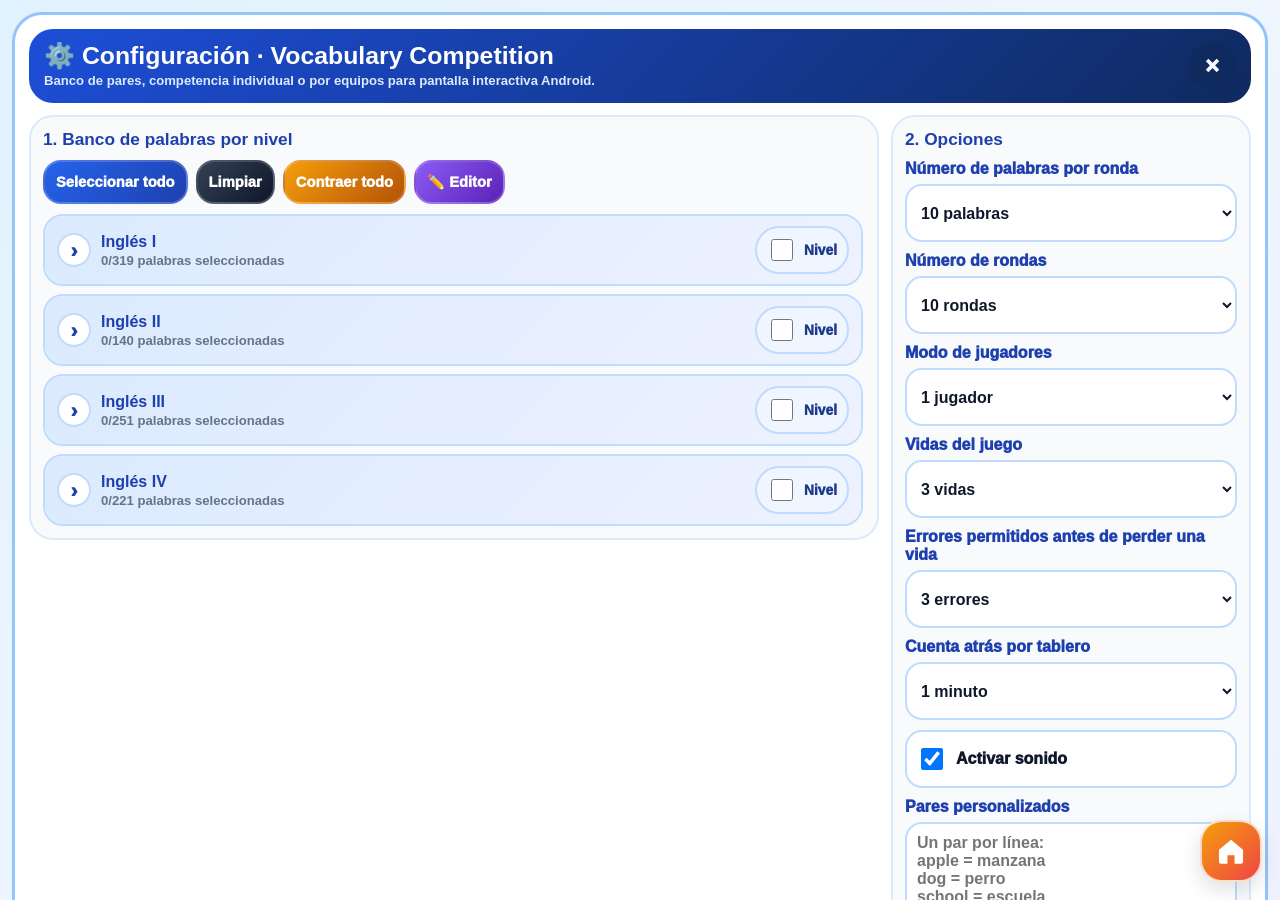
<file: Vocabulary Competition.html>
<!DOCTYPE html>
<html lang="es">
<head>
  <meta charset="UTF-8" />
  <meta name="viewport" content="width=device-width, initial-scale=1.0, maximum-scale=1.0, user-scalable=no, viewport-fit=cover" />
  <meta name="theme-color" content="#0f2a5f" />
  <script src="activity-bank-helper.js?v=20260520-syncfix"></script>
  <title>Vocabulary Competition</title>
  <style>
    :root{
      --vh:100dvh; --ink:#0b1736; --muted:#61708d; --white:#fff;
      --blue:#2563eb; --blue2:#1d4ed8; --cyan:#06b6d4; --green:#16a34a;
      --orange:#f59e0b; --red:#ef4444; --violet:#7c3aed;
      --card:#ffffff; --soft:#eff6ff; --line:#bfdbfe; --shadow:0 8px 20px rgba(15,23,42,.13);
      --r:24px; --touch:58px;
    }
    *{box-sizing:border-box}
    html,body{width:100%;height:100%;margin:0;overflow:hidden;color:var(--ink);font-family:Arial,"Arial Rounded MT Bold",Helvetica,sans-serif;touch-action:manipulation;-webkit-text-size-adjust:100%}
    body{height:var(--vh);background:#0f2a5f}
    button,input,textarea,select{font:inherit}
    button{border:0;cursor:pointer;touch-action:manipulation;-webkit-tap-highlight-color:transparent;user-select:none}
    .hidden,[hidden]{display:none!important}.app{width:100vw;height:var(--vh);display:grid;grid-template-rows:1fr;overflow:hidden;padding:12px}
    .btn{min-height:var(--touch);border-radius:18px;background:linear-gradient(135deg,#2563eb,#1e40af);color:#fff;font-weight:1000;padding:10px 14px;border:2px solid rgba(255,255,255,.2);transition:transform .12s ease,opacity .12s ease;box-shadow:none}.btn:active,.btn.press{transform:scale(.96)}.btn.small{min-height:44px;padding:7px 11px;font-size:.92rem}.btn.green{background:linear-gradient(135deg,#22c55e,#15803d)}.btn.red{background:linear-gradient(135deg,#ef4444,#b91c1c)}.btn.dark{background:linear-gradient(135deg,#334155,#0f172a)}.btn.yellow{background:linear-gradient(135deg,#f59e0b,#b45309)}.btn.purple{background:linear-gradient(135deg,#8b5cf6,#5b21b6)}.btn.white{background:#fff;color:#1e40af;border-color:#bfdbfe}.btn:disabled{opacity:.5;cursor:not-allowed}
    .menu-fab{position:fixed;left:0;top:50%;transform:translateY(-50%);z-index:45;width:62px;min-height:126px;border-radius:0 24px 24px 0;background:linear-gradient(180deg,#2563eb,#0f2a5f);color:#fff;border:2px solid rgba(255,255,255,.5);border-left:0;font-weight:1000;box-shadow:none}
    .home-fab{position:fixed;right:max(18px,env(safe-area-inset-right));bottom:max(18px,env(safe-area-inset-bottom));z-index:120;width:62px;height:62px;border-radius:22px;background:linear-gradient(135deg,#f59e0b,#ef4444);display:grid;place-items:center;color:#fff;text-decoration:none;border:2px solid rgba(255,255,255,.75);box-shadow:var(--shadow)}.home-fab svg{width:34px;height:34px;fill:currentColor}.home-fab:active{transform:scale(.96)}.home-fab:hover{filter:brightness(1.05)}
    .drawer{position:fixed;z-index:60;left:0;top:0;bottom:0;width:min(430px,94vw);background:#f8fbff;border-right:3px solid #93c5fd;padding:14px;display:flex;flex-direction:column;gap:10px;overflow:auto;transform:translateX(-106%);transition:transform .22s ease;box-shadow:none}.drawer.open{transform:translateX(0)}
    .drawer-head{display:flex;align-items:center;justify-content:space-between;gap:10px;border-bottom:2px dashed #bfdbfe;padding-bottom:10px}.drawer h2{margin:0;color:#1e40af;font-size:1.45rem}.close-btn{width:48px;height:48px;border-radius:999px;background:#0f2a5f;color:white;font-size:1.5rem;font-weight:1000}.drawer-grid{display:grid;grid-template-columns:1fr 1fr;gap:8px}.drawer-info,.notice{border:2px solid #bfdbfe;border-radius:18px;background:#eff6ff;color:#1e3a8a;padding:10px;font-weight:900;line-height:1.3}
    .arena-root{height:100%;min-height:0;display:grid;grid-template-rows:minmax(0,1fr);border:2px solid rgba(255,255,255,.42);border-radius:30px;background:linear-gradient(135deg,rgba(14,165,233,.34),rgba(124,58,237,.28) 48%,rgba(245,158,11,.22));padding:12px;overflow:hidden}.hud{display:flex;gap:8px;flex-wrap:wrap;justify-content:flex-end}.pill{min-height:42px;display:inline-flex;align-items:center;justify-content:center;padding:8px 13px;border-radius:999px;background:#fff;color:#0f3e99;border:2px solid rgba(14,165,233,.45);font-weight:1000;white-space:nowrap;font-size:clamp(.82rem,1.22vmin,1.08rem)}
    .empty-state{height:100%;display:grid;place-items:center;text-align:center;color:#fff;padding:30px;border-radius:28px;background:linear-gradient(135deg,rgba(29,78,216,.88),rgba(8,145,178,.75),rgba(124,58,237,.74));border:2px solid rgba(255,255,255,.55)}.empty-state h1{font-size:clamp(2rem,4vmin,4.5rem);line-height:.98;margin:0 0 10px}.empty-state p{font-size:clamp(1rem,1.8vmin,1.7rem);font-weight:900;max-width:980px;margin:0 auto;color:#f8fafc}
    .players{min-height:0;min-width:0;display:grid;gap:12px;overflow:hidden}.players.one{grid-template-columns:minmax(0,1fr)}.players.two{grid-template-columns:minmax(0,1fr) minmax(0,1fr);gap:10px}.player-card{min-height:0;min-width:0;background:#ffffff;border:3px solid rgba(255,255,255,.95);border-radius:28px;padding:12px;display:grid;grid-template-rows:auto minmax(0,1fr) auto;gap:10px;overflow:hidden;position:relative;box-shadow:none}.player-card.p1{outline:3px solid rgba(37,99,235,.8)}.player-card.p2{outline:3px solid rgba(22,163,74,.78)}.player-head{display:grid;grid-template-columns:minmax(0,1fr) auto;gap:10px;align-items:center;padding:10px 12px;border-radius:20px;background:linear-gradient(135deg,#1d4ed8,#0891b2);border:2px solid rgba(255,255,255,.48);color:#fff}.p2 .player-head{background:linear-gradient(135deg,#15803d,#0d9488)}.player-head h2{margin:0;font-size:clamp(1.2rem,2vmin,2rem)}.player-head small{display:block;margin-top:2px;color:#e0f2fe;font-weight:900;font-size:clamp(.8rem,1.15vmin,1.05rem);max-width:60ch;overflow:hidden;text-overflow:ellipsis;white-space:nowrap}.game-host{min-height:0;overflow:auto;border-radius:24px;background:#dbeafe;border:3px solid rgba(37,99,235,.72);padding:12px;display:grid;align-content:center;justify-items:center;text-align:center;gap:14px}.game-host h3{font-size:clamp(1.8rem,4vmin,4rem);margin:0;color:#0f172a}.game-host p{font-size:clamp(1rem,1.6vmin,1.35rem);font-weight:900;margin:0;color:#334155}.engine-actions{display:flex;gap:10px;flex-wrap:wrap;justify-content:center}.option-grid{width:min(780px,100%);display:grid;grid-template-columns:repeat(auto-fit,minmax(160px,1fr));gap:10px}.option-btn{min-height:70px;border-radius:18px;background:#fff;border:3px solid #93c5fd;color:#0f172a;font-weight:1000;font-size:clamp(1rem,1.8vmin,1.35rem)}.option-btn.good{background:#16a34a;color:#fff;border-color:#86efac}.option-btn.bad{background:#e11d48;color:#fff;border-color:#fecdd3}.answer-input{width:min(560px,100%);min-height:64px;border:3px solid #93c5fd;border-radius:18px;padding:12px 16px;font-size:1.2rem;font-weight:900;text-align:center}.round-message{position:absolute;inset:0;z-index:24;display:none;align-items:center;justify-content:center;padding:18px;border-radius:26px;background:rgba(15,23,42,.33);font-weight:1000}.round-message.show{display:flex}.round-dialog{width:min(510px,92%);min-height:160px;display:grid;place-items:center;gap:15px;padding:24px 18px;border-radius:24px;border:3px solid rgba(255,255,255,.8);text-align:center;color:#052e16;background:linear-gradient(135deg,#dcfce7,#86efac);box-shadow:0 16px 38px rgba(15,23,42,.25)}.round-message.bad .round-dialog{color:#fff;background:linear-gradient(135deg,#ef4444,#f97316)}.round-message .msg-text{display:block;font-size:clamp(1.18rem,2.4vmin,1.7rem);line-height:1.25}.round-message .next-btn{min-width:min(280px,100%)}.life-toast{position:absolute;inset:0;z-index:23;display:none;align-items:center;justify-content:center;pointer-events:none}.life-toast.show{display:flex}.life-toast-card{display:flex;align-items:center;gap:12px;min-width:min(320px,86%);justify-content:center;padding:18px 20px;border-radius:24px;background:linear-gradient(135deg,#fff1f2,#fecdd3);border:3px solid #fb7185;color:#9f1239;box-shadow:0 14px 34px rgba(15,23,42,.2);font-size:clamp(1.2rem,2.7vmin,1.9rem);font-weight:1000}.life-toast-heart{font-size:clamp(2rem,4vmin,2.8rem)}.final-card{position:absolute;inset:12px;z-index:25;display:grid;place-items:center;text-align:center;border-radius:26px;background:linear-gradient(135deg,rgba(15,42,95,.95),rgba(37,99,235,.9),rgba(245,158,11,.86));color:#fff;border:2px solid rgba(255,255,255,.65);padding:24px}.final-card h2{font-size:clamp(2rem,5vmin,5.4rem);margin:0 0 8px}.final-card p{font-size:clamp(1rem,1.8vmin,1.7rem);font-weight:900;margin:0 0 18px;color:#f8fafc}.final-actions{display:flex;gap:10px;flex-wrap:wrap;justify-content:center}
    .setup-overlay{position:fixed;z-index:80;inset:0;background:linear-gradient(135deg,#e0f2fe,#eff6ff 52%,#eef2ff);display:none;overflow:auto;-webkit-overflow-scrolling:touch;padding:12px;overscroll-behavior:contain}.setup-overlay.show{display:grid;place-items:start center}.setup-card{width:min(1660px,calc(100vw - 24px));min-height:calc(var(--vh) - 24px);background:#fff;border:3px solid #93c5fd;border-radius:30px;padding:14px;display:grid;grid-template-rows:auto minmax(0,1fr);gap:12px;box-shadow:none}.setup-top{display:flex;align-items:center;justify-content:space-between;gap:12px;padding:13px 15px;border-radius:24px;background:linear-gradient(135deg,#1d4ed8,#0f2a5f);color:#fff}.setup-top h1{margin:0;font-size:clamp(1.55rem,2.75vmin,3rem);line-height:1}.setup-top p{margin:4px 0 0;color:#dbeafe;font-weight:900;font-size:clamp(.82rem,1.15vmin,1.1rem)}.setup-grid{min-height:0;display:grid;grid-template-columns:minmax(0,1.45fr) minmax(360px,.55fr);gap:12px;align-items:start}.setup-panel{min-height:0;background:#f8fafc;border:2px solid #dbeafe;border-radius:24px;padding:12px;display:grid;gap:10px;align-content:start;overflow:hidden}.setup-panel h3{margin:0;color:#1e40af;font-size:clamp(1.08rem,1.55vmin,1.45rem)}.action-row{display:flex;gap:8px;flex-wrap:wrap}.level-list{min-height:0;overflow:auto;display:grid;gap:8px;padding-right:2px}.level-card,.category-card{border:2px solid #bfdbfe;border-radius:20px;background:#fff;overflow:hidden}.level-head,.cat-head{width:100%;min-height:62px;display:grid;grid-template-columns:auto 1fr auto;gap:10px;align-items:center;text-align:left;padding:10px 12px;background:linear-gradient(135deg,#dbeafe,#eef2ff);color:#1e40af;font-weight:1000}.cat-head{background:#fff;color:#0f172a;border-bottom:1px solid #dbeafe}.arrow{width:34px;height:34px;border-radius:999px;display:grid;place-items:center;background:#fff;border:2px solid #bfdbfe;font-size:1.25rem}.level-card.open>.level-head .arrow,.category-card.open>.cat-head .arrow{transform:rotate(90deg)}.level-title,.cat-title{display:grid;gap:2px;min-width:0}.level-title strong,.cat-title strong{font-size:clamp(1rem,1.35vmin,1.28rem);overflow:hidden;text-overflow:ellipsis;white-space:nowrap}.level-title small,.cat-title small{font-size:.82rem;color:#64748b;font-weight:900}.select-box{display:flex;align-items:center;gap:8px;font-size:.86rem;color:#1e3a8a;background:#eff6ff;border:2px solid #bfdbfe;border-radius:999px;padding:8px 10px;white-space:nowrap}.select-box input,.word-chip input{width:22px;height:22px}.cat-list{display:grid;gap:8px;padding:8px;background:#f8fafc}.word-panel{padding:8px;background:#fff;display:grid;gap:8px}.word-grid{display:grid;grid-template-columns:repeat(auto-fill,minmax(150px,1fr));gap:7px}.word-chip{min-height:47px;display:flex;align-items:center;gap:8px;border:2px solid #dbeafe;background:#f8fafc;border-radius:999px;padding:8px 10px;font-weight:1000;color:#0f172a;overflow:hidden}.word-chip span{overflow:hidden;text-overflow:ellipsis;white-space:nowrap}.word-chip.on{background:#dcfce7;border-color:#86efac;color:#166534}.config-grid{display:grid;gap:10px;align-content:start}.field{display:grid;gap:6px;color:#1e40af;font-weight:1000}.field input,.field select,.field textarea,.editor-textarea{width:100%;min-height:var(--touch);border:2px solid #bfdbfe;border-radius:17px;background:#fff;color:#0f172a;padding:10px;font-weight:900;outline:0}.field textarea{min-height:126px;resize:vertical}.check{display:flex;align-items:center;gap:10px;min-height:var(--touch);padding:10px;border:2px solid #bfdbfe;border-radius:17px;background:#fff;color:#0f172a;font-weight:1000}.check input{width:22px;height:22px}.summary{border:2px solid #bfdbfe;border-radius:17px;background:#eff6ff;color:#1e3a8a;padding:10px;font-weight:1000;line-height:1.25}.status{border:2px solid #fde68a;background:#fef9c3;color:#713f12;border-radius:16px;padding:9px;font-weight:1000;min-height:42px}.status:empty{display:none}.editor-panel{display:none;border:2px solid #ddd6fe;background:#faf5ff;border-radius:22px;padding:10px;gap:10px}.editor-panel.show{display:grid}.editor-grid{display:grid;grid-template-columns:repeat(2,minmax(0,1fr));gap:10px}.editor-card{background:#fff;border:2px solid #ddd6fe;border-radius:18px;padding:10px;display:grid;gap:8px}.editor-card h4{margin:0;color:#5b21b6}.editor-textarea{min-height:210px;font-family:Consolas,Monaco,monospace;font-size:.9rem;line-height:1.35;resize:vertical;text-align:left;white-space:pre;overflow:auto}
    /* ===== Motor: Vocabulary Competition · Drag and Drop optimizado ===== */
    .game-host.vc-host{align-content:stretch;justify-items:stretch;text-align:left;padding:10px;overflow:hidden;background:linear-gradient(180deg,#dbeafe,#eef6ff);contain:layout paint}
    .vc-round{width:100%;height:100%;min-height:0;display:grid;grid-template-rows:auto minmax(0,1fr);gap:8px}
    .vc-instruction{display:flex;justify-content:space-between;align-items:center;gap:8px;flex-wrap:wrap;padding:7px 10px;border:2px solid #bfdbfe;border-radius:16px;background:#fff;color:#1e3a8a;font-size:clamp(.8rem,1.18vmin,1rem);font-weight:1000}
    .vc-instruction strong{font-size:clamp(.9rem,1.35vmin,1.08rem);color:#0f2a5f}
    .vc-counter{display:inline-flex;align-items:center;min-height:32px;border-radius:999px;background:#eff6ff;border:2px solid #93c5fd;padding:4px 10px;white-space:nowrap}
    /* CSS estático: no se mide la pantalla durante el juego. */
    .vc-board{--vc-card-min:clamp(102px,13vw,126px);--vc-card-width:clamp(150px,22vw,218px);--vc-row-gap:clamp(6px,1.05vmin,12px);--vc-round-size:10;position:relative;height:100%;min-height:0;display:grid;grid-template-columns:minmax(var(--vc-card-width),1fr) minmax(var(--vc-card-width),1fr);align-items:stretch;padding:4px 0;column-gap:clamp(36px,8vw,108px);overflow:hidden;contain:layout paint;isolation:isolate;touch-action:none}
    .vc-column{height:100%;min-height:0;display:grid;grid-template-rows:repeat(var(--vc-round-size),minmax(0,1fr));gap:var(--vc-row-gap);position:relative;z-index:2;align-content:stretch}
    /* Con 5 palabras las tarjetas conservan una altura limitada y el espacio libre se distribuye entre filas. */
    .vc-board.vc-size-5 .vc-column{grid-template-rows:repeat(5,clamp(62px,10.5vh,100px));align-content:space-evenly}
    .vc-node{height:100%;min-height:0;display:flex;align-items:stretch;position:relative}
    .vc-node-left{justify-content:flex-end}.vc-node-right{justify-content:flex-start}
    .vc-item{position:relative;height:100%;min-height:0;width:fit-content;min-width:var(--vc-card-min);max-width:var(--vc-card-width);padding:clamp(6px,1vh,13px) 12px;border:2px solid #93c5fd;border-radius:14px;background:#fff;color:#0f172a;font-weight:1000;font-size:clamp(.78rem,1.22vmin,1.02rem);display:flex;flex-direction:column;gap:2px;align-items:center;justify-content:center;text-align:center;line-height:1.14;white-space:normal;word-break:normal;overflow:hidden;overflow-wrap:break-word;touch-action:none;-webkit-user-select:none;user-select:none;z-index:3;box-shadow:0 1px 0 rgba(255,255,255,.75) inset}
    .vc-text{display:-webkit-box;max-width:100%;-webkit-box-orient:vertical;-webkit-line-clamp:3;line-clamp:3;overflow:hidden;white-space:normal;overflow-wrap:break-word;word-break:normal}
    .vc-left-item{cursor:grab}.vc-left-item:active{cursor:grabbing}
    .vc-right-item.hover{background:#bfdbfe;border-color:#2563eb;color:#1e3a8a;outline:2px solid #2563eb;box-shadow:none}
    .vc-item.matched{background:#dcfce7;border-color:#22c55e;color:#166534}
    .vc-item.revealed{background:#fef3c7;border-color:#f59e0b;color:#92400e}
    .vc-item.wrong{background:#fee2e2;border-color:#ef4444;color:#991b1b}
    /* La tarjeta real cruza por encima; no se crea clon ni sombra móvil. */
    .vc-column.en.drag-front{z-index:8}
    .vc-left-item.dragging{z-index:20;will-change:transform;transition:none;background:#2563eb;border-color:#1d4ed8;color:#fff;outline:0;box-shadow:none;cursor:grabbing}
    .vc-feedback{position:absolute;left:50%;top:50%;z-index:5;transform:translate(-50%,-50%) scale(.98);padding:7px 13px;border-radius:999px;background:rgba(255,255,255,.96);border:2px solid #bfdbfe;color:#1e40af;font-weight:1000;font-size:.85rem;opacity:0;pointer-events:none;transition:opacity .12s ease,transform .12s ease;box-shadow:0 5px 12px rgba(15,23,42,.10)}
    .vc-feedback.show{opacity:1;transform:translate(-50%,-50%) scale(1)}.vc-feedback.error{background:rgba(254,242,242,.98);border-color:#fca5a5;color:#991b1b}.vc-feedback.ok{background:rgba(240,253,244,.98);border-color:#86efac;color:#166534}
    @media (max-width:1180px){.vc-board{--vc-card-min:clamp(96px,19vw,116px);--vc-card-width:clamp(132px,30vw,194px);column-gap:clamp(28px,8vw,62px)}.vc-item{padding:6px 8px}}
    @media (max-height:760px){.vc-round{gap:5px}.vc-instruction{padding:5px 8px}.vc-board{--vc-row-gap:4px}.vc-board.vc-size-5 .vc-column{grid-template-rows:repeat(5,clamp(52px,9.5vh,76px))}.vc-item{padding:4px 8px;border-radius:10px;font-size:clamp(.72rem,1.05vmin,.92rem)}}

    .pop{animation:pop .18s ease-out both}.shake{animation:shake .24s ease both}.banner-pop{animation:pop .18s ease-out both}@keyframes pop{0%{transform:scale(.93);opacity:.7}100%{transform:scale(1);opacity:1}}@keyframes shake{0%,100%{transform:translateX(0)}25%{transform:translateX(-6px)}50%{transform:translateX(6px)}75%{transform:translateX(-3px)}}@media (prefers-reduced-motion:reduce){*{animation:none!important;transition:none!important}}
    @media (max-width:1180px){.app{padding:8px}.setup-grid{grid-template-columns:1fr}.setup-card{height:auto;overflow:visible}.setup-panel{overflow:visible}.level-list{max-height:none}.players.two{grid-template-columns:1fr}.player-card{min-height:520px}.editor-grid{grid-template-columns:1fr}}
    @media (max-height:680px){:root{--touch:48px}.app{padding:8px}.arena-root{padding:8px;border-radius:22px}.setup-top p{display:none}.player-card{padding:8px;border-radius:20px}.player-head{padding:7px 9px}.drawer{width:min(360px,94vw)}.level-head,.cat-head{min-height:50px;padding:7px 9px}.word-chip{min-height:42px}.setup-card{border-radius:20px;padding:8px}}
  </style>
</head>
<body>
  <button class="menu-fab" id="menuBtn" type="button" aria-label="Abrir menú">☰<br>Menú</button>
  <a class="home-fab" id="homeBtn" href="index.html" aria-label="Volver al inicio"><svg viewBox="0 0 24 24" aria-hidden="true"><path d="M3.5 11.2 12 4l8.5 7.2v8.3a1.5 1.5 0 0 1-1.5 1.5h-4.5v-6h-5v6H5a1.5 1.5 0 0 1-1.5-1.5z"/></svg></a>
  <aside class="drawer" id="drawer" aria-hidden="true">
    <div class="drawer-head"><h2 id="drawerTitle">🎮 Juego ESL</h2><button class="close-btn" id="drawerClose" type="button">×</button></div>
    <div class="drawer-info" id="drawerProgress">Sin juego activo</div>
    <div class="drawer-info" id="drawerLives">Vidas: —</div>
    <div class="drawer-info" id="drawerScore">Puntaje: —</div>
    <div class="drawer-grid">
      <button class="btn green" id="openConfigBtn" type="button">Configurar</button>
      <button class="btn" id="restartBtn" type="button">Reiniciar</button>
      <button class="btn dark" id="repeatBtn" type="button">Repetir ronda</button>
      <button class="btn red" id="revealBtn" type="button">Revelar</button>
      <button class="btn" id="fullscreenBtn" type="button">Pantalla completa</button>
      <button class="btn dark" id="soundBtn" type="button">Sonido: ON</button>
    </div>
    <div class="notice">Vocabulary Competition: arrastra cada tarjeta en inglés sobre su traducción en español.</div>
  </aside>

  <main class="app">
    <section class="arena-root" id="arenaRoot"></section>
  </main>

  <section class="setup-overlay show" id="setupOverlay" aria-hidden="false">
    <div class="setup-card">
      <div class="setup-top">
        <div><h1 id="setupTitle">⚙️ Configuración del juego</h1><p>Banco de pares, competencia individual o por equipos para pantalla interactiva Android.</p></div>
        <button class="close-btn" id="closeSetupBtn" type="button">×</button>
      </div>
      <div class="setup-grid">
        <section class="setup-panel">
          <h3>1. Banco de palabras por nivel</h3>
          <div class="action-row">
            <button class="btn small" id="selectAllBtn" type="button">Seleccionar todo</button>
            <button class="btn small dark" id="clearAllBtn" type="button">Limpiar</button>
            <button class="btn small yellow" id="collapseBtn" type="button">Contraer todo</button>
            <button class="btn small purple" id="editModeBtn" type="button">✏️ Editor</button>
          </div>
          <div class="editor-panel" id="editorPanel">
            <div class="notice">Formato: <b>Categoría: Pets</b> y debajo <b>dog = perro</b>. En el editor se muestra limpio, sin códigos internos.</div>
            <div class="editor-grid" id="editorGrid"></div>
            <div class="action-row"><button class="btn green" id="downloadWordBankBtn" type="button">Descargar WordBank completo</button></div>
          </div>
          <div class="level-list" id="levelList"></div>
        </section>
        <aside class="setup-panel">
          <h3>2. Opciones</h3>
          <div class="config-grid">
            <label class="field">Número de palabras por ronda
              <select id="roundSizeSelect"><option value="5">5 palabras</option><option value="10" selected>10 palabras</option></select>
            </label>
            <label class="field">Número de rondas
              <select id="roundCountSelect"><option value="5">5 rondas</option><option value="10" selected>10 rondas</option><option value="infinite">Infinito</option></select>
            </label>
            <label class="field">Modo de jugadores
              <select id="playerMode"><option value="1">1 jugador</option><option value="2">2 jugadores · misma lista</option><option value="2-different">2 jugadores · lista diferente</option></select>
            </label>
            <label class="field hidden" id="twoPlayerWinModeField">Criterio de victoria para 2 jugadores
              <select id="twoPlayerWinMode"><option value="first" selected>Primero en alcanzar el objetivo</option><option value="rounds">Ganadores por rondas</option></select>
            </label>
            <label class="field">Vidas del juego
              <select id="livesSelect"><option value="1">1 vida</option><option value="2">2 vidas</option><option value="3" selected>3 vidas</option><option value="4">4 vidas</option><option value="5">5 vidas</option></select>
            </label>
            <label class="field">Errores permitidos antes de perder una vida
              <select id="allowedErrorsSelect"><option value="0">0 errores</option><option value="1">1 error</option><option value="2">2 errores</option><option value="3" selected>3 errores</option><option value="4">4 errores</option><option value="5">5 errores</option></select>
            </label>
            <label class="field">Cuenta atrás por tablero
              <select id="countdownSelect"><option value="60" selected>1 minuto</option><option value="120">2 minutos</option><option value="180">3 minutos</option><option value="0">Sin tiempo</option></select>
            </label>
            <label class="check"><input type="checkbox" id="soundEnabled" checked> Activar sonido</label>
            <label class="field">Pares personalizados
              <textarea id="customWords" placeholder="Un par por línea:&#10;apple = manzana&#10;dog = perro&#10;school = escuela"></textarea>
            </label>
            <div class="summary" id="setupSummary">Seleccionadas: 0 · Personalizadas: 0 · Se jugarán: 0 pares</div>
            <div class="summary" id="splitSummary">Cada jugador: 0 pares · Tableros: 0</div>
            <div class="status" id="setupStatus"></div>
            <button class="btn green" id="startGameBtn" type="button">Iniciar juego</button>
          </div>
        </aside>
      </div>
    </div>
  </section>

<script>
(() => {
  "use strict";

  /* =========================================================
     CAMBIAR AQUÍ PARA CADA HTML NUEVO
     El id debe coincidir con activities-manifest.json y word-bank-esl-english.json > activities.
     ========================================================= */
  const ACTIVITY_CONFIG = {
    id: "vocabulary-competition",
    title: "Vocabulary Competition",
    file: "Vocabulary Competition.html",
    bankType: "pairs",
    usesTranslation: true,
    entryFormat: "word=translation"
  };

  /* =========================================================
     MOTOR DEL JUEGO: REEMPLAZA SOLO ESTE BLOQUE EN CADA JUEGO
     La plataforma entrega player.current = { word, translation, level, category, raw }.
     Usa api.finish(player, true|false), api.next(player), api.beep(), api.vibrate().
     ========================================================= */
  const GAME_ENGINE = {
    renderRound(player, host, api) {
      const entries = api.getRoundEntries(player);
      host.classList.add("vc-host");
      if (!entries.length) {
        host.innerHTML = "<h3>No hay pares disponibles</h3><p>Agrega pares con el formato apple = manzana.</p>";
        return;
      }

      const ids = entries.map((_, i) => String(i));
      if (!Array.isArray(player.boardRightOrder) || player.boardRightOrder.length !== ids.length) {
        player.boardRightOrder = shuffle(ids);
        if (ids.length > 1 && player.boardRightOrder.every((id, i) => id === ids[i])) {
          player.boardRightOrder.push(player.boardRightOrder.shift());
        }
      }
      player.boardMatched = player.boardMatched || new Set();
      player.boardRightMatched = player.boardRightMatched || new Set();
      player.boardRevealed = player.boardRevealed || new Set();
      player.boardRightRevealed = player.boardRightRevealed || new Set();

      host.innerHTML = `
        <section class="vc-round">
          <div class="vc-instruction">
            <strong>🖐️ DRAG AND DROP</strong>
            <span>Arrastra la tarjeta en inglés sobre la tarjeta en español.</span>
            <span class="vc-counter">✅ <b class="vc-done">${player.boardMatched.size}</b> / ${entries.length}</span>
          </div>
          <div class="vc-board ${entries.length === 5 ? "vc-size-5" : ""}">
            <div class="vc-column en"></div>
            <div class="vc-column es"></div>
            <div class="vc-feedback" aria-live="polite"></div>
          </div>
        </section>`;

      const board = host.querySelector(".vc-board");
      board.style.setProperty("--vc-round-size", String(entries.length));
      const leftColumn = board.querySelector(".vc-column.en");
      const rightColumn = board.querySelector(".vc-column.es");
      const doneLabel = host.querySelector(".vc-done");
      const feedback = board.querySelector(".vc-feedback");
      const leftMap = new Map();
      const rightMap = new Map();
      let feedbackTimer = null;

      function isLeftMatched(id) { return player.boardMatched.has(String(id)); }
      function isRightMatched(id) { return player.boardRightMatched.has(String(id)); }
      function isLeftRevealed(id) { return player.boardRevealed.has(String(id)); }
      function isRightRevealed(id) { return player.boardRightRevealed.has(String(id)); }
      function pairFits(leftId, rightId) {
        return entriesShareMeaning(entries[Number(leftId)], entries[Number(rightId)]);
      }
      function createItemButton(cls, id, text) {
        const btn = document.createElement("button");
        btn.type = "button";
        btn.className = `vc-item ${cls}`;
        btn.dataset.id = id;
        const label = document.createElement("span");
        label.className = "vc-text";
        label.textContent = text;
        btn.appendChild(label);
        return btn;
      }
      function appendColumnRow(column, side, id, text) {
        const wrap = document.createElement("div");
        wrap.className = `vc-node vc-node-${side}`;
        const btn = createItemButton(`vc-${side}-item`, id, text);
        wrap.appendChild(btn);
        column.appendChild(wrap);
        (side === "left" ? leftMap : rightMap).set(id, btn);
      }

      ids.forEach(id => appendColumnRow(leftColumn, "left", id, entries[Number(id)].word));
      player.boardRightOrder.forEach(id => appendColumnRow(rightColumn, "right", id, entries[Number(id)].translation));

      function notify(text, kind) {
        clearTimeout(feedbackTimer);
        feedback.textContent = text;
        feedback.className = `vc-feedback show ${kind || ""}`;
        feedbackTimer = setTimeout(() => feedback.className = "vc-feedback", 700);
      }
      function repaint() {
        ids.forEach(id => {
          const left = leftMap.get(id), right = rightMap.get(id);
          const leftGood = isLeftMatched(id), rightGood = isRightMatched(id);
          const leftShown = isLeftRevealed(id) && !leftGood, rightShown = isRightRevealed(id) && !rightGood;
          left.classList.toggle("matched", leftGood);
          right.classList.toggle("matched", rightGood);
          left.classList.toggle("revealed", leftShown);
          right.classList.toggle("revealed", rightShown);
          left.disabled = leftGood || leftShown || player.roundDone;
          right.disabled = rightGood || rightShown || player.roundDone;
        });
        doneLabel.textContent = String(player.boardMatched.size);
      }
      function wrongFlash(leftId, rightId) {
        const targets = [leftMap.get(leftId), rightMap.get(rightId)];
        targets.forEach(el => el && el.classList.add("wrong"));
        setTimeout(() => targets.forEach(el => el && el.classList.remove("wrong")), 300);
      }
      function tryMatch(leftId, rightId) {
        if (player.roundDone || !leftId || !rightId || isLeftMatched(leftId) || isRightMatched(rightId) || isRightRevealed(rightId)) return;
        if (pairFits(leftId, rightId)) {
          player.boardMatched.add(leftId);
          player.boardRightMatched.add(rightId);
          api.correctPair(player);
          repaint();
          notify("¡Correcto!", "ok");
          if (player.boardMatched.size === entries.length) api.completeBoard(player);
        } else {
          wrongFlash(leftId, rightId);
          repaint();
          const result = api.wrongAttempt(player);
          if (result && result.notice && !result.roundEnded) notify(result.notice, "error");
        }
      }

      /* Un tablero = un puntero activo y un RAF; en dos jugadores los tableros trabajan de forma independiente. */
      let pointerId = -1;
      let sourceId = "";
      let startX = 0, startY = 0;
      let sourceEl = null;
      let activeHover = null;
      let targetZones = [];
      let frame = 0;
      let moved = false;
      let pendingX = 0, pendingY = 0, pendingDX = 0, pendingDY = 0;
      let hasPendingMove = false;

      function refreshTargetZones() {
        const zones = [];
        rightMap.forEach((el, id) => {
          if (isRightMatched(id) || isRightRevealed(id) || player.roundDone) return;
          const r = el.getBoundingClientRect();
          zones.push({ id, el, left:r.left, right:r.right, top:r.top, bottom:r.bottom });
        });
        targetZones = zones;
      }
      function targetAt(x, y) {
        for (let i = 0; i < targetZones.length; i++) {
          const zone = targetZones[i];
          if (x >= zone.left && x <= zone.right && y >= zone.top && y <= zone.bottom) return zone;
        }
        return null;
      }
      function setHover(zone) {
        const next = zone ? zone.el : null;
        if (next === activeHover) return;
        if (activeHover) activeHover.classList.remove("hover");
        activeHover = next;
        if (activeHover) activeHover.classList.add("hover");
      }
      function clearDragVisuals() {
        if (frame) cancelAnimationFrame(frame);
        frame = 0;
        hasPendingMove = false;
        leftColumn.classList.remove("drag-front");
        if (sourceEl) {
          sourceEl.classList.remove("dragging");
          sourceEl.style.transform = "";
        }
        sourceEl = null;
        setHover(null);
      }
      function paintDragFrame() {
        frame = 0;
        if (pointerId < 0 || !sourceEl || !hasPendingMove) return;
        hasPendingMove = false;
        sourceEl.style.transform = `translate3d(${pendingDX}px,${pendingDY}px,0)`;
        setHover(targetAt(pendingX, pendingY));
      }
      function dragPointerDown(ev) {
        if (pointerId >= 0 || player.roundDone || (ev.pointerType === "mouse" && ev.button !== 0)) return;
        const left = ev.target.closest && ev.target.closest(".vc-left-item");
        if (!left || !board.contains(left) || left.disabled) return;
        ev.preventDefault();
        const id = left.dataset.id;
        if (isLeftMatched(id) || isLeftRevealed(id)) return;
        pointerId = ev.pointerId;
        sourceId = id;
        startX = ev.clientX;
        startY = ev.clientY;
        moved = false;
        sourceEl = left;
        refreshTargetZones();
        if (board.setPointerCapture) { try { board.setPointerCapture(pointerId); } catch (e) {} }
      }
      function dragMove(ev) {
        if (pointerId !== ev.pointerId) return;
        const dx = Math.round(ev.clientX - startX);
        const dy = Math.round(ev.clientY - startY);
        if (!moved && Math.abs(dx) + Math.abs(dy) <= 8) return;
        if (!moved) {
          moved = true;
          leftColumn.classList.add("drag-front");
          sourceEl.classList.add("dragging");
        }
        pendingX = ev.clientX; pendingY = ev.clientY; pendingDX = dx; pendingDY = dy;
        hasPendingMove = true;
        if (!frame) frame = requestAnimationFrame(paintDragFrame);
      }
      function dragEnd(ev) {
        if (pointerId !== ev.pointerId) return;
        const id = sourceId;
        const captured = pointerId;
        const zone = moved ? targetAt(ev.clientX, ev.clientY) : null;
        pointerId = -1;
        sourceId = "";
        if (board.releasePointerCapture) { try { board.releasePointerCapture(captured); } catch (e) {} }
        clearDragVisuals();
        if (zone) {
          tryMatch(id, zone.id);
          refreshTargetZones();
        }
      }

      refreshTargetZones();
      board.addEventListener("pointerdown", dragPointerDown);
      board.addEventListener("pointermove", dragMove, {passive:true});
      board.addEventListener("pointerup", dragEnd);
      board.addEventListener("pointercancel", dragEnd);
      host.__vcRedraw = refreshTargetZones;
      repaint();
    },
    reveal(player, api) {
      const remaining = api.getRoundEntries(player).filter((_, i) => !player.boardMatched.has(String(i)));
      return remaining.map(entry => `${entry.word} = ${entry.translation}`).join(" · ");
    },
    revealRound(player, api) { api.revealBoard(player); },
    timeout(player, api) { api.timeoutBoard(player); },
    resetRound(player, api) { api.renderPlayer(player); }
  };

  const LEVELS = ["Inglés I", "Inglés II", "Inglés III", "Inglés IV"];
  const STORAGE_FULL_BANK = "ESL_WORD_BANK_PLATFORM_SNAPSHOT";
  const STORAGE_ACTIVITY_PREFIX = "ESL_ACTIVITY_BANK_";
  const EMBEDDED_BANK = {
    "Inglés I": { "Example": [
      {word:"apple", translation:"manzana"}, {word:"book", translation:"libro"},
      {word:"dog", translation:"perro"}, {word:"cat", translation:"gato"},
      {word:"house", translation:"casa"}, {word:"school", translation:"escuela"},
      {word:"water", translation:"agua"}, {word:"red", translation:"rojo"},
      {word:"mother", translation:"madre"}, {word:"friend", translation:"amigo"}
    ] },
    "Inglés II": {}, "Inglés III": {}, "Inglés IV": {}
  };

  const UI = {};
  const state = {
    bank: normalizeBank(EMBEDDED_BANK), selected:new Set(), expandedLevels:new Set(), expandedCategories:new Set(), editMode:false,
    game:null, timer:null, sound:true, audioCtx:null, lastPlaylist:[]
  };

  const ids = ["menuBtn","drawer","drawerClose","drawerProgress","drawerLives","drawerScore","openConfigBtn","restartBtn","repeatBtn","revealBtn","fullscreenBtn","soundBtn","arenaRoot","setupOverlay","closeSetupBtn","selectAllBtn","clearAllBtn","collapseBtn","editModeBtn","editorPanel","editorGrid","downloadWordBankBtn","levelList","roundSizeSelect","roundCountSelect","playerMode","twoPlayerWinModeField","twoPlayerWinMode","livesSelect","allowedErrorsSelect","countdownSelect","soundEnabled","customWords","setupSummary","splitSummary","setupStatus","homeBtn","drawerTitle","setupTitle","startGameBtn"];
  function $(id){ return document.getElementById(id); }
  function cacheDom(){ ids.forEach(id=>UI[id]=$(id)); }
  function updateViewport(){ const h=Math.round((window.visualViewport&&window.visualViewport.height)||window.innerHeight||720); document.documentElement.style.setProperty("--vh", h+"px"); }
  function escapeHtml(v){ return String(v??"").replace(/[&<>"']/g,ch=>({"&":"&amp;","<":"&lt;",">":"&gt;","\"":"&quot;","'":"&#39;"}[ch])); }
  function normalizeText(v){ return String(v||"").normalize("NFD").replace(/[\u0300-\u036f]/g,"").trim().toLowerCase().replace(/\s+/g," "); }
  function cleanCategoryName(v){ const text=String(v||"").trim().replace(/\s+/g," " ); const marker="__WB_LEVEL__"; const i=text.indexOf(marker); if(i>0) return text.slice(i+marker.length).trim()||"General"; return text.replace(/^\s*(?:English|Ingl[eé]s)\s*(?:I|II|III|IV|[1-4])\s*[:\-–—|]\s*/i,"") || "General"; }
  function toSpanishLevel(level){ const s=String(level||"").normalize("NFD").replace(/[\u0300-\u036f]/g,"").toLowerCase(); if(/iv|4/.test(s)) return "Inglés IV"; if(/iii|3/.test(s)) return "Inglés III"; if(/ii|2/.test(s)) return "Inglés II"; return "Inglés I"; }
  function getWord(entry){ if(typeof entry==="string"){ const m=entry.match(/^(.+?)\s*=\s*(.+)$/); return (m?m[1]:entry).trim(); } if(entry&&typeof entry==="object") return String(entry.word||entry.en||entry.english||entry.term||entry.text||"").trim(); return String(entry||"").trim(); }
  function getTranslation(entry){ if(entry&&typeof entry==="object") return String(entry.translation||entry.es||entry.spanish||entry.meaning||"").trim(); const m=String(entry||"").match(/^(.+?)\s*=\s*(.+)$/); return m ? m[2].trim() : ""; }
  function normalizeEntry(entry){ const word=getWord(entry); if(!word) return null; const translation=getTranslation(entry); return translation ? { word, translation } : word; }
  function entryToObject(entry, level, category){ return { word:getWord(entry), translation:getTranslation(entry), level, category, raw:entry }; }
  function normalizeBank(raw){ const out={}; LEVELS.forEach(l=>out[l]={}); Object.entries(raw||{}).forEach(([level,cats])=>{ const lv=toSpanishLevel(level); if(!out[lv]) out[lv]={}; Object.entries(cats||{}).forEach(([cat,entries])=>{ const arr=(Array.isArray(entries)?entries:[]).map(normalizeEntry).filter(Boolean); if(arr.length) out[lv][cleanCategoryName(cat)] = uniqueEntries(arr); }); }); return out; }
  function uniqueEntries(arr){ const seen=new Set(), out=[]; arr.forEach(e=>{ const key=normalizeText(getWord(e)); if(key&&!seen.has(key)){ seen.add(key); out.push(e); } }); return out; }
  function wordKey(level,cat,index){ return level+"||"+cat+"||"+index; }
  function catKey(level,cat){ return level+"||"+cat; }
  function shuffle(arr){ const a=arr.slice(); for(let i=a.length-1;i>0;i--){ const j=Math.floor(Math.random()*(i+1)); [a[i],a[j]]=[a[j],a[i]]; } return a; }
  function formatTime(sec){ sec=Math.max(0,sec|0); return String(Math.floor(sec/60)).padStart(2,"0")+":"+String(sec%60).padStart(2,"0"); }

  function snapshotToBank(snapshot){
    if(!snapshot) return null;
    if(snapshot.activities && snapshot.activities[ACTIVITY_CONFIG.id]) snapshot=snapshot.activities[ACTIVITY_CONFIG.id];
    if(snapshot.levels) return normalizeBank(snapshot.levels);
    if(LEVELS.some(l=>snapshot[l])) return normalizeBank(snapshot);
    return null;
  }
  function currentActivityToSnapshot(){
    return { title:ACTIVITY_CONFIG.title, file:ACTIVITY_CONFIG.file, bankType:ACTIVITY_CONFIG.bankType, usesTranslation:ACTIVITY_CONFIG.usesTranslation, entryFormat:ACTIVITY_CONFIG.entryFormat, levels:state.bank };
  }
  function defaultFullBank(){ return { app:"ESL English", schema:"esl-word-bank-v3", updatedAt:new Date().toISOString(), levels:LEVELS.slice(), activities:{}, notes:"Cada actividad tiene su propio banco independiente." }; }
  function activityStorageIds(){
    const ids=[ACTIVITY_CONFIG.id].concat(Array.isArray(ACTIVITY_CONFIG.aliases)?ACTIVITY_CONFIG.aliases:[]);
    return [...new Set(ids.filter(Boolean))];
  }
  function readJsonFromStorage(key){
    try{
      const raw=localStorage.getItem(key);
      if(!raw) return null;
      const json=JSON.parse(raw);
      return json && typeof json === "object" ? json : null;
    }catch(e){ return null; }
  }
  function cloneFullBank(value){
    try{ return JSON.parse(JSON.stringify(value || defaultFullBank())); }catch(e){ return defaultFullBank(); }
  }
  function applyActivitySnapshotToFull(full,id,snapshot){
    if(Array.isArray(ACTIVITY_CONFIG.aliases) && ACTIVITY_CONFIG.aliases.includes(id)) id=ACTIVITY_CONFIG.id;
    if(!id || !snapshot || typeof snapshot !== "object") return;
    if(!snapshot.levels && !snapshot.bank && !snapshot.wordBank) return;
    full.activities = full.activities || {};
    full.activities[id] = snapshot;
  }
  function mergeStoredActivitySnapshots(full){
    const next=cloneFullBank(full);
    next.activities = next.activities || {};
    const mergeFull=(bank)=>{
      if(bank && bank.activities && typeof bank.activities === "object"){
        Object.entries(bank.activities).forEach(([id,snapshot])=>applyActivitySnapshotToFull(next,id,snapshot));
      }
    };
    try{ if(window.ESLBank && typeof window.ESLBank.readLocalBank === "function") mergeFull(window.ESLBank.readLocalBank()); }catch(e){}
    ["ESL_ENGLISH_WORD_BANKS_V1", STORAGE_FULL_BANK, "ESL_WORD_BANK_FULL", "ESL_ENGLISH_WORD_BANK"].forEach(key=>mergeFull(readJsonFromStorage(key)));
    try{
      for(let i=0;i<localStorage.length;i++){
        const key=localStorage.key(i);
        if(key && key.startsWith(STORAGE_ACTIVITY_PREFIX)){
          const id=key.slice(STORAGE_ACTIVITY_PREFIX.length);
          applyActivitySnapshotToFull(next,id,readJsonFromStorage(key));
        }
      }
    }catch(e){}
    try{
      if(window.ESL_ACTIVITY_BANKS){
        if(window.ESL_ACTIVITY_BANKS.activities) Object.entries(window.ESL_ACTIVITY_BANKS.activities).forEach(([id,snapshot])=>applyActivitySnapshotToFull(next,id,snapshot));
        Object.entries(window.ESL_ACTIVITY_BANKS).forEach(([id,snapshot])=>{ if(id!=="activities") applyActivitySnapshotToFull(next,id,snapshot); });
      }
    }catch(e){}
    next.updatedAt = new Date().toISOString();
    next.levels = Array.isArray(next.levels) && next.levels.length ? next.levels : LEVELS.slice();
    next.schema = next.schema || "esl-word-bank-v3";
    next.app = next.app || "ESL English";
    return next;
  }
  function readLocalActivitySnapshot(ids=activityStorageIds()){
    for(const id of ids){
      const snapshot=readJsonFromStorage(STORAGE_ACTIVITY_PREFIX+id);
      if(snapshot) return snapshot;
    }
    return null;
  }
  function readWindowActivitySnapshot(ids=activityStorageIds()){
    try{
      if(window.ESL_ACTIVITY_BANKS){
        for(const id of ids){
          if(window.ESL_ACTIVITY_BANKS[id]) return window.ESL_ACTIVITY_BANKS[id];
          if(window.ESL_ACTIVITY_BANKS.activities && window.ESL_ACTIVITY_BANKS.activities[id]) return window.ESL_ACTIVITY_BANKS.activities[id];
        }
      }
    }catch(e){}
    return null;
  }
  async function readFullWordBank(){
    let full=null;
    try { const res = await fetch("word-bank-esl-english.json", { cache:"no-store" }); if(res.ok){ const json=await res.json(); if(json && json.activities) full=json; } } catch(e) {}
    if(!full){ try { if(window.ESLBank && typeof window.ESLBank.readLocalBank === "function") full=window.ESLBank.readLocalBank(); } catch(e) {} }
    if(!full) full=readJsonFromStorage(STORAGE_FULL_BANK) || readJsonFromStorage("ESL_WORD_BANK_FULL") || readJsonFromStorage("ESL_ENGLISH_WORD_BANKS_V1") || readJsonFromStorage("ESL_ENGLISH_WORD_BANK");
    return mergeStoredActivitySnapshots(full || defaultFullBank());
  }
  async function loadExternalOrLocalBank(){
    let snapshot=null;
    const ids=activityStorageIds();
    snapshot=readLocalActivitySnapshot(ids) || readWindowActivitySnapshot(ids);
    if(!snapshot){
      for(const id of ids){
        try { if(window.ESLBank && typeof window.ESLBank.getActivityBank === "function") snapshot = await window.ESLBank.getActivityBank(id,{priority:"localStorage"}); } catch(e) {}
        if(snapshot) break;
      }
    }
    if(!snapshot){
      try { const full = await readFullWordBank(); for(const id of ids){ if(full.activities && full.activities[id]){ snapshot=full.activities[id]; break; } } } catch(e) {}
    }
    const bank = snapshotToBank(snapshot);
    if(bank){ state.bank=bank; saveActivityLocal(); return true; }
    saveActivityLocal();
    return false;
  }
  function saveActivityLocal(){
    const snapshot=currentActivityToSnapshot();
    try { localStorage.setItem(STORAGE_ACTIVITY_PREFIX+ACTIVITY_CONFIG.id, JSON.stringify(snapshot)); } catch(e) {}
    try { window.ESL_ACTIVITY_BANKS = Object.assign(window.ESL_ACTIVITY_BANKS||{}, { [ACTIVITY_CONFIG.id]: snapshot }); } catch(e) {}
    try {
      if(window.ESLBank){
        ["setActivityBank","saveActivityBank","updateActivityBank"].forEach(name=>{ try{ if(typeof window.ESLBank[name]==="function") window.ESLBank[name](ACTIVITY_CONFIG.id, snapshot); }catch(e){} });
      }
    } catch(e) {}
    return snapshot;
  }
  async function downloadFullWordBank(){
    syncEditorsToBank();
    const snapshot=saveActivityLocal();
    const full=await readFullWordBank();
    full.schema = full.schema || "esl-word-bank-v3";
    full.app = full.app || "ESL English";
    full.levels = full.levels || LEVELS.slice();
    full.updatedAt = new Date().toISOString();
    full.activities = full.activities || {};
    full.activities[ACTIVITY_CONFIG.id] = snapshot;
    try { localStorage.setItem(STORAGE_FULL_BANK, JSON.stringify(full)); } catch(e) {}
    const blob=new Blob([JSON.stringify(full,null,2)],{type:"application/json;charset=utf-8"});
    const a=document.createElement("a");
    a.href=URL.createObjectURL(blob);
    a.download="word-bank-esl-english.json";
    document.body.appendChild(a); a.click(); a.remove(); setTimeout(()=>URL.revokeObjectURL(a.href),1000);
    renderEditor(); renderLevels(); updateSummary(); setStatus("✅ WordBank completo descargado. Reemplaza ese JSON en GitHub.");
  }

  function bankCounts(level,cat){ const cats=state.bank[level]||{}; if(cat){ const words=cats[cat]||[]; let selected=0; words.forEach((_,i)=>{ if(state.selected.has(wordKey(level,cat,i))) selected++; }); return {total:words.length,selected}; } let total=0,selected=0; Object.entries(cats).forEach(([c,words])=>{ total+=words.length; words.forEach((_,i)=>{ if(state.selected.has(wordKey(level,c,i))) selected++; }); }); return {total,selected}; }
  function renderLevels(){
    UI.levelList.textContent="";
    LEVELS.forEach(level=>{
      const counts=bankCounts(level), open=state.expandedLevels.has(level);
      const card=document.createElement("article"); card.className="level-card"+(open?" open":""); card.dataset.level=level;
      card.innerHTML=`<button class="level-head" type="button" data-action="toggle-level" data-level="${escapeHtml(level)}"><span class="arrow">›</span><span class="level-title"><strong>${escapeHtml(level)}</strong><small>${counts.selected}/${counts.total} palabras seleccionadas</small></span><label class="select-box"><input type="checkbox" class="level-check" data-level="${escapeHtml(level)}"> Nivel</label></button>`;
      const cb=card.querySelector(".level-check"); cb.checked=counts.total>0&&counts.selected===counts.total; cb.indeterminate=counts.selected>0&&counts.selected<counts.total;
      if(open){ const list=document.createElement("div"); list.className="cat-list"; Object.entries(state.bank[level]||{}).forEach(([cat,words])=>list.appendChild(renderCategory(level,cat,words))); card.appendChild(list); }
      UI.levelList.appendChild(card);
    });
  }
  function renderCategory(level,cat,words){
    const counts=bankCounts(level,cat), open=state.expandedCategories.has(catKey(level,cat));
    const card=document.createElement("article"); card.className="category-card"+(open?" open":""); card.dataset.level=level; card.dataset.cat=cat;
    card.innerHTML=`<button class="cat-head" type="button" data-action="toggle-cat" data-level="${escapeHtml(level)}" data-cat="${escapeHtml(cat)}"><span class="arrow">›</span><span class="cat-title"><strong>${escapeHtml(cat)}</strong><small>${counts.selected}/${counts.total} seleccionadas</small></span><label class="select-box"><input type="checkbox" class="cat-check" data-level="${escapeHtml(level)}" data-cat="${escapeHtml(cat)}"> Categoría</label></button>`;
    const cb=card.querySelector(".cat-check"); cb.checked=counts.total>0&&counts.selected===counts.total; cb.indeterminate=counts.selected>0&&counts.selected<counts.total;
    if(open){ const panel=document.createElement("div"); panel.className="word-panel"; const grid=document.createElement("div"); grid.className="word-grid"; words.forEach((entry,i)=>{ const key=wordKey(level,cat,i); const chip=document.createElement("label"); chip.className="word-chip"+(state.selected.has(key)?" on":""); chip.innerHTML=`<input type="checkbox" class="word-check" data-key="${escapeHtml(key)}" ${state.selected.has(key)?"checked":""}><span>${escapeHtml(getWord(entry))}</span>`; grid.appendChild(chip); }); panel.appendChild(grid); card.appendChild(panel); }
    return card;
  }
  function cleanSelections(){ const valid=new Set(); LEVELS.forEach(level=>Object.entries(state.bank[level]||{}).forEach(([cat,words])=>words.forEach((_,i)=>valid.add(wordKey(level,cat,i))))); state.selected.forEach(k=>{ if(!valid.has(k)) state.selected.delete(k); }); }
  function handleLevelClick(ev){ const btn=ev.target.closest("button[data-action]"); if(!btn) return; if(ev.target.closest("input")) return; const {action,level,cat}=btn.dataset; if(action==="toggle-level"){ state.expandedLevels.has(level)?state.expandedLevels.delete(level):state.expandedLevels.add(level); renderLevels(); } if(action==="toggle-cat"){ const k=catKey(level,cat); state.expandedCategories.has(k)?state.expandedCategories.delete(k):state.expandedCategories.add(k); renderLevels(); } }
  function handleLevelChange(ev){ const t=ev.target; if(t.classList.contains("level-check")){ setLevelSelected(t.dataset.level,t.checked); } if(t.classList.contains("cat-check")){ setCategorySelected(t.dataset.level,t.dataset.cat,t.checked); } if(t.classList.contains("word-check")){ t.checked?state.selected.add(t.dataset.key):state.selected.delete(t.dataset.key); } renderLevels(); updateSummary(); }
  function setLevelSelected(level,on){ Object.entries(state.bank[level]||{}).forEach(([cat,words])=>words.forEach((_,i)=>on?state.selected.add(wordKey(level,cat,i)):state.selected.delete(wordKey(level,cat,i)))); }
  function setCategorySelected(level,cat,on){ (state.bank[level]?.[cat]||[]).forEach((_,i)=>on?state.selected.add(wordKey(level,cat,i)):state.selected.delete(wordKey(level,cat,i))); }
  function selectAll(on){ LEVELS.forEach(l=>setLevelSelected(l,on)); renderLevels(); updateSummary(); }
  function collapseAll(){ state.expandedLevels.clear(); state.expandedCategories.clear(); renderLevels(); }

  function formatLevelText(level){ const lines=[]; Object.entries(state.bank[level]||{}).forEach(([cat,entries])=>{ lines.push(`Categoría: ${cat}`); entries.forEach(e=>{ const w=getWord(e), tr=getTranslation(e); lines.push(tr?`${w} = ${tr}`:w); }); lines.push(""); }); return lines.join("\n").trim(); }
  function parseLevelText(text){ const out={}; let current="General"; String(text||"").split(/\r?\n/).forEach(line=>{ const raw=line.trim(); if(!raw) return; const cat=raw.match(/^Categor[ií]a\s*:\s*(.+)$/i); if(cat){ current=cleanCategoryName(cat[1]); out[current]=out[current]||[]; return; } out[current]=out[current]||[]; out[current].push(normalizeEntry(raw)); }); Object.keys(out).forEach(cat=>{ out[cat]=uniqueEntries(out[cat].filter(Boolean)); if(!out[cat].length) delete out[cat]; }); return out; }
  function renderEditor(){ UI.editorGrid.textContent=""; LEVELS.forEach(level=>{ const card=document.createElement("div"); card.className="editor-card"; card.innerHTML=`<h4>${escapeHtml(level)}</h4><textarea class="editor-textarea" data-level="${escapeHtml(level)}" spellcheck="false">${escapeHtml(formatLevelText(level))}</textarea><button class="btn green small" type="button" data-action="apply-editor" data-level="${escapeHtml(level)}">Aplicar ${escapeHtml(level)}</button>`; UI.editorGrid.appendChild(card); }); }
  function syncEditorsToBank(){ UI.editorGrid.querySelectorAll("textarea[data-level]").forEach(area=>{ state.bank[area.dataset.level]=parseLevelText(area.value); }); cleanSelections(); saveActivityLocal(); }
  function toggleEditor(){ state.editMode=!state.editMode; UI.editorPanel.classList.toggle("show",state.editMode); UI.editModeBtn.textContent=state.editMode?"✅ Cerrar editor":"✏️ Editor"; if(state.editMode) renderEditor(); }
  function handleEditorClick(ev){ const btn=ev.target.closest("button[data-action='apply-editor']"); if(!btn) return; const area=UI.editorGrid.querySelector(`textarea[data-level="${CSS.escape(btn.dataset.level)}"]`); if(!area) return; state.bank[btn.dataset.level]=parseLevelText(area.value); cleanSelections(); saveActivityLocal(); renderLevels(); updateSummary(); setStatus(`✅ ${btn.dataset.level} aplicado.`); }

  function customEntries(){ return String(UI.customWords.value||"").split(/[\n,]+/).map(s=>s.trim()).filter(Boolean).map(raw=>entryToObject(normalizeEntry(raw),"Custom","Custom")); }
  function allBankEntries(){ const out=[]; LEVELS.forEach(level=>Object.entries(state.bank[level]||{}).forEach(([cat,entries])=>entries.forEach(e=>out.push(entryToObject(e,level,cat))))); return out; }
  function selectedEntries(){ const out=[]; LEVELS.forEach(level=>Object.entries(state.bank[level]||{}).forEach(([cat,entries])=>entries.forEach((e,i)=>{ if(state.selected.has(wordKey(level,cat,i))) out.push(entryToObject(e,level,cat)); }))); return out; }
  function buildPlaylist(){
    return uniquePlayablePairs(selectedEntries().concat(customEntries()).filter(entry=>entry.word && entry.translation));
  }
  function roundCountLabel(){ return UI.roundCountSelect.value === "infinite" ? "∞" : UI.roundCountSelect.value; }
  function isTwoPlayerModeValue(mode){ return mode === "2" || mode === "2-different"; }
  function isTwoPlayerGame(){ return isTwoPlayerModeValue(state.game?.mode); }
  function usesDifferentLists(){ return state.game?.mode === "2-different"; }
  function updateTwoPlayerOptions(){
    const twoPlayers=isTwoPlayerModeValue(UI.playerMode.value);
    UI.twoPlayerWinModeField.classList.toggle("hidden", !twoPlayers);
  }
  function updateSummary(){
    const selected=selectedEntries().filter(e=>e.translation).length, custom=customEntries().filter(e=>e.translation).length, play=buildPlaylist().length;
    const size=Number(UI.roundSizeSelect.value || 10);
    const listInfo=UI.playerMode.value === "2-different" ? " · listas diferentes" : (UI.playerMode.value === "2" ? " · misma lista en orden diferente" : "");
    UI.setupSummary.textContent=`Seleccionadas: ${selected} · Personalizadas: ${custom} · Banco activo: ${play} pares`;
    const allowedErrors=Number(UI.allowedErrorsSelect.value || 3);
    UI.splitSummary.textContent=`Rondas: ${roundCountLabel()} · ${size} palabras por ronda · ${allowedErrors} errores permitidos por vida · Reciclado y mezcla automática${listInfo}`;
    UI.splitSummary.style.display="block";
    updateTwoPlayerOptions();
  }
  function splitDifferentPlayerLists(list){
    const pools=[[],[]];
    shuffle(list).forEach((entry,index)=>pools[index % 2].push(entry));
    return pools;
  }

  function pairEntryKey(entry){ return `${normalizeText(entry.word)}||${normalizeText(entry.translation)}`; }
  function meaningOptions(entry){
    return String(entry?.translation || "")
      .split(/\s*(?:\/|\||;)\s*/)
      .map(option=>normalizeText(option))
      .filter(Boolean);
  }
  function entriesShareMeaning(left, right){
    if(!left || !right) return false;
    const accepted = new Set(meaningOptions(left));
    return meaningOptions(right).some(option=>accepted.has(option));
  }
  function uniquePlayablePairs(words){
    const seen=new Set();
    return words.filter(entry=>{
      const key=pairEntryKey(entry);
      if(!entry.word || !entry.translation || seen.has(key)) return false;
      seen.add(key); return true;
    });
  }
  function hasRoundLimit(){ return Number.isFinite(state.game?.settings?.maxRounds); }
  function isRoundsVictoryMode(){ return isTwoPlayerGame() && state.game?.settings?.twoPlayerWinMode === "rounds"; }
  function refillWordDeck(drawState){
    let deck=shuffle(drawState.sourceWords);
    if(deck.length>1 && drawState.lastDrawnKey && pairEntryKey(deck[0])===drawState.lastDrawnKey){
      const different=deck.findIndex(entry=>pairEntryKey(entry)!==drawState.lastDrawnKey);
      if(different>0) [deck[0],deck[different]]=[deck[different],deck[0]];
    }
    drawState.wordDeck.push(...deck);
  }
  function createRoundEntries(drawState){
    const round=[], used=new Set(), size=state.game.settings.roundSize;
    while(round.length<size){
      if(!drawState.wordDeck.length) refillWordDeck(drawState);
      if(!drawState.wordDeck.length) break;
      let take=0;
      if(drawState.sourceWords.length>=size){
        take=drawState.wordDeck.findIndex(entry=>!used.has(pairEntryKey(entry)));
        if(take<0){ refillWordDeck(drawState); take=drawState.wordDeck.findIndex(entry=>!used.has(pairEntryKey(entry))); }
      } else if(round.length && drawState.sourceWords.length>1){
        const previous=pairEntryKey(round[round.length-1]);
        const different=drawState.wordDeck.findIndex(entry=>pairEntryKey(entry)!==previous);
        if(different>=0) take=different;
      }
      const entry=drawState.wordDeck.splice(Math.max(0,take),1)[0];
      round.push(entry);
      used.add(pairEntryKey(entry));
      drawState.lastDrawnKey=pairEntryKey(entry);
    }
    const signature=round.map(pairEntryKey).join("|");
    if(round.length>1 && signature===drawState.lastRoundSignature) round.push(round.shift());
    drawState.lastRoundSignature=round.map(pairEntryKey).join("|");
    return round;
  }
  function getSharedRoundTemplate(roundNumber){
    if(!state.game.roundTemplates.has(roundNumber)) state.game.roundTemplates.set(roundNumber, createRoundEntries(state.game));
    return state.game.roundTemplates.get(roundNumber).slice();
  }
  function getDifferentRoundTemplate(player,roundNumber){
    if(!player.roundTemplates.has(roundNumber)) player.roundTemplates.set(roundNumber, createRoundEntries(player));
    return player.roundTemplates.get(roundNumber).slice();
  }
  function orderedRoundForPlayer(player, roundNumber){
    const base=usesDifferentLists() ? getDifferentRoundTemplate(player,roundNumber) : getSharedRoundTemplate(roundNumber);
    if(!isTwoPlayerGame()) return base;
    const arranged=shuffle(base);
    const rival=state.game.players.find(other=>other.id!==player.id && other.roundNumber===roundNumber && Array.isArray(other.roundEntries) && other.roundEntries.length);
    if(rival && arranged.length>1 && arranged.map(pairEntryKey).join("|")===rival.roundEntries.map(pairEntryKey).join("|")) arranged.push(arranged.shift());
    return arranged;
  }
  function createPlayer(id,words){
    const lives=Number(UI.livesSelect.value), seconds=Number(UI.countdownSelect.value);
    return {id,name:`Jugador ${id}`,words:words.slice(),sourceWords:words.slice(),wordDeck:[],lastDrawnKey:"",lastRoundSignature:"",roundTemplates:new Map(),roundNumber:0,scheduledRoundsStarted:0,roundsCompleted:0,retryRounds:[],isRetryRound:false,roundWins:0,current:null,lives,maxLives:lives,lifeErrors:0,seconds,timeLeft:seconds,correct:0,failed:0,done:false,roundDone:false,message:"",ui:null,roundEntries:[],roundSize:state.game?.settings?.roundSize||Number(UI.roundSizeSelect.value),boardMatched:new Set(),boardRightMatched:new Set(),boardRevealed:new Set(),boardRightRevealed:new Set(),boardRightOrder:[]};
  }
  function startGame(){
    const playlist=buildPlaylist();
    if(!playlist.length){ setStatus("⚠️ Selecciona pares del banco o agrega pares personalizados con el formato: apple = manzana."); return; }
    const mode=UI.playerMode.value;
    if(isTwoPlayerModeValue(mode) && playlist.length<2){ setStatus("⚠️ Para jugar con 2 jugadores selecciona al menos 2 pares diferentes."); return; }
    clearInterval(state.timer);
    const list=shuffle(playlist);
    const pools=mode==="2-different" ? splitDifferentPlayerLists(list) : [list.slice(),list.slice()];
    const maxRounds=UI.roundCountSelect.value === "infinite" ? Infinity : Number(UI.roundCountSelect.value);
    state.game={mode,finished:false,roundSettled:false,currentRound:0,sharedBaseRoundsStarted:0,sharedRetryRounds:[],currentRoundRetryQueued:false,endAfterRound:false,endAfterRoundReason:"",sourceWords:list.slice(),wordDeck:[],lastDrawnKey:"",lastRoundSignature:"",roundTemplates:new Map(),settings:{roundSize:Number(UI.roundSizeSelect.value),maxRounds,twoPlayerWinMode:UI.twoPlayerWinMode.value,allowedErrors:Number(UI.allowedErrorsSelect.value)},players:[]};
    state.game.players=isTwoPlayerModeValue(mode)?[createPlayer(1,pools[0]),createPlayer(2,pools[1])]:[createPlayer(1,list)];
    state.lastPlaylist=list.slice();
    mountGame();
    if(isRoundsVictoryMode()) loadNextSharedRound(); else state.game.players.forEach(p=>loadNextObjectiveRound(p));
    closeSetupAfterStart();
    startTimer();
    beep(660,70);
  }
  function mountGame(){
    const mode=state.game.mode, byRounds=isRoundsVictoryMode();
    UI.arenaRoot.innerHTML=`<div class="players ${isTwoPlayerGame()?"two":"one"}" id="playersRoot"></div>`;
    const root=UI.arenaRoot.querySelector("#playersRoot");
    state.game.players.forEach(p=>{
      const sec=document.createElement("section");
      sec.className=`player-card p${p.id}`;
      sec.dataset.player=p.id;
      sec.innerHTML=`<div class="player-head"><div><h2>${escapeHtml(p.name)}</h2><small class="hint">Preparando...</small></div><div class="hud"><span class="pill progress">Ronda 1</span>${byRounds?'<span class="pill rounds-won">🏆 0</span>':''}<span class="pill lives">❤️ ${p.lives}/${p.maxLives}</span><span class="pill errors">⚠️ 0/${state.game.settings.allowedErrors}</span><span class="pill timer">⏱ ${formatTime(p.seconds)}</span><span class="pill score">✅ 0 · ❌ 0</span></div></div><div class="game-host"></div><div class="life-toast" aria-live="assertive"><div class="life-toast-card"><span class="life-toast-heart">💔</span><strong class="life-toast-text"></strong></div></div><div class="round-message" role="dialog" aria-modal="true" aria-live="polite"><div class="round-dialog"><strong class="msg-text"></strong><button class="btn green next-btn" data-player="${p.id}" type="button">Siguiente ronda</button></div></div>`;
      root.appendChild(sec);
      p.ui={panel:sec,hint:sec.querySelector(".hint"),progress:sec.querySelector(".progress"),roundWins:sec.querySelector(".rounds-won"),lives:sec.querySelector(".lives"),errors:sec.querySelector(".errors"),timer:sec.querySelector(".timer"),score:sec.querySelector(".score"),host:sec.querySelector(".game-host"),message:sec.querySelector(".round-message"),msgText:sec.querySelector(".msg-text"),lifeToast:sec.querySelector(".life-toast"),lifeToastText:sec.querySelector(".life-toast-text")};
    });
  }
  function beginPlayerRound(p, entries, displayRound, isRetry){
    if(!entries || !entries.length || p.lives<=0){
      p.done=true; p.current=null; p.roundEntries=[]; p.message=p.lives<=0?"Sin vidas disponibles":"No hay pares disponibles"; renderPlayer(p); checkGameOver(); return;
    }
    p.done=false; p.roundDone=false; p.timeLeft=p.seconds; p.message=""; p.roundNumber=displayRound; p.isRetryRound=!!isRetry;
    p.roundEntries=entries.slice();
    p.roundSize=p.roundEntries.length;
    p.current=p.roundEntries[0];
    p.boardMatched=new Set();
    p.boardRightMatched=new Set();
    p.boardRevealed=new Set();
    p.boardRightRevealed=new Set();
    p.boardRightOrder=[];
    renderPlayer(p);
  }
  function loadNextObjectiveRound(p){
    if(!p || p.done || p.lives<=0) return;
    let entries=null, retry=false;
    const pendingAtEnd=hasRoundLimit() && p.scheduledRoundsStarted>=state.game.settings.maxRounds;
    if(p.retryRounds.length && (pendingAtEnd || !hasRoundLimit())){
      entries=shuffle(p.retryRounds.shift());
      retry=true;
    } else if(!hasRoundLimit() || p.scheduledRoundsStarted<state.game.settings.maxRounds){
      p.scheduledRoundsStarted++;
      entries=orderedRoundForPlayer(p,p.scheduledRoundsStarted);
    } else if(p.retryRounds.length){
      entries=shuffle(p.retryRounds.shift());
      retry=true;
    }
    if(!entries){ p.done=true; p.current=null; p.message="Completado"; renderPlayer(p); checkGameOver(); return; }
    beginPlayerRound(p,entries,p.scheduledRoundsStarted, retry);
  }
  function hasNextSharedRound(){
    if(!state.game || !isRoundsVictoryMode()) return false;
    if(!hasRoundLimit()) return true;
    return state.game.sharedBaseRoundsStarted<state.game.settings.maxRounds || state.game.sharedRetryRounds.length>0;
  }
  function loadNextSharedRound(){
    if(!state.game || state.game.finished) return;
    clearRoundResultCard();
    let sets=null, retry=false;
    const baseFinished=hasRoundLimit() && state.game.sharedBaseRoundsStarted>=state.game.settings.maxRounds;
    if(state.game.sharedRetryRounds.length && (baseFinished || !hasRoundLimit())){
      sets=state.game.sharedRetryRounds.shift().map(list=>shuffle(list));
      retry=true;
    } else {
      state.game.sharedBaseRoundsStarted++;
      const base=state.game.sharedBaseRoundsStarted;
      sets=state.game.players.map(p=>orderedRoundForPlayer(p,base));
      if(!usesDifferentLists() && sets.length===2 && sets[0].length>1 && sets[0].map(pairEntryKey).join("|")===sets[1].map(pairEntryKey).join("|")) sets[1].push(sets[1].shift());
    }
    state.game.currentRound++;
    state.game.roundSettled=false;
    state.game.currentRoundRetryQueued=false;
    state.game.endAfterRound=false;
    state.game.endAfterRoundReason="";
    state.game.players.forEach((p,index)=>beginPlayerRound(p,sets[index],state.game.currentRound,retry));
  }
  function queueObjectiveRetry(p){
    if(!p || !Array.isArray(p.roundEntries) || !p.roundEntries.length) return;
    p.retryRounds.push(p.roundEntries.slice());
  }
  function queueSharedRetryRound(){
    if(!state.game || state.game.currentRoundRetryQueued) return;
    state.game.sharedRetryRounds.push(state.game.players.map(p=>p.roundEntries.slice()));
    state.game.currentRoundRetryQueued=true;
  }
  function showLifeLoss(p){
    if(!p.ui || !p.ui.lifeToast || p.lives<=0) return;
    clearTimeout(p.lifeToastTimer);
    p.ui.lifeToastText.textContent=`−1 vida · ❤️ ${p.lives} · Errores reiniciados`;
    p.ui.lifeToast.classList.add("show","banner-pop");
    p.lifeToastTimer=setTimeout(()=>{
      if(!p.ui || !p.ui.lifeToast) return;
      p.ui.lifeToast.classList.remove("show","banner-pop");
    },950);
  }
  function showRoundBanner(p, kind){
    if(!p.ui || !p.message) return;
    p.ui.msgText.textContent=p.message;
    p.ui.message.classList.remove("ok","bad");
    p.ui.message.classList.add(kind==="ok" ? "ok" : "bad");
    const canAdvance = p.roundDone && !p.done && p.lives > 0;
    const nextButton = p.ui.message.querySelector(".next-btn");
    if(nextButton) nextButton.classList.toggle("hidden", !canAdvance);
    p.ui.message.classList.add("show","banner-pop");
    setTimeout(()=>p.ui && p.ui.message.classList.remove("banner-pop"),420);
  }
  function renderPlayer(p){
    const ui=p.ui;
    const total=hasRoundLimit()?`/${state.game.settings.maxRounds}`:"";
    ui.progress.textContent=p.isRetryRound?`↻ Ronda pendiente${total}`:`📚 Ronda ${Math.max(1,p.roundNumber)}${total}`;
    if(ui.roundWins) ui.roundWins.textContent=`🏆 ${p.roundWins}`;
    ui.lives.textContent=`❤️ ${p.lives}/${p.maxLives}`;
    ui.errors.textContent=`⚠️ ${p.lifeErrors}/${state.game.settings.allowedErrors}`;
    ui.timer.textContent=p.seconds?`⏱ ${formatTime(p.timeLeft)}`:"Sin tiempo";
    ui.score.textContent=`✅ ${p.correct} · ❌ ${p.failed}`;
    ui.message.classList.remove("show");
    ui.msgText.textContent="";
    if(!p.current){
      ui.hint.textContent=p.message||"Terminado";
      ui.host.className="game-host";
      ui.host.innerHTML=`<h3>${escapeHtml(p.message||"Terminado")}</h3>`;
      if(p.done && p.lives<=0 && !state.game.finished) showRoundBanner(p,"bad");
      updateDrawerInfo(); return;
    }
    ui.hint.textContent=p.isRetryRound?`Ronda repetida · ${p.roundSize} pares`:`Tablero de ${p.roundSize} pares`;
    const api=engineApi();
    GAME_ENGINE.renderRound(p, ui.host, api);
    if(p.roundDone && !state.game.finished && !isRoundsVictoryMode()) showRoundBanner(p, p.boardMatched.size===p.roundSize?"ok":"bad");
    updateDrawerInfo();
  }
  function finishRound(p,ok,revealed=false,timeout=false){ if(!p.current||p.roundDone) return; p.roundDone=true; if(ok){ p.correct++; p.message="✅ Correcto"; beep(930,105); vibrate(12); } else { p.failed++; if(!revealed) p.lives--; p.message=revealed?`👀 ${GAME_ENGINE.reveal(p, engineApi())}`:(timeout?"⏱ Tiempo agotado":"❌ Incorrecto"); beep(120,120); vibrate([35,25,35]); } showRoundBanner(p,ok?"ok":"bad"); updateSmallHud(p); }
  function nextRound(id){
    if(!state.game || state.game.finished) return;
    if(isRoundsVictoryMode()){ advanceSharedRound(); return; }
    const p=getPlayer(id);
    if(!p || !p.roundDone || p.done) return;
    loadNextObjectiveRound(p);
  }
  function restartCurrentRound(){ if(!state.game){ openSetup(); return; } state.game.players.forEach(p=>{ if(p.current&&!p.done){ p.roundDone=false; p.timeLeft=p.seconds; GAME_ENGINE.resetRound(p, engineApi()); } }); beep(500,60); }
  function revealCurrentRound(){ if(!state.game) return; state.game.players.forEach(p=>{ if(p.current&&!p.roundDone){ if(typeof GAME_ENGINE.revealRound==="function") GAME_ENGINE.revealRound(p,engineApi()); else finishRound(p,false,true); } }); settleRoundTie(); }
  function restartGame(){ if(!state.game){ openSetup(); return; } clearRoundResultCard(); startGame(); }
  function getPlayer(id){ return state.game?.players.find(p=>p.id===Number(id)); }
  function updateSmallHud(p){
    p.ui.lives.textContent=`❤️ ${p.lives}/${p.maxLives}`;
    p.ui.errors.textContent=`⚠️ ${p.lifeErrors}/${state.game.settings.allowedErrors}`;
    p.ui.score.textContent=`✅ ${p.correct} · ❌ ${p.failed}`;
    if(p.ui.roundWins) p.ui.roundWins.textContent=`🏆 ${p.roundWins}`;
    updateDrawerInfo();
  }
  function endRoundByExceededErrors(p){
    if(!p.current || p.roundDone) return;
    p.roundDone=true;
    p.lives=Math.max(0,p.lives-1);
    p.lifeErrors=0;
    p.message=`💔 Límite de errores superado · −1 vida · Ronda pendiente para repetir`;
    if(isRoundsVictoryMode()){
      queueSharedRetryRound();
      updateSmallHud(p);
      const rival=state.game.players.find(other=>other.id!==p.id);
      if(!rival) return;
      const reason=`${p.name} superó los errores permitidos y perdió 1 vida. Esta ronda se repetirá al final.`;
      if(p.lives<=0){ state.game.endAfterRound=true; state.game.endAfterRoundReason=`${p.name} se quedó sin vidas.`; }
      settleRoundWinner(rival,reason,p.lives<=0);
      return;
    }
    queueObjectiveRetry(p);
    updateSmallHud(p);
    if(handleNoLives(p)) return;
    showRoundBanner(p,"bad");
  }
  function updateGlobalHud(){}
  function clearRoundResultCard(){
    const card=UI.arenaRoot.querySelector(".round-result-card");
    if(card) card.remove();
  }
  function showRoundResultCard(title, text, isLastRound){
    clearRoundResultCard();
    const card=document.createElement("div");
    card.className="final-card round-result-card banner-pop";
    const action=isLastRound?"finish-round-match":"next-shared-round";
    const label=isLastRound?"Ver resultado final":"Siguiente ronda";
    card.innerHTML=`<div><h2>${escapeHtml(title)}</h2><p>${escapeHtml(text)}</p><div class="final-actions"><button class="btn green" data-action="${action}" type="button">${label}</button></div></div>`;
    UI.arenaRoot.appendChild(card);
  }
  function advanceSharedRound(){
    if(!state.game || state.game.finished || !isRoundsVictoryMode() || !state.game.roundSettled) return;
    if(state.game.endAfterRound){
      clearRoundResultCard();
      concludeRoundMatch(state.game.endAfterRoundReason);
      return;
    }
    if(!hasNextSharedRound()){
      clearRoundResultCard();
      concludeRoundMatch("");
      return;
    }
    loadNextSharedRound();
  }
  function renderFinalCard(title, text){
    if(!state.game || state.game.finished) return;
    clearRoundResultCard();
    state.game.finished=true;
    clearInterval(state.timer);
    const final=document.createElement("div");
    final.className="final-card banner-pop";
    final.innerHTML=`<div><h2>${escapeHtml(title)}</h2><p>${escapeHtml(text)}</p><div class="final-actions"><button class="btn green" data-action="new-config" type="button">Nueva configuración</button><button class="btn" data-action="restart-game" type="button">Jugar otra vez</button></div></div>`;
    UI.arenaRoot.appendChild(final);
  }
  function concludeFirstGoal(winner, reason){
    const rival=state.game.players.find(p=>p.id!==winner.id);
    state.game.players.forEach(p=>{p.done=true; p.roundDone=true;});
    const result=`${winner.name} gana: ${reason}. Pares correctos: ${winner.correct}${rival?` frente a ${rival.correct} de ${rival.name}`:""}.`;
    renderFinalCard(`🏆 ${winner.name} gana`, result);
  }
  function concludeRoundMatch(reason){
    const [a,b]=state.game.players;
    const lead=a.roundWins===b.roundWins?null:(a.roundWins>b.roundWins?a:b);
    const prefix=reason?`${reason} `:"";
    const result=lead?`${prefix}${lead.name} gana con ${lead.roundWins} rondas frente a ${lead===a?b.roundWins:a.roundWins}.`:`${prefix}Empate: ambos ganaron ${a.roundWins} rondas.`;
    renderFinalCard(lead?`🏆 ${lead.name} gana`:`🤝 Empate`, result);
  }
  function settleRoundWinner(winner, reason, forceFinal){
    if(state.game.finished || state.game.roundSettled) return;
    state.game.roundSettled=true;
    winner.roundWins++;
    state.game.players.forEach(p=>{
      p.roundDone=true;
      p.message=p.id===winner.id?`🏆 Ganaste la ronda ${state.game.currentRound}`:`🏁 Ronda ${state.game.currentRound}: ganó ${winner.name}`;
      renderPlayer(p);
    });
    const [a,b]=state.game.players;
    const marcador=`Marcador de rondas: ${a.name} ${a.roundWins} - ${b.roundWins} ${b.name}`;
    const note=reason?`${reason} `:"";
    const last=!!forceFinal || !hasNextSharedRound();
    showRoundResultCard(`🏆 ${winner.name} gana la ronda`, `${note}${marcador}.`, last);
  }
  function settleRoundTie(){
    if(!isRoundsVictoryMode() || state.game.finished || state.game.roundSettled) return;
    if(!state.game.players.every(p=>p.roundDone)) return;
    state.game.roundSettled=true;
    state.game.players.forEach(p=>{ p.message=`🤝 Ronda ${state.game.currentRound} sin ganador`; renderPlayer(p); });
    const [a,b]=state.game.players;
    const marcador=`Marcador de rondas: ${a.name} ${a.roundWins} - ${b.roundWins} ${b.name}`;
    showRoundResultCard("🤝 Ronda sin ganador", `La ronda ${state.game.currentRound} terminó en empate. ${marcador}.`, !hasNextSharedRound());
  }
  function handleNoLives(p){
    if(p.lives>0) return false;
    p.done=true; p.roundDone=true; p.current=null; p.message="💔 Sin vidas disponibles";
    renderPlayer(p);
    if(isTwoPlayerGame()){
      const rival=state.game.players.find(other=>other.id!==p.id);
      if(isRoundsVictoryMode()) concludeRoundMatch(`${p.name} se quedó sin vidas.`);
      else if(rival) concludeFirstGoal(rival,`${p.name} se quedó sin vidas`);
    } else checkGameOver();
    return true;
  }
  function startTimer(){
    clearInterval(state.timer);
    state.timer=setInterval(()=>{
      if(!state.game) return;
      state.game.players.forEach(p=>{
        if(p.current&&!p.roundDone&&p.seconds>0){
          p.timeLeft--;
          p.ui.timer.textContent=`⏱ ${formatTime(p.timeLeft)}`;
          if(p.timeLeft<=0){
            if(typeof GAME_ENGINE.timeout==="function") GAME_ENGINE.timeout(p,engineApi());
            else finishRound(p,false,false,true);
          }
        }
      });
    },1000);
  }
  function checkGameOver(){
    if(!state.game || state.game.finished) return;
    if(state.game.mode==="1" && state.game.players[0].done){
      const p=state.game.players[0];
      const title=p.lives<=0?"💔 Sin vidas disponibles":"🏆 Actividad completada";
      const text=p.lives<=0?`El juego terminó sin vidas. Pares correctos: ${p.correct} · Intentos fallidos: ${p.failed}.`:`Completaste ${p.roundNumber} rondas con ${p.correct} pares correctos.`;
      renderFinalCard(title,text);
    }
  }
  function correctPair(p){
    if(!p.current || p.roundDone) return;
    p.correct++;
    updateSmallHud(p);
    beep(930,90);
    vibrate(12);
  }
  function wrongAttempt(p){
    if(!p.current || p.roundDone) return null;
    p.failed++;
    p.lifeErrors++;
    beep(120,85);
    vibrate(18);
    if(p.lifeErrors>state.game.settings.allowedErrors){
      endRoundByExceededErrors(p);
      return {roundEnded:true};
    }
    updateSmallHud(p);
    const max=state.game.settings.allowedErrors;
    return {roundEnded:false,notice:max?`✖ Error ${p.lifeErrors}/${max}`:"✖ Error"};
  }
  function completeBoard(p){
    if(!p.current || p.roundDone || state.game.finished) return;
    p.roundDone=true;
    p.message=`✅ Ronda completada · ${p.roundSize} pares`;
    updateSmallHud(p);
    beep(1080,130);
    if(isRoundsVictoryMode()){ settleRoundWinner(p,"",false); return; }
    p.roundsCompleted++;
    const objectiveComplete=hasRoundLimit() && p.roundsCompleted>=state.game.settings.maxRounds && p.scheduledRoundsStarted>=state.game.settings.maxRounds && p.retryRounds.length===0;
    if(objectiveComplete){
      p.done=true;
      if(isTwoPlayerGame()) concludeFirstGoal(p,"alcanzó el objetivo de rondas");
      else checkGameOver();
      return;
    }
    showRoundBanner(p,"ok");
  }
  function revealBoard(p){
    if(!p.current || p.roundDone) return;
    const remaining=(p.roundEntries||[]).filter((_,i)=>!p.boardMatched.has(String(i)));
    (p.roundEntries||[]).forEach((entry,i)=>{
      const leftId=String(i);
      if(p.boardMatched.has(leftId)) return;
      const target=(p.roundEntries||[]).findIndex((candidate,j)=>{
        const rightId=String(j);
        return !p.boardRightMatched.has(rightId) && !p.boardRightRevealed.has(rightId) && entriesShareMeaning(entry,candidate);
      });
      if(target>=0){
        const rightId=String(target);
        p.boardRevealed.add(leftId);
        p.boardRightRevealed.add(rightId);
      }
    });
    p.failed+=remaining.length;
    p.roundDone=true;
    p.message=`👀 Respuestas reveladas · ${remaining.length} pendientes`;
    renderPlayer(p);
    updateSmallHud(p);
    beep(260,90);
    settleRoundTie();
  }
  function timeoutBoard(p){
    if(!p.current || p.roundDone) return;
    const remaining=(p.roundEntries||[]).filter((_,i)=>!p.boardMatched.has(String(i)));
    (p.roundEntries||[]).forEach((entry,i)=>{
      const leftId=String(i);
      if(p.boardMatched.has(leftId)) return;
      const target=(p.roundEntries||[]).findIndex((candidate,j)=>{
        const rightId=String(j);
        return !p.boardRightMatched.has(rightId) && !p.boardRightRevealed.has(rightId) && entriesShareMeaning(entry,candidate);
      });
      if(target>=0){
        const rightId=String(target);
        p.boardRevealed.add(leftId);
        p.boardRightRevealed.add(rightId);
      }
    });
    p.failed+=remaining.length;
    p.roundDone=true;
    p.message=`⏱ Tiempo agotado · ${remaining.length} pendientes`;
    p.lifeErrors=0;
    p.lives=Math.max(0,p.lives-1);
    renderPlayer(p);
    updateSmallHud(p);
    if(handleNoLives(p)) return;
    showLifeLoss(p);
    beep(120,140);
    vibrate([40,25,40]);
    settleRoundTie();
  }
  function engineApi(){
    return {
      settings: state.game?.settings||{},
      finish: finishRound,
      next: p=>nextRound(p.id),
      renderPlayer,
      revealCurrentRound,
      beep,
      vibrate,
      same:(a,b)=>normalizeText(a)===normalizeText(b),
      makeOptions(entry,n){ const all=shuffle(allBankEntries().filter(x=>normalizeText(x.word)!==normalizeText(entry.word))); return shuffle([entry].concat(all.slice(0,Math.max(0,n-1)))); },
      getRoundEntries:p=>p.roundEntries||[],
      correctPair,
      wrongAttempt,
      completeBoard,
      revealBoard,
      timeoutBoard
    };
  }

  function renderEmpty(){ UI.arenaRoot.className="arena-root"; UI.arenaRoot.innerHTML=`<div class="empty-state"><div><h1>🎮 ${escapeHtml(ACTIVITY_CONFIG.title)}</h1><p>Selecciona pares del banco o escribe <b>apple = manzana</b>. Después inicia la competencia y arrastra cada palabra sobre su traducción.</p></div></div>`; updateDrawerInfo(); }
  function openSetup(){ UI.setupOverlay.classList.add("show"); UI.setupOverlay.setAttribute("aria-hidden","false"); toggleDrawer(false); renderLevels(); updateSummary(); }
  function closeSetup(){ if(!state.game){ setStatus("⚠️ Primero inicia un juego para cerrar la configuración."); return; } closeSetupAfterStart(); }
  function closeSetupAfterStart(){ UI.setupOverlay.classList.remove("show"); UI.setupOverlay.setAttribute("aria-hidden","true"); }
  function toggleDrawer(force){ const open=force??!UI.drawer.classList.contains("open"); UI.drawer.classList.toggle("open",open); UI.drawer.setAttribute("aria-hidden",open?"false":"true"); }
  function setStatus(msg){ UI.setupStatus.textContent=msg||""; if(msg) setTimeout(()=>{ if(UI.setupStatus.textContent===msg) UI.setupStatus.textContent=""; },4000); }
  function syncSoundSetting(){ state.sound=UI.soundEnabled.checked; UI.soundBtn.textContent=state.sound?"Sonido: ON":"Sonido: OFF"; }
  function toggleFullScreen(){ const doc=document; if(!doc.fullscreenElement){ (document.documentElement.requestFullscreen||(()=>{})).call(document.documentElement); } else { (doc.exitFullscreen||(()=>{})).call(doc); } }
  function updateDrawerInfo(){
    if(!state.game){ UI.drawerProgress.textContent="Sin juego activo"; UI.drawerLives.textContent="Vidas: —"; UI.drawerScore.textContent="Puntaje: —"; return; }
    const ps=state.game.players, total=hasRoundLimit()?`/${state.game.settings.maxRounds}`:"/∞";
    UI.drawerProgress.textContent=isTwoPlayerGame()?`2 jugadores · Ronda ${Math.max(...ps.map(p=>p.roundNumber))}${total}`:`${ps[0].isRetryRound?"Repetición pendiente":"Ronda "+ps[0].roundNumber+total} · ${state.game.settings.roundSize} palabras`;
    UI.drawerLives.textContent=ps.map(p=>`${p.name}: ${p.lives}/${p.maxLives} vidas · ⚠️ ${p.lifeErrors}/${state.game.settings.allowedErrors}`).join(" · ");
    UI.drawerScore.textContent=isRoundsVictoryMode()?ps.map(p=>`${p.name}: 🏆 ${p.roundWins} rondas`).join(" · "):ps.map(p=>`${p.name}: ✅ ${p.correct} · ❌ ${p.failed}`).join(" · ");
  }
  function beep(freq=440,dur=70){ if(!state.sound) return; try{ const ctx=state.audioCtx||(state.audioCtx=new (window.AudioContext||window.webkitAudioContext)()); const osc=ctx.createOscillator(); const gain=ctx.createGain(); osc.frequency.value=freq; gain.gain.value=.035; osc.connect(gain); gain.connect(ctx.destination); osc.start(); setTimeout(()=>{ osc.stop(); osc.disconnect(); gain.disconnect(); },dur); }catch(e){} }
  function vibrate(pattern){ try{ if(navigator&&typeof navigator.vibrate==="function") navigator.vibrate(pattern); }catch(e){} }

  function wireEvents(){
    window.addEventListener("resize",()=>{ updateViewport(); if(state.game) state.game.players.forEach(p=>{ if(p.ui && typeof p.ui.host.__vcRedraw === "function") p.ui.host.__vcRedraw(); }); }, {passive:true});
    UI.menuBtn.addEventListener("click",()=>toggleDrawer()); UI.drawerClose.addEventListener("click",()=>toggleDrawer(false)); UI.openConfigBtn.addEventListener("click",openSetup); UI.closeSetupBtn.addEventListener("click",closeSetup);
    UI.restartBtn.addEventListener("click",restartGame); UI.repeatBtn.addEventListener("click",restartCurrentRound); UI.revealBtn.addEventListener("click",revealCurrentRound); UI.fullscreenBtn.addEventListener("click",toggleFullScreen); UI.soundBtn.addEventListener("click",()=>{ UI.soundEnabled.checked=!UI.soundEnabled.checked; syncSoundSetting(); });
    UI.selectAllBtn.addEventListener("click",()=>selectAll(true)); UI.clearAllBtn.addEventListener("click",()=>selectAll(false)); UI.collapseBtn.addEventListener("click",collapseAll); UI.editModeBtn.addEventListener("click",toggleEditor); UI.downloadWordBankBtn.addEventListener("click",downloadFullWordBank); UI.startGameBtn.addEventListener("click",startGame);
    ["roundSizeSelect","roundCountSelect","playerMode","twoPlayerWinMode","livesSelect","allowedErrorsSelect","countdownSelect","customWords"].forEach(id=>UI[id].addEventListener("input",updateSummary)); UI.soundEnabled.addEventListener("input",syncSoundSetting);
    UI.levelList.addEventListener("click",handleLevelClick); UI.levelList.addEventListener("change",handleLevelChange); UI.editorGrid.addEventListener("click",handleEditorClick);
    /* Los controles de avance usan el mismo inicio táctil inmediato que el tablero.
       El click queda únicamente como respaldo para teclado/accesibilidad. */
    let arenaActionPointerTime = -Infinity;
    function handleArenaAction(ev){
      const next=ev.target.closest && ev.target.closest(".next-btn");
      const actionButton=ev.target.closest && ev.target.closest("button[data-action]");
      if(!next && !actionButton) return;
      if(ev.type==="pointerdown"){
        if(ev.pointerType==="mouse" && ev.button!==0) return;
        arenaActionPointerTime=performance.now();
        ev.preventDefault();
      } else if(performance.now()-arenaActionPointerTime<450){
        return;
      }
      if(next){ nextRound(next.dataset.player); return; }
      if(actionButton.dataset.action==="next-shared-round"){ advanceSharedRound(); return; }
      if(actionButton.dataset.action==="finish-round-match"){ clearRoundResultCard(); concludeRoundMatch(""); return; }
      if(actionButton.dataset.action==="new-config"){ openSetup(); return; }
      if(actionButton.dataset.action==="restart-game") restartGame();
    }
    UI.arenaRoot.addEventListener("pointerdown",handleArenaAction);
    UI.arenaRoot.addEventListener("click",handleArenaAction);
    UI.homeBtn.addEventListener("click",()=>{ try{ sessionStorage.setItem("ESL_LAST_ACTIVITY_URL", window.location.href); sessionStorage.setItem("ESL_LAST_ACTIVITY_TITLE", ACTIVITY_CONFIG.title); sessionStorage.setItem("ESL_HOME_FROM_ACTIVITY","1"); }catch(e){} });
  }
  async function init(){ cacheDom(); updateViewport(); document.title=ACTIVITY_CONFIG.title; UI.drawerTitle.textContent="🎮 "+ACTIVITY_CONFIG.title; UI.setupTitle.textContent="⚙️ Configuración · "+ACTIVITY_CONFIG.title; wireEvents(); await loadExternalOrLocalBank(); renderLevels(); renderEditor(); updateSummary(); syncSoundSetting(); renderEmpty(); }
  init();
})();
</script>
</body>
</html>
</file>
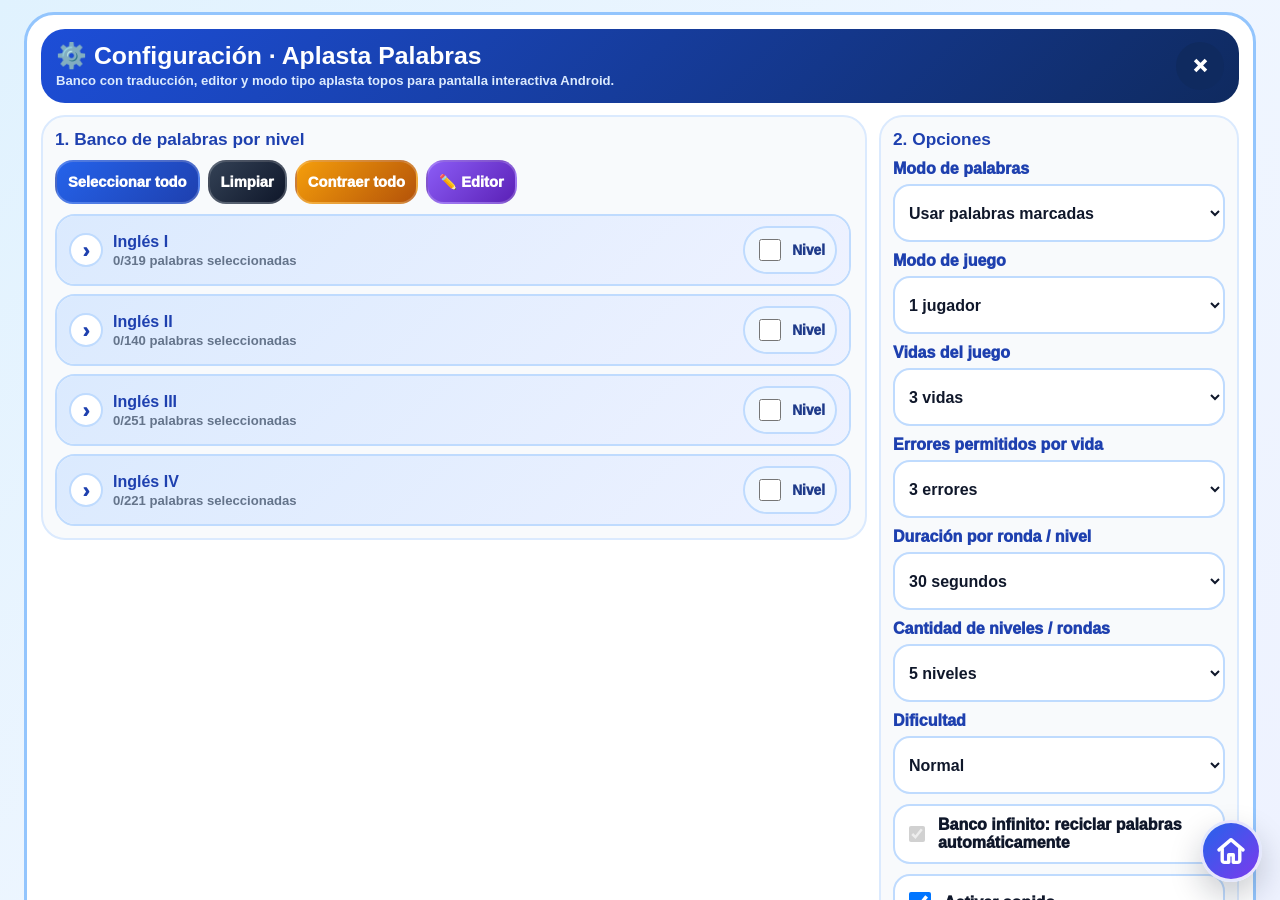
<file: Word Match.html>
<!DOCTYPE html>
<html lang="es">
<head>
  <meta charset="UTF-8" />
  <meta name="viewport" content="width=device-width, initial-scale=1.0, maximum-scale=1.0, user-scalable=no, viewport-fit=cover" />
  <meta name="theme-color" content="#0f2a5f" />
  <script src="activity-bank-helper.js?v=20260520-syncfix"></script>
  <title>Aplasta Palabras</title>
  <style>
    :root{
      --vh:100dvh; --vw:100vw; --ink:#0b1736; --muted:#61708d; --white:#fff;
      --blue:#2563eb; --blue2:#1d4ed8; --cyan:#06b6d4; --green:#16a34a;
      --orange:#f59e0b; --red:#ef4444; --violet:#7c3aed;
      --card:#ffffff; --soft:#eff6ff; --line:#bfdbfe; --shadow:0 8px 20px rgba(15,23,42,.13);
      --r:24px; --touch:58px;
    }
    *{box-sizing:border-box}
    html,body{width:100%;max-width:100%;height:100%;margin:0;overflow:hidden;color:var(--ink);font-family:Arial,"Arial Rounded MT Bold",Helvetica,sans-serif;touch-action:manipulation;-webkit-text-size-adjust:100%;overscroll-behavior:none}
    body{height:var(--vh);background:#0f2a5f}
    button,input,textarea,select{font:inherit}
    button{border:0;cursor:pointer;touch-action:manipulation;-webkit-tap-highlight-color:transparent;user-select:none}
    .hidden,[hidden]{display:none!important}.app{width:var(--vw);max-width:100%;min-width:0;height:var(--vh);display:grid;grid-template-rows:1fr;overflow:hidden;padding:12px;margin:0 auto}
    .btn{min-height:var(--touch);border-radius:18px;background:linear-gradient(135deg,#2563eb,#1e40af);color:#fff;font-weight:1000;padding:10px 14px;border:2px solid rgba(255,255,255,.2);transition:transform .12s ease,opacity .12s ease;box-shadow:none}.btn:active,.btn.press{transform:scale(.96)}.btn.small{min-height:44px;padding:7px 11px;font-size:.92rem}.btn.green{background:linear-gradient(135deg,#22c55e,#15803d)}.btn.red{background:linear-gradient(135deg,#ef4444,#b91c1c)}.btn.dark{background:linear-gradient(135deg,#334155,#0f172a)}.btn.yellow{background:linear-gradient(135deg,#f59e0b,#b45309)}.btn.purple{background:linear-gradient(135deg,#8b5cf6,#5b21b6)}.btn.white{background:#fff;color:#1e40af;border-color:#bfdbfe}.btn:disabled{opacity:.5;cursor:not-allowed}
    .menu-fab{position:fixed;left:0;top:50%;transform:translateY(-50%);z-index:45;width:62px;min-height:126px;border-radius:0 24px 24px 0;background:linear-gradient(180deg,#2563eb,#0f2a5f);color:#fff;border:2px solid rgba(255,255,255,.5);border-left:0;font-weight:1000;box-shadow:none}
    .home-fab{position:fixed;right:18px;bottom:18px;z-index:95;width:62px;height:62px;border-radius:999px;display:grid;place-items:center;background:linear-gradient(135deg,#2563eb,#7c3aed);color:#fff;border:3px solid rgba(255,255,255,.86);box-shadow:0 14px 32px rgba(15,23,42,.22);text-decoration:none;touch-action:manipulation;-webkit-tap-highlight-color:transparent}.home-fab svg{width:34px;height:34px;fill:none;stroke:currentColor;stroke-width:2.4;stroke-linecap:round;stroke-linejoin:round}.home-fab:active{transform:scale(.96)}
    .drawer{position:fixed;z-index:60;left:0;top:0;bottom:0;width:min(430px,94vw);background:#f8fbff;border-right:3px solid #93c5fd;padding:14px;display:flex;flex-direction:column;gap:10px;overflow:auto;transform:translateX(-106%);transition:transform .22s ease;box-shadow:none}.drawer.open{transform:translateX(0)}
    .drawer-head{display:flex;align-items:center;justify-content:space-between;gap:10px;border-bottom:2px dashed #bfdbfe;padding-bottom:10px}.drawer h2{margin:0;color:#1e40af;font-size:1.45rem}.close-btn{width:48px;height:48px;border-radius:999px;background:#0f2a5f;color:white;font-size:1.5rem;font-weight:1000}.drawer-grid{display:grid;grid-template-columns:1fr 1fr;gap:8px}.drawer-info,.notice{border:2px solid #bfdbfe;border-radius:18px;background:#eff6ff;color:#1e3a8a;padding:10px;font-weight:900;line-height:1.3}
    .arena-root{height:100%;min-height:0;min-width:0;max-width:100%;position:relative;display:grid;grid-template-rows:minmax(0,1fr);gap:10px;border:2px solid rgba(255,255,255,.42);border-radius:30px;background:linear-gradient(135deg,rgba(14,165,233,.34),rgba(124,58,237,.28) 48%,rgba(245,158,11,.22));padding:12px;overflow:hidden}.game-top{min-width:0;max-width:100%;overflow:hidden;display:grid;grid-template-columns:minmax(0,1fr) auto;gap:12px;align-items:center;padding:12px 14px;border-radius:24px;background:linear-gradient(135deg,#0f3e99,#075985 56%,#7c2d12);border:2px solid rgba(255,255,255,.55)}.brand h1{margin:0;color:#fff;font-size:clamp(1.5rem,2.65vmin,3.2rem);line-height:1}.brand p{margin:4px 0 0;font-size:clamp(.88rem,1.3vmin,1.25rem);font-weight:900;color:#dff6ff}.hud{display:flex;gap:5px;flex-wrap:nowrap;justify-content:flex-end;align-items:center;overflow:hidden}.pill{height:32px;min-height:32px;display:inline-flex;align-items:center;justify-content:center;padding:0 8px;border-radius:999px;background:#fff;color:#0f3e99;border:2px solid rgba(14,165,233,.45);font-weight:1000;white-space:nowrap;font-size:12px;line-height:1;overflow:hidden}.pill .sep{margin:0 4px;color:#93c5fd}.round-pill{width:112px}.life-pill{width:122px}.pill.timer{width:78px}.pill.score{width:86px}
    .empty-state{height:100%;display:grid;place-items:center;text-align:center;color:#fff;padding:30px;border-radius:28px;background:linear-gradient(135deg,rgba(29,78,216,.88),rgba(8,145,178,.75),rgba(124,58,237,.74));border:2px solid rgba(255,255,255,.55)}.empty-state h1{font-size:clamp(2rem,4vmin,4.5rem);line-height:.98;margin:0 0 10px}.empty-state p{font-size:clamp(1rem,1.8vmin,1.7rem);font-weight:900;max-width:980px;margin:0 auto;color:#f8fafc}
    .players{min-height:0;min-width:0;display:grid;gap:12px;overflow:hidden}.players.one{grid-template-columns:minmax(0,1fr)}.players.two{grid-template-columns:minmax(0,1fr) minmax(0,1fr);gap:10px}.player-card{min-height:0;min-width:0;background:#ffffff;border:3px solid rgba(255,255,255,.95);border-radius:28px;padding:12px;display:grid;grid-template-rows:auto minmax(0,1fr) auto;gap:10px;overflow:hidden;position:relative;box-shadow:none}.player-card.p1{outline:3px solid rgba(37,99,235,.8)}.player-card.p2{outline:3px solid rgba(22,163,74,.78)}.player-head{height:58px;min-height:58px;display:grid;grid-template-columns:118px minmax(0,1fr);gap:8px;align-items:center;padding:7px 10px;border-radius:20px;background:linear-gradient(135deg,#1d4ed8,#0891b2);border:2px solid rgba(255,255,255,.48);color:#fff;overflow:hidden}.p2 .player-head{background:linear-gradient(135deg,#15803d,#0d9488)}.player-head-main{min-width:0;overflow:hidden}.player-head h2{margin:0;font-size:19px;line-height:1.05;white-space:nowrap}.player-head small{display:block;margin-top:3px;color:#e0f2fe;font-weight:900;font-size:11px;line-height:1.1;overflow:hidden;text-overflow:ellipsis;white-space:nowrap}.player-head .hud{min-width:0}.game-host{min-height:0;overflow:auto;border-radius:24px;background:#dbeafe;border:3px solid rgba(37,99,235,.72);padding:12px;display:grid;align-content:center;justify-items:center;text-align:center;gap:14px}.game-host h3{font-size:clamp(1.8rem,4vmin,4rem);margin:0;color:#0f172a}.game-host p{font-size:clamp(1rem,1.6vmin,1.35rem);font-weight:900;margin:0;color:#334155}.final-card{position:absolute;inset:12px;z-index:25;display:grid;place-items:center;text-align:center;border-radius:26px;background:linear-gradient(135deg,rgba(15,42,95,.95),rgba(37,99,235,.9),rgba(245,158,11,.86));color:#fff;border:2px solid rgba(255,255,255,.65);padding:clamp(16px,3vmin,28px)}
    .final-card-body{width:min(760px,100%);display:grid;justify-items:center;gap:clamp(12px,2vmin,20px)}
    .final-card h2{font-size:clamp(2rem,5vmin,5.4rem);line-height:1.04;margin:0}
    .final-card p{font-size:clamp(1rem,1.8vmin,1.7rem);line-height:1.34;font-weight:900;margin:0;color:#f8fafc;max-width:58ch}
    .final-card .wm-level-stats{width:100%}
    .final-actions{width:min(580px,100%);display:grid;grid-template-columns:repeat(auto-fit,minmax(210px,1fr));gap:clamp(10px,1.5vmin,14px);margin-top:4px}
    .final-actions .btn,.final-actions .wm-level-next{width:100%}
    .setup-overlay{position:fixed;z-index:80;inset:0;background:linear-gradient(135deg,#e0f2fe,#eff6ff 52%,#eef2ff);display:none;overflow:auto;-webkit-overflow-scrolling:touch;padding:12px;overscroll-behavior:contain}.setup-overlay.show{display:grid;place-items:start center}.setup-card{width:min(1660px,calc(var(--vw) - 24px));max-width:calc(100% - 24px);min-height:calc(var(--vh) - 24px);background:#fff;border:3px solid #93c5fd;border-radius:30px;padding:14px;display:grid;grid-template-rows:auto minmax(0,1fr);gap:12px;box-shadow:none}.setup-top{display:flex;align-items:center;justify-content:space-between;gap:12px;padding:13px 15px;border-radius:24px;background:linear-gradient(135deg,#1d4ed8,#0f2a5f);color:#fff}.setup-top h1{margin:0;font-size:clamp(1.55rem,2.75vmin,3rem);line-height:1}.setup-top p{margin:4px 0 0;color:#dbeafe;font-weight:900;font-size:clamp(.82rem,1.15vmin,1.1rem)}.setup-grid{min-height:0;display:grid;grid-template-columns:minmax(0,1.45fr) minmax(360px,.55fr);gap:12px;align-items:start}.setup-panel{min-height:0;background:#f8fafc;border:2px solid #dbeafe;border-radius:24px;padding:12px;display:grid;gap:10px;align-content:start;overflow:hidden}.setup-panel h3{margin:0;color:#1e40af;font-size:clamp(1.08rem,1.55vmin,1.45rem)}.action-row{display:flex;gap:8px;flex-wrap:wrap}.level-list{min-height:0;overflow:auto;display:grid;gap:8px;padding-right:2px}.level-card,.category-card{border:2px solid #bfdbfe;border-radius:20px;background:#fff;overflow:hidden}.level-head,.cat-head{width:100%;min-height:62px;display:grid;grid-template-columns:auto 1fr auto;gap:10px;align-items:center;text-align:left;padding:10px 12px;background:linear-gradient(135deg,#dbeafe,#eef2ff);color:#1e40af;font-weight:1000}.cat-head{background:#fff;color:#0f172a;border-bottom:1px solid #dbeafe}.arrow{width:34px;height:34px;border-radius:999px;display:grid;place-items:center;background:#fff;border:2px solid #bfdbfe;font-size:1.25rem}.level-card.open>.level-head .arrow,.category-card.open>.cat-head .arrow{transform:rotate(90deg)}.level-title,.cat-title{display:grid;gap:2px;min-width:0}.level-title strong,.cat-title strong{font-size:clamp(1rem,1.35vmin,1.28rem);overflow:hidden;text-overflow:ellipsis;white-space:nowrap}.level-title small,.cat-title small{font-size:.82rem;color:#64748b;font-weight:900}.select-box{display:flex;align-items:center;gap:8px;font-size:.86rem;color:#1e3a8a;background:#eff6ff;border:2px solid #bfdbfe;border-radius:999px;padding:8px 10px;white-space:nowrap}.select-box input,.word-chip input{width:22px;height:22px}.cat-list{display:grid;gap:8px;padding:8px;background:#f8fafc}.word-panel{padding:8px;background:#fff;display:grid;gap:8px}.word-grid{display:grid;grid-template-columns:repeat(auto-fill,minmax(150px,1fr));gap:7px}.word-chip{min-height:47px;display:flex;align-items:center;gap:8px;border:2px solid #dbeafe;background:#f8fafc;border-radius:999px;padding:8px 10px;font-weight:1000;color:#0f172a;overflow:hidden}.word-chip span{overflow:hidden;text-overflow:ellipsis;white-space:nowrap}.word-chip.on{background:#dcfce7;border-color:#86efac;color:#166534}.config-grid{display:grid;gap:10px;align-content:start}.field{display:grid;gap:6px;color:#1e40af;font-weight:1000}.field input,.field select,.field textarea,.editor-textarea{width:100%;min-height:var(--touch);border:2px solid #bfdbfe;border-radius:17px;background:#fff;color:#0f172a;padding:10px;font-weight:900;outline:0}.field textarea{min-height:126px;resize:vertical}.check{display:flex;align-items:center;gap:10px;min-height:var(--touch);padding:10px;border:2px solid #bfdbfe;border-radius:17px;background:#fff;color:#0f172a;font-weight:1000}.check input{width:22px;height:22px}.summary{border:2px solid #bfdbfe;border-radius:17px;background:#eff6ff;color:#1e3a8a;padding:10px;font-weight:1000;line-height:1.25}.status{border:2px solid #fde68a;background:#fef9c3;color:#713f12;border-radius:16px;padding:9px;font-weight:1000;min-height:42px}.status:empty{display:none}.editor-panel{display:none;border:2px solid #ddd6fe;background:#faf5ff;border-radius:22px;padding:10px;gap:10px}.editor-panel.show{display:grid}.editor-grid{display:grid;grid-template-columns:repeat(2,minmax(0,1fr));gap:10px}.editor-card{background:#fff;border:2px solid #ddd6fe;border-radius:18px;padding:10px;display:grid;gap:8px}.editor-card h4{margin:0;color:#5b21b6}.editor-textarea{min-height:210px;font-family:Consolas,Monaco,monospace;font-size:.9rem;line-height:1.35;resize:vertical;text-align:left;white-space:pre;overflow:auto}
    .pop{animation:pop .18s ease-out both}.shake{animation:shake .24s ease both}.banner-pop{animation:pop .18s ease-out both}@keyframes pop{0%{transform:scale(.93);opacity:.7}100%{transform:scale(1);opacity:1}}@keyframes shake{0%,100%{transform:translateX(0)}25%{transform:translateX(-6px)}50%{transform:translateX(6px)}75%{transform:translateX(-3px)}}@media (prefers-reduced-motion:reduce){*{animation:none!important;transition:none!important}}

    .wm-level-modal{
      position:absolute;
      inset:clamp(14px,2.2vmin,26px);
      z-index:35;
      display:grid;
      place-items:center;
      text-align:center;
      border-radius:clamp(22px,3vmin,34px);
      background:linear-gradient(135deg,rgba(15,42,95,.96),rgba(37,99,235,.92),rgba(124,58,237,.88));
      color:#fff;
      border:3px solid rgba(255,255,255,.78);
      padding:clamp(18px,3vmin,34px);
      box-shadow:0 22px 48px rgba(15,23,42,.30);
      animation:pop .18s ease-out both;
    }
    .wm-level-modal-card{
      width:min(680px,100%);
      display:grid;
      gap:clamp(10px,1.8vmin,18px);
      justify-items:center;
    }
    .wm-level-modal h2{
      margin:0;
      font-size:clamp(2rem,5.2vmin,5.2rem);
      line-height:.95;
      text-shadow:0 4px 0 rgba(15,23,42,.22);
    }
    .wm-level-modal p{
      margin:0;
      max-width:52ch;
      font-weight:1000;
      font-size:clamp(1rem,1.9vmin,1.6rem);
      color:#eff6ff;
    }
    .wm-level-stats{
      display:flex;
      flex-wrap:wrap;
      justify-content:center;
      margin:-4px;
    }
    .wm-level-stats span{
      display:inline-flex;
      align-items:center;
      min-height:42px;
      padding:8px 13px;
      border-radius:999px;
      background:rgba(255,255,255,.15);
      border:1px solid rgba(255,255,255,.32);
      font-weight:1000;
      white-space:nowrap;
      margin:4px;
    }
    .wm-level-next{
      min-height:clamp(58px,7vmin,78px);
      padding:12px 24px;
      border-radius:999px;
      background:linear-gradient(135deg,#22c55e,#15803d);
      color:#fff;
      border:3px solid rgba(255,255,255,.9);
      font-size:clamp(1.05rem,2.2vmin,1.8rem);
      font-weight:1000;
      box-shadow:0 14px 30px rgba(15,23,42,.25), inset 0 -5px 0 rgba(15,23,42,.16);
    }
    .wm-level-next:active{transform:scale(.96)}

    @media (max-width:1180px){.app{padding:8px}.setup-grid{grid-template-columns:1fr}.setup-card{height:auto;overflow:visible}.setup-panel{overflow:visible}.level-list{max-height:none}.players.two{grid-template-columns:1fr}.player-card{min-height:0}.editor-grid{grid-template-columns:1fr}}
    @media (max-height:680px){:root{--touch:48px}.app{padding:8px}.arena-root{padding:8px;border-radius:22px}.game-top{padding:8px 10px}.brand p,.setup-top p{display:none}.player-card{padding:8px;border-radius:20px}.drawer{width:min(360px,94vw)}.level-head,.cat-head{min-height:50px;padding:7px 9px}.word-chip{min-height:42px}.setup-card{border-radius:20px;padding:8px}}
  

    
    .wm-engine{
      width:100%;
      height:100%;
      min-width:0;
      min-height:0;
      display:grid;
      grid-template-rows:auto minmax(0,1fr);
      gap:clamp(8px,1.4vmin,14px);
      align-items:stretch;
      overflow:hidden;
      touch-action:none;
      -webkit-user-select:none;
      user-select:none;
    }

    .game-host.wm-host{
      min-width:0;
      max-width:100%;
      align-content:stretch;
      justify-items:stretch;
      overflow:hidden;
    }
    .game-host.wm-host .wm-engine{
      align-self:stretch;
      justify-self:stretch;
    }
    .wm-target-card{
      width:100%;
      max-width:min(940px,100%);
      min-width:0;
      justify-self:center;
      display:grid;
      grid-template-columns:minmax(0,1fr) auto;
      align-items:center;
      gap:clamp(8px,1.6vmin,14px);
      padding:clamp(9px,1.6vmin,15px);
      border-radius:clamp(18px,3vmin,28px);
      border:3px solid rgba(255,255,255,.72);
      background:
        radial-gradient(circle at 16% 14%, rgba(250,204,21,.32), transparent 30%),
        linear-gradient(135deg,#2563eb,#7c3aed 58%,#0f766e);
      color:#fff;
      box-shadow:0 12px 24px rgba(15,23,42,.15), inset 0 -5px 0 rgba(15,23,42,.08);
      overflow:hidden;
    }
    .wm-target-main{
      min-width:0;
      display:grid;
      gap:5px;
      align-items:center;
    }
    .wm-label{
      width:max-content;
      max-width:100%;
      font-weight:1000;
      font-size:clamp(.68rem,1.35vmin,.92rem);
      letter-spacing:.08em;
      text-transform:uppercase;
      opacity:.95;
      padding:4px 10px;
      border-radius:999px;
      background:rgba(255,255,255,.18);
      border:1px solid rgba(255,255,255,.34);
      white-space:nowrap;
    }
    .wm-target-text{
      max-width:100%;
      display:block;
      overflow:visible;
      white-space:normal;
      overflow-wrap:normal;
      word-break:normal;
      hyphens:none;
      text-align:center;
      font-size:clamp(1.35rem,4.4vmin,4.1rem);
      line-height:1.08;
      font-weight:1000;
      color:#0f172a;
      background:linear-gradient(135deg,#fff,#fef3c7 62%,#fff7ed);
      border:3px solid rgba(255,255,255,.94);
      border-radius:clamp(16px,2.4vmin,26px);
      padding:clamp(7px,1.1vmin,12px) clamp(12px,2.1vmin,22px);
      box-shadow:0 9px 20px rgba(15,23,42,.16), inset 0 -5px 0 rgba(250,204,21,.42);
      text-shadow:0 2px 0 rgba(250,204,21,.38);
    }
    .wm-context{
      max-width:100%;
      overflow:hidden;
      text-overflow:ellipsis;
      white-space:nowrap;
      font-style:normal;
      font-size:clamp(.72rem,1.25vmin,.95rem);
      font-weight:900;
      color:rgba(255,255,255,.90);
    }
    .wm-level-box{
      min-width:clamp(118px,14vmin,178px);
      display:grid;
      gap:5px;
      justify-items:center;
      text-align:center;
    }
    .wm-level-badge{
      width:100%;
      display:grid;
      place-items:center;
      min-height:clamp(42px,6vmin,64px);
      padding:7px 12px;
      border-radius:18px;
      background:#fff;
      color:#1d4ed8;
      border:3px solid rgba(255,255,255,.85);
      font-weight:1000;
      font-size:clamp(1rem,2.1vmin,1.55rem);
      box-shadow:inset 0 -4px 0 rgba(37,99,235,.12);
      white-space:nowrap;
    }
    .wm-difficulty-pill{
      display:inline-grid;
      place-items:center;
      min-height:26px;
      padding:4px 10px;
      border-radius:999px;
      background:rgba(15,23,42,.18);
      border:1px solid rgba(255,255,255,.28);
      color:#fff;
      font-weight:1000;
      font-size:clamp(.62rem,1.08vmin,.8rem);
      line-height:1.1;
      white-space:nowrap;
    }
    .wm-timerbar{
      grid-column:1 / -1;
      width:100%;
      height:clamp(9px,1.1vmin,13px);
      border-radius:999px;
      overflow:hidden;
      background:rgba(255,255,255,.24);
      border:1px solid rgba(255,255,255,.35);
      box-shadow:inset 0 2px 5px rgba(15,23,42,.16);
    }
    .wm-timerbar>span{
      display:block;
      width:var(--wm-time-left,100%);
      height:100%;
      border-radius:inherit;
      background:linear-gradient(90deg,#22c55e,#facc15,#ef4444);
      transition:width .2s linear;
    }
    .wm-board{
      width:100%;
      height:100%;
      max-height:100%;
      min-height:0;
      min-width:0;
      max-width:100%;
      position:relative;
      display:grid;
      padding:clamp(10px,1.8vmin,18px);
      border-radius:clamp(18px,3vmin,30px);
      border:3px solid #93c5fd;
      background:
        radial-gradient(circle at 13% 17%, rgba(250,204,21,.18), transparent 24%),
        radial-gradient(circle at 88% 20%, rgba(125,211,252,.22), transparent 30%),
        linear-gradient(180deg,#eff6ff,#f0fdf4);
      box-shadow:inset 0 -6px 0 rgba(37,99,235,.055);
      overflow:hidden;
      touch-action:none;
      contain:layout paint;
      isolation:isolate;
    }
    .wm-board::before{
      content:"";
      position:absolute;
      inset:0;
      z-index:0;
      background-image:
        radial-gradient(circle, rgba(37,99,235,.10) 0 18%, transparent 19%),
        radial-gradient(circle, rgba(14,165,233,.07) 0 16%, transparent 17%);
      background-size:clamp(92px,12vmin,150px) clamp(92px,12vmin,150px), clamp(118px,15vmin,190px) clamp(118px,15vmin,190px);
      background-position:18px 20px, 70px 64px;
      opacity:.24;
      pointer-events:none;
    }
    /* Retroalimentación liviana: el fallo desplaza apenas el tablero; no repinta toda la superficie. */
    .wm-board.wm-feedback-shake{will-change:transform;animation:wmLiteShake .16s linear}
    .wm-board.wm-timeout{border-color:#f97316}
    .wm-slot-layer{
      position:relative;
      z-index:2;
      min-height:0;
      height:100%;
      display:grid;
      grid-template-rows:repeat(3,minmax(0,1fr));
      gap:clamp(8px,2vmin,22px);
      pointer-events:none;
      overflow:hidden;
    }
    .wm-slot-row{
      min-height:0;
      display:grid;
      gap:clamp(8px,2vmin,22px);
      align-items:center;
      justify-items:center;
      overflow:hidden;
    }
    .wm-slot-row.r1,.wm-slot-row.r3{
      grid-template-columns:repeat(3,minmax(0,1fr));
      padding-inline:clamp(10px,5vmin,92px);
    }
    .wm-slot-row.r2{grid-template-columns:repeat(4,minmax(0,1fr))}
    .wm-slot{
      width:100%;
      height:100%;
      min-height:0;
      position:relative;
      display:grid;
      place-items:center;
      border-radius:999px;
      pointer-events:none;
      overflow:visible;
    }
    .wm-slot::before{
      content:"";
      position:absolute;
      left:50%;
      bottom:8%;
      width:min(76%,clamp(74px,12vmin,150px));
      height:clamp(18px,3.2vmin,36px);
      border-radius:999px;
      transform:translateX(-50%);
      background:radial-gradient(ellipse at center, rgba(15,23,42,.24) 0 45%, rgba(15,23,42,.10) 46% 67%, transparent 68%);
      opacity:.58;
      pointer-events:none;
    }
    .wm-slot.has-mole::before{opacity:.92}
    .wm-hole{
      position:absolute;
      z-index:2;
      inset:0;
      min-width:0;
      display:grid;
      place-items:center;
      padding:2px;
      pointer-events:none;
      overflow:visible;
    }
    .wm-hole::before{display:none}
    .wm-mole{
      position:relative;
      z-index:2;
      width:min(var(--cardw,228px),100%);
      max-width:100%;
      min-width:min(clamp(96px,11vmin,150px),100%);
      height:clamp(60px,8.4vmin,82px);
      min-height:clamp(60px,8.4vmin,82px);
      display:inline-grid;
      place-items:center;
      border-radius:999px;
      border:3px solid var(--mole-color,#2563eb);
      background:#fff;
      color:var(--mole-color,#2563eb);
      font-weight:1000;
      font-size:var(--font,clamp(1rem,2.3vmin,1.7rem));
      line-height:1.02;
      padding:clamp(4px,.72vmin,6px) clamp(10px,1.6vmin,18px);
      text-align:center;
      white-space:normal;
      overflow-wrap:normal;
      word-break:normal;
      hyphens:none;
      overflow:hidden;
      box-shadow:0 10px 18px rgba(15,23,42,.18), inset 0 -3px 0 rgba(15,23,42,.06);
      text-shadow:none;
      pointer-events:none;
      touch-action:none;
      transform:translateY(30px) scale(.72);
      opacity:0;
      will-change:auto;
      animation:none;
      -webkit-tap-highlight-color:transparent;
    }
    .wm-mole.is-active{
      pointer-events:auto;
      will-change:transform,opacity;
      animation:wmMoleLife var(--life,2600ms) ease-in-out forwards;
    }
    .wm-mole::after{
      content:"";
      position:absolute;
      left:12%;
      right:12%;
      bottom:4px;
      height:4px;
      border-radius:999px;
      background:rgba(37,99,235,.14);
      pointer-events:none;
    }
    .wm-mole:active,.wm-mole.pressed{transform:translateY(-2px) scale(.96)}
    .wm-mole:disabled{cursor:default}
    .wm-mole.missed{
      background:linear-gradient(135deg,#f97316,#be123c)!important;
      border-color:#fed7aa!important;
      animation:wmMoleMiss .38s ease both;
    }
    .wm-palette-0{--mole-color:#2563eb}
    .wm-palette-1{--mole-color:#ef4444}
    .wm-palette-2{--mole-color:#16a34a}
    .wm-palette-3{--mole-color:#9333ea}
    .wm-palette-4{--mole-color:#0891b2}
    .wm-palette-5{--mole-color:#ca8a04}
    .wm-palette-6{--mole-color:#4f46e5}
    .wm-palette-7{--mole-color:#be123c}
    /* Respuesta visual en el campo: una única marca breve que se reutiliza por tablero. */
    .wm-field-feedback{
      position:absolute;
      right:clamp(4px,1vmin,12px);
      top:clamp(2px,.8vmin,10px);
      z-index:8;
      width:clamp(34px,5.4vmin,52px);
      height:clamp(34px,5.4vmin,52px);
      display:grid;
      place-items:center;
      border-radius:999px;
      border:2px solid rgba(255,255,255,.92);
      color:#fff;
      font-size:clamp(1.25rem,3.1vmin,2rem);
      line-height:1;
      font-weight:1000;
      pointer-events:none;
      opacity:0;
      transform:scale(.72);
      contain:layout paint;
    }
    .wm-field-feedback.correct{background:#16a34a;box-shadow:0 4px 10px rgba(22,163,74,.20)}
    .wm-field-feedback.wrong{background:#ef4444;box-shadow:0 4px 10px rgba(239,68,68,.18)}
    .wm-field-feedback.correct.show{animation:wmFieldCorrect .36s ease-out both}
    .wm-field-feedback.wrong.show{animation:wmFieldWrong .28s ease-out both}
    @keyframes wmMoleLife{
      0%{opacity:0;transform:translateY(30px) scale(.72)}
      13%{opacity:1;transform:translateY(0) scale(1)}
      76%{opacity:1;transform:translateY(0) scale(1)}
      100%{opacity:0;transform:translateY(30px) scale(.72)}
    }
    @keyframes wmMoleMiss{0%{opacity:1}100%{opacity:.18;transform:translateY(18px) scale(.9)}}
    @keyframes wmLiteShake{0%,100%{transform:translateX(0)}25%{transform:translateX(-4px)}50%{transform:translateX(4px)}75%{transform:translateX(-2px)}}
    @keyframes wmFieldCorrect{0%{opacity:0;transform:translateY(4px) scale(.72)}28%{opacity:1;transform:translateY(0) scale(1.06)}74%{opacity:1;transform:translateY(0) scale(1)}100%{opacity:0;transform:translateY(-5px) scale(.9)}}
    @keyframes wmFieldWrong{0%{opacity:0;transform:scale(.78)}28%{opacity:1;transform:scale(1.04)}100%{opacity:0;transform:scale(.92)}}
    html.perf-android .wm-target-card,
    html.perf-android .wm-board,
    html.perf-android .wm-mole,
    html.perf-android .wm-field-feedback{box-shadow:none}
    html.perf-android .wm-board::before{opacity:.10}
    html.perf-android .wm-timerbar>span{transition:none}
    html.perf-4k .wm-board{box-shadow:none}
    html.perf-4k .wm-board::before{display:none}
    html.perf-4k .wm-mole{box-shadow:none}
    html.perf-4k .wm-field-feedback{box-shadow:none}



    /* Celular: misma lógica, menos peso visual y contenedores más compactos.
       No toca la vista de PC ni la pantalla interactiva Android grande. */
    @media (max-width:640px){
      :root{--touch:48px}
      .app{width:var(--vw);height:var(--vh);padding:5px}
      .menu-fab{width:46px;min-height:86px;border-radius:0 17px 17px 0;font-size:.72rem;line-height:1.08}
      .home-fab{right:9px;bottom:9px;width:50px;height:50px;border-width:2px}.home-fab svg{width:28px;height:28px}
      .arena-root{gap:6px;padding:6px;border-radius:18px;border-width:1px}
      .final-card{inset:6px;padding:12px;border-radius:18px}
      .final-card-body{gap:10px}
      .final-card h2{font-size:clamp(1.4rem,8vw,2.05rem)}
      .final-card p{font-size:.9rem;line-height:1.3}
      .final-actions{grid-template-columns:1fr;gap:10px;margin-top:2px}
      .game-top{grid-template-columns:minmax(0,1fr);gap:5px;padding:7px;border-radius:15px;border-width:1px}
      .brand h1{font-size:clamp(1.02rem,5.4vw,1.42rem);line-height:1.02}.brand p{display:none}
      .game-top .hud{display:none}
      .players{gap:6px}.players.two{grid-template-columns:1fr;overflow:auto;-webkit-overflow-scrolling:touch;padding-right:2px}
      .player-card{padding:6px;gap:6px;border-width:2px;border-radius:16px;outline-width:2px}
      .game-host{padding:5px;border-width:2px;border-radius:14px;gap:5px;align-content:stretch;justify-items:stretch;overflow:hidden}
      .wm-engine{gap:5px;grid-template-rows:auto minmax(0,1fr)}
      .wm-target-card{width:100%;grid-template-columns:minmax(0,1fr);gap:5px;padding:6px;border-radius:14px;border-width:2px;box-shadow:none}
      .wm-target-main{gap:3px}.wm-label,.wm-context,.wm-level-box,.wm-difficulty-pill{display:none!important}
      .wm-target-text{font-size:clamp(1rem,7.8vw,1.82rem);padding:5px 8px;border-radius:12px;border-width:2px;box-shadow:none;text-shadow:none}
      .wm-timerbar{height:7px;border-width:0}
      .wm-board{padding:6px;border-radius:14px;border-width:2px;box-shadow:none;background:linear-gradient(180deg,#eff6ff,#f0fdf4)}
      .wm-board::before{display:none}.wm-slot-layer{gap:5px}.wm-slot-row{gap:5px}.wm-slot-row.r1,.wm-slot-row.r3{grid-template-columns:repeat(2,minmax(0,1fr));padding-inline:0}.wm-slot-row.r2{grid-template-columns:repeat(3,minmax(0,1fr))}
      .wm-slot::before{bottom:7%;width:70%;height:12px;opacity:.55}.wm-hole{overflow:hidden}
      .wm-mole{
        min-width:min(66px,100%);
        height:48px;
        min-height:48px;
        max-width:100%;
        padding:3px 6px;
        border-width:2px;
        line-height:1.02;
        box-shadow:none
      }
      .wm-mole::after{display:none}.wm-field-feedback{width:29px;height:29px;right:3px;top:2px;font-size:1.08rem;border-width:1px}
      .drawer{width:min(320px,92vw);padding:10px}.drawer h2{font-size:1.15rem}.drawer-grid{grid-template-columns:1fr}.drawer-info,.notice{font-size:.86rem}
      .close-btn{width:40px;height:40px;font-size:1.25rem}.btn{min-height:48px;border-radius:14px;padding:8px 10px}.btn.small{min-height:40px;font-size:.82rem}
      .setup-overlay{padding:6px}.setup-card{width:calc(var(--vw) - 12px);max-width:calc(100% - 12px);min-height:calc(var(--vh) - 12px);padding:8px;border-radius:18px;gap:8px;border-width:2px}
      .setup-top{padding:8px;border-radius:15px;gap:8px}.setup-top h1{font-size:clamp(1.05rem,5vw,1.32rem)}.setup-top p{display:none}
      .setup-grid{gap:8px}.setup-panel{padding:8px;border-radius:16px;gap:8px;overflow:visible}
      .action-row{display:grid;grid-template-columns:1fr 1fr;gap:6px}.level-list{gap:6px}
      .level-card,.category-card{border-radius:14px}.level-head,.cat-head{grid-template-columns:26px minmax(0,1fr) auto;gap:5px;min-height:44px;padding:6px 7px}
      .arrow{width:26px;height:26px;font-size:.95rem;border-width:1px}.level-title strong,.cat-title strong{font-size:.86rem}.level-title small,.cat-title small{font-size:.66rem}
      .select-box{grid-column:auto;width:auto;justify-content:center;gap:5px;padding:5px 7px;font-size:.68rem;border-width:1px;align-self:center}.select-box input,.word-chip input{width:18px;height:18px}
      .cat-list,.word-panel{padding:6px;gap:6px}.word-grid{grid-template-columns:1fr;gap:6px}.word-chip{min-height:40px;border-radius:14px;padding:7px 8px}
      .field input,.field select,.field textarea,.editor-textarea{min-height:48px;border-radius:13px;padding:8px}.field textarea{min-height:98px}.summary,.status{font-size:.84rem;border-radius:13px;padding:8px}
    }
    @media (max-width:380px){
      .level-head,.cat-head{grid-template-columns:24px minmax(0,1fr) auto;gap:4px;padding:6px}
      .level-title strong,.cat-title strong{font-size:.8rem}.level-title small,.cat-title small{font-size:.6rem}
      .select-box{padding:4px 5px;font-size:.62rem;gap:3px}.select-box input{width:17px;height:17px}
    }
    @media (max-width:920px) and (max-height:460px){
      .app{padding:4px}.arena-root{padding:5px;gap:5px}.game-top{display:none}
      .player-card{padding:5px;gap:5px}
      .game-host{padding:4px}.wm-target-card{padding:5px}.wm-target-text{font-size:clamp(.95rem,5vh,1.45rem);padding:4px 7px}.wm-timerbar{height:5px}
      .wm-board{padding:5px}.wm-slot-layer,.wm-slot-row{gap:4px}.wm-mole{height:42px;min-height:42px;min-width:min(68px,100%);padding:4px 7px}
    }

    @media (max-width:760px){
      .players.two{grid-template-columns:1fr}
      .player-card{min-height:0}
      .wm-target-card{grid-template-columns:1fr;justify-items:stretch}
      .wm-level-box{width:100%;min-width:0;grid-template-columns:1fr auto;align-items:center}.wm-level-badge{min-height:42px}.wm-difficulty-pill{white-space:normal}
      .wm-slot-row.r1,.wm-slot-row.r3{padding-inline:clamp(4px,3vw,22px)}
      .wm-mole{
        padding:6px 10px;
        max-width:100%;
        min-width:78px;
        height:54px;
        min-height:54px
      }
    }
    @media (max-height:620px){
      .wm-target-card{padding:7px 9px;gap:6px}.wm-target-text{font-size:clamp(1.05rem,4.9vh,2.55rem);padding:6px 11px}.wm-label,.wm-context{display:none}
      .wm-level-badge{min-height:36px;font-size:clamp(.9rem,3vh,1.2rem)}.wm-slot-layer{gap:6px}.wm-slot-row{gap:6px}.wm-slot{min-height:52px}.wm-mole{
        height:48px;
        min-height:48px;
        padding:5px 8px;
        min-width:72px
      }
    }
</style>
</head>
<body>
  <button class="menu-fab" id="menuBtn" type="button" aria-label="Abrir menú">☰<br>Menú</button>
  <a class="home-fab" id="homeBtn" href="index.html" aria-label="Volver al inicio"><svg viewBox="0 0 24 24" aria-hidden="true"><path d="M3.5 11.2 12 4l8.5 7.2"/><path d="M5.8 10.4v8.1c0 .8.7 1.5 1.5 1.5h3.1v-5.4h3.2V20h3.1c.8 0 1.5-.7 1.5-1.5v-8.1"/></svg></a>
  <aside class="drawer" id="drawer" aria-hidden="true">
    <div class="drawer-head"><h2 id="drawerTitle">🔨 Aplasta Palabras</h2><button class="close-btn" id="drawerClose" type="button">×</button></div>
    <div class="drawer-info" id="drawerProgress">Sin juego activo</div>
    <div class="drawer-info" id="drawerLives">Vidas: —</div>
    <div class="drawer-info" id="drawerScore">Puntaje: —</div>
    <div class="drawer-grid">
      <button class="btn green" id="openConfigBtn" type="button">Configurar</button>
      <button class="btn" id="restartBtn" type="button">Reiniciar</button>
      <button class="btn dark" id="repeatBtn" type="button">Repetir ronda</button>
      <button class="btn red" id="revealBtn" type="button">Revelar</button>
      <button class="btn" id="fullscreenBtn" type="button">Pantalla completa</button>
      <button class="btn dark" id="soundBtn" type="button">Sonido: ON</button>
    </div>
    <div class="notice">Aplasta Palabras: las palabras aparecen y desaparecen. Toca la correcta antes de que se esconda.</div>
  </aside>

  <main class="app">
    <section class="arena-root" id="arenaRoot"></section>
  </main>

  <section class="setup-overlay show" id="setupOverlay" aria-hidden="false">
    <div class="setup-card">
      <div class="setup-top">
        <div><h1 id="setupTitle">⚙️ Configuración · Aplasta Palabras</h1><p>Banco con traducción, editor y modo tipo aplasta topos para pantalla interactiva Android.</p></div>
        <button class="close-btn" id="closeSetupBtn" type="button">×</button>
      </div>
      <div class="setup-grid">
        <section class="setup-panel">
          <h3>1. Banco de palabras por nivel</h3>
          <div class="action-row">
            <button class="btn small" id="selectAllBtn" type="button">Seleccionar todo</button>
            <button class="btn small dark" id="clearAllBtn" type="button">Limpiar</button>
            <button class="btn small yellow" id="collapseBtn" type="button">Contraer todo</button>
            <button class="btn small purple" id="editModeBtn" type="button">✏️ Editor</button>
          </div>
          <div class="editor-panel" id="editorPanel">
            <div class="notice">Formato: <b>Categoría: Pets</b> y debajo <b>dog = perro</b>. En categorías se muestra solo inglés; en el editor se conserva inglés = español.</div>
            <div class="editor-grid" id="editorGrid"></div>
            <div class="action-row"><button class="btn green" id="downloadWordBankBtn" type="button">Descargar WordBank completo</button></div>
          </div>
          <div class="level-list" id="levelList"></div>
        </section>
        <aside class="setup-panel">
          <h3>2. Opciones</h3>
          <div class="config-grid">
            <label class="field">Modo de palabras
              <select id="wordMode"><option value="manual">Usar palabras marcadas</option><option value="random5">Generar al azar 5 palabras</option><option value="random10">Generar al azar 10 palabras</option><option value="random15">Generar al azar 15 palabras</option><option value="random20">Generar al azar 20 palabras</option></select>
            </label>
            <label class="field">Modo de juego
              <select id="playerMode"><option value="1">1 jugador</option><option value="2">2 jugadores</option></select>
            </label>
            <label class="field" id="twoPlayerWordsModeField">Palabras para 2 jugadores
              <select id="twoPlayerWordsMode"><option value="same" selected>Usar mismas palabras</option><option value="split">Dividir palabras seleccionadas</option></select>
            </label>
            <label class="field">Vidas del juego
              <select id="livesSelect"><option value="1">1 vida</option><option value="2">2 vidas</option><option value="3" selected>3 vidas</option><option value="4">4 vidas</option><option value="5">5 vidas</option></select>
            </label>
            <label class="field">Errores permitidos por vida
              <select id="errorsAllowedSelect"><option value="0">0 errores</option><option value="1">1 error</option><option value="2">2 errores</option><option value="3" selected>3 errores</option><option value="4">4 errores</option><option value="5">5 errores</option></select>
            </label>
            <label class="field">Duración por ronda / nivel
              <select id="countdownSelect"><option value="15">15 segundos</option><option value="20">20 segundos</option><option value="30" selected>30 segundos</option><option value="45">45 segundos</option></select>
            </label>
            <label class="field">Cantidad de niveles / rondas
              <select id="maxLevelsSelect"><option value="5" selected>5 niveles</option><option value="10">10 niveles</option><option value="15">15 niveles</option></select>
            </label>
            <label class="field">Dificultad
              <select id="difficultySelect"><option value="easy">Fácil</option><option value="normal" selected>Normal</option><option value="hard">Difícil</option></select>
            </label>
            <label class="check"><input type="checkbox" id="repeatMissedWords" checked disabled> Banco infinito: reciclar palabras automáticamente</label>
            <label class="check"><input type="checkbox" id="soundEnabled" checked> Activar sonido</label>
            <label class="field">Custom words
              <textarea id="customWords" placeholder="Una palabra o frase por línea. También puedes usar traducción:&#10;dog = perro&#10;school bag = mochila escolar&#10;English class = clase de inglés"></textarea>
            </label>
            <div class="summary" id="setupSummary">Seleccionadas: 0 · Custom: 0 · Se jugarán: 0</div>
            <div class="summary" id="splitSummary">Jugador 1: 0 palabras · Jugador 2: 0 palabras</div>
            <div class="status" id="setupStatus"></div>
            <button class="btn green" id="startGameBtn" type="button">Iniciar juego</button>
          </div>
        </aside>
      </div>
    </div>
  </section>

<script>
(() => {
  "use strict";

  
  const ACTIVITY_CONFIG = {
    id: "word-match",
    title: "Aplasta Palabras",
    file: "Word Match.html",
    bankType: "pairs",
    usesTranslation: true,
    entryFormat: "word_translation"
  };

  
  const GAME_ENGINE = {
    renderRound(player, host, api) {
      clearWhackTimers(player, true);
      const renderId=(player._whackRenderId||0)+1;
      player._whackRenderId=renderId;
      host.classList.add("wm-host");

      const entry = player.current;
      const target = entry.translation || entry.category || entry.word;
      const difficulty = getWhackDifficulty(player);
      let locked = false;

      let engine = host.querySelector(".wm-engine");
      if (!engine || !host.querySelector(".wm-board")) {
        host.innerHTML = `
          <div class="wm-engine" data-player="${player.id}">
            <section class="wm-target-card" aria-live="polite">
              <div class="wm-target-main">
                <strong class="wm-target-text"></strong>
                <em class="wm-context"></em>
              </div>
              <div class="wm-level-box">
                <strong class="wm-level-badge"></strong>
                <span class="wm-difficulty-pill"></span>
              </div>
              <span class="wm-timerbar" aria-hidden="true"><span></span></span>
            </section>
            <section class="wm-board" aria-label="Tablero de aplasta palabras">${makeWhackSlotLayout()}</section>
          </div>
        `;
        engine = host.querySelector(".wm-engine");
      }

      const board = host.querySelector(".wm-board");
      const targetText = host.querySelector(".wm-target-text");
      const context = host.querySelector(".wm-context");
      const levelBadge = host.querySelector(".wm-level-badge");
      const difficultyPill = host.querySelector(".wm-difficulty-pill");

      if (targetText) {
        targetText.textContent = target;
        targetText.title = target;
      }
      if (context) context.textContent = `${entry.level} · ${entry.category || "General"}`;
      const phaseName = state.game?.mode === "2" ? "Ronda" : "Nivel";
      const phaseMax = state.game?.maxLevels || getSelectedMaxLevels();
      if (levelBadge) levelBadge.textContent = `${phaseName} ${difficulty.level}/${phaseMax}`;
      if (difficultyPill) {
        const durationUnit = state.game?.mode === "2" ? "s/ronda" : "s/nivel";
        difficultyPill.textContent = `${difficulty.modeLabel} · ${difficulty.maxOnScreen} activos · ${(difficulty.correctLife/1000).toFixed(1)}s visible · ${player.levelDuration || 30} ${durationUnit}`;
      }
      board?.classList.remove("wm-feedback-shake", "wm-timeout");
      hideFieldFeedback(board);

      setupWhackSlots(player, board, api);
      player._whackCurrentEntry = entry;
      player._whackApi = api;
      player._whackActive = true;

      const options = makeWhackOptions(entry, api, difficulty);
      const sequence = buildWhackSequence(entry, options, difficulty, api);

      const finish = (ok, button, reason = "tap") => {
        if (locked || player.roundDone) return;
        locked = true;
        player._whackActive = false;
        clearWhackTimers(player, false);
        freezeWhackSlots(player, button || null);

        if (ok) {
          showFieldFeedback(button, true);
          afterPaint(() => playCorrectSound());
          api.finish(player, true);
          const nextTid = setTimeout(() => api.next(player), Math.max(280, 500 - difficulty.level * 10));
          player._whackTimers.push(nextTid);
        } else {
          if (reason === "miss") {
            button?.classList.add("missed");
            board?.classList.add("wm-timeout");
          } else {
            showFieldFeedback(button, false);
            triggerWrongShake(board);
            api.vibrate(32);
          }
          afterPaint(() => playWrongSound());
          api.finish(player, false, false, reason === "miss");
          const nextTid = setTimeout(() => api.next(player), Math.max(480, 740 - difficulty.level * 8));
          player._whackTimers.push(nextTid);
        }
      };
      player._whackFinish = finish;

      const startSpawning = () => {
        if (!board || player.roundDone || !player._whackActive || state.game?.paused || player._whackRenderId!==renderId) return;
        refreshWhackSlotMetrics(player);
        sequence.forEach((mole, i) => {
          const delay = Math.max(0, i * difficulty.spawnEvery + Math.floor(Math.random() * difficulty.jitter));
          const tid = setTimeout(() => {
            if (locked || player.roundDone || !player._whackActive || state.game?.paused || player._whackRenderId!==renderId) return;
            spawnWhackMole({ player, board, entry, mole, difficulty, api, finish });
          }, delay);
          player._whackTimers.push(tid);
        });
      };

      requestAnimationFrame(startSpawning);
    },
    reveal(player) {
      const entry = player.current;
      return `${entry.translation || "—"} = ${entry.word}`;
    },
    resetRound(player, api) {
      clearWhackTimers(player, true);
      api.renderPlayer(player);
    }
  };

  function getSelectedDifficultyMode(){
    const value=String(UI.difficultySelect?.value || "normal");
    return ["easy","normal","hard"].includes(value) ? value : "normal";
  }
  function getDifficultyProfile(mode){
    const profiles={
      easy:{
        label:"Fácil",
        baseLife:3400,
        lifeDrop:42,
        minLife:1650,
        baseSpawn:720,
        spawnDrop:14,
        minSpawn:360,
        startActive:3,
        activeEvery:4,
        baseDistractors:5,
        distractorStep:.85,
        baseOptions:7,
        optionStep:1,
        jitterBase:170,
        jitterDrop:2
      },
      normal:{
        label:"Normal",
        baseLife:3100,
        lifeDrop:55,
        minLife:1350,
        baseSpawn:650,
        spawnDrop:17,
        minSpawn:300,
        startActive:3,
        activeEvery:3,
        baseDistractors:6,
        distractorStep:1.05,
        baseOptions:8,
        optionStep:1.15,
        jitterBase:150,
        jitterDrop:2.4
      },
      hard:{
        label:"Difícil",
        baseLife:2700,
        lifeDrop:72,
        minLife:950,
        baseSpawn:540,
        spawnDrop:22,
        minSpawn:220,
        startActive:4,
        activeEvery:2,
        baseDistractors:8,
        distractorStep:1.55,
        baseOptions:10,
        optionStep:1.65,
        jitterBase:130,
        jitterDrop:3
      }
    };
    return profiles[mode] || profiles.normal;
  }

  function isCompactPhoneLayout(){
    const vv = window.visualViewport;
    const w = Math.round((vv && vv.width) || window.innerWidth || 1280);
    const h = Math.round((vv && vv.height) || window.innerHeight || 720);
    return Math.min(w, h) <= 640 && Math.max(w, h) <= 980;
  }

  function getWhackDifficulty(player) {
    const level = Math.max(1, Math.min(30, Number(player?.level || 1)));
    const mode = player?.difficultyMode || getSelectedDifficultyMode();
    const profile = getDifficultyProfile(mode);
    const growth = level - 1;
    const correctLife = Math.max(profile.minLife, profile.baseLife - growth * profile.lifeDrop);
    const spawnEvery = Math.max(profile.minSpawn, profile.baseSpawn - growth * profile.spawnDrop);
    const maxOnScreen = Math.min(10, profile.startActive + Math.floor(growth / profile.activeEvery));
    const distractorCount = Math.min(24, Math.round(profile.baseDistractors + growth * profile.distractorStep));
    const optionCount = Math.min(28, Math.round(profile.baseOptions + growth * profile.optionStep));
    const boardSize = Math.max(92, 154 - growth * 1.4);
    const jitter = Math.max(45, Math.round(profile.jitterBase - growth * profile.jitterDrop));
    const compactPhone = isCompactPhoneLayout();
    const tightCards = compactPhone || Math.round((window.visualViewport && window.visualViewport.height) || window.innerHeight || 720) <= 620;
    const effectiveMaxOnScreen = compactPhone ? Math.min(maxOnScreen, 5) : maxOnScreen;
    const effectiveDistractorCount = compactPhone ? Math.min(distractorCount, 14) : distractorCount;
    const effectiveOptionCount = compactPhone ? Math.min(optionCount, 18) : optionCount;
    const effectiveSpawnEvery = compactPhone ? Math.max(spawnEvery, 420) : spawnEvery;
    const effectiveCorrectLife = compactPhone ? Math.max(correctLife, 1500) : correctLife;

    return {
      level,
      mode,
      modeLabel:profile.label,
      optionCount: effectiveOptionCount,
      distractorCount: effectiveDistractorCount,
      maxOnScreen: effectiveMaxOnScreen,
      correctLife: effectiveCorrectLife,
      decoyLife: Math.max(profile.minLife - 120, effectiveCorrectLife - 120),
      spawnEvery: effectiveSpawnEvery,
      jitter,
      tileMin: boardSize,
      timeFactor: 1,
      roundSeconds: player?.levelDuration || getSelectedLevelDuration(),
      label: `Nivel ${level}`,
      compactPhone,
      tightCards
    };
  }

  function makeWhackOptions(entry, api, difficulty) {
    const raw = api.makeOptions(entry, Math.max(difficulty.distractorCount * 3, 18));
    const byKey = new Map();
    raw.forEach(item => {
      const word = String(item.word || "").trim();
      if (!word || api.same(word, entry.word)) return;
      const key = normalizeText(word);
      if (!byKey.has(key)) byKey.set(key, item);
    });
    return shuffle(Array.from(byKey.values())).slice(0, difficulty.distractorCount);
  }

  function buildWhackSequence(entry, options, difficulty, api) {
    /*
      Siempre llena el arranque del nivel aunque el banco sea pequeño.
      Si hay pocos distractores, los recicla; si solo existe una palabra,
      repite la palabra correcta para que los espacios activos no queden vacíos.
    */
    const targetActive = Math.max(1, Number(difficulty.maxOnScreen || 4));
    const minSequence = Math.max(targetActive * 2, Number(difficulty.optionCount || targetActive));
    const distractors = uniqueEntryObjects((options || []).filter(item => item && item.word && !api.same(item.word, entry.word)));
    const sequence = [];
    const firstCorrectAt = Math.min(targetActive - 1, Math.max(0, Math.floor(Math.random() * targetActive)));
    let di = 0;

    for (let i = 0; i < minSequence; i++) {
      const mustBeCorrect = i === firstCorrectAt || (!distractors.length && i < targetActive);
      if (mustBeCorrect) {
        sequence.push({ item: entry, correct: true });
      } else {
        const item = distractors[di % Math.max(1, distractors.length)] || entry;
        sequence.push({ item, correct: api.same(item.word, entry.word) });
        di++;
      }
    }

    // Garantiza que en la primera oleada siempre exista al menos una respuesta correcta.
    if (!sequence.slice(0, targetActive).some(mole => mole.correct)) {
      sequence[Math.floor(Math.random() * targetActive)] = { item: entry, correct: true };
    }
    return sequence;
  }

  function setupWhackSlots(player, board, api) {
    if (!player || !board) return;
    board._whackPlayer = player;

    if (!board._whackBound) {
      board.addEventListener("pointerdown", ev => {
        const btn = ev.target.closest(".wm-mole.is-active");
        if (!btn || !board.contains(btn)) return;
        const activePlayer = board._whackPlayer;
        if (state.game?.paused || !activePlayer || activePlayer.roundDone || btn.disabled) return;
        const finish = activePlayer._whackFinish;
        const currentApi = activePlayer._whackApi;
        if (typeof finish !== "function" || !currentApi) return;
        ev.preventDefault();
        unlockAudioGesture();
        btn.classList.add("pressed");
        finish(currentApi.same(btn.dataset.answer, activePlayer.current?.word), btn, "tap");
      }, { passive:false });

      const release = ev => {
        const btn = ev.target.closest(".wm-mole");
        if (btn && board.contains(btn)) btn.classList.remove("pressed");
      };
      board.addEventListener("pointerup", release, { passive:true });
      board.addEventListener("pointercancel", release, { passive:true });
      board.addEventListener("click", ev => {
        if (ev.target.closest(".wm-mole")) ev.preventDefault();
      });
      board._whackBound = true;
    }

    if (player._slotBoard !== board) {
      player._slotBoard = board;
      player._slotPool = Array.from(board.querySelectorAll(".wm-slot")).map(slot => {
        const hole = slot.querySelector(".wm-hole");
        const button = slot.querySelector(".wm-mole");
        return { slot, hole, button, active:false, timeout:null, width:0, baseMaxWidth:0 };
      }).filter(item => item.slot && item.hole && item.button);
      player._slotMetricKey = "";
      player._sharedCardWidth = 0;
      refreshWhackSlotMetrics(player);
    }
    player._whackApi = api;
  }

  function refreshWhackSlotMetrics(player) {
    const pool = player?._slotPool || [];
    if (!pool.length) return;
    const hostWidth = player?.ui?.host?.clientWidth || 0;
    const hostHeight = player?.ui?.host?.clientHeight || 0;
    const key = `${window.innerWidth}x${window.innerHeight}:${hostWidth}x${hostHeight}`;
    if (player._slotMetricKey === key && pool.every(item => item.baseMaxWidth)) return;
    let sharedWidth = Infinity;
    pool.forEach(item => {
      const rect = item.slot.getBoundingClientRect();
      const w = Math.max(92, rect.width || item.slot.clientWidth || 160);
      item.width = w;
      item.baseMaxWidth = Math.round(Math.min(Math.max(72, w * 0.9), 430));
      sharedWidth = Math.min(sharedWidth, item.baseMaxWidth);
    });
    player._sharedCardWidth = Number.isFinite(sharedWidth) ? sharedWidth : 228;
    player._slotMetricKey = key;
  }

  function countActiveWhackSlots(player) {
    return (player?._slotPool || []).reduce((sum, item) => sum + (item.active ? 1 : 0), 0);
  }

  function spawnWhackMole({ player, board, entry, mole, difficulty, api, finish }) {
    if (!board || player.roundDone || !player._whackActive) return;

    if (countActiveWhackSlots(player) >= difficulty.maxOnScreen) {
      const retry = setTimeout(() => spawnWhackMole({ player, board, entry, mole, difficulty, api, finish }), 120);
      player._whackTimers.push(retry);
      return;
    }

    const item = mole.correct ? entry : mole.item;
    const word = String(item.word || "").trim();
    if (!word) return;

    const slotData = pickWhackSlot(player);
    if (!slotData) {
      const retry = setTimeout(() => spawnWhackMole({ player, board, entry, mole, difficulty, api, finish }), 120);
      player._whackTimers.push(retry);
      return;
    }

    const btn = slotData.button;
    const cardWidth = getWhackCardWidth(player, difficulty.compactPhone);
    const correct = mole.correct || api.same(word, entry.word);

    resetWhackButton(slotData, false);
    slotData.active = true;
    slotData.word = word;
    slotData.correct = correct;
    slotData.slot.classList.add("has-mole");

    btn.disabled = false;
    btn.textContent = word;
    btn.dataset.answer = word;
    btn.dataset.correct = correct ? "1" : "0";
    btn.className = `wm-mole wm-palette-${Math.floor(Math.random() * 8)}`;
    btn.style.setProperty("--life", (correct ? difficulty.correctLife : difficulty.decoyLife) + "ms");
    const fontKey = `${word}|${cardWidth}|${difficulty.tightCards ? 1 : 0}|${isTwoPlayerMatch() ? 2 : 1}`;
    const fontCache = player._moleFontCache || (player._moleFontCache = new Map());
    let fontSize = fontCache.get(fontKey);
    if (!fontSize) {
      fontSize = fitMoleFont(word, cardWidth, difficulty.tightCards, isTwoPlayerMatch());
      fontCache.set(fontKey, fontSize);
    }
    btn.style.setProperty("--font", fontSize);
    btn.style.setProperty("--cardw", cardWidth + "px");
    btn.setAttribute("aria-label", correct ? `Palabra correcta ${word}` : `Distractor ${word}`);

    // Reinicia la animación del botón reutilizado sin reconstruir el DOM completo.
    btn.style.animation = "none";
    void btn.offsetWidth;
    btn.style.animation = "";
    btn.classList.add("is-active");

    const life = correct ? difficulty.correctLife : difficulty.decoyLife;
    const tid = setTimeout(() => {
      if (player.roundDone || !player._whackActive) {
        resetWhackButton(slotData, true);
        return;
      }
      if (correct) finish(false, btn, "miss");
      else resetWhackButton(slotData, true);
    }, life);
    slotData.timeout = tid;
    player._whackTimers.push(tid);
  }

  function makeWhackSlotLayout() {
    let index = 0;
    const compactPhone = isCompactPhoneLayout();
    const rows = compactPhone ? [[2,"r1"],[3,"r2"],[2,"r3"]] : [[3,"r1"],[4,"r2"],[3,"r3"]];
    const row = (count, cls) => {
      let html = `<div class="wm-slot-row ${cls}">`;
      for (let i = 0; i < count; i++) {
        index++;
        html += `<div class="wm-slot" data-slot="${index}" aria-hidden="true"><div class="wm-hole"><button class="wm-mole" type="button" disabled tabindex="-1"></button></div></div>`;
      }
      return html + `</div>`;
    };
    return `<div class="wm-slot-layer">${rows.map(([count, cls]) => row(count, cls)).join("")}</div>`;
  }

  function pickWhackSlot(player) {
    const free = (player?._slotPool || []).filter(item => !item.active);
    if (!free.length) return null;
    return free[Math.floor(Math.random() * free.length)];
  }

  function getWhackCardWidth(player, compact) {
    const available = player?._sharedCardWidth || 228;
    return Math.round(Math.min(Math.max(compact ? 66 : 78, available), compact ? 150 : 228));
  }

  function resetWhackButton(slotData, removeMarks = false) {
    if (!slotData) return;
    if (slotData.timeout) clearTimeout(slotData.timeout);
    slotData.timeout = null;
    slotData.active = false;
    slotData.word = "";
    slotData.correct = false;
    slotData.slot?.classList.remove("has-mole");

    const btn = slotData.button;
    if (!btn) return;
    btn.disabled = true;
    btn.classList.remove("is-active", "missed", "pressed");
    btn.style.animation = "";
    btn.style.removeProperty("--font");
    btn.style.removeProperty("--cardw");
    btn.dataset.answer = "";
    btn.dataset.correct = "0";
    btn.removeAttribute("aria-label");
  }

  function freezeWhackSlots(player, keepButton = null) {
    (player?._slotPool || []).forEach(slotData => {
      if (slotData.timeout) clearTimeout(slotData.timeout);
      slotData.timeout = null;
      if (slotData.button) slotData.button.disabled = true;
      if (slotData.button !== keepButton) resetWhackButton(slotData, true);
      else {
        slotData.active = false;
        slotData.slot?.classList.add("has-mole");
      }
    });
  }

  function fitMoleFont(word, cardWidth, tightCards, twoPlayers) {
    const terms = String(word || "").trim().split(/\s+/).filter(Boolean);
    if (!terms.length) return "14px";

    const usableWidth = Math.max(38, cardWidth - (tightCards ? 14 : 24));
    const largest = twoPlayers ? (tightCards ? 14 : 22) : (tightCards ? 16 : 28);
    const smallest = twoPlayers ? 5 : (tightCards ? 6 : 7);
    const maxTextHeight = tightCards ? 33 : 45;
    const maxLines = 3;
    const wordUnits = terms.map(term => {
      let units = 0;
      for (const ch of term) {
        units += /[MWÁÉÍÓÚÜÑ]/.test(ch) ? .92 : /[A-Z]/.test(ch) ? .72 : /[mw]/.test(ch) ? .80 : /[ilI1]/.test(ch) ? .34 : .56;
      }
      return units;
    });

    for (let size = largest; size >= smallest; size--) {
      const lineCapacity = usableWidth / (size * 1.04);
      let lines = 1;
      let used = 0;
      let fits = true;

      for (const units of wordUnits) {
        if (units > lineCapacity) {
          fits = false;
          break;
        }
        if (!used) {
          used = units;
        } else if (used + .36 + units <= lineCapacity) {
          used += .36 + units;
        } else {
          lines++;
          used = units;
        }
      }

      if (fits && lines <= maxLines && lines * size * 1.02 <= maxTextHeight) {
        return size + "px";
      }
    }
    return smallest + "px";
  }

  function clearWhackTimers(player, hide = true) {
    if (!player) return;
    player._whackActive = false;
    (player._whackTimers || []).forEach(id => clearTimeout(id));
    player._whackTimers = [];
    (player._slotPool || []).forEach(slotData => {
      slotData.timeout = null;
      if (hide) resetWhackButton(slotData, true);
    });
  }

  function hideFieldFeedback(board) {
    if (!board || !board._feedbackMark) return;
    clearTimeout(board._feedbackTimer);
    board._feedbackMark.classList.remove("show");
  }
  function showFieldFeedback(button, ok) {
    if (!button) return;
    const slot = button.closest(".wm-slot");
    const board = button.closest(".wm-board");
    if (!slot || !board) return;
    let mark = board._feedbackMark;
    if (!mark) {
      mark = document.createElement("span");
      mark.setAttribute("aria-hidden", "true");
      board._feedbackMark = mark;
    }
    clearTimeout(board._feedbackTimer);
    mark.className = `wm-field-feedback ${ok ? "correct" : "wrong"}`;
    mark.textContent = ok ? "✓" : "×";
    slot.appendChild(mark);
    requestAnimationFrame(() => mark.classList.add("show"));
    board._feedbackTimer = setTimeout(() => mark.classList.remove("show"), ok ? 390 : 310);
  }
  function triggerWrongShake(board) {
    if (!board) return;
    board.classList.add("wm-feedback-shake");
    setTimeout(() => board.classList.remove("wm-feedback-shake"), 180);
  }
  function afterPaint(fn){
    try { requestAnimationFrame(() => setTimeout(fn, 0)); }
    catch(e){ setTimeout(fn, 0); }
  }
  function unlockAudioGesture(){
    if(!state.sound) return;
    try{
      const ctx=getAudioContext?.();
      if(ctx && ctx.state==="suspended") ctx.resume?.();
    }catch(e){}
  }

  const LEVELS = ["Inglés I", "Inglés II", "Inglés III", "Inglés IV"];
  const STORAGE_FULL_BANK = "ESL_WORD_BANK_PLATFORM_SNAPSHOT";
  const STORAGE_ACTIVITY_PREFIX = "ESL_ACTIVITY_BANK_";
  const EMBEDDED_BANK = {
    "Inglés I": { "Example": ["apple = manzana", "book = libro", "dog = perro", "cat = gato"] },
    "Inglés II": {}, "Inglés III": {}, "Inglés IV": {}
  };

  const UI = {};
  const state = {
    bank: normalizeBank(EMBEDDED_BANK), selected:new Set(), expandedLevels:new Set(), expandedCategories:new Set(), editMode:false,
    game:null, timer:null, sound:true, audioCtx:null, lastPlaylist:[]
  };

  const ids = ["menuBtn","drawer","drawerClose","drawerProgress","drawerLives","drawerScore","openConfigBtn","restartBtn","repeatBtn","revealBtn","fullscreenBtn","soundBtn","arenaRoot","setupOverlay","closeSetupBtn","selectAllBtn","clearAllBtn","collapseBtn","editModeBtn","editorPanel","editorGrid","downloadWordBankBtn","levelList","wordMode","playerMode","twoPlayerWordsMode","twoPlayerWordsModeField","livesSelect","errorsAllowedSelect","countdownSelect","maxLevelsSelect","difficultySelect","repeatMissedWords","soundEnabled","customWords","setupSummary","splitSummary","setupStatus","homeBtn","drawerTitle","setupTitle","startGameBtn"];
  function $(id){ return document.getElementById(id); }
  function cacheDom(){ ids.forEach(id=>UI[id]=$(id)); }
  function updateViewport(){ const vv=window.visualViewport; const h=Math.round((vv&&vv.height)||window.innerHeight||720); const w=Math.round((vv&&vv.width)||window.innerWidth||1280); document.documentElement.style.setProperty("--vh", h+"px"); document.documentElement.style.setProperty("--vw", w+"px"); updatePerformanceMode(); }
  function updatePerformanceMode(){ const pixels=(window.innerWidth||0)*(window.innerHeight||0); const isAndroid=/Android/i.test(navigator.userAgent||""); document.documentElement.classList.toggle("perf-android", isAndroid); document.documentElement.classList.toggle("perf-4k", isAndroid && pixels>=2800000); }
  function escapeHtml(v){ return String(v??"").replace(/[&<>"']/g,ch=>({"&":"&amp;","<":"&lt;",">":"&gt;","\"":"&quot;","'":"&#39;"}[ch])); }
  function normalizeText(v){ return String(v||"").normalize("NFD").replace(/[\u0300-\u036f]/g,"").trim().toLowerCase().replace(/\s+/g," "); }
  function cleanCategoryName(v){ return String(v||"").trim().replace(/\s+/g," ").replace(/^\s*(?:English|Ingl[eé]s)\s*(?:I|II|III|IV|[1-4])\s*[:\-–—|]\s*/i,"") || "General"; }
  function toSpanishLevel(level){ const s=String(level||"").normalize("NFD").replace(/[\u0300-\u036f]/g,"").toLowerCase(); if(/iv|4/.test(s)) return "Inglés IV"; if(/iii|3/.test(s)) return "Inglés III"; if(/ii|2/.test(s)) return "Inglés II"; return "Inglés I"; }
  function splitPairText(value){ const text=String(value||"").trim(); const m=text.match(/^(.+?)\s*(?:=|→|->|\|)\s*(.+)$/); return m ? { word:m[1].trim(), translation:m[2].trim() } : { word:text, translation:"" }; }
  function getWord(entry){ if(typeof entry==="string") return splitPairText(entry).word; if(entry&&typeof entry==="object") return String(entry.word||entry.en||entry.english||entry.term||entry.text||"").trim(); return String(entry||"").trim(); }
  function getTranslation(entry){ if(typeof entry==="string") return splitPairText(entry).translation; if(entry&&typeof entry==="object") return String(entry.translation||entry.es||entry.spanish||entry.meaning||"").trim(); return ""; }
  function normalizeEntry(entry){ const word=getWord(entry); if(!word) return null; const translation=getTranslation(entry); return translation ? { word, translation } : word; }
  function entryToObject(entry, level, category){ return { word:getWord(entry), translation:getTranslation(entry), level, category, raw:entry }; }
  function normalizeBank(raw){ const out={}; LEVELS.forEach(l=>out[l]={}); Object.entries(raw||{}).forEach(([level,cats])=>{ const lv=toSpanishLevel(level); if(!out[lv]) out[lv]={}; Object.entries(cats||{}).forEach(([cat,entries])=>{ const arr=(Array.isArray(entries)?entries:[]).map(normalizeEntry).filter(Boolean); if(arr.length) out[lv][cleanCategoryName(cat)] = uniqueEntries(arr); }); }); return out; }
  function uniqueEntries(arr){ const seen=new Set(), out=[]; arr.forEach(e=>{ const key=normalizeText(getWord(e)); if(key&&!seen.has(key)){ seen.add(key); out.push(e); } }); return out; }
  function wordKey(level,cat,index){ return level+"||"+cat+"||"+index; }
  function catKey(level,cat){ return level+"||"+cat; }
  function shuffle(arr){ const a=arr.slice(); for(let i=a.length-1;i>0;i--){ const j=Math.floor(Math.random()*(i+1)); [a[i],a[j]]=[a[j],a[i]]; } return a; }
  function formatTime(sec){ sec=Math.max(0,sec|0); return String(Math.floor(sec/60)).padStart(2,"0")+":"+String(sec%60).padStart(2,"0"); }

  function snapshotToBank(snapshot){
    if(!snapshot) return null;
    if(snapshot.activities && snapshot.activities[ACTIVITY_CONFIG.id]) snapshot=snapshot.activities[ACTIVITY_CONFIG.id];
    if(snapshot.levels) return normalizeBank(snapshot.levels);
    if(LEVELS.some(l=>snapshot[l])) return normalizeBank(snapshot);
    return null;
  }
  function currentActivityToSnapshot(){
    return { title:ACTIVITY_CONFIG.title, file:ACTIVITY_CONFIG.file, bankType:ACTIVITY_CONFIG.bankType, usesTranslation:ACTIVITY_CONFIG.usesTranslation, entryFormat:ACTIVITY_CONFIG.entryFormat, levels:state.bank };
  }
  function defaultFullBank(){ return { app:"ESL English", schema:"esl-word-bank-v3", updatedAt:new Date().toISOString(), levels:LEVELS.slice(), activities:{}, notes:"Cada actividad tiene su propio banco independiente." }; }
  function activityStorageIds(){
    const ids=[ACTIVITY_CONFIG.id].concat(Array.isArray(ACTIVITY_CONFIG.aliases)?ACTIVITY_CONFIG.aliases:[]);
    return [...new Set(ids.filter(Boolean))];
  }
  function readJsonFromStorage(key){
    try{
      const raw=localStorage.getItem(key);
      if(!raw) return null;
      const json=JSON.parse(raw);
      return json && typeof json === "object" ? json : null;
    }catch(e){ return null; }
  }
  function cloneFullBank(value){
    try{ return JSON.parse(JSON.stringify(value || defaultFullBank())); }catch(e){ return defaultFullBank(); }
  }
  function applyActivitySnapshotToFull(full,id,snapshot){
    if(Array.isArray(ACTIVITY_CONFIG.aliases) && ACTIVITY_CONFIG.aliases.includes(id)) id=ACTIVITY_CONFIG.id;
    if(!id || !snapshot || typeof snapshot !== "object") return;
    if(!snapshot.levels && !snapshot.bank && !snapshot.wordBank) return;
    full.activities = full.activities || {};
    full.activities[id] = snapshot;
  }
  function mergeStoredActivitySnapshots(full){
    const next=cloneFullBank(full);
    next.activities = next.activities || {};
    const mergeFull=(bank)=>{
      if(bank && bank.activities && typeof bank.activities === "object"){
        Object.entries(bank.activities).forEach(([id,snapshot])=>applyActivitySnapshotToFull(next,id,snapshot));
      }
    };
    try{ if(window.ESLBank && typeof window.ESLBank.readLocalBank === "function") mergeFull(window.ESLBank.readLocalBank()); }catch(e){}
    ["ESL_ENGLISH_WORD_BANKS_V1", STORAGE_FULL_BANK, "ESL_WORD_BANK_FULL", "ESL_ENGLISH_WORD_BANK"].forEach(key=>mergeFull(readJsonFromStorage(key)));
    try{
      for(let i=0;i<localStorage.length;i++){
        const key=localStorage.key(i);
        if(key && key.startsWith(STORAGE_ACTIVITY_PREFIX)){
          const id=key.slice(STORAGE_ACTIVITY_PREFIX.length);
          applyActivitySnapshotToFull(next,id,readJsonFromStorage(key));
        }
      }
    }catch(e){}
    try{
      if(window.ESL_ACTIVITY_BANKS){
        if(window.ESL_ACTIVITY_BANKS.activities) Object.entries(window.ESL_ACTIVITY_BANKS.activities).forEach(([id,snapshot])=>applyActivitySnapshotToFull(next,id,snapshot));
        Object.entries(window.ESL_ACTIVITY_BANKS).forEach(([id,snapshot])=>{ if(id!=="activities") applyActivitySnapshotToFull(next,id,snapshot); });
      }
    }catch(e){}
    next.updatedAt = new Date().toISOString();
    next.levels = Array.isArray(next.levels) && next.levels.length ? next.levels : LEVELS.slice();
    next.schema = next.schema || "esl-word-bank-v3";
    next.app = next.app || "ESL English";
    return next;
  }
  function readLocalActivitySnapshot(ids=activityStorageIds()){
    for(const id of ids){
      const snapshot=readJsonFromStorage(STORAGE_ACTIVITY_PREFIX+id);
      if(snapshot) return snapshot;
    }
    return null;
  }
  function readWindowActivitySnapshot(ids=activityStorageIds()){
    try{
      if(window.ESL_ACTIVITY_BANKS){
        for(const id of ids){
          if(window.ESL_ACTIVITY_BANKS[id]) return window.ESL_ACTIVITY_BANKS[id];
          if(window.ESL_ACTIVITY_BANKS.activities && window.ESL_ACTIVITY_BANKS.activities[id]) return window.ESL_ACTIVITY_BANKS.activities[id];
        }
      }
    }catch(e){}
    return null;
  }

  async function readFullWordBank(){
    let full=null;
    try { const res = await fetch("word-bank-esl-english.json", { cache:"no-store" }); if(res.ok){ const json=await res.json(); if(json && json.activities) full=json; } } catch(e) {}
    if(!full){ try { if(window.ESLBank && typeof window.ESLBank.readLocalBank === "function") full=window.ESLBank.readLocalBank(); } catch(e) {} }
    if(!full) full=readJsonFromStorage(STORAGE_FULL_BANK) || readJsonFromStorage("ESL_WORD_BANK_FULL") || readJsonFromStorage("ESL_ENGLISH_WORD_BANKS_V1") || readJsonFromStorage("ESL_ENGLISH_WORD_BANK");
    return mergeStoredActivitySnapshots(full || defaultFullBank());
  }
  async function loadExternalOrLocalBank(){
    let snapshot=null;
    const ids=activityStorageIds();
    snapshot=readLocalActivitySnapshot(ids) || readWindowActivitySnapshot(ids);
    if(!snapshot){
      for(const id of ids){
        try { if(window.ESLBank && typeof window.ESLBank.getActivityBank === "function") snapshot = await window.ESLBank.getActivityBank(id,{priority:"localStorage"}); } catch(e) {}
        if(snapshot) break;
      }
    }
    if(!snapshot){
      try { const full = await readFullWordBank(); for(const id of ids){ if(full.activities && full.activities[id]){ snapshot=full.activities[id]; break; } } } catch(e) {}
    }
    const bank = snapshotToBank(snapshot);
    if(bank){ state.bank=bank; saveActivityLocal(); return true; }
    saveActivityLocal();
    return false;
  }
  function saveActivityLocal(){
    const snapshot=currentActivityToSnapshot();
    try { localStorage.setItem(STORAGE_ACTIVITY_PREFIX+ACTIVITY_CONFIG.id, JSON.stringify(snapshot)); } catch(e) {}
    try { window.ESL_ACTIVITY_BANKS = Object.assign(window.ESL_ACTIVITY_BANKS||{}, { [ACTIVITY_CONFIG.id]: snapshot }); } catch(e) {}
    try {
      if(window.ESLBank){
        ["setActivityBank","saveActivityBank","updateActivityBank"].forEach(name=>{ try{ if(typeof window.ESLBank[name]==="function") window.ESLBank[name](ACTIVITY_CONFIG.id, snapshot); }catch(e){} });
      }
    } catch(e) {}
    return snapshot;
  }
  async function downloadFullWordBank(){
    syncEditorsToBank();
    const snapshot=saveActivityLocal();
    const full=await readFullWordBank();
    full.schema = full.schema || "esl-word-bank-v3";
    full.app = full.app || "ESL English";
    full.levels = full.levels || LEVELS.slice();
    full.updatedAt = new Date().toISOString();
    full.activities = full.activities || {};
    full.activities[ACTIVITY_CONFIG.id] = snapshot;
    try { localStorage.setItem(STORAGE_FULL_BANK, JSON.stringify(full)); } catch(e) {}
    const blob=new Blob([JSON.stringify(full,null,2)],{type:"application/json;charset=utf-8"});
    const a=document.createElement("a");
    a.href=URL.createObjectURL(blob);
    a.download="word-bank-esl-english.json";
    document.body.appendChild(a); a.click(); a.remove(); setTimeout(()=>URL.revokeObjectURL(a.href),1000);
    renderEditor(); renderLevels(); updateSummary(); setStatus("✅ WordBank completo descargado. Reemplaza ese JSON en GitHub.");
  }

  function bankCounts(level,cat){ const cats=state.bank[level]||{}; if(cat){ const words=cats[cat]||[]; let selected=0; words.forEach((_,i)=>{ if(state.selected.has(wordKey(level,cat,i))) selected++; }); return {total:words.length,selected}; } let total=0,selected=0; Object.entries(cats).forEach(([c,words])=>{ total+=words.length; words.forEach((_,i)=>{ if(state.selected.has(wordKey(level,c,i))) selected++; }); }); return {total,selected}; }
  function renderLevels(){
    UI.levelList.textContent="";
    LEVELS.forEach(level=>{
      const counts=bankCounts(level), open=state.expandedLevels.has(level);
      const card=document.createElement("article"); card.className="level-card"+(open?" open":""); card.dataset.level=level;
      card.innerHTML=`<button class="level-head" type="button" data-action="toggle-level" data-level="${escapeHtml(level)}"><span class="arrow">›</span><span class="level-title"><strong>${escapeHtml(level)}</strong><small>${counts.selected}/${counts.total} palabras seleccionadas</small></span><label class="select-box"><input type="checkbox" class="level-check" data-level="${escapeHtml(level)}"> Nivel</label></button>`;
      const cb=card.querySelector(".level-check"); cb.checked=counts.total>0&&counts.selected===counts.total; cb.indeterminate=counts.selected>0&&counts.selected<counts.total;
      if(open){ const list=document.createElement("div"); list.className="cat-list"; Object.entries(state.bank[level]||{}).forEach(([cat,words])=>list.appendChild(renderCategory(level,cat,words))); card.appendChild(list); }
      UI.levelList.appendChild(card);
    });
  }
  function renderCategory(level,cat,words){
    const counts=bankCounts(level,cat), open=state.expandedCategories.has(catKey(level,cat));
    const card=document.createElement("article"); card.className="category-card"+(open?" open":""); card.dataset.level=level; card.dataset.cat=cat;
    card.innerHTML=`<button class="cat-head" type="button" data-action="toggle-cat" data-level="${escapeHtml(level)}" data-cat="${escapeHtml(cat)}"><span class="arrow">›</span><span class="cat-title"><strong>${escapeHtml(cat)}</strong><small>${counts.selected}/${counts.total} seleccionadas</small></span><label class="select-box"><input type="checkbox" class="cat-check" data-level="${escapeHtml(level)}" data-cat="${escapeHtml(cat)}"> Categoría</label></button>`;
    const cb=card.querySelector(".cat-check"); cb.checked=counts.total>0&&counts.selected===counts.total; cb.indeterminate=counts.selected>0&&counts.selected<counts.total;
    if(open){ const panel=document.createElement("div"); panel.className="word-panel"; const grid=document.createElement("div"); grid.className="word-grid"; words.forEach((entry,i)=>{ const key=wordKey(level,cat,i); const chip=document.createElement("label"); chip.className="word-chip"+(state.selected.has(key)?" on":""); chip.innerHTML=`<input type="checkbox" class="word-check" data-key="${escapeHtml(key)}" ${state.selected.has(key)?"checked":""}><span>${escapeHtml(getWord(entry))}</span>`; grid.appendChild(chip); }); panel.appendChild(grid); card.appendChild(panel); }
    return card;
  }
  function cleanSelections(){ const valid=new Set(); LEVELS.forEach(level=>Object.entries(state.bank[level]||{}).forEach(([cat,words])=>words.forEach((_,i)=>valid.add(wordKey(level,cat,i))))); state.selected.forEach(k=>{ if(!valid.has(k)) state.selected.delete(k); }); }
  function handleLevelClick(ev){ const btn=ev.target.closest("button[data-action]"); if(!btn) return; if(ev.target.closest("input")) return; const {action,level,cat}=btn.dataset; if(action==="toggle-level"){ state.expandedLevels.has(level)?state.expandedLevels.delete(level):state.expandedLevels.add(level); renderLevels(); } if(action==="toggle-cat"){ const k=catKey(level,cat); state.expandedCategories.has(k)?state.expandedCategories.delete(k):state.expandedCategories.add(k); renderLevels(); } }
  function handleLevelChange(ev){ const t=ev.target; if(t.classList.contains("level-check")){ setLevelSelected(t.dataset.level,t.checked); } if(t.classList.contains("cat-check")){ setCategorySelected(t.dataset.level,t.dataset.cat,t.checked); } if(t.classList.contains("word-check")){ t.checked?state.selected.add(t.dataset.key):state.selected.delete(t.dataset.key); } renderLevels(); updateSummary(); }
  function setLevelSelected(level,on){ Object.entries(state.bank[level]||{}).forEach(([cat,words])=>words.forEach((_,i)=>on?state.selected.add(wordKey(level,cat,i)):state.selected.delete(wordKey(level,cat,i)))); }
  function setCategorySelected(level,cat,on){ (state.bank[level]?.[cat]||[]).forEach((_,i)=>on?state.selected.add(wordKey(level,cat,i)):state.selected.delete(wordKey(level,cat,i))); }
  function selectAll(on){ LEVELS.forEach(l=>setLevelSelected(l,on)); renderLevels(); updateSummary(); }
  function collapseAll(){ state.expandedLevels.clear(); state.expandedCategories.clear(); renderLevels(); }

  function formatLevelText(level){ const lines=[]; Object.entries(state.bank[level]||{}).forEach(([cat,entries])=>{ lines.push(`Categoría: ${cat}`); entries.forEach(e=>{ const w=getWord(e), tr=getTranslation(e); lines.push(tr?`${w} = ${tr}`:w); }); lines.push(""); }); return lines.join("\n").trim(); }
  function parseLevelText(text){ const out={}; let current="General"; String(text||"").split(/\r?\n/).forEach(line=>{ const raw=line.trim(); if(!raw) return; const cat=raw.match(/^Categor[ií]a\s*:\s*(.+)$/i); if(cat){ current=cleanCategoryName(cat[1]); out[current]=out[current]||[]; return; } out[current]=out[current]||[]; out[current].push(normalizeEntry(raw)); }); Object.keys(out).forEach(cat=>{ out[cat]=uniqueEntries(out[cat].filter(Boolean)); if(!out[cat].length) delete out[cat]; }); return out; }
  function renderEditor(){ UI.editorGrid.textContent=""; LEVELS.forEach(level=>{ const card=document.createElement("div"); card.className="editor-card"; card.innerHTML=`<h4>${escapeHtml(level)}</h4><textarea class="editor-textarea" data-level="${escapeHtml(level)}" spellcheck="false">${escapeHtml(formatLevelText(level))}</textarea><button class="btn green small" type="button" data-action="apply-editor" data-level="${escapeHtml(level)}">Aplicar ${escapeHtml(level)}</button>`; UI.editorGrid.appendChild(card); }); }
  function syncEditorsToBank(){ UI.editorGrid.querySelectorAll("textarea[data-level]").forEach(area=>{ state.bank[area.dataset.level]=parseLevelText(area.value); }); cleanSelections(); saveActivityLocal(); }
  function toggleEditor(){ state.editMode=!state.editMode; UI.editorPanel.classList.toggle("show",state.editMode); UI.editModeBtn.textContent=state.editMode?"✅ Cerrar editor":"✏️ Editor"; if(state.editMode) renderEditor(); }
  function cssEscape(value){ return (window.CSS && typeof CSS.escape === "function") ? CSS.escape(value) : String(value).replace(/["\\]/g,"\\$&"); }
  function handleEditorClick(ev){ const btn=ev.target.closest("button[data-action='apply-editor']"); if(!btn) return; const area=UI.editorGrid.querySelector(`textarea[data-level="${cssEscape(btn.dataset.level)}"]`); if(!area) return; state.bank[btn.dataset.level]=parseLevelText(area.value); cleanSelections(); saveActivityLocal(); renderLevels(); updateSummary(); setStatus(`✅ ${btn.dataset.level} aplicado.`); }

  function customEntries(){ return String(UI.customWords.value||"").split(/[\n,]+/).map(s=>s.trim()).filter(Boolean).map(raw=>entryToObject(normalizeEntry(raw),"Custom","Custom")); }
  function allBankEntries(){ const out=[]; LEVELS.forEach(level=>Object.entries(state.bank[level]||{}).forEach(([cat,entries])=>entries.forEach(e=>out.push(entryToObject(e,level,cat))))); return out; }
  function selectedEntries(){ const out=[]; LEVELS.forEach(level=>Object.entries(state.bank[level]||{}).forEach(([cat,entries])=>entries.forEach((e,i)=>{ if(state.selected.has(wordKey(level,cat,i))) out.push(entryToObject(e,level,cat)); }))); return out; }
  function buildPlaylist(){
    const mode=UI.wordMode.value;
    let base=selectedEntries();
    const custom=customEntries();
    if(mode!=="manual" && !base.length) base=allBankEntries();
    let list=base.concat(custom).filter(e=>e.word);
    if(mode!=="manual"){
      const n=Number(mode.replace("random","")||0);
      list=shuffle(list).slice(0,n);
    }
    return uniqueEntryObjects(list);
  }
  function uniqueEntryObjects(list){
    const seen=new Set(), out=[];
    (list||[]).forEach(e=>{
      const key=normalizeText(e.word||getWord(e));
      if(key&&!seen.has(key)){ seen.add(key); out.push(e); }
    });
    return out;
  }
  function buildStartPlaylist(){
    let playlist=buildPlaylist();
    if(!playlist.length){
      const fallback=uniqueEntryObjects(allBankEntries().concat(customEntries()).filter(e=>e.word));
      if(fallback.length){
        playlist=shuffle(fallback);
        setStatus("ℹ️ No había palabras marcadas; se inició con el banco disponible.");
      }
    }
    return playlist;
  }
  function updateSummary(){
    const selected=selectedEntries().length, custom=customEntries().length, playlist=buildPlaylist(), play=playlist.length;
    UI.setupSummary.textContent=`Seleccionadas: ${selected} · Custom: ${custom} · Banco activo: ${play} · Duración: ${getSelectedLevelDuration()} s · Niveles: ${getSelectedMaxLevels()} · Errores/vida: ${getAllowedErrors()} · se recicla`;
    const isTwo=UI.playerMode.value==="2";
    if(UI.twoPlayerWordsModeField) UI.twoPlayerWordsModeField.style.display=isTwo?"grid":"none";
    if(isTwo){
      if(UI.twoPlayerWordsMode.value==="same"){
        UI.splitSummary.textContent=`Modo 2 jugadores: ambos usan las mismas ${play} palabra(s), en orden diferente. Cada ronda tendrá un ganador.`;
      } else {
        const split=splitWords(playlist);
        UI.splitSummary.textContent=`Modo 2 jugadores: Jugador 1 ${split[0].length} palabra(s) · Jugador 2 ${(split[1]||[]).length} palabra(s). Cada ronda tendrá un ganador.`;
      }
    }
    UI.splitSummary.style.display=isTwo?"block":"none";
  }
  function splitWords(list){ const shuffled=shuffle(list); const a=[],b=[]; shuffled.forEach((x,i)=>(i%2?a:b).push(x)); return [a,b]; }
  function wordsForPlayers(list,mode){ if(mode!=="2") return [shuffle(list)]; if(UI.twoPlayerWordsMode.value==="same") return [shuffle(list),shuffle(list)]; return splitWords(list).map(part=>shuffle(part)); }

function getSelectedLevelDuration(){ const value=Number(UI.countdownSelect?.value || 30); return [15,20,30,45].includes(value) ? value : 30; }
  function getSelectedMaxLevels(){ const value=Number(UI.maxLevelsSelect?.value || 5); return [5,10,15].includes(value) ? value : 5; }
  function getAllowedErrors(){ const value=Number(UI.errorsAllowedSelect?.value ?? 3); return [0,1,2,3,4,5].includes(value) ? value : 3; }
  function formatLevelDurationLabel(seconds){ return `${seconds} segundos por nivel`; }
  function isTwoPlayerMatch(){ return !!state.game && state.game.mode==="2"; }
  function getVisibleTime(p){ return isTwoPlayerMatch() && state.game.round ? state.game.round.timeLeft : (p.levelTimeLeft ?? p.levelDuration ?? 30); }

  function createPlayer(id,words){
    const lives=Number(UI.livesSelect.value), levelDuration=getSelectedLevelDuration(), difficultyMode=getSelectedDifficultyMode(), allowedErrors=getAllowedErrors();
    return {
      id,name:`Jugador ${id}`,words:shuffle(words.slice()),index:0,cycles:0,current:null,
      lives,maxLives:lives,allowedErrors,errorsLife:0,seconds:levelDuration,level:1,levelDuration,difficultyMode,
      levelTimeLeft:levelDuration,roundSeconds:levelDuration,timeLeft:levelDuration,correct:0,failed:0,
      roundCorrect:0,roundErrors:0,roundWins:0,done:false,roundDone:false,waitingNextLevel:false,message:"",ui:null
    };
  }
  function startGame(){
    try{
      const playlist=buildStartPlaylist();
      if(!playlist.length){
        setStatus("⚠️ No hay palabras disponibles. Selecciona una categoría o escribe pares como: apple = manzana.");
        return;
      }
      clearInterval(state.timer);
      state.game?.players?.forEach(clearWhackTimers);
      const mode=UI.playerMode.value;
      const twoMode=UI.twoPlayerWordsMode ? UI.twoPlayerWordsMode.value : "same";
      const playerWords=wordsForPlayers(playlist,mode);
      if(mode==="2"&&twoMode==="split"&&(!playerWords[0].length||!playerWords[1].length)){
        setStatus("⚠️ Para dividir palabras entre 2 jugadores selecciona al menos 2 palabras.");
        return;
      }
      const duration=getSelectedLevelDuration();
      state.game={
        mode,
        settings:{repeatMissed:!!UI.repeatMissedWords?.checked},
        optionPool: uniqueEntryObjects(allBankEntries().concat(playlist).concat(customEntries()).filter(e=>e.word)),
        maxLevels:getSelectedMaxLevels(),paused:false,ended:false,finalTie:false,
        round:mode==="2"?{number:1,timeLeft:duration,status:"active",tiebreak:false}:null,
        players:mode==="2"?[createPlayer(1,playerWords[0]),createPlayer(2,playerWords[1])]:[createPlayer(1,playerWords[0])]
      };
      state.lastPlaylist=playlist.slice();
      mountGame();
      state.game.players.forEach(p=>loadRound(p));
      closeSetupAfterStart();
      startTimer();
      if(UI.drawer.classList.contains("open")) pauseGameForMenu();
      unlockAudioGesture();
      afterPaint(() => playStartSound());
    }catch(error){
      console.error("No se pudo iniciar Aplasta Palabras", error);
      setStatus("⚠️ No se pudo iniciar el juego. Revisa el banco o vuelve a aplicar el editor.");
    }
  }
  function mountGame(){
    const mode=state.game.mode;
    UI.arenaRoot.className="arena-root";
    UI.arenaRoot.innerHTML=`<div class="players ${mode==="2"?"two":"one"}" id="playersRoot"></div>`;
    const root=UI.arenaRoot.querySelector("#playersRoot");
    state.game.players.forEach(p=>{
      const sec=document.createElement("section");
      sec.className=`player-card p${p.id}`;
      sec.dataset.player=p.id;
      sec.innerHTML=`<div class="player-head"><div class="player-head-main"><h2>${escapeHtml(p.name)}</h2><small class="hint">Preparando...</small></div><div class="hud"><span class="pill round-pill"><span class="diff">${mode==="2"?"R1":"N1"}</span><span class="sep">·</span><span class="progress">0/0</span></span><span class="pill life-pill"><span class="lives">❤️ ${p.lives}/${p.maxLives}</span><span class="sep">·</span><span class="errors">⚠ ${0}/${p.allowedErrors}</span></span><span class="pill timer">⏱ 00:00</span><span class="pill score">✅0 · ❌0</span></div></div><div class="game-host"></div>`;
      root.appendChild(sec);
      p.ui={
        panel:sec,hint:sec.querySelector(".hint"),progress:sec.querySelector(".progress"),
        lives:sec.querySelector(".lives"),errors:sec.querySelector(".errors"),timer:sec.querySelector(".timer"),
        score:sec.querySelector(".score"),diff:sec.querySelector(".diff"),host:sec.querySelector(".game-host")
      };
    });
    updateDrawerInfo();
  }
  function loadRound(p){
    if(!p.words.length || p.lives<=0){
      clearWhackTimers(p);
      p.done=true; p.current=null; p.message=p.lives<=0?"Sin vidas disponibles":"Sin palabras disponibles";
      renderPlayer(p); checkGameOver(); return;
    }
    if(isTwoPlayerMatch() && state.game.round?.status!=="active") return;
    if(p.index>=p.words.length){
      p.words=shuffle(p.words);
      p.index=0;
      p.cycles=(p.cycles||0)+1;
    }
    clearWhackTimers(p);
    p.done=false;
    p.roundDone=false;
    p.waitingNextLevel=false;
    removeLevelGate(p);
    p.level=isTwoPlayerMatch() ? (state.game.round?.number || p.level || 1) : (p.level||1);
    p.levelDuration=p.levelDuration||getSelectedLevelDuration();
    if(isTwoPlayerMatch()) p.levelTimeLeft=state.game.round.timeLeft;
    else if(typeof p.levelTimeLeft!=="number" || p.levelTimeLeft<=0) p.levelTimeLeft=p.levelDuration;
    p.current=p.words[p.index];
    p.difficulty=getWhackDifficulty(p);
    p.roundSeconds=p.levelDuration;
    p.timeLeft=p.levelTimeLeft;
    p.message="";
    renderPlayer(p);
  }
  function refreshPlayerHud(p){
    if(!p?.ui) return;
    const diff=getWhackDifficulty(p);
    const time=getVisibleTime(p);
    if(isTwoPlayerMatch()){
      const roundNumber=state.game.round?.number || p.level || 1;
      p.ui.progress.textContent=`🏆${p.roundWins} · ✅${p.correct}`;
      p.ui.score.textContent=`✅${p.roundCorrect} · ❌${p.roundErrors}`;
      if(p.ui.diff) p.ui.diff.textContent=`R${roundNumber}/${state.game.maxLevels}`;
    } else {
      const total=Math.max(1,p.words.length||1);
      const visibleIndex=((p.index%total)+1);
      p.ui.progress.textContent=`V${(p.cycles||0)+1} ${visibleIndex}/${p.words.length}`;
      p.ui.score.textContent=`✅ ${p.correct} · ❌ ${p.failed}`;
      if(p.ui.diff) p.ui.diff.textContent=`N${diff.level}/${state.game.maxLevels}`;
    }
    if(isTwoPlayerMatch()){
      p.ui.lives.textContent=`❤️${p.lives}/${p.maxLives}`;
      if(p.ui.errors) p.ui.errors.textContent=`⚠️${p.errorsLife}/${p.allowedErrors}`;
      p.ui.timer.textContent=`⏱${formatTime(time)}`;
    } else {
      p.ui.lives.textContent=`❤️ ${p.lives}/${p.maxLives}`;
      if(p.ui.errors) p.ui.errors.textContent=`⚠️ ${p.errorsLife}/${p.allowedErrors}`;
      p.ui.timer.textContent=`⏱ ${formatTime(time)}`;
    }
  }
  function renderPlayer(p){
    const ui=p.ui;
    const diff=getWhackDifficulty(p);
    refreshPlayerHud(p);
    if(!p.current){
      ui.host.classList.remove("wm-host");
      ui.hint.textContent=p.message||"Terminado";
      ui.host.innerHTML=`<h3>${escapeHtml(p.message||"Terminado")}</h3>`;
      updateDrawerInfo(); return;
    }
    const phase=isTwoPlayerMatch() ? "Ronda" : "Nivel";
    ui.hint.textContent=`${p.current.level} · ${phase} ${diff.level}`;
    const api=engineApi();
    GAME_ENGINE.renderRound(p, ui.host, api);
    updateTimerBar(p);
    updateDrawerInfo();
  }
  function finishRound(p,ok,revealed=false,timeout=false){
    if(!p.current||p.roundDone || (isTwoPlayerMatch() && state.game.round?.status!=="active")) return;
    clearWhackTimers(p);
    p.roundDone=true;
    let lifeLost=false;
    if(ok){
      p.correct++;
      if(isTwoPlayerMatch()) p.roundCorrect++;
      p.message="✅ Correcto";
      if(isTwoPlayerMatch() && state.game.round?.tiebreak){
        updateSmallHud(p);
        finishTwoPlayerRound(p.id,`${p.name} acertó primero en el desempate.`);
        return;
      }
    } else if(revealed){
      p.message=`👀 ${GAME_ENGINE.reveal(p, engineApi())}`;
    } else {
      p.failed++;
      p.errorsLife++;
      if(isTwoPlayerMatch()) p.roundErrors++;
      if(p.errorsLife>p.allowedErrors){
        p.lives=Math.max(0,p.lives-1);
        p.errorsLife=0;
        lifeLost=true;
      }
      const baseMessage=timeout?"⏱ Se escapó":"❌ Incorrecto";
      p.message=lifeLost ? `${baseMessage} · ❤️ Pierdes una vida` : `${baseMessage} · ⚠️ ${p.errorsLife}/${p.allowedErrors}`;
    }
    updateSmallHud(p);
    if(isTwoPlayerMatch() && lifeLost){
      const winnerId=p.id===1?2:1;
      finishTwoPlayerRound(winnerId,`${p.name} superó los errores permitidos y perdió una vida.`);
    }
  }
  function nextRound(id){
    const p=getPlayer(id);
    if(!p) return;
    if(isTwoPlayerMatch() && state.game.round?.status!=="active") return;
    p.index++;
    loadRound(p);
  }
  function restartCurrentRound(){
    if(!state.game){ openSetup(); return; }
    state.game.players.forEach(p=>{
      if(p.current&&!p.done){
        clearWhackTimers(p);
        p.roundDone=false;
        p.difficulty=getWhackDifficulty(p);
        p.roundSeconds=p.levelDuration||30;
        p.timeLeft=p.levelTimeLeft ?? p.levelDuration ?? 30;
        GAME_ENGINE.resetRound(p, engineApi());
        updateTimerBar(p);
      }
    });
    beep(500,60);
  }
  function revealCurrentRound(){ if(!state.game) return; state.game.players.forEach(p=>{ if(p.current&&!p.roundDone){ clearWhackTimers(p); finishRound(p,false,true); const tid=setTimeout(()=>nextRound(p.id),720); p._whackTimers.push(tid); } }); }
  function restartGame(){ if(!state.game){ openSetup(); return; } startGame(); }
  function getPlayer(id){ return state.game?.players.find(p=>p.id===Number(id)); }
  function updateSmallHud(p){
    refreshPlayerHud(p);
    if(p?.ui?.hint && p.message) p.ui.hint.textContent=p.message;
    updateDrawerInfo();
  }
  function updateGlobalHud(){ updateDrawerInfo(); }
  function updateTimerBar(p){
    if(!p?.ui?.host) return;
    const fill=p.ui.host.querySelector(".wm-timerbar>span");
    if(!fill) return;
    const duration=isTwoPlayerMatch() && state.game.round?.tiebreak ? Math.min(15,p.levelDuration||30) : (p.levelDuration||30);
    const left=Math.max(0, Math.min(duration, getVisibleTime(p)));
    const pct=Math.max(0, Math.min(100, (left / duration) * 100));
    fill.style.setProperty("--wm-time-left", pct + "%");
  }
  function removeLevelGate(p){
    try{ p?.ui?.panel?.querySelectorAll(".wm-level-modal").forEach(x=>x.remove()); }catch(e){}
  }
  function showLevelGate(p){
    if(!p || p.done || p.waitingNextLevel || p.lives<=0 || isTwoPlayerMatch()) return;
    clearWhackTimers(p);
    p.waitingNextLevel=true;
    p.roundDone=true;
    p.levelTimeLeft=0;
    p.timeLeft=0;
    p.ui?.host?.querySelectorAll(".wm-mole").forEach(btn=>{ btn.disabled=true; });
    p.ui.timer.textContent=`⏱ ${formatTime(0)}`;
    updateTimerBar(p);
    updateSmallHud(p);
    removeLevelGate(p);
    if(p.level >= (state.game?.maxLevels || getSelectedMaxLevels())){
      p.done=true;
      p.current=null;
      p.message=`Completaste ${state.game.maxLevels} niveles`;
      renderPlayer(p);
      checkGameOver();
      return;
    }
    const modal=document.createElement("div");
    modal.className="wm-level-modal";
    modal.innerHTML=`<div class="wm-level-modal-card"><h2>✅ Nivel ${escapeHtml(p.level||1)} completado</h2><p>Tiempo terminado. Pulsa el botón para avanzar cuando tus estudiantes estén listos. El siguiente nivel durará ${escapeHtml(p.levelDuration||getSelectedLevelDuration())} segundos y las vidas se reinician.</p><div class="wm-level-stats"><span>✅ ${escapeHtml(p.correct)} correctas</span><span>❌ ${escapeHtml(p.failed)} falladas</span><span>❤️ siguiente nivel: ${escapeHtml(p.maxLives)}/${escapeHtml(p.maxLives)}</span></div><button class="wm-level-next" type="button" data-action="next-level" data-player="${escapeHtml(p.id)}">Siguiente nivel ▶</button></div>`;
    p.ui.panel.appendChild(modal);
    afterPaint(()=>playLevelReadySound());
  }
  function advanceLevel(p){
    if(!p || p.done || !p.words.length || p.lives<=0 || isTwoPlayerMatch()) return;
    if(p.level >= (state.game?.maxLevels || getSelectedMaxLevels())){
      p.done=true;
      p.current=null;
      p.message=`Completaste ${state.game.maxLevels} niveles`;
      renderPlayer(p);
      checkGameOver();
      return;
    }
    clearWhackTimers(p);
    removeLevelGate(p);
    p.waitingNextLevel=false;
    p.level=(p.level||1)+1;
    p.levelDuration=p.levelDuration||getSelectedLevelDuration();
    p.lives=p.maxLives;
    p.errorsLife=0;
    p.levelTimeLeft=p.levelDuration;
    p.timeLeft=p.levelTimeLeft;
    p.roundDone=false;
    p.index++;
    if(p.index>=p.words.length){
      p.words=shuffle(p.words);
      p.index=0;
      p.cycles=(p.cycles||0)+1;
    }
    p.current=p.words[p.index];
    p.message=`Nivel ${p.level}`;
    afterPaint(()=>playLevelUpSound());
    renderPlayer(p);
  }
  function removeMatchModal(){
    UI.arenaRoot?.querySelectorAll(".match-modal").forEach(modal=>modal.remove());
  }
  function showMatchModal(title,message,statsHtml,actionsHtml){
    removeMatchModal();
    const modal=document.createElement("div");
    modal.className="final-card banner-pop match-modal";
    modal.innerHTML=`<div class="final-card-body"><h2>${title}</h2><p>${message}</p><div class="wm-level-stats">${statsHtml}</div><div class="final-actions">${actionsHtml}</div></div>`;
    UI.arenaRoot.appendChild(modal);
  }
  function freezeCompetitiveRound(){
    if(!isTwoPlayerMatch()) return;
    state.game.players.forEach(p=>{
      clearWhackTimers(p);
      p.roundDone=true;
      p.waitingNextLevel=true;
      refreshPlayerHud(p);
    });
  }
  function finishTwoPlayerGame(winnerId,reason){
    const game=state.game;
    if(!game || game.mode!=="2" || game.ended) return;
    game.ended=true;
    if(game.round) game.round.status="finished";
    clearInterval(state.timer);
    freezeCompetitiveRound();
    const winner=getPlayer(winnerId);
    const loser=getPlayer(winnerId===1?2:1);
    const title=`🏆 ${escapeHtml(winner?.name || "Ganador")}`;
    const message=escapeHtml(reason || "Ganó la partida.");
    const stats=`<span>🏅 Rondas: ${escapeHtml(winner?.roundWins || 0)}</span><span>✅ ${escapeHtml(winner?.correct || 0)} correctas</span><span>❤️ ${escapeHtml(winner?.lives || 0)} vidas</span><span>${escapeHtml(loser?.name || "Rival")}: ❤️ ${escapeHtml(loser?.lives || 0)}</span>`;
    showMatchModal(title,message,stats,`<button class="btn green" data-action="new-config" type="button">Nueva configuración</button><button class="btn" data-action="restart-game" type="button">Jugar otra vez</button>`);
    updateDrawerInfo();
    afterPaint(()=>playLevelUpSound());
  }
  function finishTwoPlayerRound(winnerId,reason){
    const game=state.game;
    if(!game || game.mode!=="2" || game.ended || game.round?.status!=="active") return;
    game.round.status="between";
    freezeCompetitiveRound();
    const winner=getPlayer(winnerId);
    const loser=getPlayer(winnerId===1?2:1);
    if(!winner || !loser) return;
    if(game.finalTie){
      game.finalTie=false;
      finishTwoPlayerGame(winnerId,`${winner.name} ganó el desempate final.`);
      return;
    }
    winner.roundWins++;
    if(loser.lives<=0){
      finishTwoPlayerGame(winnerId,`${reason} ${loser.name} se quedó sin vidas.`);
      return;
    }
    const n=game.round.number;
    if(n>=game.maxLevels){
      const [a,b]=game.players;
      if(a.roundWins===b.roundWins){
        game.round.status="tie";
        game.finalTie=true;
        const tieStats=`<span>${escapeHtml(a.name)}: 🏅 ${escapeHtml(a.roundWins)}</span><span>${escapeHtml(b.name)}: 🏅 ${escapeHtml(b.roundWins)}</span><span>${escapeHtml(game.maxLevels)} rondas completadas</span>`;
        showMatchModal("⚔️ Empate final",`Ambos jugadores ganaron la misma cantidad de rondas. El primer acierto del desempate definirá la partida.`,tieStats,`<button class="wm-level-next" type="button" data-action="start-tiebreak">Iniciar desempate ▶</button>`);
        updateDrawerInfo();
        afterPaint(()=>playLevelReadySound());
        return;
      }
      const champion=a.roundWins>b.roundWins?a:b;
      finishTwoPlayerGame(champion.id,`${champion.name} ganó ${champion.roundWins} de ${game.maxLevels} rondas configuradas.`);
      return;
    }
    const stats=`<span>${escapeHtml(winner.name)}: ✅ ${escapeHtml(winner.roundCorrect)} · ❤️ ${escapeHtml(winner.lives)}</span><span>${escapeHtml(loser.name)}: ✅ ${escapeHtml(loser.roundCorrect)} · ❤️ ${escapeHtml(loser.lives)}</span><span>⚠️ por vida: ${escapeHtml(winner.allowedErrors)}</span>`;
    showMatchModal(`🏆 ${escapeHtml(winner.name)} gana la ronda ${escapeHtml(n)}/${escapeHtml(game.maxLevels)}`,escapeHtml(reason),stats,`<button class="wm-level-next" type="button" data-action="next-competition-round">Siguiente ronda ▶</button>`);
    updateDrawerInfo();
    afterPaint(()=>playLevelReadySound());
  }
  function showTieBreaker(){
    const game=state.game;
    if(!game || game.mode!=="2" || game.ended || game.round?.status!=="active") return;
    game.round.status="tie";
    freezeCompetitiveRound();
    const [a,b]=game.players;
    const stats=`<span>${escapeHtml(a.name)}: ✅ ${escapeHtml(a.roundCorrect)}</span><span>${escapeHtml(b.name)}: ✅ ${escapeHtml(b.roundCorrect)}</span><span>Ronda ${escapeHtml(game.round.number)}</span>`;
    showMatchModal("⚔️ Empate",`Ambos aplastaron la misma cantidad de palabras correctas. El desempate da la ronda al primer acierto o al rival si alguien pierde una vida.`,stats,`<button class="wm-level-next" type="button" data-action="start-tiebreak">Iniciar desempate ▶</button>`);
    afterPaint(()=>playLevelReadySound());
  }
  function resolveTwoPlayerRoundByScore(){
    const game=state.game;
    if(!game || game.mode!=="2" || game.ended || game.round?.status!=="active") return;
    const [a,b]=game.players;
    if(a.roundCorrect===b.roundCorrect){
      showTieBreaker();
      return;
    }
    const winner=a.roundCorrect>b.roundCorrect?a:b;
    finishTwoPlayerRound(winner.id,`${winner.name} aplastó más palabras correctas.`);
  }
  function startTieBreaker(){
    const game=state.game;
    if(!game || game.mode!=="2" || game.ended || game.round?.status!=="tie") return;
    removeMatchModal();
    game.round.status="active";
    game.round.tiebreak=true;
    game.round.timeLeft=Math.min(15,getSelectedLevelDuration());
    game.players.forEach(p=>{
      p.waitingNextLevel=false;
      p.roundDone=false;
      p.roundCorrect=0;
      p.roundErrors=0;
      p.levelTimeLeft=game.round.timeLeft;
      p.timeLeft=game.round.timeLeft;
      p.index++;
      loadRound(p);
    });
    afterPaint(()=>playStartSound());
  }
  function nextCompetitionRound(){
    const game=state.game;
    if(!game || game.mode!=="2" || game.ended || game.round?.status!=="between" || game.round.number>=game.maxLevels) return;
    removeMatchModal();
    const nextNumber=game.round.number+1;
    game.round={number:nextNumber,timeLeft:getSelectedLevelDuration(),status:"active",tiebreak:false};
    game.players.forEach(p=>{
      p.waitingNextLevel=false;
      p.roundDone=false;
      p.roundCorrect=0;
      p.roundErrors=0;
      p.level=nextNumber;
      p.levelTimeLeft=game.round.timeLeft;
      p.timeLeft=game.round.timeLeft;
      p.index++;
      loadRound(p);
    });
    afterPaint(()=>playStartSound());
  }
  function startTimer(){
    clearInterval(state.timer);
    state.timer=setInterval(()=>{
      if(!state.game || state.game.ended || state.game.paused) return;
      if(isTwoPlayerMatch()){
        const round=state.game.round;
        if(!round || round.status!=="active") return;
        round.timeLeft=Math.max(0,round.timeLeft-1);
        state.game.players.forEach(p=>{
          p.levelTimeLeft=round.timeLeft;
          p.timeLeft=round.timeLeft;
          refreshPlayerHud(p);
          updateTimerBar(p);
        });
        updateDrawerInfo();
        if(round.timeLeft<=0) resolveTwoPlayerRoundByScore();
        return;
      }
      state.game.players.forEach(p=>{
        if(p.done || p.waitingNextLevel || !p.current || p.lives<=0) return;
        p.levelTimeLeft=Math.max(0,(p.levelTimeLeft ?? p.levelDuration ?? 30)-1);
        p.timeLeft=p.levelTimeLeft;
        refreshPlayerHud(p);
        updateTimerBar(p);
        updateDrawerInfo();
        if(p.levelTimeLeft<=0) showLevelGate(p);
      });
    },1000);
  }
  function checkGameOver(){
    if(!state.game) return;
    if(isTwoPlayerMatch()){
      if(state.game.ended) return;
      const active=state.game.players.filter(p=>p.lives>0);
      if(active.length===1) finishTwoPlayerGame(active[0].id,"Ganó la partida.");
      return;
    }
    if(state.game.players.every(p=>p.done)){
      clearInterval(state.timer);
      state.game.players.forEach(clearWhackTimers);
      const totals=state.game.players.map(p=>`${p.name}: Nivel ${p.level||1} · ${p.correct} correctas · ${p.failed} falladas`).join(" | ");
      const final=document.createElement("div");
      final.className="final-card banner-pop match-modal";
      final.innerHTML=`<div class="final-card-body"><h2>🏆 Juego finalizado</h2><p>${escapeHtml(totals)}</p><div class="final-actions"><button class="btn green" data-action="new-config" type="button">Nueva configuración</button><button class="btn" data-action="restart-game" type="button">Jugar otra vez</button></div></div>`;
      UI.arenaRoot.appendChild(final);
    }
  }

  function engineApi(){ return { settings: state.game?.settings||{}, finish: finishRound, next: p=>nextRound(p.id), renderPlayer, revealCurrentRound, beep, vibrate, same:(a,b)=>normalizeText(a)===normalizeText(b), makeOptions(entry,n){ const source=(state.game?.optionPool&&state.game.optionPool.length?state.game.optionPool:allBankEntries()); const all=shuffle(source.filter(x=>normalizeText(x.word)!==normalizeText(entry.word))); return shuffle([entry].concat(all.slice(0,Math.max(0,n-1)))); } }; }

  function updateDrawerInfo(){
    if(!UI.drawerProgress || !UI.drawerLives || !UI.drawerScore) return;
    if(!state.game){
      UI.drawerProgress.textContent="Sin juego activo";
      UI.drawerLives.textContent="Vidas: —";
      UI.drawerScore.textContent="Puntaje: —";
      return;
    }
    const players=state.game.players||[];
    if(isTwoPlayerMatch()){
      const round=state.game.round;
      UI.drawerProgress.textContent=`${state.game.paused ? "⏸ Pausa · " : ""}Modo 2 jugadores · Ronda ${round?.number || 1}/${state.game.maxLevels} · ${formatTime(round?.timeLeft ?? 0)}`;
      UI.drawerLives.textContent=players.map(p=>`${p.name}: ❤️ ${p.lives}/${p.maxLives} · ⚠️ ${p.errorsLife}/${p.allowedErrors}`).join(" · ");
      UI.drawerScore.textContent=players.map(p=>`${p.name}: 🏆 ${p.roundWins} · Ronda ✅ ${p.roundCorrect} · Total ✅ ${p.correct}`).join(" · ");
      return;
    }
    const p=players[0];
    UI.drawerProgress.textContent=`${state.game.paused ? "⏸ Pausa · " : ""}Modo 1 jugador · Nivel ${p?.level||1}/${state.game.maxLevels} · ${formatTime(getVisibleTime(p))}`;
    UI.drawerLives.textContent=`${p?.name||"Jugador 1"}: ❤️ ${p?.lives||0}/${p?.maxLives||0} · ⚠️ ${p?.errorsLife||0}/${p?.allowedErrors ?? getAllowedErrors()}`;
    UI.drawerScore.textContent=`${p?.name||"Jugador 1"}: ✅ ${p?.correct||0} · ❌ ${p?.failed||0}`;
  }

  function renderEmpty(){ UI.arenaRoot.className="arena-root"; UI.arenaRoot.innerHTML=`<div class="empty-state"><div><h1>🎮 ${escapeHtml(ACTIVITY_CONFIG.title)}</h1><p>Selecciona categorías o custom words y presiona <b>Iniciar juego</b> para aplastar palabras.</p></div></div>`; updateDrawerInfo(); }
  function openSetup(){ UI.setupOverlay.classList.add("show"); UI.setupOverlay.setAttribute("aria-hidden","false"); toggleDrawer(false); renderLevels(); updateSummary(); }
  function closeSetup(){ if(!state.game){ setStatus("⚠️ Primero inicia un juego para cerrar la configuración."); return; } closeSetupAfterStart(); }
  function closeSetupAfterStart(){ UI.setupOverlay.classList.remove("show"); UI.setupOverlay.setAttribute("aria-hidden","true"); }
  function pauseGameForMenu(){
    const game=state.game;
    if(!game || game.ended || game.paused) return;
    game.paused=true;
    clearInterval(state.timer);
    state.timer=null;
    game.players.forEach(p=>clearWhackTimers(p,true));
    updateDrawerInfo();
  }
  function resumeGameFromField(){
    const game=state.game;
    if(!game || !game.paused || UI.drawer.classList.contains("open")) return;
    game.paused=false;
    if(isTwoPlayerMatch()){
      if(game.round?.status==="active") game.players.forEach(p=>{
        if(!p.current || p.done || p.lives<=0) return;
        if(p.roundDone){ p.index++; loadRound(p); }
        else renderPlayer(p);
      });
    } else {
      game.players.forEach(p=>{
        if(!p.current || p.done || p.waitingNextLevel || p.lives<=0) return;
        if(p.roundDone){ p.index++; loadRound(p); }
        else renderPlayer(p);
      });
    }
    startTimer();
    updateDrawerInfo();
  }
  function toggleDrawer(force){
    const open=force??!UI.drawer.classList.contains("open");
    UI.drawer.classList.toggle("open",open);
    UI.drawer.setAttribute("aria-hidden",open?"false":"true");
    if(open) pauseGameForMenu();
  }
  function setStatus(msg){ UI.setupStatus.textContent=msg||""; if(msg) setTimeout(()=>{ if(UI.setupStatus.textContent===msg) UI.setupStatus.textContent=""; },4000); }
  function syncSoundSetting(){ state.sound=UI.soundEnabled.checked; UI.soundBtn.textContent=state.sound?"Sonido: ON":"Sonido: OFF"; }
  function toggleFullScreen(){ const doc=document; if(!doc.fullscreenElement){ (document.documentElement.requestFullscreen||(()=>{})).call(document.documentElement); } else { (doc.exitFullscreen||(()=>{})).call(doc); } }
  function getAudioContext(){ if(!state.sound) return null; try{ const AudioCtor=window.AudioContext||window.webkitAudioContext; if(!AudioCtor) return null; const ctx=state.audioCtx||(state.audioCtx=new AudioCtor()); if(ctx.state==="suspended") ctx.resume?.(); return ctx; }catch(e){ return null; } }
  function playTone(freq=440,dur=70,type="sine",volume=.038,delay=0){ const ctx=getAudioContext(); if(!ctx) return; try{ const start=ctx.currentTime+delay; const osc=ctx.createOscillator(); const gain=ctx.createGain(); osc.type=type; osc.frequency.setValueAtTime(freq,start); gain.gain.setValueAtTime(0.0001,start); gain.gain.exponentialRampToValueAtTime(volume,start+0.012); gain.gain.exponentialRampToValueAtTime(0.0001,start+dur/1000); osc.connect(gain); gain.connect(ctx.destination); osc.start(start); osc.stop(start+dur/1000+0.03); }catch(e){} }
  function playCorrectSound(){ playTone(620,75,"triangle",.032,0); playTone(780,95,"triangle",.030,.07); }
  function playWrongSound(){ playTone(190,120,"sawtooth",.030,0); playTone(125,135,"sawtooth",.024,.09); }
  function playStartSound(){ playTone(520,70,"triangle",.030,0); playTone(700,80,"triangle",.028,.08); }
  function playLevelUpSound(){ playTone(680,85,"triangle",.032,0); playTone(860,95,"triangle",.030,.08); playTone(1040,100,"triangle",.026,.17); }
  function playLevelReadySound(){ playTone(520,90,"triangle",.030,0); playTone(660,110,"triangle",.026,.10); }
  function beep(freq=440,dur=70){ playTone(freq,dur,"sine",.03,0); }
  function vibrate(pattern){ try{ if(navigator&&typeof navigator.vibrate==="function") navigator.vibrate(pattern); }catch(e){} }

  function wireEvents(){
    window.addEventListener("resize", updateViewport, {passive:true});
    window.addEventListener("orientationchange", () => setTimeout(updateViewport, 60), {passive:true});
    UI.menuBtn.addEventListener("click",()=>toggleDrawer()); UI.drawerClose.addEventListener("click",()=>toggleDrawer(false)); UI.openConfigBtn.addEventListener("click",openSetup); UI.closeSetupBtn.addEventListener("click",closeSetup);
    UI.restartBtn.addEventListener("click",restartGame); UI.repeatBtn.addEventListener("click",restartCurrentRound); UI.revealBtn.addEventListener("click",revealCurrentRound); UI.fullscreenBtn.addEventListener("click",toggleFullScreen); UI.soundBtn.addEventListener("click",()=>{ UI.soundEnabled.checked=!UI.soundEnabled.checked; syncSoundSetting(); });
    UI.selectAllBtn.addEventListener("click",()=>selectAll(true)); UI.clearAllBtn.addEventListener("click",()=>selectAll(false)); UI.collapseBtn.addEventListener("click",collapseAll); UI.editModeBtn.addEventListener("click",toggleEditor); UI.downloadWordBankBtn.addEventListener("click",downloadFullWordBank); UI.startGameBtn.addEventListener("click",startGame);
    ["wordMode","playerMode","twoPlayerWordsMode","livesSelect","errorsAllowedSelect","countdownSelect","maxLevelsSelect","difficultySelect","repeatMissedWords","customWords"].forEach(id=>UI[id]?.addEventListener("input",updateSummary)); UI.soundEnabled?.addEventListener("input",syncSoundSetting);
    UI.levelList.addEventListener("click",handleLevelClick); UI.levelList.addEventListener("change",handleLevelChange); UI.editorGrid.addEventListener("click",handleEditorClick);
    UI.arenaRoot.addEventListener("pointerdown",resumeGameFromField,{passive:true});
    UI.arenaRoot.addEventListener("click",ev=>{ const a=ev.target.closest("button[data-action]"); if(a?.dataset.action==="new-config") openSetup(); if(a?.dataset.action==="restart-game") restartGame(); if(a?.dataset.action==="next-level"){ const p=getPlayer(a.dataset.player); if(p) advanceLevel(p); } if(a?.dataset.action==="next-competition-round") nextCompetitionRound(); if(a?.dataset.action==="start-tiebreak") startTieBreaker(); });
    UI.homeBtn.addEventListener("click",()=>{ try{ sessionStorage.setItem("ESL_LAST_ACTIVITY_URL", window.location.href); sessionStorage.setItem("ESL_LAST_ACTIVITY_TITLE", ACTIVITY_CONFIG.title); sessionStorage.setItem("ESL_HOME_FROM_ACTIVITY","1"); }catch(e){} });
  }
  async function init(){ cacheDom(); updateViewport(); document.title=ACTIVITY_CONFIG.title; UI.drawerTitle.textContent="🎮 "+ACTIVITY_CONFIG.title; UI.setupTitle.textContent="⚙️ Configuración · "+ACTIVITY_CONFIG.title; wireEvents(); await loadExternalOrLocalBank(); renderLevels(); renderEditor(); updateSummary(); syncSoundSetting(); renderEmpty(); }
  init();
})();
</script>
</body>
</html>
</file>
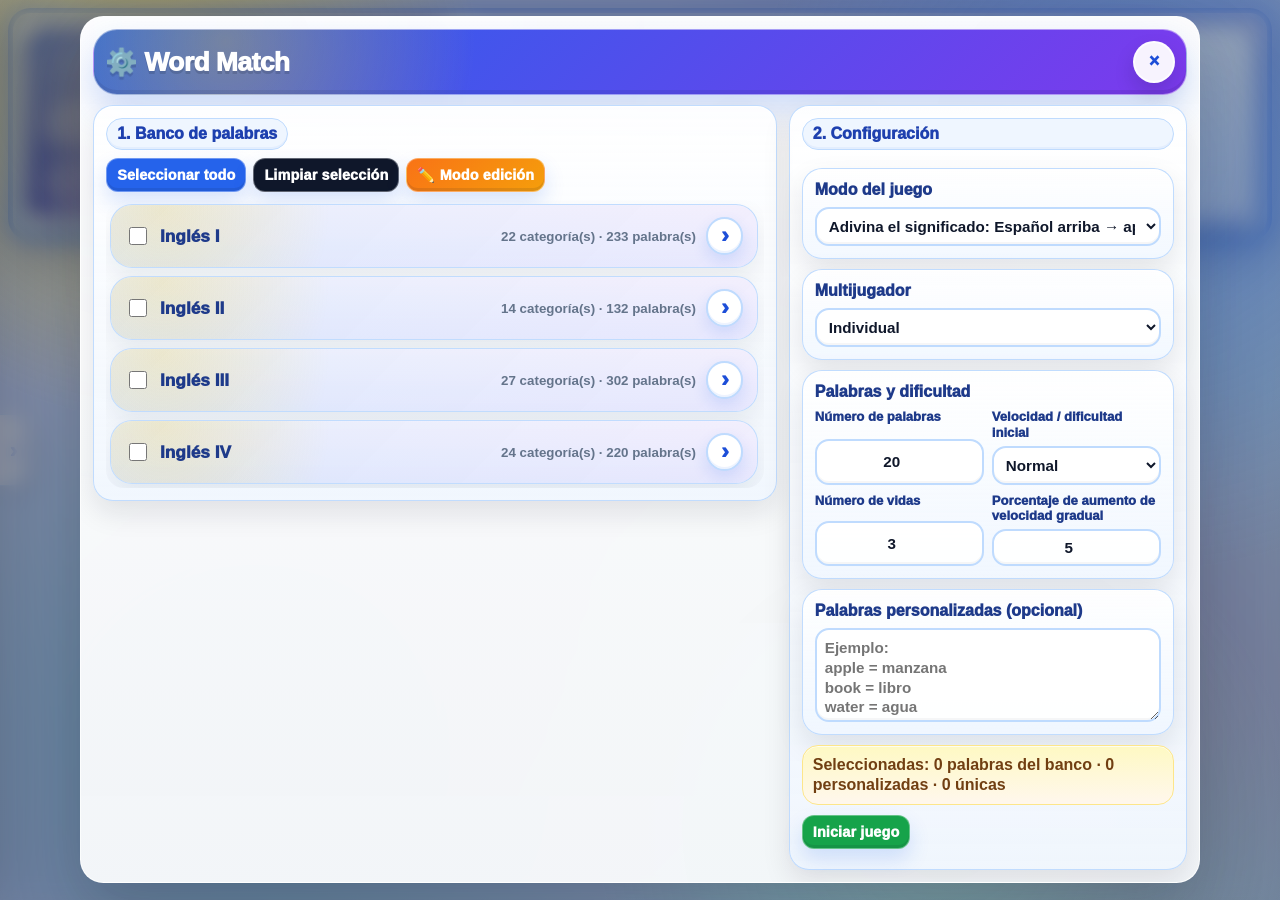
<file: word-match-android-optimizado.html>
<!DOCTYPE html><html lang="es"><head><meta charset="utf-8"/><meta content="width=1180, user-scalable=no, viewport-fit=cover" id="responsiveViewport" name="viewport"/><script>
    (function () {
      function applyResponsiveViewport() {
        var meta = document.getElementById('responsiveViewport') || document.querySelector('meta[name="viewport"]');
        if (!meta) return;
        var isPortrait = window.matchMedia ? window.matchMedia('(orientation: portrait)').matches : (window.innerHeight >= window.innerWidth);
        meta.setAttribute('content', isPortrait
          ? 'width=device-width, initial-scale=1.0, maximum-scale=1.0, user-scalable=no, viewport-fit=cover'
          : 'width=1180, user-scalable=no, viewport-fit=cover');
      }
      applyResponsiveViewport();
      var viewportRaf = 0;
      function scheduleResponsiveViewport() {
        if (viewportRaf) return;
        viewportRaf = requestAnimationFrame(function () {
          viewportRaf = 0;
          applyResponsiveViewport();
        });
      }
      window.addEventListener('resize', scheduleResponsiveViewport, { passive: true });
      window.addEventListener('orientationchange', function () { setTimeout(scheduleResponsiveViewport, 80); }, { passive: true });
    })();
  </script><title>Word Match</title><style>:root{--primary:#2563eb;--primary-dark:#1d4ed8;--accent:#facc15;--success:#22c55e;--danger:#ef4444;--text:#0f172a;--muted:#64748b;--card:#ffffff;--border:#bfdbfe;--panel:rgba(255,255,255,0.86);--fun-font:"Trebuchet MS","Arial Rounded MT Bold","Comic Sans MS",Arial,sans-serif}*{box-sizing:border-box}html,body{width:100%;height:100%;min-height:100%;margin:0;overflow:hidden;overscroll-behavior:none;font-family:Arial,Helvetica,sans-serif;color:var(--text);background:radial-gradient(circle at 15% 12%,rgba(250,204,21,0.42),transparent 25%),radial-gradient(circle at 86% 18%,rgba(96,165,250,0.38),transparent 32%),radial-gradient(circle at 72% 86%,rgba(134,239,172,0.38),transparent 30%),linear-gradient(135deg,#eff6ff 0%,#fff7ed 52%,#f0fdf4 100%)}body{height:100dvh;min-height:100dvh}button,input,select,textarea{font-family:inherit}button{-webkit-tap-highlight-color:transparent}.menu-tab{position:fixed;top:50%;left:0;transform:translateY(-50%);z-index:40;width:24px;height:70px;padding:0;border-radius:0 14px 14px 0;background:rgba(255,255,255,0.45);border:1px solid rgba(191,219,254,0.78);border-left:0;box-shadow:5px 8px 18px rgba(15,23,42,0.10);display:flex;align-items:center;justify-content:center;backdrop-filter:blur(6px);opacity:0.72;transition:width 0.14s ease,opacity 0.14s ease,background 0.14s ease,box-shadow 0.14s ease}.menu-tab:hover,.menu-tab.open{width:28px;opacity:1;background:rgba(255,255,255,0.76);box-shadow:6px 10px 22px rgba(15,23,42,0.14)}.tab-btn{width:100%;height:100%;border:0;border-radius:0 14px 14px 0;display:grid;place-items:center;background:transparent;color:#1d4ed8;font-size:1.24rem;font-weight:1000;line-height:1;cursor:pointer;box-shadow:none;transition:transform 0.14s ease,color 0.14s ease}.tab-btn:hover{transform:translateX(2px);color:#0f172a}.tab-btn:active{transform:translateX(1px)scale(0.96)}.menu-tab.open .tab-btn{transform:rotate(180deg)}.drawer{position:fixed;inset:0 auto 0 0;width:min(420px,94vw);height:100dvh;z-index:50;background:rgba(255,255,255,0.98);border-right:2px solid #dbeafe;box-shadow:18px 0 45px rgba(15,23,42,0.18);transform:translateX(-102%);transition:transform 0.22s ease;padding:16px;display:flex;flex-direction:column;gap:12px;overflow-y:auto;overflow-x:hidden}.drawer.open{transform:translateX(0)}.drawer-header,.row-between{display:flex;align-items:center;justify-content:space-between;gap:10px}.drawer-header{border-bottom:2px dashed #bfdbfe;padding-bottom:10px}.drawer h2{margin:0;font-size:1.25rem;color:var(--primary);font-family:var(--fun-font)}.close-btn,.control-btn,.setup-btn{border:0;border-radius:14px;background:var(--primary);color:white;font-weight:950;padding:10px 12px;cursor:pointer;box-shadow:0 8px 18px rgba(37,99,235,0.18);transition:transform 0.12s ease,filter 0.12s ease}.close-btn:hover,.control-btn:hover,.setup-btn:hover{transform:translateY(-1px);filter:brightness(1.05)}.close-btn{width:42px;height:42px;border-radius:50%;font-size:1.1rem;padding:0;flex:0 0 auto}.control-btn.secondary,.setup-btn.secondary{background:#0f172a}.control-btn.danger,.setup-btn.danger{background:var(--danger)}.control-btn.green,.setup-btn.green{background:#16a34a}.control-btn.warning,.setup-btn.warning{background:#f97316}.setup-btn.active,.control-btn.active{outline:3px solid rgba(249,115,22,0.35);box-shadow:0 0 0 5px rgba(249,115,22,0.14)}.setup-btn.light,.control-btn.light{background:#eff6ff;color:#1d4ed8;border:2px solid #bfdbfe;box-shadow:none}.control-btn:disabled,.setup-btn:disabled{cursor:not-allowed;opacity:0.48;transform:none;filter:none}.controls{display:grid;grid-template-columns:1fr 1fr;gap:8px}.info-card,.status{border:2px solid #dbeafe;border-radius:16px;padding:10px;background:#eff6ff;font-weight:850;line-height:1.35;color:#1e3a8a}.status{min-height:44px;background:#fef9c3;border-color:#fde68a;color:#713f12}.mini-list{list-style:none;margin:0;padding:0;display:grid;gap:6px;max-height:320px;overflow:auto;font-size:0.84rem}.mini-list li{display:flex;justify-content:space-between;gap:8px;border:1px solid #dbeafe;border-radius:11px;background:#f8fafc;padding:7px 8px;font-weight:900}.mini-list small{color:var(--muted);text-align:right;font-weight:800}.mini-list li.good{background:#dcfce7;border-color:#86efac;color:#166534}.mini-list li.bad{background:#fee2e2;border-color:#fecaca;color:#991b1b}.stage{width:100vw;height:100dvh;min-height:100dvh;display:grid;grid-template-rows:auto 1fr;gap:clamp(8px,2vmin,14px);padding:clamp(10px,2vmin,18px)clamp(10px,2.4vmin,28px)clamp(10px,2vmin,18px);overflow:hidden}.topbar{width:min(1120px,calc(100vw - 24px));justify-self:center;display:grid;grid-template-columns:1fr;gap:12px;align-items:stretch;justify-items:center;pointer-events:none}.target-card,.score-card{pointer-events:auto;border-radius:clamp(18px,3vmin,28px);border:3px solid rgba(255,255,255,0.72);box-shadow:0 16px 34px rgba(15,23,42,0.16),inset 0 -6px 0 rgba(15,23,42,0.06);background:rgba(255,255,255,0.90);backdrop-filter:blur(8px);padding:clamp(12px,2.2vmin,18px)}.target-card{width:min(880px,100%);justify-self:center;background:radial-gradient(circle at 20% 15%,rgba(250,204,21,0.34),transparent 30%),linear-gradient(135deg,rgba(37,99,235,0.96),rgba(124,58,237,0.94));color:white;text-align:center;padding:clamp(14px,2.4vmin,22px)}.target-label{display:inline-block;font-weight:1000;font-size:clamp(0.82rem,1.9vmin,1.08rem);letter-spacing:0.08em;text-transform:uppercase;padding:5px 14px;border-radius:999px;background:rgba(255,255,255,0.18);border:2px solid rgba(255,255,255,0.36)}.target-word{display:inline-block;max-width:100%;font-family:var(--fun-font);font-weight:1000;font-size:clamp(2.25rem,8.2vmin,5.9rem);line-height:1.02;color:#0f172a;background:linear-gradient(135deg,#ffffff 0%,#fef3c7 58%,#fff7ed 100%);border:4px solid rgba(255,255,255,0.94);border-radius:clamp(18px,3.2vmin,32px);box-shadow:0 14px 28px rgba(15,23,42,0.20),inset 0 -6px 0 rgba(250,204,21,0.45);text-shadow:0 3px 0 rgba(250,204,21,0.58);overflow-wrap:anywhere;margin:8px auto 2px;padding:clamp(7px,1.35vmin,13px)clamp(16px,2.8vmin,30px)}.target-help{font-weight:950;font-size:clamp(0.86rem,1.9vmin,1.08rem);opacity:0.98;margin-top:8px}.score-card{width:min(760px,100%);justify-self:center;display:grid;gap:8px;align-content:center}.score-grid{display:grid;grid-template-columns:repeat(4,minmax(0,1fr));gap:8px}.pill{border-radius:14px;background:#eff6ff;border:2px solid #bfdbfe;color:#1e3a8a;padding:8px 9px;font-weight:950;line-height:1.15;text-align:center;min-height:52px;display:grid;place-items:center}.pill b{display:block;font-size:clamp(1rem,2.5vmin,1.4rem);color:#0f172a}.pill span{font-size:0.72rem;color:#64748b}.hearts{font-size:clamp(1.1rem,2.4vmin,1.45rem);letter-spacing:0.04em}.game-wrap{width:min(1120px,calc(100vw - 24px));min-height:0;justify-self:center;position:relative;border:5px solid rgba(255,255,255,0.75);border-radius:clamp(22px,4vmin,36px);background:linear-gradient(rgba(255,255,255,0.12),rgba(255,255,255,0.06)),radial-gradient(circle at 18% 16%,rgba(254,240,138,0.30),transparent 26%),radial-gradient(circle at 86% 22%,rgba(125,211,252,0.30),transparent 30%),linear-gradient(180deg,rgba(219,234,254,0.92)0%,rgba(240,253,244,0.94)100%);box-shadow:0 22px 60px rgba(15,23,42,0.17),inset 0 -8px 0 rgba(15,23,42,0.05);overflow:hidden;touch-action:none;isolation:isolate}.game-wrap::before{content:"";position:absolute;inset:0;background-image:linear-gradient(rgba(37,99,235,0.05)2px,transparent 2px),linear-gradient(90deg,rgba(37,99,235,0.05)2px,transparent 2px);background-size:54px 54px;mask-image:linear-gradient(180deg,rgba(0,0,0,0.78),rgba(0,0,0,0.08));pointer-events:none;z-index:0}.cloud{position:absolute;z-index:0;border-radius:999px;background:rgba(255,255,255,0.70);filter:blur(0.2px);box-shadow:32px 4px 0 rgba(255,255,255,0.56),62px 11px 0 rgba(255,255,255,0.48);opacity:0.8;animation:cloudMove 18s linear infinite}.cloud.c1{width:70px;height:26px;top:9%;left:8%}.cloud.c2{width:92px;height:32px;top:20%;left:70%;animation-duration:23s;opacity:0.62}.cloud.c3{width:60px;height:22px;top:36%;left:38%;animation-duration:27s;opacity:0.46}@keyframes cloudMove{0%,100%{transform:translateX(0)}50%{transform:translateX(34px)}}.falling-word{position:absolute;z-index:4;left:0;top:0;min-width:94px;padding:13px 20px;border-radius:999px;color:white;font-family:var(--fun-font);font-weight:1000;font-size:clamp(1rem,2.3vmin,1.55rem);line-height:1.05;text-align:center;white-space:nowrap;background:radial-gradient(circle at 22% 14%,rgba(255,255,255,0.42),transparent 28%),linear-gradient(135deg,var(--a,#f43f5e)0%,var(--b,#f97316)52%,var(--c,#facc15)100%);box-shadow:0 16px 26px color-mix(in srgb,var(--a,#2563eb)32%,rgba(15,23,42,0.24)),0 0 0 2px rgba(255,255,255,0.30),inset 0 -5px 0 rgba(15,23,42,0.15),inset 0 2px 0 rgba(255,255,255,0.34);border:3px solid rgba(255,255,255,0.86);text-shadow:0 2px 0 rgba(15,23,42,0.24);cursor:pointer;user-select:none;touch-action:manipulation;transform:translate(var(--x,0px),var(--y,0px))scale(1);transform-origin:center bottom;animation:molePop 0.22s cubic-bezier(0.18,0.92,0.22,1.25)both;transition:filter 0.12s ease,opacity 0.16s ease;isolation:isolate}.falling-word::after{content:"";position:absolute;left:50%;bottom:-12px;width:78%;height:18px;border-radius:50%;background:rgba(71,85,105,0.28);transform:translateX(-50%);z-index:-1;filter:blur(1px)}.falling-word:hover{filter:brightness(1.08)drop-shadow(0 10px 10px rgba(15,23,42,0.15))}.falling-word:active{filter:brightness(0.96)}.falling-word.correct-hint{box-shadow:0 16px 28px rgba(34,197,94,0.24),inset 0 -4px 0 rgba(15,23,42,0.12)}.falling-word.almost-gone{opacity:0.54;animation:moleShake 0.22s ease-in-out infinite alternate}.falling-word.hit{pointer-events:none;animation:moleHit 0.16s cubic-bezier(0.2,0.8,0.2,1)both}@keyframes molePop{0%{opacity:0;transform:translate(var(--x,0px),var(--y,0px))scale(0.2)translateY(20px)}70%{opacity:1;transform:translate(var(--x,0px),var(--y,0px))scale(1.08)translateY(-3px)}100%{opacity:1;transform:translate(var(--x,0px),var(--y,0px))scale(1)translateY(0)}}@keyframes moleShake{from{transform:translate(var(--x,0px),var(--y,0px))rotate(-1.4deg)scale(0.98)}to{transform:translate(var(--x,0px),var(--y,0px))rotate(1.4deg)scale(1.02)}}@keyframes moleHit{0%{opacity:1;transform:translate(var(--x,0px),var(--y,0px))scale(1)}100%{opacity:0;transform:translate(var(--x,0px),var(--y,0px))scale(0.08)rotate(-9deg)}}.basket{display:none !important}.floor-line{position:absolute;inset:0;z-index:1;background:radial-gradient(ellipse at 20% 24%,rgba(15,23,42,0.12)0 7%,transparent 8%),radial-gradient(ellipse at 50% 30%,rgba(15,23,42,0.10)0 7%,transparent 8%),radial-gradient(ellipse at 78% 22%,rgba(15,23,42,0.11)0 7%,transparent 8%),radial-gradient(ellipse at 28% 58%,rgba(15,23,42,0.10)0 7%,transparent 8%),radial-gradient(ellipse at 62% 64%,rgba(15,23,42,0.12)0 7%,transparent 8%),radial-gradient(ellipse at 86% 70%,rgba(15,23,42,0.09)0 7%,transparent 8%);pointer-events:none;opacity:0.50}.center-overlay,.setup-overlay{position:fixed;inset:0;z-index:70;display:none;place-items:center;background:rgba(15,23,42,0.38);backdrop-filter:blur(4px);padding:14px}.center-overlay.show,.setup-overlay.show{display:grid}.modal-card,.setup-card{width:min(1040px,96vw);max-height:min(92dvh,900px);overflow:auto;background:rgba(255,255,255,0.98);border:3px solid #bfdbfe;border-radius:28px;box-shadow:0 26px 75px rgba(15,23,42,0.28);padding:clamp(14px,3vmin,24px)}.modal-card{width:min(560px,94vw);text-align:center;display:grid;gap:14px}.modal-card h2,.setup-card h1{margin:0;color:#1d4ed8;font-size:clamp(1.45rem,4vmin,2.35rem);line-height:1.1;font-family:var(--fun-font)}.modal-card p,.setup-card p{margin:8px 0 0;color:#334155;font-weight:780;line-height:1.35}.setup-top{display:flex;align-items:center;justify-content:space-between;gap:14px;border-bottom:2px dashed #bfdbfe;padding-bottom:14px;margin-bottom:14px}.setup-grid{display:grid;grid-template-columns:minmax(0,1.34fr)minmax(300px,0.8fr);gap:14px;align-items:start}.panel{border:2px solid #dbeafe;border-radius:20px;background:#f8fafc;padding:12px}.panel h3{margin:0 0 10px;color:#1e40af;font-size:1rem}.category-actions,.setup-actions{display:flex;flex-wrap:wrap;gap:8px;margin-bottom:10px;align-items:center}input,select,textarea{width:100%;border:2px solid #bfdbfe;border-radius:12px;padding:10px;font-weight:850;outline:none;background:#ffffff;color:#0f172a}input[type="checkbox"]{width:18px;height:18px;accent-color:#2563eb;cursor:pointer}input[type="number"]{text-align:center}textarea{min-height:94px;resize:vertical;line-height:1.3}.category-list{display:grid;grid-template-columns:1fr;gap:8px;max-height:540px;overflow:auto;padding:2px}.category-block{border:2px solid #e0f2fe;background:#ffffff;border-radius:15px;padding:9px;display:grid;gap:8px}.category-head{display:grid;grid-template-columns:auto minmax(0,1fr)auto auto;gap:9px;align-items:center}.category-title strong{display:block;color:#0f172a;font-size:0.9rem;line-height:1.2}.category-title small{display:block;color:#64748b;font-size:0.74rem;font-weight:850;margin-top:3px}.toggle-words-btn{width:auto;padding:7px 10px;font-size:0.76rem;border-radius:999px;background:#eff6ff;color:#1d4ed8;border:2px solid #bfdbfe;box-shadow:none;white-space:nowrap;font-weight:900;cursor:pointer}.edit-tools{display:none;align-items:center;gap:6px}body.bank-editing .edit-tools{display:flex}.mini-icon-btn{width:30px;height:30px;border:0;border-radius:999px;color:#ffffff;font-weight:1000;font-size:1rem;line-height:1;display:inline-grid;place-items:center;cursor:pointer;box-shadow:0 6px 13px rgba(15,23,42,0.16);flex:0 0 auto}.mini-icon-btn.green{background:#16a34a}.mini-icon-btn.red{background:#ef4444}.add-word-row{grid-column:1 / -1;border:2px dashed #86efac;background:#f0fdf4;color:#166534;border-radius:12px;padding:8px 10px;font-weight:950;cursor:pointer;justify-content:center}.add-category-card{grid-column:1 / -1;border:2px dashed #86efac;background:linear-gradient(135deg,#f0fdf4,#eff6ff);color:#166534;border-radius:15px;padding:10px;display:none;gap:9px;box-shadow:inset 0 0 0 2px rgba(255,255,255,0.72)}body.bank-editing .add-category-card{display:grid}.add-category-main-btn{width:100%;border:0;border-radius:13px;background:#16a34a;color:white;padding:12px;font-weight:1000;cursor:pointer;box-shadow:0 8px 18px rgba(22,163,74,0.18)}.add-category-main-btn:hover{filter:brightness(1.05);transform:translateY(-1px)}.inline-add-category-row{display:none;gap:8px;border:2px dashed #93c5fd;background:rgba(255,255,255,0.84);border-radius:14px;padding:10px}.add-category-card.show-form .inline-add-category-row{display:grid}.add-category-card.show-form .add-category-main-btn{display:none}.inline-add-category-row h4{margin:0;color:#1e40af;font-family:var(--fun-font);font-size:0.98rem}.inline-add-category-row .inline-actions{display:flex;flex-wrap:wrap;gap:8px;align-items:center}.inline-add-category-row .inline-status{color:#64748b;font-size:0.78rem;font-weight:900;line-height:1.25}.inline-add-word-row{grid-column:1 / -1;display:none;gap:8px;border:2px dashed #93c5fd;background:linear-gradient(135deg,#eff6ff,#f0fdf4);border-radius:14px;padding:10px;box-shadow:inset 0 0 0 2px rgba(255,255,255,0.72)}body.bank-editing .inline-add-word-row.show{display:grid}.inline-add-word-row h4{margin:0;color:#1e40af;font-family:var(--fun-font);font-size:0.95rem}.inline-add-word-row .inline-fields{display:grid;grid-template-columns:1fr 1fr;gap:8px}.inline-add-word-row .inline-actions{display:flex;flex-wrap:wrap;gap:8px;align-items:center}.inline-add-word-row .inline-status{color:#64748b;font-size:0.78rem;font-weight:900;line-height:1.25}.inline-add-word-row input{padding:8px 10px;font-size:0.84rem}.code-bank-editor{display:none;grid-column:1 / -1;gap:9px;border:2px dashed #93c5fd;background:linear-gradient(135deg,#eff6ff,#f8fafc);border-radius:16px;padding:12px;margin:2px 0 10px;box-shadow:inset 0 0 0 2px rgba(255,255,255,0.72)}body.bank-editing .code-bank-editor{display:grid}.code-bank-editor label{font-weight:1000;color:#1e40af;font-family:var(--fun-font);font-size:1rem}.code-bank-editor textarea{min-height:260px;max-height:420px;font-family:Consolas,"Courier New",monospace;font-size:0.84rem;font-weight:800;line-height:1.35;white-space:pre;overflow:auto;resize:vertical;background:#ffffff}.code-bank-actions{display:flex;flex-wrap:wrap;gap:8px;align-items:center}.code-bank-status{border-radius:12px;border:1px solid #bfdbfe;background:#ffffff;color:#475569;padding:8px 10px;font-size:0.80rem;font-weight:900;line-height:1.3}.bank-modal-card{width:min(620px,94vw);text-align:left;display:grid;gap:12px}.bank-modal-card h2{text-align:center}.bank-modal-card .modal-actions{display:flex;flex-wrap:wrap;gap:8px;justify-content:center}.field-row{display:grid;gap:6px}.field-row label{font-weight:950;color:#1e3a8a}.category-words{display:grid;grid-template-columns:repeat(auto-fit,minmax(128px,1fr));gap:6px;max-height:194px;overflow:auto;padding:8px;border-radius:13px;background:#eff6ff;border:1px solid #bfdbfe}.category-words.hidden{display:none}.word-check-row{display:flex;align-items:center;gap:6px;border:1px solid #dbeafe;background:#ffffff;border-radius:10px;padding:6px;font-size:0.78rem;font-weight:900;color:#0f172a;cursor:pointer}.word-check-row input{flex:0 0 auto}.word-check-row span{flex:1;min-width:0}.word-check-row .mini-icon-btn{width:26px;height:26px;font-size:0.92rem}.word-check-row .mini-icon-btn.edit-tools{display:none}body.bank-editing .word-check-row .mini-icon-btn.edit-tools{display:inline-grid}.word-check-row:has(input:checked),.word-check-row.selected{background:#dcfce7;border-color:#86efac;color:#166534}.config-stack{display:grid;gap:10px}.config-group{border:2px solid #dbeafe;border-radius:16px;background:#ffffff;padding:10px;display:grid;gap:8px}.config-group label{font-weight:950;color:#1e3a8a}.config-field{display:grid;gap:5px}.config-field label{font-size:0.82rem;line-height:1.2}.two-col{display:grid;grid-template-columns:1fr 1fr;gap:8px}.three-col{display:grid;grid-template-columns:1fr 1fr 1fr;gap:8px}.summary-pill{border-radius:14px;background:#eff6ff;border:2px solid #bfdbfe;color:#1e3a8a;padding:9px 10px;font-weight:900;line-height:1.25}.helper{color:#64748b;font-size:0.82rem;font-weight:820;line-height:1.35}.toast{position:fixed;left:50%;bottom:24px;z-index:90;transform:translateX(-50%)translateY(20px);opacity:0;pointer-events:none;border-radius:999px;padding:12px 18px;background:rgba(15,23,42,0.92);color:white;font-weight:950;box-shadow:0 16px 34px rgba(15,23,42,0.25);transition:opacity 0.18s ease,transform 0.18s ease;text-align:center;max-width:min(620px,92vw)}.toast.show{opacity:1;transform:translateX(-50%)translateY(0)}.target-label,.player-target-label{display:none !important}.target-word{margin:0 auto 4px}.player-target-word{margin:0 auto 2px}.multiplayer-stage{width:min(1500px,calc(100vw - 16px));height:100%;min-height:0;justify-self:center;display:none;gap:clamp(8px,1.4vmin,14px);overflow:hidden}body.multiplayer-active .stage{grid-template-rows:1fr}body.multiplayer-active .topbar,body.multiplayer-active #gameArea{display:none !important}body.multiplayer-active .multiplayer-stage{display:grid}.multiplayer-stage.players-2{grid-template-columns:repeat(2,minmax(0,1fr))}.multiplayer-stage.players-3{grid-template-columns:repeat(3,minmax(0,1fr))}.multiplayer-stage.players-4{grid-template-columns:repeat(4,minmax(0,1fr));grid-template-rows:minmax(0,1fr)}.multiplayer-stage.players-4 .player-panel{padding:clamp(5px,0.9vmin,9px);border-width:3px}.multiplayer-stage.players-4 .player-header{grid-template-columns:minmax(0,1.05fr)minmax(0,1.4fr);gap:6px}.multiplayer-stage.players-4 .player-name-card,.multiplayer-stage.players-4 .player-target-card{padding:7px;border-radius:15px}.multiplayer-stage.players-4 .player-badge{font-size:clamp(0.88rem,1.45vmin,1.12rem)}.multiplayer-stage.players-4 .player-stats{font-size:clamp(0.58rem,0.98vmin,0.72rem);gap:4px}.multiplayer-stage.players-4 .player-stats span{padding:4px 5px}.multiplayer-stage.players-4 .player-target-label{font-size:clamp(0.58rem,0.95vmin,0.68rem)}.multiplayer-stage.players-4 .player-target-word{font-size:clamp(1.18rem,2.05vmin,1.72rem);padding:6px 9px}.multiplayer-stage.players-4 .player-target-help{font-size:clamp(0.56rem,0.92vmin,0.68rem)}.multiplayer-stage.players-4 .falling-word{min-width:74px;max-width:calc(100% - 24px);padding:10px 12px;font-size:clamp(0.82rem,1.35vmin,1.08rem);white-space:normal}.player-panel{--player-main:#2563eb;--player-alt:#7c3aed;--player-ink:#1e3a8a;--player-border:rgba(96,165,250,0.72);--player-shadow:rgba(37,99,235,0.22);--player-bg-a:rgba(37,99,235,0.22);--player-bg-b:rgba(124,58,237,0.16);--player-bg-c:rgba(219,234,254,0.94);--player-area-a:rgba(219,234,254,0.96);--player-area-b:rgba(224,231,255,0.96);--player-grid:rgba(37,99,235,0.085);min-width:0;min-height:0;display:grid;grid-template-rows:auto 1fr;gap:7px;border-radius:clamp(16px,2.6vmin,26px);border:4px solid var(--player-border);background:radial-gradient(circle at 16% 8%,var(--player-bg-a),transparent 28%),radial-gradient(circle at 88% 12%,var(--player-bg-b),transparent 30%),linear-gradient(180deg,rgba(255,255,255,0.88),var(--player-bg-c));box-shadow:0 18px 42px var(--player-shadow),inset 0 -7px 0 rgba(15,23,42,0.05);overflow:hidden;padding:clamp(7px,1.2vmin,12px);position:relative}.player-header{display:grid;grid-template-columns:minmax(0,1.05fr)minmax(0,1.4fr);gap:7px;align-items:stretch;min-width:0}.player-name-card,.player-target-card{border-radius:17px;border:2px solid rgba(255,255,255,0.78);background:rgba(255,255,255,0.92);box-shadow:inset 0 -4px 0 rgba(15,23,42,0.05);padding:8px;min-width:0}.player-name-card{display:grid;gap:5px;align-content:center;background:radial-gradient(circle at 12% 18%,rgba(255,255,255,0.24),transparent 26%),linear-gradient(135deg,var(--player-main),var(--player-alt));color:white;box-shadow:0 10px 22px var(--player-shadow),inset 0 -4px 0 rgba(15,23,42,0.14)}.player-badge{font-family:var(--fun-font);font-size:clamp(0.96rem,2.1vmin,1.35rem);font-weight:1000;line-height:1;text-shadow:0 3px 0 rgba(15,23,42,0.18)}.player-stats{display:grid;grid-template-columns:repeat(2,minmax(0,1fr));gap:5px;font-size:clamp(0.68rem,1.25vmin,0.78rem);font-weight:950}.player-stats span{display:block;border-radius:10px;padding:5px 6px;background:rgba(255,255,255,0.20);overflow:hidden;text-overflow:ellipsis;white-space:nowrap}.player-target-card{color:#0f172a;text-align:center;background:radial-gradient(circle at 15% 15%,var(--player-bg-a),transparent 32%),linear-gradient(180deg,rgba(255,255,255,0.98),color-mix(in srgb,var(--player-main)18%,#ffffff));border:3px solid color-mix(in srgb,var(--player-main)70%,rgba(255,255,255,0.86));box-shadow:0 12px 24px rgba(15,23,42,0.16),inset 0 -4px 0 rgba(15,23,42,0.07)}.player-target-label{display:inline-block;color:var(--player-ink);font-weight:1000;font-size:clamp(0.64rem,1.2vmin,0.78rem);letter-spacing:0.06em;text-transform:uppercase;padding:3px 9px;border-radius:999px;background:color-mix(in srgb,var(--player-main)14%,#ffffff)}.player-target-word{display:inline-block;max-width:100%;font-family:var(--fun-font);font-weight:1000;color:#0f172a;font-size:clamp(1.25rem,3.05vmin,2.35rem);line-height:1.02;overflow-wrap:anywhere;margin:5px auto 2px;padding:6px 12px;border-radius:16px;background:linear-gradient(135deg,#ffffff 0%,#fef08a 46%,color-mix(in srgb,var(--player-main)24%,#ffffff)100%);border:3px solid color-mix(in srgb,var(--player-main)66%,#ffffff);box-shadow:0 14px 26px rgba(15,23,42,0.24),0 0 0 2px rgba(255,255,255,0.72),inset 0 -5px 0 color-mix(in srgb,var(--player-main)26%,transparent);text-shadow:0 2px 0 rgba(255,255,255,0.70)}.player-target-help{color:#475569;font-size:clamp(0.64rem,1.16vmin,0.80rem);font-weight:950;line-height:1.18;margin-top:4px}.player-area{position:relative;min-width:0;min-height:0;overflow:hidden;border-radius:clamp(15px,2.4vmin,24px);border:4px solid color-mix(in srgb,var(--player-main)36%,rgba(255,255,255,0.86));background:radial-gradient(circle at 18% 16%,var(--player-bg-a),transparent 30%),radial-gradient(circle at 86% 22%,var(--player-bg-b),transparent 34%),linear-gradient(180deg,var(--player-area-a)0%,var(--player-area-b)100%);touch-action:none;isolation:isolate}.player-area::before{content:"";position:absolute;inset:0;z-index:0;background-image:linear-gradient(var(--player-grid)2px,transparent 2px),linear-gradient(90deg,var(--player-grid)2px,transparent 2px);background-size:42px 42px;mask-image:linear-gradient(180deg,rgba(0,0,0,0.78),rgba(0,0,0,0.08));pointer-events:none}.player-finished{position:absolute;z-index:12;inset:10px;display:grid;place-items:center;text-align:center;border-radius:22px;background:rgba(15,23,42,0.78);color:white;font-family:var(--fun-font);font-weight:1000;padding:14px;box-shadow:0 16px 34px rgba(15,23,42,0.20)}.player-finished b{font-size:clamp(1.35rem,4vmin,2.3rem);display:block}.player-finished small{font-family:Arial,Helvetica,sans-serif;font-size:0.9rem}@media(max-width:860px){.topbar{grid-template-columns:1fr}.score-grid{grid-template-columns:repeat(2,minmax(0,1fr))}.setup-grid{grid-template-columns:1fr}.category-list{grid-template-columns:1fr;max-height:430px}.setup-top{flex-direction:column}}@media(max-width:980px){.multiplayer-stage.players-3{grid-template-columns:repeat(2,minmax(0,1fr));grid-template-rows:repeat(2,minmax(0,1fr))}.multiplayer-stage.players-3 .player-panel:nth-child(3){grid-column:1 / -1}.player-header{grid-template-columns:1fr}}@media(max-width:760px){.multiplayer-stage.players-2,.multiplayer-stage.players-3,.multiplayer-stage.players-4{grid-template-columns:1fr;grid-template-rows:none;overflow:auto;padding-bottom:4px}.multiplayer-stage.players-3 .player-panel:nth-child(3){grid-column:auto}.player-panel{min-height:420px}}@media(max-width:520px){.stage{padding-top:10px;gap:8px}.menu-tab{width:22px;height:62px;padding:0;border-radius:0 13px 13px 0;gap:0}.menu-tab:hover,.menu-tab.open{width:26px}.tab-btn{width:100%;height:100%;font-size:1.12rem}.drawer{padding:12px;gap:9px}.controls,.two-col,.three-col{grid-template-columns:1fr}.inline-add-word-row .inline-fields{grid-template-columns:1fr}.setup-card{border-radius:22px}.falling-word{padding:10px 14px}}body.bank-editing .edit-tools,body.bank-editing .category-edit-tools,body.bank-editing .add-category-card,body.bank-editing .inline-add-word-row,body.bank-editing .word-check-row .mini-icon-btn.edit-tools{display:none !important}:root{--setup-primary:#2563eb;--setup-primary-dark:#1d4ed8;--setup-purple:#7c3aed;--setup-accent:#facc15;--setup-green:#16a34a;--setup-danger:#ef4444;--setup-ink:#0f172a;--setup-muted:#64748b;--setup-line:rgba(191,219,254,0.95);--setup-soft:rgba(239,246,255,0.92);--setup-panel:rgba(255,255,255,0.86);--setup-radius-lg:30px;--setup-radius-md:22px;--setup-radius-sm:15px;--setup-shadow:0 28px 80px rgba(15,23,42,0.28);--setup-panel-shadow:0 14px 34px rgba(15,23,42,0.10),inset 0 1px 0 rgba(255,255,255,0.82)}.setup-overlay{background:radial-gradient(circle at 12% 10%,rgba(250,204,21,0.28),transparent 24%),radial-gradient(circle at 90% 18%,rgba(96,165,250,0.30),transparent 30%),radial-gradient(circle at 74% 92%,rgba(134,239,172,0.26),transparent 28%),rgba(15,23,42,0.42)!important;backdrop-filter:blur(10px)saturate(1.08)!important;padding:clamp(10px,2vmin,18px)!important}.setup-overlay .setup-card{width:min(1100px,96vw)!important;max-height:min(92dvh,920px)!important;border:1px solid rgba(255,255,255,0.72)!important;border-radius:var(--setup-radius-lg)!important;background:linear-gradient(180deg,rgba(255,255,255,0.98),rgba(248,250,252,0.96)),radial-gradient(circle at 10% 0%,rgba(219,234,254,0.95),transparent 38%)!important;box-shadow:var(--setup-shadow)!important;padding:clamp(14px,2.6vmin,24px)!important;scrollbar-width:thin;scrollbar-color:#93c5fd #eff6ff}.setup-overlay .setup-card::-webkit-scrollbar,.setup-overlay .category-list::-webkit-scrollbar,.setup-overlay textarea::-webkit-scrollbar,.setup-overlay .category-words::-webkit-scrollbar,.setup-overlay .category-word-list::-webkit-scrollbar,.setup-overlay .word-chip-grid::-webkit-scrollbar{width:10px;height:10px}.setup-overlay .setup-card::-webkit-scrollbar-thumb,.setup-overlay .category-list::-webkit-scrollbar-thumb,.setup-overlay textarea::-webkit-scrollbar-thumb,.setup-overlay .category-words::-webkit-scrollbar-thumb,.setup-overlay .category-word-list::-webkit-scrollbar-thumb,.setup-overlay .word-chip-grid::-webkit-scrollbar-thumb{border-radius:999px;background:#93c5fd;border:2px solid #eff6ff}.setup-overlay .setup-top{align-items:center !important;padding:clamp(12px,2vmin,16px)!important;margin:0 0 16px !important;border:1px solid rgba(255,255,255,0.46)!important;border-bottom:1px solid rgba(255,255,255,0.46)!important;border-radius:24px !important;background:radial-gradient(circle at 12% 18%,rgba(250,204,21,0.34),transparent 26%),linear-gradient(135deg,var(--setup-primary),var(--setup-purple))!important;box-shadow:0 16px 34px rgba(37,99,235,0.22),inset 0 -4px 0 rgba(15,23,42,0.08)!important}.setup-overlay .setup-top h1,.setup-overlay .setup-card>.setup-top h1{color:#ffffff !important;font-family:var(--fun-font,"Trebuchet MS","Arial Rounded MT Bold","Comic Sans MS",Arial,sans-serif)!important;font-weight:1000 !important;letter-spacing:-0.02em;text-shadow:0 3px 0 rgba(15,23,42,0.16)}.setup-overlay .setup-top p{color:rgba(255,255,255,0.92)!important;font-weight:850 !important}.setup-overlay .setup-top .close-btn{background:rgba(255,255,255,0.94)!important;color:var(--setup-primary-dark)!important;border:2px solid rgba(255,255,255,0.84)!important;box-shadow:0 10px 20px rgba(15,23,42,0.15)!important}.setup-overlay .setup-top .close-btn:hover{background:#ffffff !important;transform:translateY(-1px)scale(1.03)!important;filter:none !important}.setup-overlay .setup-grid{grid-template-columns:minmax(0,1.28fr)minmax(280px,0.82fr)!important;gap:clamp(12px,2vmin,18px)!important;align-items:start !important}.setup-overlay .panel,.setup-overlay .setup-panel,.setup-overlay .config-group,.setup-overlay .player-mode-box,.setup-overlay .mini-setup-box,.setup-overlay .teacher-box{border:1px solid var(--setup-line)!important;border-radius:var(--setup-radius-md)!important;background:linear-gradient(180deg,rgba(255,255,255,0.92),rgba(239,246,255,0.74))!important;box-shadow:var(--setup-panel-shadow)!important;padding:clamp(12px,1.8vmin,16px)!important}.setup-overlay .panel h3,.setup-overlay .setup-panel h3,.setup-overlay .config-group>label,.setup-overlay .player-mode-box>strong,.setup-overlay .field-label,.setup-overlay .bank-save-field label,.setup-overlay .field-row label{color:#1e3a8a !important;font-weight:1000 !important}.setup-overlay .panel h3,.setup-overlay .setup-panel h3{display:inline-flex;align-items:center;gap:7px;margin:0 0 12px !important;padding:7px 12px;border:1px solid #bfdbfe;border-radius:999px;background:#eff6ff;color:#1e40af !important;box-shadow:inset 0 -2px 0 rgba(37,99,235,0.06);line-height:1.15}.setup-overlay .category-actions,.setup-overlay .setup-actions,.setup-overlay .code-actions,.setup-overlay .code-bank-actions,.setup-overlay .bank-save-actions,.setup-overlay .inline-actions,.setup-overlay .inline-category-actions{display:flex;flex-wrap:wrap;align-items:center;gap:9px !important;margin-bottom:12px !important}.setup-overlay .setup-btn,.setup-overlay .tiny-btn,.setup-overlay .inline-add-btn,.setup-overlay .inline-small-btn,.setup-overlay .add-category-main-btn,.setup-overlay .bank-icon-btn.download{border:1px solid rgba(255,255,255,0.34)!important;border-radius:15px !important;font-weight:1000 !important;letter-spacing:0.01em;box-shadow:0 10px 20px rgba(37,99,235,0.17),inset 0 -3px 0 rgba(15,23,42,0.10)!important;transition:transform 0.14s ease,filter 0.14s ease,box-shadow 0.14s ease !important}.setup-overlay .setup-btn:hover,.setup-overlay .tiny-btn:hover,.setup-overlay .inline-add-btn:hover,.setup-overlay .inline-small-btn:hover,.setup-overlay .add-category-main-btn:hover,.setup-overlay .bank-icon-btn:hover{transform:translateY(-1px)!important;filter:brightness(1.04)!important;box-shadow:0 14px 24px rgba(37,99,235,0.20),inset 0 -3px 0 rgba(15,23,42,0.10)!important}.setup-overlay .setup-btn.light,.setup-overlay .tiny-btn,.setup-overlay .category-toggle-btn{background:#eff6ff !important;color:#1d4ed8 !important;border:2px solid #bfdbfe !important;box-shadow:0 6px 14px rgba(37,99,235,0.10),inset 0 -2px 0 rgba(37,99,235,0.06)!important}.setup-overlay .setup-btn.secondary,.setup-overlay .inline-small-btn.secondary{background:#0f172a !important;color:#ffffff !important}.setup-overlay .setup-btn.green,.setup-overlay .control-btn.green,.setup-overlay .inline-add-btn,.setup-overlay .inline-small-btn:not(.secondary):not(.danger),.setup-overlay .bank-icon-btn.plus{background:var(--setup-green)!important;color:#ffffff !important}.setup-overlay .setup-btn.danger,.setup-overlay .inline-small-btn.danger,.setup-overlay .bank-icon-btn.minus{background:var(--setup-danger)!important;color:#ffffff !important}.setup-overlay .setup-btn.warning,.setup-overlay .setup-btn.yellow,.setup-overlay #editModeBtn{background:linear-gradient(135deg,#f97316,#f59e0b)!important;color:#ffffff !important}body.edit-mode .setup-overlay #editModeBtn,body.bank-editing .setup-overlay #editModeBtn,.setup-overlay #editModeBtn.editing{background:linear-gradient(135deg,#7c3aed,#a855f7)!important;box-shadow:0 12px 25px rgba(124,58,237,0.25),inset 0 -3px 0 rgba(15,23,42,0.12)!important}.setup-overlay input,.setup-overlay select,.setup-overlay textarea{border:2px solid #bfdbfe !important;border-radius:14px !important;background:rgba(255,255,255,0.96)!important;color:var(--setup-ink)!important;font-weight:850 !important;box-shadow:inset 0 -2px 0 rgba(15,23,42,0.035)!important;transition:border-color 0.14s ease,box-shadow 0.14s ease,background 0.14s ease !important}.setup-overlay input:focus,.setup-overlay select:focus,.setup-overlay textarea:focus{border-color:#60a5fa !important;background:#ffffff !important;box-shadow:0 0 0 4px rgba(96,165,250,0.22),inset 0 -2px 0 rgba(15,23,42,0.035)!important}.setup-overlay input[type="checkbox"],.setup-overlay input[type="radio"]{width:18px !important;height:18px !important;padding:0 !important;accent-color:var(--setup-primary)!important;box-shadow:none !important}.setup-overlay .category-list{gap:9px !important;max-height:min(56dvh,560px)!important;padding:3px 5px 3px 3px !important;border-radius:18px}.setup-overlay .category-block,.setup-overlay .category-card,.setup-overlay .category-option{border:1px solid #dbeafe !important;border-radius:18px !important;background:rgba(255,255,255,0.96)!important;padding:11px !important;box-shadow:0 8px 18px rgba(15,23,42,0.055),inset 0 1px 0 rgba(255,255,255,0.9)!important;transition:transform 0.14s ease,border-color 0.14s ease,background 0.14s ease,box-shadow 0.14s ease !important}.setup-overlay .category-block:hover,.setup-overlay .category-card:hover,.setup-overlay .category-option:hover{transform:translateY(-1px)!important;border-color:#93c5fd !important;box-shadow:0 12px 24px rgba(37,99,235,0.10),inset 0 1px 0 rgba(255,255,255,0.9)!important}.setup-overlay .category-block.has-selected,.setup-overlay .category-card.has-selected,.setup-overlay .category-option.has-selected,.setup-overlay .category-block.editing{border-color:#60a5fa !important;background:linear-gradient(180deg,#ffffff 0%,#eff6ff 100%)!important}.setup-overlay .category-title strong,.setup-overlay .category-option strong,.setup-overlay .category-main strong{color:#0f172a !important;font-weight:1000 !important}.setup-overlay .category-title small,.setup-overlay .category-option small,.setup-overlay .category-main small,.setup-overlay .helper,.setup-overlay .inline-status,.setup-overlay .code-bank-status,.setup-overlay .code-status,.setup-overlay .setup-inline-message{color:var(--setup-muted)!important;font-weight:850 !important;line-height:1.35 !important}.setup-overlay .category-words,.setup-overlay .category-word-list,.setup-overlay .word-chip-grid{border:1px solid #bfdbfe !important;border-radius:15px !important;background:rgba(239,246,255,0.78)!important;padding:9px !important;gap:7px !important}.setup-overlay .word-check-row,.setup-overlay .category-word-option,.setup-overlay .word-chip,.setup-overlay .player-option,.setup-overlay .check-row{border:1px solid #dbeafe !important;border-radius:13px !important;background:rgba(255,255,255,0.96)!important;color:#0f172a !important;font-weight:900 !important;box-shadow:inset 0 -2px 0 rgba(15,23,42,0.035)!important}.setup-overlay .word-check-row:has(input:checked),.setup-overlay .word-check-row.selected,.setup-overlay .category-word-option:has(input:checked),.setup-overlay .word-chip:has(input:checked),.setup-overlay .player-option:has(input:checked),.setup-overlay .check-row:has(input:checked){border-color:#86efac !important;background:#dcfce7 !important;color:#166534 !important}.setup-overlay .summary-pill,.setup-overlay .status,.setup-overlay .bank-save-hint,.setup-overlay .edit-hint{border:1px solid #fde68a !important;border-radius:16px !important;background:linear-gradient(180deg,#fef9c3,#fff7ed)!important;color:#713f12 !important;font-weight:900 !important;box-shadow:inset 0 1px 0 rgba(255,255,255,0.74)!important}.setup-overlay .code-bank-editor,.setup-overlay .edit-toolbar,.setup-overlay .code-editor-card,.setup-overlay .bank-editor,.setup-overlay .bank-code-box,.setup-overlay .add-category-footer,.setup-overlay .inline-word-add,.setup-overlay .inline-category-form,.setup-overlay .inline-add-word-row,.setup-overlay .add-category-card,.setup-overlay .category-add-card{border:2px dashed rgba(124,58,237,0.42)!important;border-radius:20px !important;background:radial-gradient(circle at 100% 0%,rgba(250,204,21,0.16),transparent 28%),linear-gradient(135deg,#faf5ff,#eff6ff 58%,#f0fdf4)!important;padding:12px !important;box-shadow:0 12px 26px rgba(124,58,237,0.10),inset 0 1px 0 rgba(255,255,255,0.88)!important}.setup-overlay .edit-toolbar-title,.setup-overlay .bank-editor-title,.setup-overlay .code-editor-card h3,.setup-overlay .code-bank-editor label,.setup-overlay .bank-code-head strong,.setup-overlay .category-add-title,.setup-overlay .inline-add-word-row h4,.setup-overlay .inline-add-category-row h4{color:#5b21b6 !important;font-weight:1000 !important}.setup-overlay .bank-code-editor,.setup-overlay .bank-code-textarea,.setup-overlay #wordBankCode,.setup-overlay #bankCodeEditor,.setup-overlay #bankCodeInput{min-height:260px;text-align:left !important;font-family:ui-monospace,SFMono-Regular,Menlo,Monaco,Consolas,"Liberation Mono","Courier New",monospace !important;font-size:0.86rem !important;font-weight:760 !important;line-height:1.45 !important;white-space:pre !important;background:#ffffff !important;border-color:#c4b5fd !important}.setup-overlay .mini-icon-btn,.setup-overlay .bank-icon-btn,.setup-overlay .word-delete-btn,.setup-overlay .word-edit-btn,.setup-overlay .category-delete-icon{border-radius:999px !important;box-shadow:0 8px 16px rgba(15,23,42,0.14)!important}@media(max-width:860px){.setup-overlay .setup-grid{grid-template-columns:1fr !important}.setup-overlay .setup-top{align-items:stretch !important}}@media(max-width:540px){.setup-overlay{padding:10px !important}.setup-overlay .setup-card{border-radius:24px !important;padding:12px !important}.setup-overlay .setup-top{border-radius:20px !important}.setup-overlay .category-actions,.setup-overlay .setup-actions,.setup-overlay .code-actions,.setup-overlay .code-bank-actions{display:grid !important;grid-template-columns:1fr !important}.setup-overlay .setup-btn,.setup-overlay .tiny-btn,.setup-overlay .inline-add-btn,.setup-overlay .inline-small-btn{width:100% !important}}:root{--unified-ui-primary:#2563eb;--unified-ui-primary-dark:#1d4ed8;--unified-ui-purple:#7c3aed;--unified-ui-accent:#facc15;--unified-ui-success:#16a34a;--unified-ui-danger:#ef4444;--unified-ui-text:#0f172a;--unified-ui-muted:#64748b;--unified-ui-line:rgba(191,219,254,0.96);--unified-ui-soft:#eff6ff;--unified-ui-font:"Trebuchet MS","Arial Rounded MT Bold","Comic Sans MS",Arial,sans-serif;--unified-ui-shadow:0 24px 64px rgba(15,23,42,0.22);--unified-ui-panel-shadow:0 12px 28px rgba(15,23,42,0.10),inset 0 1px 0 rgba(255,255,255,0.85)}#menuTab.menu-tab{position:fixed !important;top:50% !important;left:0 !important;right:auto !important;transform:translateY(-50%)!important;z-index:40 !important;width:28px !important;height:72px !important;min-height:72px !important;padding:0 !important;border:1px solid rgba(191,219,254,0.88)!important;border-left:0 !important;border-radius:0 15px 15px 0 !important;background:rgba(255,255,255,0.76)!important;color:var(--unified-ui-primary-dark)!important;box-shadow:6px 10px 22px rgba(15,23,42,0.13)!important;backdrop-filter:blur(8px)!important;opacity:0.82 !important;display:flex !important;align-items:center !important;justify-content:center !important;gap:0 !important;cursor:pointer !important;transition:width 0.15s ease,opacity 0.15s ease,background 0.15s ease,box-shadow 0.15s ease !important}#menuTab.menu-tab:hover,#menuTab.menu-tab.open{width:32px !important;opacity:1 !important;background:rgba(255,255,255,0.94)!important;box-shadow:8px 12px 26px rgba(15,23,42,0.16)!important}#menuTab.menu-tab .menu-text{display:none !important}#menuTab.menu-tab .menu-icon,#menuTab.menu-tab .tab-btn{width:100% !important;height:100% !important;margin:0 !important;padding:0 !important;border:0 !important;border-radius:0 15px 15px 0 !important;background:transparent !important;color:var(--unified-ui-primary-dark)!important;box-shadow:none !important;display:grid !important;place-items:center !important;font-family:var(--unified-ui-font)!important;font-size:1.32rem !important;font-weight:1000 !important;line-height:1 !important;writing-mode:horizontal-tb !important;text-orientation:mixed !important;transition:transform 0.15s ease,color 0.15s ease !important}#menuTab.menu-tab:hover .menu-icon,#menuTab.menu-tab:hover .tab-btn{color:var(--unified-ui-text)!important;transform:translateX(2px)!important}#menuTab.menu-tab.open .menu-icon,#menuTab.menu-tab.open .tab-btn{transform:rotate(180deg)!important}.drawer{width:min(410px,93vw)!important;border-right:1px solid rgba(191,219,254,0.96)!important;background:radial-gradient(circle at 15% 8%,rgba(250,204,21,0.18),transparent 28%),linear-gradient(180deg,rgba(255,255,255,0.98),rgba(248,250,252,0.98))!important;box-shadow:18px 0 48px rgba(15,23,42,0.18)!important;padding:16px !important;gap:12px !important;scrollbar-width:thin;scrollbar-color:#93c5fd #eff6ff}.drawer::-webkit-scrollbar,.setup-overlay .setup-card::-webkit-scrollbar,.setup-overlay .category-list::-webkit-scrollbar,.setup-overlay textarea::-webkit-scrollbar,.setup-overlay .category-words::-webkit-scrollbar,.setup-overlay .category-word-list::-webkit-scrollbar,.setup-overlay .word-chip-grid::-webkit-scrollbar{width:10px;height:10px}.drawer::-webkit-scrollbar-thumb,.setup-overlay .setup-card::-webkit-scrollbar-thumb,.setup-overlay .category-list::-webkit-scrollbar-thumb,.setup-overlay textarea::-webkit-scrollbar-thumb,.setup-overlay .category-words::-webkit-scrollbar-thumb,.setup-overlay .category-word-list::-webkit-scrollbar-thumb,.setup-overlay .word-chip-grid::-webkit-scrollbar-thumb{border-radius:999px;background:#93c5fd;border:2px solid #eff6ff}.drawer-header{padding:12px !important;border:1px solid rgba(255,255,255,0.50)!important;border-bottom:1px solid rgba(255,255,255,0.50)!important;border-radius:22px !important;background:radial-gradient(circle at 12% 18%,rgba(250,204,21,0.30),transparent 26%),linear-gradient(135deg,var(--unified-ui-primary),var(--unified-ui-purple))!important;box-shadow:0 14px 30px rgba(37,99,235,0.20),inset 0 -4px 0 rgba(15,23,42,0.08)!important}.drawer h2{color:#ffffff !important;font-family:var(--unified-ui-font)!important;font-weight:1000 !important;text-shadow:0 3px 0 rgba(15,23,42,0.16)!important}.drawer .close-btn{background:rgba(255,255,255,0.94)!important;color:var(--unified-ui-primary-dark)!important;border:2px solid rgba(255,255,255,0.82)!important;box-shadow:0 9px 18px rgba(15,23,42,0.14)!important}.drawer .info-card,.drawer .status,.drawer .teacher-box,.drawer .mini-setup-box,.drawer .word-list-wrap{border:1px solid var(--unified-ui-line)!important;border-radius:18px !important;background:linear-gradient(180deg,rgba(255,255,255,0.94),rgba(239,246,255,0.78))!important;color:#1e3a8a !important;box-shadow:var(--unified-ui-panel-shadow)!important;font-weight:900 !important}.drawer .status{background:linear-gradient(180deg,#fff7d6,#fef9c3)!important;border-color:#fde68a !important;color:#713f12 !important}.drawer .control-btn{min-height:42px !important;border:1px solid rgba(255,255,255,0.34)!important;border-radius:15px !important;font-weight:1000 !important;letter-spacing:0.01em !important;box-shadow:0 10px 20px rgba(37,99,235,0.17),inset 0 -3px 0 rgba(15,23,42,0.10)!important;transition:transform 0.14s ease,filter 0.14s ease,box-shadow 0.14s ease !important}.drawer .control-btn:hover{transform:translateY(-1px)!important;filter:brightness(1.04)!important;box-shadow:0 14px 24px rgba(37,99,235,0.20),inset 0 -3px 0 rgba(15,23,42,0.10)!important}.drawer .control-btn.secondary{background:#0f172a !important;color:#ffffff !important}.drawer .control-btn.green{background:var(--unified-ui-success)!important;color:#ffffff !important}.drawer .control-btn.danger{background:var(--unified-ui-danger)!important;color:#ffffff !important}.setup-overlay,.bank-save-overlay{background:radial-gradient(circle at 12% 10%,rgba(250,204,21,0.28),transparent 24%),radial-gradient(circle at 90% 18%,rgba(96,165,250,0.30),transparent 30%),radial-gradient(circle at 74% 92%,rgba(134,239,172,0.26),transparent 28%),rgba(15,23,42,0.42)!important;backdrop-filter:blur(10px)saturate(1.08)!important;padding:clamp(10px,2vmin,18px)!important}.setup-overlay .setup-card,.bank-save-overlay .bank-save-card{border:1px solid rgba(255,255,255,0.72)!important;border-radius:30px !important;background:linear-gradient(180deg,rgba(255,255,255,0.98),rgba(248,250,252,0.96)),radial-gradient(circle at 10% 0%,rgba(219,234,254,0.95),transparent 38%)!important;box-shadow:var(--unified-ui-shadow)!important;padding:clamp(14px,2.6vmin,24px)!important;font-family:Arial,Helvetica,sans-serif !important}.setup-overlay .setup-card{width:min(1100px,96vw)!important;max-height:min(92dvh,920px)!important}.setup-overlay .setup-top{align-items:center !important;padding:clamp(12px,2vmin,16px)!important;margin:0 0 16px !important;border:1px solid rgba(255,255,255,0.46)!important;border-bottom:1px solid rgba(255,255,255,0.46)!important;border-radius:24px !important;background:radial-gradient(circle at 12% 18%,rgba(250,204,21,0.34),transparent 26%),linear-gradient(135deg,var(--unified-ui-primary),var(--unified-ui-purple))!important;box-shadow:0 16px 34px rgba(37,99,235,0.22),inset 0 -4px 0 rgba(15,23,42,0.08)!important}.setup-overlay .setup-top h1,.setup-overlay .setup-card>.setup-top h1,.bank-save-overlay .bank-save-card h3,.bank-save-overlay .bank-save-card h2{color:#ffffff !important;font-family:var(--unified-ui-font)!important;font-weight:1000 !important;letter-spacing:-0.02em !important;text-shadow:0 3px 0 rgba(15,23,42,0.16)!important}.setup-overlay .setup-top p{color:rgba(255,255,255,0.92)!important;font-weight:850 !important}.setup-overlay .setup-top .close-btn{background:rgba(255,255,255,0.94)!important;color:var(--unified-ui-primary-dark)!important;border:2px solid rgba(255,255,255,0.84)!important;box-shadow:0 10px 20px rgba(15,23,42,0.15)!important}.setup-overlay .panel,.setup-overlay .setup-panel,.setup-overlay .config-group,.setup-overlay .player-mode-box,.setup-overlay .mini-setup-box,.setup-overlay .teacher-box,.setup-overlay .bank-code-box,.setup-overlay .code-editor-card,.setup-overlay .code-bank-editor,.setup-overlay .bank-editor,.setup-overlay .category-add-card,.setup-overlay .add-category-card,.setup-overlay .add-category-footer,.bank-save-overlay .bank-save-field{border:1px solid var(--unified-ui-line)!important;border-radius:22px !important;background:linear-gradient(180deg,rgba(255,255,255,0.92),rgba(239,246,255,0.74))!important;box-shadow:var(--unified-ui-panel-shadow)!important;padding:clamp(12px,1.8vmin,16px)!important}.setup-overlay .panel h3,.setup-overlay .setup-panel h3,.setup-overlay .config-group>label,.setup-overlay .player-mode-box>strong,.setup-overlay .field-label,.setup-overlay .bank-save-field label,.setup-overlay .field-row label,.bank-save-overlay label{color:#1e3a8a !important;font-weight:1000 !important}.setup-overlay .panel h3,.setup-overlay .setup-panel h3{display:inline-flex !important;align-items:center !important;gap:7px !important;margin:0 0 12px !important;padding:7px 12px !important;border:1px solid #bfdbfe !important;border-radius:999px !important;background:#eff6ff !important;color:#1e40af !important;box-shadow:inset 0 -2px 0 rgba(37,99,235,0.06)!important;line-height:1.15 !important}.setup-overlay .setup-btn,.setup-overlay .tiny-btn,.setup-overlay .inline-add-btn,.setup-overlay .inline-small-btn,.setup-overlay .add-category-main-btn,.setup-overlay .bank-icon-btn.download,.bank-save-overlay .setup-btn{min-height:40px !important;border:1px solid rgba(255,255,255,0.34)!important;border-radius:15px !important;font-family:Arial,Helvetica,sans-serif !important;font-weight:1000 !important;letter-spacing:0.01em !important;box-shadow:0 10px 20px rgba(37,99,235,0.17),inset 0 -3px 0 rgba(15,23,42,0.10)!important;transition:transform 0.14s ease,filter 0.14s ease,box-shadow 0.14s ease !important}.setup-overlay .setup-btn:hover,.setup-overlay .tiny-btn:hover,.setup-overlay .inline-add-btn:hover,.setup-overlay .inline-small-btn:hover,.setup-overlay .add-category-main-btn:hover,.setup-overlay .bank-icon-btn:hover,.bank-save-overlay .setup-btn:hover{transform:translateY(-1px)!important;filter:brightness(1.04)!important;box-shadow:0 14px 24px rgba(37,99,235,0.20),inset 0 -3px 0 rgba(15,23,42,0.10)!important}.setup-overlay .setup-btn.light,.setup-overlay .tiny-btn,.setup-overlay .category-toggle-btn{background:#eff6ff !important;color:#1d4ed8 !important;border:2px solid #bfdbfe !important;box-shadow:0 6px 14px rgba(37,99,235,0.10),inset 0 -2px 0 rgba(37,99,235,0.06)!important}.setup-overlay .setup-btn.secondary,.setup-overlay .inline-small-btn.secondary{background:#0f172a !important;color:#ffffff !important}.setup-overlay .setup-btn.green,.setup-overlay .control-btn.green,.setup-overlay .inline-add-btn,.setup-overlay .inline-small-btn:not(.secondary):not(.danger),.setup-overlay .bank-icon-btn.plus,.bank-save-overlay .setup-btn.green{background:var(--unified-ui-success)!important;color:#ffffff !important}.setup-overlay .setup-btn.danger,.setup-overlay .inline-small-btn.danger,.setup-overlay .bank-icon-btn.minus{background:var(--unified-ui-danger)!important;color:#ffffff !important}.setup-overlay .setup-btn.warning,.setup-overlay .setup-btn.yellow,.setup-overlay #editModeBtn{background:linear-gradient(135deg,#f97316,#f59e0b)!important;color:#ffffff !important}body.edit-mode .setup-overlay #editModeBtn,body.bank-editing .setup-overlay #editModeBtn,.setup-overlay #editModeBtn.editing,.setup-overlay #editModeBtn.active{background:linear-gradient(135deg,#7c3aed,#a855f7)!important;color:#ffffff !important}.setup-overlay input,.setup-overlay select,.setup-overlay textarea,.bank-save-overlay input,.bank-save-overlay select,.bank-save-overlay textarea{border:2px solid #bfdbfe !important;border-radius:14px !important;background:rgba(255,255,255,0.96)!important;color:var(--unified-ui-text)!important;font-weight:850 !important;box-shadow:inset 0 -2px 0 rgba(15,23,42,0.035)!important;outline:none !important}.setup-overlay input:focus,.setup-overlay select:focus,.setup-overlay textarea:focus,.bank-save-overlay input:focus,.bank-save-overlay select:focus,.bank-save-overlay textarea:focus{border-color:#60a5fa !important;box-shadow:0 0 0 4px rgba(96,165,250,0.18),inset 0 -2px 0 rgba(15,23,42,0.035)!important}.setup-overlay .category-list{gap:10px !important;max-height:min(58dvh,610px)!important;overflow:auto !important;padding:3px 5px 3px 3px !important}.setup-overlay .category-block,.setup-overlay .category-card,.setup-overlay .category-option{border:1px solid #dbeafe !important;border-radius:18px !important;background:rgba(255,255,255,0.92)!important;box-shadow:0 9px 22px rgba(15,23,42,0.07),inset 0 -2px 0 rgba(37,99,235,0.035)!important;padding:10px !important}.setup-overlay .category-head,.setup-overlay .category-header{border-bottom:1px dashed #bfdbfe !important;padding-bottom:8px !important;margin-bottom:2px !important;align-items:center !important}.setup-overlay .category-title strong,.setup-overlay .category-option strong,.setup-overlay .category-main strong{color:#0f172a !important;font-size:0.95rem !important;font-weight:1000 !important}.setup-overlay .category-title small,.setup-overlay .category-option small,.setup-overlay .category-main small{color:var(--unified-ui-muted)!important;font-weight:900 !important}.setup-overlay .category-words,.setup-overlay .category-words.hidden,.setup-overlay .category-word-list,.setup-overlay .category-option.collapsed .category-word-list,.setup-overlay .word-chip-grid{display:grid !important;grid-template-columns:repeat(auto-fit,minmax(138px,1fr))!important;gap:7px !important;max-height:none !important;overflow:visible !important;padding:8px !important;border-radius:14px !important;background:linear-gradient(180deg,#eff6ff,#f8fafc)!important;border:1px solid #bfdbfe !important}.setup-overlay .word-check-row,.setup-overlay .word-chip,.setup-overlay .category-word-option,.setup-overlay .player-option,.setup-overlay .check-row{border:1px solid #dbeafe !important;border-radius:999px !important;background:rgba(255,255,255,0.96)!important;color:#0f172a !important;font-size:0.80rem !important;font-weight:950 !important;line-height:1.15 !important;padding:7px 9px !important;box-shadow:inset 0 -2px 0 rgba(15,23,42,0.035)!important}.setup-overlay .word-check-row:has(input:checked),.setup-overlay .word-check-row.selected,.setup-overlay .word-chip:has(input:checked),.setup-overlay .category-word-option:has(input:checked),.setup-overlay .player-option:has(input:checked){background:#dcfce7 !important;border-color:#86efac !important;color:#166534 !important}.setup-overlay .word-chip span small,.setup-overlay .word-check-row small,.setup-overlay .category-word-option small{display:none !important}.setup-overlay .toggle-words-btn,.setup-overlay .category-toggle-btn,.setup-overlay button[onclick*="toggleAllCategoriesVisibility"],.setup-overlay button[onclick*="toggleCategoryVisibility"],.setup-overlay button[onclick*="collapseAllCategories"]{display:none !important}@media(max-width:860px){.setup-overlay .setup-grid{grid-template-columns:1fr !important}.setup-overlay .setup-top{flex-direction:column !important;align-items:stretch !important}.drawer{width:min(390px,94vw)!important}}@media(max-width:520px){#menuTab.menu-tab{width:26px !important;height:64px !important;min-height:64px !important;border-radius:0 13px 13px 0 !important}#menuTab.menu-tab:hover,#menuTab.menu-tab.open{width:30px !important}.setup-overlay .category-words,.setup-overlay .category-word-list,.setup-overlay .word-chip-grid{grid-template-columns:1fr !important}.drawer .controls{grid-template-columns:1fr !important}}.setup-overlay .code-bank-editor,.setup-overlay .edit-toolbar.code-bank-editor,.setup-overlay .code-editor-card.code-bank-editor,.setup-overlay .bank-editor.code-bank-editor{gap:10px !important;margin:0 0 12px !important;border:2px dashed rgba(124,58,237,0.42)!important;border-radius:20px !important;background:radial-gradient(circle at 100% 0%,rgba(250,204,21,0.16),transparent 28%),linear-gradient(135deg,#faf5ff,#eff6ff 58%,#f0fdf4)!important;padding:12px !important;box-shadow:inset 0 0 0 2px rgba(255,255,255,0.72),0 12px 26px rgba(15,23,42,0.08)!important}.setup-overlay .code-bank-editor .field-row,.setup-overlay .code-bank-editor label.field-row,.setup-overlay .code-bank-editor>label{display:grid !important;gap:7px !important;margin:0 !important;color:#1e3a8a !important;font-weight:1000 !important}.setup-overlay .code-bank-editor .field-row>label,.setup-overlay .code-bank-editor>label>span,.setup-overlay .code-bank-editor>label:first-child{color:#1e3a8a !important;font-weight:1000 !important;font-family:var(--fun-font,"Trebuchet MS","Arial Rounded MT Bold","Comic Sans MS",Arial,sans-serif)!important;font-size:1rem !important}.setup-overlay .code-bank-editor textarea,.setup-overlay .code-bank-editor .bank-code-editor,.setup-overlay .code-bank-editor .bank-code-textarea,.setup-overlay .code-bank-editor #wordBankCode{min-height:330px !important;max-height:52dvh !important;resize:vertical !important;text-align:left !important;white-space:pre !important;overflow:auto !important;font-family:Consolas,Monaco,"Courier New",monospace !important;font-size:0.88rem !important;font-weight:800 !important;line-height:1.4 !important;margin:0 !important}.setup-overlay .code-bank-editor .code-bank-actions,.setup-overlay .code-bank-editor .code-actions,.setup-overlay .code-bank-editor .bank-code-actions,.setup-overlay .code-bank-editor .setup-actions{display:grid !important;grid-template-columns:repeat(2,minmax(0,1fr))!important;gap:9px !important;margin:0 !important;align-items:stretch !important}.setup-overlay .code-bank-editor .code-bank-actions .setup-btn,.setup-overlay .code-bank-editor .code-actions .setup-btn,.setup-overlay .code-bank-editor .bank-code-actions .setup-btn,.setup-overlay .code-bank-editor .setup-actions .setup-btn{width:100% !important;justify-content:center !important;min-height:44px !important}@media(max-width:560px){.setup-overlay .code-bank-editor .code-bank-actions,.setup-overlay .code-bank-editor .code-actions,.setup-overlay .code-bank-editor .bank-code-actions,.setup-overlay .code-bank-editor .setup-actions{grid-template-columns:1fr !important}.setup-overlay .code-bank-editor textarea,.setup-overlay .code-bank-editor .bank-code-editor,.setup-overlay .code-bank-editor .bank-code-textarea,.setup-overlay .code-bank-editor #wordBankCode{min-height:260px !important}}.setup-overlay .category-list.level-ready,.setup-overlay .category-list{display:grid !important;gap:12px !important;max-height:min(58dvh,620px)!important;overflow:auto !important;padding:4px 6px 4px 4px !important}.setup-overlay .level-section{border:1px solid rgba(191,219,254,0.96)!important;border-radius:22px !important;background:linear-gradient(180deg,rgba(255,255,255,0.96),rgba(239,246,255,0.72))!important;box-shadow:0 12px 26px rgba(15,23,42,0.07),inset 0 1px 0 rgba(255,255,255,0.86)!important;overflow:hidden !important}.setup-overlay .level-section[open]{border-color:#93c5fd !important;background:linear-gradient(180deg,#ffffff,#eff6ff 100%)!important}.setup-overlay .level-summary{list-style:none !important;display:flex !important;align-items:center !important;justify-content:space-between !important;gap:10px !important;padding:12px 14px !important;cursor:pointer !important;border-radius:20px !important;background:radial-gradient(circle at 8% 10%,rgba(250,204,21,0.20),transparent 28%),linear-gradient(135deg,rgba(37,99,235,0.10),rgba(124,58,237,0.08))!important}.setup-overlay .level-summary::-webkit-details-marker{display:none !important}.setup-overlay .level-summary::after{content:"⌄";width:28px;height:28px;display:grid;place-items:center;border-radius:999px;color:#1d4ed8;background:#ffffff;border:1px solid #bfdbfe;font-weight:1000;box-shadow:0 5px 12px rgba(37,99,235,0.10);transition:transform 0.16s ease}.setup-overlay .level-section[open] .level-summary::after{transform:rotate(180deg)}.setup-overlay .level-left{display:inline-flex;align-items:center;gap:10px;min-width:0}.setup-overlay .level-left strong{color:#1e3a8a !important;font-family:var(--fun-font,"Trebuchet MS",Arial,sans-serif)!important;font-size:1.08rem !important;font-weight:1000 !important}.setup-overlay .level-summary small{color:#64748b !important;font-weight:900 !important;margin-left:auto;white-space:nowrap}.setup-overlay .level-category-list{display:grid !important;gap:10px !important;padding:10px !important}.setup-overlay .empty-level-note{border:1px dashed #bfdbfe;border-radius:16px;padding:12px;background:rgba(255,255,255,0.72);color:#64748b;font-weight:900;text-align:center}.setup-overlay .level-section .category-block{margin:0 !important;background:rgba(255,255,255,0.97)!important}.setup-overlay .level-section .category-head{grid-template-columns:auto minmax(0,1fr)!important}.setup-overlay .level-section .category-words,.setup-overlay .level-section .category-words.hidden{display:grid !important;grid-template-columns:repeat(auto-fit,minmax(118px,1fr))!important;gap:6px !important;max-height:148px !important;overflow:auto !important;padding:8px !important;border-radius:14px !important;background:linear-gradient(180deg,#eff6ff,#f8fafc)!important;border:1px solid #bfdbfe !important}.setup-overlay .compact-word-editor{display:grid;gap:10px;border:1px solid #bbf7d0;border-radius:18px;background:linear-gradient(135deg,#f0fdf4,#eff6ff);padding:12px}.setup-overlay .compact-editor-head{display:flex;justify-content:space-between;align-items:end;gap:10px;border-bottom:1px dashed #bfdbfe;padding-bottom:8px}.setup-overlay .compact-editor-head strong{color:#166534 !important;font-family:var(--fun-font,"Trebuchet MS",Arial,sans-serif)!important;font-weight:1000 !important}.setup-overlay .compact-editor-head small,.setup-overlay .compact-editor-status{color:#64748b !important;font-size:0.80rem;font-weight:900;line-height:1.3}.setup-overlay .compact-editor-fields{display:grid;grid-template-columns:repeat(2,minmax(0,1fr));gap:9px}.setup-overlay .compact-editor-actions{display:grid;grid-template-columns:minmax(160px,0.35fr)minmax(0,1fr);gap:9px;align-items:center}.setup-overlay .advanced-code-editor{border:1px dashed rgba(124,58,237,0.36);border-radius:18px;background:rgba(255,255,255,0.66);padding:10px}.setup-overlay .advanced-code-editor summary{cursor:pointer;color:#5b21b6;font-weight:1000;font-family:var(--fun-font,"Trebuchet MS",Arial,sans-serif);padding:4px 2px 10px}.setup-overlay .advanced-code-editor:not([open])summary{padding-bottom:4px}.setup-overlay .toggle-words-btn,.setup-overlay button[onclick*="toggleAllCategoriesVisibility"],.setup-overlay button[onclick*="toggleCategoryVisibility"],.setup-overlay button[onclick*="collapseAllCategories"]{display:none !important}@media(max-width:680px){.setup-overlay .compact-editor-fields,.setup-overlay .compact-editor-actions{grid-template-columns:1fr !important}.setup-overlay .level-summary{align-items:flex-start !important}.setup-overlay .level-summary small{white-space:normal}.setup-overlay .level-section .category-words,.setup-overlay .level-section .category-words.hidden{grid-template-columns:1fr !important}}.setup-overlay .level-summary::after{content:"›" !important;width:32px !important;height:32px !important;min-width:32px !important;flex:0 0 32px !important;display:inline-flex !important;align-items:center !important;justify-content:center !important;padding:0 0 2px 1px !important;margin:0 !important;border-radius:999px !important;background:#ffffff !important;border:2px solid #bfdbfe !important;color:#1d4ed8 !important;font-size:1.42rem !important;font-weight:1000 !important;line-height:1 !important;text-align:center !important;box-shadow:0 7px 15px rgba(37,99,235,0.14),inset 0 -2px 0 rgba(37,99,235,0.08)!important;transform:none !important;transition:transform 0.16s ease,background 0.16s ease,color 0.16s ease !important}.setup-overlay .level-section[open] .level-summary::after{transform:rotate(90deg)!important;background:#dbeafe !important;color:#0f172a !important}body.bank-editing .setup-overlay .category-actions .setup-btn:not(#editModeBtn),body.bank-editing .setup-overlay #categoryList{display:none !important}body.bank-editing .setup-overlay .category-actions{display:grid !important;grid-template-columns:1fr !important;margin-bottom:12px !important}.setup-overlay .level-code-editor-wrap{gap:12px !important;margin-top:0 !important}.setup-overlay .level-code-editor-title{display:flex;justify-content:space-between;align-items:end;gap:12px;padding:2px 2px 10px;border-bottom:1px dashed #c4b5fd}.setup-overlay .level-code-editor-title strong{color:#5b21b6 !important;font-family:var(--fun-font,"Trebuchet MS",Arial,sans-serif)!important;font-size:1.04rem !important;font-weight:1000 !important}.setup-overlay .level-code-editor-title small{color:#64748b !important;font-size:0.80rem !important;font-weight:900 !important;line-height:1.25 !important;text-align:right}.setup-overlay .level-code-editor-grid{display:grid !important;grid-template-columns:1fr !important;gap:10px !important}.setup-overlay .level-code-editor{padding:0 !important;overflow:hidden !important;border:1px solid rgba(196,181,253,0.95)!important;border-radius:18px !important;background:rgba(255,255,255,0.78)!important;box-shadow:0 8px 18px rgba(91,33,182,0.08),inset 0 1px 0 rgba(255,255,255,0.88)!important}.setup-overlay .level-code-editor[open]{background:linear-gradient(135deg,#faf5ff,#eff6ff 62%,#f0fdf4)!important;border-color:#a78bfa !important}.setup-overlay .level-code-editor summary{list-style:none !important;display:flex !important;align-items:center !important;justify-content:space-between !important;gap:12px !important;padding:12px 14px !important;cursor:pointer !important;color:#5b21b6 !important;border-radius:17px !important;background:radial-gradient(circle at 8% 10%,rgba(250,204,21,0.20),transparent 28%),linear-gradient(135deg,rgba(124,58,237,0.13),rgba(37,99,235,0.10))!important;font-family:var(--fun-font,"Trebuchet MS",Arial,sans-serif)!important;font-weight:1000 !important;box-shadow:inset 0 -2px 0 rgba(91,33,182,0.06)!important}.setup-overlay .level-code-editor summary::-webkit-details-marker{display:none !important}.setup-overlay .level-code-editor summary span{min-width:0;overflow:hidden;text-overflow:ellipsis;white-space:nowrap}.setup-overlay .level-code-editor summary b{flex:0 0 auto;border:2px solid #bfdbfe;border-radius:999px;background:#ffffff;color:#1d4ed8;padding:6px 10px;font-size:0.86rem;box-shadow:0 5px 12px rgba(37,99,235,0.10)}.setup-overlay .level-code-editor summary::after{content:"›";width:30px;height:30px;flex:0 0 30px;display:inline-flex;align-items:center;justify-content:center;padding:0 0 2px 1px;border-radius:999px;background:#ffffff;border:2px solid #bfdbfe;color:#1d4ed8;font-size:1.32rem;line-height:1;box-shadow:0 5px 12px rgba(37,99,235,0.10);transition:transform 0.16s ease}.setup-overlay .level-code-editor[open] summary::after{transform:rotate(90deg)}.setup-overlay .level-code-editor .field-row,.setup-overlay .level-code-editor .code-bank-actions,.setup-overlay .level-code-editor .code-bank-status{margin:10px 12px 0 !important}.setup-overlay .level-code-editor .code-bank-status{margin-bottom:12px !important}.setup-overlay .level-code-editor textarea{min-height:240px !important;max-height:46dvh !important;font-family:Consolas,Monaco,"Courier New",monospace !important;font-size:0.86rem !important;line-height:1.42 !important;white-space:pre !important}.setup-overlay .compact-word-editor{display:none !important}@media(max-width:680px){.setup-overlay .level-code-editor-title{display:grid !important}.setup-overlay .level-code-editor-title small{text-align:left !important}.setup-overlay .level-code-editor summary{align-items:flex-start !important}}.setup-overlay .level-section .category-words,.setup-overlay .level-section .category-words.hidden,.setup-overlay .category-block .category-words,.setup-overlay .category-block .category-words.hidden{height:auto !important;min-height:0 !important;max-height:none !important;overflow:visible !important;align-content:start !important}.setup-overlay .level-section .category-block,.setup-overlay .category-block{height:auto !important;overflow:visible !important}.setup-overlay .level-category-list{height:auto !important;overflow:visible !important;align-content:start !important}@media(orientation:landscape){html,body{width:100vw !important;height:100dvh !important;min-height:100dvh !important;overflow:hidden !important}.stage{width:100vw !important;height:100dvh !important;min-height:100dvh !important;grid-template-rows:auto minmax(0,1fr)!important;gap:clamp(5px,1vmin,10px)!important;padding:clamp(5px,0.9vmin,10px)!important;overflow:hidden !important}.topbar{width:min(1120px,calc(100vw - 12px))!important;grid-template-columns:minmax(0,1.12fr)minmax(300px,0.88fr)!important;gap:clamp(6px,1vmin,10px)!important;align-items:stretch !important;justify-items:stretch !important}.target-card,.score-card{width:100% !important;min-height:0 !important;padding:clamp(8px,1.35vmin,14px)!important;border-radius:clamp(15px,2.2vmin,24px)!important}.target-word{margin:0 auto !important;font-size:clamp(1.55rem,7.2vmin,4.55rem)!important;line-height:1 !important;padding:clamp(5px,1vmin,10px)clamp(12px,2.2vmin,24px)!important;border-radius:clamp(14px,2.4vmin,26px)!important}.target-help{margin-top:5px !important;font-size:clamp(0.78rem,2vmin,1rem)!important;line-height:1.15 !important}.score-grid{grid-template-columns:repeat(4,minmax(0,1fr))!important;gap:clamp(5px,0.9vmin,8px)!important}.pill{min-height:clamp(42px,7.6vmin,58px)!important;padding:clamp(5px,1vmin,8px)!important;border-radius:clamp(11px,1.8vmin,15px)!important}.pill b{font-size:clamp(0.95rem,2.7vmin,1.32rem)!important}.pill span{font-size:clamp(0.58rem,1.45vmin,0.72rem)!important}.game-wrap{width:min(1120px,calc(100vw - 12px))!important;height:100% !important;min-height:0 !important;border-width:clamp(3px,0.75vmin,5px)!important;border-radius:clamp(18px,3vmin,30px)!important}.falling-word{min-width:clamp(78px,12vmin,112px)!important;max-width:calc(100% - 24px)!important;padding:clamp(9px,1.8vmin,13px)clamp(13px,2.4vmin,20px)!important;font-size:clamp(0.88rem,2.4vmin,1.45rem)!important;white-space:normal !important}body.multiplayer-active .stage{grid-template-rows:1fr !important}.multiplayer-stage{width:min(1500px,calc(100vw - 12px))!important;height:100% !important;min-height:0 !important;gap:clamp(6px,1vmin,12px)!important;overflow:hidden !important}.multiplayer-stage.players-2{grid-template-columns:repeat(2,minmax(0,1fr))!important}.multiplayer-stage.players-3{grid-template-columns:repeat(3,minmax(0,1fr))!important;grid-template-rows:minmax(0,1fr)!important}.multiplayer-stage.players-4{grid-template-columns:repeat(4,minmax(0,1fr))!important;grid-template-rows:minmax(0,1fr)!important}.multiplayer-stage.players-3 .player-panel:nth-child(3){grid-column:auto !important}.player-panel{min-height:0 !important;padding:clamp(5px,0.9vmin,10px)!important;gap:clamp(5px,0.9vmin,8px)!important;border-width:clamp(2px,0.7vmin,4px)!important;border-radius:clamp(15px,2.2vmin,23px)!important}.player-header{grid-template-columns:minmax(0,1fr)minmax(0,1.22fr)!important;gap:clamp(4px,0.8vmin,7px)!important}.multiplayer-stage.players-4 .player-header{grid-template-columns:minmax(0,1.05fr)minmax(0,1.4fr)!important}.player-name-card,.player-target-card{padding:clamp(5px,0.9vmin,8px)!important;border-radius:clamp(12px,1.8vmin,17px)!important}.player-badge{font-size:clamp(0.86rem,1.75vmin,1.2rem)!important}.player-stats{font-size:clamp(0.55rem,1.05vmin,0.74rem)!important;gap:4px !important}.player-stats span{padding:4px 5px !important}.player-target-word{font-size:clamp(1rem,2.2vmin,1.9rem)!important;padding:5px 9px !important;border-radius:13px !important;margin:0 auto !important}.player-target-help{font-size:clamp(0.54rem,1.05vmin,0.74rem)!important;margin-top:3px !important}.player-area{border-width:clamp(2px,0.65vmin,3px)!important;border-radius:clamp(13px,2vmin,21px)!important}.setup-overlay,.bank-save-overlay,.center-overlay{padding:5px !important;overflow:hidden !important}.setup-overlay.show,.bank-save-overlay.show,.center-overlay.show{display:grid !important;place-items:center !important}.setup-overlay .setup-card,.bank-save-overlay .bank-save-card,.center-overlay .modal-card{width:min(1120px,calc(100vw - 10px))!important;max-height:calc(100dvh - 10px)!important;padding:clamp(8px,1.35vmin,14px)!important;overflow:auto !important;border-radius:clamp(18px,2.6vmin,24px)!important}.setup-overlay .setup-top{flex-direction:row !important;align-items:center !important;justify-content:space-between !important;padding:clamp(7px,1.2vmin,11px)!important;margin-bottom:clamp(7px,1.2vmin,10px)!important}.setup-overlay .setup-top h1{font-size:clamp(1.05rem,3.3vmin,1.65rem)!important;line-height:1 !important}.setup-overlay .setup-grid{grid-template-columns:minmax(0,1.34fr)minmax(260px,0.78fr)!important;gap:clamp(7px,1.3vmin,12px)!important;align-items:start !important}.setup-overlay .panel,.setup-overlay .setup-panel,.setup-overlay .config-group,.setup-overlay .bank-code-box,.setup-overlay .code-bank-editor,.setup-overlay .category-add-card,.setup-overlay .level-code-editor-wrap{padding:clamp(8px,1.35vmin,12px)!important;border-radius:clamp(14px,2.3vmin,20px)!important}.setup-overlay .panel h3,.setup-overlay .setup-panel h3{font-size:clamp(0.82rem,2.3vmin,1rem)!important;padding:6px 10px !important;margin-bottom:8px !important}.setup-overlay .category-actions,.setup-overlay .setup-actions,.setup-overlay .code-bank-actions,.setup-overlay .code-actions,.setup-overlay .inline-actions,.setup-overlay .bank-save-actions{display:flex !important;flex-wrap:wrap !important;gap:7px !important;margin-bottom:8px !important}.setup-overlay .setup-btn,.setup-overlay .tiny-btn,.setup-overlay .inline-add-btn,.setup-overlay .inline-small-btn,.bank-save-overlay .setup-btn,.center-overlay .setup-btn{width:auto !important;min-height:34px !important;padding:7px 10px !important;font-size:clamp(0.72rem,2vmin,0.9rem)!important;border-radius:12px !important}.setup-overlay .category-list,.setup-overlay .category-list.level-ready{max-height:min(62dvh,560px)!important;gap:8px !important}.setup-overlay .category-words,.setup-overlay .category-word-list,.setup-overlay .word-chip-grid{grid-template-columns:repeat(auto-fit,minmax(118px,1fr))!important;gap:6px !important;padding:7px !important}.setup-overlay .word-check-row,.setup-overlay .word-chip,.setup-overlay .category-word-option,.setup-overlay .check-row,.setup-overlay .player-option{font-size:clamp(0.70rem,1.85vmin,0.86rem)!important;padding:6px 8px !important;line-height:1.15 !important}.setup-overlay input,.setup-overlay select,.setup-overlay textarea,.bank-save-overlay input,.bank-save-overlay select,.bank-save-overlay textarea{font-size:clamp(0.78rem,2.05vmin,0.95rem)!important;padding:8px !important}.setup-overlay .level-code-editor textarea,.setup-overlay .bank-code-editor,.setup-overlay .bank-code-textarea,.setup-overlay #wordBankCode,.setup-overlay #bankCodeEditor,.setup-overlay #bankCodeInput{min-height:min(260px,42dvh)!important;max-height:48dvh !important;font-size:clamp(0.72rem,1.85vmin,0.86rem)!important}.drawer{width:min(410px,54vw)!important;height:100dvh !important}}@media(orientation:landscape)and(max-height:520px){.topbar{grid-template-columns:minmax(0,1.16fr)minmax(280px,0.84fr)!important}.target-help,.setup-overlay .setup-top p,.setup-card p,.helper{display:none !important}.target-card,.score-card{padding:7px !important}.target-word{font-size:clamp(1.32rem,6.4vmin,3.6rem)!important;padding:5px 12px !important}.pill{min-height:36px !important}}@media(orientation:portrait){html,body{width:100vw !important;min-height:100dvh !important;overflow-x:hidden !important}body{height:100dvh !important;overflow:hidden !important}.stage{width:100vw !important;height:100dvh !important;min-height:100dvh !important;grid-template-rows:auto minmax(0,1fr)!important;gap:clamp(5px,1.6vw,9px)!important;padding:max(4px,env(safe-area-inset-top))4px max(4px,env(safe-area-inset-bottom))4px !important;overflow:hidden !important}.topbar{width:calc(100vw - 8px)!important;gap:clamp(5px,1.6vw,8px)!important;align-items:stretch !important;justify-items:stretch !important}.target-card,.score-card{width:100% !important;padding:clamp(8px,2.8vw,12px)!important;border-radius:clamp(17px,5vw,26px)!important}.target-word{font-size:clamp(2rem,10.8vw,4.3rem)!important;line-height:1 !important;margin:0 auto !important;padding:clamp(6px,2vw,10px)clamp(12px,4vw,22px)!important;border-radius:clamp(16px,5vw,28px)!important}.target-help{margin-top:6px !important;font-size:clamp(0.9rem,3.7vw,1.1rem)!important;line-height:1.18 !important}.score-grid{grid-template-columns:repeat(2,minmax(0,1fr))!important;gap:clamp(6px,2vw,9px)!important}.pill{min-height:clamp(46px,12vw,60px)!important;padding:clamp(6px,2vw,9px)!important;border-radius:clamp(13px,4vw,18px)!important}.pill b{font-size:clamp(1.05rem,4.5vw,1.5rem)!important}.pill span{font-size:clamp(0.68rem,2.9vw,0.82rem)!important}.hearts{font-size:clamp(1.12rem,4.9vw,1.6rem)!important}.game-wrap{width:calc(100vw - 8px)!important;height:100% !important;min-height:0 !important;border-width:clamp(3px,1vw,5px)!important;border-radius:clamp(20px,6vw,34px)!important}.game-wrap::before{background-size:38px 38px !important}.falling-word{min-width:clamp(84px,28vw,120px)!important;max-width:calc(100vw - 32px)!important;padding:clamp(10px,3.3vw,14px)clamp(14px,4.6vw,22px)!important;font-size:clamp(1rem,4.4vw,1.45rem)!important;border-width:3px !important;white-space:normal !important}#menuTab.menu-tab,.menu-tab{width:32px !important;height:82px !important;min-height:82px !important;border-radius:0 16px 16px 0 !important;opacity:0.86 !important}#menuTab.menu-tab:hover,#menuTab.menu-tab.open,.menu-tab:hover,.menu-tab.open{width:36px !important}#menuTab.menu-tab .menu-icon,#menuTab.menu-tab .tab-btn,.menu-tab .menu-icon,.menu-tab .tab-btn{font-size:1.45rem !important}.drawer{width:min(430px,95vw)!important;padding:clamp(12px,3.6vw,16px)!important;gap:clamp(10px,2.8vw,14px)!important}.drawer h2{font-size:clamp(1.28rem,5vw,1.6rem)!important}.drawer .info-card,.drawer .status,.drawer .word-list-wrap{font-size:clamp(0.94rem,3.7vw,1.08rem)!important;padding:clamp(10px,3vw,13px)!important}.drawer .control-btn{min-height:46px !important;font-size:clamp(0.92rem,3.6vw,1.05rem)!important}.drawer .mini-list{font-size:clamp(0.86rem,3.3vw,0.98rem)!important;max-height:34dvh !important}body.multiplayer-active{overflow-y:auto !important}body.multiplayer-active .stage{grid-template-rows:1fr !important;overflow:auto !important;height:auto !important;min-height:100dvh !important}.multiplayer-stage.players-2,.multiplayer-stage.players-3,.multiplayer-stage.players-4,.multiplayer-stage{width:calc(100vw - 8px)!important;height:auto !important;min-height:100dvh !important;grid-template-columns:1fr !important;grid-template-rows:none !important;gap:clamp(8px,2.6vw,12px)!important;overflow:visible !important;padding-bottom:6px !important}.multiplayer-stage.players-3 .player-panel:nth-child(3){grid-column:auto !important}.player-panel{min-height:clamp(370px,62dvh,520px)!important;padding:clamp(8px,2.7vw,12px)!important;gap:clamp(7px,2.2vw,10px)!important}.player-header{grid-template-columns:1fr !important;gap:clamp(6px,2vw,9px)!important}.player-badge{font-size:clamp(1.12rem,5.2vw,1.6rem)!important}.player-stats{font-size:clamp(0.74rem,3.2vw,0.92rem)!important}.player-target-word{font-size:clamp(1.65rem,7.5vw,2.65rem)!important}.player-target-help{font-size:clamp(0.82rem,3.4vw,1rem)!important}.setup-overlay,.bank-save-overlay,.center-overlay{padding:max(4px,env(safe-area-inset-top))4px max(4px,env(safe-area-inset-bottom))4px !important;overflow:hidden !important}.setup-overlay.show,.bank-save-overlay.show,.center-overlay.show{display:grid !important;place-items:stretch !important}.setup-overlay .setup-card,.bank-save-overlay .bank-save-card,.center-overlay .modal-card{width:calc(100vw - 8px)!important;max-width:calc(100vw - 8px)!important;height:calc(100dvh - 8px)!important;max-height:calc(100dvh - 8px)!important;padding:clamp(10px,3vw,14px)!important;border-radius:clamp(20px,6vw,28px)!important;overflow:auto !important}.setup-overlay .setup-top{flex-direction:row !important;align-items:center !important;justify-content:space-between !important;gap:9px !important;padding:clamp(10px,3vw,14px)!important;margin-bottom:clamp(10px,3vw,14px)!important;border-radius:clamp(18px,5vw,24px)!important}.setup-overlay .setup-top h1,.center-overlay .modal-card h2{font-size:clamp(1.35rem,6.1vw,2rem)!important;line-height:1.05 !important}.setup-overlay .setup-top .close-btn,.drawer .close-btn{width:clamp(42px,11vw,52px)!important;height:clamp(42px,11vw,52px)!important;font-size:clamp(1.15rem,5vw,1.45rem)!important}.setup-overlay .setup-grid{grid-template-columns:1fr !important;gap:clamp(12px,3.4vw,16px)!important}.setup-overlay .panel,.setup-overlay .setup-panel,.setup-overlay .config-group,.setup-overlay .bank-code-box,.setup-overlay .code-bank-editor,.setup-overlay .category-add-card,.setup-overlay .edit-toolbar,.setup-overlay .level-code-editor-wrap{padding:clamp(12px,3.4vw,16px)!important;border-radius:clamp(18px,5vw,24px)!important}.setup-overlay .panel h3,.setup-overlay .setup-panel h3,.setup-overlay .config-group label,.setup-overlay .field-label,.setup-overlay .bank-code-head strong,.setup-overlay .category-add-title{font-size:clamp(1rem,4.15vw,1.18rem)!important;line-height:1.15 !important}.setup-overlay .category-actions,.setup-overlay .setup-actions,.setup-overlay .code-bank-actions,.setup-overlay .code-actions,.setup-overlay .bank-save-actions,.center-overlay .modal-actions{display:grid !important;grid-template-columns:1fr !important;gap:clamp(8px,2.5vw,11px)!important}.setup-overlay .setup-btn,.setup-overlay .tiny-btn,.setup-overlay .inline-add-btn,.setup-overlay .inline-small-btn,.bank-save-overlay .setup-btn,.center-overlay .setup-btn{width:100% !important;min-height:clamp(44px,11.5vw,54px)!important;padding:clamp(9px,2.7vw,12px)!important;font-size:clamp(0.95rem,3.9vw,1.12rem)!important;border-radius:clamp(14px,4vw,18px)!important}.setup-overlay input,.setup-overlay select,.setup-overlay textarea,.bank-save-overlay input,.bank-save-overlay select,.bank-save-overlay textarea{min-height:44px !important;padding:clamp(10px,3vw,13px)!important;font-size:clamp(0.98rem,4vw,1.15rem)!important;border-radius:clamp(13px,4vw,17px)!important}.setup-overlay input[type="checkbox"],.setup-overlay input[type="radio"]{width:clamp(22px,5.8vw,28px)!important;height:clamp(22px,5.8vw,28px)!important;min-height:0 !important}.setup-overlay .category-list,.setup-overlay .category-list.level-ready{max-height:none !important;gap:clamp(10px,3vw,14px)!important;padding:4px !important}.setup-overlay .level-summary{padding:clamp(12px,3.5vw,15px)!important;border-radius:clamp(16px,5vw,22px)!important}.setup-overlay .level-left strong{font-size:clamp(1rem,4.1vw,1.22rem)!important}.setup-overlay .level-summary small{font-size:clamp(0.76rem,3.1vw,0.92rem)!important}.setup-overlay .level-category-list{gap:clamp(9px,2.7vw,13px)!important;padding:clamp(9px,2.7vw,13px)!important}.setup-overlay .category-block,.setup-overlay .category-card,.setup-overlay .category-option{padding:clamp(10px,3vw,13px)!important;border-radius:clamp(16px,4.5vw,21px)!important}.setup-overlay .category-title strong,.setup-overlay .category-title span,.setup-overlay .category-option strong,.setup-overlay .category-main strong{font-size:clamp(0.94rem,3.8vw,1.08rem)!important}.setup-overlay .category-title small,.setup-overlay .category-option small,.setup-overlay .category-main small,.setup-overlay .helper{font-size:clamp(0.78rem,3.25vw,0.95rem)!important}.setup-overlay .category-words,.setup-overlay .category-word-list,.setup-overlay .word-chip-grid{grid-template-columns:1fr !important;gap:clamp(7px,2.3vw,10px)!important;padding:clamp(8px,2.5vw,12px)!important}.setup-overlay .word-check-row,.setup-overlay .word-chip,.setup-overlay .category-word-option,.setup-overlay .check-row,.setup-overlay .player-option{min-height:clamp(42px,10.8vw,52px)!important;padding:clamp(8px,2.6vw,11px)!important;font-size:clamp(0.92rem,3.75vw,1.08rem)!important;line-height:1.16 !important;border-radius:clamp(14px,4vw,999px)!important}.setup-overlay .level-code-editor summary{padding:clamp(12px,3.5vw,15px)!important;font-size:clamp(1rem,4vw,1.18rem)!important}.setup-overlay .level-code-editor summary b{font-size:clamp(0.82rem,3.3vw,0.98rem)!important}.setup-overlay .level-code-editor textarea,.setup-overlay .bank-code-editor,.setup-overlay .bank-code-textarea,.setup-overlay #wordBankCode,.setup-overlay #bankCodeEditor,.setup-overlay #bankCodeInput{min-height:min(360px,45dvh)!important;max-height:48dvh !important;font-size:clamp(0.90rem,3.55vw,1.05rem)!important;line-height:1.42 !important}.bank-save-overlay .bank-save-card h3,.center-overlay .modal-card h2{font-size:clamp(1.25rem,5.4vw,1.75rem)!important}.bank-save-overlay .bank-save-card p,.center-overlay .modal-card p{font-size:clamp(0.95rem,3.8vw,1.1rem)!important}}@media(orientation:portrait)and(max-height:700px){.target-word{font-size:clamp(1.75rem,9.6vw,3.4rem)!important}.target-help{display:none !important}.score-grid{grid-template-columns:repeat(4,minmax(0,1fr))!important}.pill{min-height:42px !important}.pill span{display:none !important}.player-panel{min-height:350px !important}}@media(hover:none)and(pointer:coarse)and(orientation:landscape){.setup-overlay,.bank-save-overlay,.center-overlay{padding:6px !important;overflow:hidden !important}.setup-overlay.show,.bank-save-overlay.show,.center-overlay.show{display:grid !important;place-items:center !important}.setup-overlay .setup-card,.bank-save-overlay .bank-save-card,.center-overlay .modal-card{width:min(1100px,calc(100vw - 12px))!important;height:calc(100dvh - 12px)!important;max-height:calc(100dvh - 12px)!important;padding:10px !important;border-radius:22px !important;overflow:auto !important}.setup-overlay .setup-top{flex-direction:row !important;align-items:center !important;justify-content:space-between !important;padding:8px 10px !important;margin-bottom:8px !important;border-radius:18px !important}.setup-overlay .setup-top h1{font-size:clamp(1.12rem,2.5vmin,1.45rem)!important;line-height:1 !important}.setup-overlay .setup-grid{grid-template-columns:minmax(0,1.28fr)minmax(280px,0.82fr)!important;gap:8px !important;align-items:start !important}.setup-overlay .setup-panel,.setup-overlay .panel,.setup-overlay .config-group,.setup-overlay .player-mode-box,.setup-overlay .mini-setup-box,.setup-overlay .teacher-box,.setup-overlay .bank-code-box,.setup-overlay .code-bank-editor,.setup-overlay .edit-toolbar,.setup-overlay .category-add-card,.setup-overlay .add-category-card,.setup-overlay .level-code-editor-wrap{padding:9px !important;border-radius:16px !important}.setup-overlay .setup-panel h3,.setup-overlay .panel h3{margin-bottom:7px !important;padding:5px 9px !important;font-size:0.86rem !important}.setup-overlay .category-actions,.setup-overlay .setup-actions,.setup-overlay .code-actions,.setup-overlay .code-bank-actions,.setup-overlay .bank-save-actions,.setup-overlay .inline-actions,.setup-overlay .inline-category-actions{display:flex !important;flex-wrap:wrap !important;gap:6px !important;margin-bottom:7px !important}.setup-overlay .setup-btn,.setup-overlay .tiny-btn,.setup-overlay .inline-add-btn,.setup-overlay .inline-small-btn,.setup-overlay .add-category-main-btn,.bank-save-overlay .setup-btn,.center-overlay .setup-btn{width:auto !important;min-height:34px !important;padding:7px 9px !important;border-radius:12px !important;font-size:0.78rem !important}.setup-overlay input,.setup-overlay select,.setup-overlay textarea,.bank-save-overlay input,.bank-save-overlay select,.bank-save-overlay textarea{padding:7px 8px !important;border-radius:11px !important;font-size:0.8rem !important}.setup-overlay .category-list,.setup-overlay .category-list.level-ready{max-height:calc(100dvh - 142px)!important;gap:8px !important;padding-right:4px !important;overflow:auto !important}.setup-overlay .level-summary{padding:8px 10px !important}.setup-overlay .level-left strong{font-size:0.92rem !important}.setup-overlay .level-summary small{font-size:0.72rem !important}.setup-overlay .level-category-list{gap:7px !important;padding:7px !important}.setup-overlay .category-card,.setup-overlay .category-block,.setup-overlay .category-option{padding:7px !important;border-radius:14px !important}.setup-overlay .category-title strong,.setup-overlay .category-title span,.setup-overlay .category-option strong,.setup-overlay .category-main strong{font-size:0.78rem !important}.setup-overlay .category-title small,.setup-overlay .category-option small,.setup-overlay .category-main small{font-size:0.66rem !important}.setup-overlay .category-words,.setup-overlay .category-word-list,.setup-overlay .word-chip-grid{grid-template-columns:repeat(auto-fit,minmax(100px,1fr))!important;gap:5px !important;padding:6px !important}.setup-overlay .word-check-row,.setup-overlay .word-chip,.setup-overlay .category-word-option,.setup-overlay .player-option,.setup-overlay .check-row{font-size:0.7rem !important;padding:5px 7px !important}.setup-overlay .level-code-editor textarea,.setup-overlay .code-bank-editor textarea,.setup-overlay .bank-code-editor,.setup-overlay .bank-code-textarea,.setup-overlay #wordBankCode,.setup-overlay #bankCodeEditor,.setup-overlay #bankCodeInput{min-height:170px !important;max-height:calc(100dvh - 210px)!important;font-size:0.74rem !important;line-height:1.3 !important}}.game-wrap,.player-area,.falling-word,.setup-overlay .setup-card,.drawer{contain:layout paint style}.falling-word{will-change:transform,opacity}@media(hover:none),(pointer:coarse),(max-width:900px){.menu-tab,.target-card,.score-card,.setup-overlay,.center-overlay,.bank-save-overlay{backdrop-filter:none !important;-webkit-backdrop-filter:none !important}.cloud,.game-wrap::before,.player-area::before{animation:none !important}.cloud{display:none !important}.falling-word::after{display:none !important}.falling-word:hover,.tab-btn:hover,.control-btn:hover,.setup-btn:hover,.player-mode-btn:hover{transform:none !important;filter:none !important}.drawer,.target-card,.score-card,.game-wrap,.player-panel,.setup-overlay .setup-card,.modal-card{box-shadow:0 8px 18px rgba(15,23,42,0.14)!important}.floor-line{opacity:0.28 !important}.setup-overlay .category-list,.setup-overlay .category-list.level-ready{max-height:calc(100dvh - 190px)!important;overflow:auto !important}}@media(orientation:portrait){.stage{grid-template-rows:auto minmax(0,1fr)!important;min-width:0 !important}.topbar,.target-card,.score-card,.game-wrap{max-width:calc(100vw - 8px)!important;min-width:0 !important}.target-card{padding:clamp(6px,2.2vw,10px)!important}.target-word{max-width:100% !important;font-size:clamp(1.55rem,8.6vw,3.35rem)!important;padding:clamp(5px,1.8vw,8px)clamp(9px,3.2vw,16px)!important}.target-help{font-size:clamp(0.78rem,3.2vw,0.98rem)!important;margin-top:4px !important}.score-grid{grid-template-columns:repeat(4,minmax(0,1fr))!important;gap:4px !important}.pill{min-height:38px !important;padding:4px !important}.pill span{display:none !important}.pill b,.hearts{font-size:clamp(0.8rem,3.65vw,1.12rem)!important}.falling-word{max-width:calc(100vw - 26px)!important}}@media(orientation:portrait)and(max-height:720px){.stage{gap:4px !important;padding-top:3px !important;padding-bottom:3px !important}.target-help{display:none !important}.target-word{font-size:clamp(1.35rem,7.6vw,2.8rem)!important}.score-card,.target-card{padding:5px !important}.pill{min-height:32px !important}}@media(orientation:landscape)and(hover:none)and(pointer:coarse){.stage{overflow:hidden !important}.topbar,.game-wrap,.multiplayer-stage{max-width:calc(100vw - 10px)!important}.setup-overlay .category-list,.setup-overlay .category-list.level-ready{max-height:calc(100dvh - 145px)!important;overflow:auto !important}}.target-help,.player-target-help{display:none !important;height:0 !important;margin:0 !important;padding:0 !important;overflow:hidden !important}.target-card{display:grid !important;place-items:center !important;align-content:center !important;min-height:clamp(112px,18vmin,210px)!important;padding:clamp(12px,2.4vmin,24px)!important}.target-word{width:auto !important;max-width:100% !important;margin:0 auto !important;font-size:clamp(2.75rem,9.8vmin,7.05rem)!important;line-height:0.98 !important;padding:clamp(9px,1.8vmin,17px)clamp(18px,3.2vmin,38px)!important;border-radius:clamp(20px,3.4vmin,36px)!important}.score-card{width:min(620px,100%)!important;padding:clamp(6px,1.2vmin,10px)!important;border-width:2px !important;border-radius:clamp(16px,2.4vmin,24px)!important;background:rgba(255,255,255,0.78)!important;box-shadow:0 10px 22px rgba(15,23,42,0.12),inset 0 -4px 0 rgba(15,23,42,0.045)!important}.score-grid{grid-template-columns:repeat(4,minmax(0,1fr))!important;gap:clamp(4px,0.9vmin,7px)!important}.pill{min-height:clamp(34px,6.4vmin,48px)!important;padding:clamp(4px,0.9vmin,7px)clamp(6px,1.2vmin,10px)!important;border-radius:999px !important;border-width:2px !important;background:linear-gradient(180deg,#ffffff,#eff6ff)!important;box-shadow:inset 0 -3px 0 rgba(37,99,235,0.08)!important}.pill>div{width:100% !important;display:flex !important;align-items:center !important;justify-content:center !important;gap:clamp(3px,0.7vmin,7px)!important;min-width:0 !important;white-space:nowrap !important}.pill b{display:inline !important;font-size:clamp(0.88rem,2.15vmin,1.22rem)!important;line-height:1 !important}.pill span{display:inline !important;font-size:clamp(0.56rem,1.18vmin,0.72rem)!important;line-height:1 !important;color:#1e3a8a !important;font-weight:1000 !important;letter-spacing:0.04em !important;text-transform:uppercase !important}.score-grid .pill:nth-child(1)span::before{content:"⭐ "}.score-grid .pill:nth-child(2)span::before{content:"✅ "}.score-grid .pill:nth-child(3)span::before{content:"⚡ "}.score-grid .pill:nth-child(4)span::before{content:"❤ "}.hearts{font-size:clamp(0.82rem,2vmin,1.14rem)!important;letter-spacing:-0.04em !important}.player-target-card{display:grid !important;place-items:center !important;align-content:center !important;min-height:0 !important}.player-target-word{margin:0 auto !important;font-size:clamp(1.45rem,3.35vmin,2.85rem)!important;line-height:0.98 !important;padding:clamp(6px,1.2vmin,10px)clamp(10px,1.8vmin,18px)!important}.player-name-card{padding:clamp(6px,1vmin,9px)!important}.player-stats{grid-template-columns:repeat(4,minmax(0,1fr))!important;gap:4px !important}.player-stats span{text-align:center !important;padding:4px 5px !important;border-radius:999px !important}@media(orientation:landscape){.topbar{grid-template-columns:minmax(0,1fr)minmax(310px,0.56fr)!important;gap:clamp(5px,0.9vmin,9px)!important}.target-card{min-height:clamp(78px,16vmin,152px)!important;padding:clamp(7px,1.2vmin,14px)!important}.target-word{font-size:clamp(1.95rem,8.4vmin,5.35rem)!important;padding:clamp(6px,1.1vmin,12px)clamp(14px,2.4vmin,28px)!important}.score-card{align-self:stretch !important;display:grid !important;align-content:center !important}.pill{min-height:clamp(34px,7vmin,48px)!important}}@media(orientation:landscape)and(max-height:520px){.topbar{grid-template-columns:minmax(0,1fr)minmax(300px,0.52fr)!important}.target-card{min-height:54px !important;padding:5px !important}.target-word{font-size:clamp(1.45rem,7.2vmin,3.8rem)!important;padding:4px 11px !important}.score-card{padding:5px !important}.pill{min-height:30px !important;padding:3px 5px !important}.pill span{font-size:clamp(0.48rem,1.35vmin,0.62rem)!important}}@media(orientation:portrait){.target-card{min-height:clamp(88px,22vw,150px)!important}.target-word{font-size:clamp(2rem,11.6vw,4.75rem)!important;padding:clamp(7px,2.1vw,12px)clamp(13px,4vw,24px)!important}.score-card{padding:5px !important}.score-grid{grid-template-columns:repeat(4,minmax(0,1fr))!important;gap:4px !important}.pill{min-height:clamp(34px,9.5vw,46px)!important;padding:4px 3px !important}.pill>div{gap:2px !important}.pill b,.hearts{font-size:clamp(0.72rem,3.35vw,1.04rem)!important}.pill span{font-size:clamp(0.48rem,2.25vw,0.63rem)!important;letter-spacing:0 !important}}@media(orientation:portrait)and(max-width:380px){.pill span{font-size:0 !important}.score-grid .pill:nth-child(1)span::before,.score-grid .pill:nth-child(2)span::before,.score-grid .pill:nth-child(3)span::before,.score-grid .pill:nth-child(4)span::before{font-size:0.82rem !important}}.topbar{grid-template-columns:1fr !important;width:min(1120px,calc(100vw - 16px))!important;gap:0 !important;justify-items:center !important;align-items:stretch !important}.target-card{width:min(980px,100%)!important;display:grid !important;grid-template-rows:auto auto !important;align-content:center !important;justify-items:center !important;gap:clamp(7px,1.25vmin,13px)!important;min-height:clamp(124px,20vmin,224px)!important;padding:clamp(10px,2vmin,20px)!important}.target-card .target-hud,.target-card .score-card{order:1 !important;width:min(700px,100%)!important;justify-self:center !important;margin:0 auto !important;padding:clamp(5px,0.9vmin,8px)!important;border:2px solid rgba(255,255,255,0.72)!important;border-radius:999px !important;background:rgba(255,255,255,0.22)!important;box-shadow:inset 0 -3px 0 rgba(15,23,42,0.10),0 8px 18px rgba(15,23,42,0.12)!important;backdrop-filter:none !important}.target-card .score-grid{width:100% !important;display:grid !important;grid-template-columns:repeat(4,minmax(0,1fr))!important;gap:clamp(4px,0.85vmin,7px)!important}.target-card .pill{min-height:clamp(32px,5.8vmin,44px)!important;padding:clamp(4px,0.8vmin,7px)clamp(6px,1.1vmin,10px)!important;border-radius:999px !important;border:2px solid rgba(255,255,255,0.86)!important;background:rgba(255,255,255,0.92)!important;color:#1e3a8a !important;box-shadow:inset 0 -3px 0 rgba(37,99,235,0.08)!important}.target-card .pill>div{width:100% !important;display:flex !important;align-items:center !important;justify-content:center !important;gap:clamp(3px,0.6vmin,6px)!important;white-space:nowrap !important;min-width:0 !important}.target-card .pill b{display:inline !important;color:#0f172a !important;font-size:clamp(0.86rem,2vmin,1.18rem)!important;line-height:1 !important}.target-card .pill span{display:inline !important;color:#1d4ed8 !important;font-size:clamp(0.52rem,1.05vmin,0.68rem)!important;font-weight:1000 !important;letter-spacing:0.035em !important;line-height:1 !important;text-transform:uppercase !important}.target-card .hearts{font-size:clamp(0.78rem,1.8vmin,1.05rem)!important;letter-spacing:-0.06em !important}.target-word{order:2 !important;margin:0 auto !important;max-width:100% !important;font-size:clamp(2.75rem,9.8vmin,7.15rem)!important;line-height:0.98 !important;padding:clamp(9px,1.8vmin,17px)clamp(18px,3.2vmin,38px)!important}@media(orientation:landscape){.topbar{grid-template-columns:1fr !important;width:min(1120px,calc(100vw - 12px))!important}.target-card{width:min(1020px,100%)!important;min-height:clamp(90px,18vmin,170px)!important;padding:clamp(6px,1.15vmin,13px)!important;gap:clamp(5px,0.9vmin,9px)!important}.target-card .target-hud,.target-card .score-card{width:min(680px,100%)!important;padding:clamp(4px,0.75vmin,7px)!important}.target-card .pill{min-height:clamp(28px,6vmin,40px)!important;padding:3px 7px !important}.target-card .pill b{font-size:clamp(0.74rem,1.95vmin,1.06rem)!important}.target-card .pill span{font-size:clamp(0.46rem,1.14vmin,0.62rem)!important}.target-word{font-size:clamp(1.9rem,8.1vmin,5.45rem)!important;padding:clamp(6px,1vmin,11px)clamp(14px,2.3vmin,28px)!important}}@media(orientation:landscape)and(max-height:520px){.target-card{min-height:70px !important;gap:4px !important;padding:4px !important}.target-card .target-hud,.target-card .score-card{width:min(610px,100%)!important;padding:3px !important}.target-card .pill{min-height:24px !important;padding:2px 5px !important}.target-card .pill span{font-size:0.48rem !important}.target-card .pill b,.target-card .hearts{font-size:0.76rem !important}.target-word{font-size:clamp(1.35rem,6.7vmin,3.65rem)!important;padding:4px 11px !important}}@media(orientation:portrait){.topbar{width:calc(100vw - 8px)!important;grid-template-columns:1fr !important}.target-card{width:100% !important;min-height:clamp(112px,30vw,172px)!important;gap:clamp(6px,1.8vw,10px)!important;padding:clamp(7px,2.2vw,12px)!important}.target-card .target-hud,.target-card .score-card{width:100% !important;padding:4px !important}.target-card .score-grid{grid-template-columns:repeat(4,minmax(0,1fr))!important;gap:4px !important}.target-card .pill{min-height:clamp(30px,8.5vw,42px)!important;padding:3px 2px !important}.target-card .pill>div{gap:2px !important}.target-card .pill b,.target-card .hearts{font-size:clamp(0.68rem,3.15vw,0.98rem)!important}.target-card .pill span{font-size:clamp(0.42rem,1.95vw,0.58rem)!important;letter-spacing:0 !important}.target-word{font-size:clamp(1.95rem,10.8vw,4.65rem)!important;padding:clamp(6px,2vw,11px)clamp(12px,3.8vw,23px)!important}}@media(orientation:portrait)and(max-width:380px){.target-card .pill span{font-size:0 !important}.target-card .score-grid .pill:nth-child(1)span::before,.target-card .score-grid .pill:nth-child(2)span::before,.target-card .score-grid .pill:nth-child(3)span::before,.target-card .score-grid .pill:nth-child(4)span::before{font-size:0.74rem !important}}.target-card{position:relative !important;display:grid !important;grid-template-columns:minmax(120px,0.24fr)minmax(0,1fr)minmax(120px,0.24fr)!important;grid-template-rows:auto !important;align-items:center !important;justify-items:center !important;gap:clamp(8px,1.6vmin,18px)!important;text-align:center !important;isolation:isolate !important}.target-icons{grid-column:1 !important;grid-row:1 !important;justify-self:start !important;align-self:center !important;display:grid !important;grid-template-columns:1fr !important;gap:clamp(5px,0.95vmin,9px)!important;width:auto !important;min-width:0 !important;max-width:none !important;padding:0 !important;margin:0 !important;border:0 !important;border-radius:0 !important;background:transparent !important;box-shadow:none !important;outline:0 !important;backdrop-filter:none !important;-webkit-backdrop-filter:none !important;overflow:visible !important;z-index:3 !important}.target-icons::before,.target-icons::after,.hud-stat::before,.hud-stat::after,.hud-icon::before,.hud-icon::after{content:none !important;display:none !important}.hud-stat{display:inline-flex !important;align-items:center !important;justify-content:flex-start !important;gap:clamp(6px,1vmin,10px)!important;width:auto !important;min-width:0 !important;min-height:0 !important;padding:0 !important;margin:0 !important;border:0 !important;border-radius:0 !important;background:transparent !important;box-shadow:none !important;color:#ffffff !important;white-space:nowrap !important;line-height:1 !important;overflow:visible !important}.hud-icon{display:inline-flex !important;align-items:center !important;justify-content:center !important;width:auto !important;height:auto !important;min-width:1em !important;min-height:1em !important;padding:0 !important;margin:0 !important;border:0 !important;border-radius:0 !important;background:transparent !important;box-shadow:none !important;outline:0 !important;font-size:clamp(1.05rem,2.35vmin,1.42rem)!important;font-weight:1000 !important;line-height:1 !important;text-align:center !important;text-shadow:0 2px 0 rgba(15,23,42,0.22)!important;transform:none !important;filter:none !important}.hud-score{color:#facc15 !important}.hud-caught{color:#4ade80 !important}.hud-speed{color:#c4b5fd !important}.hud-lives{color:#fb7185 !important}.hud-stat b,.target-icons .hearts{display:inline-block !important;min-width:0 !important;padding:0 !important;margin:0 !important;border:0 !important;border-radius:0 !important;background:transparent !important;box-shadow:none !important;color:#ffffff !important;font-size:clamp(0.82rem,1.9vmin,1.04rem)!important;font-weight:1000 !important;line-height:1 !important;letter-spacing:0 !important;text-shadow:0 2px 0 rgba(15,23,42,0.24)!important}.target-icons .hearts{letter-spacing:-0.08em !important}.target-word{grid-column:2 !important;grid-row:1 !important;order:initial !important;justify-self:center !important;align-self:center !important;text-align:center !important;margin-left:auto !important;margin-right:auto !important;z-index:2 !important}.target-balance{grid-column:3 !important;grid-row:1 !important;justify-self:stretch !important;width:100% !important;height:1px !important;min-width:0 !important;padding:0 !important;margin:0 !important;border:0 !important;background:transparent !important;box-shadow:none !important;pointer-events:none !important}@media(orientation:landscape){.target-card{grid-template-columns:minmax(108px,0.23fr)minmax(0,1fr)minmax(108px,0.23fr)!important}.hud-icon{font-size:clamp(0.9rem,2.05vmin,1.24rem)!important}.hud-stat b,.target-icons .hearts{font-size:clamp(0.74rem,1.75vmin,0.98rem)!important}}@media(orientation:landscape)and(max-height:520px){.target-card{grid-template-columns:minmax(92px,0.22fr)minmax(0,1fr)minmax(92px,0.22fr)!important;gap:6px !important}.target-icons{gap:3px !important}.hud-stat{gap:5px !important}.hud-icon{font-size:0.82rem !important}.hud-stat b,.target-icons .hearts{font-size:0.72rem !important}}@media(orientation:portrait){.target-card{grid-template-columns:minmax(62px,0.20fr)minmax(0,1fr)minmax(62px,0.20fr)!important;gap:clamp(5px,1.7vw,9px)!important}.target-icons{gap:clamp(4px,1.25vw,6px)!important}.hud-stat{justify-content:center !important;gap:3px !important}.hud-icon{font-size:clamp(0.82rem,3.7vw,1.08rem)!important}.hud-stat b,.target-icons .hearts{display:none !important}.target-word{max-width:100% !important}}@media(orientation:portrait)and(max-width:380px){.target-card{grid-template-columns:34px minmax(0,1fr)34px !important}.hud-icon{font-size:0.84rem !important}}</style></head><body><nav aria-label="Abrir menú del juego" class="menu-tab" id="menuTab"><button aria-label="Abrir menú" class="tab-btn" onclick="toggleMenu()" title="Abrir menú" type="button">›</button></nav><aside aria-hidden="true" class="drawer" id="drawer"><div class="drawer-header"><h2>🔨 Word Match</h2><button class="close-btn" onclick="toggleMenu(false)" type="button">×</button></div><div class="info-card" id="gameInfo">Palabras: 0 · Vidas: 3/3 · Aplastadas: 0 · Errores: 0 · Perdidas: 0</div><div class="info-card" id="modeBox">Modo: Adivina el significado: Español arriba → aplasta inglés</div><div class="controls"><button class="control-btn green" onclick="openSetup()" type="button">Configurar</button><button class="control-btn" onclick="restartGame()" type="button">Reiniciar</button><button aria-label="Pausar" class="control-btn secondary" data-pause-text="" onclick="togglePause()" title="Pausar" type="button">Pausar</button><button class="control-btn" onclick="toggleFullScreen()" type="button">Pantalla completa</button></div><div class="status" id="statusBox">Configura el juego para empezar.</div><div class="info-card">
      🕹️ Controles: haz clic o toca la palabra correcta cuando aparezca, como en un juego de aplasta topos.
    </div><div class="word-list-wrap"><p class="word-list-title">📚 Últimas jugadas</p><ul class="mini-list" id="historyList"><li><span>Sin jugadas</span><small>Inicia el juego</small></li></ul></div></aside><main class="stage"><article class="single-player-panel player-panel" data-player="solo" style="--player-main: #1d4ed8; --player-alt: #4c1d95; --player-ink: #172554; --player-border: rgba(37,99,235,0.96); --player-shadow: rgba(30,64,175,0.36); --player-bg-a: rgba(37,99,235,0.34); --player-bg-b: rgba(76,29,149,0.26); --player-bg-c: rgba(191,219,254,0.98); --player-area-a: rgba(191,219,254,0.98); --player-area-b: rgba(147,197,253,0.96); --player-grid: rgba(30,64,175,0.18);"><div class="player-header single-player-header"><div class="player-name-card"><div class="player-badge">🎮 Jugador 1</div><div class="player-stats single-player-stats"><span>⭐ <b id="scoreValue">0</b></span><span>✅ <b id="caughtValue">0</b></span><span>⚡ <b id="speedValue">x1.00</b></span><span id="livesValue">❤️❤️❤️</span></div></div><div class="player-target-card" aria-live="polite"><div class="player-target-label" id="targetLabel"></div><div class="player-target-word" id="targetWord">Configura</div><div class="player-target-help" id="targetHelp" aria-hidden="true"></div></div></div><section aria-label="Área del juego" class="player-area game-wrap single-player-area" id="gameArea"><div class="cloud c1"></div><div class="cloud c2"></div><div class="cloud c3"></div><div class="floor-line"></div><div aria-label="Canasta" class="basket" id="basket" style="left: 555px;"></div></section></article><section aria-label="Área multijugador" class="multiplayer-stage" id="multiplayerStage"></section></main><section aria-hidden="false" class="setup-overlay show" id="setupOverlay"><div class="setup-card"><div class="setup-top"><div><h1>⚙️ Word Match</h1></div><button class="close-btn" onclick="closeSetupIfReady()" title="Cerrar configuración" type="button">×</button></div><div class="setup-grid"><div class="panel"><h3>1. Banco de palabras</h3><div class="category-actions"><button class="setup-btn" onclick="selectAllCategories(true)" type="button">Seleccionar todo</button><button class="setup-btn secondary" onclick="selectAllCategories(false)" type="button">Limpiar selección</button><button class="setup-btn secondary" onclick="toggleAllCategoriesVisibility()" type="button">Ver/ocultar palabras</button><button class="setup-btn warning" id="editModeBtn" onclick="toggleEditMode()" type="button">✏️ Modo edición</button></div><div class="code-bank-editor level-code-editor-wrap" id="codeBankEditor"><div class="level-code-editor-grid"><details class="advanced-code-editor level-code-editor" data-code-level="Inglés I" ontoggle="handleLevelCodeToggle(this)"><summary><span>Código avanzado</span><b>Inglés I</b></summary><div class="field-row"><label for="bankCodeInputLevel0">Código de Inglés I</label><textarea class="level-bank-code-input" data-dirty="0" data-level="Inglés I" id="bankCodeInputLevel0" oninput="handleLevelCodeInput(this)" placeholder="Nivel: Inglés I
Categoría: Colors
red = rojo
blue = azul" spellcheck="false"></textarea></div><div class="code-bank-actions"><button class="setup-btn green" onclick="applyLevelBankCodeToBank('Inglés I', false)" type="button">Aplicar Inglés I</button><button class="setup-btn secondary" onclick="applyLevelBankCodeToBank('Inglés I', true)" type="button">Descargar archivo actualizado</button></div><div class="code-bank-status" id="bankCodeStatusLevel0">Inglés I: 22 categoría(s) y 233 palabra(s) cargadas para editar.</div></details><details class="advanced-code-editor level-code-editor" data-code-level="Inglés II" ontoggle="handleLevelCodeToggle(this)" open=""><summary><span>Código avanzado</span><b>Inglés II</b></summary><div class="field-row"><label for="bankCodeInputLevel1">Código de Inglés II</label><textarea class="level-bank-code-input" data-dirty="0" data-level="Inglés II" id="bankCodeInputLevel1" oninput="handleLevelCodeInput(this)" placeholder="Nivel: Inglés II
Categoría: Travel
airport = aeropuerto" spellcheck="false"></textarea></div><div class="code-bank-actions"><button class="setup-btn green" onclick="applyLevelBankCodeToBank('Inglés II', false)" type="button">Aplicar Inglés II</button><button class="setup-btn secondary" onclick="applyLevelBankCodeToBank('Inglés II', true)" type="button">Descargar archivo actualizado</button></div><div class="code-bank-status" id="bankCodeStatusLevel1">Inglés II: 14 categoría(s) y 132 palabra(s) cargadas para editar.</div></details><details class="advanced-code-editor level-code-editor" data-code-level="Inglés III" ontoggle="handleLevelCodeToggle(this)"><summary><span>Código avanzado</span><b>Inglés III</b></summary><div class="field-row"><label for="bankCodeInputLevel2">Código de Inglés III</label><textarea class="level-bank-code-input" data-dirty="0" data-level="Inglés III" id="bankCodeInputLevel2" oninput="handleLevelCodeInput(this)" placeholder="Nivel: Inglés III
Categoría: Work
meeting = reunión" spellcheck="false"></textarea></div><div class="code-bank-actions"><button class="setup-btn green" onclick="applyLevelBankCodeToBank('Inglés III', false)" type="button">Aplicar Inglés III</button><button class="setup-btn secondary" onclick="applyLevelBankCodeToBank('Inglés III', true)" type="button">Descargar archivo actualizado</button></div><div class="code-bank-status" id="bankCodeStatusLevel2">Inglés III: 27 categoría(s) y 302 palabra(s) cargadas para editar.</div></details><details class="advanced-code-editor level-code-editor" data-code-level="Inglés IV" ontoggle="handleLevelCodeToggle(this)" open=""><summary><span>Código avanzado</span><b>Inglés IV</b></summary><div class="field-row"><label for="bankCodeInputLevel3">Código de Inglés IV</label><textarea class="level-bank-code-input" data-dirty="0" data-level="Inglés IV" id="bankCodeInputLevel3" oninput="handleLevelCodeInput(this)" placeholder="Nivel: Inglés IV
Categoría: Academic English
research = investigación" spellcheck="false"></textarea></div><div class="code-bank-actions"><button class="setup-btn green" onclick="applyLevelBankCodeToBank('Inglés IV', false)" type="button">Aplicar Inglés IV</button><button class="setup-btn secondary" onclick="applyLevelBankCodeToBank('Inglés IV', true)" type="button">Descargar archivo actualizado</button></div><div class="code-bank-status" id="bankCodeStatusLevel3">✅ Inglés IV aplicado, visible en el banco y guardado en localStorage.</div></details></div></div><div class="category-list" id="categoryList"></div></div><div class="panel config-stack"><h3>2. Configuración</h3><div class="config-group"><label for="gameMode">Modo del juego</label><select id="gameMode" onchange="updateSetupSummary()"><option selected="" value="es-en">Adivina el significado: Español arriba → aplastar inglés</option><option value="en-es">Adivina el significado: Inglés arriba → aplastar español</option><option value="category">Adivina la categoría</option></select></div><div class="config-group"><label for="playerCount">Multijugador</label><select id="playerCount" onchange="updateSetupSummary()"><option selected="" value="1">Individual</option><option value="2">2 jugadores</option><option value="3">3 jugadores</option><option value="4">4 jugadores</option></select></div><div class="config-group"><label>Palabras y dificultad</label><div class="two-col"><div class="config-field"><label for="randomCount">Número de palabras</label><input id="randomCount" min="0" title="Número de palabras. 0 = todas" type="number" value="20"/></div><div class="config-field"><label for="difficulty">Velocidad / dificultad inicial</label><select id="difficulty" title="Velocidad inicial del juego"><option value="0.95">Suave</option><option selected="" value="1.20">Normal</option><option value="1.50">Rápido</option><option value="1.85">Ultra rápido</option></select></div><div class="config-field"><label for="livesCount">Número de vidas</label><input id="livesCount" max="10" min="1" title="Número de vidas del jugador" type="number" value="3"/></div><div class="config-field"><label for="speedStep">Porcentaje de aumento de velocidad gradual</label><input id="speedStep" max="40" min="1" title="Porcentaje que aumenta la velocidad por cada acierto" type="number" value="5"/></div></div></div><div class="config-group"><label for="customPairs">Palabras personalizadas (opcional)</label><textarea id="customPairs" placeholder="Ejemplo:
apple = manzana
book = libro
water = agua"></textarea></div><div class="summary-pill" id="setupSummary">Seleccionadas: 0 palabras del banco · 0 personalizadas · 0 únicas</div><div class="setup-actions" style="margin-bottom:0;"><button class="setup-btn green" onclick="startGameFromSetup()" type="button">Iniciar juego</button></div></div></div></div></section><section aria-hidden="true" class="center-overlay" id="resultOverlay"><div class="modal-card"><h2 id="resultTitle">🎉 Fin del juego</h2><p id="resultText">Resultado</p><div class="controls"><button class="setup-btn green" onclick="restartGame(); closeResultOverlay();" type="button">Jugar otra vez</button><button class="setup-btn secondary" onclick="openSetup(); closeResultOverlay();" type="button">Cambiar categorías</button></div></div></section><div class="toast" id="toast"></div><script>
    const WORD_BANK = {
          "Different things": [
                "apple",
                "book",
                "coffee",
                "guitar",
                "pen",
                "taxi",
                "zebra"
          ],
          "Inglés I__WB_LEVEL__Colors": [
                "black",
                "blue",
                "brown",
                "green",
                "orange",
                "red",
                "white",
                "yellow"
          ],
          "Days of the week": [
                "Monday",
                "Tuesday",
                "Wednesday",
                "Thursday",
                "Friday",
                "Saturday",
                "Sunday"
          ],
          "Numbers 0-10": [
                "zero",
                "one",
                "two",
                "three",
                "four",
                "five",
                "six",
                "seven",
                "eight",
                "nine",
                "ten"
          ],
          "Personal information 1": [
                "email address",
                "first name",
                "last name",
                "phone number"
          ],
          "Countries": [
                "Brazil",
                "Chile",
                "Egypt",
                "England",
                "Italy",
                "Russia",
                "Turkey",
                "the United States"
          ],
          "Numbers 11-100": [
                "eleven",
                "twelve",
                "thirteen",
                "fourteen",
                "fifteen",
                "sixteen",
                "seventeen",
                "eighteen",
                "nineteen",
                "twenty",
                "twenty-one",
                "twenty-two",
                "twenty-three",
                "twenty-four",
                "twenty-five",
                "twenty-six",
                "twenty-seven",
                "twenty-eight",
                "twenty-nine",
                "thirty",
                "forty",
                "fifty",
                "sixty",
                "seventy",
                "eighty",
                "ninety",
                "one hundred"
          ],
          "Personal information 2": [
                "address",
                "city",
                "country",
                "name",
                "title",
                "town",
                "zip code"
          ],
          "Technology": [
                "alarm clock",
                "camera",
                "computer",
                "games console",
                "phone",
                "radio",
                "tablet",
                "TV",
                "video games",
                "watch"
          ],
          "Inglés I__WB_LEVEL__Months": [
                "January",
                "February",
                "March",
                "April",
                "May",
                "June",
                "July",
                "August",
                "September",
                "October",
                "November",
                "December"
          ],
          "Inglés I__WB_LEVEL__Ordinal numbers": [
                "first",
                "second",
                "third",
                "fourth",
                "fifth",
                "sixth",
                "seventh",
                "eighth",
                "ninth",
                "tenth",
                "eleventh",
                "twelfth",
                "thirteenth",
                "fourteenth",
                "fifteenth",
                "sixteenth",
                "seventeenth",
                "eighteenth",
                "nineteenth",
                "twentieth",
                "twenty-first",
                "twenty-second",
                "twenty-third",
                "twenty-fourth",
                "twenty-fifth",
                "twenty-sixth",
                "twenty-seventh",
                "twenty-eighth",
                "twenty-ninth",
                "thirtieth",
                "thirty-first"
          ],
          "Snacks and drinks": [
                "black coffee",
                "chips",
                "chocolate bars",
                "coffee with milk",
                "cookies",
                "hot chocolate",
                "milk",
                "orange juice",
                "sandwiches",
                "soda",
                "tea",
                "water"
          ],
          "Rooms": [
                "bathroom",
                "bedroom",
                "kitchen",
                "living room"
          ],
          "Inglés I__WB_LEVEL__Furniture": [
                "bed",
                "chair",
                "couch",
                "shower",
                "table",
                "window"
          ],
          "Family": [
                "brother",
                "dad",
                "daughter",
                "father",
                "friend",
                "mom",
                "mother",
                "parents",
                "pet",
                "sister",
                "son"
          ],
          "Daily routines": [
                "finish class",
                "finish work",
                "get home",
                "get up",
                "go to bed",
                "go to class",
                "go to work",
                "have a shower",
                "have breakfast",
                "have dinner",
                "have lunch",
                "leave home",
                "start class",
                "start work",
                "wake up"
          ],
          "Sports and exercise": [
                "exercise",
                "play basketball",
                "play soccer",
                "play tennis",
                "ride a bike",
                "run",
                "swim",
                "walk",
                "walk your dog"
          ],
          "Verbs and prepositions": [
                "come from",
                "listen to",
                "live in",
                "love",
                "talk about",
                "work for",
                "work in"
          ],
          "Adjectives": [
                "boring",
                "difficult",
                "easy",
                "happy",
                "horrible",
                "interesting",
                "nice",
                "right",
                "sad",
                "wrong"
          ],
          "Family Members 2": [
                "mother-in-law",
                "father-in-law",
                "brother-in-law",
                "sister-in-law",
                "son-in-law",
                "daughter-in-law",
                "stepmother",
                "stepfather",
                "stepson",
                "stepdaughter",
                "stepbrother",
                "stepsister"
          ],
          "Posessive Adjectives": [
                "My",
                "Your",
                "His",
                "Her",
                "Its",
                "Our",
                "Their"
          ],
          "Personal Pronouns": [
                "I",
                "You",
                "He",
                "She",
                "It",
                "We",
                "You (plural)",
                "They"
          ],
          "Inglés II__WB_LEVEL__Adverbs of frequency": [
                "always",
                "usually",
                "sometimes",
                "never",
                "often"
          ],
          "Nationalities": [
                "American",
                "Chinese",
                "English",
                "Indian",
                "Italian",
                "Mexican",
                "Thai",
                "Turkish"
          ],
          "Free-time activities": [
                "Dancing",
                "going to the movies",
                "meeting friends",
                "playing video games",
                "reading",
                "shopping",
                "talking on the phone",
                "watching TV"
          ],
          "Parts of the body": [
                "arm",
                "ear",
                "eye",
                "face",
                "foot",
                "hand",
                "head",
                "leg",
                "mouth",
                "nose"
          ],
          "Inglés II__WB_LEVEL__Clothes": [
                "dress",
                "jacket",
                "jeans",
                "pants (US)",
                "shirt",
                "shoes",
                "shorts",
                "skirt",
                "T-shirt",
                "tie",
                "trousers (UK)"
          ],
          "Skills": [
                "cook",
                "draw",
                "paint",
                "play chess",
                "play the guitar",
                "sing",
                "speak Spanish",
                "write a computer program"
          ],
          "Inglés II__WB_LEVEL__Prepositions of place": [
                "behind",
                "between",
                "in",
                "in front of",
                "near",
                "next to",
                "on",
                "under"
          ],
          "Places in a town": [
                "bank",
                "café",
                "clothing store",
                "hospital",
                "parking lot",
                "restaurant",
                "school",
                "train station",
                "supermarket"
          ],
          "Inglés II__WB_LEVEL__Jobs": [
                "actor",
                "baker",
                "doctor",
                "taxi driver",
                "lawyer",
                "musician",
                "nurse",
                "server",
                "teacher",
                "tennis player",
                "waiter",
                "waitress"
          ],
          "Inglés II__WB_LEVEL__Past time expressions": [
                "four hours ago",
                "last month",
                "last night",
                "last weekend",
                "last week",
                "last year",
                "this afternoon",
                "this morning",
                "two weeks ago",
                "yesterday",
                "yesterday afternoon",
                "yesterday evening",
                "yesterday morning"
          ],
          "Verb phrases: celebrating": [
                "go out to dinner",
                "go out with friends",
                "go to a barbecue",
                "go to a concert",
                "go to a party",
                "go to a restaurant",
                "have a barbecue",
                "have a good time",
                "have a party",
                "have fun"
          ],
          "Review categories": [
                "clothes",
                "colors",
                "countries",
                "drinks",
                "family",
                "furniture",
                "jobs",
                "parts of the body",
                "places in a town",
                "technology"
          ],
          "Studio channels": [
                "arts",
                "entertainment",
                "business",
                "earth",
                "education",
                "food",
                "history",
                "living",
                "people",
                "science",
                "sports",
                "style",
                "travel"
          ],
          "Transportation and travel": [
                "drive a car",
                "fly a plane",
                "go by train",
                "take a taxi",
                "travel by bus",
                "stay in a hotel",
                "visit New York"
          ],
          "Numbers and time": [
                "zero",
                "one",
                "two",
                "three",
                "four",
                "five",
                "six",
                "seven",
                "eight",
                "nine",
                "ten",
                "eleven",
                "twelve",
                "thirteen",
                "fourteen",
                "fifteen",
                "sixteen",
                "seventeen",
                "eighteen",
                "nineteen",
                "twenty",
                "twenty-four",
                "eight o'clock.",
                "four-thirty.",
                "a quarter to twelve.",
                "quarter to one.",
                "three forty-five.",
                "nine-fifteen."
          ],
          "Jobs": [
                "chef",
                "engineer",
                "nurse",
                "mechanic",
                "office worker",
                "receptionist",
                "sales assistant",
                "tour guide"
          ],
          "Workplaces": [
                "factory",
                "garage",
                "hotel reception",
                "office",
                "tour bus",
                "hospital",
                "kitchen",
                "store"
          ],
          "Nationalities and languages": [
                "American",
                "British",
                "Canadian",
                "Chinese",
                "Japanese",
                "Mexican",
                "Vietnamese",
                "Spanish"
          ],
          "Daily activities": [
                "check my emails",
                "finish work",
                "get dressed",
                "get home",
                "get up",
                "go to bed",
                "go to the gym",
                "go to work",
                "take a nap",
                "take a shower",
                "have breakfast",
                "start work"
          ],
          "Other daily routine phrases": [
                "check my phone",
                "check my messages",
                "go to school",
                "go to class",
                "have lunch",
                "have dinner",
                "start school",
                "finish school",
                "start college",
                "finish college"
          ],
          "Friends and family": [
                "boyfriend",
                "girlfriend",
                "colleague",
                "neighbor",
                "father",
                "mother",
                "brother",
                "sister",
                "uncle",
                "aunt",
                "cousin",
                "grandson",
                "granddaughter",
                "grandparents",
                "grandpa",
                "grandma"
          ],
          "Pets": [
                "bird",
                "cat",
                "dog",
                "rabbit"
          ],
          "Places to live": [
                "apartment",
                "flat",
                "house",
                "building"
          ],
          "Breakfast": [
                "boiled egg",
                "cereal",
                "fried egg",
                "toast",
                "yogurt",
                "coffee",
                "orange juice"
          ],
          "Furniture": [
                "armchair",
                "cabinet",
                "couch",
                "lamp",
                "light",
                "shelf",
                "shelves",
                "sofa",
                "stove"
          ],
          "Parts of a house": [
                "ceiling",
                "deck",
                "floor",
                "staircase",
                "stairs",
                "wall",
                "dining room",
                "garage",
                "living room"
          ],
          "Food": [
                "bananas",
                "beans",
                "carrots",
                "cheese",
                "chips",
                "eggs",
                "onions",
                "pasta",
                "rice",
                "tomatoes"
          ],
          "Other food words": [
                "boil",
                "fresh",
                "frozen",
                "fry",
                "ingredient"
          ],
          "Transportation": [
                "bike",
                "bus",
                "motorcycle",
                "motorbike",
                "streetcar",
                "tram",
                "subway",
                "underground",
                "car",
                "drive",
                "on foot",
                "plane",
                "taxi",
                "train",
                "walk"
          ],
          "Verb phrases: skills": [
                "play the piano",
                "speak another language",
                "create an app",
                "ride a horse",
                "drive a car",
                "cook Thai food",
                "fly a kite",
                "tell jokes"
          ],
          "Verbs and prepositions to / about / at": [
                "chat to",
                "Chat with",
                "listen to",
                "speak to",
                "talk to",
                "ask about",
                "speak about",
                "talk about",
                "think about",
                "arrive at",
                "look at"
          ],
          "Clothes": [
                "coat",
                "raincoat",
                "dress",
                "jacket",
                "jeans",
                "sweater",
                "jumper",
                "scarf",
                "shirt",
                "skirt",
                "socks",
                "tights",
                "top",
                "sneakers",
                "trainers",
                "pants",
                "trousers",
                "T-shirt"
          ],
          "Colors": [
                "black",
                "dark blue",
                "light green",
                "orange",
                "pink",
                "purple",
                "red",
                "yellow"
          ],
          "Sports": [
                "biking",
                "climbing",
                "golf",
                "horseback riding",
                "ice skating",
                "running",
                "sailing",
                "skiing",
                "snowboarding",
                "surfing",
                "swimming",
                "walking"
          ],
          "Music": [
                "band",
                "dancer",
                "fan",
                "guitar player",
                "instrument",
                "piano player",
                "singer",
                "artist",
                "song",
                "songwriter"
          ],
          "Music styles": [
                "blues",
                "classical",
                "jazz",
                "pop",
                "rock",
                "soul"
          ],
          "Prepositions of place": [
                "above",
                "across from",
                "behind",
                "between",
                "in front of",
                "inside",
                "next to",
                "on",
                "under"
          ],
          "Months": [
                "January",
                "February",
                "March",
                "April",
                "May",
                "June",
                "July",
                "August",
                "September",
                "October",
                "November",
                "December"
          ],
          "Ordinal numbers": [
                "first",
                "second",
                "third",
                "fourth",
                "fifth",
                "sixth",
                "seventh",
                "eighth",
                "ninth",
                "tenth",
                "eleventh",
                "twelfth",
                "thirteenth",
                "fourteenth",
                "fifteenth",
                "sixteenth",
                "seventeenth",
                "eighteenth",
                "nineteenth",
                "twentieth",
                "twenty-first",
                "twenty-second",
                "twenty-third",
                "twenty-fourth",
                "twenty-fifth",
                "twenty-sixth",
                "twenty-seventh",
                "twenty-eighth",
                "twenty-ninth",
                "thirtieth",
                "thirty-first"
          ],
          "Past time expressions": [
                "in the morning",
                "in the afternoon",
                "in the evening",
                "on the weekend",
                "on Monday",
                "on Wednesday morning",
                "last night",
                "last week",
                "last year",
                "an hour ago",
                "two days ago",
                "a month ago",
                "yesterday morning",
                "for an hour",
                "for two days",
                "for three months"
          ],
          "Feelings": [
                "afraid",
                "angry",
                "bored",
                "disappointed",
                "excited",
                "nervous",
                "surprised",
                "worried"
          ],
          "Inglés IV__WB_LEVEL__Opinion adjectives": [
                "all right",
                "amazing",
                "awful",
                "boring",
                "excellent",
                "fantastic",
                "fine",
                "great",
                "horrible",
                "terrible",
                "wonderful"
          ],
          "Inglés IV__WB_LEVEL__Names": [
                "brand name",
                "full name",
                "initials",
                "nickname",
                "pen name",
                "real name",
                "stage name",
                "first name",
                "middle name",
                "last name"
          ],
          "Inglés IV__WB_LEVEL__Future time expressions": [
                "after this",
                "after the class",
                "later",
                "this afternoon",
                "this evening",
                "tonight",
                "tomorrow morning",
                "tomorrow afternoon",
                "tomorrow night",
                "this weekend",
                "next week",
                "next month",
                "next year"
          ],
          "Inglés IV__WB_LEVEL__Nature": [
                "branch",
                "forest",
                "grass",
                "hill",
                "leaf",
                "mountain",
                "sky",
                "tree",
                "woods"
          ],
          "Inglés IV__WB_LEVEL__Other nature words": [
                "countryside",
                "nature",
                "outdoors"
          ],
          "Inglés IV__WB_LEVEL__Weather": [
                "cloudy",
                "cold",
                "hot",
                "raining",
                "snowing",
                "sunny",
                "warm",
                "windy",
                "cloud",
                "rain",
                "snow",
                "sun",
                "wind",
                "rainy",
                "snowy"
          ],
          "Inglés IV__WB_LEVEL__Festivals": [
                "balloon",
                "band",
                "costume",
                "decoration",
                "firework display",
                "live music",
                "parade",
                "present",
                "traditional meal",
                "traditional song"
          ],
          "Inglés IV__WB_LEVEL__Adverbs of manner": [
                "angrily",
                "carefully",
                "clearly",
                "happily",
                "immediately",
                "nicely",
                "politely",
                "quickly",
                "quietly",
                "safely",
                "slowly",
                "well"
          ],
          "Inglés IV__WB_LEVEL__Health and body": [
                "arm",
                "back",
                "ear",
                "eye",
                "fingers",
                "foot",
                "head",
                "leg",
                "mouth",
                "neck",
                "nose",
                "toes",
                "headache",
                "back pain",
                "stomachache",
                "health",
                "mind",
                "voice"
          ],
          "Inglés IV__WB_LEVEL__Personality adjectives": [
                "friendly",
                "funny",
                "honest",
                "kind",
                "lazy",
                "polite",
                "quiet",
                "serious"
          ],
          "Inglés IV__WB_LEVEL__Technology": [
                "battery",
                "cable",
                "charger",
                "headphones",
                "keyboard",
                "laptop",
                "microphone",
                "mouse",
                "PC",
                "printer",
                "screen",
                "speaker"
          ],
          "Inglés IV__WB_LEVEL__Reading and writing": [
                "calendar",
                "comic",
                "diary",
                "handwriting",
                "ink",
                "magazine",
                "notebook",
                "pen"
          ],
          "Inglés IV__WB_LEVEL__Other reading and writing words": [
                "author",
                "writer",
                "biography",
                "blog",
                "fiction",
                "non-fiction",
                "journal",
                "page"
          ],
          "Inglés IV__WB_LEVEL__Housework / chores": [
                "do the laundry",
                "do the washing",
                "dust",
                "set the table",
                "lay the table",
                "make the bed",
                "take out the garbage",
                "take out the rubbish",
                "clean up",
                "tidy",
                "vacuum",
                "do the dishes",
                "do the washing up"
          ],
          "Inglés IV__WB_LEVEL__Life events": [
                "become a grandparent",
                "find a job",
                "finish school",
                "get married",
                "go to college",
                "have children",
                "learn to drive",
                "leave home",
                "meet a partner",
                "retire",
                "vote"
          ],
          "Inglés IV__WB_LEVEL__Eating out": [
                "affordable",
                "appetizer",
                "bill",
                "check",
                "cooking",
                "dessert",
                "eat out",
                "entree",
                "menu",
                "order",
                "tip"
          ],
          "Inglés IV__WB_LEVEL__Verb phrases / experiences": [
                "eat sushi",
                "go to Boston",
                "make bread",
                "meet a famous person",
                "play Sudoku",
                "read a book in English",
                "see a ghost",
                "win a prize"
          ],
          "Inglés IV__WB_LEVEL__Movies and TV": [
                "adventure",
                "comedy",
                "documentary",
                "horror",
                "science fiction",
                "western"
          ],
          "Inglés IV__WB_LEVEL__Other movie and TV words": [
                "audience",
                "character",
                "episode",
                "screen",
                "series",
                "scene"
          ],
          "Inglés IV__WB_LEVEL__Sports competitions": [
                "championship",
                "competition",
                "final",
                "game",
                "lose",
                "match",
                "play",
                "pro",
                "team",
                "win",
                "winner"
          ],
          "Inglés IV__WB_LEVEL__Jobs": [
                "actor",
                "computer programmer",
                "film director",
                "server",
                "waiter",
                "waitress"
          ],
          "Inglés IV__WB_LEVEL__Hobbies & skills": [
                "going to concerts",
                "photography",
                "playing video games"
          ],
          "Inglés IV__WB_LEVEL__Studies": [
                "biology",
                "drama"
          ],
          "Inglés IV__WB_LEVEL__Personal information expressions": [
                "work as a",
                "I've always wanted to be",
                "study biology in college",
                "take a course",
                "My main hobby is",
                "In my free time I like"
          ]
    };
    const TRANSLATIONS = {
          "apple": "manzana",
          "book": "Libro",
          "coffee": "café",
          "guitar": "Guitarra",
          "pen": "bolígrafo",
          "taxi": "taxi",
          "zebra": "Cebra",
          "black": "negro",
          "orange": "naranja",
          "red": "rojo",
          "yellow": "amarillo",
          "monday": "Lunes",
          "tuesday": "Martes",
          "wednesday": "Miércoles",
          "thursday": "Jueves",
          "friday": "Viernes",
          "saturday": "Sábado",
          "sunday": "Domingo",
          "zero": "cero",
          "one": "uno",
          "two": "dos",
          "three": "tres",
          "four": "cuatro",
          "five": "cinco",
          "six": "seis",
          "seven": "siete",
          "eight": "ocho",
          "nine": "nueve",
          "ten": "diez",
          "email address": "Correo electrónico",
          "first name": "primer nombre",
          "last name": "apellido",
          "phone number": "Número de teléfono",
          "brazil": "Brasil",
          "chile": "Chile",
          "egypt": "Egipto",
          "england": "Inglaterra",
          "italy": "Italia",
          "russia": "Rusia",
          "turkey": "Turquía",
          "the united states": "Estados Unidos",
          "eleven": "once",
          "twelve": "doce",
          "thirteen": "trece",
          "fourteen": "catorce",
          "fifteen": "quince",
          "sixteen": "dieciséis",
          "seventeen": "diecisiete",
          "eighteen": "dieciocho",
          "nineteen": "diecinueve",
          "twenty": "veinte",
          "twenty-one": "Veintiuno",
          "twenty-two": "Veintidós",
          "twenty-three": "Veintitrés",
          "twenty-four": "veinticuatro",
          "twenty-five": "Veinticinco",
          "twenty-six": "Veintiséis",
          "twenty-seven": "Veintisiete",
          "twenty-eight": "Veintiocho",
          "twenty-nine": "Veintinueve",
          "thirty": "Treinta",
          "forty": "Cuarenta",
          "fifty": "Cincuenta",
          "sixty": "Sesenta",
          "seventy": "Setenta",
          "eighty": "Ochenta",
          "ninety": "Noventa",
          "one hundred": "Cien",
          "address": "Dirección",
          "city": "Ciudad",
          "country": "campo",
          "name": "Nombre",
          "title": "Título",
          "town": "Pueblo",
          "zip code": "Código postal",
          "alarm clock": "Reloj despertador",
          "camera": "Cámara",
          "computer": "Computadora",
          "games console": "Consola de videojuegos",
          "phone": "Teléfono",
          "radio": "Radio",
          "tablet": "Tableta",
          "tv": "Televisor",
          "video games": "Videojuegos",
          "watch": "Reloj",
          "january": "enero",
          "february": "febrero",
          "march": "marzo",
          "april": "abril",
          "may": "mayo",
          "june": "junio",
          "july": "julio",
          "august": "agosto",
          "september": "septiembre",
          "october": "octubre",
          "november": "noviembre",
          "december": "diciembre",
          "first": "primero",
          "second": "segundo",
          "third": "tercero",
          "fourth": "cuarto",
          "fifth": "quinto",
          "sixth": "sexto",
          "seventh": "séptimo",
          "eighth": "octavo",
          "ninth": "noveno",
          "tenth": "décimo",
          "eleventh": "undécimo",
          "twelfth": "duodécimo",
          "thirteenth": "decimotercero",
          "fourteenth": "decimocuarto",
          "fifteenth": "decimoquinto",
          "sixteenth": "decimosexto",
          "seventeenth": "decimoséptimo",
          "eighteenth": "decimoctavo",
          "nineteenth": "decimonoveno",
          "twentieth": "vigésimo",
          "twenty-first": "vigésimo primero",
          "twenty-second": "vigésimo segundo",
          "twenty-third": "vigésimo tercero",
          "twenty-fourth": "vigésimo cuarto",
          "twenty-fifth": "vigésimo quinto",
          "twenty-sixth": "vigésimo sexto",
          "twenty-seventh": "vigésimo séptimo",
          "twenty-eighth": "vigésimo octavo",
          "twenty-ninth": "vigésimo noveno",
          "thirtieth": "trigésimo",
          "thirty-first": "trigésimo primero",
          "black coffee": "Café negro",
          "chips": "papas fritas",
          "chocolate bars": "Barras de chocolate",
          "coffee with milk": "Café con leche",
          "cookies": "Galletas",
          "hot chocolate": "Chocolate caliente",
          "milk": "Leche",
          "orange juice": "jugo de naranja",
          "sandwiches": "Sándwiches",
          "soda": "Gaseosa",
          "tea": "Té",
          "water": "Agua",
          "bathroom": "Baño",
          "bedroom": "Dormitorio",
          "kitchen": "cocina",
          "living room": "sala",
          "couch": "sofá",
          "brother": "hermano",
          "dad": "Papá",
          "daughter": "Hija",
          "father": "padre",
          "friend": "Amigo",
          "mom": "Mamá",
          "mother": "madre",
          "parents": "Padres",
          "pet": "Mascota",
          "sister": "hermana",
          "son": "Hijo",
          "finish class": "Terminar clase",
          "finish work": "terminar el trabajo",
          "get home": "llegar a casa",
          "get up": "levantarse",
          "go to bed": "irse a la cama",
          "go to class": "ir a clase",
          "go to work": "ir al trabajo",
          "have a shower": "Ducharse",
          "have breakfast": "desayunar",
          "have dinner": "cenar",
          "have lunch": "almorzar",
          "leave home": "irse de casa",
          "start class": "Empezar clase",
          "start work": "empezar a trabajar",
          "wake up": "Despertarse",
          "exercise": "Ejercicio",
          "play basketball": "Jugar baloncesto",
          "play soccer": "Jugar fútbol",
          "play tennis": "Jugar tenis",
          "ride a bike": "Montar bicicleta",
          "run": "Correr",
          "swim": "Nadar",
          "walk": "caminar",
          "walk your dog": "Pasear a tu perro",
          "come from": "Venir de",
          "listen to": "escuchar a",
          "live in": "Vivir en",
          "love": "Amar",
          "talk about": "hablar sobre (informal)",
          "work for": "Trabajar para",
          "work in": "Trabajar en",
          "boring": "aburrido",
          "difficult": "Difícil",
          "easy": "Fácil",
          "happy": "Feliz",
          "horrible": "horrible",
          "interesting": "Interesante",
          "nice": "Agradable",
          "right": "Correcto",
          "sad": "Triste",
          "wrong": "Incorrecto",
          "mother-in-law": "suegra",
          "father-in-law": "suegro",
          "brother-in-law": "cuñado",
          "sister-in-law": "cuñada",
          "son-in-law": "yerno",
          "daughter-in-law": "nuera",
          "stepmother": "madrastra",
          "stepfather": "padrastro",
          "stepson": "hijastro",
          "stepdaughter": "hijastra",
          "stepbrother": "hermanastro",
          "stepsister": "hermanastra",
          "my": "Mi",
          "your": "Su (ustedes)",
          "his": "Su (hombre)",
          "her": "Su (mujer)",
          "its": "Su (algo)",
          "our": "Nuestro",
          "their": "Su (ellos)",
          "i": "Yo",
          "you": "Tú",
          "he": "Él",
          "she": "Ella",
          "it": "Esto",
          "we": "Nosotros",
          "you (plural)": "Ustedes",
          "they": "Ellos",
          "american": "estadounidense",
          "chinese": "chino",
          "english": "inglés",
          "indian": "indio",
          "italian": "italiano",
          "mexican": "mexicano",
          "thai": "tailandés",
          "turkish": "turco",
          "dancing": "bailar",
          "going to the movies": "ir al cine",
          "meeting friends": "reunirse con amigos",
          "playing video games": "jugar videojuegos",
          "reading": "leer",
          "shopping": "ir de compras",
          "talking on the phone": "hablar por teléfono",
          "watching tv": "ver televisión",
          "arm": "brazo",
          "ear": "oreja",
          "eye": "ojo",
          "face": "cara",
          "foot": "pie",
          "hand": "mano",
          "head": "cabeza",
          "leg": "pierna",
          "mouth": "boca",
          "nose": "nariz",
          "dress": "vestido",
          "jacket": "chaqueta",
          "jeans": "jeans",
          "shirt": "camisa",
          "skirt": "falda",
          "t-shirt": "camiseta",
          "cook": "cocinar",
          "draw": "dibujar",
          "paint": "pintar",
          "play chess": "jugar ajedrez",
          "play the guitar": "tocar la guitarra",
          "sing": "cantar",
          "speak spanish": "hablar español",
          "write a computer program": "escribir un programa de computadora",
          "behind": "detrás de",
          "between": "entre",
          "in front of": "delante de",
          "next to": "al lado de",
          "on": "sobre",
          "under": "debajo de",
          "bank": "banco",
          "café": "cafetería",
          "clothing store": "tienda de ropa",
          "hospital": "hospital",
          "parking lot": "estacionamiento",
          "restaurant": "restaurante",
          "school": "escuela",
          "train station": "estación de tren",
          "supermarket": "supermercado",
          "nurse": "enfermero",
          "last night": "anoche",
          "last week": "la semana pasada",
          "last year": "el año pasado",
          "yesterday morning": "ayer por la mañana",
          "go out to dinner": "salir a cenar",
          "go out with friends": "salir con amigos",
          "go to a barbecue": "ir a una barbacoa",
          "go to a concert": "ir a un concierto",
          "go to a party": "ir a una fiesta",
          "go to a restaurant": "ir a un restaurante",
          "have a barbecue": "hacer una barbacoa",
          "have a good time": "pasar un buen rato",
          "have a party": "hacer una fiesta",
          "have fun": "divertirse",
          "clothes": "ropa",
          "colors": "colores",
          "countries": "países",
          "drinks": "bebidas",
          "family": "familia",
          "furniture": "muebles",
          "jobs": "trabajos",
          "parts of the body": "partes del cuerpo",
          "places in a town": "lugares en la ciudad",
          "technology": "tecnología",
          "arts": "artes",
          "entertainment": "entretenimiento",
          "business": "negocios",
          "earth": "tierra/mundo",
          "education": "educación",
          "food": "comida",
          "history": "historia",
          "living": "vida",
          "people": "gente",
          "science": "ciencia",
          "sports": "deportes",
          "style": "estilo",
          "travel": "viajes",
          "drive a car": "conducir un carro",
          "fly a plane": "volar un avión",
          "go by train": "ir en tren",
          "take a taxi": "tomar un taxi",
          "travel by bus": "viajar en autobús",
          "stay in a hotel": "hospedarse en un hotel",
          "visit new york": "visitar Nueva York",
          "eight o'clock.": "ocho en punto",
          "four-thirty.": "cuatro y media",
          "a quarter to twelve.": "cuarto para las doce",
          "quarter to one.": "cuarto para la una",
          "three forty-five.": "tres y cuarenta y cinco.",
          "nine-fifteen.": "nueve y quince.",
          "chef": "chef",
          "engineer": "ingeniero",
          "mechanic": "mecánico",
          "office worker": "oficinista",
          "receptionist": "recepcionista",
          "sales assistant": "asistente de ventas",
          "tour guide": "guía turístico",
          "factory": "fábrica",
          "garage": "garaje",
          "hotel reception": "recepción de hotel",
          "office": "oficina",
          "tour bus": "bus turístico",
          "store": "tienda",
          "british": "británico",
          "canadian": "canadiense",
          "japanese": "japonés",
          "vietnamese": "vietnamita",
          "spanish": "español",
          "check my emails": "revisar mis correos electrónicos",
          "get dressed": "vestirse",
          "go to the gym": "ir al gimnasio",
          "take a nap": "tomar una siesta",
          "take a shower": "ducharse",
          "check my phone": "revisar mi teléfono",
          "check my messages": "revisar mis mensajes",
          "go to school": "ir a la escuela",
          "start school": "empezar la escuela",
          "finish school": "terminar la escuela",
          "start college": "empezar la universidad",
          "finish college": "terminar la universidad",
          "boyfriend": "novio",
          "girlfriend": "novia",
          "colleague": "colega",
          "neighbor": "vecino",
          "uncle": "tío",
          "aunt": "tía",
          "cousin": "primo/a",
          "grandson": "nieto",
          "granddaughter": "nieta",
          "grandparents": "abuelos",
          "grandpa": "abuelo",
          "grandma": "abuela",
          "bird": "pájaro",
          "cat": "dog",
          "dog": "perro",
          "rabbit": "conejo",
          "apartment": "apartamento (US)",
          "flat": "departamento (UK)",
          "house": "casa",
          "building": "edificio",
          "boiled egg": "huevo hervido",
          "cereal": "cereal",
          "fried egg": "huevo frito",
          "toast": "tostada",
          "yogurt": "yogur",
          "armchair": "sillón",
          "cabinet": "armario",
          "lamp": "lámpara",
          "light": "luz",
          "shelf": "estante",
          "shelves": "estantes",
          "sofa": "sofá",
          "stove": "cocina",
          "ceiling": "techo",
          "deck": "terraza",
          "floor": "piso",
          "staircase": "escalera",
          "stairs": "escaleras",
          "wall": "pared",
          "dining room": "comedor",
          "bananas": "bananos",
          "beans": "frijoles",
          "carrots": "zanahorias",
          "cheese": "queso",
          "eggs": "huevos",
          "onions": "cebollas",
          "pasta": "pasta",
          "rice": "arroz",
          "tomatoes": "tomates",
          "boil": "hervir",
          "fresh": "fresco",
          "frozen": "congelado",
          "fry": "freír",
          "ingredient": "ingrediente",
          "bike": "bicicleta",
          "bus": "bus",
          "motorcycle": "motocicleta (US)",
          "motorbike": "moto (UK)",
          "streetcar": "tranvía (US)",
          "tram": "tranvía (UK)",
          "subway": "metro (US)",
          "underground": "metro (UK)",
          "car": "carro",
          "drive": "conducir",
          "on foot": "a pie",
          "plane": "avión",
          "train": "tren",
          "play the piano": "tocar el piano",
          "speak another language": "hablar otro idioma",
          "create an app": "crear una aplicación",
          "ride a horse": "montar a caballo",
          "cook thai food": "cocinar comida tailandesa",
          "fly a kite": "volar una cometa",
          "tell jokes": "contar chistes",
          "chat to": "chatear con (UK)",
          "chat with": "chatear con (US)",
          "speak to": "hablar con (formal)",
          "talk to": "hablar con (informal)",
          "ask about": "preguntar sobre",
          "speak about": "hablar sobre (formal)",
          "think about": "pensar en",
          "arrive at": "llegar a",
          "look at": "mirar a",
          "coat": "abrigo",
          "raincoat": "impermeable",
          "sweater": "suéter (US)",
          "jumper": "suéter (UK)",
          "scarf": "bufanda",
          "socks": "medias",
          "tights": "medias pantis",
          "top": "blusa",
          "sneakers": "zapatos deportivos (US)",
          "trainers": "zapatos deportivos (UK)",
          "pants": "pantalones (US)",
          "trousers": "pantalones (UK)",
          "dark blue": "azul oscuro",
          "light green": "verde claro",
          "pink": "rosado",
          "purple": "morado",
          "biking": "andar en bicicleta",
          "climbing": "escalar",
          "golf": "golf",
          "horseback riding": "montar a caballo",
          "ice skating": "patinar sobre hielo",
          "running": "correr",
          "sailing": "navegar",
          "skiing": "esquiar",
          "snowboarding": "hacer snowboard",
          "surfing": "surfear",
          "swimming": "nadar",
          "walking": "caminar",
          "band": "banda",
          "dancer": "bailarín",
          "fan": "fanático",
          "guitar player": "guitarrista",
          "instrument": "instrumento",
          "piano player": "pianista",
          "singer": "cantante",
          "artist": "artista",
          "song": "canción",
          "songwriter": "compositor",
          "blues": "blues",
          "classical": "clásica",
          "jazz": "jazz",
          "pop": "pop",
          "rock": "rock",
          "soul": "soul",
          "above": "encima de",
          "across from": "frente a",
          "inside": "dentro de",
          "in the morning": "en la mañana",
          "in the afternoon": "en la tarde",
          "in the evening": "en la noche",
          "on the weekend": "el fin de semana",
          "on monday": "el lunes",
          "on wednesday morning": "el miércoles por la mañana",
          "an hour ago": "hace una hora",
          "two days ago": "hace dos días",
          "a month ago": "hace un mes",
          "for an hour": "por una hora",
          "for two days": "por dos días",
          "for three months": "por tres meses",
          "afraid": "asustado",
          "angry": "enojado",
          "bored": "aburrido",
          "disappointed": "decepcionado",
          "excited": "emocionado",
          "nervous": "nervioso",
          "surprised": "sorprendido",
          "worried": "preocupado",
          "blue": "Azul",
          "brown": "Café",
          "green": "Verde",
          "white": "Blanco",
          "bed": "Cama",
          "chair": "Silla",
          "shower": "Ducha",
          "table": "Mesa",
          "window": "Ventana",
          "pants (us)": "pantalones (Americano)",
          "shoes": "zapatos",
          "shorts": "pantalones cortos",
          "tie": "corbata",
          "trousers (uk)": "pantalones (Britanico)",
          "in": "en (dentro)",
          "near": "cerca de",
          "actor": "actor",
          "baker": "panadero",
          "doctor": "doctor",
          "taxi driver": "conductor de taxi",
          "lawyer": "abogado",
          "musician": "músico",
          "server": "mesero",
          "teacher": "profesor/a",
          "tennis player": "jugador de tenis",
          "waiter": "mesero",
          "waitress": "mesera",
          "four hours ago": "hace cuatro horas",
          "last month": "el mes pasado",
          "last weekend": "el fin de semana pasado",
          "this afternoon": "esta tarde",
          "this morning": "esta mañana",
          "two weeks ago": "hace dos semanas",
          "yesterday": "ayer",
          "yesterday afternoon": "ayer por la tarde",
          "yesterday evening": "ayer por la noche",
          "all right": "está bien",
          "amazing": "asombroso",
          "awful": "horrible",
          "excellent": "excelente",
          "fantastic": "fantástico",
          "fine": "bien",
          "great": "genial",
          "terrible": "terrible",
          "wonderful": "maravilloso",
          "brand name": "nombre de marca",
          "full name": "nombre completo",
          "initials": "iniciales",
          "nickname": "apodo",
          "pen name": "seudónimo",
          "real name": "nombre real",
          "stage name": "nombre artístico",
          "middle name": "segundo nombre",
          "after this": "después de esto",
          "after the class": "después de la clase",
          "later": "más tarde",
          "this evening": "esta noche",
          "tonight": "esta noche",
          "tomorrow morning": "mañana por la mañana",
          "tomorrow afternoon": "mañana por la tarde",
          "tomorrow night": "mañana por la noche",
          "this weekend": "este fin de semana",
          "next week": "la próxima semana",
          "next month": "el próximo mes",
          "next year": "el próximo año",
          "branch": "rama",
          "forest": "bosque",
          "grass": "pasto",
          "hill": "colina",
          "leaf": "hoja",
          "mountain": "montaña",
          "sky": "cielo",
          "tree": "árbol",
          "woods": "bosque",
          "countryside": "campo",
          "nature": "naturaleza",
          "outdoors": "al aire libre",
          "cloudy": "nublado",
          "cold": "frío",
          "hot": "caluroso",
          "raining": "lloviendo",
          "snowing": "nevando",
          "sunny": "soleado",
          "warm": "cálido",
          "windy": "ventoso",
          "cloud": "nube",
          "rain": "lluvia",
          "snow": "nieve",
          "sun": "sol",
          "wind": "viento",
          "rainy": "lluvioso",
          "snowy": "nevado",
          "balloon": "globo",
          "costume": "disfraz",
          "decoration": "decoración",
          "firework display": "espectáculo de fuegos artificiales",
          "live music": "música en vivo",
          "parade": "desfile",
          "present": "regalo",
          "traditional meal": "comida tradicional",
          "traditional song": "canción tradicional",
          "angrily": "enojadamente",
          "carefully": "cuidadosamente",
          "clearly": "claramente",
          "happily": "felizmente",
          "immediately": "inmediatamente",
          "nicely": "amablemente",
          "politely": "cortésmente",
          "quickly": "rápidamente",
          "quietly": "silenciosamente",
          "safely": "con seguridad",
          "slowly": "lentamente",
          "well": "bien",
          "back": "espalda",
          "fingers": "dedos de la mano",
          "neck": "cuello",
          "toes": "dedos del pie",
          "headache": "dolor de cabeza",
          "back pain": "dolor de espalda",
          "stomachache": "dolor de estómago",
          "health": "salud",
          "mind": "mente",
          "voice": "voz",
          "friendly": "amigable",
          "funny": "gracioso",
          "honest": "honesto",
          "kind": "amable",
          "lazy": "perezoso",
          "polite": "educado",
          "quiet": "callado",
          "serious": "serio",
          "battery": "batería",
          "cable": "cable",
          "charger": "cargador",
          "headphones": "audífonos",
          "keyboard": "teclado",
          "laptop": "computadora portátil",
          "microphone": "micrófono",
          "mouse": "ratón",
          "pc": "computadora personal",
          "printer": "impresora",
          "screen": "pantalla",
          "speaker": "parlante",
          "calendar": "calendario",
          "comic": "cómic",
          "diary": "diario",
          "handwriting": "letra manuscrita",
          "ink": "tinta",
          "magazine": "revista",
          "notebook": "cuaderno",
          "author": "autor",
          "writer": "escritor",
          "biography": "biografía",
          "blog": "blog",
          "fiction": "ficción",
          "non-fiction": "no ficción",
          "journal": "diario",
          "page": "página",
          "do the laundry": "lavar la ropa (US)",
          "do the washing": "lavar la ropa (UK)",
          "dust": "quitar el polvo",
          "set the table": "poner la mesa (US)",
          "lay the table": "poner la mesa (UK)",
          "make the bed": "tender la cama",
          "take out the garbage": "sacar la basura (US)",
          "take out the rubbish": "sacar la basura (UK)",
          "clean up": "limpiar (US)",
          "tidy": "ordenar (UK)",
          "vacuum": "aspirar",
          "do the dishes": "lavar los platos (US)",
          "do the washing up": "lavar los platos (UK)",
          "become a grandparent": "convertirse en abuelo",
          "find a job": "encontrar trabajo",
          "get married": "casarse",
          "go to college": "ir a la universidad",
          "have children": "tener hijos",
          "learn to drive": "aprender a conducir",
          "meet a partner": "conocer una pareja",
          "retire": "jubilarse",
          "vote": "votar",
          "affordable": "económico",
          "appetizer": "aperitivo",
          "bill": "cuenta (UK)",
          "check": "cuenta (US)",
          "cooking": "cocina",
          "dessert": "postre",
          "eat out": "comer fuera",
          "entree": "plato principal",
          "menu": "menú",
          "order": "pedir",
          "tip": "propina",
          "eat sushi": "comer sushi",
          "go to boston": "ir a Boston",
          "make bread": "hacer pan",
          "meet a famous person": "conocer a una persona famosa",
          "play sudoku": "jugar Sudoku",
          "read a book in english": "leer un libro en inglés",
          "see a ghost": "ver un fantasma",
          "win a prize": "ganar un premio",
          "adventure": "aventura",
          "comedy": "comedia",
          "documentary": "documental",
          "horror": "terror",
          "science fiction": "ciencia ficción",
          "western": "película del oeste",
          "audience": "público",
          "character": "personaje",
          "episode": "episodio",
          "series": "serie",
          "scene": "escena",
          "championship": "campeonato",
          "competition": "competencia",
          "final": "final",
          "game": "juego",
          "lose": "perder",
          "match": "partido",
          "play": "jugar",
          "pro": "profesional",
          "team": "equipo",
          "win": "ganar",
          "winner": "ganador",
          "computer programmer": "programador informático",
          "film director": "director de cine",
          "going to concerts": "ir a conciertos",
          "photography": "fotografía",
          "biology": "biología",
          "drama": "teatro",
          "work as a": "trabajar como",
          "i've always wanted to be": "siempre he querido ser",
          "study biology in college": "estudiar biología en la universidad",
          "take a course": "tomar un curso",
          "my main hobby is": "mi pasatiempo principal es",
          "in my free time i like": "en mi tiempo libre me gusta",
          "always": "always",
          "usually": "usually",
          "sometimes": "sometimes",
          "never": "never",
          "often": "often"
    };

    const LEVEL_OPTIONS = ["Inglés I", "Inglés II", "Inglés III", "Inglés IV"];
    const EMBEDDED_CATEGORY_LEVELS = {
          "Different things": "Inglés I",
          "Inglés I__WB_LEVEL__Colors": "Inglés I",
          "Days of the week": "Inglés I",
          "Numbers 0-10": "Inglés I",
          "Personal information 1": "Inglés I",
          "Countries": "Inglés I",
          "Numbers 11-100": "Inglés I",
          "Personal information 2": "Inglés I",
          "Technology": "Inglés I",
          "Inglés I__WB_LEVEL__Months": "Inglés I",
          "Inglés I__WB_LEVEL__Ordinal numbers": "Inglés I",
          "Snacks and drinks": "Inglés I",
          "Rooms": "Inglés I",
          "Inglés I__WB_LEVEL__Furniture": "Inglés I",
          "Family": "Inglés I",
          "Daily routines": "Inglés I",
          "Sports and exercise": "Inglés I",
          "Verbs and prepositions": "Inglés I",
          "Adjectives": "Inglés I",
          "Family Members 2": "Inglés I",
          "Posessive Adjectives": "Inglés I",
          "Personal Pronouns": "Inglés I",
          "Inglés II__WB_LEVEL__Adverbs of frequency": "Inglés II",
          "Nationalities": "Inglés II",
          "Free-time activities": "Inglés II",
          "Parts of the body": "Inglés II",
          "Inglés II__WB_LEVEL__Clothes": "Inglés II",
          "Skills": "Inglés II",
          "Inglés II__WB_LEVEL__Prepositions of place": "Inglés II",
          "Places in a town": "Inglés II",
          "Inglés II__WB_LEVEL__Jobs": "Inglés II",
          "Inglés II__WB_LEVEL__Past time expressions": "Inglés II",
          "Verb phrases: celebrating": "Inglés II",
          "Review categories": "Inglés II",
          "Studio channels": "Inglés II",
          "Transportation and travel": "Inglés II",
          "Numbers and time": "Inglés III",
          "Jobs": "Inglés III",
          "Workplaces": "Inglés III",
          "Nationalities and languages": "Inglés III",
          "Daily activities": "Inglés III",
          "Other daily routine phrases": "Inglés III",
          "Friends and family": "Inglés III",
          "Pets": "Inglés III",
          "Places to live": "Inglés III",
          "Breakfast": "Inglés III",
          "Furniture": "Inglés III",
          "Parts of a house": "Inglés III",
          "Food": "Inglés III",
          "Other food words": "Inglés III",
          "Transportation": "Inglés III",
          "Verb phrases: skills": "Inglés III",
          "Verbs and prepositions to / about / at": "Inglés III",
          "Clothes": "Inglés III",
          "Colors": "Inglés III",
          "Sports": "Inglés III",
          "Music": "Inglés III",
          "Music styles": "Inglés III",
          "Prepositions of place": "Inglés III",
          "Months": "Inglés III",
          "Ordinal numbers": "Inglés III",
          "Past time expressions": "Inglés III",
          "Feelings": "Inglés III",
          "Inglés IV__WB_LEVEL__Opinion adjectives": "Inglés IV",
          "Inglés IV__WB_LEVEL__Names": "Inglés IV",
          "Inglés IV__WB_LEVEL__Future time expressions": "Inglés IV",
          "Inglés IV__WB_LEVEL__Nature": "Inglés IV",
          "Inglés IV__WB_LEVEL__Other nature words": "Inglés IV",
          "Inglés IV__WB_LEVEL__Weather": "Inglés IV",
          "Inglés IV__WB_LEVEL__Festivals": "Inglés IV",
          "Inglés IV__WB_LEVEL__Adverbs of manner": "Inglés IV",
          "Inglés IV__WB_LEVEL__Health and body": "Inglés IV",
          "Inglés IV__WB_LEVEL__Personality adjectives": "Inglés IV",
          "Inglés IV__WB_LEVEL__Technology": "Inglés IV",
          "Inglés IV__WB_LEVEL__Reading and writing": "Inglés IV",
          "Inglés IV__WB_LEVEL__Other reading and writing words": "Inglés IV",
          "Inglés IV__WB_LEVEL__Housework / chores": "Inglés IV",
          "Inglés IV__WB_LEVEL__Life events": "Inglés IV",
          "Inglés IV__WB_LEVEL__Eating out": "Inglés IV",
          "Inglés IV__WB_LEVEL__Verb phrases / experiences": "Inglés IV",
          "Inglés IV__WB_LEVEL__Movies and TV": "Inglés IV",
          "Inglés IV__WB_LEVEL__Other movie and TV words": "Inglés IV",
          "Inglés IV__WB_LEVEL__Sports competitions": "Inglés IV",
          "Inglés IV__WB_LEVEL__Jobs": "Inglés IV",
          "Inglés IV__WB_LEVEL__Hobbies & skills": "Inglés IV",
          "Inglés IV__WB_LEVEL__Studies": "Inglés IV",
          "Inglés IV__WB_LEVEL__Personal information expressions": "Inglés IV"
    };
    const CATEGORY_LEVELS = Object.assign({}, EMBEDDED_CATEGORY_LEVELS);

    function makeCopyScopedStorageKey(baseKey) {
      // Clave estable: no depende de la ruta del archivo.
      // Así el banco se conserva aunque el HTML se mueva, se renombre o se abra desde otra carpeta.
      return String(baseKey || "word_bank_storage");
    }

    const WORD_BANK_STORAGE_KEY = makeCopyScopedStorageKey("aplastapalabras_word_bank_export_1778299693782");

    function getPersistentStorageItem(key) {
      try {
        const direct = localStorage.getItem(key);
        if (direct !== null && direct !== undefined) return direct;

        // Compatibilidad con versiones anteriores que guardaban con un hash de la ruta del archivo.
        const prefix = String(key || "") + "_";
        for (let i = 0; i < localStorage.length; i += 1) {
          const oldKey = localStorage.key(i);
          if (oldKey && oldKey.indexOf(prefix) === 0) {
            const oldValue = localStorage.getItem(oldKey);
            if (oldValue !== null && oldValue !== undefined) {
              try { localStorage.setItem(key, oldValue); } catch (copyError) {}
              return oldValue;
            }
          }
        }
      } catch (error) {
        console.warn("No se pudo leer localStorage.", error);
      }
      return null;
    }
    const TRANSLATIONS_STORAGE_KEY = makeCopyScopedStorageKey("aplastapalabras_translations_export_1778299693782");
    const CATEGORY_LEVELS_STORAGE_KEY = makeCopyScopedStorageKey("aplastapalabras_category_levels_export_1778299693782");
    /* EMBEDDED_CATEGORY_LEVELS deduplicado: se usa el mapa único declarado junto a CATEGORY_LEVELS. */

    function normalizeStoredLevel(level) {
      const clean = String(level || "").trim();
      return LEVEL_OPTIONS.includes(clean) ? clean : LEVEL_OPTIONS[0];
    }

    function loadWordBankFromLocalStorage() {
      try {
        let parsedLevels = null;
        const savedLevels = getPersistentStorageItem(CATEGORY_LEVELS_STORAGE_KEY);
        if (savedLevels) {
          const candidateLevels = JSON.parse(savedLevels);
          if (candidateLevels && typeof candidateLevels === "object" && !Array.isArray(candidateLevels)) {
            parsedLevels = candidateLevels;
          }
        }

        const savedBank = getPersistentStorageItem(WORD_BANK_STORAGE_KEY);
        if (savedBank) {
          const parsedBank = JSON.parse(savedBank);
          if (parsedBank && typeof parsedBank === "object" && !Array.isArray(parsedBank)) {
            Object.keys(WORD_BANK).forEach(category => delete WORD_BANK[category]);
            Object.entries(parsedBank).forEach(([category, words]) => {
              if (Array.isArray(words)) WORD_BANK[category] = words.map(word => String(word || "").trim()).filter(Boolean);
            });
          }
        }

        const savedTranslations = getPersistentStorageItem(TRANSLATIONS_STORAGE_KEY);
        if (savedTranslations) {
          const parsedTranslations = JSON.parse(savedTranslations);
          if (parsedTranslations && typeof parsedTranslations === "object" && !Array.isArray(parsedTranslations)) {
            Object.keys(TRANSLATIONS).forEach(key => delete TRANSLATIONS[key]);
            Object.entries(parsedTranslations).forEach(([word, translation]) => {
              TRANSLATIONS[word] = String(translation || "").trim();
            });
          }
        }

        Object.keys(CATEGORY_LEVELS).forEach(category => delete CATEGORY_LEVELS[category]);
        Object.entries(EMBEDDED_CATEGORY_LEVELS).forEach(([category, level]) => {
          if (WORD_BANK[category]) CATEGORY_LEVELS[category] = normalizeStoredLevel(level);
        });
        if (parsedLevels) {
          Object.entries(parsedLevels).forEach(([category, level]) => {
            if (WORD_BANK[category]) CATEGORY_LEVELS[category] = normalizeStoredLevel(level);
          });
        }
      } catch (error) {
        console.warn("No se pudo cargar el banco local de Aplasta palabras.", error);
      }
    }

    function saveWordBankToLocalStorage() {
      try {
        ensureCategoryLevels();
        localStorage.setItem(WORD_BANK_STORAGE_KEY, JSON.stringify(WORD_BANK));
        localStorage.setItem(TRANSLATIONS_STORAGE_KEY, JSON.stringify(TRANSLATIONS));
        localStorage.setItem(CATEGORY_LEVELS_STORAGE_KEY, JSON.stringify(CATEGORY_LEVELS));
        return true;
      } catch (error) {
        showToast("No se pudo guardar el banco en este navegador.");
        return false;
      }
    }

    function ensureCategoryLevels() {
      const valid = new Set(LEVEL_OPTIONS);
      Object.keys(CATEGORY_LEVELS).forEach(category => {
        if (!WORD_BANK[category]) delete CATEGORY_LEVELS[category];
      });
      Object.keys(WORD_BANK).forEach(category => {
        if (!valid.has(CATEGORY_LEVELS[category])) {
          const embeddedLevel = EMBEDDED_CATEGORY_LEVELS[category];
          CATEGORY_LEVELS[category] = valid.has(embeddedLevel) ? embeddedLevel : LEVEL_OPTIONS[0];
        }
      });
    }

    function getCategoryLevel(category) {
      return CATEGORY_LEVELS[category] || LEVEL_OPTIONS[0];
    }

    function setCategoryLevel(category, level) {
      const finalLevel = LEVEL_OPTIONS.includes(level) ? level : LEVEL_OPTIONS[0];
      CATEGORY_LEVELS[category] = finalLevel;
      return finalLevel;
    }

    function getCategoriesByLevel() {
      ensureCategoryLevels();
      const groups = new Map(LEVEL_OPTIONS.map(level => [level, []]));
      Object.keys(WORD_BANK).forEach(category => {
        const level = getCategoryLevel(category);
        if (!groups.has(level)) groups.set(level, []);
        groups.get(level).push(category);
      });
      return groups;
    }

    function levelWordCount(level) {
      return (getCategoriesByLevel().get(level) || []).reduce((sum, category) => sum + (WORD_BANK[category] || []).length, 0);
    }

    loadWordBankFromLocalStorage();
    ensureCategoryLevels();
    const PALETTES = [
      ["#be123c", "#e11d48", "#7f1d1d"],
      ["#c2410c", "#ea580c", "#7c2d12"],
      ["#166534", "#047857", "#064e3b"],
      ["#1d4ed8", "#0f766e", "#1e3a8a"],
      ["#6d28d9", "#c026d3", "#581c87"],
      ["#be185d", "#db2777", "#831843"],
      ["#3f6212", "#15803d", "#14532d"],
      ["#0369a1", "#2563eb", "#312e81"],
      ["#b91c1c", "#f97316", "#7c2d12"],
      ["#047857", "#0891b2", "#1e40af"],
      ["#4338ca", "#7c3aed", "#be185d"],
      ["#86198f", "#6d28d9", "#1d4ed8"],
      ["#a16207", "#ca8a04", "#365314"],
      ["#0f766e", "#0369a1", "#4338ca"],
      ["#9f1239", "#be123c", "#881337"],
      ["#155e75", "#0369a1", "#164e63"]
    ];

    const PLAYER_THEMES = [
      {
        "--player-main": "#1d4ed8",
        "--player-alt": "#4c1d95",
        "--player-ink": "#172554",
        "--player-border": "rgba(37,99,235,0.96)",
        "--player-shadow": "rgba(30,64,175,0.36)",
        "--player-bg-a": "rgba(37,99,235,0.34)",
        "--player-bg-b": "rgba(76,29,149,0.26)",
        "--player-bg-c": "rgba(191,219,254,0.98)",
        "--player-area-a": "rgba(191,219,254,0.98)",
        "--player-area-b": "rgba(147,197,253,0.96)",
        "--player-grid": "rgba(30,64,175,0.18)"
      },
      {
        "--player-main": "#c2410c",
        "--player-alt": "#991b1b",
        "--player-ink": "#7c2d12",
        "--player-border": "rgba(234,88,12,0.96)",
        "--player-shadow": "rgba(194,65,12,0.36)",
        "--player-bg-a": "rgba(234,88,12,0.34)",
        "--player-bg-b": "rgba(153,27,27,0.24)",
        "--player-bg-c": "rgba(254,215,170,0.98)",
        "--player-area-a": "rgba(254,215,170,0.98)",
        "--player-area-b": "rgba(251,146,60,0.72)",
        "--player-grid": "rgba(194,65,12,0.18)"
      },
      {
        "--player-main": "#047857",
        "--player-alt": "#134e4a",
        "--player-ink": "#064e3b",
        "--player-border": "rgba(5,150,105,0.96)",
        "--player-shadow": "rgba(4,120,87,0.34)",
        "--player-bg-a": "rgba(16,185,129,0.34)",
        "--player-bg-b": "rgba(19,78,74,0.24)",
        "--player-bg-c": "rgba(187,247,208,0.98)",
        "--player-area-a": "rgba(187,247,208,0.98)",
        "--player-area-b": "rgba(45,212,191,0.70)",
        "--player-grid": "rgba(4,120,87,0.18)"
      },
      {
        "--player-main": "#be185d",
        "--player-alt": "#6d28d9",
        "--player-ink": "#831843",
        "--player-border": "rgba(219,39,119,0.95)",
        "--player-shadow": "rgba(190,24,93,0.34)",
        "--player-bg-a": "rgba(219,39,119,0.32)",
        "--player-bg-b": "rgba(109,40,217,0.24)",
        "--player-bg-c": "rgba(251,207,232,0.98)",
        "--player-area-a": "rgba(251,207,232,0.98)",
        "--player-area-b": "rgba(196,181,253,0.82)",
        "--player-grid": "rgba(190,24,93,0.18)"
      }
    ];

    function getColorPalette(seed = 0) {
      const offset = Number.isFinite(seed) ? seed : 0;
      return PALETTES[(Math.floor(Math.random() * PALETTES.length) + offset) % PALETTES.length];
    }

    function getPlayerThemeStyle(index) {
      const theme = PLAYER_THEMES[index % PLAYER_THEMES.length] || PLAYER_THEMES[0];
      return Object.entries(theme).map(([key, value]) => `${key}: ${value}`).join('; ');
    }

    const game = {
      cards: [],
      target: null,
      fallers: [],
      running: false,
      paused: false,
      hasStarted: false,
      score: 0,
      caught: 0,
      wrong: 0,
      missed: 0,
      lives: 3,
      maxLives: 3,
      speedMultiplier: 1,
      wordLifetime: 3800,
      speedStep: 0.07,
      spawnInterval: 1250,
      lastSpawn: 0,
      lastFrame: 0,
      correctSpawned: false,
      spawnsSinceTarget: 0,
      basketX: 0.5,
      history: [],
      mode: "es-en",
      animationId: null
    };

    const multiplayer = {
      active: false,
      hasStarted: false,
      paused: false,
      players: [],
      cards: [],
      options: {},
      animationId: null
    };
    const editorState = { editMode: false };

    function normalizeText(value) { return String(value || "").trim().replace(/\s+/g, " "); }
    function normalizeKey(value) { return normalizeText(value).toLowerCase(); }
    function escapeHtml(value) {
      return String(value).replace(/&/g, "&amp;").replace(/</g, "&lt;").replace(/>/g, "&gt;").replace(/\"/g, "&quot;").replace(/'/g, "&#039;");
    }
    function jsValue(value) { return escapeHtml(JSON.stringify(String(value))); }
    function shuffle(array) {
      const copy = [...array];
      for (let i = copy.length - 1; i > 0; i--) {
        const j = Math.floor(Math.random() * (i + 1));
        [copy[i], copy[j]] = [copy[j], copy[i]];
      }
      return copy;
    }
    function getTranslation(word) { return TRANSLATIONS[normalizeKey(word)] || normalizeText(word); }
    function wordSide(card, side) { return side === "english" ? card.english : card.spanish; }
    function isCategoryMode() { return game.mode === "category"; }
    function promptSide() { return game.mode === "es-en" ? "spanish" : "english"; }
    function catchSide() { return game.mode === "es-en" ? "english" : "spanish"; }
    function gameModeText(mode = game.mode) {
      if (mode === "category") return "Adivina la categoría";
      return mode === "es-en" ? "Adivina el significado: Español arriba → aplasta inglés" : "Adivina el significado: Inglés arriba → aplasta español";
    }
    function promptText(card) { return isCategoryMode() ? (card?.category || "") : wordSide(card, promptSide()); }
    function categoryProgressText(target = game.target) {
      if (!target || !target.cards) return "0/0 palabras";
      const total = target.cards.length;
      const remaining = target.remainingIds?.size ?? total;
      const done = Math.max(0, total - remaining);
      return `${done}/${total} palabra(s)`;
    }
    function correctAnswerText(card) {
      if (isCategoryMode()) return categoryProgressText(card);
      return wordSide(card, catchSide());
    }
    function categoryGroupsForCards(cards = game.cards) {
      const groups = new Map();
      (cards || []).forEach(card => {
        const category = normalizeText(card.category || "Banco");
        if (!groups.has(category)) groups.set(category, []);
        groups.get(category).push(card);
      });
      return [...groups.entries()].map(([category, cards]) => ({ category, cards }));
    }
    function targetRemainingCards(target = game.target) {
      if (!target?.cards || !target?.remainingIds) return [];
      return target.cards.filter(card => target.remainingIds.has(card.id));
    }
    function targetStatusText() {
      if (!game.target) return "";
      if (isCategoryMode()) return `categoría “${game.target.category}” · ${categoryProgressText(game.target)}`;
      return `aplasta “${correctAnswerText(game.target)}”`;
    }
    function updateTargetHelp() {
      if (!game.target) return;
      if (isCategoryMode()) {
        document.getElementById("targetHelp").textContent = ``;
      } else {
        document.getElementById("targetHelp").textContent = ``;
      }
    }
    function categoryOptionsForTarget(target = game.target) {
      const options = new Set();
      if (target?.category) options.add(target.category);
      game.cards.forEach(card => { if (card.category) options.add(card.category); });
      Object.keys(WORD_BANK).forEach(category => options.add(category));
      return [...options].filter(Boolean);
    }
    function categoryOptionsForCards(cards) {
      return [...new Set((cards || []).map(card => card.category).filter(Boolean))];
    }

    function cardId(category, english, spanish) {
      return `${normalizeKey(category)}|${normalizeKey(english)}|${normalizeKey(spanish)}`;
    }
    function buildCard(english, category = "Banco", spanish = null) {
      const en = normalizeText(english);
      const es = normalizeText(spanish || getTranslation(en));
      return { id: cardId(category, en, es), english: en, spanish: es, category };
    }
    function buildCardFromPair(line) {
      const clean = normalizeText(line);
      if (!clean) return null;
      const parts = clean.split(/\s*(?:=|:|\||→|->)\s*/);
      if (parts.length >= 2) {
        const english = normalizeText(parts.shift());
        const spanish = normalizeText(parts.join(" "));
        if (!english || !spanish) return null;
        return buildCard(english, "Personalizada", spanish);
      }
      return buildCard(clean, "Personalizada");
    }
    function normalizeCustomPairsInput(raw) {
      return String(raw || "")
        .replace(/\r\n?/g, "\n")
        .replace(/\\n/g, "\n")
        .replace(/([^\s])ln(?=[A-Za-zÁÉÍÓÚÑáéíóúñ]+\s*(?:=|:|\||→|->))/g, "$1\n")
        .replace(/(^|\n)([^=\n]+)\n\s*=\s*/g, "$1$2 = ");
    }
    function parseCustomPairs() {
      const raw = normalizeCustomPairsInput(document.getElementById("customPairs").value || "");
      return raw.split(/[\n;]+/).map(item => item.trim()).filter(Boolean).map(buildCardFromPair).filter(Boolean);
    }


    function setPauseButtonState(paused) {
      const text = paused ? "Continuar" : "Pausar";
      const icon = paused ? "▶️" : "⏸️";
      document.querySelectorAll("[data-pause-text]").forEach(btn => {
        btn.textContent = text;
        btn.setAttribute("aria-label", text);
        btn.title = text;
      });
      document.querySelectorAll("[data-pause-icon]").forEach(btn => {
        btn.textContent = icon;
        btn.setAttribute("aria-label", text);
        btn.title = text;
      });
    }

    function toggleMenu(force) {
      const drawer = document.getElementById("drawer");
      const menuTab = document.getElementById("menuTab");
      const open = typeof force === "boolean" ? force : !drawer.classList.contains("open");
      drawer.classList.toggle("open", open);
      drawer.setAttribute("aria-hidden", String(!open));
      menuTab?.classList.toggle("open", open);
    }
    function openSetup() {
      stopLoop();
      stopMultiplayerLoop();
      game.paused = true;
      if (multiplayer.active) multiplayer.paused = true;
      document.getElementById("setupOverlay").classList.add("show");
      document.getElementById("setupOverlay").setAttribute("aria-hidden", "false");
      updateSetupSummary();
    }
    function closeSetupIfReady() {
      if (!game.hasStarted && !multiplayer.hasStarted) {
        showSetupMessage("Primero inicia el juego para cerrar esta ventana.");
        return;
      }
      closeSetup();
      if (multiplayer.active && multiplayer.paused) toggleMultiplayerPause(false);
      else if (game.running && game.paused) togglePause(false);
    }
    function closeSetup() {
      document.getElementById("setupOverlay").classList.remove("show");
      document.getElementById("setupOverlay").setAttribute("aria-hidden", "true");
    }
    function showSetupMessage(message) {
      showToast(message);
    }
    function showToast(message) {
      const toast = document.getElementById("toast");
      toast.textContent = message;
      toast.classList.add("show");
      clearTimeout(showToast.timer);
      showToast.timer = setTimeout(() => toast.classList.remove("show"), 1200);
    }

    function wordSelectionKey(category, word) {
      return `${normalizeKey(category)}|${normalizeKey(word)}`;
    }
    
    const SELECTED_WORD_KEYS = new Set();

    function displayCategoryName(category) {
      const text = String(category || "");
      const marker = "__WB_LEVEL__";
      const index = text.indexOf(marker);
      if (index > 0) return normalizeText(text.slice(index + marker.length));
      return normalizeText(text);
    }

    function pruneSelectedWordKeys() {
      const valid = new Set();
      Object.keys(WORD_BANK).forEach(category => {
        (WORD_BANK[category] || []).forEach(word => valid.add(wordSelectionKey(category, word)));
      });
      Array.from(SELECTED_WORD_KEYS).forEach(key => {
        if (!valid.has(key)) SELECTED_WORD_KEYS.delete(key);
      });
    }

    function syncSelectionStateFromDom() {
      document.querySelectorAll(".word-check").forEach(input => {
        const category = input.dataset.category || "Banco";
        const key = wordSelectionKey(category, input.value);
        if (input.checked) SELECTED_WORD_KEYS.add(key);
        else SELECTED_WORD_KEYS.delete(key);
      });
      pruneSelectedWordKeys();
    }

    function setWordSelected(category, word, value) {
      const key = wordSelectionKey(category || "Banco", word);
      if (value) SELECTED_WORD_KEYS.add(key);
      else SELECTED_WORD_KEYS.delete(key);
    }

    function setCategorySelectionState(category, value) {
      (WORD_BANK[category] || []).forEach(word => setWordSelected(category, word, value));
    }

    function setLevelSelectionState(level, value) {
      const groups = getCategoriesByLevel();
      (groups.get(level) || []).forEach(category => setCategorySelectionState(category, value));
    }

    function categorySelectedCount(category) {
      return (WORD_BANK[category] || []).filter(word => SELECTED_WORD_KEYS.has(wordSelectionKey(category, word))).length;
    }

    function levelSelectedCount(level) {
      const groups = getCategoriesByLevel();
      return (groups.get(level) || []).reduce((sum, category) => sum + categorySelectedCount(category), 0);
    }

    function levelTotalCount(level) {
      const groups = getCategoriesByLevel();
      return (groups.get(level) || []).reduce((sum, category) => sum + (WORD_BANK[category] || []).length, 0);
    }

    function getCurrentSelectedWordKeys() {
      syncSelectionStateFromDom();
      return new Set(SELECTED_WORD_KEYS);
    }

    function getAddCategoryCardHtml() {
      return "";
    }

    function categoryBlockHtml(category, index, level) {
      const words = WORD_BANK[category] || [];
      const selectedCount = categorySelectedCount(category);
      const allSelected = words.length > 0 && selectedCount === words.length;
      const partialSelected = selectedCount > 0 && selectedCount < words.length;
      return `
            <div class="category-block ${selectedCount ? "has-selected" : ""}" data-category="${escapeHtml(category)}" data-level="${escapeHtml(level)}"><div class="category-head"><input class="category-check" type="checkbox" data-category="${escapeHtml(category)}" data-level="${escapeHtml(level)}" ${allSelected ? "checked" : ""} data-indeterminate="${partialSelected ? "1" : "0"}" onchange="toggleCategorySelection(this)"><div class="category-title"><strong>${escapeHtml(displayCategoryName(category))}</strong><small>${words.length} palabra(s)</small></div></div><div id="categoryWords-${escapeHtml(level)}-${index}" class="category-words">
                ${words.map(word => {
                  const checked = SELECTED_WORD_KEYS.has(wordSelectionKey(category, word));
                  return `
                  <label class="word-check-row ${checked ? "selected" : ""}"><input class="word-check" type="checkbox" value="${escapeHtml(word)}" data-category="${escapeHtml(category)}" data-level="${escapeHtml(level)}" ${checked ? "checked" : ""} onchange="toggleWordSelection(this)"><span>${escapeHtml(word)}</span></label>`;
                }).join("")}
              </div></div>`;
    }

    function renderLevelContent(level, force = false) {
      const list = document.getElementById("categoryList");
      const details = list ? Array.from(list.querySelectorAll(".level-section")).find(item => item.dataset.level === level) : null;
      const container = details ? details.querySelector(".level-category-list") : null;
      if (!container) return;
      if (!force && container.dataset.rendered === "1") return;
      const groups = getCategoriesByLevel();
      const categories = groups.get(level) || [];
      container.innerHTML = categories.length
        ? categories.map((category, index) => categoryBlockHtml(category, index, level)).join("")
        : `<div class="empty-level-note">Todavía no hay palabras en este nivel. Activa el modo edición para agregar.</div>`;
      container.dataset.rendered = "1";
      syncAllCategoryStates();
    }

    function handleLevelSectionToggle(details) {
      if (!details) return;
      const level = details.dataset.level;
      if (details.open) renderLevelContent(level, false);
      syncLevelState(level);
    }

    function renderCategories(selectedKeys = null) {
      ensureCategoryLevels();
      syncSelectionStateFromDom();
      if (selectedKeys) {
        SELECTED_WORD_KEYS.clear();
        selectedKeys.forEach(key => SELECTED_WORD_KEYS.add(key));
      }
      pruneSelectedWordKeys();

      const list = document.getElementById("categoryList");
      const groups = getCategoriesByLevel();
      if (!list) return;

      list.innerHTML = LEVEL_OPTIONS.map(level => {
        const categories = groups.get(level) || [];
        const totalWords = categories.reduce((sum, category) => sum + (WORD_BANK[category] || []).length, 0);
        const selectedWords = levelSelectedCount(level);
        const shouldOpen = selectedWords > 0;
        return `
          <details class="level-section" data-level="${escapeHtml(level)}" ontoggle="handleLevelSectionToggle(this)" ${shouldOpen ? "open" : ""}><summary class="level-summary"><span class="level-left"><input class="level-check" type="checkbox" data-level="${escapeHtml(level)}" onclick="event.stopPropagation()" onchange="toggleLevelSelection(this)"><strong>${escapeHtml(level)}</strong></span><small>${categories.length} categoría(s) · ${totalWords} palabra(s)</small></summary><div class="level-category-list" data-level="${escapeHtml(level)}" data-rendered="0"></div></details>`;
      }).join("");

      list.querySelectorAll(".level-section[open]").forEach(details => renderLevelContent(details.dataset.level, true));
      syncAllLevelStates();
      updateSetupSummary(false);
      refreshBankCategoryOptions();
    }

    function toggleCategoryWords(index) {
      const box = document.getElementById(`categoryWords-${index}`);
      if (box) box.classList.toggle("hidden");
    }

    function getCategoryChecks(category, type = "word") {
      const className = type === "category" ? ".category-check" : ".word-check";
      return Array.from(document.querySelectorAll(className)).filter(input => input.dataset.category === category);
    }

    function getLevelWordInputs(level) {
      return Array.from(document.querySelectorAll(".word-check")).filter(input => input.dataset.level === level);
    }

    function getLevelCategoryInputs(level) {
      return Array.from(document.querySelectorAll(".category-check")).filter(input => input.dataset.level === level);
    }

    function syncLevelState(level) {
      const levelInput = Array.from(document.querySelectorAll(".level-check")).find(input => input.dataset.level === level);
      if (!levelInput) return;
      const total = levelTotalCount(level);
      const checkedCount = levelSelectedCount(level);
      levelInput.checked = total > 0 && checkedCount === total;
      levelInput.indeterminate = checkedCount > 0 && checkedCount < total;
    }

    function syncAllLevelStates() {
      LEVEL_OPTIONS.forEach(syncLevelState);
    }

    function toggleLevelSelection(input) {
      const level = input.dataset.level;
      setLevelSelectionState(level, input.checked);
      getLevelCategoryInputs(level).forEach(categoryInput => {
        categoryInput.checked = input.checked;
        categoryInput.indeterminate = false;
      });
      getLevelWordInputs(level).forEach(wordInput => {
        wordInput.checked = input.checked;
        syncWordRowState(wordInput);
      });
      input.indeterminate = false;
      syncAllCategoryStates();
      updateSetupSummary(false);
    }

    function syncWordRowState(input) {
      const row = input.closest(".word-check-row");
      if (row) row.classList.toggle("selected", input.checked);
    }

    function syncCategoryState(category) {
      const words = WORD_BANK[category] || [];
      const checkedCount = categorySelectedCount(category);
      getCategoryChecks(category, "category").forEach(categoryInput => {
        categoryInput.checked = words.length > 0 && checkedCount === words.length;
        categoryInput.indeterminate = checkedCount > 0 && checkedCount < words.length;
        categoryInput.closest(".category-block")?.classList.toggle("has-selected", checkedCount > 0);
      });
      getCategoryChecks(category, "word").forEach(wordInput => {
        wordInput.checked = SELECTED_WORD_KEYS.has(wordSelectionKey(category, wordInput.value));
        syncWordRowState(wordInput);
      });
      syncLevelState(getCategoryLevel(category));
    }

    function syncAllCategoryStates() {
      pruneSelectedWordKeys();
      Object.keys(WORD_BANK).forEach(syncCategoryState);
      document.querySelectorAll(".word-check").forEach(syncWordRowState);
      syncAllLevelStates();
    }

    function toggleCategorySelection(input) {
      const category = input.dataset.category;
      setCategorySelectionState(category, input.checked);
      getCategoryChecks(category, "word").forEach(wordInput => {
        wordInput.checked = input.checked;
        syncWordRowState(wordInput);
      });
      input.indeterminate = false;
      syncCategoryState(category);
      syncLevelState(getCategoryLevel(category));
      updateSetupSummary(false);
    }

    function toggleWordSelection(input) {
      setWordSelected(input.dataset.category, input.value, input.checked);
      syncWordRowState(input);
      syncCategoryState(input.dataset.category);
      syncLevelState(input.dataset.level || getCategoryLevel(input.dataset.category));
      updateSetupSummary(false);
    }

    function toggleAllCategoriesVisibility() {
      const levels = Array.from(document.querySelectorAll(".level-section"));
      const shouldOpen = levels.some(level => !level.open);
      levels.forEach(level => {
        level.open = shouldOpen;
        if (shouldOpen) renderLevelContent(level.dataset.level, false);
      });
    }

    function selectAllCategories(value) {
      Object.keys(WORD_BANK).forEach(category => setCategorySelectionState(category, value));
      document.querySelectorAll(".category-check").forEach(input => {
        input.checked = value;
        input.indeterminate = false;
      });
      document.querySelectorAll(".word-check").forEach(input => {
        input.checked = value;
        syncWordRowState(input);
      });
      syncAllCategoryStates();
      updateSetupSummary(false);
    }

    function selectAllWords(value) {
      selectAllCategories(value);
    }
    function clearCustomPairs() {
      document.getElementById("customPairs").value = "";
      updateSetupSummary();
    }

    function setBankCodeStatus(message) {
      const box = document.getElementById("bankCodeStatus");
      if (box) box.textContent = message;
    }


    function levelCodeIndex(level) {
      return Math.max(0, LEVEL_OPTIONS.indexOf(level));
    }

    function getLevelBankCodeInput(level) {
      return document.getElementById(`bankCodeInputLevel${levelCodeIndex(level)}`);
    }

    function getLevelBankCodeStatus(level) {
      return document.getElementById(`bankCodeStatusLevel${levelCodeIndex(level)}`);
    }

    function setLevelBankCodeStatus(level, message) {
      const box = getLevelBankCodeStatus(level);
      if (box) box.textContent = message;
    }

    function formatBankLevelAsCode(level) {
      ensureCategoryLevels();
      const categories = getCategoriesByLevel().get(level) || [];
      if (!categories.length) return `Nivel: ${level}\n`;
      return [`Nivel: ${level}`, ...categories.map(category => {
        const lines = [`Categoría: ${category}`];
        (WORD_BANK[category] || []).forEach(word => {
          lines.push(`${word} = ${getTranslation(word)}`);
        });
        return lines.join("\n");
      })].join("\n\n").trim();
    }

    function syncLevelBankCodeFromCurrentBank(level, force = false) {
      const input = getLevelBankCodeInput(level);
      if (!input) return;
      const isDirty = input.dataset.dirty === "1";
      if (!force && isDirty && input.value.trim()) return;
      input.value = formatBankLevelAsCode(level);
      input.dataset.dirty = "0";
      const categories = getCategoriesByLevel().get(level) || [];
      const words = categories.reduce((sum, category) => sum + (WORD_BANK[category] || []).length, 0);
      setLevelBankCodeStatus(level, `${level}: ${categories.length} categoría(s) y ${words} palabra(s) cargadas para editar.`);
    }

    function syncAllLevelBankCodes(force = false) {
      LEVEL_OPTIONS.forEach(level => syncLevelBankCodeFromCurrentBank(level, force));
    }

    function handleLevelCodeInput(input) {
      if (!input) return;
      input.dataset.dirty = "1";
      const level = input.dataset.level || LEVEL_OPTIONS[0];
      setLevelBankCodeStatus(level, `Código de ${level} editado. Presiona “Aplicar ${level}” para guardar ese nivel.`);
    }

    function handleLevelCodeToggle(details) {
      if (!details || !details.open) return;
      const level = details.dataset.codeLevel || LEVEL_OPTIONS[0];
      syncLevelBankCodeFromCurrentBank(level, false);
    }

    function cleanUnusedTranslations() {
      const usedWords = new Set();
      Object.values(WORD_BANK).forEach(words => {
        (words || []).forEach(word => usedWords.add(normalizeKey(word)));
      });
      Object.keys(TRANSLATIONS).forEach(word => {
        if (!usedWords.has(normalizeKey(word))) delete TRANSLATIONS[word];
      });
    }


    function notifyParentPlatformStateUpdated() {
      try {
        if (window.parent && window.parent !== window) {
          const parentWindow = window.parent;
          const syncFunction = parentWindow.__captureCurrentGameFromIframe || parentWindow.saveOpenIframeChanges;
          if (typeof syncFunction === "function") {
            setTimeout(() => {
              try {
                syncFunction.call(parentWindow, false);
              } catch (error) {}
            }, 0);
          }
        }
      } catch (error) {}
    }

    function applyLevelBankCodeToBank(level, downloadAfter = false) {
      const finalLevel = LEVEL_OPTIONS.includes(level) ? level : LEVEL_OPTIONS[0];
      const input = getLevelBankCodeInput(finalLevel);
      if (!input) return false;
      const rawCode = input.value || "";
      const meaningfulLines = rawCode.replace(/\r\n?/g, "\n").split("\n").map(line => normalizeText(line)).filter(line => {
        if (!line) return false;
        if (/^(?:\/\/|--)/.test(line)) return false;
        if (/^(?:nivel|level)\s*[:=]/i.test(line)) return false;
        return true;
      });
      const selected = getCurrentSelectedWordKeys();

      if (!meaningfulLines.length) {
        Object.keys(WORD_BANK).filter(category => getCategoryLevel(category) === finalLevel).forEach(category => {
          (WORD_BANK[category] || []).forEach(word => selected.delete(wordSelectionKey(category, word)));
          delete WORD_BANK[category];
          delete CATEGORY_LEVELS[category];
        });
        cleanUnusedTranslations();
        ensureCategoryLevels();
        input.dataset.dirty = "0";
        renderCategories(selected);
        syncAllLevelBankCodes(true);
        updateSetupSummary();
        saveWordBankToLocalStorage();
        notifyParentPlatformStateUpdated();
        setLevelBankCodeStatus(finalLevel, `${finalLevel} quedó vacío: 0 categoría(s) y 0 palabra(s).`);
        showToast(`${finalLevel} actualizado desde código.`);
        if (downloadAfter) downloadCurrentHtml();
        return true;
      }

      const codeToParse = /^(?:.|\n)*(?:nivel|level)\s*[:=]/i.test(rawCode) ? rawCode : `Nivel: ${finalLevel}\n${rawCode}`;
      const parsed = parseBankCode(codeToParse);
      if (parsed.errors.length) {
        setLevelBankCodeStatus(finalLevel, parsed.errors.slice(0, 4).join(" · "));
        showToast(`Revisa el código de ${finalLevel}.`);
        return false;
      }

      Object.keys(parsed.bank).forEach(category => {
        parsed.levels[category] = finalLevel;
      });

      Object.keys(WORD_BANK).filter(category => getCategoryLevel(category) === finalLevel).forEach(category => {
        (WORD_BANK[category] || []).forEach(word => selected.delete(wordSelectionKey(category, word)));
        delete WORD_BANK[category];
        delete CATEGORY_LEVELS[category];
      });

      Object.entries(parsed.bank).forEach(([category, words]) => {
        WORD_BANK[category] = [...words];
        CATEGORY_LEVELS[category] = finalLevel;
      });

      cleanUnusedTranslations();
      Object.entries(parsed.translations).forEach(([word, spanish]) => {
        TRANSLATIONS[normalizeKey(word)] = spanish;
      });
      ensureCategoryLevels();

      input.dataset.dirty = "0";
      renderCategories(selected);
      syncAllLevelBankCodes(true);
      updateSetupSummary();
      saveWordBankToLocalStorage();
      notifyParentPlatformStateUpdated();
      const totalCategories = Object.keys(parsed.bank).length;
      setLevelBankCodeStatus(finalLevel, `${finalLevel} aplicado: ${totalCategories} categoría(s) y ${parsed.totalWords} palabra(s).`);
      showToast(`${finalLevel} actualizado desde código.`);
      if (downloadAfter) downloadCurrentHtml();
      return true;
    }

    function applyAllLevelBankCodeEditorsToBank(forceAll = false) {
      let ok = true;
      LEVEL_OPTIONS.forEach(level => {
        const input = getLevelBankCodeInput(level);
        if (!input) return;
        const hasCode = String(input.value || "").trim().length > 0;
        const mustApply = forceAll || input.dataset.dirty === "1";
        if (hasCode && mustApply) {
          ok = applyLevelBankCodeToBank(level, false) && ok;
        }
      });
      return ok;
    }

    function formatBankAsCode() {
      ensureCategoryLevels();
      return LEVEL_OPTIONS.map(level => {
        const categories = (getCategoriesByLevel().get(level) || []);
        if (!categories.length) return `Nivel: ${level}\n`;
        return [`Nivel: ${level}`, ...categories.map(category => {
          const lines = [`Categoría: ${category}`];
          (WORD_BANK[category] || []).forEach(word => {
            lines.push(`${word} = ${getTranslation(word)}`);
          });
          return lines.join("\n");
        })].join("\n\n");
      }).join("\n\n").trim();
    }

    function syncBankCodeFromCurrentBank(force = false) {
      const input = document.getElementById("bankCodeInput");
      if (!input) return;
      const isDirty = input.dataset.dirty === "1";
      if (!force && isDirty && input.value.trim()) return;
      input.value = formatBankAsCode();
      input.dataset.dirty = "0";
      const totalCategories = Object.keys(WORD_BANK).length;
      const totalWords = Object.values(WORD_BANK).reduce((sum, words) => sum + (words || []).length, 0);
      setBankCodeStatus(`Banco cargado en código: ${totalCategories} categoría(s) y ${totalWords} palabra(s).`);
    }

    function parseBankCode(raw) {
      const newBank = {};
      const newTranslations = {};
      const newLevels = {};
      const errors = [];
      let currentLevel = LEVEL_OPTIONS[0];
      let currentCategory = "";

      const normalizeLevel = value => {
        const clean = normalizeText(value);
        const found = LEVEL_OPTIONS.find(level => normalizeKey(level) === normalizeKey(clean));
        return found || clean || LEVEL_OPTIONS[0];
      };

      const addLevel = name => {
        const level = normalizeLevel(name);
        currentLevel = LEVEL_OPTIONS.includes(level) ? level : LEVEL_OPTIONS[0];
        currentCategory = "";
        return currentLevel;
      };

      const addCategory = name => {
        const clean = normalizeText(name);
        if (!clean) return "";
        const existing = Object.keys(newBank).find(category => normalizeKey(category) === normalizeKey(clean));
        const finalName = existing || clean;
        if (!newBank[finalName]) newBank[finalName] = [];
        newLevels[finalName] = currentLevel;
        currentCategory = finalName;
        return finalName;
      };

      const addWord = (category, english, spanish) => {
        const cleanEnglish = normalizeText(english);
        if (!category || !cleanEnglish) return false;
        const cleanSpanish = normalizeText(spanish || getTranslation(cleanEnglish) || cleanEnglish);
        const exists = newBank[category].some(word => normalizeKey(word) === normalizeKey(cleanEnglish));
        if (!exists) newBank[category].push(cleanEnglish);
        newTranslations[normalizeKey(cleanEnglish)] = cleanSpanish;
        newLevels[category] = currentLevel;
        return !exists;
      };

      String(raw || "").replace(/\r\n?/g, "\n").split("\n").forEach((line, index) => {
        const original = line;
        const clean = normalizeText(line);
        if (!clean) return;
        if (/^(?:\/\/|--)/.test(clean)) return;

        const levelMatch = clean.match(/^(?:nivel|level)\s*[:=]\s*(.+)$/i);
        if (levelMatch) {
          addLevel(levelMatch[1]);
          return;
        }

        let categoryMatch = clean.match(/^(?:categor[ií]a|category)\s*[:=]\s*(.+)$/i);
        if (!categoryMatch) categoryMatch = clean.match(/^\[(.+)\]$/);
        if (!categoryMatch && /:$/.test(clean) && !/\s*(?:=|\||→|->)\s*/.test(clean)) {
          categoryMatch = [clean, clean.replace(/:$/, "")];
        }

        if (categoryMatch) {
          addCategory(categoryMatch[1]);
          return;
        }

        if (!currentCategory) {
          errors.push(`Línea ${index + 1}: primero escribe un nivel y una categoría. Ejemplo: Nivel: Inglés I · Categoría: Colors`);
          return;
        }

        const parts = clean.split(/\s*(?:=|\||→|->|:)\s*/);
        if (parts.length >= 2) {
          const english = parts.shift();
          const spanish = parts.join(" ");
          if (!normalizeText(english) || !normalizeText(spanish)) {
            errors.push(`Línea ${index + 1}: falta palabra o traducción en “${original}”.`);
            return;
          }
          addWord(currentCategory, english, spanish);
        } else {
          addWord(currentCategory, clean, getTranslation(clean));
        }
      });

      const totalWords = Object.values(newBank).reduce((sum, words) => sum + words.length, 0);
      if (!Object.keys(newBank).length || totalWords === 0) {
        errors.push("No se encontraron niveles, categorías y palabras válidas.");
      }
      return { bank: newBank, translations: newTranslations, levels: newLevels, errors, totalWords };
    }

    function replaceBankFromCode(parsed) {
      Object.keys(WORD_BANK).forEach(category => delete WORD_BANK[category]);
      Object.entries(parsed.bank).forEach(([category, words]) => {
        WORD_BANK[category] = [...words];
      });

      Object.keys(TRANSLATIONS).forEach(word => delete TRANSLATIONS[word]);
      Object.entries(parsed.translations).forEach(([word, spanish]) => {
        TRANSLATIONS[word] = spanish;
      });

      Object.keys(CATEGORY_LEVELS).forEach(category => delete CATEGORY_LEVELS[category]);
      Object.entries(parsed.levels || {}).forEach(([category, level]) => {
        CATEGORY_LEVELS[category] = LEVEL_OPTIONS.includes(level) ? level : LEVEL_OPTIONS[0];
      });
      ensureCategoryLevels();
    }

    function applyBankCodeToBank(downloadAfter = false) {
      const input = document.getElementById("bankCodeInput");
      if (!input) return false;
      const parsed = parseBankCode(input.value);
      if (parsed.errors.length) {
        setBankCodeStatus(parsed.errors.slice(0, 4).join(" · "));
        showToast("Revisa el formato del código.");
        return false;
      }

      replaceBankFromCode(parsed);
      input.dataset.dirty = "0";
      rerenderCategoriesPreserveSelection();
      syncBankCodeFromCurrentBank(true);
      updateSetupSummary();
      saveWordBankToLocalStorage();
      const totalCategories = Object.keys(WORD_BANK).length;
      showSetupMessage(`Banco reemplazado desde Código: ${totalCategories} categoría(s) y ${parsed.totalWords} palabra(s).`);
      showToast("Código aplicado al banco.");
      if (downloadAfter) downloadCurrentHtml();
      return true;
    }

    function rerenderCategoriesPreserveSelection(extraSelectedKeys = [], openCategory = null) {
      const selected = getCurrentSelectedWordKeys();
      extraSelectedKeys.forEach(key => selected.add(key));
      renderCategories(selected);
      if (openCategory) openCategoryWordList(openCategory);
      syncBankCodeFromCurrentBank(false);
      syncAllLevelBankCodes(false);
    }
    function setBankSaveStatus(message) {
      const box = document.getElementById("bankSaveStatus");
      if (box) box.textContent = message;
    }
    function populateLevelSelect() {
      const select = document.getElementById("bankLevelSelect");
      if (!select) return;
      const previous = select.value || LEVEL_OPTIONS[0];
      select.innerHTML = LEVEL_OPTIONS.map(level => `<option value="${escapeHtml(level)}">${escapeHtml(level)}</option>`).join("");
      select.value = LEVEL_OPTIONS.includes(previous) ? previous : LEVEL_OPTIONS[0];
    }
    function refreshBankCategoryOptions() {
      populateLevelSelect();
      const select = document.getElementById("bankCategorySelect");
      const levelSelect = document.getElementById("bankLevelSelect");
      if (!select) return;
      const level = levelSelect?.value || LEVEL_OPTIONS[0];
      const previous = select.value;
      const categories = Object.keys(WORD_BANK).filter(category => getCategoryLevel(category) === level);
      select.innerHTML = categories.map(category => `<option value="${escapeHtml(category)}">${escapeHtml(category)}</option>`).join("") + `<option value="__new__">＋ Crear nueva categoría</option>`;
      if (previous && categories.includes(previous)) select.value = previous;
      else if (!categories.length) select.value = "__new__";
      toggleNewCategoryField();
    }
    function toggleNewCategoryField() {
      const select = document.getElementById("bankCategorySelect");
      const field = document.getElementById("newCategoryField");
      if (!select || !field) return;
      field.style.display = select.value === "__new__" ? "grid" : "none";
      if (select.value === "__new__") document.getElementById("newCategoryName")?.focus();
    }
    function setCompactEditorStatus(message) {
      const box = document.getElementById("compactEditorStatus");
      if (box) box.textContent = message;
    }
    function addWordFromCompactEditor() {
      const level = document.getElementById("bankLevelSelect")?.value || LEVEL_OPTIONS[0];
      const categorySelect = document.getElementById("bankCategorySelect");
      const newCategoryInput = document.getElementById("newCategoryName");
      const englishInput = document.getElementById("bankEnglishInput");
      const spanishInput = document.getElementById("bankSpanishInput");
      const english = normalizeText(englishInput?.value || "");
      const spanish = normalizeText(spanishInput?.value || "");
      let category = categorySelect?.value || "";

      if (category === "__new__") category = normalizeText(newCategoryInput?.value || "");
      const existingCategory = findExistingCategoryName(category);
      if (existingCategory) category = existingCategory;

      if (!LEVEL_OPTIONS.includes(level)) {
        setCompactEditorStatus("Selecciona un nivel válido.");
        showToast("Selecciona un nivel válido.");
        return;
      }
      if (!category) {
        setCompactEditorStatus("Escribe o selecciona una categoría.");
        showToast("Falta la categoría.");
        return;
      }
      if (!english || !spanish) {
        setCompactEditorStatus("Escribe la palabra en inglés y su significado en español.");
        showToast("Falta la palabra o su traducción.");
        return;
      }

      const added = addWordToBank(category, english, spanish, level);
      const key = wordSelectionKey(category, english);
      rerenderCategoriesPreserveSelection([key], category);
      saveWordBankToLocalStorage();
      syncBankCodeFromCurrentBank(true);
      syncAllLevelBankCodes(true);
      refreshBankCategoryOptions();
      if (englishInput) englishInput.value = "";
      if (spanishInput) spanishInput.value = "";
      if (newCategoryInput && categorySelect?.value === "__new__") newCategoryInput.value = "";
      setCompactEditorStatus(added ? `Agregada en ${level} → ${category}.` : `La palabra ya existía; se actualizó su traducción en ${level}.`);
      showToast(added ? "Palabra agregada al banco." : "Traducción actualizada.");
    }
    function openCustomBankDialog() {
      showSetupMessage("Este botón fue retirado. Para guardar cambios en el banco, usa únicamente la ventana de Código.");
      showToast("Edición solo por código.");
    }
    function closeBankSaveDialog() {
      const overlay = document.getElementById("bankSaveOverlay");
      if (!overlay) return;
      overlay.classList.remove("show");
      overlay.setAttribute("aria-hidden", "true");
    }
    function addWordToBank(category, english, spanish = null, level = LEVEL_OPTIONS[0]) {
      const cleanCategory = normalizeText(category);
      const cleanEnglish = normalizeText(english);
      const cleanSpanish = normalizeText(spanish || getTranslation(cleanEnglish));
      if (!cleanCategory || !cleanEnglish || !cleanSpanish) return false;
      if (!WORD_BANK[cleanCategory]) WORD_BANK[cleanCategory] = [];
      setCategoryLevel(cleanCategory, level);
      const exists = WORD_BANK[cleanCategory].some(word => normalizeKey(word) === normalizeKey(cleanEnglish));
      if (!exists) WORD_BANK[cleanCategory].push(cleanEnglish);
      TRANSLATIONS[normalizeKey(cleanEnglish)] = cleanSpanish;
      ensureCategoryLevels();
      return !exists;
    }
    function saveCustomWordsToBank(downloadAfter = false) {
      showSetupMessage("La edición directa del banco desde palabras personalizadas fue retirada. Usa la ventana de Código.");
      showToast("Edición solo por código.");
    }
    function toggleEditMode(force) {
      editorState.editMode = typeof force === "boolean" ? force : !editorState.editMode;
      document.body.classList.toggle("bank-editing", editorState.editMode);
      const btn = document.getElementById("editModeBtn");
      if (btn) {
        btn.classList.toggle("active", editorState.editMode);
        btn.textContent = editorState.editMode ? "✅ Salir de edición" : "✏️ Modo edición";
      }
      rerenderCategoriesPreserveSelection();
      if (editorState.editMode) {
        populateLevelSelect();
        refreshBankCategoryOptions();
        syncBankCodeFromCurrentBank(true);
        syncAllLevelBankCodes(true);
      }
      showToast(editorState.editMode ? "Modo edición activado." : "Modo edición desactivado.");
    }
    function findExistingCategoryName(name) {
      const key = normalizeKey(name);
      return Object.keys(WORD_BANK).find(category => normalizeKey(category) === key) || null;
    }
    function openInlineCategoryEditor() {
      showSetupMessage("Para editar el banco, usa únicamente la ventana de Código y presiona Aplicar código.");
      showToast("Edición solo por código.");
    }
    function closeInlineCategoryEditor() {
      const card = document.getElementById("inlineAddCategoryCard");
      const input = document.getElementById("inlineCategoryName");
      if (card) card.classList.remove("show-form");
      if (input) input.value = "";
    }
    function saveInlineCategory() {
      showSetupMessage("Para editar el banco, usa únicamente la ventana de Código y presiona Aplicar código.");
      showToast("Edición solo por código.");
    }
    function addCategoryFromEdit() {
      showSetupMessage("Para editar el banco, usa únicamente la ventana de Código y presiona Aplicar código.");
      showToast("Edición solo por código.");
    }
    function removeCategoryFromBank(category) {
      showSetupMessage("Para editar el banco, usa únicamente la ventana de Código y presiona Aplicar código.");
      showToast("Edición solo por código.");
    }
    function getCategoryBlock(category) {
      return Array.from(document.querySelectorAll(".category-block")).find(block => block.dataset.category === category);
    }
    function getInlineWordEditor(category) {
      const block = getCategoryBlock(category);
      return block ? block.querySelector(".inline-add-word-row") : null;
    }
    function openCategoryWordList(category) {
      const block = getCategoryBlock(category);
      const box = block ? block.querySelector(".category-words") : null;
      if (box) box.classList.remove("hidden");
    }
    function closeInlineWordEditor(category) {
      const editor = getInlineWordEditor(category);
      if (!editor) return;
      editor.classList.remove("show");
      editor.querySelector(".inline-english-input").value = "";
      editor.querySelector(".inline-spanish-input").value = "";
    }
    function openAddWordEditor(category) {
      showSetupMessage("Para editar el banco, usa únicamente la ventana de Código y presiona Aplicar código.");
      showToast("Edición solo por código.");
    }
    function saveInlineWord(category) {
      showSetupMessage("Para editar el banco, usa únicamente la ventana de Código y presiona Aplicar código.");
      showToast("Edición solo por código.");
    }
    function removeWordFromBank(category, word) {
      showSetupMessage("Para editar el banco, usa únicamente la ventana de Código y presiona Aplicar código.");
      showToast("Edición solo por código.");
    }
    function serializeBankObject(obj) {
      return JSON.stringify(obj, null, 6).replace(/\n/g, "\n    ");
    }
    function buildUpdatedHtmlSource() {
      if (typeof commitPendingFieldEdits === "function") commitPendingFieldEdits();

      // Antes de descargar, se fuerza una lectura real de todos los editores de Inglés I-IV.
      // Así el HTML exportado no depende del banco inicial ni de un localStorage anterior.
      if (typeof applyAllLevelBankCodeEditorsToBank === "function") {
        const applied = applyAllLevelBankCodeEditorsToBank(true);
        if (!applied) throw new Error("No se pudo aplicar todo el banco antes de descargar.");
      }

      ensureCategoryLevels();
      saveWordBankToLocalStorage();

      const serializeObjectForHtml = value => {
        if (typeof serializeBankObject === "function") return serializeBankObject(value);
        return JSON.stringify(value, null, 6).replace(/\n/g, "\n    ");
      };

      const replaceConstObject = (source, constName, value) => {
        const pattern = new RegExp("const\\s+" + constName + "\\s*=\\s*\\{[\\s\\S]*?\\n\\s*\\};");
        const replacement = "const " + constName + " = " + serializeObjectForHtml(value) + ";";
        return pattern.test(source) ? source.replace(pattern, replacement) : source;
      };

      const exportRoot = document.documentElement.cloneNode(true);
      const exportCategoryList = exportRoot.querySelector("#categoryList");
      if (exportCategoryList) {
        exportCategoryList.innerHTML = "";
        exportCategoryList.className = "category-list";
      }
      let html = "<!DOCTYPE html>\n" + exportRoot.outerHTML;

      html = replaceConstObject(html, "WORD_BANK", WORD_BANK);
      html = replaceConstObject(html, "TRANSLATIONS", TRANSLATIONS);
      html = replaceConstObject(html, "CATEGORY_LEVELS", CATEGORY_LEVELS);
      html = replaceConstObject(html, "EMBEDDED_CATEGORY_LEVELS", CATEGORY_LEVELS);

      // Cada archivo descargado recibe claves nuevas. Esto evita que, al abrirlo en el mismo navegador,
      // un banco viejo guardado en localStorage reemplace al banco incrustado dentro del HTML.
      const exportToken = String(Date.now());
      html = html.replace(/const\s+WORD_BANK_STORAGE_KEY\s*=\s*makeCopyScopedStorageKey\([\s\S]*?\);/, `const WORD_BANK_STORAGE_KEY = makeCopyScopedStorageKey("aplastapalabras_word_bank_export_${exportToken}");`);
      html = html.replace(/const\s+TRANSLATIONS_STORAGE_KEY\s*=\s*makeCopyScopedStorageKey\([\s\S]*?\);/, `const TRANSLATIONS_STORAGE_KEY = makeCopyScopedStorageKey("aplastapalabras_translations_export_${exportToken}");`);
      html = html.replace(/const\s+CATEGORY_LEVELS_STORAGE_KEY\s*=\s*makeCopyScopedStorageKey\([\s\S]*?\);/, `const CATEGORY_LEVELS_STORAGE_KEY = makeCopyScopedStorageKey("aplastapalabras_category_levels_export_${exportToken}");`);

      // El archivo descargado siempre debe abrir en modo normal, aunque se exporte desde modo edición.
      html = html.replace(/<body[^>]*>/, "<body>");
      html = html.replace(/<button[^>]*id=["']editModeBtn["'][^>]*>[\s\S]*?<\/button>/, buttonHtml => {
        return buttonHtml
          .replace(/class=(["'])([^"']*)\1/, (match, quote, classes) => `class=${quote}${classes.replace(/\bactive\b/g, "").replace(/\s+/g, " ").trim()}${quote}`)
          .replace(/>[\s\S]*?<\/button>/, ">✏️ Modo edición</button>");
      });
      html = html.replace(/<div\s+class=(["\'])toast(?:\s+show)?\1\s+id=(["\'])toast\2>[\s\S]*?<\/div>/, '<div class="toast" id="toast"></div>');
      html = html.replace(/class=(["'])inline-add-word-row show\1/g, "class=$1inline-add-word-row$1");
      html = html.replace(/class=(["'])add-category-card show-form\1/g, "class=$1add-category-card$1");
      html = html.replace(/data-dirty=(["'])1\1/g, (match, quote) => `data-dirty=${quote}0${quote}`);

      return html;
    }

    function downloadCurrentHtml(filename = "Word Match - banco actualizado.html") {
      const html = buildUpdatedHtmlSource();
      const blob = new Blob([html], { type: "text/html;charset=utf-8" });
      const url = URL.createObjectURL(blob);
      const a = document.createElement("a");
      a.href = url;
      a.download = filename;
      document.body.appendChild(a);
      a.click();
      a.remove();
      setTimeout(() => URL.revokeObjectURL(url), 700);
    }

    function downloadUpdatedBankHtml() {
      if (applyAllLevelBankCodeEditorsToBank(true)) downloadCurrentHtml();
    }

    function getSelectedBankCards() {
      syncSelectionStateFromDom();
      pruneSelectedWordKeys();
      const map = new Map();
      Object.keys(WORD_BANK).forEach(category => {
        (WORD_BANK[category] || []).forEach(word => {
          if (!SELECTED_WORD_KEYS.has(wordSelectionKey(category, word))) return;
          const card = buildCard(word, category);
          map.set(card.id, card);
        });
      });
      return [...map.values()];
    }
    function collectConfiguredCards() {
      const all = [...getSelectedBankCards(), ...parseCustomPairs()];
      const map = new Map();
      all.forEach(card => {
        const key = `${normalizeKey(card.english)}|${normalizeKey(card.spanish)}`;
        if (!map.has(key)) map.set(key, card);
      });
      let cards = [...map.values()];
      const count = Math.max(0, parseInt(document.getElementById("randomCount").value || "0", 10));
      if (count > 0 && cards.length > count) cards = shuffle(cards).slice(0, count);
      return cards;
    }
    function updateSetupSummary(syncChecks = true) {
      if (syncChecks) syncAllCategoryStates();
      const bankCards = getSelectedBankCards();
      const custom = parseCustomPairs();
      const unique = new Map();
      [...bankCards, ...custom].forEach(card => unique.set(`${normalizeKey(card.english)}|${normalizeKey(card.spanish)}`, card));
      const mode = document.getElementById("gameMode").value;
      const wordLimit = Math.max(0, parseInt(document.getElementById("randomCount").value || "0", 10));
      const playerCount = getPlayerCount();
      const playerText = playerCount === 1 ? "Individual" : `${playerCount} players`;
      const difficultySelect = document.getElementById("difficulty");
      const difficultyText = difficultySelect.options[difficultySelect.selectedIndex]?.text || "Normal";
      const lives = Math.max(1, Math.min(10, parseInt(document.getElementById("livesCount").value || "3", 10) || 3));
      const speedStep = Math.max(1, Math.min(40, Number(document.getElementById("speedStep").value || 5)));
      document.getElementById("setupSummary").textContent = `Seleccionadas: ${bankCards.length} palabras del banco · ${custom.length} personalizadas · ${unique.size} únicas`;
      const setupModePreview = document.getElementById("setupModePreview");
      if (setupModePreview) setupModePreview.textContent = `Modo: ${gameModeText(mode)} · Jugadores: ${playerText} · Palabras: ${wordLimit === 0 ? "todas" : wordLimit} · Velocidad: ${difficultyText} · Vidas: ${lives} · Aumento gradual: ${speedStep}%`;
    }

    function getPlayerCount() {
      const input = document.getElementById("playerCount");
      const value = parseInt(input?.value || "1", 10);
      return Math.max(1, Math.min(4, Number.isFinite(value) ? value : 1));
    }

    function getGameOptionsFromSetup() {
      const chosenDifficulty = Number(document.getElementById("difficulty").value || 1.2);
      const chosenLives = parseInt(document.getElementById("livesCount").value || "3", 10);
      return {
        mode: document.getElementById("gameMode").value,
        difficulty: chosenDifficulty,
        wordLifetime: Math.round(3600 / chosenDifficulty),
        spawnInterval: Math.round(1250 / chosenDifficulty),
        speedStep: Math.max(0.01, Math.min(0.40, Number(document.getElementById("speedStep").value || 5) / 100)),
        maxLives: Math.max(1, Math.min(10, Number.isFinite(chosenLives) ? chosenLives : 3))
      };
    }

    function startGameFromSetup() {
      const cards = collectConfiguredCards();
      if (cards.length < 2) {
        showSetupMessage("Selecciona al menos 2 palabras para que el juego tenga opciones y distractores.");
        return;
      }
      const playerCount = getPlayerCount();
      const options = getGameOptionsFromSetup();
      if (playerCount > 1) {
        startMultiplayerFromSetup(cards, options, playerCount);
        return;
      }

      stopMultiplayerLoop();
      clearMultiplayerStage();
      multiplayer.active = false;
      document.body.classList.remove("multiplayer-active");
      game.mode = options.mode;
      game.wordLifetime = options.wordLifetime;
      game.spawnInterval = options.spawnInterval;
      game.speedStep = options.speedStep;
      game.maxLives = options.maxLives;
      game.cards = shuffle(cards);
      resetState();
      game.running = true;
      game.paused = false;
      game.hasStarted = true;
      closeSetup();
      toggleMenu(false);
      newTarget();
      updateHud();
      showToast("¡Juego iniciado! Aplasta la palabra correcta.");
      startLoop();
    }

    function clearMultiplayerStage() {
      const stage = document.getElementById("multiplayerStage");
      if (stage) stage.innerHTML = "";
      document.body.classList.remove("multiplayer-active");
    }
    function mpIsCategory(player) { return player.mode === "category"; }
    function mpPromptSide(player) { return player.mode === "es-en" ? "spanish" : "english"; }
    function mpCatchSide(player) { return player.mode === "es-en" ? "english" : "spanish"; }
    function mpPromptText(player, target = player.target) { return mpIsCategory(player) ? (target?.category || "") : wordSide(target, mpPromptSide(player)); }
    function mpCategoryProgressText(target) {
      if (!target || !target.cards) return "0/0 palabras";
      const total = target.cards.length;
      const remaining = target.remainingIds?.size ?? total;
      const done = Math.max(0, total - remaining);
      return `${done}/${total} palabra(s)`;
    }
    function mpCorrectAnswerText(player, card = player.target) {
      if (mpIsCategory(player)) return mpCategoryProgressText(card);
      return wordSide(card, mpCatchSide(player));
    }
    function createMultiplayerCard(player, count) {
      const playerThemeStyle = getPlayerThemeStyle(player.index);
      return `
        <article class="player-panel" data-player="${player.index}" style="${playerThemeStyle}"><div class="player-header"><div class="player-name-card"><div class="player-badge">🎮 Jugador ${player.index + 1}</div><div class="player-stats"><span>⭐ <b id="mpScore-${player.index}">0</b></span><span>✅ <b id="mpCaught-${player.index}">0</b></span><span>⚡ <b id="mpSpeed-${player.index}">x1.00</b></span><span id="mpLives-${player.index}">❤️❤️❤️</span></div></div><div class="player-target-card" aria-live="polite"><div class="player-target-label" id="mpTargetLabel-${player.index}">PALABRA</div><div class="player-target-word" id="mpTargetWord-${player.index}">Listo</div><div class="player-target-help" id="mpTargetHelp-${player.index}" aria-hidden="true"></div></div></div><div class="player-area" id="mpArea-${player.index}" aria-label="Área del jugador ${player.index + 1}"><div class="cloud c1"></div><div class="cloud c2"></div><div class="cloud c3"></div><div class="floor-line"></div></div></article>`;
    }
    function createMultiplayerPlayer(index, cards, options) {
      return {
        index,
        cards: shuffle(cards).map(card => ({ ...card })),
        target: null,
        fallers: [],
        running: true,
        score: 0,
        caught: 0,
        wrong: 0,
        missed: 0,
        lives: options.maxLives,
        maxLives: options.maxLives,
        speedMultiplier: 1,
        wordLifetime: options.wordLifetime,
        spawnInterval: options.spawnInterval,
        speedStep: options.speedStep,
        lastSpawn: 0,
        lastFrame: 0,
        correctSpawned: false,
        spawnsSinceTarget: 0,
        mode: options.mode
      };
    }
    function startMultiplayerFromSetup(cards, options, playerCount) {
      stopLoop();
      stopMultiplayerLoop();
      game.running = false;
      game.paused = false;
      closeResultOverlay();
      clearFallers(true);

      multiplayer.active = true;
      multiplayer.hasStarted = true;
      multiplayer.paused = false;
      multiplayer.cards = shuffle(cards);
      multiplayer.options = { ...options, playerCount };
      multiplayer.players = Array.from({ length: playerCount }, (_, index) => createMultiplayerPlayer(index, cards, options));

      const stage = document.getElementById("multiplayerStage");
      stage.className = `multiplayer-stage players-${playerCount}`;
      stage.innerHTML = multiplayer.players.map(player => createMultiplayerCard(player, playerCount)).join("");
      document.body.classList.add("multiplayer-active");

      multiplayer.players.forEach(player => {
        mpNewTarget(player);
        mpUpdateHud(player);
      });
      closeSetup();
      toggleMenu(false);
      updateMultiplayerGlobalHud();
      showToast(`Modo multijugador iniciado: ${playerCount} players.`);
      startMultiplayerLoop();
    }
    function restartMultiplayer() {
      if (!multiplayer.cards.length || !multiplayer.options?.playerCount) { openSetup(); return; }
      startMultiplayerFromSetup(multiplayer.cards, multiplayer.options, multiplayer.options.playerCount);
      showToast("Competencia reiniciada.");
    }
    function stopMultiplayerLoop() {
      if (multiplayer.animationId) cancelAnimationFrame(multiplayer.animationId);
      multiplayer.animationId = null;
    }
    function startMultiplayerLoop() {
      stopMultiplayerLoop();
      const now = performance.now();
      multiplayer.players.forEach(player => { player.lastFrame = now; });
      multiplayer.animationId = requestAnimationFrame(multiplayerLoop);
    }
    function toggleMultiplayerPause(force) {
      if (!multiplayer.active || !multiplayer.players.some(player => player.running)) return;
      multiplayer.paused = typeof force === "boolean" ? force : !multiplayer.paused;
      setPauseButtonState(multiplayer.paused);
      if (multiplayer.paused) {
        stopMultiplayerLoop();
        showToast("Competencia pausada.");
      } else {
        startMultiplayerLoop();
        showToast("¡Continúa la competencia!");
      }
      updateMultiplayerGlobalHud();
    }
    function multiplayerLoop(now) {
      if (!multiplayer.active || multiplayer.paused) return;
      let anyRunning = false;
      multiplayer.players.forEach(player => {
        if (!player.running) return;
        anyRunning = true;
        const dt = Math.min(0.034, (now - player.lastFrame) / 1000 || 0.016);
        player.lastFrame = now;
        const spawnLimit = Math.max(560, player.spawnInterval / Math.sqrt(player.speedMultiplier));
        if (now - player.lastSpawn > spawnLimit) {
          mpSpawnFaller(player);
          player.lastSpawn = now;
        }
        mpUpdateFallers(player, dt);
      });
      if (!anyRunning) { endMultiplayer(); return; }
      multiplayer.animationId = requestAnimationFrame(multiplayerLoop);
    }
    function mpNewTarget(player) {
      if (!player.cards.length || !player.running) return;
      if (mpIsCategory(player)) {
        const groups = categoryGroupsForCards(player.cards).filter(group => group.cards.length > 0);
        if (!groups.length) return;
        let group = groups[Math.floor(Math.random() * groups.length)];
        if (player.target && groups.length > 1) {
          let safety = 0;
          while (normalizeKey(group.category) === normalizeKey(player.target.category) && safety < 12) {
            group = groups[Math.floor(Math.random() * groups.length)];
            safety++;
          }
        }
        const cards = shuffle(group.cards);
        player.target = {
          id: `category|${normalizeKey(group.category)}`,
          category: group.category,
          cards,
          remainingIds: new Set(cards.map(card => card.id)),
          selectedIds: new Set()
        };
      } else {
        let next = player.cards[Math.floor(Math.random() * player.cards.length)];
        if (player.target && player.cards.length > 1) {
          let safety = 0;
          while (next.id === player.target.id && safety < 12) {
            next = player.cards[Math.floor(Math.random() * player.cards.length)];
            safety++;
          }
        }
        player.target = next;
      }
      player.correctSpawned = false;
      player.spawnsSinceTarget = 0;
      mpClearFallers(player, true);
      const label = document.getElementById(`mpTargetLabel-${player.index}`);
      const word = document.getElementById(`mpTargetWord-${player.index}`);
      if (label) label.textContent = mpIsCategory(player) ? "CATEGORÍA" : (player.mode === "es-en" ? "" : "WORD IN ENGLISH");
      if (word) word.textContent = mpPromptText(player);
      mpUpdateTargetHelp(player);
      mpUpdateHud(player);
    }
    function mpUpdateTargetHelp(player) {
      const help = document.getElementById(`mpTargetHelp-${player.index}`);
      if (!help || !player.target) return;
      if (mpIsCategory(player)) {
        help.textContent = ``;
      } else {
        help.textContent = ``;
      }
    }
    function mpTargetRemainingCards(player) {
      const target = player.target;
      if (!target?.cards || !target?.remainingIds) return [];
      return target.cards.filter(card => target.remainingIds.has(card.id));
    }
    function mpClearFallers(player, removeDom = false) {
      if (removeDom) player.fallers.forEach(faller => faller.el?.remove());
      player.fallers = [];
    }
    function mpSpawnFaller(player) {
      if (!player.target || !player.running) return;
      const area = document.getElementById(`mpArea-${player.index}`);
      if (!area) return;
      const areaW = area.clientWidth || 360;
      const areaH = area.clientHeight || 320;
      const mustShowCorrect = player.spawnsSinceTarget >= 3;
      let card = player.target;
      let text = "";
      let isCorrect = true;

      if (mpIsCategory(player)) {
        const remainingCards = mpTargetRemainingCards(player);
        if (!remainingCards.length) { setTimeout(() => mpNewTarget(player), 120); return; }
        const correctOnScreen = player.fallers.filter(item => item.isCorrect);
        const correctOnScreenIds = new Set(correctOnScreen.map(item => item.card?.id).filter(Boolean));
        const availableCorrect = remainingCards.filter(item => !correctOnScreenIds.has(item.id));
        const distractors = player.cards.filter(item => normalizeKey(item.category) !== normalizeKey(player.target.category));
        const maxCorrectOnScreen = Math.min(2, remainingCards.length);
        const canShowCorrect = availableCorrect.length > 0 && correctOnScreen.length < maxCorrectOnScreen;
        const useCorrect = canShowCorrect && (mustShowCorrect || Math.random() < 0.62 || !distractors.length);
        if (useCorrect) {
          card = availableCorrect[Math.floor(Math.random() * availableCorrect.length)] || remainingCards[0];
          text = card.english;
          isCorrect = true;
        } else {
          if (!distractors.length) return;
          card = distractors[Math.floor(Math.random() * distractors.length)];
          text = card.english;
          isCorrect = false;
        }
      } else {
        const hasCorrectOnScreen = player.fallers.some(item => item.isCorrect);
        const useCorrect = !hasCorrectOnScreen && (mustShowCorrect || Math.random() < 0.38);
        card = player.target;
        if (!useCorrect && player.cards.length > 1) {
          const distractors = player.cards.filter(c => c.id !== player.target.id);
          card = distractors[Math.floor(Math.random() * distractors.length)] || player.target;
          isCorrect = false;
        } else {
          isCorrect = true;
        }
        text = wordSide(card, mpCatchSide(player));
      }

      if (isCorrect) {
        player.correctSpawned = true;
        player.spawnsSinceTarget = 0;
      } else {
        player.spawnsSinceTarget += 1;
      }

      const palette = getColorPalette(player.index);
      const el = document.createElement("div");
      el.className = `falling-word ${isCorrect ? "correct-hint" : ""}`;
      el.textContent = text;
      el.style.setProperty("--a", palette[0]);
      el.style.setProperty("--b", palette[1]);
      el.style.setProperty("--c", palette[2] || palette[0]);
      area.appendChild(el);

      const w = Math.min(Math.max(82, text.length * 12 + 34), Math.max(116, areaW - 24));
      const h = 52;
      const margin = 12;
      let x = margin;
      let y = margin;
      let placed = false;
      for (let attempt = 0; attempt < 24; attempt++) {
        const candidateX = Math.random() * Math.max(12, areaW - w - margin * 2) + margin;
        const candidateY = Math.random() * Math.max(12, areaH - h - margin * 2) + margin;
        const overlaps = player.fallers.some(item => {
          return Math.abs((candidateX + w / 2) - (item.x + item.w / 2)) < (w + item.w) * 0.48 &&
                 Math.abs((candidateY + h / 2) - (item.y + item.h / 2)) < (h + item.h) * 0.70;
        });
        if (!overlaps) { x = candidateX; y = candidateY; placed = true; break; }
      }
      if (!placed) {
        x = Math.random() * Math.max(12, areaW - w - margin * 2) + margin;
        y = Math.random() * Math.max(12, areaH - h - margin * 2) + margin;
      }

      const life = Math.max(1150, Math.round(player.wordLifetime / Math.sqrt(player.speedMultiplier)) + Math.floor(Math.random() * 420));
      const faller = { el, text, card, isCorrect, x, y, w, h, life, totalLife: life };
      el.setAttribute("role", "button");
      el.setAttribute("tabindex", "0");
      el.setAttribute("aria-label", `Jugador ${player.index + 1}: aplastar opción ${text}`);
      el.addEventListener("pointerdown", event => {
        event.preventDefault();
        event.stopPropagation();
        mpCatchFallerByClick(player, faller);
      });
      el.addEventListener("keydown", event => {
        if (event.key === "Enter" || event.key === " ") {
          event.preventDefault();
          mpCatchFallerByClick(player, faller);
        }
      });
      el.style.width = `${w}px`;
      el.style.setProperty("--x", `${x}px`);
      el.style.setProperty("--y", `${y}px`);
      player.fallers.push(faller);
    }
    function mpUpdateFallers(player, dt) {
      const keep = [];
      for (const faller of player.fallers) {
        faller.life -= dt * 1000;
        if (faller.life <= 700) faller.el.classList.add("almost-gone");
        if (faller.life <= 0) {
          faller.el.remove();
          if (faller.isCorrect) mpHandleMissedCorrect(player, faller);
          continue;
        }
        keep.push(faller);
      }
      player.fallers = keep;
    }
    function mpCatchFallerByClick(player, faller) {
      if (!multiplayer.active || multiplayer.paused || !player.running) return;
      const index = player.fallers.indexOf(faller);
      if (index === -1) return;
      player.fallers.splice(index, 1);
      faller.el.classList.add("hit");
      setTimeout(() => faller.el?.remove(), 170);
      mpHandleCatch(player, faller);
    }
    function mpHandleCatch(player, faller) {
      if (faller.isCorrect) {
        player.score += 10 + Math.floor(player.speedMultiplier * 2);
        player.caught += 1;
        player.speedMultiplier = Math.min(4.25, player.speedMultiplier + player.speedStep);
        if (mpIsCategory(player)) {
          player.target.selectedIds?.add(faller.card.id);
          player.target.remainingIds?.delete(faller.card.id);
          mpUpdateTargetHelp(player);
          mpUpdateHud(player);
          if ((player.target.remainingIds?.size || 0) <= 0) setTimeout(() => mpNewTarget(player), 220);
        } else {
          mpUpdateHud(player);
          setTimeout(() => mpNewTarget(player), 180);
        }
      } else {
        player.wrong += 1;
        player.lives -= 1;
        mpUpdateHud(player);
        if (player.lives <= 0) mpEndPlayer(player);
      }
      updateMultiplayerGlobalHud();
    }
    function mpHandleMissedCorrect(player, faller) {
      player.missed += 1;
      player.lives -= 1;
      mpUpdateTargetHelp(player);
      mpUpdateHud(player);
      if (player.lives <= 0) mpEndPlayer(player);
      else if (!mpIsCategory(player)) setTimeout(() => mpNewTarget(player), 180);
      updateMultiplayerGlobalHud();
    }
    function mpUpdateHud(player) {
      const score = document.getElementById(`mpScore-${player.index}`);
      const caught = document.getElementById(`mpCaught-${player.index}`);
      const speed = document.getElementById(`mpSpeed-${player.index}`);
      const lives = document.getElementById(`mpLives-${player.index}`);
      if (score) score.textContent = player.score;
      if (caught) caught.textContent = player.caught;
      if (speed) speed.textContent = `x${player.speedMultiplier.toFixed(2)}`;
      if (lives) lives.textContent = player.maxLives <= 8
        ? "❤️".repeat(Math.max(0, player.lives)) + "🖤".repeat(Math.max(0, player.maxLives - player.lives))
        : `❤️ ${player.lives}/${player.maxLives}`;
    }
    function mpEndPlayer(player) {
      if (!player.running) return;
      player.running = false;
      mpClearFallers(player, true);
      const area = document.getElementById(`mpArea-${player.index}`);
      if (area && !area.querySelector(".player-finished")) {
        const finish = document.createElement("div");
        finish.className = "player-finished";
        finish.innerHTML = `<div><b>🏁 Fin</b><small>Puntaje: ${player.score}<br>Aciertos: ${player.caught}</small></div>`;
        area.appendChild(finish);
      }
      updateMultiplayerGlobalHud();
      if (!multiplayer.players.some(item => item.running)) endMultiplayer();
    }
    function updateMultiplayerGlobalHud() {
      if (!multiplayer.active) return;
      const totalCaught = multiplayer.players.reduce((sum, player) => sum + player.caught, 0);
      const totalWrong = multiplayer.players.reduce((sum, player) => sum + player.wrong, 0);
      const totalMissed = multiplayer.players.reduce((sum, player) => sum + player.missed, 0);
      const running = multiplayer.players.filter(player => player.running).length;
      document.getElementById("gameInfo").textContent = `Multijugador: ${multiplayer.players.length} players · Activos: ${running} · Aplastadas: ${totalCaught} · Errores: ${totalWrong} · Perdidas: ${totalMissed}`;
      document.getElementById("modeBox").textContent = `Modo: ${gameModeText(multiplayer.options.mode)} · Competencia`;
      document.getElementById("statusBox").textContent = multiplayer.paused ? "Competencia pausada." : "Competencia activa: cada pantalla tiene su propio objetivo, vidas y puntaje.";
      setPauseButtonState(multiplayer.paused);
      const ranking = [...multiplayer.players].sort((a, b) => b.score - a.score || b.caught - a.caught);
      const list = document.getElementById("historyList");
      if (list) {
        list.innerHTML = ranking.map((player, pos) => `<li class="${pos === 0 ? "good" : ""}"><span>${pos + 1}. Jugador ${player.index + 1}</span><small>${player.score} pts · ${player.caught} aciertos</small></li>`).join("");
      }
    }
    function endMultiplayer() {
      if (!multiplayer.active) return;
      multiplayer.paused = false;
      stopMultiplayerLoop();
      const ranking = [...multiplayer.players].sort((a, b) => b.score - a.score || b.caught - a.caught || a.wrong - b.wrong);
      const winner = ranking[0];
      document.getElementById("resultTitle").textContent = "🏆 Fin de la competencia";
      document.getElementById("resultText").innerHTML = `Ganador: <b>Jugador ${winner.index + 1}</b> con <b>${winner.score}</b> puntos.<br><br>${ranking.map((player, pos) => `${pos + 1}. Jugador ${player.index + 1}: <b>${player.score}</b> pts · ${player.caught} aciertos · ${player.wrong} errores · ${player.missed} escapadas`).join("<br>")}`;
      document.getElementById("resultOverlay").classList.add("show");
      document.getElementById("resultOverlay").setAttribute("aria-hidden", "false");
      updateMultiplayerGlobalHud();
    }

    function resetState() {
      game.fallers.forEach(f => f.el?.remove());
      game.fallers = [];
      game.target = null;
      game.score = 0;
      game.caught = 0;
      game.wrong = 0;
      game.missed = 0;
      game.lives = game.maxLives;
      game.speedMultiplier = 1;
      game.lastSpawn = 0;
      game.lastFrame = 0;
      game.correctSpawned = false;
      game.spawnsSinceTarget = 0;
      game.history = [];
      game.basketX = 0.5;
      updateBasketPosition();
      renderHistory();
    }
    function restartGame() {
      if (multiplayer.active) { restartMultiplayer(); return; }
      if (!game.cards.length) { openSetup(); return; }
      resetState();
      game.running = true;
      game.paused = false;
      game.hasStarted = true;
      closeResultOverlay();
      newTarget();
      updateHud();
      startLoop();
      showToast("Juego reiniciado.");
    }
    function togglePause(force) {
      if (multiplayer.active) { toggleMultiplayerPause(force); return; }
      if (!game.hasStarted || !game.running) return;
      game.paused = typeof force === "boolean" ? force : !game.paused;
      setPauseButtonState(game.paused);
      if (game.paused) {
        stopLoop();
        showToast("Juego pausado.");
      } else {
        game.lastFrame = performance.now();
        startLoop();
        showToast("¡Continúa!");
      }
    }
    function stopLoop() {
      if (game.animationId) cancelAnimationFrame(game.animationId);
      game.animationId = null;
    }
    function startLoop() {
      stopLoop();
      game.lastFrame = performance.now();
      game.animationId = requestAnimationFrame(loop);
    }

    function newTarget() {
      if (!game.cards.length) return;

      if (isCategoryMode()) {
        const groups = categoryGroupsForCards(game.cards).filter(group => group.cards.length > 0);
        if (!groups.length) return;
        let group = groups[Math.floor(Math.random() * groups.length)];
        if (game.target && groups.length > 1) {
          let safety = 0;
          while (normalizeKey(group.category) === normalizeKey(game.target.category) && safety < 12) {
            group = groups[Math.floor(Math.random() * groups.length)];
            safety++;
          }
        }
        const cards = shuffle(group.cards);
        game.target = {
          id: `category|${normalizeKey(group.category)}`,
          category: group.category,
          cards,
          remainingIds: new Set(cards.map(card => card.id)),
          selectedIds: new Set()
        };
      } else {
        let next = game.cards[Math.floor(Math.random() * game.cards.length)];
        if (game.target && game.cards.length > 1) {
          let safety = 0;
          while (next.id === game.target.id && safety < 12) {
            next = game.cards[Math.floor(Math.random() * game.cards.length)];
            safety++;
          }
        }
        game.target = next;
      }

      game.correctSpawned = false;
      game.spawnsSinceTarget = 0;
      clearFallers(true);
      document.getElementById("targetLabel").textContent = isCategoryMode() ? "CATEGORÍA" : (game.mode === "es-en" ? "" : "WORD IN ENGLISH");
      document.getElementById("targetWord").textContent = promptText(game.target);
      updateTargetHelp();
      updateHud();
    }
    function clearFallers(removeDom = false) {
      if (removeDom) game.fallers.forEach(f => f.el?.remove());
      game.fallers = [];
    }

    function loop(now) {
      if (!game.running || game.paused) return;
      const dt = Math.min(0.034, (now - game.lastFrame) / 1000 || 0.016);
      game.lastFrame = now;
      const spawnLimit = Math.max(560, game.spawnInterval / Math.sqrt(game.speedMultiplier));
      if (now - game.lastSpawn > spawnLimit) {
        spawnFaller();
        game.lastSpawn = now;
      }
      updateFallers(dt);
      game.animationId = requestAnimationFrame(loop);
    }

    function getAreaRect() { return document.getElementById("gameArea").getBoundingClientRect(); }
    function getBasketRectRelative() {
      const area = getAreaRect();
      const basket = document.getElementById("basket").getBoundingClientRect();
      return {
        left: basket.left - area.left,
        right: basket.right - area.left,
        top: basket.top - area.top,
        bottom: basket.bottom - area.top,
        width: basket.width,
        height: basket.height
      };
    }
    function updateBasketPosition() {
      const area = document.getElementById("gameArea");
      const basket = document.getElementById("basket");
      const width = area.clientWidth || window.innerWidth;
      const bw = basket.offsetWidth || 180;
      const x = Math.max(bw / 2 + 8, Math.min(width - bw / 2 - 8, game.basketX * width));
      basket.style.left = `${x}px`;
    }

    function spawnFaller() {
      if (!game.target) return;
      const area = document.getElementById("gameArea");
      const areaW = area.clientWidth || 800;
      const areaH = area.clientHeight || 520;
      const mustShowCorrect = game.spawnsSinceTarget >= 3;

      let card = game.target;
      let text = "";
      let isCorrect = true;

      if (isCategoryMode()) {
        const remainingCards = targetRemainingCards(game.target);
        if (!remainingCards.length) {
          setTimeout(newTarget, 120);
          return;
        }

        const correctOnScreen = game.fallers.filter(item => item.isCorrect);
        const correctOnScreenIds = new Set(correctOnScreen.map(item => item.card?.id).filter(Boolean));
        const availableCorrect = remainingCards.filter(item => !correctOnScreenIds.has(item.id));
        const distractors = game.cards.filter(item => normalizeKey(item.category) !== normalizeKey(game.target.category));
        const maxCorrectOnScreen = Math.min(3, remainingCards.length);
        const canShowCorrect = availableCorrect.length > 0 && correctOnScreen.length < maxCorrectOnScreen;
        const useCorrect = canShowCorrect && (mustShowCorrect || Math.random() < 0.62 || !distractors.length);

        if (useCorrect) {
          card = availableCorrect[Math.floor(Math.random() * availableCorrect.length)] || remainingCards[0];
          text = card.english;
          isCorrect = true;
        } else {
          if (!distractors.length) return;
          card = distractors[Math.floor(Math.random() * distractors.length)];
          text = card.english;
          isCorrect = false;
        }
      } else {
        const hasCorrectOnScreen = game.fallers.some(item => item.isCorrect);
        const useCorrect = !hasCorrectOnScreen && (mustShowCorrect || Math.random() < 0.38);
        card = game.target;
        if (!useCorrect && game.cards.length > 1) {
          const distractors = game.cards.filter(c => c.id !== game.target.id);
          card = distractors[Math.floor(Math.random() * distractors.length)] || game.target;
          isCorrect = false;
        } else {
          isCorrect = true;
        }
        text = wordSide(card, catchSide());
      }

      if (isCorrect) {
        game.correctSpawned = true;
        game.spawnsSinceTarget = 0;
      } else {
        game.spawnsSinceTarget += 1;
      }

      const palette = getColorPalette();
      const el = document.createElement("div");
      el.className = `falling-word ${isCorrect ? "correct-hint" : ""}`;
      el.textContent = text;
      el.style.setProperty("--a", palette[0]);
      el.style.setProperty("--b", palette[1]);
      el.style.setProperty("--c", palette[2] || palette[0]);
      area.appendChild(el);

      const w = Math.min(Math.max(96, text.length * 15 + 46), Math.max(128, areaW - 28));
      const h = 58;
      const margin = 18;
      let x = margin;
      let y = margin;
      let placed = false;
      for (let attempt = 0; attempt < 28; attempt++) {
        const candidateX = Math.random() * Math.max(12, areaW - w - margin * 2) + margin;
        const candidateY = Math.random() * Math.max(12, areaH - h - margin * 2) + margin;
        const overlaps = game.fallers.some(item => {
          return Math.abs((candidateX + w / 2) - (item.x + item.w / 2)) < (w + item.w) * 0.48 &&
                 Math.abs((candidateY + h / 2) - (item.y + item.h / 2)) < (h + item.h) * 0.70;
        });
        if (!overlaps) {
          x = candidateX;
          y = candidateY;
          placed = true;
          break;
        }
      }
      if (!placed) {
        x = Math.random() * Math.max(12, areaW - w - margin * 2) + margin;
        y = Math.random() * Math.max(12, areaH - h - margin * 2) + margin;
      }

      const life = Math.max(1150, Math.round(game.wordLifetime / Math.sqrt(game.speedMultiplier)) + Math.floor(Math.random() * 420));
      const faller = { el, text, card, isCorrect, x, y, w, h, life, totalLife: life };
      el.setAttribute("role", "button");
      el.setAttribute("tabindex", "0");
      el.setAttribute("aria-label", `Aplastar opción ${text}`);
      el.addEventListener("pointerdown", event => {
        event.preventDefault();
        event.stopPropagation();
        catchFallerByClick(faller);
      });
      el.addEventListener("keydown", event => {
        if (event.key === "Enter" || event.key === " ") {
          event.preventDefault();
          catchFallerByClick(faller);
        }
      });
      el.style.width = `${w}px`;
      el.style.setProperty("--x", `${x}px`);
      el.style.setProperty("--y", `${y}px`);
      game.fallers.push(faller);
    }

    function updateFallers(dt) {
      const keep = [];
      for (const faller of game.fallers) {
        faller.life -= dt * 1000;
        if (faller.life <= 700) faller.el.classList.add("almost-gone");
        if (faller.life <= 0) {
          faller.el.remove();
          if (faller.isCorrect) handleMissedCorrect(faller);
          continue;
        }
        keep.push(faller);
      }
      game.fallers = keep;
    }

    function catchFallerByClick(faller) {
      if (!game.running || game.paused) return;
      const index = game.fallers.indexOf(faller);
      if (index === -1) return;
      game.fallers.splice(index, 1);
      faller.el.classList.add("hit");
      setTimeout(() => faller.el?.remove(), 170);
      handleCatch(faller);
    }

    function handleCatch(faller) {
      if (faller.isCorrect) {
        game.score += 10 + Math.floor(game.speedMultiplier * 2);
        game.caught += 1;
        game.speedMultiplier = Math.min(4.25, game.speedMultiplier + game.speedStep);

        if (isCategoryMode()) {
          game.target.selectedIds?.add(faller.card.id);
          game.target.remainingIds?.delete(faller.card.id);
          addHistory(`✅ ${game.target.category}`, faller.text, "good");
          updateTargetHelp();
          updateHud();
          if ((game.target.remainingIds?.size || 0) <= 0) {
            showToast("✅ ¡Categoría completa! Elegiste todas las palabras.");
            setTimeout(newTarget, 220);
          } else {
            showToast("✅ Correcto. Sigue aplastando las demás palabras de la categoría.");
          }
        } else {
          addHistory(`✅ ${promptText(game.target)}`, correctAnswerText(game.target), "good");
          updateHud();
          showToast("✅ ¡Correcto! La velocidad sube.");
          setTimeout(newTarget, 180);
        }
      } else {
        game.wrong += 1;
        game.lives -= 1;
        addHistory(`❌ ${promptText(game.target)}`, `Aplastó: ${faller.text}`, "bad");
        updateHud();
        showToast(isCategoryMode() ? "❌ Esa palabra no pertenece a la categoría. Pierdes una vida." : "❌ Esa no era. Pierdes una vida.");
        if (game.lives <= 0) endGame();
      }
    }
    function handleMissedCorrect(faller) {
      game.missed += 1;
      game.lives -= 1;
      addHistory(`⚠️ ${promptText(game.target)}`, `Se escapó: ${faller.text}`, "bad");
      updateTargetHelp();
      updateHud();
      if (isCategoryMode()) {
        showToast("⚠️ Se escapó una palabra de la categoría. Volverá a aparecer.");
        if (game.lives <= 0) endGame();
      } else {
        showToast("⚠️ Se escapó la palabra correcta.");
        if (game.lives <= 0) endGame();
        else setTimeout(newTarget, 180);
      }
    }
    function addHistory(left, right, type) {
      game.history.unshift({ left, right, type });
      game.history = game.history.slice(0, 8);
      renderHistory();
    }
    function renderHistory() {
      const list = document.getElementById("historyList");
      if (!game.history.length) {
        list.innerHTML = `<li><span>Sin jugadas</span><small>Inicia el juego</small></li>`;
        return;
      }
      list.innerHTML = game.history.map(item => `<li class="${item.type}"><span>${escapeHtml(item.left)}</span><small>${escapeHtml(item.right)}</small></li>`).join("");
    }

    function updateHud() {
      document.getElementById("scoreValue").textContent = game.score;
      document.getElementById("caughtValue").textContent = game.caught;
      document.getElementById("speedValue").textContent = `x${game.speedMultiplier.toFixed(2)}`;
      const livesDisplay = game.maxLives <= 8
        ? "❤️".repeat(Math.max(0, game.lives)) + "🖤".repeat(Math.max(0, game.maxLives - game.lives))
        : `❤️ ${game.lives}/${game.maxLives}`;
      document.getElementById("livesValue").textContent = livesDisplay;
      document.getElementById("gameInfo").textContent = `Palabras: ${game.cards.length} · Vidas: ${game.lives}/${game.maxLives} · Aplastadas: ${game.caught} · Errores: ${game.wrong} · Perdidas: ${game.missed}`;
      document.getElementById("modeBox").textContent = `Modo: ${gameModeText()}`;
      document.getElementById("statusBox").textContent = game.running ? `Objetivo: ${targetStatusText()} · velocidad ${game.speedMultiplier.toFixed(2)}x` : "Configura el juego para empezar.";
      setPauseButtonState(game.paused);
    }

    function endGame() {
      game.running = false;
      game.paused = false;
      stopLoop();
      clearFallers(true);
      updateHud();
      document.getElementById("resultTitle").textContent = "🏁 Fin del juego";
      document.getElementById("resultText").innerHTML = `Aplastaste <b>${game.caught}</b> palabra(s).<br>Puntaje: <b>${game.score}</b> · Errores: <b>${game.wrong}</b> · Palabras escapadas: <b>${game.missed}</b>.<br>Velocidad final: <b>x${game.speedMultiplier.toFixed(2)}</b>.`;
      document.getElementById("resultOverlay").classList.add("show");
      document.getElementById("resultOverlay").setAttribute("aria-hidden", "false");
    }
    function closeResultOverlay() {
      document.getElementById("resultOverlay").classList.remove("show");
      document.getElementById("resultOverlay").setAttribute("aria-hidden", "true");
    }

    function toggleFullScreen() {
      if (!document.fullscreenElement) document.documentElement.requestFullscreen?.();
      else document.exitFullscreen?.();
    }

    const area = document.getElementById("gameArea");
    document.addEventListener("keydown", event => {
      const active = document.activeElement;
      const isWriting = active && (["INPUT", "TEXTAREA", "SELECT"].includes(active.tagName) || active.isContentEditable);
      if (isWriting) return;
      if (event.key === " " || event.key.toLowerCase() === "p") { event.preventDefault(); togglePause(); }
    });
    window.addEventListener("resize", updateBasketPosition);
    document.getElementById("customPairs").addEventListener("input", updateSetupSummary);
    document.getElementById("bankCodeInput")?.addEventListener("input", () => {
      const input = document.getElementById("bankCodeInput");
      if (input) input.dataset.dirty = "1";
      setBankCodeStatus("Código editado. Presiona “Aplicar banco” para actualizar las categorías del juego.");
    });
    document.getElementById("bankLevelSelect")?.addEventListener("change", refreshBankCategoryOptions);
    ["bankEnglishInput", "bankSpanishInput", "newCategoryName"].forEach(id => {
      document.getElementById(id)?.addEventListener("keydown", event => {
        if (event.key === "Enter") {
          event.preventDefault();
          addWordFromCompactEditor();
        }
      });
    });
    document.getElementById("randomCount").addEventListener("input", updateSetupSummary);
    document.getElementById("difficulty").addEventListener("change", updateSetupSummary);
    document.getElementById("playerCount").addEventListener("change", updateSetupSummary);
    document.getElementById("livesCount").addEventListener("input", updateSetupSummary);
    document.getElementById("speedStep").addEventListener("input", updateSetupSummary);

    document.getElementById("customPairs").placeholder = "Ejemplo:\napple = manzana\nbook = libro\nwater = agua";
    document.body.classList.remove("bank-editing");
    editorState.editMode = false;
    const editModeBtn = document.getElementById("editModeBtn");
    if (editModeBtn) {
      editModeBtn.classList.remove("active");
      editModeBtn.textContent = "✏️ Modo edición";
    }
    renderCategories();
    populateLevelSelect();
    refreshBankCategoryOptions();
    syncBankCodeFromCurrentBank(true);
    syncAllLevelBankCodes(true);
    updateBasketPosition();
    updateHud();
  </script><script>
    /* Ajuste final de textos y banco visible sin afectar tableros de juego */
    (function () {
      function normalizeCaseKey(value) {
        return String(value || "")
          .normalize("NFD")
          .replace(/[\u0300-\u036f]/g, "")
          .toLocaleLowerCase()
          .replace(/\s+/g, " ")
          .trim();
      }

      function firstConcept(value) {
        return String(value || "")
          .replace(/\s*(?:=|\||→|->)\s*[\s\S]*$/g, "")
          .replace(/\s+/g, " ")
          .trim();
      }

      function normalizeMenuButton() {
        const menuTab = document.getElementById("menuTab");
        const drawer = document.getElementById("drawer");
        if (!menuTab) return;
        const icon = menuTab.querySelector(".menu-icon") || menuTab.querySelector(".tab-btn");
        if (icon && icon.textContent.trim() !== "›") icon.textContent = "›";
        if (drawer) menuTab.classList.toggle("open", drawer.classList.contains("open"));
      }

      function setButtonText(button, text) {
        if (!button || button.textContent.trim() === text) return;
        button.textContent = text;
      }

      function normalizeUiTexts(root) {
        const scope = root || document;
        scope.querySelectorAll(".drawer button, .setup-overlay button, .bank-save-overlay button").forEach(button => {
          const onclick = button.getAttribute("onclick") || "";
          const id = button.id || "";
          const current = button.textContent.trim();

          if (onclick.includes("toggleFullScreen")) setButtonText(button, "Pantalla completa");
          if (onclick.includes("selectAllCategories(true)") || onclick.includes("selectAllWords(true)")) setButtonText(button, "Seleccionar todo");
          if (onclick.includes("selectAllCategories(false)") || onclick.includes("selectAllWords(false)")) setButtonText(button, "Limpiar selección");
          if (onclick.includes("applyBankCode") || onclick.includes("applyWordBankCode") || onclick.includes("applyBankCodeToBank") || onclick.includes("applyCodeFromEditor")) setButtonText(button, "Aplicar banco");
          if (onclick.includes("syncBankCodeFromCurrentBank") || current.includes("Mostrar banco actual")) setButtonText(button, "Mostrar banco actual");
          if (onclick.includes("startGameFromSetup") || onclick.includes("startConfiguredGame") || onclick.includes("startConfiguredPuzzle") || onclick.includes("startFlashcards")) setButtonText(button, "Iniciar juego");
          if (onclick.includes("restartGame") || onclick.includes("restartDeck") || onclick.includes("newPuzzle")) {
            if (button.closest(".drawer")) setButtonText(button, "Reiniciar");
          }
          if (id === "soundMenuBtn") setButtonText(button, current.toUpperCase().includes("OFF") ? "Sonido: OFF" : "Sonido: ON");
          if (id === "editModeBtn") {
            const isExit = document.body.classList.contains("edit-mode") || document.body.classList.contains("bank-editing") || /ON|Cerrar|Salir/i.test(current);
            setButtonText(button, isExit ? "✅ Salir de edición" : "✏️ Modo edición");
          }
        });

        document.querySelectorAll("#playerCount option").forEach(option => {
          option.textContent = option.textContent.replace(/2 players/i, "2 jugadores").replace(/3 players/i, "3 jugadores").replace(/4 players/i, "4 jugadores");
        });

        document.querySelectorAll(".setup-overlay p, .setup-overlay .helper, .setup-overlay .status").forEach(node => {
          const replaced = node.innerHTML.replace(/\bSTART\b/g, "Iniciar juego").replace(/\bcustom words\b/gi, "palabras personalizadas");
          if (node.innerHTML !== replaced) node.innerHTML = replaced;
        });
      }

      function showBankExpanded() {
        document.querySelectorAll(".setup-overlay .category-words.hidden").forEach(el => el.classList.remove("hidden"));
        document.querySelectorAll(".setup-overlay .category-option.collapsed").forEach(el => el.classList.remove("collapsed"));
        document.querySelectorAll(".setup-overlay .word-chip-grid").forEach(el => {
          if (el.style.display === "none") el.style.display = "";
        });
        document.querySelectorAll(".setup-overlay .category-toggle-btn").forEach(btn => {
          btn.setAttribute("aria-expanded", "true");
          btn.textContent = "";
        });
      }

      function normalizeBankWordViews() {
        const rowSelector = ".setup-overlay .word-check-row, .setup-overlay .word-chip, .setup-overlay .category-word-option";
        document.querySelectorAll(rowSelector).forEach(row => {
          const input = row.querySelector("input");
          if (input && (input.classList.contains("category-check") || input.type === "radio" && row.classList.contains("player-option"))) return;
          const holder = row.matches(".category-word-option")
            ? row.querySelector(".word-select-label span") || row.querySelector("span")
            : row.querySelector("span");
          if (!holder) return;
          const raw = firstConcept(input?.dataset?.display || input?.value || holder.textContent);
          if (raw && holder.textContent.trim() !== raw) holder.textContent = raw;
        });

        document.querySelectorAll(".setup-overlay .category-block, .setup-overlay .category-card, .setup-overlay .category-option").forEach(category => {
          const seen = new Set();
          category.querySelectorAll(".word-check-row, .word-cell, .category-word-option").forEach(row => {
            const input = row.querySelector("input");
            if (!input || input.classList.contains("category-check")) return;
            const raw = firstConcept(input.dataset.display || input.value || row.textContent);
            const key = normalizeCaseKey(raw);
            if (!key) return;
            if (seen.has(key)) {
              row.remove();
            } else {
              seen.add(key);
            }
          });
        });
      }

      function runUnifiedAdjustments() {
        normalizeMenuButton();
        normalizeUiTexts(document);
        showBankExpanded();
        normalizeBankWordViews();
      }

      let scheduled = false;
      function scheduleAdjustments() {
        if (scheduled) return;
        scheduled = true;
        requestAnimationFrame(() => {
          scheduled = false;
          runUnifiedAdjustments();
        });
      }

      function patchToggleMenu() {
        if (typeof window.toggleMenu === "function" && !window.toggleMenu.__unifiedPatched) {
          const originalToggleMenu = window.toggleMenu;
          window.toggleMenu = function () {
            const result = originalToggleMenu.apply(this, arguments);
            scheduleAdjustments();
            return result;
          };
          window.toggleMenu.__unifiedPatched = true;
        }
      }

      document.addEventListener("DOMContentLoaded", () => {
        patchToggleMenu();
        runUnifiedAdjustments();
        const observer = new MutationObserver(scheduleAdjustments);
        const setupRoot = document.getElementById("setupOverlay") || document.querySelector(".setup-overlay");
        if (setupRoot) observer.observe(setupRoot, { childList: true, subtree: true });
      });
    })();
  
    /* =========================================================
       CORRECCIÓN WORD BANK INDEPENDIENTE POR NIVEL
       Mantiene separadas las categorías aunque tengan el mismo nombre
       en Inglés I, Inglés II, Inglés III o Inglés IV.
       ========================================================= */
    (function applyLevelIndependentWordBankPatch() {
      const LEVEL_CATEGORY_SEPARATOR = "__WB_LEVEL__";

      function safeNormalizeText(value) {
        if (typeof normalizeText === "function") return normalizeText(value);
        return String(value || "").trim().replace(/\s+/g, " ");
      }

      function safeNormalizeKey(value) {
        if (typeof normalizeKey === "function") return normalizeKey(value);
        return safeNormalizeText(value).toLowerCase();
      }

      function safeEscapeHtml(value) {
        if (typeof escapeHtml === "function") return escapeHtml(value);
        return String(value || "")
          .replace(/&/g, "&amp;")
          .replace(/</g, "&lt;")
          .replace(/>/g, "&gt;")
          .replace(/\"/g, "&quot;")
          .replace(/'/g, "&#039;");
      }

      function safeDisplayWord(value) {
        if (typeof displayWord === "function") return displayWord(value);
        return safeNormalizeText(value);
      }

      function isValidPatchLevel(level) {
        return Array.isArray(LEVEL_OPTIONS) && LEVEL_OPTIONS.includes(level);
      }

      function normalizePatchLevel(level) {
        const clean = safeNormalizeText(level);
        if (isValidPatchLevel(clean)) return clean;
        const found = (Array.isArray(LEVEL_OPTIONS) ? LEVEL_OPTIONS : []).find(item => safeNormalizeKey(item) === safeNormalizeKey(clean));
        return found || (Array.isArray(LEVEL_OPTIONS) ? LEVEL_OPTIONS[0] : clean);
      }

      function categoryLevelFromInternalKey(category) {
        const text = String(category || "");
        const index = text.indexOf(LEVEL_CATEGORY_SEPARATOR);
        if (index <= 0) return "";
        const maybeLevel = text.slice(0, index);
        return isValidPatchLevel(maybeLevel) ? maybeLevel : "";
      }

      function getCategoryDisplayNamePatched(category) {
        const text = String(category || "");
        const index = text.indexOf(LEVEL_CATEGORY_SEPARATOR);
        if (index <= 0) return safeNormalizeText(text);
        const maybeLevel = text.slice(0, index);
        if (!isValidPatchLevel(maybeLevel)) return safeNormalizeText(text);
        return safeNormalizeText(text.slice(index + LEVEL_CATEGORY_SEPARATOR.length));
      }

      function makeInternalCategoryKey(level, category) {
        const finalLevel = normalizePatchLevel(level);
        const cleanCategory = getCategoryDisplayNamePatched(category);
        return `${finalLevel}${LEVEL_CATEGORY_SEPARATOR}${cleanCategory}`;
      }

      function resolveCategoryKeyForLevel(level, category) {
        const finalLevel = normalizePatchLevel(level);
        const displayName = getCategoryDisplayNamePatched(category);
        const wanted = safeNormalizeKey(displayName);
        const keys = Object.keys(WORD_BANK || {});
        const existingInSameLevel = keys.find(key => {
          return safeNormalizeKey(getCategoryDisplayNamePatched(key)) === wanted && getCategoryLevel(key) === finalLevel;
        });
        if (existingInSameLevel) return existingInSameLevel;
        return makeInternalCategoryKey(finalLevel, displayName);
      }

      const originalGetCategoryLevel = (typeof getCategoryLevel === "function") ? getCategoryLevel : null;
      getCategoryLevel = function patchedGetCategoryLevel(category) {
        const fromInternalKey = categoryLevelFromInternalKey(category);
        if (fromInternalKey) {
          CATEGORY_LEVELS[category] = fromInternalKey;
          return fromInternalKey;
        }
        const direct = CATEGORY_LEVELS[category];
        if (isValidPatchLevel(direct)) return direct;
        if (originalGetCategoryLevel) return originalGetCategoryLevel(category);
        return normalizePatchLevel("");
      };

      setCategoryLevel = function patchedSetCategoryLevel(category, level) {
        const levelFromKey = categoryLevelFromInternalKey(category);
        const finalLevel = levelFromKey || normalizePatchLevel(level);
        CATEGORY_LEVELS[category] = finalLevel;
        return finalLevel;
      };

      ensureCategoryLevels = function patchedEnsureCategoryLevels() {
        const validLevels = new Set(LEVEL_OPTIONS || []);
        Object.keys(CATEGORY_LEVELS || {}).forEach(category => {
          if (!WORD_BANK || !WORD_BANK[category]) delete CATEGORY_LEVELS[category];
        });
        Object.keys(WORD_BANK || {}).forEach(category => {
          const levelFromKey = categoryLevelFromInternalKey(category);
          if (levelFromKey) {
            CATEGORY_LEVELS[category] = levelFromKey;
            return;
          }
          if (!validLevels.has(CATEGORY_LEVELS[category])) {
            const embedded = (typeof EMBEDDED_CATEGORY_LEVELS === "object" && EMBEDDED_CATEGORY_LEVELS) ? EMBEDDED_CATEGORY_LEVELS[category] : "";
            CATEGORY_LEVELS[category] = validLevels.has(embedded) ? embedded : (LEVEL_OPTIONS[0] || "Inglés I");
          }
        });
      };

      getCategoriesByLevel = function patchedGetCategoriesByLevel() {
        ensureCategoryLevels();
        const groups = new Map((LEVEL_OPTIONS || []).map(level => [level, []]));
        Object.keys(WORD_BANK || {}).forEach(category => {
          const level = getCategoryLevel(category);
          if (!groups.has(level)) groups.set(level, []);
          groups.get(level).push(category);
        });
        return groups;
      };

      function wordLineForCode(word) {
        if (typeof formatWordForCode === "function") return formatWordForCode(word);
        if (typeof getWordEnglish === "function" && typeof getWordSpanish === "function") {
          const english = safeDisplayWord(getWordEnglish(word));
          const spanish = safeDisplayWord(getWordSpanish(word));
          return spanish ? `${english} = ${spanish}` : english;
        }
        const english = safeDisplayWord(word);
        const spanish = (typeof getTranslation === "function") ? safeDisplayWord(getTranslation(word)) : "";
        return spanish ? `${english} = ${spanish}` : english;
      }

      function categoryCodeBlock(category) {
        const lines = [`Categoría: ${getCategoryDisplayNamePatched(category)}`];
        (WORD_BANK[category] || []).forEach(word => lines.push(wordLineForCode(word)));
        return lines.join("\n");
      }

      function formatLevelCodePatched(level) {
        ensureCategoryLevels();
        const finalLevel = normalizePatchLevel(level);
        const categories = getCategoriesByLevel().get(finalLevel) || [];
        if (!categories.length) return `Nivel: ${finalLevel}\n`;
        return [`Nivel: ${finalLevel}`, ...categories.map(categoryCodeBlock)].join("\n\n").trim();
      }

      if (typeof formatLevelWordBankCode === "function") {
        formatLevelWordBankCode = formatLevelCodePatched;
      }
      if (typeof formatBankLevelAsCode === "function") {
        formatBankLevelAsCode = formatLevelCodePatched;
      }
      if (typeof formatBankAsCode === "function") {
        formatBankAsCode = function patchedFormatBankAsCode() {
          return (LEVEL_OPTIONS || []).map(formatLevelCodePatched).join("\n\n").trim();
        };
      }
      if (typeof buildWordBankCodeText === "function") {
        buildWordBankCodeText = function patchedBuildWordBankCodeText() {
          return Object.keys(WORD_BANK || {}).map(categoryCodeBlock).join("\n\n");
        };
      }

      function encodeLevelCategoryHeaders(raw, level) {
        const finalLevel = normalizePatchLevel(level);
        return String(raw || "").replace(/\r\n?/g, "\n").split("\n").map(line => {
          let match = line.match(/^(\s*(?:categor[ií]a|categoria|category)\s*[:=]\s*)(.+?)(\s*)$/i);
          if (match) {
            return `${match[1]}${resolveCategoryKeyForLevel(finalLevel, match[2])}${match[3]}`;
          }
          match = line.match(/^(\s*)\[(.+?)\](\s*)$/);
          if (match) {
            return `${match[1]}[${resolveCategoryKeyForLevel(finalLevel, match[2])}]${match[3]}`;
          }
          match = line.match(/^(\s*)([^:=|→\-][^=|→]*?):(\s*)$/);
          if (match && !/^\s*(?:nivel|level)\s*[:=]/i.test(line)) {
            return `${match[1]}${resolveCategoryKeyForLevel(finalLevel, match[2])}:${match[3]}`;
          }
          return line;
        }).join("\n");
      }

      function applyWithEncodedLevelInput(context, level, getInput, originalApply, args) {
        const finalLevel = normalizePatchLevel(level);
        const input = getInput(finalLevel);
        if (!input) return originalApply.apply(context, args);
        const originalValue = input.value || "";
        input.value = encodeLevelCategoryHeaders(originalValue, finalLevel);
        const result = originalApply.apply(context, args);
        if (!result) {
          input.value = originalValue;
        } else {
          if (typeof syncAllLevelCodeEditors === "function") syncAllLevelCodeEditors(true);
          if (typeof syncAllLevelBankCodes === "function") syncAllLevelBankCodes(true);
          normalizeRenderedCategoryNames();
        }
        return result;
      }

      if (typeof applyLevelCodeFromEditor === "function" && typeof getLevelCodeTextarea === "function") {
        const originalApplyLevelCodeFromEditor = applyLevelCodeFromEditor;
        applyLevelCodeFromEditor = function patchedApplyLevelCodeFromEditor(level, shouldDownload = false) {
          return applyWithEncodedLevelInput(this, level, getLevelCodeTextarea, originalApplyLevelCodeFromEditor, [level, shouldDownload]);
        };
      }

      if (typeof applyLevelWordBankCode === "function" && typeof getLevelCodeTextarea === "function") {
        const originalApplyLevelWordBankCode = applyLevelWordBankCode;
        applyLevelWordBankCode = function patchedApplyLevelWordBankCode(level, downloadAfter = false) {
          return applyWithEncodedLevelInput(this, level, getLevelCodeTextarea, originalApplyLevelWordBankCode, [level, downloadAfter]);
        };
      }

      if (typeof applyLevelBankCodeToBank === "function" && typeof getLevelBankCodeInput === "function") {
        const originalApplyLevelBankCodeToBank = applyLevelBankCodeToBank;
        applyLevelBankCodeToBank = function patchedApplyLevelBankCodeToBank(level, downloadAfter = false) {
          return applyWithEncodedLevelInput(this, level, getLevelBankCodeInput, originalApplyLevelBankCodeToBank, [level, downloadAfter]);
        };
      }

      function normalizeRenderedCategoryNames() {
        if (typeof document === "undefined") return;
        document.querySelectorAll(".category-block, .category-card, .category-option").forEach(card => {
          const categoryKey = card.dataset ? (card.dataset.category || "") : "";
          if (!categoryKey) return;
          const displayName = getCategoryDisplayNamePatched(categoryKey);
          const title = card.querySelector(".category-title strong, .category-main strong, .category-title-row strong");
          if (title) title.textContent = displayName;
        });
      }

      if (typeof renderCategories === "function") {
        const originalRenderCategories = renderCategories;
        renderCategories = function patchedRenderCategories() {
          const output = originalRenderCategories.apply(this, arguments);
          normalizeRenderedCategoryNames();
          return output;
        };
      }

      if (typeof window !== "undefined") {
        window.getCategoryDisplayNamePatched = getCategoryDisplayNamePatched;
        window.resolveCategoryKeyForLevelPatched = resolveCategoryKeyForLevel;
      }

      try {
        ensureCategoryLevels();
        if (typeof renderCategories === "function") renderCategories();
        if (typeof syncAllLevelCodeEditors === "function") syncAllLevelCodeEditors(true);
        if (typeof syncAllLevelBankCodes === "function") syncAllLevelBankCodes(true);
      } catch (error) {
        console.warn("No se pudo aplicar la corrección visual del banco por nivel.", error);
      }
    })();

</script><style id="bankMultitouchOnlyPatch">.setup-overlay .word-check-row,.setup-overlay .word-check-row *,.setup-overlay .category-head input,.setup-overlay .level-summary input,.setup-overlay .category-check,.setup-overlay .level-check,.setup-overlay .word-check{-webkit-tap-highlight-color:transparent}.setup-overlay .word-check-row,.setup-overlay .category-check,.setup-overlay .level-check,.setup-overlay .word-check{touch-action:manipulation;user-select:none;-webkit-user-select:none}@media(pointer:coarse){.setup-overlay .category-list,.setup-overlay .category-words,.setup-overlay .category-word-list,.setup-overlay .word-chip-grid,.setup-overlay .level-category-list{-webkit-overflow-scrolling:touch;touch-action:pan-y}.setup-overlay .level-summary,.setup-overlay .category-main,.setup-overlay .category-title,.setup-overlay .word-check-row,.setup-overlay .category-word-option,.setup-overlay .word-chip,.setup-overlay .option-row{touch-action:pan-y}}@media(orientation:portrait){.setup-overlay .level-summary{min-height:50px !important;align-items:center !important}.setup-overlay .level-left,.setup-overlay .level-summary>span,.setup-overlay .level-summary>div{min-width:0 !important}.setup-overlay .level-left strong,.setup-overlay .level-summary b{display:block !important;width:100% !important;max-width:100% !important;font-size:clamp(0.76rem,2.65vw,0.95rem)!important;line-height:1.05 !important;white-space:nowrap !important;overflow:hidden !important;text-overflow:ellipsis !important}}</style><script id="bankMultitouchOnlyScript">
(function () {
  /* Configuración sin multitouch: los checkboxes, niveles y banco usan toque/click nativo.
     El multitouch del juego se mantiene en las tarjetas que caen y en el modo competencia. */
  window.__wordMatchBankMultitouchOnlyApplied = true;
})();
</script><script>
    /* Ajuste solicitado: evita que un scroll con el dedo seleccione palabras/niveles por accidente. */
    (function () {
      if (window.__setupSafeScrollTapFix) return;
      window.__setupSafeScrollTapFix = true;

      var SELECTABLE = [
        '.setup-overlay .level-summary',
        '.setup-overlay .category-main',
        '.setup-overlay .category-title',
        '.setup-overlay .word-check-row',
        '.setup-overlay .category-word-option',
        '.setup-overlay .word-chip',
        '.setup-overlay .option-row'
      ].join(', ');

      var touchState = null;
      var MOVE_LIMIT = 8;
      var CLEAR_DELAY = 700;

      function closestSelectable(node) {
        return node && node.closest ? node.closest(SELECTABLE) : null;
      }

      function markCancelled(target) {
        if (!target) return;
        target.setAttribute('data-touch-scroll-cancel', '1');
      }

      function clearCancelled(target) {
        if (!target) return;
        target.removeAttribute('data-touch-scroll-cancel');
      }

      document.addEventListener('touchstart', function (event) {
        if (!event.touches || event.touches.length !== 1) {
          touchState = null;
          return;
        }

        var target = closestSelectable(event.target);
        if (!target) {
          touchState = null;
          return;
        }

        var touch = event.touches[0];
        touchState = {
          target: target,
          startX: touch.clientX,
          startY: touch.clientY,
          moved: false
        };
      }, { capture: true, passive: true });

      document.addEventListener('touchmove', function (event) {
        if (!touchState || !event.touches || event.touches.length !== 1) return;

        var touch = event.touches[0];
        var dx = Math.abs(touch.clientX - touchState.startX);
        var dy = Math.abs(touch.clientY - touchState.startY);

        if (dx > MOVE_LIMIT || dy > MOVE_LIMIT) {
          touchState.moved = true;
          markCancelled(touchState.target);
        }
      }, { capture: true, passive: true });

      document.addEventListener('click', function (event) {
        var target = closestSelectable(event.target);
        if (!target || !touchState) return;

        var sameArea = target === touchState.target || target.contains(touchState.target) || touchState.target.contains(target);
        var wasScroll = touchState.moved || target.getAttribute('data-touch-scroll-cancel') === '1';

        if (sameArea && wasScroll) {
          event.preventDefault();
          event.stopImmediatePropagation();
          clearCancelled(target);
          clearCancelled(touchState.target);
          touchState = null;
        }
      }, true);

      document.addEventListener('touchend', function () {
        if (!touchState) return;
        var target = touchState.target;
        window.setTimeout(function () {
          clearCancelled(target);
          if (touchState && touchState.target === target) touchState = null;
        }, CLEAR_DELAY);
      }, { capture: true, passive: true });

      document.addEventListener('touchcancel', function () {
        if (touchState) clearCancelled(touchState.target);
        touchState = null;
      }, { capture: true, passive: true });
    })();
  </script><style id="levelCardsPortraitAnagramaReferenceFix">@media(orientation:portrait){.setup-overlay,.setup-overlay .setup-card,.setup-overlay .category-list.level-ready,.setup-overlay .level-section,.setup-overlay .level-summary{max-width:100% !important;box-sizing:border-box !important}.setup-overlay{overflow-x:hidden !important}.setup-overlay .category-list.level-ready,.setup-overlay .level-category-list{width:100% !important;max-width:100% !important;overflow-x:hidden !important}.setup-overlay .level-section{width:100% !important;max-width:100% !important;overflow:hidden !important;padding:0 !important;border:1px solid rgba(191,219,254,0.96)!important;border-radius:22px !important;background:linear-gradient(180deg,rgba(255,255,255,0.96),rgba(239,246,255,0.72))!important;box-shadow:0 12px 26px rgba(15,23,42,0.07),inset 0 1px 0 rgba(255,255,255,0.86)!important}.setup-overlay .level-section[open]{border-color:#93c5fd !important;background:linear-gradient(180deg,#ffffff,#eff6ff 100%)!important}.setup-overlay .level-summary{list-style:none !important;width:100% !important;max-width:100% !important;min-width:0 !important;min-height:50px !important;display:grid !important;grid-template-columns:minmax(64px,max-content)minmax(0,1fr)27px !important;align-items:center !important;justify-content:stretch !important;gap:clamp(6px,1.7vw,8px)!important;padding:clamp(10px,3vw,13px)clamp(9px,2.6vw,12px)!important;margin:0 !important;cursor:pointer !important;overflow:hidden !important;border-radius:20px !important;background:radial-gradient(circle at 8% 10%,rgba(250,204,21,0.20),transparent 28%),linear-gradient(135deg,rgba(37,99,235,0.10),rgba(124,58,237,0.08))!important}.setup-overlay .level-summary::-webkit-details-marker{display:none !important}.setup-overlay .level-left{grid-column:1 !important;min-width:0 !important;max-width:100% !important;width:auto !important;flex:initial !important;display:inline-flex !important;align-items:center !important;justify-content:flex-start !important;gap:6px !important;overflow:hidden !important}.setup-overlay .level-left strong,.setup-overlay .level-summary b{display:block !important;min-width:0 !important;max-width:100% !important;width:auto !important;color:#1e3a8a !important;font-family:var(--bank-font,var(--fun-font,Arial,Helvetica,sans-serif))!important;font-size:clamp(0.98rem,3.8vw,1.14rem)!important;font-weight:1000 !important;line-height:1.12 !important;white-space:nowrap !important;overflow:hidden !important;text-overflow:ellipsis !important;text-align:left !important}.setup-overlay .level-summary small{grid-column:2 !important;min-width:0 !important;max-width:100% !important;width:100% !important;margin-left:0 !important;justify-self:stretch !important;align-self:center !important;color:#64748b !important;font-size:clamp(0.64rem,2.65vw,0.82rem)!important;font-weight:900 !important;line-height:1.15 !important;letter-spacing:-0.045em !important;text-align:right !important;white-space:nowrap !important;overflow:hidden !important;text-overflow:clip !important;word-break:keep-all !important;overflow-wrap:normal !important}.setup-overlay .level-summary::after{content:"›" !important;grid-column:3 !important;justify-self:end !important;align-self:center !important;width:27px !important;height:27px !important;min-width:27px !important;flex:0 0 27px !important;display:inline-flex !important;align-items:center !important;justify-content:center !important;padding:0 0 2px 1px !important;margin:0 !important;border-radius:999px !important;background:#ffffff !important;border:2px solid #bfdbfe !important;color:#1d4ed8 !important;font-size:1.14rem !important;font-weight:1000 !important;line-height:1 !important;text-align:center !important;box-shadow:0 7px 15px rgba(37,99,235,0.14),inset 0 -2px 0 rgba(37,99,235,0.08)!important;transform:none !important;transition:transform 0.16s ease,background 0.16s ease,color 0.16s ease !important}.setup-overlay .level-section[open] .level-summary::after{transform:rotate(90deg)!important;background:#dbeafe !important;color:#0f172a !important}}@media(max-width:360px)and(orientation:portrait){.setup-overlay .level-summary{grid-template-columns:minmax(58px,max-content)minmax(0,1fr)25px !important;gap:5px !important;padding-inline:8px !important}.setup-overlay .level-left strong,.setup-overlay .level-summary b{font-size:clamp(0.92rem,3.7vw,1.02rem)!important}.setup-overlay .level-summary small{font-size:clamp(0.58rem,2.45vw,0.72rem)!important;letter-spacing:-0.06em !important}.setup-overlay .level-summary::after{width:25px !important;height:25px !important;min-width:25px !important;flex-basis:25px !important;font-size:1.04rem !important}}.stage{background:radial-gradient(circle at 12% 8%,rgba(250,204,21,0.34),transparent 24%),radial-gradient(circle at 82% 14%,rgba(37,99,235,0.30),transparent 31%),radial-gradient(circle at 18% 82%,rgba(20,184,166,0.28),transparent 32%),radial-gradient(circle at 88% 82%,rgba(190,24,93,0.22),transparent 28%),linear-gradient(135deg,#dbeafe 0%,#c7d2fe 43%,#bae6fd 100%)!important}.topbar{width:min(1120px,calc(100vw - 18px))!important;filter:drop-shadow(0 18px 38px rgba(71,85,105,0.12))!important}.target-card{position:relative !important;overflow:hidden !important;isolation:isolate !important;color:#ffffff !important;background:radial-gradient(circle at 18% 18%,rgba(250,204,21,0.28),transparent 28%),linear-gradient(135deg,#1d4ed8 0%,#6d28d9 58%,#be185d 100%)!important;border:3px solid rgba(255,255,255,0.88)!important;box-shadow:0 24px 58px rgba(15,23,42,0.28),0 0 0 2px rgba(30,64,175,0.18),inset 0 2px 0 rgba(255,255,255,0.28),inset 0 -7px 0 rgba(15,23,42,0.18)!important;backdrop-filter:none !important;-webkit-backdrop-filter:none !important}.target-card::before{content:"" !important;position:absolute !important;inset:-45% -15% auto auto !important;width:min(520px,60vw)!important;height:min(260px,30vw)!important;border-radius:999px !important;background:radial-gradient(circle at 30% 45%,rgba(255,255,255,0.72),transparent 34%),radial-gradient(circle at 62% 45%,rgba(216,180,254,0.30),transparent 42%),radial-gradient(circle at 78% 58%,rgba(165,243,252,0.24),transparent 48%)!important;filter:blur(8px)!important;pointer-events:none !important;z-index:-1 !important}.target-card::after{content:"" !important;position:absolute !important;inset:0 !important;border-radius:inherit !important;background:linear-gradient(120deg,rgba(255,255,255,0.45),transparent 28%,transparent 70%,rgba(255,255,255,0.22)),radial-gradient(circle at 18% 18%,rgba(255,255,255,0.36),transparent 24%)!important;pointer-events:none !important;z-index:-1 !important}.target-card .target-icons,.target-card .hud-stat,.target-card .hud-icon,.target-card .hud-stat b{background:transparent !important;border:0 !important;box-shadow:none !important;backdrop-filter:none !important;-webkit-backdrop-filter:none !important}.target-card .hud-icon{text-shadow:0 2px 8px rgba(15,23,42,0.18)!important}.target-card .hud-stat b{color:#ffffff !important;text-shadow:0 2px 0 rgba(15,23,42,0.34)!important}.target-card .target-icons .hearts{color:#fb7185 !important;filter:saturate(0.92)brightness(1.02)!important}.target-word{color:#0f172a !important;background:radial-gradient(circle at 20% 15%,rgba(255,255,255,0.70),transparent 30%),linear-gradient(135deg,#ffffff 0%,#fef08a 48%,#fdba74 100%)!important;border:4px solid rgba(15,23,42,0.20)!important;box-shadow:0 22px 44px rgba(15,23,42,0.30),0 0 0 3px rgba(255,255,255,0.70),inset 0 2px 0 rgba(255,255,255,0.96),inset 0 -7px 0 rgba(234,88,12,0.22)!important;backdrop-filter:none !important;-webkit-backdrop-filter:none !important;text-shadow:0 3px 0 rgba(255,255,255,0.70)!important}.game-wrap{background:radial-gradient(circle at 18% 15%,rgba(59,130,246,0.28),transparent 30%),radial-gradient(circle at 82% 20%,rgba(20,184,166,0.26),transparent 34%),radial-gradient(circle at 72% 86%,rgba(251,146,60,0.24),transparent 30%),linear-gradient(180deg,#c7d2fe 0%,#bae6fd 48%,#a7f3d0 100%)!important;border:4px solid rgba(255,255,255,0.88)!important;box-shadow:0 24px 56px rgba(15,23,42,0.24),0 0 0 2px rgba(30,64,175,0.12),inset 0 2px 0 rgba(255,255,255,0.72),inset 0 -8px 0 rgba(15,23,42,0.08)!important;backdrop-filter:none !important;-webkit-backdrop-filter:none !important}.game-wrap::before{background-image:linear-gradient(rgba(148,163,184,0.08)1px,transparent 1px),linear-gradient(90deg,rgba(148,163,184,0.08)1px,transparent 1px)!important;background-size:58px 58px !important;opacity:0.52 !important}.floor-line{opacity:0.22 !important;filter:blur(0.2px)!important}.falling-word{color:#ffffff !important;background:radial-gradient(circle at 22% 14%,rgba(255,255,255,0.32),transparent 28%),linear-gradient(135deg,var(--a,#be123c)0%,var(--b,#1d4ed8)58%,var(--c,#581c87)100%)!important;border:3px solid rgba(255,255,255,0.92)!important;box-shadow:0 20px 34px rgba(15,23,42,0.36),0 0 0 3px rgba(15,23,42,0.10),inset 0 2px 0 rgba(255,255,255,0.36),inset 0 -6px 0 rgba(15,23,42,0.20)!important;text-shadow:0 2px 0 rgba(15,23,42,0.42)!important}@media(orientation:landscape){.target-card{min-height:clamp(84px,17vmin,158px)!important;gap:clamp(6px,1vmin,11px)!important}.target-icons{max-width:none !important}.target-word{font-size:clamp(1.85rem,7.7vmin,5.1rem)!important}}@media(orientation:portrait){.target-card{min-height:clamp(118px,31vw,178px)!important;padding:clamp(9px,2.5vw,14px)!important}.target-icons{max-width:none !important}.hud-icon{font-size:clamp(0.82rem,3.7vw,1.08rem)!important}.target-word{font-size:clamp(1.9rem,10.3vw,4.4rem)!important}}@media(hover:none),(pointer:coarse),(max-width:900px){.target-card,.target-word,.game-wrap{backdrop-filter:none !important;-webkit-backdrop-filter:none !important}}body:not(.multiplayer-active).stage{grid-template-rows:minmax(0,1fr)!important;align-items:stretch !important}body:not(.multiplayer-active).single-player-panel{display:grid !important;width:min(1500px,calc(100vw - 16px))!important;height:100% !important;min-height:0 !important;justify-self:center !important;align-self:stretch !important}body.multiplayer-active .single-player-panel{display:none !important}.single-player-panel.player-panel{grid-template-rows:auto minmax(0,1fr)!important;gap:clamp(8px,1.4vmin,14px)!important;padding:clamp(7px,1.2vmin,12px)!important;border:4px solid var(--player-border)!important;border-radius:clamp(16px,2.6vmin,26px)!important;background:radial-gradient(circle at 16% 8%,var(--player-bg-a),transparent 28%),radial-gradient(circle at 88% 12%,var(--player-bg-b),transparent 30%),linear-gradient(180deg,rgba(255,255,255,0.88),var(--player-bg-c))!important;box-shadow:0 18px 42px var(--player-shadow),inset 0 -7px 0 rgba(15,23,42,0.05)!important;overflow:hidden !important}.single-player-panel .single-player-header{display:grid !important;grid-template-columns:minmax(0,1.05fr)minmax(0,1.4fr)!important;gap:7px !important;align-items:stretch !important;min-width:0 !important}.single-player-panel .player-name-card,.single-player-panel .player-target-card{border-radius:17px !important;padding:8px !important;min-width:0 !important}.single-player-panel .player-name-card{display:grid !important;gap:5px !important;align-content:center !important;background:radial-gradient(circle at 12% 18%,rgba(255,255,255,0.24),transparent 26%),linear-gradient(135deg,var(--player-main),var(--player-alt))!important;color:white !important;border:2px solid rgba(255,255,255,0.78)!important;box-shadow:0 10px 22px var(--player-shadow),inset 0 -4px 0 rgba(15,23,42,0.14)!important}.single-player-panel .player-badge{font-family:var(--fun-font)!important;font-size:clamp(0.96rem,2.1vmin,1.35rem)!important;font-weight:1000 !important;line-height:1 !important;text-shadow:0 3px 0 rgba(15,23,42,0.18)!important}.single-player-panel .single-player-stats{display:grid !important;grid-template-columns:repeat(4,minmax(0,1fr))!important;gap:5px !important;font-size:clamp(0.68rem,1.25vmin,0.78rem)!important;font-weight:950 !important}.single-player-panel .single-player-stats span{display:block !important;text-align:center !important;border-radius:999px !important;padding:5px 6px !important;background:rgba(255,255,255,0.20)!important;color:#ffffff !important;overflow:hidden !important;text-overflow:ellipsis !important;white-space:nowrap !important;box-shadow:none !important}.single-player-panel .single-player-stats b{color:#ffffff !important;font-weight:1000 !important}.single-player-panel .player-target-card{display:grid !important;place-items:center !important;align-content:center !important;text-align:center !important;color:#0f172a !important;background:radial-gradient(circle at 15% 15%,var(--player-bg-a),transparent 32%),linear-gradient(180deg,rgba(255,255,255,0.98),color-mix(in srgb,var(--player-main)18%,#ffffff))!important;border:3px solid color-mix(in srgb,var(--player-main)70%,rgba(255,255,255,0.86))!important;box-shadow:0 12px 24px rgba(15,23,42,0.16),inset 0 -4px 0 rgba(15,23,42,0.07)!important}.single-player-panel .player-target-label{display:none !important}.single-player-panel .player-target-word{display:inline-block !important;max-width:100% !important;margin:0 auto !important;padding:clamp(6px,1.2vmin,10px)clamp(10px,1.8vmin,18px)!important;border-radius:16px !important;font-family:var(--fun-font)!important;font-size:clamp(1.45rem,3.35vmin,2.85rem)!important;line-height:0.98 !important;font-weight:1000 !important;color:#0f172a !important;overflow-wrap:anywhere !important;background:linear-gradient(135deg,#ffffff 0%,#fef08a 46%,color-mix(in srgb,var(--player-main)24%,#ffffff)100%)!important;border:3px solid color-mix(in srgb,var(--player-main)66%,#ffffff)!important;box-shadow:0 14px 26px rgba(15,23,42,0.24),0 0 0 2px rgba(255,255,255,0.72),inset 0 -5px 0 color-mix(in srgb,var(--player-main)26%,transparent)!important;text-shadow:0 2px 0 rgba(255,255,255,0.70)!important}.single-player-panel .player-target-help{display:none !important}.single-player-panel .single-player-area{width:100% !important;height:100% !important;min-width:0 !important;min-height:0 !important;justify-self:stretch !important;align-self:stretch !important;position:relative !important;overflow:hidden !important;border-radius:clamp(15px,2.4vmin,24px)!important;border:4px solid color-mix(in srgb,var(--player-main)36%,rgba(255,255,255,0.86))!important;background:radial-gradient(circle at 18% 16%,var(--player-bg-a),transparent 30%),radial-gradient(circle at 86% 22%,var(--player-bg-b),transparent 34%),linear-gradient(180deg,var(--player-area-a)0%,var(--player-area-b)100%)!important;box-shadow:none !important;touch-action:none !important;isolation:isolate !important;contain:layout paint style !important}.single-player-panel .single-player-area::before{content:"" !important;position:absolute !important;inset:0 !important;z-index:0 !important;background-image:linear-gradient(var(--player-grid)2px,transparent 2px),linear-gradient(90deg,var(--player-grid)2px,transparent 2px)!important;background-size:42px 42px !important;mask-image:linear-gradient(180deg,rgba(0,0,0,0.78),rgba(0,0,0,0.08))!important;pointer-events:none !important}.single-player-panel .floor-line{opacity:0.50 !important}@media(orientation:landscape){body:not(.multiplayer-active).stage{padding:clamp(6px,1vmin,12px)!important;gap:0 !important}body:not(.multiplayer-active).single-player-panel{width:min(1500px,calc(100vw - 12px))!important;height:calc(100dvh - 12px)!important}.single-player-panel.player-panel{grid-template-rows:clamp(118px,24dvh,178px)minmax(0,1fr)!important;padding:clamp(8px,1.25vmin,14px)!important;gap:clamp(8px,1.35vmin,14px)!important;border-width:clamp(3px,0.75vmin,5px)!important;border-radius:clamp(17px,2.5vmin,26px)!important}.single-player-panel .single-player-header{height:100% !important;min-height:0 !important;grid-template-columns:minmax(300px,0.78fr)minmax(0,1.42fr)!important;gap:clamp(9px,1.5vmin,16px)!important;align-items:stretch !important}.single-player-panel .player-name-card,.single-player-panel .player-target-card{height:100% !important;padding:clamp(12px,2vmin,20px)!important;border-radius:clamp(17px,2.6vmin,26px)!important}.single-player-panel .player-name-card{grid-template-rows:auto minmax(0,1fr)!important;align-content:stretch !important;justify-items:stretch !important}.single-player-panel .player-badge{display:flex !important;align-items:center !important;justify-content:center !important;min-height:clamp(34px,6.2vmin,52px)!important;font-size:clamp(1.28rem,3.8vmin,2.22rem)!important;text-align:center !important}.single-player-panel .single-player-stats{align-self:stretch !important;display:grid !important;grid-template-columns:repeat(2,minmax(0,1fr))!important;gap:clamp(7px,1.15vmin,12px)!important;font-size:clamp(0.82rem,2.1vmin,1.04rem)!important;align-content:center !important}.single-player-panel .single-player-stats span{min-height:clamp(34px,6.5vmin,48px)!important;display:flex !important;align-items:center !important;justify-content:center !important;padding:clamp(7px,1.15vmin,11px)clamp(8px,1.45vmin,14px)!important;border-radius:999px !important;background:rgba(255,255,255,0.24)!important;box-shadow:inset 0 -3px 0 rgba(15,23,42,0.08)!important}.single-player-panel .player-target-card{min-height:0 !important;padding-inline:clamp(18px,3vmin,34px)!important}.single-player-panel .player-target-word{max-width:96% !important;font-size:clamp(2.1rem,7.2vmin,4.9rem)!important;padding:clamp(10px,1.8vmin,18px)clamp(22px,3.5vmin,44px)!important;border-radius:clamp(20px,3.2vmin,34px)!important}.single-player-panel .single-player-area{border-width:clamp(3px,0.75vmin,5px)!important;border-radius:clamp(16px,2.4vmin,25px)!important}}@media(orientation:landscape)and(max-height:520px){.single-player-panel.player-panel{grid-template-rows:clamp(96px,25dvh,132px)minmax(0,1fr)!important;padding:6px !important;gap:7px !important}.single-player-panel .single-player-header{grid-template-columns:minmax(270px,0.72fr)minmax(0,1.48fr)!important;gap:7px !important}.single-player-panel .player-name-card,.single-player-panel .player-target-card{padding:9px !important;border-radius:18px !important}.single-player-panel .player-badge{min-height:28px !important;font-size:clamp(1rem,3.3vmin,1.55rem)!important}.single-player-panel .single-player-stats{gap:5px !important;font-size:clamp(0.68rem,1.75vmin,0.86rem)!important}.single-player-panel .single-player-stats span{min-height:26px !important;padding:5px 7px !important}.single-player-panel .player-target-word{font-size:clamp(1.62rem,6.2vmin,3.45rem)!important;padding:7px 18px !important;border-radius:19px !important}}@media(orientation:portrait){body:not(.multiplayer-active){overflow-y:auto !important}body:not(.multiplayer-active).stage{overflow:auto !important;height:auto !important;min-height:100dvh !important}body:not(.multiplayer-active).single-player-panel{width:calc(100vw - 8px)!important;height:auto !important;min-height:100dvh !important;overflow:visible !important;padding-bottom:6px !important}.single-player-panel .single-player-header{grid-template-columns:1fr !important;gap:clamp(6px,2vw,9px)!important}.single-player-panel.player-panel{min-height:clamp(370px,62dvh,520px)!important;padding:clamp(8px,2.7vw,12px)!important;gap:clamp(7px,2.2vw,10px)!important}.single-player-panel .player-badge{font-size:clamp(1.12rem,5.2vw,1.6rem)!important}.single-player-panel .single-player-stats{font-size:clamp(0.74rem,3.2vw,0.92rem)!important}.single-player-panel .player-target-word{font-size:clamp(1.65rem,7.5vw,2.65rem)!important}.single-player-panel .single-player-area{min-height:clamp(250px,58dvh,520px)!important}}</style><script id="aplicarInglesLocalStoragePatch">
/* =========================================================
   CORRECCIÓN FINAL — BOTONES “APLICAR INGLÉS I/II/III/IV”
   - Al aplicar un nivel, refresca inmediatamente el banco visible.
   - Guarda WORD_BANK, TRANSLATIONS y CATEGORY_LEVELS en localStorage.
   - Mantiene el cambio aunque se cierre y se vuelva a abrir el HTML.
   ========================================================= */
(function () {
  "use strict";

  const PATCH_LEVELS = ["Inglés I", "Inglés II", "Inglés III", "Inglés IV"];

  function safeRun(fn) {
    try { return typeof fn === "function" ? fn() : undefined; }
    catch (error) { console.warn("Aplicar Inglés patch:", error); return undefined; }
  }

  function getPatchLevels() {
    try {
      if (typeof LEVEL_OPTIONS !== "undefined" && Array.isArray(LEVEL_OPTIONS) && LEVEL_OPTIONS.length) return LEVEL_OPTIONS;
    } catch (error) {}
    return PATCH_LEVELS;
  }

  function normalizePatchLevel(level) {
    const levels = getPatchLevels();
    return levels.includes(level) ? level : levels[0];
  }

  function directLocalSave() {
    try {
      if (typeof ensureCategoryLevels === "function") ensureCategoryLevels();
    } catch (error) {}

    try {
      if (typeof WORD_BANK_STORAGE_KEY !== "undefined" && typeof WORD_BANK !== "undefined") {
        localStorage.setItem(WORD_BANK_STORAGE_KEY, JSON.stringify(WORD_BANK));
      }
    } catch (error) {
      console.warn("No se pudo guardar WORD_BANK en localStorage.", error);
    }

    try {
      if (typeof TRANSLATIONS_STORAGE_KEY !== "undefined" && typeof TRANSLATIONS !== "undefined") {
        localStorage.setItem(TRANSLATIONS_STORAGE_KEY, JSON.stringify(TRANSLATIONS));
      }
    } catch (error) {
      console.warn("No se pudo guardar TRANSLATIONS en localStorage.", error);
    }

    try {
      if (typeof CATEGORY_LEVELS_STORAGE_KEY !== "undefined" && typeof CATEGORY_LEVELS !== "undefined") {
        localStorage.setItem(CATEGORY_LEVELS_STORAGE_KEY, JSON.stringify(CATEGORY_LEVELS));
      }
    } catch (error) {
      console.warn("No se pudo guardar CATEGORY_LEVELS en localStorage.", error);
    }
  }

  function callProjectSaveFunctions() {
    safeRun(() => typeof saveWordBank === "function" && saveWordBank());
    safeRun(() => typeof saveWordBankToStorage === "function" && saveWordBankToStorage());
    safeRun(() => typeof saveWordBankToLocalStorage === "function" && saveWordBankToLocalStorage());
    safeRun(() => typeof saveTranslationsToStorage === "function" && saveTranslationsToStorage());
    safeRun(() => typeof saveCategoryLevels === "function" && saveCategoryLevels());
    safeRun(() => typeof saveCategoryLevelsToStorage === "function" && saveCategoryLevelsToStorage());
    safeRun(() => typeof saveCategoryLevelsToLocalStorage === "function" && saveCategoryLevelsToLocalStorage());
    directLocalSave();
  }

  function callRenderSafely() {
    if (typeof renderCategories !== "function") return;
    const selected = safeRun(() => typeof getSelectedWordKeys === "function" ? getSelectedWordKeys() : null)
      || safeRun(() => typeof getSelectedBankWordKeys === "function" ? getSelectedBankWordKeys() : null)
      || safeRun(() => typeof getCurrentSelectedWordKeys === "function" ? getCurrentSelectedWordKeys() : null)
      || null;

    const attempts = [
      () => selected ? renderCategories(selected) : renderCategories(),
      () => renderCategories({ selectedKeys: selected || new Set() }),
      () => renderCategories(true),
      () => renderCategories()
    ];

    for (const attempt of attempts) {
      try { attempt(); return; }
      catch (error) {}
    }
  }

  function refreshBankInterface(level) {
    safeRun(() => typeof updateBankCategorySelects === "function" && updateBankCategorySelects());
    callRenderSafely();
    safeRun(() => typeof syncAllLevelCodeEditors === "function" && syncAllLevelCodeEditors(true));
    safeRun(() => typeof syncAllLevelBankCodes === "function" && syncAllLevelBankCodes(true));
    safeRun(() => typeof syncAllLevelStates === "function" && syncAllLevelStates());
    safeRun(() => typeof updateCategoryStates === "function" && updateCategoryStates());
    safeRun(() => typeof updateSetupSummary === "function" && updateSetupSummary());
    safeRun(() => typeof normalizeRenderedCategoryNames === "function" && normalizeRenderedCategoryNames());
    safeRun(() => typeof notifyParentPlatformStateUpdated === "function" && notifyParentPlatformStateUpdated());

    const finalLevel = normalizePatchLevel(level);
    const message = `✅ ${finalLevel} aplicado, visible en el banco y guardado en localStorage.`;
    safeRun(() => typeof setLevelCodeStatus === "function" && setLevelCodeStatus(finalLevel, message));
    safeRun(() => typeof setLevelBankCodeStatus === "function" && setLevelBankCodeStatus(finalLevel, message));
    safeRun(() => typeof setBankEditorStatus === "function" && setBankEditorStatus(message));
    safeRun(() => typeof setSetupStatus === "function" && setSetupStatus(message));
    safeRun(() => typeof showSetupMessage === "function" && showSetupMessage(message));
    safeRun(() => typeof showToast === "function" && showToast(message));
  }

  function afterSuccessfulApply(level) {
    callProjectSaveFunctions();
    refreshBankInterface(level);
  }

  function wrapApplyFunction(functionName) {
    const original = window[functionName];
    if (typeof original !== "function" || original.__aplicarInglesLocalStoragePatched) return;

    const patched = function patchedApplyIngles(level, downloadAfter) {
      const finalLevel = normalizePatchLevel(level);
      const result = original.apply(this, arguments);
      if (result !== false) {
        afterSuccessfulApply(finalLevel);
        setTimeout(() => afterSuccessfulApply(finalLevel), 60);
      }
      return result;
    };

    patched.__aplicarInglesLocalStoragePatched = true;
    patched.__originalApplyFunction = original;
    window[functionName] = patched;

    try { Function("fn", "window", `${functionName} = window.${functionName};`)(patched, window); }
    catch (error) {}
  }

  function installApplyButtonFallback() {
    if (document.__aplicarInglesButtonFallbackInstalled) return;
    document.__aplicarInglesButtonFallbackInstalled = true;

    document.addEventListener("click", function (event) {
      const button = event.target && event.target.closest ? event.target.closest("button") : null;
      if (!button) return;
      const text = (button.textContent || "").trim();
      const onclick = button.getAttribute("onclick") || "";
      if (!/^Aplicar\s+Inglés\s+(?:I|II|III|IV)$/i.test(text) && !/applyLevel(?:WordBankCode|CodeFromEditor|BankCode|BankCodeToBank)/.test(onclick)) return;

      const match = (onclick + " " + text).match(/Inglés\s+(?:IV|III|II|I)/i);
      const level = match ? match[0].replace(/ingles/i, "Inglés") : PATCH_LEVELS[0];
      setTimeout(() => afterSuccessfulApply(normalizePatchLevel(level)), 120);
    }, true);
  }

  function installPatch() {
    [
      "applyLevelWordBankCode",
      "applyLevelCodeFromEditor",
      "applyLevelBankCode",
      "applyLevelBankCodeToBank"
    ].forEach(wrapApplyFunction);
    installApplyButtonFallback();
  }

  installPatch();
  document.addEventListener("DOMContentLoaded", installPatch, { once: true });
  window.addEventListener("load", installPatch, { once: true });
})();
</script><style id="androidLowEndFinalOptimizationPatch">@supports(content-visibility:auto){.setup-overlay .level-section,.setup-overlay .category-block,.setup-overlay .category-card,.setup-overlay .category-option{content-visibility:auto;contain-intrinsic-size:96px 360px}}.player-panel,.single-player-panel,.player-area,.single-player-area,.falling-word,.setup-overlay .setup-card,.drawer{contain:layout paint style}@media(hover:none),(pointer:coarse),(max-width:900px){.falling-word.almost-gone{animation:none !important}.floor-line{filter:none !important}.setup-overlay .setup-card,.drawer,.category-list,.level-category-list{-webkit-overflow-scrolling:touch}}</style><script id="androidLowEndFinalOptimizationScript">
(function () {
  var lowEndMedia = window.matchMedia ? window.matchMedia("(hover: none), (pointer: coarse), (max-width: 900px)") : null;
  var androidUA = /Android/i.test(navigator.userAgent || "");
  function isLowEndAndroidView() {
    return androidUA || (lowEndMedia ? lowEndMedia.matches : false);
  }
  function frameIntervalMs() {
    return isLowEndAndroidView() ? 84 : 0;
  }

  try {
    var singleLastTick = 0;
    if (typeof startLoop === "function" && typeof stopLoop === "function" && typeof loop === "function") {
      startLoop = function optimizedStartLoop() {
        stopLoop();
        var now = performance.now();
        game.lastFrame = now;
        singleLastTick = now;
        game.animationId = requestAnimationFrame(loop);
      };
      loop = function optimizedSingleLoop(now) {
        if (!game.running || game.paused) return;
        var minFrame = frameIntervalMs();
        if (minFrame && now - singleLastTick < minFrame) {
          game.animationId = requestAnimationFrame(loop);
          return;
        }
        var previous = game.lastFrame || now;
        singleLastTick = now;
        game.lastFrame = now;
        var dt = Math.min(0.12, (now - previous) / 1000 || 0.016);
        var spawnLimit = Math.max(560, game.spawnInterval / Math.sqrt(game.speedMultiplier));
        if (now - game.lastSpawn > spawnLimit) {
          spawnFaller();
          game.lastSpawn = now;
        }
        updateFallers(dt);
        game.animationId = requestAnimationFrame(loop);
      };
    }
  } catch (error) {
    console.warn("No se pudo instalar la optimización del bucle individual.", error);
  }

  try {
    var multiplayerLastTick = 0;
    if (typeof startMultiplayerLoop === "function" && typeof stopMultiplayerLoop === "function" && typeof multiplayerLoop === "function") {
      startMultiplayerLoop = function optimizedStartMultiplayerLoop() {
        stopMultiplayerLoop();
        var now = performance.now();
        multiplayerLastTick = now;
        multiplayer.players.forEach(function (player) { player.lastFrame = now; });
        multiplayer.animationId = requestAnimationFrame(multiplayerLoop);
      };
      multiplayerLoop = function optimizedMultiplayerLoop(now) {
        if (!multiplayer.active || multiplayer.paused) return;
        var minFrame = frameIntervalMs();
        if (minFrame && now - multiplayerLastTick < minFrame) {
          multiplayer.animationId = requestAnimationFrame(multiplayerLoop);
          return;
        }
        multiplayerLastTick = now;
        var anyRunning = false;
        multiplayer.players.forEach(function (player) {
          if (!player.running) return;
          anyRunning = true;
          var previous = player.lastFrame || now;
          var dt = Math.min(0.12, (now - previous) / 1000 || 0.016);
          player.lastFrame = now;
          var spawnLimit = Math.max(560, player.spawnInterval / Math.sqrt(player.speedMultiplier));
          if (now - player.lastSpawn > spawnLimit) {
            mpSpawnFaller(player);
            player.lastSpawn = now;
          }
          mpUpdateFallers(player, dt);
        });
        if (!anyRunning) { endMultiplayer(); return; }
        multiplayer.animationId = requestAnimationFrame(multiplayerLoop);
      };
    }
  } catch (error) {
    console.warn("No se pudo instalar la optimización del bucle multijugador.", error);
  }

  try {
    document.addEventListener("visibilitychange", function () {
      if (document.hidden) {
        if (typeof game !== "undefined" && game.running && !game.paused) {
          game.__resumeAfterHidden = true;
          stopLoop();
        }
        if (typeof multiplayer !== "undefined" && multiplayer.active && !multiplayer.paused) {
          multiplayer.__resumeAfterHidden = true;
          stopMultiplayerLoop();
        }
        return;
      }
      var now = performance.now();
      if (typeof game !== "undefined" && game.__resumeAfterHidden && game.running && !game.paused) {
        game.__resumeAfterHidden = false;
        game.lastFrame = now;
        startLoop();
      }
      if (typeof multiplayer !== "undefined" && multiplayer.__resumeAfterHidden && multiplayer.active && !multiplayer.paused) {
        multiplayer.__resumeAfterHidden = false;
        multiplayer.players.forEach(function (player) { player.lastFrame = now; });
        startMultiplayerLoop();
      }
    }, { passive: true });
  } catch (error) {}
})();
</script></body></html>
</file>
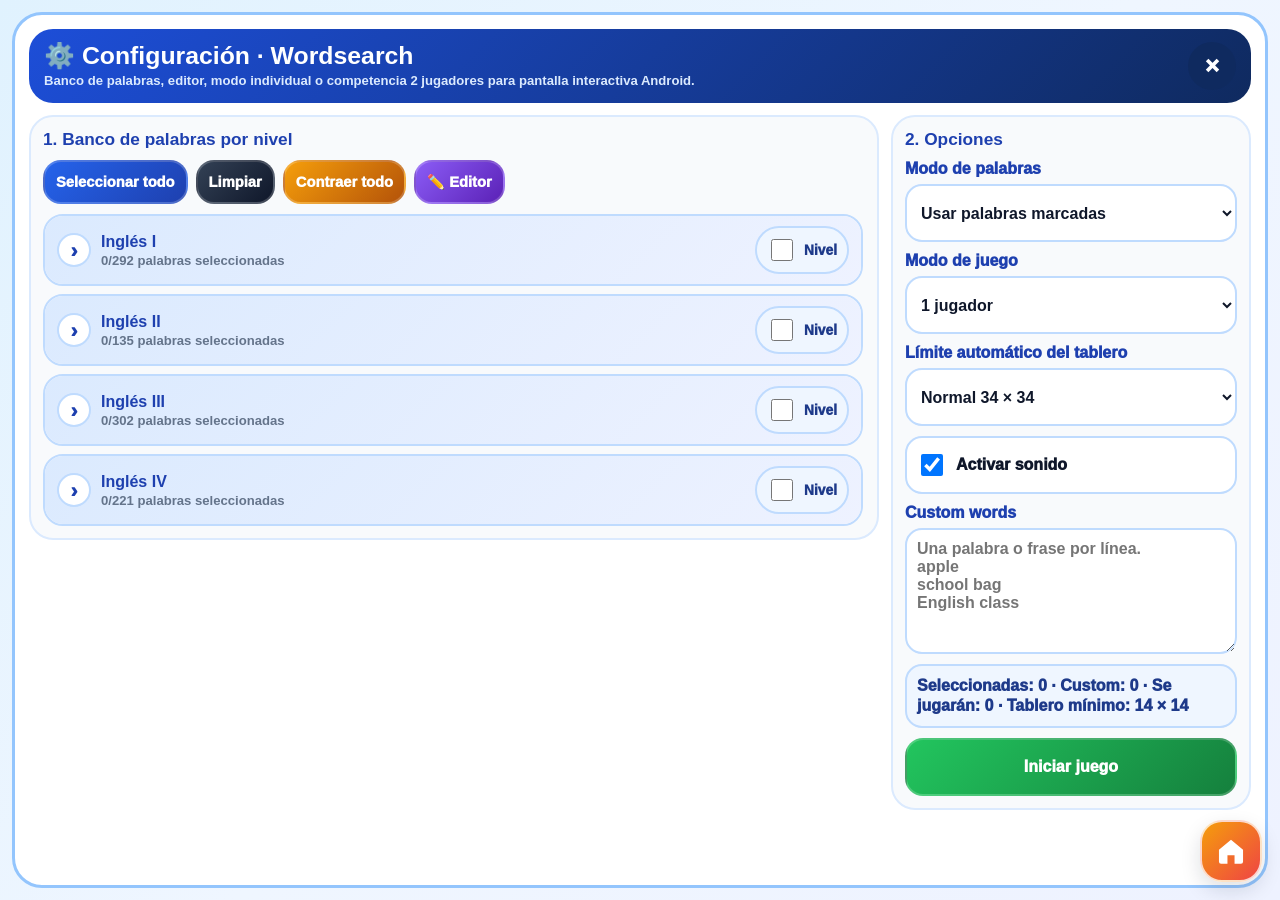
<file: Wordsearch.html>
<!DOCTYPE html>
<html lang="es">
<head>
  <meta charset="UTF-8" />
  <meta name="viewport" content="width=device-width, initial-scale=1.0, maximum-scale=1.0, user-scalable=no, viewport-fit=cover" />
  <meta name="theme-color" content="#0f2a5f" />
  <script src="activity-bank-helper.js?v=20260520-syncfix"></script>
  <title>Wordsearch</title>
  <style>
    :root{
      --vh:100dvh; --ink:#0b1736; --muted:#61708d; --white:#fff;
      --blue:#2563eb; --blue2:#1d4ed8; --cyan:#06b6d4; --green:#16a34a;
      --orange:#f59e0b; --red:#ef4444; --violet:#7c3aed; --yellow:#facc15;
      --card:#ffffff; --soft:#eff6ff; --line:#bfdbfe; --shadow:0 8px 20px rgba(15,23,42,.13);
      --r:24px; --touch:58px;
    }
    *{box-sizing:border-box}
    html,body{width:100%;height:100%;margin:0;overflow:hidden;color:var(--ink);font-family:Arial,"Arial Rounded MT Bold",Helvetica,sans-serif;touch-action:manipulation;-webkit-text-size-adjust:100%}
    body{height:var(--vh);background:#0f2a5f}
    button,input,textarea,select{font:inherit}
    button{border:0;cursor:pointer;touch-action:manipulation;-webkit-tap-highlight-color:transparent;user-select:none}
    .hidden,[hidden]{display:none!important}.app{width:100vw;height:var(--vh);display:grid;grid-template-rows:1fr;overflow:hidden;padding:12px}
    .btn{min-height:var(--touch);border-radius:18px;background:linear-gradient(135deg,#2563eb,#1e40af);color:#fff;font-weight:1000;padding:10px 14px;border:2px solid rgba(255,255,255,.2);transition:transform .12s ease,opacity .12s ease;box-shadow:none}.btn:active,.btn.press{transform:scale(.96)}.btn.small{min-height:44px;padding:7px 11px;font-size:.92rem}.btn.green{background:linear-gradient(135deg,#22c55e,#15803d)}.btn.red{background:linear-gradient(135deg,#ef4444,#b91c1c)}.btn.dark{background:linear-gradient(135deg,#334155,#0f172a)}.btn.yellow{background:linear-gradient(135deg,#f59e0b,#b45309)}.btn.purple{background:linear-gradient(135deg,#8b5cf6,#5b21b6)}.btn.white{background:#fff;color:#1e40af;border-color:#bfdbfe}.btn:disabled{opacity:.5;cursor:not-allowed}
    .menu-fab{position:fixed;left:0;top:50%;transform:translateY(-50%);z-index:45;width:62px;min-height:126px;border-radius:0 24px 24px 0;background:linear-gradient(180deg,#2563eb,#0f2a5f);color:#fff;border:2px solid rgba(255,255,255,.5);border-left:0;font-weight:1000;box-shadow:none}
    .home-fab{position:fixed;right:18px;bottom:18px;z-index:120;width:62px;height:62px;border-radius:22px;background:linear-gradient(135deg,#f59e0b,#ef4444);display:grid;place-items:center;color:#fff;text-decoration:none;border:2px solid rgba(255,255,255,.75);box-shadow:var(--shadow)}.home-fab svg{width:34px;height:34px;fill:currentColor}
    .drawer{position:fixed;z-index:60;left:0;top:0;bottom:0;width:min(430px,94vw);background:#f8fbff;border-right:3px solid #93c5fd;padding:14px;display:flex;flex-direction:column;gap:10px;overflow:auto;transform:translateX(-106%);transition:transform .22s ease;box-shadow:none}.drawer.open{transform:translateX(0)}
    .drawer-head{display:flex;align-items:center;justify-content:space-between;gap:10px;border-bottom:2px dashed #bfdbfe;padding-bottom:10px}.drawer h2{margin:0;color:#1e40af;font-size:1.45rem}.close-btn{width:48px;height:48px;border-radius:999px;background:#0f2a5f;color:white;font-size:1.5rem;font-weight:1000}.drawer-grid{display:grid;grid-template-columns:1fr 1fr;gap:8px}.drawer-info,.notice{border:2px solid #bfdbfe;border-radius:18px;background:#eff6ff;color:#1e3a8a;padding:10px;font-weight:900;line-height:1.3}
    .arena-root{height:100%;min-height:0;display:grid;grid-template-rows:auto minmax(0,1fr);gap:10px;border:2px solid rgba(255,255,255,.42);border-radius:30px;background:linear-gradient(135deg,rgba(14,165,233,.34),rgba(124,58,237,.28) 48%,rgba(245,158,11,.22));padding:12px;overflow:hidden}.game-top{display:grid;grid-template-columns:1fr auto;gap:12px;align-items:center;padding:12px 14px;border-radius:24px;background:linear-gradient(135deg,#0f3e99,#075985 56%,#7c2d12);border:2px solid rgba(255,255,255,.55)}.brand h1{margin:0;color:#fff;font-size:clamp(1.5rem,2.65vmin,3.2rem);line-height:1}.brand p{margin:4px 0 0;font-size:clamp(.88rem,1.3vmin,1.25rem);font-weight:900;color:#dff6ff}.hud{display:flex;gap:8px;flex-wrap:wrap;justify-content:flex-end}.pill{min-height:42px;display:inline-flex;align-items:center;justify-content:center;padding:8px 13px;border-radius:999px;background:#fff;color:#0f3e99;border:2px solid rgba(14,165,233,.45);font-weight:1000;white-space:nowrap;font-size:clamp(.82rem,1.22vmin,1.08rem)}
    .empty-state{height:100%;display:grid;place-items:center;text-align:center;color:#fff;padding:30px;border-radius:28px;background:linear-gradient(135deg,rgba(29,78,216,.88),rgba(8,145,178,.75),rgba(124,58,237,.74));border:2px solid rgba(255,255,255,.55)}.empty-state h1{font-size:clamp(2rem,4vmin,4.5rem);line-height:.98;margin:0 0 10px}.empty-state p{font-size:clamp(1rem,1.8vmin,1.7rem);font-weight:900;max-width:980px;margin:0 auto;color:#f8fafc}
    .players{min-height:0;min-width:0;display:grid;gap:12px;overflow:hidden}.players.one{grid-template-columns:minmax(0,1fr)}.players.two{grid-template-columns:minmax(0,1fr) minmax(0,1fr);gap:10px}.player-card{min-height:0;min-width:0;background:#ffffff;border:3px solid rgba(255,255,255,.95);border-radius:28px;padding:12px;display:grid;grid-template-rows:auto minmax(0,1fr) auto;gap:10px;overflow:hidden;position:relative;box-shadow:none}.player-card.p1{outline:3px solid rgba(37,99,235,.8)}.player-card.p2{outline:3px solid rgba(22,163,74,.78)}.player-head{display:grid;grid-template-columns:minmax(0,1fr) auto;gap:10px;align-items:center;padding:10px 12px;border-radius:20px;background:linear-gradient(135deg,#1d4ed8,#0891b2);border:2px solid rgba(255,255,255,.48);color:#fff}.p2 .player-head{background:linear-gradient(135deg,#15803d,#0d9488)}.player-head h2{margin:0;font-size:clamp(1.2rem,2vmin,2rem)}.player-head small{display:block;margin-top:2px;color:#e0f2fe;font-weight:900;font-size:clamp(.8rem,1.15vmin,1.05rem);max-width:60ch;overflow:hidden;text-overflow:ellipsis;white-space:nowrap}.game-host{min-height:0;overflow:hidden;border-radius:24px;background:#dbeafe;border:3px solid rgba(37,99,235,.72);padding:10px;display:grid;align-content:center;justify-items:center;text-align:center;gap:10px;position:relative}.round-message{display:none;align-items:center;justify-content:space-between;gap:10px;padding:10px 12px;border-radius:20px;background:#f59e0b;border:2px solid #b45309;color:#451a03;font-weight:1000}.round-message.show{display:flex}.final-card{position:absolute;inset:12px;z-index:25;display:grid;place-items:center;text-align:center;border-radius:26px;background:linear-gradient(135deg,rgba(15,42,95,.95),rgba(37,99,235,.9),rgba(245,158,11,.86));color:#fff;border:2px solid rgba(255,255,255,.65);padding:24px}.final-card h2{font-size:clamp(2rem,5vmin,5.4rem);margin:0 0 8px}.final-card p{font-size:clamp(1rem,1.8vmin,1.7rem);font-weight:900;margin:0 0 18px;color:#f8fafc}.final-actions{display:flex;gap:10px;flex-wrap:wrap;justify-content:center}
    .setup-overlay{position:fixed;z-index:80;inset:0;background:linear-gradient(135deg,#e0f2fe,#eff6ff 52%,#eef2ff);display:none;overflow:auto;-webkit-overflow-scrolling:touch;padding:12px;overscroll-behavior:contain}.setup-overlay.show{display:grid;place-items:start center}.setup-card{width:min(1660px,calc(100vw - 24px));min-height:calc(var(--vh) - 24px);background:#fff;border:3px solid #93c5fd;border-radius:30px;padding:14px;display:grid;grid-template-rows:auto minmax(0,1fr);gap:12px;box-shadow:none}.setup-top{display:flex;align-items:center;justify-content:space-between;gap:12px;padding:13px 15px;border-radius:24px;background:linear-gradient(135deg,#1d4ed8,#0f2a5f);color:#fff}.setup-top h1{margin:0;font-size:clamp(1.55rem,2.75vmin,3rem);line-height:1}.setup-top p{margin:4px 0 0;color:#dbeafe;font-weight:900;font-size:clamp(.82rem,1.15vmin,1.1rem)}.setup-grid{min-height:0;display:grid;grid-template-columns:minmax(0,1.45fr) minmax(360px,.55fr);gap:12px;align-items:start}.setup-panel{min-height:0;background:#f8fafc;border:2px solid #dbeafe;border-radius:24px;padding:12px;display:grid;gap:10px;align-content:start;overflow:hidden}.setup-panel h3{margin:0;color:#1e40af;font-size:clamp(1.08rem,1.55vmin,1.45rem)}.action-row{display:flex;gap:8px;flex-wrap:wrap}.level-list{min-height:0;overflow:auto;display:grid;gap:8px;padding-right:2px}.level-card,.category-card{border:2px solid #bfdbfe;border-radius:20px;background:#fff;overflow:hidden}.level-head,.cat-head{width:100%;min-height:62px;display:grid;grid-template-columns:auto 1fr auto;gap:10px;align-items:center;text-align:left;padding:10px 12px;background:linear-gradient(135deg,#dbeafe,#eef2ff);color:#1e40af;font-weight:1000}.cat-head{background:#fff;color:#0f172a;border-bottom:1px solid #dbeafe}.arrow{width:34px;height:34px;border-radius:999px;display:grid;place-items:center;background:#fff;border:2px solid #bfdbfe;font-size:1.25rem}.level-card.open>.level-head .arrow,.category-card.open>.cat-head .arrow{transform:rotate(90deg)}.level-title,.cat-title{display:grid;gap:2px;min-width:0}.level-title strong,.cat-title strong{font-size:clamp(1rem,1.35vmin,1.28rem);overflow:hidden;text-overflow:ellipsis;white-space:nowrap}.level-title small,.cat-title small{font-size:.82rem;color:#64748b;font-weight:900}.select-box{display:flex;align-items:center;gap:8px;font-size:.86rem;color:#1e3a8a;background:#eff6ff;border:2px solid #bfdbfe;border-radius:999px;padding:8px 10px;white-space:nowrap}.select-box input,.word-chip input{width:22px;height:22px}.cat-list{display:grid;gap:8px;padding:8px;background:#f8fafc}.word-panel{padding:8px;background:#fff;display:grid;gap:8px}.word-grid-list{display:grid;grid-template-columns:repeat(auto-fill,minmax(150px,1fr));gap:7px}.word-chip{min-height:47px;display:flex;align-items:center;gap:8px;border:2px solid #dbeafe;background:#f8fafc;border-radius:999px;padding:8px 10px;font-weight:1000;color:#0f172a;overflow:hidden}.word-chip span{overflow:hidden;text-overflow:ellipsis;white-space:nowrap}.word-chip.on{background:#dcfce7;border-color:#86efac;color:#166534}.word-chip small{display:none!important}.config-grid{display:grid;gap:10px;align-content:start}.field{display:grid;gap:6px;color:#1e40af;font-weight:1000}.field input,.field select,.field textarea,.editor-textarea{width:100%;min-height:var(--touch);border:2px solid #bfdbfe;border-radius:17px;background:#fff;color:#0f172a;padding:10px;font-weight:900;outline:0}.field textarea{min-height:126px;resize:vertical}.check{display:flex;align-items:center;gap:10px;min-height:var(--touch);padding:10px;border:2px solid #bfdbfe;border-radius:17px;background:#fff;color:#0f172a;font-weight:1000}.check input{width:22px;height:22px}.summary{border:2px solid #bfdbfe;border-radius:17px;background:#eff6ff;color:#1e3a8a;padding:10px;font-weight:1000;line-height:1.25}.status{border:2px solid #fde68a;background:#fef9c3;color:#713f12;border-radius:16px;padding:9px;font-weight:1000;min-height:42px}.status:empty{display:none}.editor-panel{display:none;border:2px solid #ddd6fe;background:#faf5ff;border-radius:22px;padding:10px;gap:10px}.editor-panel.show{display:grid}.editor-grid{display:grid;grid-template-columns:repeat(2,minmax(0,1fr));gap:10px}.editor-card{background:#fff;border:2px solid #ddd6fe;border-radius:18px;padding:10px;display:grid;gap:8px}.editor-card h4{margin:0;color:#5b21b6}.editor-textarea{min-height:210px;font-family:Consolas,Monaco,monospace;font-size:.9rem;line-height:1.35;resize:vertical;text-align:left;white-space:pre;overflow:auto}
    .ws-wrap{width:100%;height:100%;min-height:0;display:grid;grid-template-columns:minmax(0,1fr);grid-template-rows:minmax(0,1fr) auto;gap:8px;align-items:stretch;overflow:hidden}.ws-wrap.side-beside{grid-template-columns:minmax(0,1fr) minmax(120px,var(--ws-side-w,220px));grid-template-rows:minmax(0,1fr)}.players.two .ws-wrap{grid-template-columns:minmax(0,1fr);grid-template-rows:minmax(0,1fr) auto}.players.two .ws-wrap.side-beside{grid-template-columns:minmax(0,1fr) minmax(100px,var(--ws-side-w,170px));grid-template-rows:minmax(0,1fr)}.ws-grid{--grid-count:14;--ws-grid-px:min(100%,100%);width:var(--ws-grid-px);height:var(--ws-grid-px);max-width:100%;max-height:100%;aspect-ratio:1/1;justify-self:center;align-self:center;display:grid;grid-template-columns:repeat(var(--grid-count),1fr);grid-template-rows:repeat(var(--grid-count),1fr);gap:clamp(1px,.22vmin,4px);padding:clamp(2px,.45vmin,7px);border-radius:clamp(14px,2.5vmin,28px);background:rgba(255,255,255,.9);border:3px solid #93c5fd;box-shadow:inset 0 -4px 0 rgba(37,99,235,.05);touch-action:none;user-select:none;-webkit-user-select:none;-webkit-touch-callout:none;align-self:center;justify-self:center;contain:layout paint size}.ws-cell{min-width:0;min-height:0;width:100%;height:100%;border:clamp(1px,.2vmin,3px) solid #bfdbfe;border-radius:clamp(5px,.8vmin,14px);background:#fff;color:#0f172a;display:flex;align-items:center;justify-content:center;font-weight:1000;font-size:clamp(.38rem,calc(var(--ws-grid-px,520px)/var(--grid-count)*.58),2.45rem);line-height:1;padding:0;transition:none;box-shadow:none;touch-action:none;contain:layout paint;cursor:default}.ws-cell.selected{background:#facc15;border-color:#eab308;color:#111827;outline:2px solid rgba(234,179,8,.45);outline-offset:-2px}.ws-cell.found{background:#16a34a;border-color:#86efac;color:#fff}.ws-cell.answer{background:#fb7185;border-color:#e11d48;color:#fff}.ws-cell.bad-flash{animation:wsBad .26s ease both}.ws-cell.good-burst{animation:wsGood .72s ease both;z-index:3}.ws-side{min-height:0;display:grid;grid-template-rows:minmax(0,1fr);gap:8px;overflow:hidden}.ws-word-list{min-height:0;overflow:auto;display:grid;align-content:start;gap:6px;padding:7px;border-radius:18px;background:#eff6ff;border:2px solid #bfdbfe}.ws-word{display:grid;grid-template-columns:1fr auto;gap:8px;align-items:center;min-height:38px;padding:7px 9px;border-radius:14px;background:#fff;border:1px solid #dbeafe;color:#0f172a;font-weight:1000;text-align:left}.ws-word small{color:#64748b;font-weight:900;text-align:right}.ws-word.found{background:#dcfce7;border-color:#86efac;color:#166534;text-decoration:line-through}.players.two .ws-word-list{grid-template-columns:repeat(auto-fill,minmax(130px,1fr));max-height:96px}.players.two .ws-wrap.side-beside .ws-word-list{grid-template-columns:1fr;max-height:none}.players.two .ws-side{grid-template-rows:minmax(0,1fr)}.ws-toast{position:absolute;left:50%;top:50%;z-index:35;transform:translate(-50%,-50%);pointer-events:none;width:min(460px,calc(100% - 32px));border-radius:28px;padding:18px;border:3px solid rgba(255,255,255,.82);background:linear-gradient(135deg,rgba(22,163,74,.98),rgba(37,99,235,.96));color:#fff;box-shadow:0 24px 55px rgba(15,23,42,.28),inset 0 -5px 0 rgba(15,23,42,.12);animation:wsToast 1.15s ease forwards;text-align:center}.ws-toast.bad{background:linear-gradient(135deg,#ef4444,#f97316)}.ws-toast b{display:block;font-size:clamp(1.6rem,4.5vmin,3.5rem);line-height:1;text-shadow:0 3px 0 rgba(15,23,42,.18);overflow-wrap:anywhere}.ws-toast span{display:block;font-weight:1000;margin-bottom:6px}.pop{animation:pop .18s ease-out both}.shake{animation:shake .24s ease both}.banner-pop{animation:pop .18s ease-out both}@keyframes pop{0%{transform:scale(.93);opacity:.7}100%{transform:scale(1);opacity:1}}@keyframes shake{0%,100%{transform:translateX(0)}25%{transform:translateX(-6px)}50%{transform:translateX(6px)}75%{transform:translateX(-3px)}}@keyframes wsBad{0%,100%{transform:translateX(0)}25%{transform:translateX(-4px)}50%{transform:translateX(4px)}75%{transform:translateX(-2px)}}@keyframes wsGood{0%{transform:scale(1)}30%{transform:scale(1.18) rotate(-2deg);filter:brightness(1.14);box-shadow:0 0 0 5px rgba(250,204,21,.45), inset 0 -4px 0 rgba(15,23,42,.12)}60%{transform:scale(.96) rotate(1deg)}100%{transform:scale(1)}}@keyframes wsToast{0%{opacity:0;transform:translate(-50%,-44%) scale(.62) rotate(-4deg)}20%{opacity:1;transform:translate(-50%,-52%) scale(1.06) rotate(1deg)}70%{opacity:1;transform:translate(-50%,-50%) scale(1)}100%{opacity:0;transform:translate(-50%,-58%) scale(.94)}}

    /* MODO LIMPIO: solo contenedores del grid.
       Cambia VIEW_OPTIONS en JS a true si luego quieres volver a mostrar las barras. */
    .arena-root.hide-game-title{grid-template-rows:minmax(0,1fr);gap:0}
    .arena-root.hide-game-title>.game-top{display:none!important}
    .arena-root.hide-player-bars .players{height:100%;gap:8px}
    .arena-root.hide-player-bars .player-card{grid-template-rows:minmax(0,1fr) auto;gap:6px;padding:8px;border-radius:24px}
    .arena-root.hide-player-bars .player-head{display:none!important}
    .arena-root.hide-player-bars .game-host{padding:8px;border-width:2px;border-radius:22px;align-content:stretch;justify-items:stretch}
    .arena-root.hide-player-bars .ws-wrap{height:100%;min-height:0}
    .arena-root.hide-player-bars .round-message{min-height:44px}
@media (prefers-reduced-motion:reduce){*{animation:none!important;transition:none!important}}
    @media (max-width:1180px){.app{padding:8px}.setup-grid{grid-template-columns:1fr}.setup-card{height:auto;overflow:visible}.setup-panel{overflow:visible}.level-list{max-height:none}.players.two{grid-template-columns:1fr}.player-card{min-height:520px}.editor-grid{grid-template-columns:1fr}.ws-wrap{grid-template-columns:1fr}.ws-side{grid-template-rows:auto auto}.ws-word-list{grid-template-columns:repeat(auto-fill,minmax(150px,1fr));max-height:150px}}
    @media (max-height:680px){:root{--touch:48px}.app{padding:8px}.arena-root{padding:8px;border-radius:22px}.game-top{padding:8px 10px}.brand p,.setup-top p{display:none}.player-card{padding:8px;border-radius:20px}.player-head{padding:7px 9px}.drawer{width:min(360px,94vw)}.level-head,.cat-head{min-height:50px;padding:7px 9px}.word-chip{min-height:42px}.setup-card{border-radius:20px;padding:8px}}
    @media (orientation:landscape) and (max-height:760px){.players.two .player-card{min-height:0}.players.two .ws-wrap.side-beside{grid-template-columns:minmax(0,1fr) minmax(100px,160px);grid-template-rows:minmax(0,1fr)}.players.two .ws-wrap.side-beside .ws-word-list{grid-template-columns:1fr;max-height:none}}
  </style>
</head>
<body>
  <button class="menu-fab" id="menuBtn" type="button" aria-label="Abrir menú">☰<br>Menú</button>
  <a class="home-fab" id="homeBtn" href="index.html" aria-label="Volver al inicio"><svg viewBox="0 0 24 24" aria-hidden="true"><path d="M3.5 11.2 12 4l8.5 7.2v8.3a1.5 1.5 0 0 1-1.5 1.5h-4.5v-6h-5v6H5a1.5 1.5 0 0 1-1.5-1.5z"/></svg></a>
  <aside class="drawer" id="drawer" aria-hidden="true">
    <div class="drawer-head"><h2 id="drawerTitle">🔎 Wordsearch</h2><button class="close-btn" id="drawerClose" type="button">×</button></div>
    <div class="drawer-info" id="drawerProgress">Sin juego activo</div>
    <div class="drawer-info" id="drawerLives">Tiempo: —</div>
    <div class="drawer-info" id="drawerScore">Puntaje: —</div>
    <div class="drawer-grid">
      <button class="btn green" id="openConfigBtn" type="button">Configurar</button>
      <button class="btn" id="restartBtn" type="button">Reiniciar</button>
      <button class="btn dark" id="clearSelectionBtn" type="button">Limpiar selección</button>
      <button class="btn red" id="revealBtn" type="button">Revelar</button>
      <button class="btn" id="fullscreenBtn" type="button">Pantalla completa</button>
      <button class="btn dark" id="soundBtn" type="button">Sonido: ON</button>
    </div>
    <div class="notice">Wordsearch reconstruido: banco de palabras compatible con GitHub. Soporta multitouch real para 2 jugadores.</div>
  </aside>

  <main class="app">
    <section class="arena-root" id="arenaRoot"></section>
  </main>

  <section class="setup-overlay show" id="setupOverlay" aria-hidden="false">
    <div class="setup-card">
      <div class="setup-top">
        <div><h1 id="setupTitle">⚙️ Configuración · Wordsearch</h1><p>Banco de palabras, editor, modo individual o competencia 2 jugadores para pantalla interactiva Android.</p></div>
        <button class="close-btn" id="closeSetupBtn" type="button">×</button>
      </div>
      <div class="setup-grid">
        <section class="setup-panel">
          <h3>1. Banco de palabras por nivel</h3>
          <div class="action-row">
            <button class="btn small" id="selectAllBtn" type="button">Seleccionar todo</button>
            <button class="btn small dark" id="clearAllBtn" type="button">Limpiar</button>
            <button class="btn small yellow" id="collapseBtn" type="button">Contraer todo</button>
            <button class="btn small purple" id="editModeBtn" type="button">✏️ Editor</button>
          </div>
          <div class="editor-panel" id="editorPanel">
            <div class="notice">Formato: <b>Categoría: Pets</b> y debajo una palabra o frase por línea. Compatible con el banco viejo de GitHub.</div>
            <div class="editor-grid" id="editorGrid"></div>
            <div class="action-row"><button class="btn green" id="downloadWordBankBtn" type="button">Descargar WordBank completo</button></div>
          </div>
          <div class="level-list" id="levelList"></div>
        </section>
        <aside class="setup-panel">
          <h3>2. Opciones</h3>
          <div class="config-grid">
            <label class="field">Modo de palabras
              <select id="wordMode"><option value="manual">Usar palabras marcadas</option><option value="random5">Generar al azar 5 palabras</option><option value="random10">Generar al azar 10 palabras</option><option value="random15">Generar al azar 15 palabras</option><option value="random20">Generar al azar 20 palabras</option></select>
            </label>
            <label class="field">Modo de juego
              <select id="playerMode"><option value="1">1 jugador</option><option value="2">2 jugadores</option></select>
            </label>
            <label class="field">Límite automático del tablero
              <select id="gridMaxSelect"><option value="24">Ligero 24 × 24</option><option value="34" selected>Normal 34 × 34</option><option value="50">Grande 50 × 50</option><option value="70">Máximo 70 × 70</option></select>
            </label>
            <label class="check"><input type="checkbox" id="soundEnabled" checked> Activar sonido</label>
            <label class="field">Custom words
              <textarea id="customWords" placeholder="Una palabra o frase por línea.&#10;apple&#10;school bag&#10;English class"></textarea>
            </label>
            <div class="summary" id="setupSummary">Seleccionadas: 0 · Custom: 0 · Se jugarán: 0</div>
            <div class="summary" id="splitSummary">Modo 2 jugadores: ambos juegan con el mismo banco en sopas independientes.</div>
            <div class="status" id="setupStatus"></div>
            <button class="btn green" id="startGameBtn" type="button">Iniciar juego</button>
          </div>
        </aside>
      </div>
    </div>
  </section>

<script>
(() => {
  "use strict";

  const ACTIVITY_CONFIG = {
    id: "wordsearch",
    title: "Wordsearch",
    file: "Wordsearch.html",
    bankType: "words",
    usesTranslation: false,
    entryFormat: "word"
  };

  // Controles visuales del área de juego.
  // Cambia a true si en el futuro quieres volver a mostrar estas barras.
  const VIEW_OPTIONS = {
    showGameTitleBar: false,
    showPlayerHeaderBars: false
  };

  const LEVELS = ["Inglés I", "Inglés II", "Inglés III", "Inglés IV"];
  const MIN_SIZE = 14;
  const MAX_SIZE = 70;
  const STORAGE_FULL_BANK = "ESL_WORD_BANK_PLATFORM_SNAPSHOT";
  const STORAGE_ACTIVITY_PREFIX = "ESL_ACTIVITY_BANK_";
  const ALPHABET = "ABCDEFGHIJKLMNOPQRSTUVWXYZ";
  const DIRECTIONS = [
    {r:0,c:1}, {r:0,c:-1}, {r:1,c:0}, {r:-1,c:0},
    {r:1,c:1}, {r:1,c:-1}, {r:-1,c:1}, {r:-1,c:-1}
  ];
  const EMBEDDED_BANK = {
    "Inglés I": { "Example": ["apple", "book", "dog", "cat"] },
    "Inglés II": {}, "Inglés III": {}, "Inglés IV": {}
  };

  const UI = {};
  const state = {
    bank: normalizeBank(EMBEDDED_BANK),
    selected: new Set(), expandedLevels: new Set(), expandedCategories: new Set(), editMode:false,
    game:null, timer:null, sound:true, audioCtx:null, startTime:0, activePointers:new Map()
  };

  const ids = ["menuBtn","drawer","drawerClose","drawerProgress","drawerLives","drawerScore","openConfigBtn","restartBtn","clearSelectionBtn","revealBtn","fullscreenBtn","soundBtn","arenaRoot","setupOverlay","closeSetupBtn","selectAllBtn","clearAllBtn","collapseBtn","editModeBtn","editorPanel","editorGrid","downloadWordBankBtn","levelList","wordMode","playerMode","gridMaxSelect","soundEnabled","customWords","setupSummary","splitSummary","setupStatus","homeBtn","drawerTitle","setupTitle","startGameBtn"];
  function $(id){ return document.getElementById(id); }
  function cacheDom(){ ids.forEach(id=>UI[id]=$(id)); }
  function updateViewport(){ const h=Math.round((window.visualViewport&&window.visualViewport.height)||window.innerHeight||720); document.documentElement.style.setProperty("--vh", h+"px"); }
  function escapeHtml(v){ return String(v??"").replace(/[&<>"']/g,ch=>({"&":"&amp;","<":"&lt;",">":"&gt;","\"":"&quot;","'":"&#39;"}[ch])); }
  function normalizeText(v){ return String(v||"").normalize("NFD").replace(/[\u0300-\u036f]/g,"").trim().toLowerCase().replace(/\s+/g," "); }
  function cleanCategoryName(v){ const text=String(v||"").trim().replace(/\s+/g," " ); const marker="__WB_LEVEL__"; const i=text.indexOf(marker); if(i>=0) return text.slice(i+marker.length).trim()||"General"; return text.replace(/^\s*(?:English|Ingl[eé]s)\s*(?:I|II|III|IV|[1-4])\s*[:\-–—|]\s*/i,"") || "General"; }
  function toSpanishLevel(level){ const s=String(level||"").normalize("NFD").replace(/[\u0300-\u036f]/g,"").toLowerCase(); if(/iv|4/.test(s)) return "Inglés IV"; if(/iii|3/.test(s)) return "Inglés III"; if(/ii|2/.test(s)) return "Inglés II"; return "Inglés I"; }
  function stripBankWord(raw){ return String(raw||"").trim().replace(/^(.+?)\s*(?:=|→|->|\|)\s*.+$/, "$1").trim(); }
  function getWord(entry){ if(typeof entry==="string") return stripBankWord(entry); if(entry&&typeof entry==="object") return stripBankWord(entry.word||entry.en||entry.english||entry.term||entry.text||""); return stripBankWord(entry); }
  function normalizeEntry(entry){ const word=getWord(entry); return word || null; }
  function entryToObject(entry, level, category){ return { word:getWord(entry), level, category, raw:entry }; }
  function normalizeBank(raw){ const out={}; LEVELS.forEach(l=>out[l]={}); Object.entries(raw||{}).forEach(([level,cats])=>{ const lv=toSpanishLevel(level); if(!out[lv]) out[lv]={}; Object.entries(cats||{}).forEach(([cat,entries])=>{ const arr=(Array.isArray(entries)?entries:[]).map(normalizeEntry).filter(Boolean); if(arr.length) out[lv][cleanCategoryName(cat)] = uniqueEntries(arr); }); }); return out; }
  function uniqueEntries(arr){ const seen=new Set(), out=[]; arr.forEach(e=>{ const word=getWord(e); const key=normalizeText(word); if(key&&!seen.has(key)){ seen.add(key); out.push(word); } }); return out; }
  function wordKey(level,cat,index){ return level+"||"+cat+"||"+index; }
  function catKey(level,cat){ return level+"||"+cat; }
  function shuffle(arr){ const a=arr.slice(); for(let i=a.length-1;i>0;i--){ const j=Math.floor(Math.random()*(i+1)); [a[i],a[j]]=[a[j],a[i]]; } return a; }
  function rand(max){ return Math.floor(Math.random()*max); }
  function formatTime(ms){ const s=Math.max(0,Math.floor(ms/1000)); return String(Math.floor(s/60)).padStart(2,"0")+":"+String(s%60).padStart(2,"0"); }
  function cleanWordForGrid(raw){ return String(raw||"").normalize("NFD").replace(/[\u0300-\u036f]/g,"").toUpperCase().replace(/[^A-Z0-9]/g,""); }
  function displayWord(raw){ return String(raw||"").trim().replace(/\s+/g," "); }

  function snapshotToBank(snapshot){
    if(!snapshot) return null;
    if(snapshot.activities && snapshot.activities[ACTIVITY_CONFIG.id]) snapshot=snapshot.activities[ACTIVITY_CONFIG.id];
    if(snapshot.levels) return normalizeBank(snapshot.levels);
    if(LEVELS.some(l=>snapshot[l])) return normalizeBank(snapshot);
    return null;
  }
  function currentActivityToSnapshot(){ return { title:ACTIVITY_CONFIG.title, file:ACTIVITY_CONFIG.file, bankType:ACTIVITY_CONFIG.bankType, usesTranslation:ACTIVITY_CONFIG.usesTranslation, entryFormat:ACTIVITY_CONFIG.entryFormat, levels:state.bank }; }
  function defaultFullBank(){ return { app:"ESL English", schema:"esl-word-bank-v3", updatedAt:new Date().toISOString(), levels:LEVELS.slice(), activities:{}, notes:"Cada actividad tiene su propio banco independiente." }; }
  function activityStorageIds(){
    const ids=[ACTIVITY_CONFIG.id].concat(Array.isArray(ACTIVITY_CONFIG.aliases)?ACTIVITY_CONFIG.aliases:[]);
    return [...new Set(ids.filter(Boolean))];
  }
  function readJsonFromStorage(key){
    try{
      const raw=localStorage.getItem(key);
      if(!raw) return null;
      const json=JSON.parse(raw);
      return json && typeof json === "object" ? json : null;
    }catch(e){ return null; }
  }
  function cloneFullBank(value){
    try{ return JSON.parse(JSON.stringify(value || defaultFullBank())); }catch(e){ return defaultFullBank(); }
  }
  function applyActivitySnapshotToFull(full,id,snapshot){
    if(Array.isArray(ACTIVITY_CONFIG.aliases) && ACTIVITY_CONFIG.aliases.includes(id)) id=ACTIVITY_CONFIG.id;
    if(!id || !snapshot || typeof snapshot !== "object") return;
    if(!snapshot.levels && !snapshot.bank && !snapshot.wordBank) return;
    full.activities = full.activities || {};
    full.activities[id] = snapshot;
  }
  function mergeStoredActivitySnapshots(full){
    const next=cloneFullBank(full);
    next.activities = next.activities || {};
    const mergeFull=(bank)=>{
      if(bank && bank.activities && typeof bank.activities === "object"){
        Object.entries(bank.activities).forEach(([id,snapshot])=>applyActivitySnapshotToFull(next,id,snapshot));
      }
    };
    try{ if(window.ESLBank && typeof window.ESLBank.readLocalBank === "function") mergeFull(window.ESLBank.readLocalBank()); }catch(e){}
    ["ESL_ENGLISH_WORD_BANKS_V1", STORAGE_FULL_BANK, "ESL_WORD_BANK_FULL", "ESL_ENGLISH_WORD_BANK"].forEach(key=>mergeFull(readJsonFromStorage(key)));
    try{
      for(let i=0;i<localStorage.length;i++){
        const key=localStorage.key(i);
        if(key && key.startsWith(STORAGE_ACTIVITY_PREFIX)){
          const id=key.slice(STORAGE_ACTIVITY_PREFIX.length);
          applyActivitySnapshotToFull(next,id,readJsonFromStorage(key));
        }
      }
    }catch(e){}
    try{
      if(window.ESL_ACTIVITY_BANKS){
        if(window.ESL_ACTIVITY_BANKS.activities) Object.entries(window.ESL_ACTIVITY_BANKS.activities).forEach(([id,snapshot])=>applyActivitySnapshotToFull(next,id,snapshot));
        Object.entries(window.ESL_ACTIVITY_BANKS).forEach(([id,snapshot])=>{ if(id!=="activities") applyActivitySnapshotToFull(next,id,snapshot); });
      }
    }catch(e){}
    next.updatedAt = new Date().toISOString();
    next.levels = Array.isArray(next.levels) && next.levels.length ? next.levels : LEVELS.slice();
    next.schema = next.schema || "esl-word-bank-v3";
    next.app = next.app || "ESL English";
    return next;
  }
  function readLocalActivitySnapshot(ids=activityStorageIds()){
    for(const id of ids){
      const snapshot=readJsonFromStorage(STORAGE_ACTIVITY_PREFIX+id);
      if(snapshot) return snapshot;
    }
    return null;
  }
  function readWindowActivitySnapshot(ids=activityStorageIds()){
    try{
      if(window.ESL_ACTIVITY_BANKS){
        for(const id of ids){
          if(window.ESL_ACTIVITY_BANKS[id]) return window.ESL_ACTIVITY_BANKS[id];
          if(window.ESL_ACTIVITY_BANKS.activities && window.ESL_ACTIVITY_BANKS.activities[id]) return window.ESL_ACTIVITY_BANKS.activities[id];
        }
      }
    }catch(e){}
    return null;
  }

  async function readFullWordBank(){
    let full=null;
    try { const res = await fetch("word-bank-esl-english.json", { cache:"no-store" }); if(res.ok){ const json=await res.json(); if(json && json.activities) full=json; } } catch(e) {}
    if(!full){ try { if(window.ESLBank && typeof window.ESLBank.readLocalBank === "function") full=window.ESLBank.readLocalBank(); } catch(e) {} }
    if(!full) full=readJsonFromStorage(STORAGE_FULL_BANK) || readJsonFromStorage("ESL_WORD_BANK_FULL") || readJsonFromStorage("ESL_ENGLISH_WORD_BANKS_V1") || readJsonFromStorage("ESL_ENGLISH_WORD_BANK");
    return mergeStoredActivitySnapshots(full || defaultFullBank());
  }
  async function loadExternalOrLocalBank(){
    let snapshot=null;
    const ids=activityStorageIds();
    snapshot=readLocalActivitySnapshot(ids) || readWindowActivitySnapshot(ids);
    if(!snapshot){
      for(const id of ids){
        try { if(window.ESLBank && typeof window.ESLBank.getActivityBank === "function") snapshot = await window.ESLBank.getActivityBank(id,{priority:"localStorage"}); } catch(e) {}
        if(snapshot) break;
      }
    }
    if(!snapshot){
      try { const full = await readFullWordBank(); for(const id of ids){ if(full.activities && full.activities[id]){ snapshot=full.activities[id]; break; } } } catch(e) {}
    }
    const bank = snapshotToBank(snapshot);
    if(bank){ state.bank=bank; saveActivityLocal(); return true; }
    saveActivityLocal();
    return false;
  }
  function saveActivityLocal(){
    const snapshot=currentActivityToSnapshot();
    try { localStorage.setItem(STORAGE_ACTIVITY_PREFIX+ACTIVITY_CONFIG.id, JSON.stringify(snapshot)); } catch(e) {}
    try { window.ESL_ACTIVITY_BANKS = Object.assign(window.ESL_ACTIVITY_BANKS||{}, { [ACTIVITY_CONFIG.id]: snapshot }); } catch(e) {}
    try { if(window.ESLBank){ ["setActivityBank","saveActivityBank","updateActivityBank"].forEach(name=>{ try{ if(typeof window.ESLBank[name]==="function") window.ESLBank[name](ACTIVITY_CONFIG.id, snapshot); }catch(e){} }); } } catch(e) {}
    return snapshot;
  }
  async function downloadFullWordBank(){
    syncEditorsToBank();
    const snapshot=saveActivityLocal();
    const full=await readFullWordBank();
    full.schema = full.schema || "esl-word-bank-v3"; full.app = full.app || "ESL English"; full.levels = full.levels || LEVELS.slice(); full.updatedAt = new Date().toISOString(); full.activities = full.activities || {}; full.activities[ACTIVITY_CONFIG.id] = snapshot;
    try { localStorage.setItem(STORAGE_FULL_BANK, JSON.stringify(full)); } catch(e) {}
    const blob=new Blob([JSON.stringify(full,null,2)],{type:"application/json;charset=utf-8"});
    const a=document.createElement("a"); a.href=URL.createObjectURL(blob); a.download="word-bank-esl-english.json"; document.body.appendChild(a); a.click(); a.remove(); setTimeout(()=>URL.revokeObjectURL(a.href),1000);
    renderEditor(); renderLevels(); updateSummary(); setStatus("✅ WordBank completo descargado. Reemplaza ese JSON en GitHub.");
  }

  function bankCounts(level,cat){ const cats=state.bank[level]||{}; if(cat){ const words=cats[cat]||[]; let selected=0; words.forEach((_,i)=>{ if(state.selected.has(wordKey(level,cat,i))) selected++; }); return {total:words.length,selected}; } let total=0,selected=0; Object.entries(cats).forEach(([c,words])=>{ total+=words.length; words.forEach((_,i)=>{ if(state.selected.has(wordKey(level,c,i))) selected++; }); }); return {total,selected}; }
  function renderLevels(){
    UI.levelList.textContent="";
    LEVELS.forEach(level=>{
      const counts=bankCounts(level), open=state.expandedLevels.has(level);
      const card=document.createElement("article"); card.className="level-card"+(open?" open":""); card.dataset.level=level;
      card.innerHTML=`<button class="level-head" type="button" data-action="toggle-level" data-level="${escapeHtml(level)}"><span class="arrow">›</span><span class="level-title"><strong>${escapeHtml(level)}</strong><small>${counts.selected}/${counts.total} palabras seleccionadas</small></span><label class="select-box"><input type="checkbox" class="level-check" data-level="${escapeHtml(level)}"> Nivel</label></button>`;
      const cb=card.querySelector(".level-check"); cb.checked=counts.total>0&&counts.selected===counts.total; cb.indeterminate=counts.selected>0&&counts.selected<counts.total;
      if(open){ const list=document.createElement("div"); list.className="cat-list"; Object.entries(state.bank[level]||{}).forEach(([cat,words])=>list.appendChild(renderCategory(level,cat,words))); card.appendChild(list); }
      UI.levelList.appendChild(card);
    });
  }
  function renderCategory(level,cat,words){
    const counts=bankCounts(level,cat), open=state.expandedCategories.has(catKey(level,cat));
    const card=document.createElement("article"); card.className="category-card"+(open?" open":""); card.dataset.level=level; card.dataset.cat=cat;
    card.innerHTML=`<button class="cat-head" type="button" data-action="toggle-cat" data-level="${escapeHtml(level)}" data-cat="${escapeHtml(cat)}"><span class="arrow">›</span><span class="cat-title"><strong>${escapeHtml(cat)}</strong><small>${counts.selected}/${counts.total} seleccionadas</small></span><label class="select-box"><input type="checkbox" class="cat-check" data-level="${escapeHtml(level)}" data-cat="${escapeHtml(cat)}"> Categoría</label></button>`;
    const cb=card.querySelector(".cat-check"); cb.checked=counts.total>0&&counts.selected===counts.total; cb.indeterminate=counts.selected>0&&counts.selected<counts.total;
    if(open){ const panel=document.createElement("div"); panel.className="word-panel"; const grid=document.createElement("div"); grid.className="word-grid-list"; words.forEach((entry,i)=>{ const key=wordKey(level,cat,i); const chip=document.createElement("label"); chip.className="word-chip"+(state.selected.has(key)?" on":""); chip.innerHTML=`<input type="checkbox" class="word-check" data-key="${escapeHtml(key)}" ${state.selected.has(key)?"checked":""}><span>${escapeHtml(getWord(entry))}</span>`; grid.appendChild(chip); }); panel.appendChild(grid); card.appendChild(panel); }
    return card;
  }
  function cleanSelections(){ const valid=new Set(); LEVELS.forEach(level=>Object.entries(state.bank[level]||{}).forEach(([cat,words])=>words.forEach((_,i)=>valid.add(wordKey(level,cat,i))))); state.selected.forEach(k=>{ if(!valid.has(k)) state.selected.delete(k); }); }
  function handleLevelClick(ev){ const btn=ev.target.closest("button[data-action]"); if(!btn) return; if(ev.target.closest("input")) return; const {action,level,cat}=btn.dataset; if(action==="toggle-level"){ state.expandedLevels.has(level)?state.expandedLevels.delete(level):state.expandedLevels.add(level); renderLevels(); } if(action==="toggle-cat"){ const k=catKey(level,cat); state.expandedCategories.has(k)?state.expandedCategories.delete(k):state.expandedCategories.add(k); renderLevels(); } }
  function handleLevelChange(ev){ const t=ev.target; if(t.classList.contains("level-check")){ setLevelSelected(t.dataset.level,t.checked); } if(t.classList.contains("cat-check")){ setCategorySelected(t.dataset.level,t.dataset.cat,t.checked); } if(t.classList.contains("word-check")){ t.checked?state.selected.add(t.dataset.key):state.selected.delete(t.dataset.key); } renderLevels(); updateSummary(); }
  function setLevelSelected(level,on){ Object.entries(state.bank[level]||{}).forEach(([cat,words])=>words.forEach((_,i)=>on?state.selected.add(wordKey(level,cat,i)):state.selected.delete(wordKey(level,cat,i)))); }
  function setCategorySelected(level,cat,on){ (state.bank[level]?.[cat]||[]).forEach((_,i)=>on?state.selected.add(wordKey(level,cat,i)):state.selected.delete(wordKey(level,cat,i))); }
  function selectAll(on){ LEVELS.forEach(l=>setLevelSelected(l,on)); renderLevels(); updateSummary(); }
  function collapseAll(){ state.expandedLevels.clear(); state.expandedCategories.clear(); renderLevels(); }

  function formatLevelText(level){ const lines=[]; Object.entries(state.bank[level]||{}).forEach(([cat,entries])=>{ lines.push(`Categoría: ${cat}`); entries.forEach(e=>lines.push(getWord(e))); lines.push(""); }); return lines.join("\n").trim(); }
  function parseLevelText(text){ const out={}; let current="General"; String(text||"").split(/\r?\n/).forEach(line=>{ const raw=line.trim(); if(!raw) return; const cat=raw.match(/^Categor[ií]a\s*:\s*(.+)$/i); if(cat){ current=cleanCategoryName(cat[1]); out[current]=out[current]||[]; return; } out[current]=out[current]||[]; out[current].push(normalizeEntry(raw)); }); Object.keys(out).forEach(cat=>{ out[cat]=uniqueEntries(out[cat].filter(Boolean)); if(!out[cat].length) delete out[cat]; }); return out; }
  function renderEditor(){ UI.editorGrid.textContent=""; LEVELS.forEach(level=>{ const card=document.createElement("div"); card.className="editor-card"; card.innerHTML=`<h4>${escapeHtml(level)}</h4><textarea class="editor-textarea" data-level="${escapeHtml(level)}" spellcheck="false">${escapeHtml(formatLevelText(level))}</textarea><button class="btn green small" type="button" data-action="apply-editor" data-level="${escapeHtml(level)}">Aplicar ${escapeHtml(level)}</button>`; UI.editorGrid.appendChild(card); }); }
  function syncEditorsToBank(){ UI.editorGrid.querySelectorAll("textarea[data-level]").forEach(area=>{ state.bank[area.dataset.level]=parseLevelText(area.value); }); cleanSelections(); saveActivityLocal(); }
  function toggleEditor(){ state.editMode=!state.editMode; UI.editorPanel.classList.toggle("show",state.editMode); UI.editModeBtn.textContent=state.editMode?"✅ Cerrar editor":"✏️ Editor"; if(state.editMode) renderEditor(); }
  function handleEditorClick(ev){ const btn=ev.target.closest("button[data-action='apply-editor']"); if(!btn) return; const area=UI.editorGrid.querySelector(`textarea[data-level="${CSS.escape(btn.dataset.level)}"]`); if(!area) return; state.bank[btn.dataset.level]=parseLevelText(area.value); cleanSelections(); saveActivityLocal(); renderLevels(); updateSummary(); setStatus(`✅ ${btn.dataset.level} aplicado.`); }

  function customEntries(){ return String(UI.customWords.value||"").split(/[\n,]+/).map(s=>s.trim()).filter(Boolean).map(raw=>entryToObject(normalizeEntry(raw),"Custom","Custom")); }
  function allBankEntries(){ const out=[]; LEVELS.forEach(level=>Object.entries(state.bank[level]||{}).forEach(([cat,entries])=>entries.forEach(e=>out.push(entryToObject(e,level,cat))))); return out; }
  function selectedEntries(){ const out=[]; LEVELS.forEach(level=>Object.entries(state.bank[level]||{}).forEach(([cat,entries])=>entries.forEach((e,i)=>{ if(state.selected.has(wordKey(level,cat,i))) out.push(entryToObject(e,level,cat)); }))); return out; }
  function buildPlaylist(){ const mode=UI.wordMode.value; let base=selectedEntries(); if(mode!=="manual" && !base.length) base=allBankEntries(); let list=base.concat(customEntries()).filter(e=>cleanWordForGrid(e.word).length>=2); if(mode!=="manual"){ const n=Number(mode.replace("random","")||0); list=shuffle(list).slice(0,n); } const byClean=new Map(); list.forEach(e=>{ const key=cleanWordForGrid(e.word); if(!byClean.has(key)) byClean.set(key,e); }); return Array.from(byClean.values()); }
  function updateSummary(){
    const selected=selectedEntries().length, custom=customEntries().length, playlist=buildPlaylist(), play=playlist.length;
    let sizeText="Tablero mínimo: 14 × 14";
    if(play){
      try{
        const auto=calculateSize(playlist);
        const longest=Math.max(...playlist.map(e=>cleanWordForGrid(e.word).length));
        const finalMax=calculateMaxSize(playlist, UI.gridMaxSelect.value||34);
        sizeText=`Auto: ${auto} × ${auto} · palabra más larga: ${longest} letras · límite: ${finalMax} × ${finalMax}`;
      }catch(error){ sizeText=`⚠️ ${error.message}`; }
    }
    UI.setupSummary.textContent=`Seleccionadas: ${selected} · Custom: ${custom} · Se jugarán: ${play} · ${sizeText}`;
    UI.splitSummary.style.display=UI.playerMode.value==="2"?"block":"none";
  }

  function calculateSize(entries){
    if(!entries.length) return MIN_SIZE;
    const lengths = entries.map(e=>cleanWordForGrid(e.word).length).filter(Boolean);
    const total = lengths.reduce((s,n)=>s+n,0);
    const longest = Math.max(...lengths, MIN_SIZE);
    if(longest > MAX_SIZE) throw new Error(`La palabra más larga tiene ${longest} letras y supera el máximo de ${MAX_SIZE}. Divide o acorta esa palabra.`);
    const density = Math.ceil(Math.sqrt(total * 1.55));
    const count = Math.ceil(Math.sqrt(entries.length * 5.2));
    // Automático: mínimo 14×14, siempre mayor que la palabra más larga y con margen visual.
    return Math.min(MAX_SIZE, Math.max(MIN_SIZE, longest + 2, density, count));
  }
  function calculateMaxSize(entries, selectedMax){
    const autoSize = calculateSize(entries);
    const safeSelected = Math.min(MAX_SIZE, Math.max(MIN_SIZE, Number(selectedMax || 34)));
    return Math.min(MAX_SIZE, Math.max(autoSize, safeSelected));
  }
  function emptyGrid(size){ return Array.from({length:size},()=>Array(size).fill("")); }
  function canPlace(word,startR,startC,dir,size,grid){ for(let i=0;i<word.length;i++){ const r=startR+dir.r*i,c=startC+dir.c*i; if(r<0||r>=size||c<0||c>=size) return false; if(grid[r][c]!==""&&grid[r][c]!==word[i]) return false; } return true; }
  function randomStartFor(wordLength,dir,size){
    const span=Math.max(1,size-wordLength+1);
    let r=0,c=0;
    if(dir.r>0) r=rand(span); else if(dir.r<0) r=wordLength-1+rand(span); else r=rand(size);
    if(dir.c>0) c=rand(span); else if(dir.c<0) c=wordLength-1+rand(span); else c=rand(size);
    return {r,c};
  }
  function placeWord(obj,size,grid,placed){
    const word=cleanWordForGrid(obj.word);
    const attempts=Math.max(420,Math.min(1800,Math.floor(size*size*1.7)));
    for(let a=0;a<attempts;a++){
      const dir=DIRECTIONS[rand(DIRECTIONS.length)];
      const start=randomStartFor(word.length,dir,size);
      if(canPlace(word,start.r,start.c,dir,size,grid)){
        const positions=[];
        for(let i=0;i<word.length;i++){ const r=start.r+dir.r*i,c=start.c+dir.c*i; grid[r][c]=word[i]; positions.push({r,c}); }
        placed.push({...obj, clean:word, display:displayWord(obj.word), positions}); return true;
      }
    }
    return false;
  }
  function fillGrid(grid,size){ for(let r=0;r<size;r++) for(let c=0;c<size;c++) if(!grid[r][c]) grid[r][c]=ALPHABET[rand(ALPHABET.length)]; }
  function signature(placed){ return placed.map(w=>`${w.clean}:${w.positions.map(p=>p.r+"-"+p.c).join(".")}`).join("|"); }
  function buildPuzzle(entries,maxSize){
    const sorted=entries.map(e=>({...e, clean:cleanWordForGrid(e.word), display:displayWord(e.word)})).sort((a,b)=>b.clean.length-a.clean.length);
    const start=calculateSize(sorted);
    const finalMax=Math.min(MAX_SIZE, Math.max(start, Number(maxSize||start)));
    for(let size=start;size<=finalMax;size++){
      const rebuilds=size<=18?70:size<=32?45:24;
      for(let rb=0;rb<rebuilds;rb++){
        const grid=emptyGrid(size), placed=[]; let ok=true;
        for(const obj of sorted){ if(!placeWord(obj,size,grid,placed)){ ok=false; break; } }
        if(ok&&placed.length===sorted.length){ fillGrid(grid,size); return {size,grid,placedWords:placed,signature:signature(placed)}; }
      }
    }
    throw new Error("No se pudo generar la sopa con todas las palabras. Reduce la cantidad o usa un límite mayor del tablero.");
  }
  function createGameState(id, entries, previousSig=""){
    const maxSize=calculateMaxSize(entries, UI.gridMaxSelect.value||34);
    let puzzle=buildPuzzle(entries,maxSize); let tries=0;
    while(previousSig&&puzzle.signature===previousSig&&tries<5){ puzzle=buildPuzzle(entries,maxSize); tries++; }
    return { id, name:`Jugador ${id+1}`, entries, size:puzzle.size, grid:puzzle.grid, placedWords:puzzle.placedWords, found:new Set(), selected:[], showingAnswers:false, signature:puzzle.signature, done:false, ui:null };
  }

  function startGame(){ const entries=buildPlaylist(); if(!entries.length){ setStatus("⚠️ Selecciona palabras, genera al azar o escribe custom words."); return; } try{ clearInterval(state.timer); const count=Number(UI.playerMode.value)===2?2:1; state.game={ mode:String(count), entries, settings:{}, players:[] }; for(let i=0;i<count;i++){ state.game.players.push(createGameState(i,entries,i>0?state.game.players[0].signature:"")); } state.startTime=Date.now(); mountGame(); closeSetupAfterStart(); startTimer(); beep(660,70); } catch(error){ setStatus(`⚠️ ${error.message}`); } }
  function mountGame(){ const mode=state.game.mode; UI.arenaRoot.classList.toggle("hide-game-title", !VIEW_OPTIONS.showGameTitleBar); UI.arenaRoot.classList.toggle("hide-player-bars", !VIEW_OPTIONS.showPlayerHeaderBars); UI.arenaRoot.innerHTML=`<div class="game-top"><div class="brand"><h1>${escapeHtml(ACTIVITY_CONFIG.title)} ${mode==="2"?"· 2 jugadores":""}</h1><p>Sopa de letras · Banco compatible con GitHub</p></div><div class="hud" id="globalHud"></div></div><div class="players ${mode==="2"?"two":"one"}" id="playersRoot"></div>`; const root=UI.arenaRoot.querySelector("#playersRoot"); state.game.players.forEach(p=>{ const sec=document.createElement("section"); sec.className=`player-card p${p.id+1}`; sec.dataset.player=p.id; sec.innerHTML=`<div class="player-head"><div><h2>${escapeHtml(p.name)}</h2><small class="hint">${p.size} × ${p.size} · ${p.placedWords.length} palabras</small></div><div class="hud"><span class="pill progress">0/${p.placedWords.length}</span><span class="pill timer">⏱ 00:00</span></div></div><div class="game-host"></div><div class="round-message"><strong class="msg-text"></strong><button class="btn green next-btn" data-player="${p.id}" type="button">Continuar</button></div>`; root.appendChild(sec); p.ui={panel:sec,hint:sec.querySelector(".hint"),progress:sec.querySelector(".progress"),timer:sec.querySelector(".timer"),host:sec.querySelector(".game-host"),message:sec.querySelector(".round-message"),msgText:sec.querySelector(".msg-text")}; renderPlayer(p); }); updateGlobalHud(); updateDrawerInfo(); requestAnimationFrame(fitAllGrids); }
  function renderPlayer(p){
    const host=p.ui.host;
    host.innerHTML=`<div class="ws-wrap"><div class="ws-grid" data-player="${p.id}" style="--grid-count:${p.size}" aria-label="Sopa de letras ${escapeHtml(p.name)}"></div><aside class="ws-side"><div class="ws-word-list"></div></aside></div>`;
    const grid=host.querySelector(".ws-grid");
    const frag=document.createDocumentFragment();
    p.cellMap=new Map();
    p._styleCache={selected:new Set(),found:new Set(),answer:new Set()};
    buildPlayerIndexes(p);
    for(let r=0;r<p.size;r++){
      for(let c=0;c<p.size;c++){
        const cell=document.createElement("div");
        cell.className="ws-cell";
        cell.textContent=p.grid[r][c];
        cell.dataset.r=String(r); cell.dataset.c=String(c); cell.dataset.player=String(p.id);
        cell.setAttribute("role","button");
        const key=r+","+c; p.cellMap.set(key,cell); frag.appendChild(cell);
      }
    }
    grid.appendChild(frag);
    renderWordList(p); updateCellStyles(p,true); attachGridEvents(grid); updatePlayerHud(p);
    requestAnimationFrame(()=>fitGridToPanel(p));
  }
  function fitGridToPanel(p){
    if(!p || !p.ui || !p.ui.host) return;
    const host=p.ui.host, wrap=host.querySelector(".ws-wrap"), grid=host.querySelector(".ws-grid"), side=host.querySelector(".ws-side");
    if(!wrap || !grid) return;

    const hostRect=host.getBoundingClientRect();
    if(hostRect.width < 10 || hostRect.height < 10) return;

    const gap=8;
    const playerCount = state.game && state.game.mode === "2" ? 2 : 1;
    const minSideW = playerCount === 2 ? 96 : 130;
    const maxSideW = playerCount === 2 ? 160 : 220;
    const sideW = Math.min(maxSideW, Math.max(minSideW, Math.floor(hostRect.width * (playerCount === 2 ? 0.26 : 0.22))));
    const sideBelowH = Math.min(playerCount === 2 ? 92 : 118, Math.max(58, Math.floor(hostRect.height * 0.18)));

    const verticalGrid = Math.min(hostRect.width, Math.max(120, hostRect.height - sideBelowH - gap));
    const besideGrid = Math.min(Math.max(120, hostRect.width - sideW - gap), hostRect.height);
    const useBeside = besideGrid > verticalGrid + 10;

    wrap.classList.toggle("side-beside", useBeside);
    if(side){
      side.style.setProperty("--ws-side-w", sideW + "px");
      side.style.maxHeight = useBeside ? "100%" : sideBelowH + "px";
    }

    const size=Math.floor(Math.max(120, useBeside ? besideGrid : verticalGrid));
    grid.style.setProperty("--ws-grid-px", size + "px");
  }
  function fitAllGrids(){ if(state.game) state.game.players.forEach(fitGridToPanel); }

  function renderWordList(p){ const list=p.ui.host.querySelector(".ws-word-list"); if(!list) return; list.innerHTML=""; p.wordItemMap=new Map(); const words=p.placedWords.slice().sort((a,b)=>a.display.localeCompare(b.display)); words.forEach(w=>{ const item=document.createElement("div"); item.className="ws-word"+(p.found.has(w.clean)?" found":""); item.dataset.clean=w.clean; item.innerHTML=`<span>${escapeHtml(w.display)}</span>`; p.wordItemMap.set(w.clean,item); list.appendChild(item); }); }
  function markWordFound(p,w){ const item=p.wordItemMap&&p.wordItemMap.get(w.clean); if(item) item.classList.add("found"); else renderWordList(p); }
  function updatePlayerHud(p){ p.ui.progress.textContent=`${p.found.size}/${p.placedWords.length}`; p.ui.timer.textContent=`⏱ ${formatTime(Date.now()-state.startTime)}`; p.ui.hint.textContent=`${p.size} × ${p.size} · ${p.placedWords.length} palabras`; }
  function updateGlobalHud(){ const box=UI.arenaRoot.querySelector("#globalHud"); if(!box||!state.game) return; box.innerHTML=state.game.players.map(p=>`<span class="pill">${escapeHtml(p.name)} · ${p.found.size}/${p.placedWords.length}</span>`).join(""); }
  function updateDrawerInfo(){ if(!state.game){ UI.drawerProgress.textContent="Sin juego activo"; UI.drawerLives.textContent="Tiempo: —"; UI.drawerScore.textContent="Puntaje: —"; return; } const elapsed=formatTime(Date.now()-state.startTime); UI.drawerProgress.textContent=state.game.mode==="2"?"Modo 2 jugadores · sopas independientes":"Modo 1 jugador"; UI.drawerLives.textContent=`Tiempo: ${elapsed}`; UI.drawerScore.textContent=state.game.players.map(p=>`${p.name}: ${p.found.size}/${p.placedWords.length}`).join(" · "); }
  function startTimer(){ clearInterval(state.timer); state.timer=setInterval(()=>{ if(!state.game) return; state.game.players.forEach(updatePlayerHud); updateDrawerInfo(); },1000); }

  function cellKey(pos){ return `${pos.r},${pos.c}`; }
  function samePositions(a,b){ if(a.length!==b.length) return false; return a.every((p,i)=>p.r===b[i].r&&p.c===b[i].c); }
  function samePositionSet(a,b){ if(a.length!==b.length) return false; const set=new Set(a.map(cellKey)); return b.every(pos=>set.has(cellKey(pos))); }
  function pathKey(path){ return (path||[]).map(cellKey).join("|"); }
  function sortedPathKey(path){ return (path||[]).map(cellKey).sort().join("|"); }
  function buildPlayerIndexes(p){
    p.pathMap=new Map(); p.pathSetMap=new Map(); p.answerCellSet=new Set(); p.foundCellSet=new Set();
    p.placedWords.forEach(w=>{
      p.pathMap.set(pathKey(w.positions),w);
      p.pathMap.set(pathKey(w.positions.slice().reverse()),w);
      p.pathSetMap.set(sortedPathKey(w.positions),w);
      w.positions.forEach(pos=>p.answerCellSet.add(cellKey(pos)));
    });
  }
  function getPlayer(index){ return state.game?.players.find(p=>p.id===Number(index)); }
  function applyCellClassDelta(p,oldSet,newSet,cls){
    oldSet.forEach(key=>{ if(!newSet.has(key)){ const cell=p.cellMap&&p.cellMap.get(key); if(cell) cell.classList.remove(cls); } });
    newSet.forEach(key=>{ if(!oldSet.has(key)){ const cell=p.cellMap&&p.cellMap.get(key); if(cell) cell.classList.add(cls); } });
  }
  function updateCellStyles(p,force=false){
    const selected=new Set(p.selected.map(cellKey));
    const found=p.foundCellSet||new Set();
    const answer=p.showingAnswers?(p.answerCellSet||new Set()):new Set();
    const cache=p._styleCache||{selected:new Set(),found:new Set(),answer:new Set()};
    if(force){ cache.selected=new Set(); cache.found=new Set(); cache.answer=new Set(); }
    applyCellClassDelta(p,cache.selected,selected,"selected");
    applyCellClassDelta(p,cache.found,found,"found");
    const cleanAnswer=new Set([...answer].filter(key=>!found.has(key)));
    applyCellClassDelta(p,cache.answer,cleanAnswer,"answer");
    p._styleCache={selected,found:new Set(found),answer:cleanAnswer};
  }
  function checkSelectedWord(p, fromSwipe=false){
    if(!p||p.done) return false;
    const w=(p.pathMap&&p.pathMap.get(pathKey(p.selected)))||(p.pathSetMap&&p.pathSetMap.get(sortedPathKey(p.selected)));
    if(w && !p.found.has(w.clean)){
      p.found.add(w.clean);
      if(!p.foundCellSet) p.foundCellSet=new Set();
      w.positions.forEach(pos=>p.foundCellSet.add(cellKey(pos)));
      p.selected=[]; updateCellStyles(p); markWordFound(p,w); updatePlayerHud(p); updateGlobalHud(); updateDrawerInfo(); showWordFound(p,w);
      setTimeout(()=>beep(920,70),0); vibrate(10); if(p.found.size===p.placedWords.length) showWinner(p); return true;
    }
    if(fromSwipe && p.selected.length>1){ showWrong(p); }
    updateCellStyles(p); return false;
  }
  function selectCell(p,r,c){ if(!p||p.done) return; if(p.showingAnswers||state.game.players.some(x=>x.showingAnswers)) hideAnswers(); const idx=p.selected.findIndex(pos=>pos.r===r&&pos.c===c); if(idx>=0) p.selected.splice(idx,1); else p.selected.push({r,c}); updateCellStyles(p); checkSelectedWord(p,false); }
  function directionFromDelta(dr,dc){ const ar=Math.abs(dr), ac=Math.abs(dc); if(ar===0&&ac===0) return {sr:0,sc:0,len:0}; if(ac>=ar*2) return {sr:0,sc:Math.sign(dc),len:ac}; if(ar>=ac*2) return {sr:Math.sign(dr),sc:0,len:ar}; return {sr:Math.sign(dr),sc:Math.sign(dc),len:Math.max(ar,ac)}; }
  function straightPath(start,end,size){ const d=directionFromDelta(end.r-start.r,end.c-start.c), out=[]; for(let i=0;i<=d.len;i++){ const r=start.r+d.sr*i,c=start.c+d.sc*i; if(r<0||c<0||r>=size||c>=size) break; out.push({r,c}); } return out; }
  function samePath(a,b){ return Array.isArray(a)&&Array.isArray(b)&&a.length===b.length&&a.every((p,i)=>p.r===b[i].r&&p.c===b[i].c); }
  function cellToPos(cell){ return {r:Number(cell.dataset.r), c:Number(cell.dataset.c)}; }
  function cellFromCoords(x,y,st){
    const p=getPlayer(st.playerId); if(!p||!st.rect) return null;
    const rect=st.rect; const xRel=x-rect.left, yRel=y-rect.top;
    if(xRel<0||yRel<0||xRel>=rect.width||yRel>=rect.height) return null;
    const c=Math.min(p.size-1,Math.max(0,Math.floor((xRel/rect.width)*p.size)));
    const r=Math.min(p.size-1,Math.max(0,Math.floor((yRel/rect.height)*p.size)));
    return p.cellMap&&p.cellMap.get(r+","+c);
  }
  function attachGridEvents(grid){ if(!grid||grid.dataset.ready==="1") return; grid.dataset.ready="1"; grid.addEventListener("pointerdown",ev=>{ const cell=ev.target.closest?.(".ws-cell"); if(!cell||!state.game) return; const p=getPlayer(cell.dataset.player); if(!p||p.done) return; ev.preventDefault(); const pointerId=ev.pointerId; const start=cellToPos(cell); const st={grid,playerId:p.id,startCell:cell,start,startX:ev.clientX,startY:ev.clientY,dragging:false,completed:false,pointerType:ev.pointerType||"mouse",rect:grid.getBoundingClientRect(),pendingX:ev.clientX,pendingY:ev.clientY,raf:0,tapHandled:true}; state.activePointers.set(pointerId,st); try{ grid.setPointerCapture(pointerId); }catch(e){} selectCell(p,start.r,start.c); },{passive:false}); }
  function processPointerMove(st){
    st.raf=0; if(!st||st.completed) return;
    const moved=Math.hypot(st.pendingX-st.startX,st.pendingY-st.startY); if(!st.dragging&&moved<10) return;
    st.dragging=true;
    const p=getPlayer(st.playerId); const end=cellFromCoords(st.pendingX,st.pendingY,st);
    if(p&&end){
      const path=straightPath(st.start,cellToPos(end),p.size);
      if(path.length&&!samePath(path,p.selected)){ p.selected=path; updateCellStyles(p); }
    }
  }
  function handlePointerMove(ev){
    const st=state.activePointers.get(ev.pointerId); if(!st||st.completed) return;
    st.pendingX=ev.clientX; st.pendingY=ev.clientY;
    if(!st.raf) st.raf=requestAnimationFrame(()=>processPointerMove(st));
  }
  function finishPointer(ev){ const st=state.activePointers.get(ev.pointerId); if(!st) return; if(st.raf){ cancelAnimationFrame(st.raf); st.raf=0; processPointerMove(st); } const p=getPlayer(st.playerId); const end=cellFromCoords(ev.clientX,ev.clientY,st)||st.startCell; if(p&&!p.done){ if(st.dragging){ if(end&&!st.completed){ const before=p.found.size; p.selected=straightPath(st.start,cellToPos(end),p.size); updateCellStyles(p); checkSelectedWord(p,true); if(p.found.size===before&&p.selected.length>1){ setTimeout(()=>{ if(!p.done){ p.selected=[]; updateCellStyles(p); } },220); } } ev.preventDefault(); } else { ev.preventDefault(); } } state.activePointers.delete(ev.pointerId); try{ st.grid.releasePointerCapture(ev.pointerId); }catch(e){} }

  function showWordFound(p,w){
    const host=p.ui.host;
    w.positions.forEach((pos,i)=>{ const cell=p.cellMap&&p.cellMap.get(cellKey(pos)); if(!cell) return; cell.classList.remove("good-burst"); cell.style.animationDelay=`${Math.min(i*.025,.16)}s`; cell.classList.add("good-burst"); setTimeout(()=>{ cell.classList.remove("good-burst"); cell.style.animationDelay=""; },760); });
    host.querySelectorAll(".ws-toast").forEach(x=>x.remove()); const toast=document.createElement("div"); toast.className="ws-toast"; const sub=state.game.mode==="2"?`¡${p.name} encontró!`:"¡Palabra encontrada!"; toast.innerHTML=`<span>✨ ${escapeHtml(sub)}</span><b>${escapeHtml(w.display)}</b>`; host.appendChild(toast); setTimeout(()=>toast.remove(),1000);
  }
  function showWrong(p){ p.selected.forEach(pos=>{ const cell=p.cellMap&&p.cellMap.get(cellKey(pos)); if(!cell) return; cell.classList.remove("bad-flash"); cell.classList.add("bad-flash"); setTimeout(()=>cell.classList.remove("bad-flash"),280); }); setTimeout(()=>beep(140,70),0); vibrate([18,14,18]); }
  function showWinner(p){ if(!state.game||p.done) return; p.done=true; state.game.players.forEach(x=>x.selected=[]); state.game.players.forEach(updateCellStyles); clearInterval(state.timer); const final=document.createElement("div"); final.className="final-card banner-pop"; const elapsed=formatTime(Date.now()-state.startTime); final.innerHTML=`<div><h2>🏆 ${state.game.mode==="2"?`Ganó ${escapeHtml(p.name)}`:"¡Completado!"}</h2><p>${escapeHtml(p.name)} encontró ${p.found.size}/${p.placedWords.length} palabras · Tiempo ${elapsed}</p><div class="final-actions"><button class="btn green" data-action="new-config" type="button">Nueva configuración</button><button class="btn" data-action="restart-game" type="button">Jugar otra vez</button></div></div>`; UI.arenaRoot.appendChild(final); launchConfetti(); updateDrawerInfo(); }
  function launchConfetti(){ const pieces=["🎉","⭐","✨","🎊","🏆"]; for(let i=0;i<28;i++){ const s=document.createElement("span"); s.textContent=pieces[rand(pieces.length)]; s.style.cssText=`position:fixed;top:-24px;left:${rand(100)}vw;z-index:130;font-size:${18+rand(22)}px;pointer-events:none;animation:fall${i} 2.8s linear forwards`; const style=document.createElement("style"); style.textContent=`@keyframes fall${i}{to{transform:translateY(110vh) rotate(720deg);opacity:0}}`; document.head.appendChild(style); document.body.appendChild(s); setTimeout(()=>{s.remove();style.remove();},3200); } }
  function clearSelection(){ if(!state.game) return; state.game.players.forEach(p=>{p.selected=[]; updateCellStyles(p);}); setStatus("Selección limpiada."); }
  function revealAnswers(){ if(!state.game) return; const show=!state.game.players.some(p=>p.showingAnswers); state.game.players.forEach(p=>{ p.showingAnswers=show; p.selected=[]; updateCellStyles(p); }); setStatus(show?"👀 Respuestas visibles.":"Respuestas ocultas."); }
  function hideAnswers(){ if(!state.game) return; state.game.players.forEach(p=>{ p.showingAnswers=false; updateCellStyles(p); }); }
  function restartGame(){ if(!state.game){ openSetup(); return; } startGame(); }

  function renderEmpty(){ UI.arenaRoot.classList.remove("hide-game-title","hide-player-bars"); UI.arenaRoot.innerHTML=`<div class="empty-state"><div><h1>🔎 ${escapeHtml(ACTIVITY_CONFIG.title)}</h1><p>Selecciona categorías, palabras o custom words y presiona <b>Iniciar juego</b>.</p></div></div>`; updateDrawerInfo(); }
  function openSetup(){ UI.setupOverlay.classList.add("show"); UI.setupOverlay.setAttribute("aria-hidden","false"); toggleDrawer(false); renderLevels(); updateSummary(); }
  function closeSetup(){ if(!state.game){ setStatus("⚠️ Primero inicia un juego para cerrar la configuración."); return; } closeSetupAfterStart(); }
  function closeSetupAfterStart(){ UI.setupOverlay.classList.remove("show"); UI.setupOverlay.setAttribute("aria-hidden","true"); }
  function toggleDrawer(force){ const open=force??!UI.drawer.classList.contains("open"); UI.drawer.classList.toggle("open",open); UI.drawer.setAttribute("aria-hidden",open?"false":"true"); }
  function setStatus(msg){ UI.setupStatus.textContent=msg||""; if(msg) setTimeout(()=>{ if(UI.setupStatus.textContent===msg) UI.setupStatus.textContent=""; },4000); const msgBox=UI.drawer.querySelector?.(".notice"); }
  function syncSoundSetting(){ state.sound=UI.soundEnabled.checked; UI.soundBtn.textContent=state.sound?"Sonido: ON":"Sonido: OFF"; }
  function toggleFullScreen(){ const doc=document; if(!doc.fullscreenElement){ (document.documentElement.requestFullscreen||(()=>{})).call(document.documentElement); } else { (doc.exitFullscreen||(()=>{})).call(doc); } }
  function beep(freq=440,dur=70){ if(!state.sound) return; try{ const ctx=state.audioCtx||(state.audioCtx=new (window.AudioContext||window.webkitAudioContext)()); const osc=ctx.createOscillator(); const gain=ctx.createGain(); osc.frequency.value=freq; gain.gain.value=.035; osc.connect(gain); gain.connect(ctx.destination); osc.start(); setTimeout(()=>{ osc.stop(); osc.disconnect(); gain.disconnect(); },dur); }catch(e){} }
  function vibrate(pattern){ try{ if(navigator&&typeof navigator.vibrate==="function") navigator.vibrate(pattern); }catch(e){} }

  function wireEvents(){
    window.addEventListener("resize", ()=>{ updateViewport(); requestAnimationFrame(fitAllGrids); }, {passive:true});
    document.addEventListener("fullscreenchange", ()=>requestAnimationFrame(fitAllGrids));
    document.addEventListener("pointermove", handlePointerMove, {passive:true, capture:true});
    document.addEventListener("pointerup", finishPointer, {passive:false, capture:true});
    document.addEventListener("pointercancel", finishPointer, {passive:false, capture:true});
    UI.menuBtn.addEventListener("click",()=>toggleDrawer()); UI.drawerClose.addEventListener("click",()=>toggleDrawer(false)); UI.openConfigBtn.addEventListener("click",openSetup); UI.closeSetupBtn.addEventListener("click",closeSetup);
    UI.restartBtn.addEventListener("click",restartGame); UI.clearSelectionBtn.addEventListener("click",clearSelection); UI.revealBtn.addEventListener("click",revealAnswers); UI.fullscreenBtn.addEventListener("click",toggleFullScreen); UI.soundBtn.addEventListener("click",()=>{ UI.soundEnabled.checked=!UI.soundEnabled.checked; syncSoundSetting(); });
    UI.selectAllBtn.addEventListener("click",()=>selectAll(true)); UI.clearAllBtn.addEventListener("click",()=>selectAll(false)); UI.collapseBtn.addEventListener("click",collapseAll); UI.editModeBtn.addEventListener("click",toggleEditor); UI.downloadWordBankBtn.addEventListener("click",downloadFullWordBank); UI.startGameBtn.addEventListener("click",startGame);
    ["wordMode","playerMode","gridMaxSelect","customWords"].forEach(id=>UI[id].addEventListener("input",updateSummary)); UI.soundEnabled.addEventListener("input",syncSoundSetting);
    UI.levelList.addEventListener("click",handleLevelClick); UI.levelList.addEventListener("change",handleLevelChange); UI.editorGrid.addEventListener("click",handleEditorClick);
    UI.arenaRoot.addEventListener("click",ev=>{ const a=ev.target.closest("button[data-action]"); if(a?.dataset.action==="new-config") openSetup(); if(a?.dataset.action==="restart-game") restartGame(); });
    UI.homeBtn.addEventListener("click",()=>{ try{ sessionStorage.setItem("ESL_LAST_ACTIVITY_URL", window.location.href); sessionStorage.setItem("ESL_LAST_ACTIVITY_TITLE", ACTIVITY_CONFIG.title); sessionStorage.setItem("ESL_HOME_FROM_ACTIVITY","1"); }catch(e){} });
    document.addEventListener("keydown",ev=>{ if(ev.key==="Escape"){ toggleDrawer(false); if(state.game) closeSetupAfterStart(); } });
  }
  async function init(){ cacheDom(); updateViewport(); document.title=ACTIVITY_CONFIG.title; wireEvents(); await loadExternalOrLocalBank(); renderLevels(); renderEditor(); updateSummary(); syncSoundSetting(); renderEmpty(); }
  init();
})();
</script>
</body>
</html>
</file>
